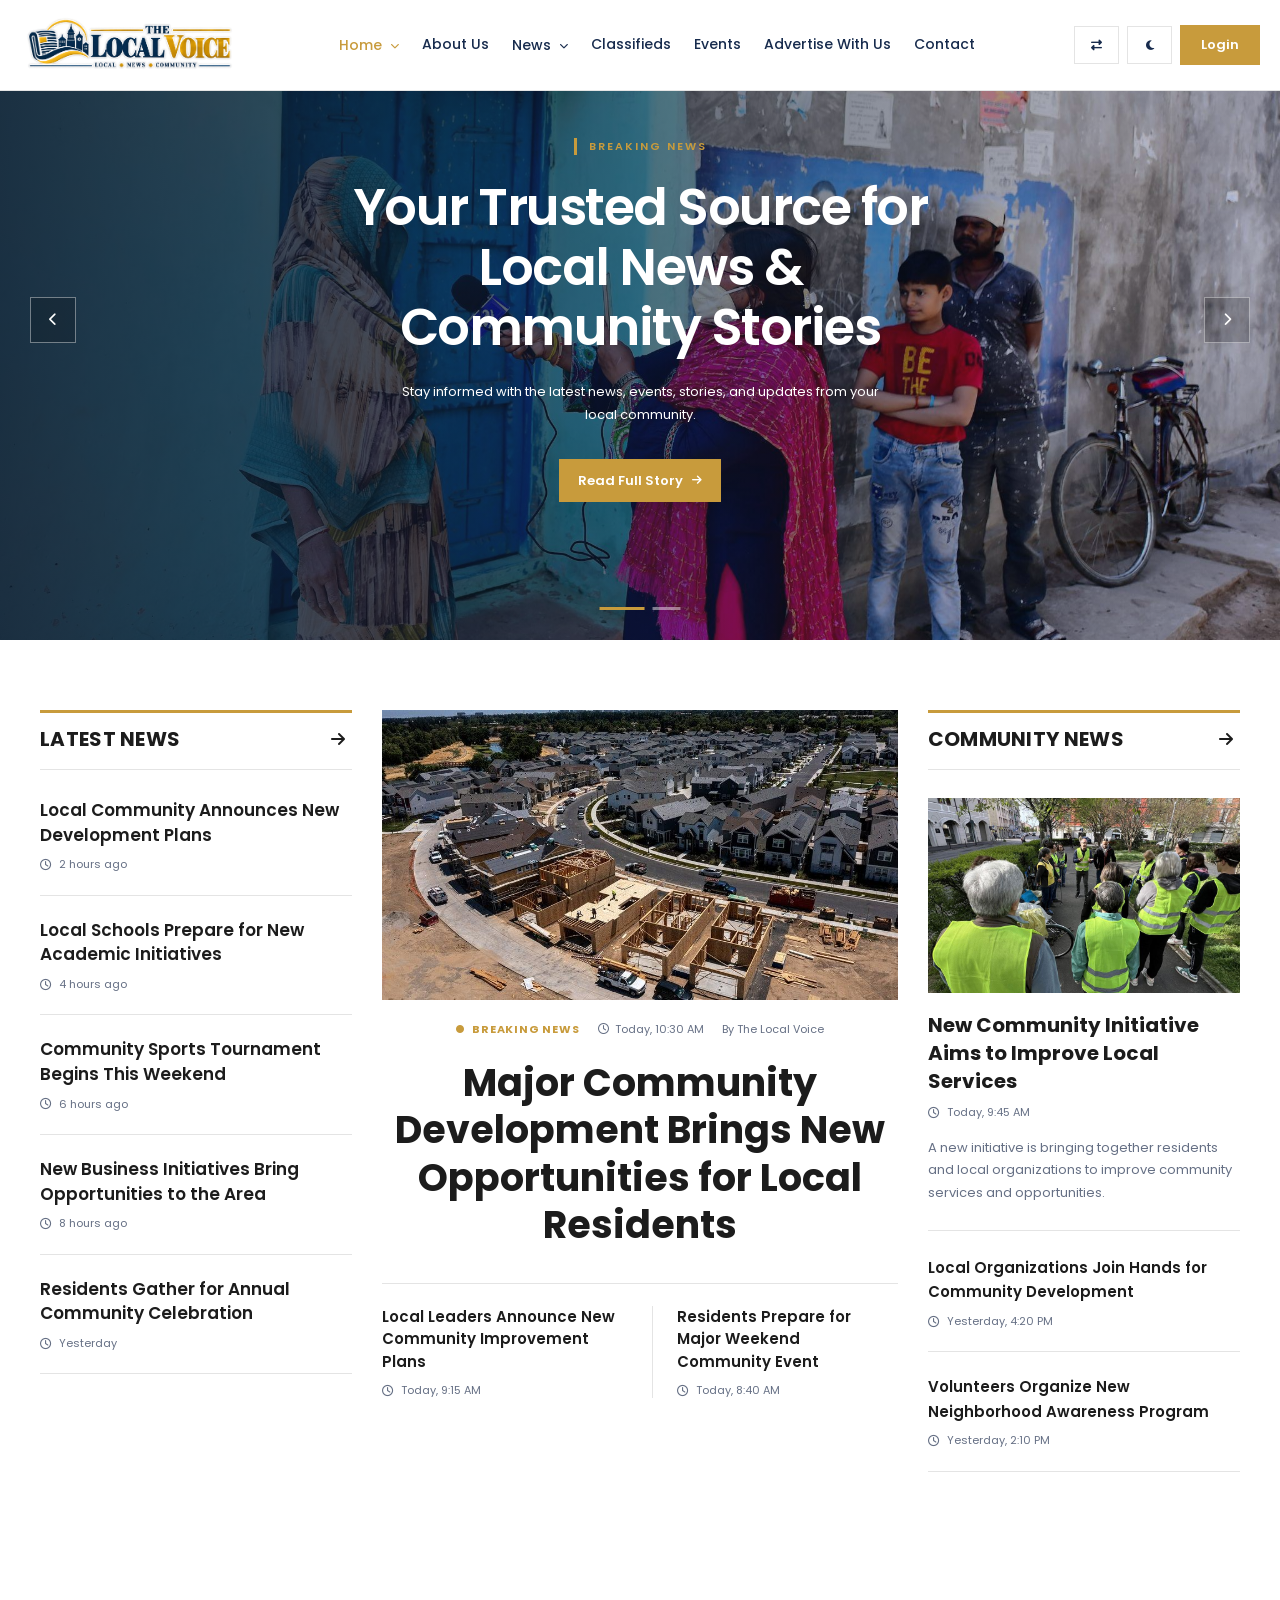
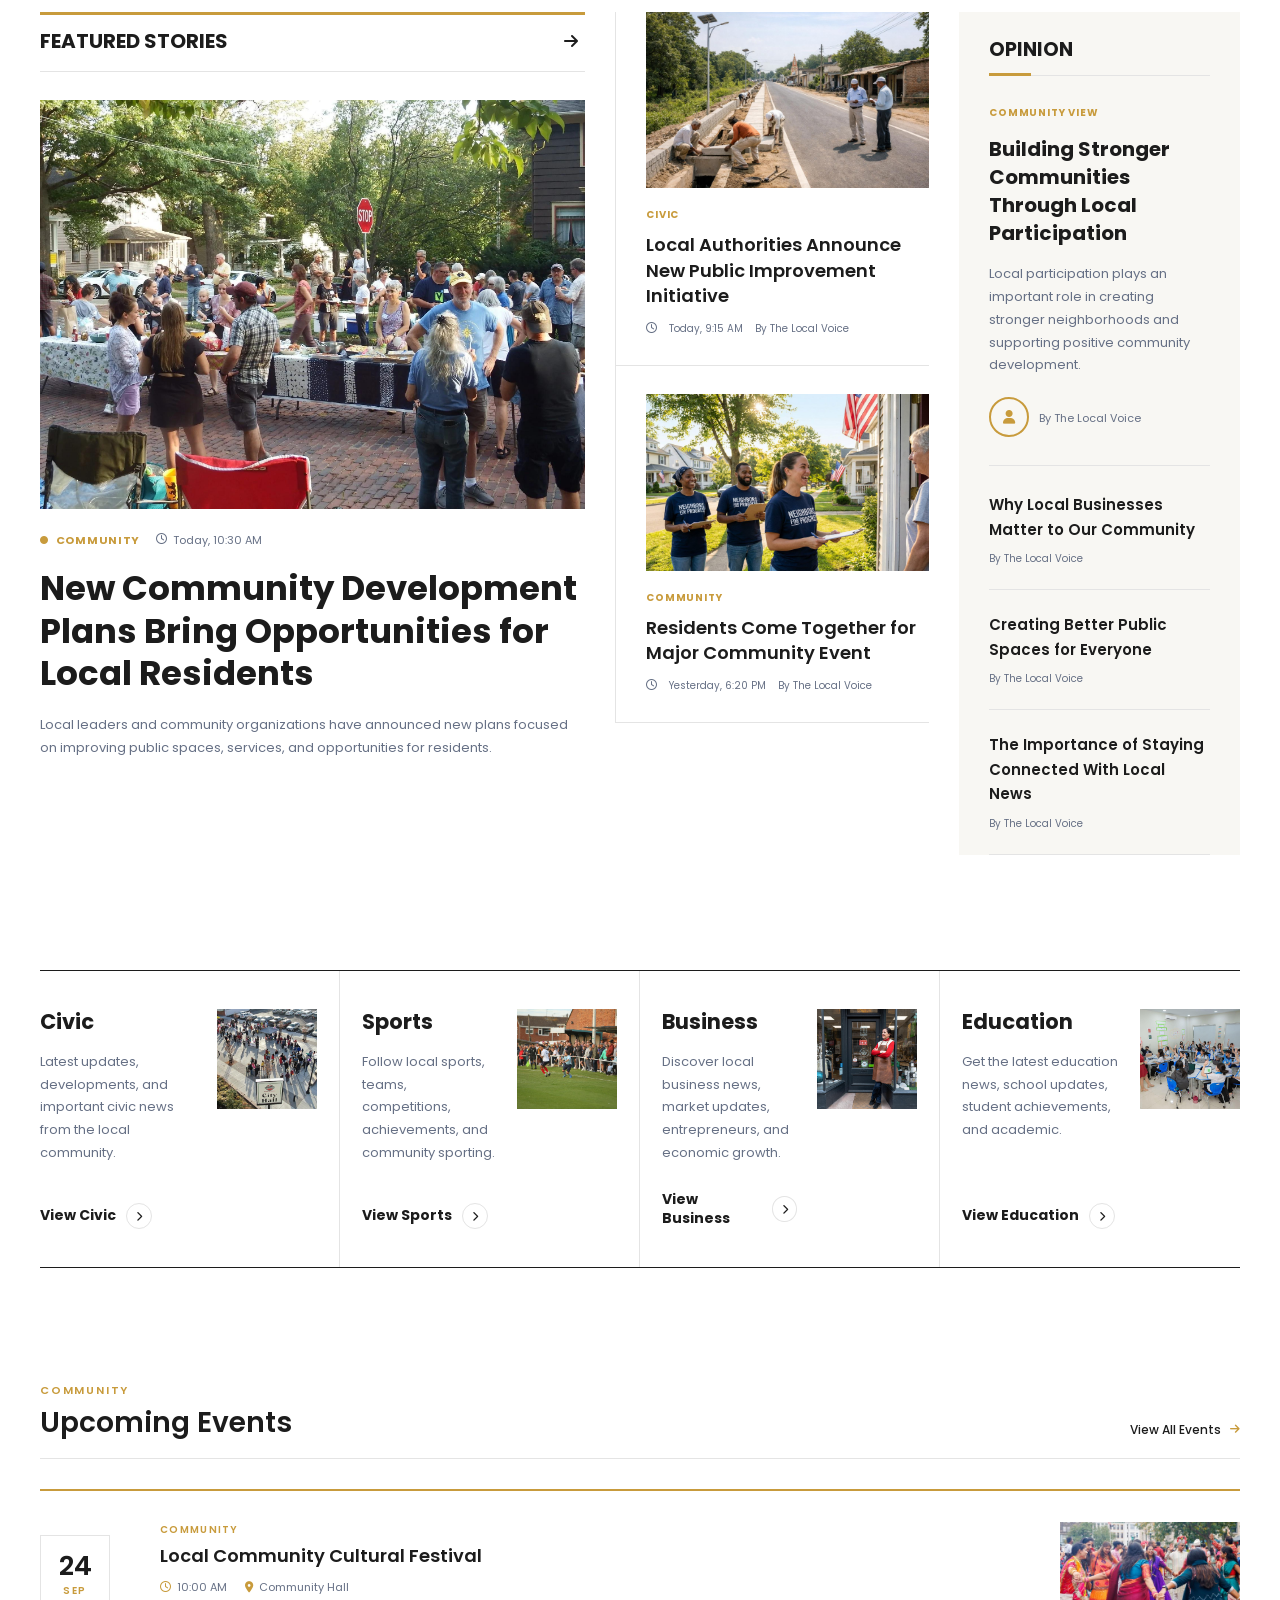
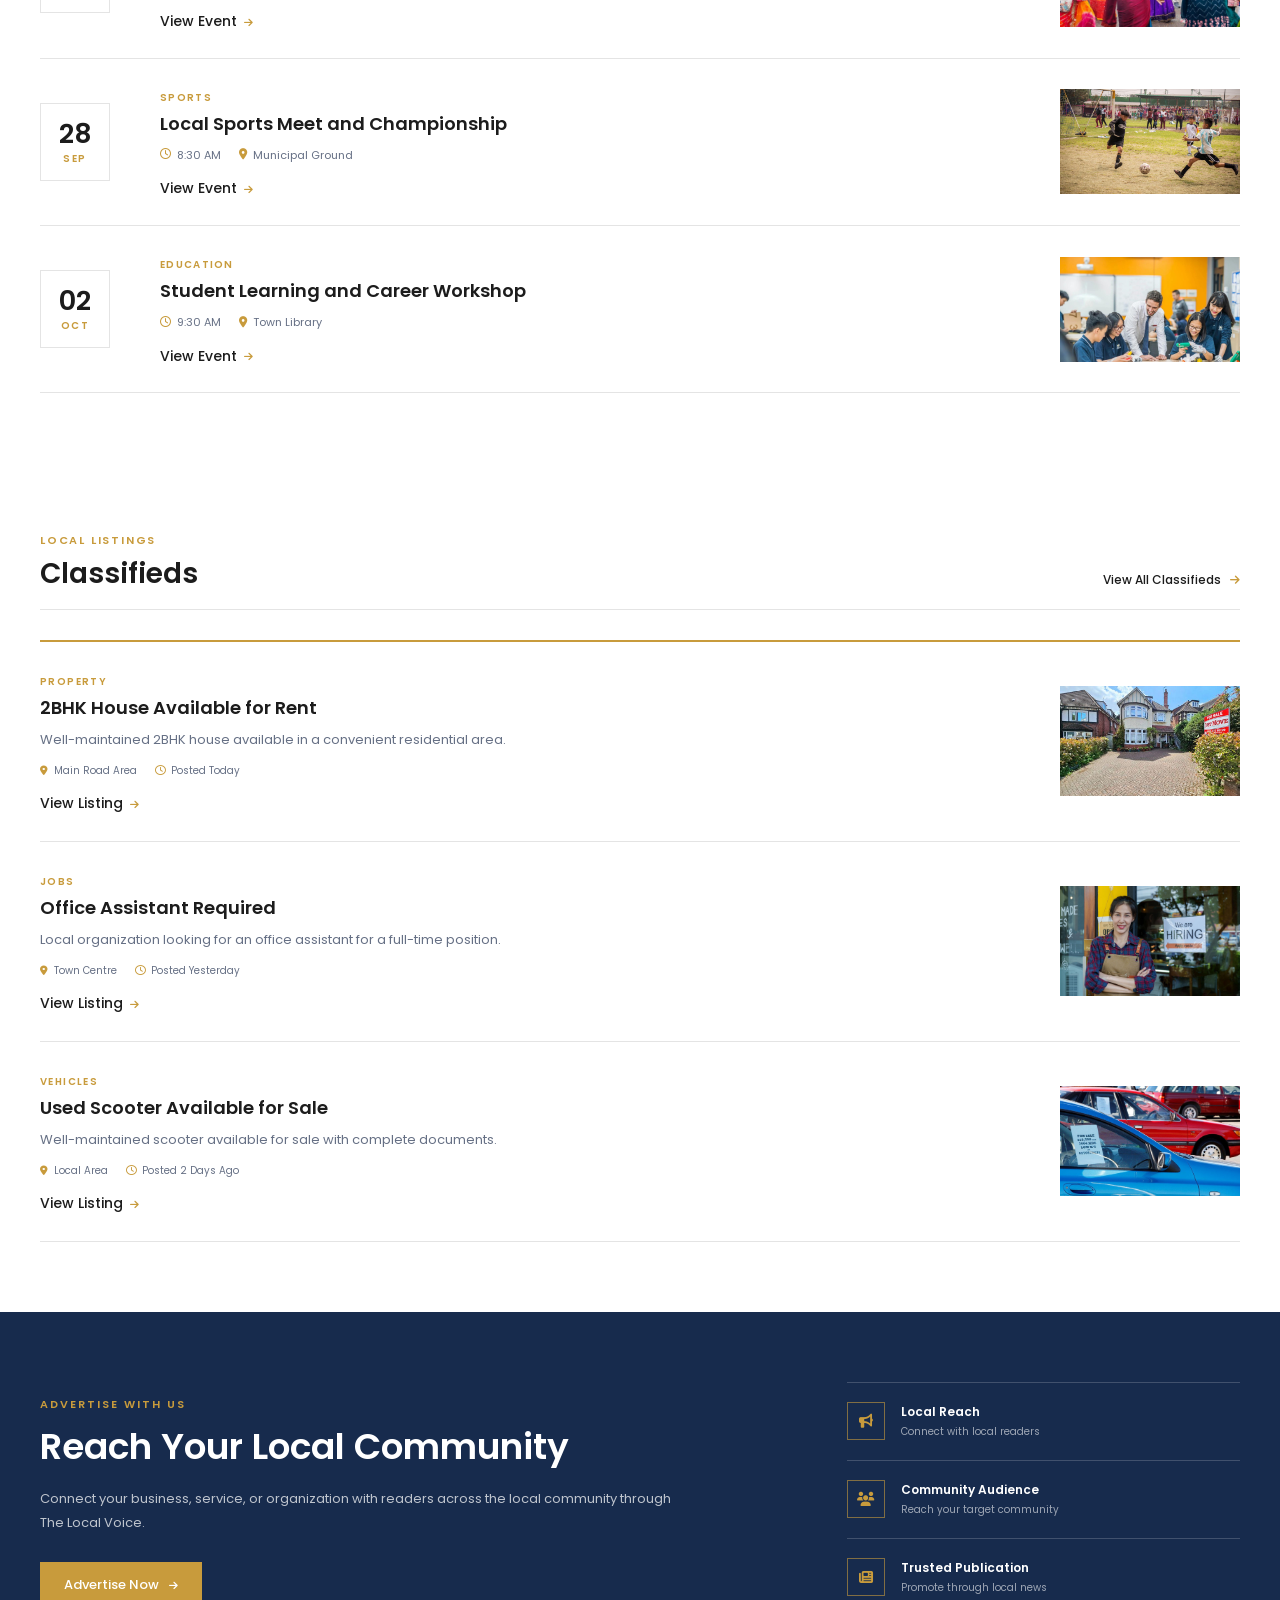
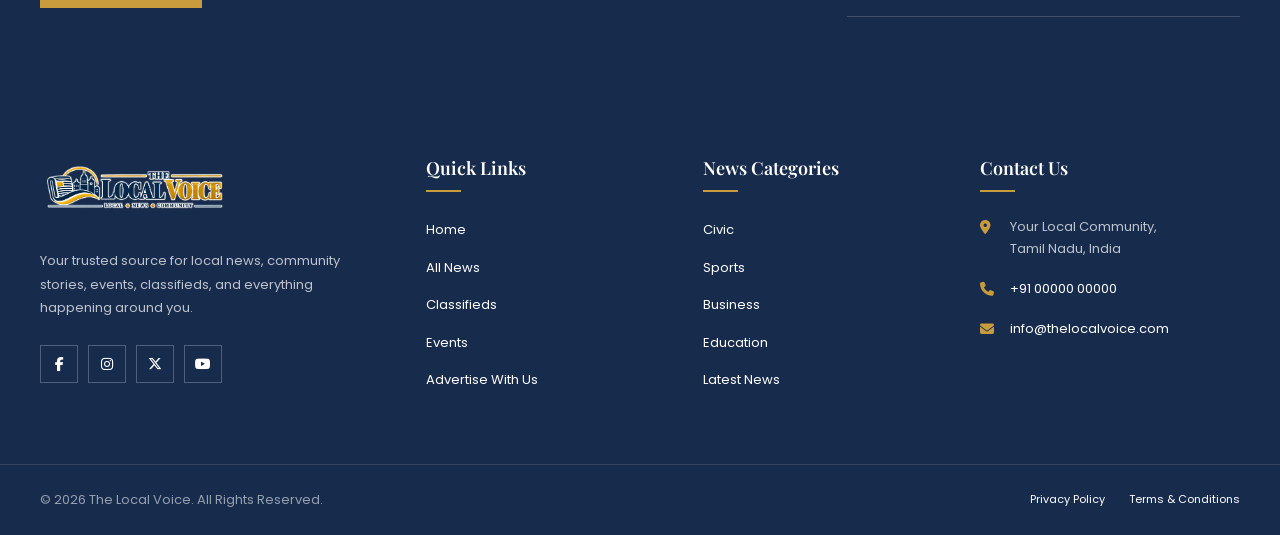
<file: index.html>
<!DOCTYPE html>
<html lang="en" dir="ltr">

<head>

    <!-- =====================================================
         BASIC META
    ====================================================== -->

    <meta charset="UTF-8">

    <meta
        name="viewport"
        content="width=device-width, initial-scale=1.0"
    >

    <meta
        name="description"
        content="The Local Voice - Local Newspaper and Community News Portal"
    >

    <meta
        name="keywords"
        content="local news, community news, newspaper, events, classifieds"
    >

    <meta
        name="author"
        content="The Local Voice"
    >


    <!-- =====================================================
         PAGE TITLE
    ====================================================== -->

    <title>
        The Local Voice | Local News & Community
    </title>
<link
    rel="icon"
    type="image/png"
    href="images/logo.png"
>

    <!-- =====================================================
         GOOGLE FONT
    ====================================================== -->

    <link
        rel="preconnect"
        href="https://fonts.googleapis.com"
    >

    <link
        rel="preconnect"
        href="https://fonts.gstatic.com"
        crossorigin
    >

    <link
        href="https://fonts.googleapis.com/css2?family=Playfair+Display:wght@500;600;700&family=Poppins:wght@400;500;600;700&display=swap"
        rel="stylesheet"
    >


    <!-- =====================================================
         FONT AWESOME
    ====================================================== -->

    <link
        rel="stylesheet"
        href="https://cdnjs.cloudflare.com/ajax/libs/font-awesome/6.5.2/css/all.min.css"
    >


    <!-- =====================================================
         MAIN CSS
    ====================================================== -->

    <link
        rel="stylesheet"
        href="css/style.css"
    >
    <link
        rel="stylesheet"
        href="css/responsive.css"
    >

</head>


<body>


    <!-- =====================================================
         HEADER START
    ====================================================== -->

    <header
        class="site-header"
        id="siteHeader"
    >

        <div class="header-container">


            <!-- =================================================
                 LOGO
            ================================================== -->

            <a
                href="index.html"
                class="site-logo"
                aria-label="The Local Voice Home"
            >

                <!-- Light Mode Logo -->

                <img
                    src="images/logo.png"
                    alt="The Local Voice"
                    class="logo-light"
                >


                <!-- Dark Mode Logo -->

                <img
                    src="images/logo.png"
                    alt="The Local Voice"
                    class="logo-dark"
                >

            </a>


            <!-- =================================================
                 DESKTOP NAVIGATION
            ================================================== -->

            <nav
                class="desktop-navigation"
                id="desktopNavigation"
                aria-label="Main Navigation"
            >


                <!-- =============================================
                     HOME DROPDOWN
                ============================================== -->

                <div class="nav-dropdown">

                    <button
                        type="button"
                        class="nav-dropdown-toggle active"
                        aria-expanded="false"
                    >
                        Home

                        <i
                            class="fa-solid fa-chevron-down"
                            aria-hidden="true"
                        ></i>

                    </button>


                    <div class="nav-dropdown-menu">

                        <a href="index.html"class="active">
                            Home 1
                        </a>

                        <a href="home2.html">
                            Home 2
                        </a>

                    </div>

                </div>
                <a
                    href="about.html"
                    class="nav-link"
                >
                    About Us
                </a>


                <!-- =============================================
                     NEWS DROPDOWN
                ============================================== -->

                <div class="nav-dropdown">

                    <button
                        type="button"
                        class="nav-dropdown-toggle"
                        aria-expanded="false"
                    >
                        News

                        <i
                            class="fa-solid fa-chevron-down"
                            aria-hidden="true"
                        ></i>

                    </button>


                    <div class="nav-dropdown-menu">

                        

                        <a href="civic.html">
                            Civic
                        </a>

                        <a href="sports.html">
                            Sports
                        </a>

                        <a href="business.html">
                            Business
                        </a>

                        <a href="education.html">
                            Education
                        </a>

                    </div>

                </div>


                <!-- =============================================
                     NORMAL NAVIGATION LINKS
                ============================================== -->

                <a
                    href="classifieds.html"
                    class="nav-link"
                >
                    Classifieds
                </a>


                <a
                    href="events.html"
                    class="nav-link"
                >
                    Events
                </a>


                <a
                    href="advertise.html"
                    class="nav-link"
                >
                    Advertise With Us
                </a>


                <a
                    href="contact.html"
                    class="nav-link"
                >
                    Contact
                </a>

            </nav>


            <!-- =================================================
                 HEADER ACTIONS
            ================================================== -->

            <div class="header-actions">

    <button
        type="button"
        class="header-action-btn rtl-toggle"
        id="rtlToggle"
        aria-label="Switch text direction"
        title="RTL"
    >
        <i class="fa-solid fa-right-left"></i>
    </button>

    <button
        type="button"
        class="header-action-btn dark-toggle"
        id="darkToggle"
        aria-label="Toggle dark mode"
        title="Dark Mode"
    >
        <i class="fa-solid fa-moon"></i>
    </button>

    <a
        href="login.html"
        class="login-btn"
    >
        Login
    </a>

</div>

            <!-- =================================================
                 HAMBURGER BUTTON
            ================================================== -->

            <button
                type="button"
                class="hamburger-btn"
                id="hamburgerBtn"
                aria-label="Open navigation menu"
                aria-expanded="false"
            >

                <i
                    class="fa-solid fa-bars"
                    aria-hidden="true"
                ></i>

            </button>

        </div>


        <!-- =====================================================
             MOBILE NAVIGATION
        ====================================================== -->

        <div
            class="mobile-navigation"
            id="mobileNavigation"
        >

            <div class="mobile-navigation-inner">


                <!-- =============================================
                     MOBILE HOME DROPDOWN
                ============================================== -->

                <div class="mobile-dropdown">

                    <button
                        type="button"
                        class="mobile-dropdown-toggle active"
                        aria-expanded="false"
                    >
                        Home

                        <i
                            class="fa-solid fa-chevron-down"
                            aria-hidden="true"
                        ></i>

                    </button>


                    <div class="mobile-dropdown-menu">

                        <a href="index.html">
                            Home 1
                        </a>

                        <a href="home2.html">
                            Home 2
                        </a>

                    </div>

                </div>
                <a
                    href="about.html"
                    class="mobile-nav-link"
                >
                    About Us
                </a>


                <!-- =============================================
                     MOBILE NEWS DROPDOWN
                ============================================== -->

                <div class="mobile-dropdown">

                    <button
                        type="button"
                        class="mobile-dropdown-toggle"
                        aria-expanded="false"
                    >
                        News

                        <i
                            class="fa-solid fa-chevron-down"
                            aria-hidden="true"
                        ></i>

                    </button>


                    <div class="mobile-dropdown-menu">

                        

                        <a href="civic.html">
                            Civic
                        </a>

                        <a href="sports.html">
                            Sports
                        </a>

                        <a href="business.html">
                            Business
                        </a>

                        <a href="education.html">
                            Education
                        </a>

                    </div>

                </div>


                <!-- =============================================
                     MOBILE NORMAL LINKS
                ============================================== -->

                <a
                    href="classifieds.html"
                    class="mobile-nav-link"
                >
                    Classifieds
                </a>


                <a
                    href="events.html"
                    class="mobile-nav-link"
                >
                    Events
                </a>


                <a
                    href="advertise.html"
                    class="mobile-nav-link"
                >
                    Advertise With Us
                </a>


                <a
                    href="contact.html"
                    class="mobile-nav-link"
                >
                    Contact
                </a>


                <!-- =============================================
                     MOBILE ACTIONS
                ============================================== -->

                <div class="mobile-actions">

    <button
        type="button"
        class="mobile-action-btn"
        id="mobileRtlToggle"
        aria-label="Switch text direction"
        title="RTL"
    >
        <i class="fa-solid fa-right-left"></i>
    </button>

    <button
        type="button"
        class="mobile-action-btn"
        id="mobileDarkToggle"
        aria-label="Toggle dark mode"
        title="Dark Mode"
    >
        <i class="fa-solid fa-moon"></i>
    </button>

    <a
        href="login.html"
        class="mobile-login-btn"
    >
        Login
    </a>

</div>
            </div>

        </div>

    </header>


    <!-- =====================================================
         HEADER END
    ====================================================== -->


    <!-- =====================================================
         MAIN CONTENT START
         We will add this later.
    ====================================================== -->

    <main>
<!-- =========================================================
     HOME 1 — HERO SLIDER
========================================================= -->

<section class="home1-hero" id="home1Hero">

    <!-- SLIDE 1 -->
    <div class="home1-hero-slide active">

        <div class="home1-hero-overlay"></div>

        <div class="home1-hero-content">

            <span class="home1-hero-category">
                BREAKING NEWS
            </span>

            <h1 class="home1-hero-title">
                Your Trusted Source for
                Local News & Community Stories
            </h1>

            <p class="home1-hero-description">
                Stay informed with the latest news, events,
                stories, and updates from your local community.
            </p>

            <a href="news.html" class="home1-hero-btn">
                Read Full Story
                <i class="fa-solid fa-arrow-right"></i>
            </a>

        </div>

    </div>


    <!-- SLIDE 2 -->
    <div class="home1-hero-slide">

        <div class="home1-hero-overlay"></div>

        <div class="home1-hero-content">

            <span class="home1-hero-category">
                COMMUNITY NEWS
            </span>

            <h2 class="home1-hero-title">
                Stories That Connect
                Our Community
            </h2>

            <p class="home1-hero-description">
                Discover what is happening around your
                neighborhood, from community events to
                important local updates.
            </p>

            <a href="news.html" class="home1-hero-btn">
                Explore Local News
                <i class="fa-solid fa-arrow-right"></i>
            </a>

        </div>

    </div>


    <!-- SLIDER CONTROLS -->

    <button
        type="button"
        class="home1-hero-arrow home1-hero-prev"
        id="home1HeroPrev"
        aria-label="Previous slide"
    >
        <i class="fa-solid fa-chevron-left"></i>
    </button>


    <button
        type="button"
        class="home1-hero-arrow home1-hero-next"
        id="home1HeroNext"
        aria-label="Next slide"
    >
        <i class="fa-solid fa-chevron-right"></i>
    </button>


    <!-- SLIDER DOTS -->

    <div class="home1-hero-dots">

        <button
            type="button"
            class="home1-hero-dot active"
            data-slide="0"
            aria-label="Go to slide 1"
        ></button>

        <button
            type="button"
            class="home1-hero-dot"
            data-slide="1"
            aria-label="Go to slide 2"
        ></button>

    </div>

</section>
<!-- =========================================================
     HOME 1 — LATEST NEWS SECTION
========================================================= -->

<section class="home1-news-section" id="home1LatestNews">

    <div class="home1-news-container">

        <!-- =================================================
             LEFT COLUMN — LATEST NEWS
        ================================================== -->

        <aside class="home1-news-left">

            <div class="home1-column-heading">

                <h2>
                    Latest News
                </h2>

                <a href="news.html" aria-label="View all latest news">
                    <i class="fa-solid fa-arrow-right"></i>
                </a>

            </div>


            <div class="home1-latest-list">

                <!-- NEWS ITEM -->

                <article class="home1-latest-item">

                    <a href="news.html" class="home1-latest-title">
                        Local Community Announces New Development Plans
                    </a>

                    <div class="home1-news-meta">

                        <i class="fa-regular fa-clock"></i>

                        <span>
                            2 hours ago
                        </span>

                    </div>

                </article>


                <!-- NEWS ITEM -->

                <article class="home1-latest-item">

                    <a href="news.html" class="home1-latest-title">
                        Local Schools Prepare for New Academic Initiatives
                    </a>

                    <div class="home1-news-meta">

                        <i class="fa-regular fa-clock"></i>

                        <span>
                            4 hours ago
                        </span>

                    </div>

                </article>


                <!-- NEWS ITEM -->

                <article class="home1-latest-item">

                    <a href="news.html" class="home1-latest-title">
                        Community Sports Tournament Begins This Weekend
                    </a>

                    <div class="home1-news-meta">

                        <i class="fa-regular fa-clock"></i>

                        <span>
                            6 hours ago
                        </span>

                    </div>

                </article>


                <!-- NEWS ITEM -->

                <article class="home1-latest-item">

                    <a href="news.html" class="home1-latest-title">
                        New Business Initiatives Bring Opportunities to the Area
                    </a>

                    <div class="home1-news-meta">

                        <i class="fa-regular fa-clock"></i>

                        <span>
                            8 hours ago
                        </span>

                    </div>

                </article>


                <!-- NEWS ITEM -->

                <article class="home1-latest-item">

                    <a href="news.html" class="home1-latest-title">
                        Residents Gather for Annual Community Celebration
                    </a>

                    <div class="home1-news-meta">

                        <i class="fa-regular fa-clock"></i>

                        <span>
                            Yesterday
                        </span>

                    </div>

                </article>

            </div>

        </aside>


        <!-- =================================================
             CENTER COLUMN — FEATURED NEWS
        ================================================== -->

        <main class="home1-news-featured">

            <a
                href="news.html"
                class="home1-featured-image"
            >
                <img
                    src="images/home1-news-featured.jpg"
                    alt="Local community news"
                >
            </a>


            <div class="home1-featured-meta">

                <span class="home1-breaking-label">
                    <i class="fa-solid fa-circle"></i>
                    Breaking News
                </span>

                <span class="home1-featured-date">
                    <i class="fa-regular fa-clock"></i>
                    Today, 10:30 AM
                </span>

                <span class="home1-featured-author">
                    By The Local Voice
                </span>

            </div>


            <h2 class="home1-featured-title">

                <a href="news.html">
                    Major Community Development Brings New
                    Opportunities for Local Residents
                </a>

            </h2>


            <div class="home1-featured-divider"></div>


            <div class="home1-featured-related">

                <article>

                    <a href="news.html">
                        Local Leaders Announce New Community
                        Improvement Plans
                    </a>

                    <div class="home1-news-meta">

                        <i class="fa-regular fa-clock"></i>

                        <span>
                            Today, 9:15 AM
                        </span>

                    </div>

                </article>


                <article>

                    <a href="news.html">
                        Residents Prepare for Major Weekend
                        Community Event
                    </a>

                    <div class="home1-news-meta">

                        <i class="fa-regular fa-clock"></i>

                        <span>
                            Today, 8:40 AM
                        </span>

                    </div>

                </article>

            </div>

        </main>


        <!-- =================================================
             RIGHT COLUMN — COMMUNITY NEWS
        ================================================== -->

        <aside class="home1-news-right">

            <div class="home1-column-heading">

                <h2>
                    Community News
                </h2>

                <a
                    href="news.html"
                    aria-label="View community news"
                >
                    <i class="fa-solid fa-arrow-right"></i>
                </a>

            </div>


            <article class="home1-side-feature">

                <a
                    href="news.html"
                    class="home1-side-image"
                >
                    <img
                        src="images/home1-community-news.jpg"
                        alt="Community news"
                    >
                </a>


                <h3>
                    <a href="news.html">
                        New Community Initiative Aims to Improve
                        Local Services
                    </a>
                </h3>


                <div class="home1-news-meta">

                    <i class="fa-regular fa-clock"></i>

                    <span>
                        Today, 9:45 AM
                    </span>

                </div>


                <p>
                    A new initiative is bringing together residents
                    and local organizations to improve community
                    services and opportunities.
                </p>

            </article>


            <article class="home1-side-item">

                <h3>
                    <a href="news.html">
                        Local Organizations Join Hands for
                        Community Development
                    </a>
                </h3>

                <div class="home1-news-meta">

                    <i class="fa-regular fa-clock"></i>

                    <span>
                        Yesterday, 4:20 PM
                    </span>

                </div>

            </article>


            <article class="home1-side-item">

                <h3>
                    <a href="news.html">
                        Volunteers Organize New Neighborhood
                        Awareness Program
                    </a>
                </h3>

                <div class="home1-news-meta">

                    <i class="fa-regular fa-clock"></i>

                    <span>
                        Yesterday, 2:10 PM
                    </span>

                </div>

            </article>

        </aside>

    </div>

</section>
<!-- =========================================================
     HOME 1 — FEATURED STORIES + OPINION
========================================================= -->

<section class="home1-featured-section" id="home1FeaturedStories">

    <div class="home1-featured-container">

        <!-- =================================================
             MAIN FEATURED COLUMN
        ================================================== -->

        <div class="home1-featured-main">

            <!-- SECTION HEADING -->

            <div class="home1-featured-heading">

                <h2>
                    Featured Stories
                </h2>

                <a
                    href="news.html"
                    aria-label="View all featured stories"
                >
                    <i class="fa-solid fa-arrow-right"></i>
                </a>

            </div>


            <!-- MAIN STORY -->

            <article class="home1-featured-main-story">

                <a
                    href="news.html"
                    class="home1-featured-main-image"
                >
                    <img
                        src="images/home1-featured-main.jpg"
                        alt="Local community story"
                    >
                </a>


                <div class="home1-featured-main-meta">

                    <span class="home1-featured-category">
                        <i class="fa-solid fa-circle"></i>
                        Community
                    </span>

                    <span>
                        <i class="fa-regular fa-clock"></i>
                        Today, 10:30 AM
                    </span>

                </div>


                <h3 class="home1-featured-main-title">

                    <a href="news.html">
                        New Community Development Plans Bring
                        Opportunities for Local Residents
                    </a>

                </h3>


                <p class="home1-featured-main-description">
                    Local leaders and community organizations have
                    announced new plans focused on improving public
                    spaces, services, and opportunities for residents.
                </p>

            </article>

        </div>


        <!-- =================================================
             SECONDARY STORIES COLUMN
        ================================================== -->

        <div class="home1-featured-secondary">

            <!-- SECONDARY STORY 1 -->

            <article class="home1-featured-small-story">

                <a
                    href="civic.html"
                    class="home1-featured-small-image"
                >
                    <img
                        src="images/home1-featured-civic.jpg"
                        alt="Civic news"
                    >
                </a>


                <div class="home1-featured-small-content">

                    <span class="home1-featured-small-category">
                        Civic
                    </span>


                    <h3>
                        <a href="civic.html">
                            Local Authorities Announce New
                            Public Improvement Initiative
                        </a>
                    </h3>


                    <div class="home1-featured-small-meta">

                        <i class="fa-regular fa-clock"></i>

                        <span>
                            Today, 9:15 AM
                        </span>

                        <span>
                            By The Local Voice
                        </span>

                    </div>

                </div>

            </article>


            <!-- SECONDARY STORY 2 -->

            <article class="home1-featured-small-story">

                <a
                    href="news.html"
                    class="home1-featured-small-image"
                >
                    <img
                        src="images/home1-featured-community.jpg"
                        alt="Community news"
                    >
                </a>


                <div class="home1-featured-small-content">

                    <span class="home1-featured-small-category">
                        Community
                    </span>


                    <h3>
                        <a href="news.html">
                            Residents Come Together for
                            Major Community Event
                        </a>
                    </h3>


                    <div class="home1-featured-small-meta">

                        <i class="fa-regular fa-clock"></i>

                        <span>
                            Yesterday, 6:20 PM
                        </span>

                        <span>
                            By The Local Voice
                        </span>

                    </div>

                </div>

            </article>

        </div>


        <!-- =================================================
             OPINION COLUMN
        ================================================== -->

        <aside class="home1-opinion-column">

            <div class="home1-opinion-heading">

                <h2>
                    Opinion
                </h2>

            </div>


            <!-- OPINION FEATURE -->

            <article class="home1-opinion-feature">

                <span class="home1-opinion-label">
                    Community View
                </span>


                <h3>

                    <a href="news.html">
                        Building Stronger Communities Through
                        Local Participation
                    </a>

                </h3>


                <p>
                    Local participation plays an important role
                    in creating stronger neighborhoods and
                    supporting positive community development.
                </p>


                <div class="home1-opinion-author">

                    <div class="home1-opinion-author-icon">
                        <i class="fa-solid fa-user"></i>
                    </div>

                    <div>

                        <span>
                            By The Local Voice
                        </span>

                    </div>

                </div>

            </article>


            <!-- OPINION ITEM 1 -->

            <article class="home1-opinion-item">

                <h3>

                    <a href="news.html">
                        Why Local Businesses Matter to
                        Our Community
                    </a>

                </h3>

                <span>
                    By The Local Voice
                </span>

            </article>


            <!-- OPINION ITEM 2 -->

            <article class="home1-opinion-item">

                <h3>

                    <a href="news.html">
                        Creating Better Public Spaces
                        for Everyone
                    </a>

                </h3>

                <span>
                    By The Local Voice
                </span>

            </article>


            <!-- OPINION ITEM 3 -->

            <article class="home1-opinion-item">

                <h3>

                    <a href="news.html">
                        The Importance of Staying Connected
                        With Local News
                    </a>

                </h3>

                <span>
                    By The Local Voice
                </span>

            </article>

        </aside>

    </div>

</section>
<!-- =========================================================
     HOME 1 — NEWS CATEGORIES
========================================================= -->

<section class="home1-category-links" id="home1CategoryLinks">

    <div class="home1-category-container">


        <!-- =================================================
             CIVIC
        ================================================== -->

        <article class="home1-category-item">

            <div class="home1-category-content">

                <h2>
                    Civic
                </h2>

                <p>
                    Latest updates, developments, and important
                    civic news from the local community.
                </p>

                <a href="civic.html">
                    View Civic

                    <i class="fa-solid fa-chevron-right"></i>
                </a>

            </div>

            <div class="home1-category-image">

                <img
                    src="images/home1-civic.jpg"
                    alt="Civic News"
                >

            </div>

        </article>


        <!-- =================================================
             SPORTS
        ================================================== -->

        <article class="home1-category-item">

            <div class="home1-category-content">

                <h2>
                    Sports
                </h2>

                <p>
                    Follow local sports, teams, competitions,
                    achievements, and community sporting.
                </p>

                <a href="sports.html">
                    View Sports

                    <i class="fa-solid fa-chevron-right"></i>
                </a>

            </div>

            <div class="home1-category-image">

                <img
                    src="images/home1-sports.jpg"
                    alt="Sports News"
                >

            </div>

        </article>


        <!-- =================================================
             BUSINESS
        ================================================== -->

        <article class="home1-category-item">

            <div class="home1-category-content">

                <h2>
                    Business
                </h2>

                <p>
                    Discover local business news, market updates,
                    entrepreneurs, and economic growth.
                </p>

                <a href="business.html">
                    View Business

                    <i class="fa-solid fa-chevron-right"></i>
                </a>

            </div>

            <div class="home1-category-image">

                <img
                    src="images/home1-business.jpg"
                    alt="Business News"
                >

            </div>

        </article>


        <!-- =================================================
             EDUCATION
        ================================================== -->

        <article class="home1-category-item">

            <div class="home1-category-content">

                <h2>
                    Education
                </h2>

                <p>
                    Get the latest education news, school updates,
                    student achievements, and academic.
                </p>

                <a href="education.html">
                    View Education

                    <i class="fa-solid fa-chevron-right"></i>
                </a>

            </div>

            <div class="home1-category-image">

                <img
                    src="images/home1-education.jpg"
                    alt="Education News"
                >

            </div>

        </article>


    </div>

</section>
<!=========================================================
   HOME 1 — COMMUNITY EVENTS
   PART 1 — HTML
========================================================= !>

<section class="home1-events-section" id="home1CommunityEvents">

    <div class="home1-events-container">


        <!-- =================================================
             SECTION HEADING
        ================================================== -->

        <div class="home1-events-heading">

            <div class="home1-events-heading-left">

                <span class="home1-events-eyebrow">
                    COMMUNITY
                </span>

                <h2>
                    Upcoming Events
                </h2>

            </div>

            <a
                href="events.html"
                class="home1-events-view-all"
            >
                View All Events

                <i class="fa-solid fa-arrow-right"></i>
            </a>

        </div>


        <!-- =================================================
             EVENTS LIST
        ================================================== -->

        <div class="home1-events-list">


            <!-- =================================================
                 EVENT 1
            ================================================== -->

            <article class="home1-event-item">

                <!-- DATE -->

                <div class="home1-event-date">

                    <span class="home1-event-day">
                        24
                    </span>

                    <span class="home1-event-month">
                        SEP
                    </span>

                </div>


                <!-- CONTENT -->

                <div class="home1-event-content">

                    <span class="home1-event-category">
                        COMMUNITY
                    </span>

                    <h3>
                        <a href="events.html">
                            Local Community Cultural Festival
                        </a>
                    </h3>

                    <div class="home1-event-meta">

                        <span>
                            <i class="fa-regular fa-clock"></i>
                            10:00 AM
                        </span>

                        <span>
                            <i class="fa-solid fa-location-dot"></i>
                            Community Hall
                        </span>

                    </div>

                    <a
                        href="events.html"
                        class="home1-event-link"
                    >
                        View Event

                        <i class="fa-solid fa-arrow-right"></i>
                    </a>

                </div>


                <!-- IMAGE -->

                <a
                    href="events.html"
                    class="home1-event-image"
                >
                    <img
                        src="images/home1-event-community.jpg"
                        alt="Community cultural festival"
                    >
                </a>

            </article>


            <!-- =================================================
                 EVENT 2
            ================================================== -->

            <article class="home1-event-item">

                <!-- DATE -->

                <div class="home1-event-date">

                    <span class="home1-event-day">
                        28
                    </span>

                    <span class="home1-event-month">
                        SEP
                    </span>

                </div>


                <!-- CONTENT -->

                <div class="home1-event-content">

                    <span class="home1-event-category">
                        SPORTS
                    </span>

                    <h3>
                        <a href="events.html">
                            Local Sports Meet and Championship
                        </a>
                    </h3>

                    <div class="home1-event-meta">

                        <span>
                            <i class="fa-regular fa-clock"></i>
                            8:30 AM
                        </span>

                        <span>
                            <i class="fa-solid fa-location-dot"></i>
                            Municipal Ground
                        </span>

                    </div>

                    <a
                        href="events.html"
                        class="home1-event-link"
                    >
                        View Event

                        <i class="fa-solid fa-arrow-right"></i>
                    </a>

                </div>


                <!-- IMAGE -->

                <a
                    href="events.html"
                    class="home1-event-image"
                >
                    <img
                        src="images/home1-event-sports.jpg"
                        alt="Local sports event"
                    >
                </a>

            </article>


            <!-- =================================================
                 EVENT 3
            ================================================== -->

            <article class="home1-event-item">

                <!-- DATE -->

                <div class="home1-event-date">

                    <span class="home1-event-day">
                        02
                    </span>

                    <span class="home1-event-month">
                        OCT
                    </span>

                </div>


                <!-- CONTENT -->

                <div class="home1-event-content">

                    <span class="home1-event-category">
                        EDUCATION
                    </span>

                    <h3>
                        <a href="events.html">
                            Student Learning and Career Workshop
                        </a>
                    </h3>

                    <div class="home1-event-meta">

                        <span>
                            <i class="fa-regular fa-clock"></i>
                            9:30 AM
                        </span>

                        <span>
                            <i class="fa-solid fa-location-dot"></i>
                            Town Library
                        </span>

                    </div>

                    <a
                        href="events.html"
                        class="home1-event-link"
                    >
                        View Event

                        <i class="fa-solid fa-arrow-right"></i>
                    </a>

                </div>


                <!-- IMAGE -->

                <a
                    href="events.html"
                    class="home1-event-image"
                >
                    <img
                        src="images/home1-event-education.jpg"
                        alt="Education workshop"
                    >
                </a>

            </article>


        </div>

    </div>

</section>
<!-- =========================================================
     HOME 1 — CLASSIFIEDS
     PART 1 : HTML
========================================================= -->

<section class="home1-classifieds-section" id="home1Classifieds">

    <div class="home1-classifieds-container">


        <!-- =================================================
             SECTION HEADING
        ================================================== -->

        <div class="home1-classifieds-heading">

            <div class="home1-classifieds-heading-left">

                <span class="home1-classifieds-eyebrow">
                    LOCAL LISTINGS
                </span>

                <h2>
                    Classifieds
                </h2>

            </div>


            <a
                href="classifieds.html"
                class="home1-classifieds-view-all"
            >
                View All Classifieds

                <i class="fa-solid fa-arrow-right"></i>
            </a>

        </div>


        <!-- =================================================
             CLASSIFIEDS LIST
        ================================================== -->

        <div class="home1-classifieds-list">


            <!-- =================================================
                 CLASSIFIED 1
            ================================================== -->

            <article class="home1-classified-item">

                <div class="home1-classified-content">

                    <span class="home1-classified-category">
                        PROPERTY
                    </span>

                    <h3>
                        <a href="classifieds.html">
                            2BHK House Available for Rent
                        </a>
                    </h3>

                    <p>
                        Well-maintained 2BHK house available
                        in a convenient residential area.
                    </p>

                    <div class="home1-classified-meta">

                        <span>
                            <i class="fa-solid fa-location-dot"></i>
                            Main Road Area
                        </span>

                        <span>
                            <i class="fa-regular fa-clock"></i>
                            Posted Today
                        </span>

                    </div>

                    <a
                        href="classifieds.html"
                        class="home1-classified-link"
                    >
                        View Listing

                        <i class="fa-solid fa-arrow-right"></i>
                    </a>

                </div>


                <a
                    href="classifieds.html"
                    class="home1-classified-image"
                >
                    <img
                        src="images/home1-classified-property.jpg"
                        alt="Property classified listing"
                    >
                </a>

            </article>


            <!-- =================================================
                 CLASSIFIED 2
            ================================================== -->

            <article class="home1-classified-item">

                <div class="home1-classified-content">

                    <span class="home1-classified-category">
                        JOBS
                    </span>

                    <h3>
                        <a href="classifieds.html">
                            Office Assistant Required
                        </a>
                    </h3>

                    <p>
                        Local organization looking for an
                        office assistant for a full-time position.
                    </p>

                    <div class="home1-classified-meta">

                        <span>
                            <i class="fa-solid fa-location-dot"></i>
                            Town Centre
                        </span>

                        <span>
                            <i class="fa-regular fa-clock"></i>
                            Posted Yesterday
                        </span>

                    </div>

                    <a
                        href="classifieds.html"
                        class="home1-classified-link"
                    >
                        View Listing

                        <i class="fa-solid fa-arrow-right"></i>
                    </a>

                </div>


                <a
                    href="classifieds.html"
                    class="home1-classified-image"
                >
                    <img
                        src="images/home1-classified-job.jpg"
                        alt="Job classified listing"
                    >
                </a>

            </article>


            <!-- =================================================
                 CLASSIFIED 3
            ================================================== -->

            <article class="home1-classified-item">

                <div class="home1-classified-content">

                    <span class="home1-classified-category">
                        VEHICLES
                    </span>

                    <h3>
                        <a href="classifieds.html">
                            Used Scooter Available for Sale
                        </a>
                    </h3>

                    <p>
                        Well-maintained scooter available for
                        sale with complete documents.
                    </p>

                    <div class="home1-classified-meta">

                        <span>
                            <i class="fa-solid fa-location-dot"></i>
                            Local Area
                        </span>

                        <span>
                            <i class="fa-regular fa-clock"></i>
                            Posted 2 Days Ago
                        </span>

                    </div>

                    <a
                        href="classifieds.html"
                        class="home1-classified-link"
                    >
                        View Listing

                        <i class="fa-solid fa-arrow-right"></i>
                    </a>

                </div>


                <a
                    href="classifieds.html"
                    class="home1-classified-image"
                >
                    <img
                        src="images/home1-classified-vehicle.jpg"
                        alt="Vehicle classified listing"
                    >
                </a>

            </article>


        </div>

    </div>

</section>
<!-- =========================================================
     HOME 1 — ADVERTISE WITH US
     PART 1 : HTML
========================================================= -->

<section
    class="home1-advertise-section"
    id="home1Advertise"
>

    <div class="home1-advertise-container">


        <!-- =================================================
             CTA CONTENT
        ================================================== -->

        <div class="home1-advertise-content">

            <span class="home1-advertise-eyebrow">
                ADVERTISE WITH US
            </span>

            <h2>
                Reach Your Local Community
            </h2>

            <p>
                Connect your business, service, or organization
                with readers across the local community through
                The Local Voice.
            </p>

            <a
                href="advertise.html"
                class="home1-advertise-button"
            >
                Advertise Now

                <i class="fa-solid fa-arrow-right"></i>
            </a>

        </div>


        <!-- =================================================
             CTA SIDE ELEMENT
        ================================================== -->

        <div class="home1-advertise-side">

            <div class="home1-advertise-side-item">

                <i class="fa-solid fa-bullhorn"></i>

                <div>
                    <strong>
                        Local Reach
                    </strong>

                    <span>
                        Connect with local readers
                    </span>
                </div>

            </div>


            <div class="home1-advertise-side-item">

                <i class="fa-solid fa-users"></i>

                <div>
                    <strong>
                        Community Audience
                    </strong>

                    <span>
                        Reach your target community
                    </span>

                </div>

            </div>


            <div class="home1-advertise-side-item">

                <i class="fa-solid fa-newspaper"></i>

                <div>
                    <strong>
                        Trusted Publication
                    </strong>

                    <span>
                        Promote through local news
                    </span>

                </div>

            </div>

        </div>

    </div>

</section>
    </main>
<! =========================================================
   FOOTER
========================================================= !>

<footer class="site-footer">

    <div class="footer-container">

        <!-- =============================================
             FOOTER BRAND
        ============================================== -->

        <div class="footer-brand">

            <a href="index.html" class="footer-logo">
                <img
                    src="images/logo.png"
                    alt="The Local Voice"
                    class="footer-logo-light"
                >

                
            </a>

            <p class="footer-description">
                Your trusted source for local news, community stories,
                events, classifieds, and everything happening around you.
            </p>

            <div class="footer-social">

                <a href="#" aria-label="Facebook">
                    <i class="fa-brands fa-facebook-f"></i>
                </a>

                <a href="#" aria-label="Instagram">
                    <i class="fa-brands fa-instagram"></i>
                </a>

                <a href="#" aria-label="X">
                    <i class="fa-brands fa-x-twitter"></i>
                </a>

                <a href="#" aria-label="YouTube">
                    <i class="fa-brands fa-youtube"></i>
                </a>

            </div>

        </div>


        <!-- =============================================
             QUICK LINKS
        ============================================== -->

        <div class="footer-column">

            <h3 class="footer-title">
                Quick Links
            </h3>

            <ul class="footer-links">

                <li>
                    <a href="index.html">Home</a>
                </li>

                <li>
                    <a href="news.html">All News</a>
                </li>

                <li>
                    <a href="classifieds.html">Classifieds</a>
                </li>

                <li>
                    <a href="events.html">Events</a>
                </li>

                <li>
                    <a href="advertise.html">Advertise With Us</a>
                </li>

            </ul>

        </div>


        <!-- =============================================
             NEWS CATEGORIES
        ============================================== -->

        <div class="footer-column">

            <h3 class="footer-title">
                News Categories
            </h3>

            <ul class="footer-links">

                <li>
                    <a href="civic.html">Civic</a>
                </li>

                <li>
                    <a href="sports.html">Sports</a>
                </li>

                <li>
                    <a href="business.html">Business</a>
                </li>

                <li>
                    <a href="education.html">Education</a>
                </li>

                <li>
                    <a href="news.html">Latest News</a>
                </li>

            </ul>

        </div>


        <!-- =============================================
             CONTACT
        ============================================== -->

        <div class="footer-column footer-contact">

            <h3 class="footer-title">
                Contact Us
            </h3>

            <div class="footer-contact-item">

                <i class="fa-solid fa-location-dot"></i>

                <p>
                    Your Local Community,<br>
                    Tamil Nadu, India
                </p>

            </div>


            <div class="footer-contact-item">

                <i class="fa-solid fa-phone"></i>

                <a href="tel:+910000000000">
                    +91 00000 00000
                </a>

            </div>


            <div class="footer-contact-item">

                <i class="fa-solid fa-envelope"></i>

                <a href="mailto:info@thelocalvoice.com">
                    info@thelocalvoice.com
                </a>

            </div>

        </div>

    </div>


    <!-- =============================================
         FOOTER BOTTOM
    ============================================== -->

    <div class="footer-bottom">

        <div class="footer-bottom-container">

            <p>
                © 2026 The Local Voice. All Rights Reserved.
            </p>

            <div class="footer-bottom-links">

                <a href="#">
                    Privacy Policy
                </a>

                <a href="#">
                    Terms & Conditions
                </a>

            </div>

        </div>

    </div>

</footer>

    <!-- =====================================================
         JAVASCRIPT
         We will add the header JS later.
    ====================================================== -->
<!-- =========================================================
     SCROLL TO TOP BUTTON
========================================================= -->

<button
    type="button"
    class="scroll-top-btn"
    id="scrollTopBtn"
    aria-label="Scroll to top"
    title="Scroll to top"
>
    <i class="fa-solid fa-arrow-up" aria-hidden="true"></i>
</button>
    <script src="js/script.js"></script>

</body>

</html>
</file>
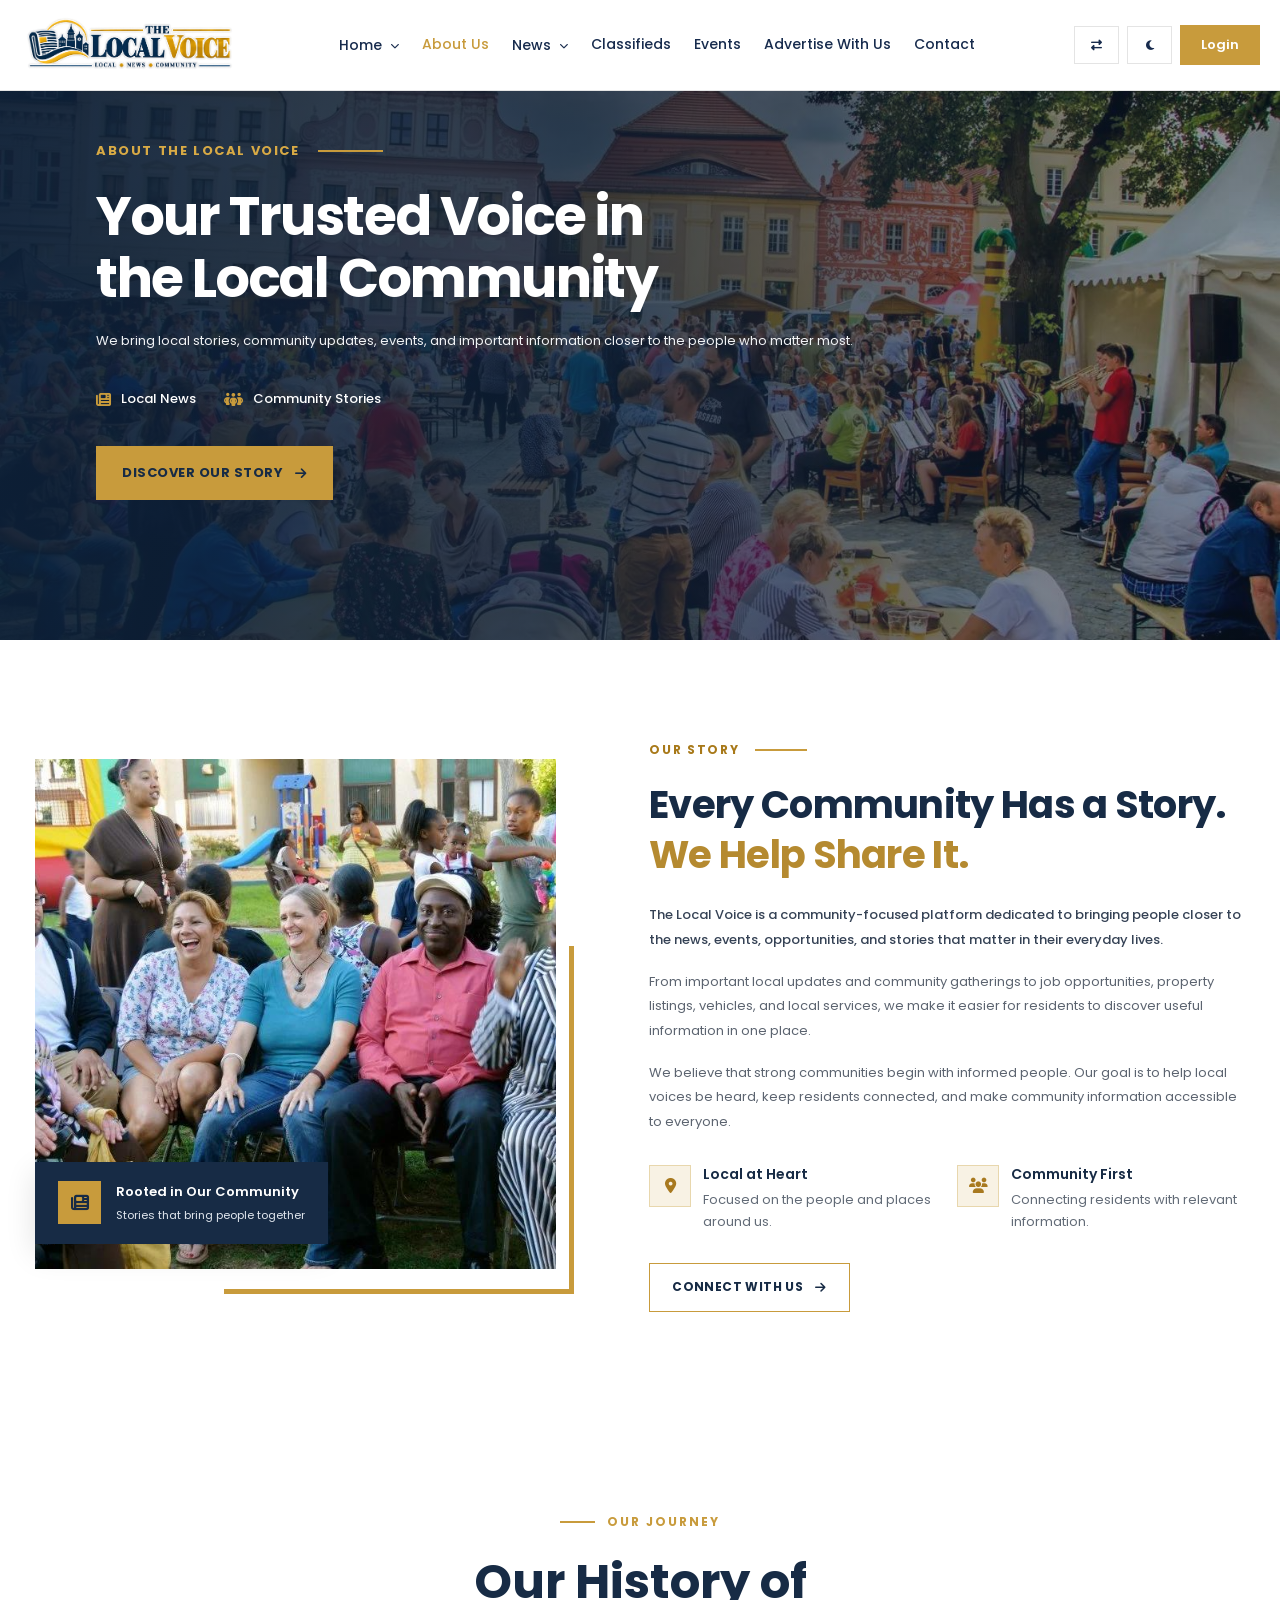
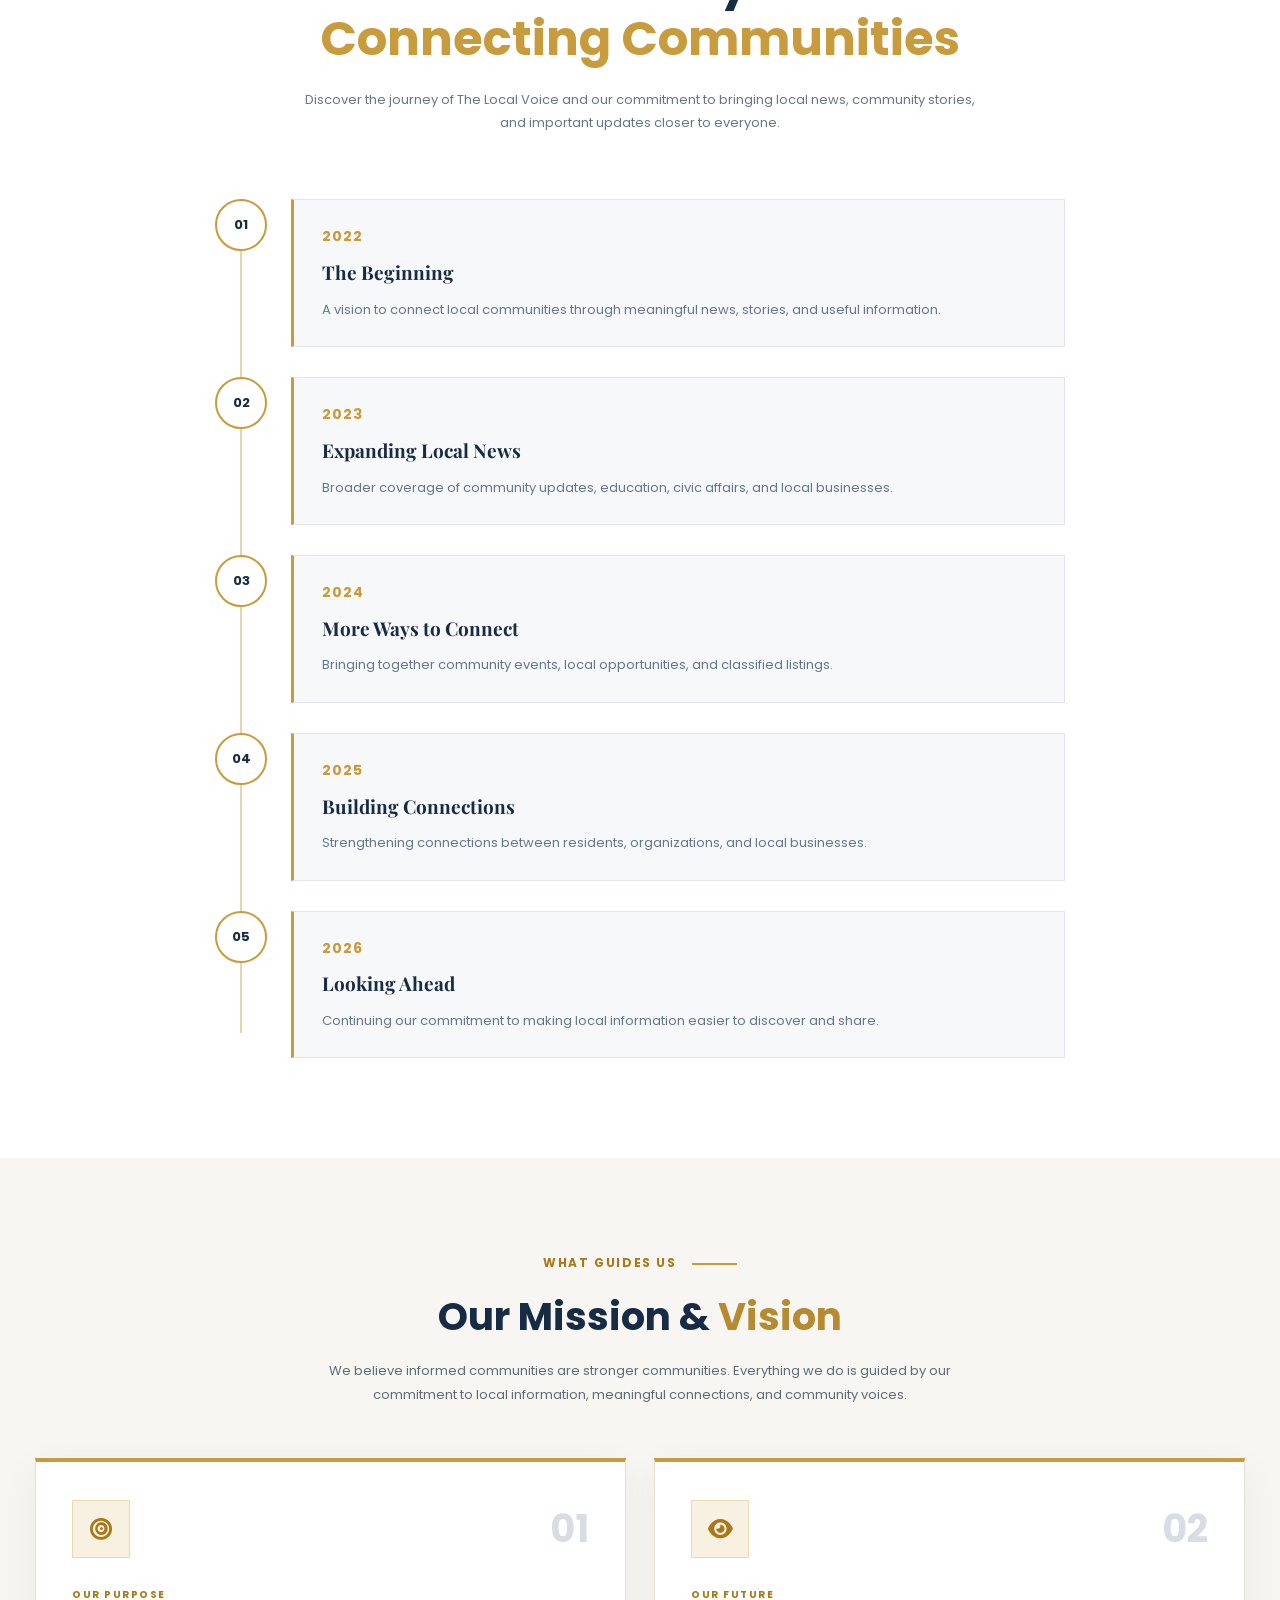
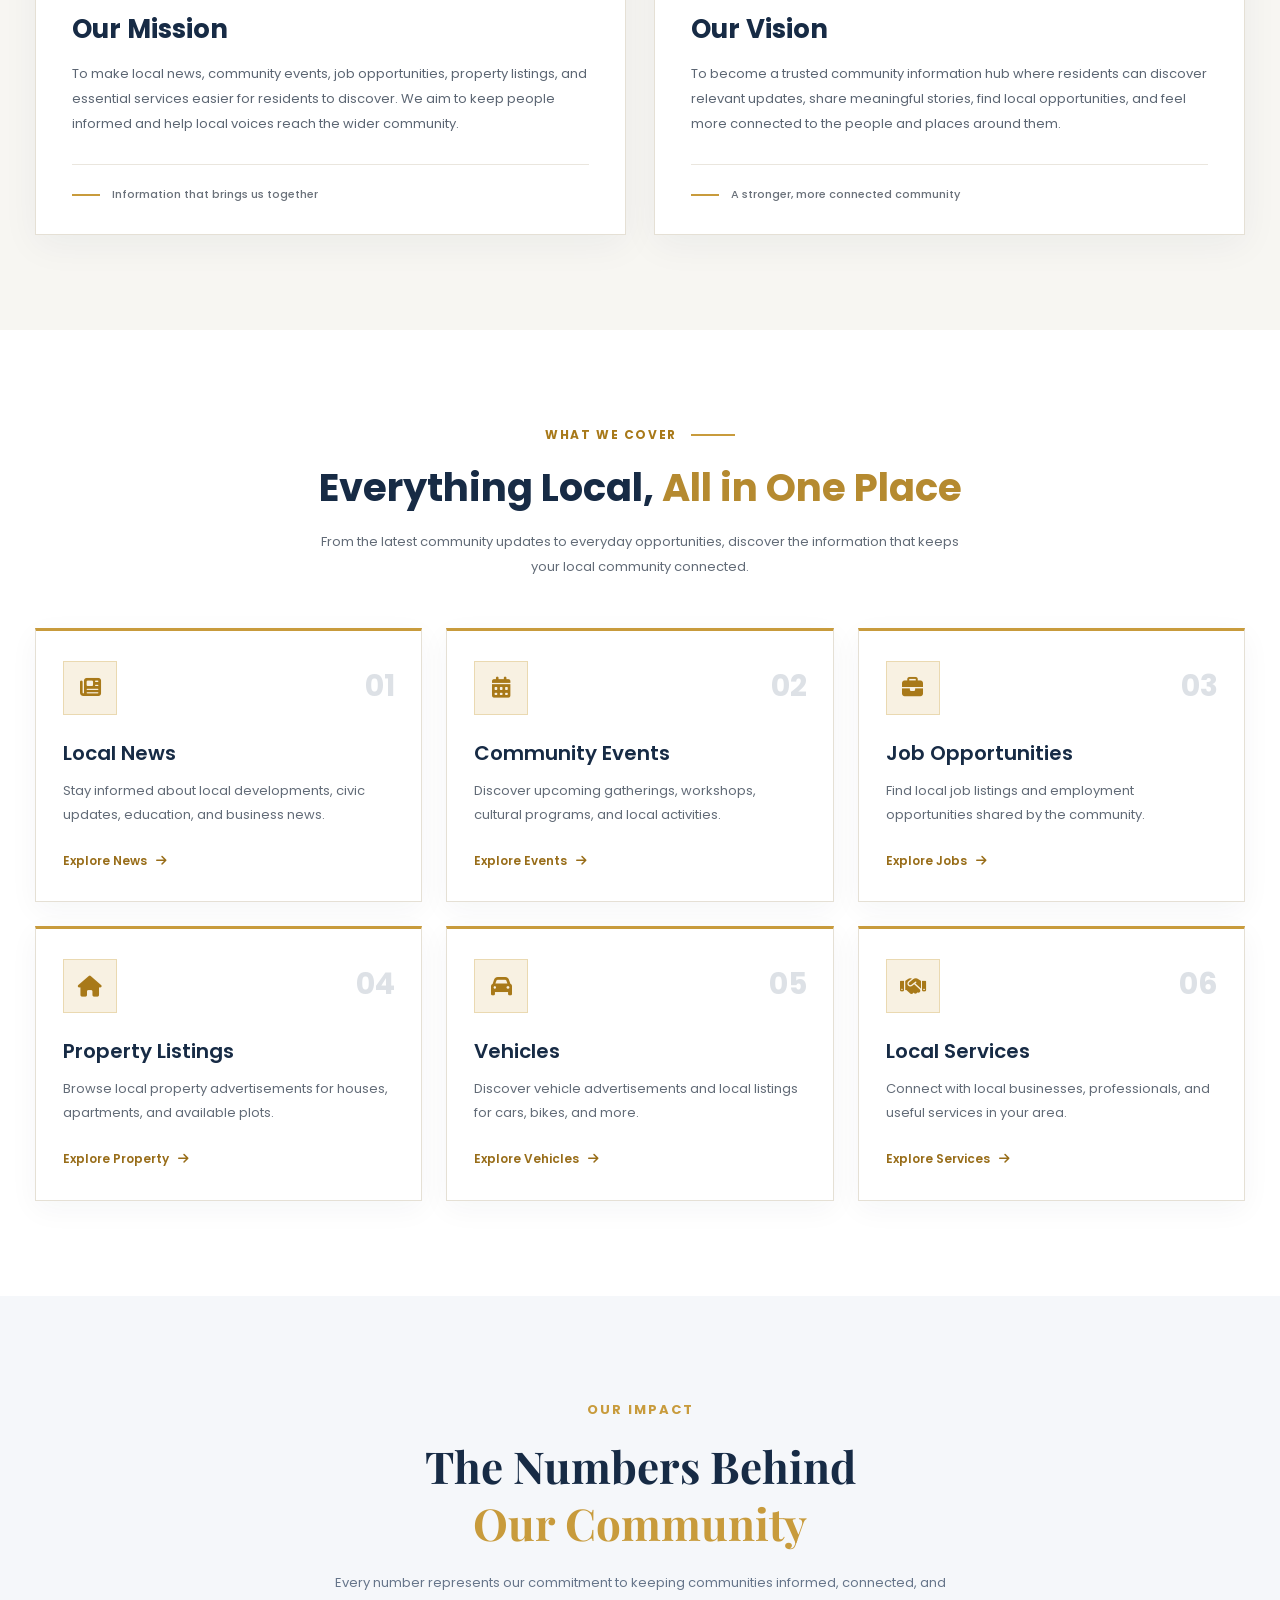
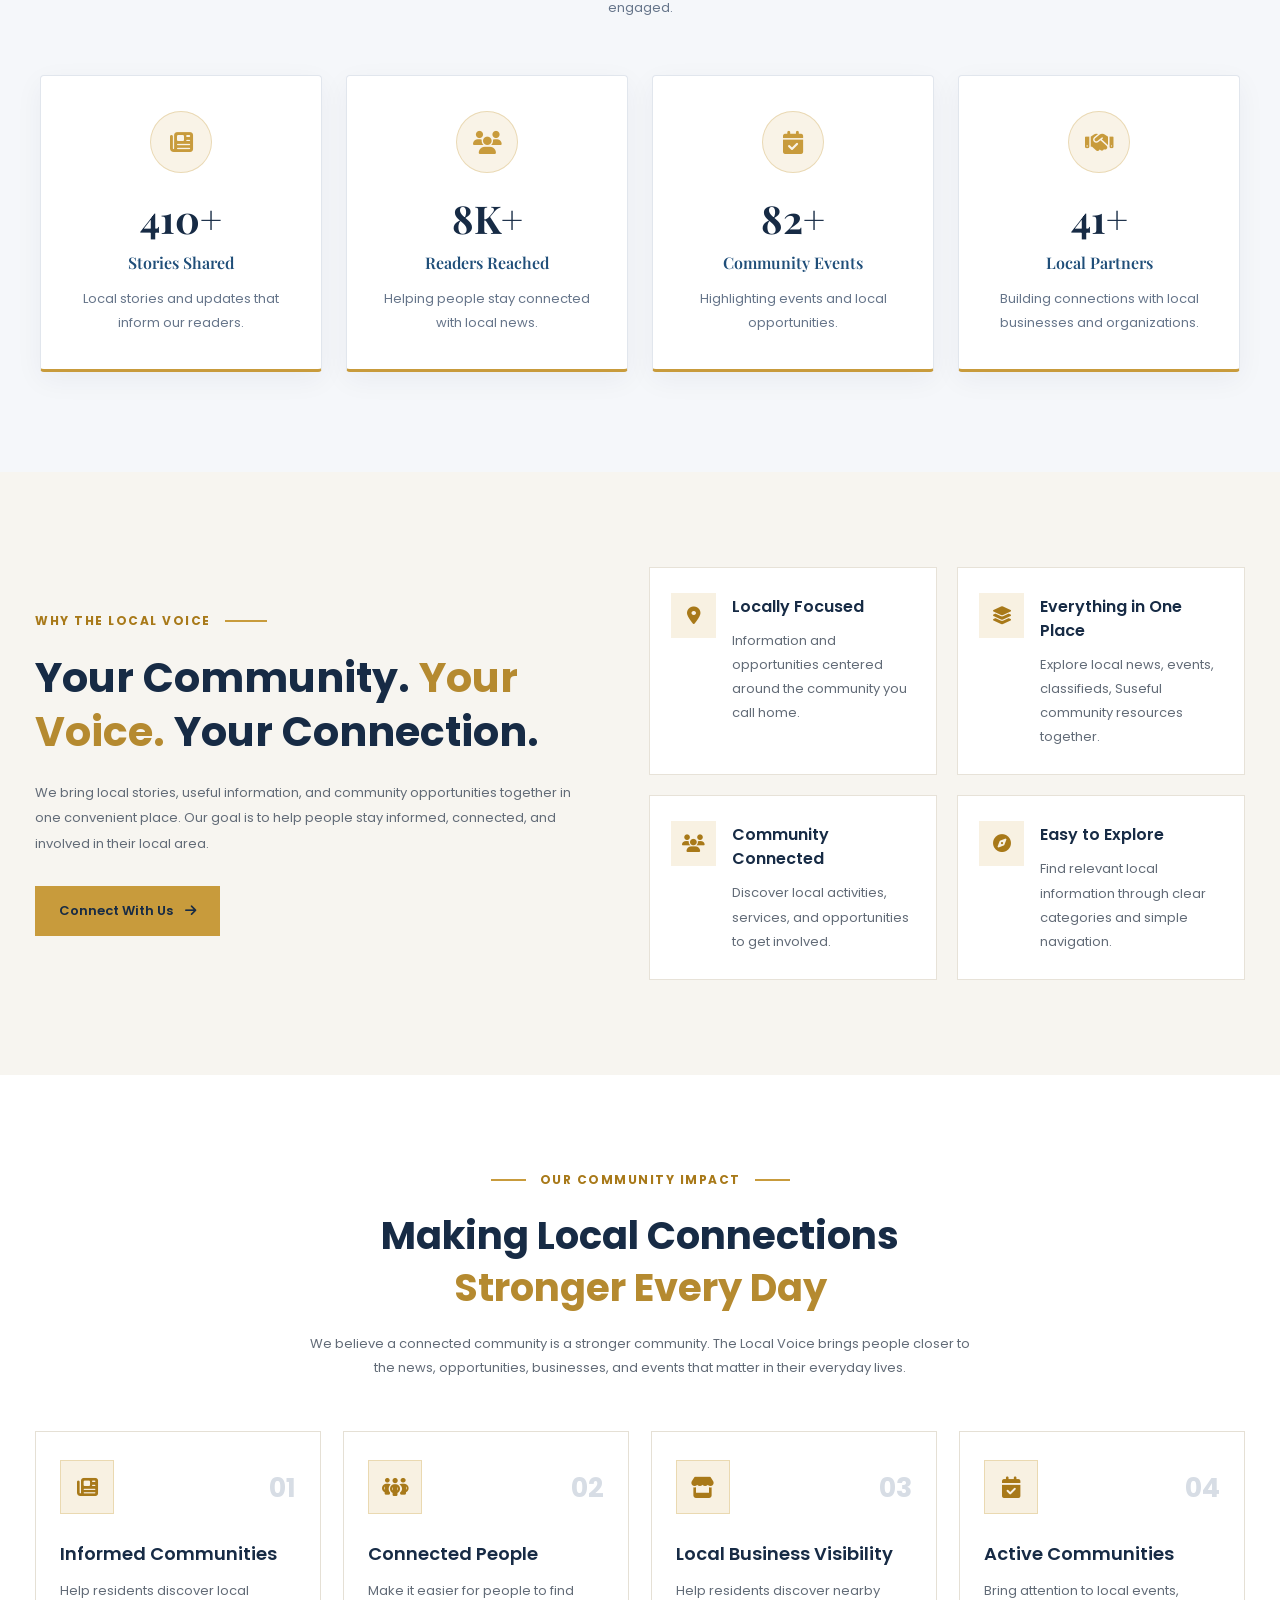
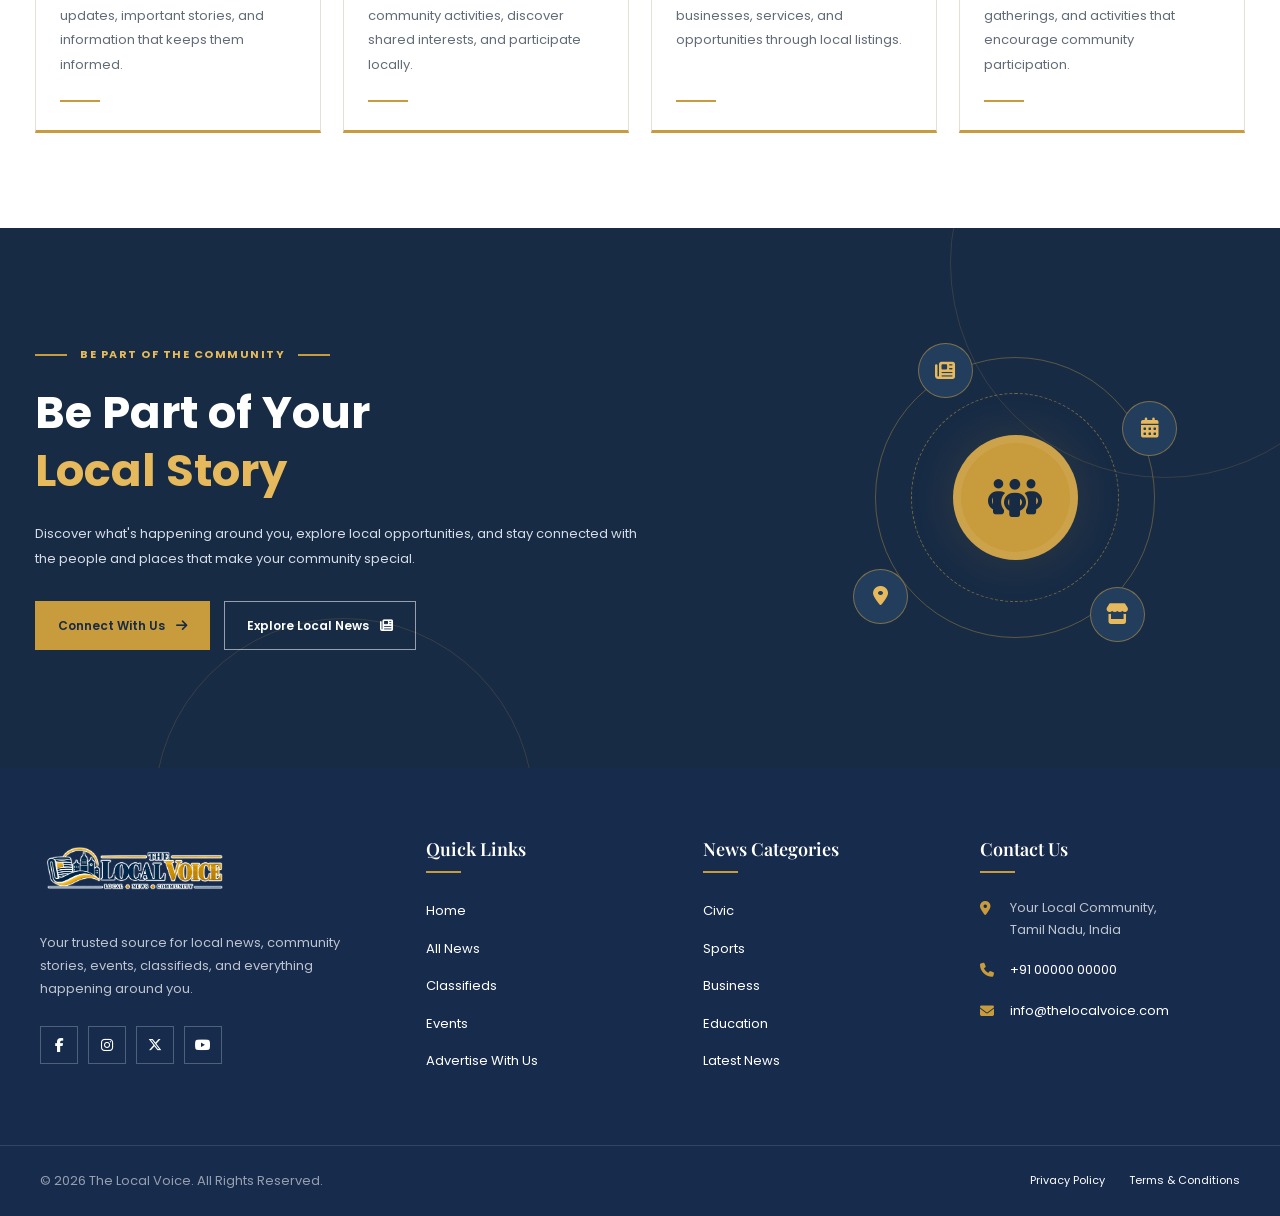
<file: about.html>
<!DOCTYPE html>
<html lang="en" dir="ltr">

<head>

    <!-- =====================================================
         BASIC META
    ====================================================== -->

    <meta charset="UTF-8">

    <meta
        name="viewport"
        content="width=device-width, initial-scale=1.0"
    >

    <meta
        name="description"
        content="The Local Voice - Local Newspaper and Community News Portal"
    >

    <meta
        name="keywords"
        content="local news, community news, newspaper, events, classifieds"
    >

    <meta
        name="author"
        content="The Local Voice"
    >


    <!-- =====================================================
         PAGE TITLE
    ====================================================== -->

    <title>
        The Local Voice | Local News & Community
    </title>
<link
    rel="icon"
    type="image/png"
    href="images/logo.png"
>

    <!-- =====================================================
         GOOGLE FONT
    ====================================================== -->

    <link
        rel="preconnect"
        href="https://fonts.googleapis.com"
    >

    <link
        rel="preconnect"
        href="https://fonts.gstatic.com"
        crossorigin
    >

    <link
        href="https://fonts.googleapis.com/css2?family=Playfair+Display:wght@500;600;700&family=Poppins:wght@400;500;600;700&display=swap"
        rel="stylesheet"
    >


    <!-- =====================================================
         FONT AWESOME
    ====================================================== -->

    <link
        rel="stylesheet"
        href="https://cdnjs.cloudflare.com/ajax/libs/font-awesome/6.5.2/css/all.min.css"
    >


    <!-- =====================================================
         MAIN CSS
    ====================================================== -->

    <link
        rel="stylesheet"
        href="css/style.css"
    >
    <link
        rel="stylesheet"
        href="css/responsive.css"
    >

</head>


<body>


    <!-- =====================================================
         HEADER START
    ====================================================== -->

    <header
        class="site-header"
        id="siteHeader"
    >

        <div class="header-container">


            <!-- =================================================
                 LOGO
            ================================================== -->

            <a
                href="index.html"
                class="site-logo"
                aria-label="The Local Voice Home"
            >

                <!-- Light Mode Logo -->

                <img
                    src="images/logo.png"
                    alt="The Local Voice"
                    class="logo-light"
                >


                <!-- Dark Mode Logo -->

                <img
                    src="images/logo.png"
                    alt="The Local Voice"
                    class="logo-dark"
                >

            </a>


            <!-- =================================================
                 DESKTOP NAVIGATION
            ================================================== -->

            <nav
                class="desktop-navigation"
                id="desktopNavigation"
                aria-label="Main Navigation"
            >


                <!-- =============================================
                     HOME DROPDOWN
                ============================================== -->

                <div class="nav-dropdown">

                    <button
                        type="button"
                        class="nav-dropdown-toggle"
                        aria-expanded="false"
                    >
                        Home

                        <i
                            class="fa-solid fa-chevron-down"
                            aria-hidden="true"
                        ></i>

                    </button>


                    <div class="nav-dropdown-menu">

                        <a href="index.html">
                            Home 1
                        </a>

                        <a href="home2.html">
                            Home 2
                        </a>

                    </div>

                </div>
                <a
                    href="about.html"
                    class="nav-link active"
                >
                    About Us
                </a>


                <!-- =============================================
                     NEWS DROPDOWN
                ============================================== -->

                <div class="nav-dropdown">

                    <button
                        type="button"
                        class="nav-dropdown-toggle"
                        aria-expanded="false"
                    >
                        News

                        <i
                            class="fa-solid fa-chevron-down"
                            aria-hidden="true"
                        ></i>

                    </button>


                    <div class="nav-dropdown-menu">

                        

                        <a href="civic.html">
                            Civic
                        </a>

                        <a href="sports.html">
                            Sports
                        </a>

                        <a href="business.html">
                            Business
                        </a>

                        <a href="education.html">
                            Education
                        </a>

                    </div>

                </div>


                <!-- =============================================
                     NORMAL NAVIGATION LINKS
                ============================================== -->

                <a
                    href="classifieds.html"
                    class="nav-link"
                >
                    Classifieds
                </a>


                <a
                    href="events.html"
                    class="nav-link"
                >
                    Events
                </a>


                <a
                    href="advertise.html"
                    class="nav-link"
                >
                    Advertise With Us
                </a>


                <a
                    href="contact.html"
                    class="nav-link"
                >
                    Contact
                </a>

            </nav>


            <!-- =================================================
                 HEADER ACTIONS
            ================================================== -->

            <div class="header-actions">

    <button
        type="button"
        class="header-action-btn rtl-toggle"
        id="rtlToggle"
        aria-label="Switch text direction"
        title="RTL"
    >
        <i class="fa-solid fa-right-left"></i>
    </button>

    <button
        type="button"
        class="header-action-btn dark-toggle"
        id="darkToggle"
        aria-label="Toggle dark mode"
        title="Dark Mode"
    >
        <i class="fa-solid fa-moon"></i>
    </button>

    <a
        href="login.html"
        class="login-btn"
    >
        Login
    </a>

</div>

            <!-- =================================================
                 HAMBURGER BUTTON
            ================================================== -->

            <button
                type="button"
                class="hamburger-btn"
                id="hamburgerBtn"
                aria-label="Open navigation menu"
                aria-expanded="false"
            >

                <i
                    class="fa-solid fa-bars"
                    aria-hidden="true"
                ></i>

            </button>

        </div>


        <!-- =====================================================
             MOBILE NAVIGATION
        ====================================================== -->

        <div
            class="mobile-navigation"
            id="mobileNavigation"
        >

            <div class="mobile-navigation-inner">


                <!-- =============================================
                     MOBILE HOME DROPDOWN
                ============================================== -->

                <div class="mobile-dropdown">

                    <button
                        type="button"
                        class="mobile-dropdown-toggle"
                        aria-expanded="false"
                    >
                        Home

                        <i
                            class="fa-solid fa-chevron-down"
                            aria-hidden="true"
                        ></i>

                    </button>


                    <div class="mobile-dropdown-menu">

                        <a href="index.html">
                            Home 1
                        </a>

                        <a href="home2.html">
                            Home 2
                        </a>

                    </div>

                </div>
                <a
                    href="about.html"
                    class="mobile-nav-link active"
                >
                    About Us
                </a>


                <!-- =============================================
                     MOBILE NEWS DROPDOWN
                ============================================== -->

                <div class="mobile-dropdown">

                    <button
                        type="button"
                        class="mobile-dropdown-toggle"
                        aria-expanded="false"
                    >
                        News

                        <i
                            class="fa-solid fa-chevron-down"
                            aria-hidden="true"
                        ></i>

                    </button>


                    <div class="mobile-dropdown-menu">

                        

                        <a href="civic.html">
                            Civic
                        </a>

                        <a href="sports.html">
                            Sports
                        </a>

                        <a href="business.html">
                            Business
                        </a>

                        <a href="education.html">
                            Education
                        </a>

                    </div>

                </div>


                <!-- =============================================
                     MOBILE NORMAL LINKS
                ============================================== -->

                <a
                    href="classifieds.html"
                    class="mobile-nav-link"
                >
                    Classifieds
                </a>


                <a
                    href="events.html"
                    class="mobile-nav-link"
                >
                    Events
                </a>


                <a
                    href="advertise.html"
                    class="mobile-nav-link"
                >
                    Advertise With Us
                </a>


                <a
                    href="contact.html"
                    class="mobile-nav-link"
                >
                    Contact
                </a>


                <!-- =============================================
                     MOBILE ACTIONS
                ============================================== -->

                <div class="mobile-actions">

    <button
        type="button"
        class="mobile-action-btn"
        id="mobileRtlToggle"
        aria-label="Switch text direction"
        title="RTL"
    >
        <i class="fa-solid fa-right-left"></i>
    </button>

    <button
        type="button"
        class="mobile-action-btn"
        id="mobileDarkToggle"
        aria-label="Toggle dark mode"
        title="Dark Mode"
    >
        <i class="fa-solid fa-moon"></i>
    </button>

    <a
        href="login.html"
        class="mobile-login-btn"
    >
        Login
    </a>

</div>
            </div>

        </div>

    </header>


    <!-- =====================================================
         HEADER END
    ====================================================== -->


    <!-- =====================================================
         MAIN CONTENT START
         We will add this later.
    ====================================================== -->

    <main>

<!-- =====================================================
     ABOUT PAGE — SECTION 1: HERO
====================================================== -->

<section class="about-hero" id="aboutHero">

    <!-- Background Overlay -->
    <div class="about-hero-overlay"></div>

    <!-- Hero Content -->
    <div class="about-hero-container">

        <div class="about-hero-content">

            <!-- Eyebrow -->
            <div class="about-hero-eyebrow-wrap">
                <span class="about-hero-eyebrow">
                    ABOUT THE LOCAL VOICE
                </span>
                <span class="about-hero-line"></span>
            </div>

            <!-- Main Heading -->
            <h1 class="about-hero-title">
                Your Trusted Voice in
                <span>the Local Community</span>
            </h1>

            <!-- Description -->
            <p class="about-hero-description">
                We bring local stories, community updates, events,
                and important information closer to the people
                who matter most.
            </p>

            <!-- Hero Meta -->
            <div class="about-hero-meta">

                <span>
                    <i class="fa-solid fa-newspaper"
                       aria-hidden="true"></i>
                    Local News
                </span>

                <span>
                    <i class="fa-solid fa-people-group"
                       aria-hidden="true"></i>
                    Community Stories
                </span>

            </div>

            <!-- CTA -->
            <a href="#aboutStory" class="about-hero-button">
                <span>DISCOVER OUR STORY</span>
                <i class="fa-solid fa-arrow-right"
                   aria-hidden="true"></i>
            </a>

        </div>

    </div>

</section>

<!-- =====================================================
     ABOUT PAGE — SECTION 2: OUR STORY
====================================================== -->

<section class="about-story" id="aboutStory">

    <div class="about-story-container">

        <!-- LEFT: IMAGE -->
        <div class="about-story-visual">

            <div class="about-story-image">
                <img
                    src="images/about-story.jpg"
                    alt="Local community members sharing news and stories"
                    loading="lazy"
                >
            </div>

            <div class="about-story-image-accent"></div>

            <div class="about-story-image-caption">
                <i class="fa-solid fa-newspaper"
                   aria-hidden="true"></i>

                <div>
                    <strong>Rooted in Our Community</strong>
                    <span>Stories that bring people together</span>
                </div>
            </div>

        </div>

        <!-- RIGHT: CONTENT -->
        <div class="about-story-content">

            <div class="about-story-eyebrow-wrap">
                <span class="about-story-eyebrow">OUR STORY</span>
                <span class="about-story-line"></span>
            </div>

            <h2 class="about-story-title">
                Every Community Has a Story.
                <span>We Help Share It.</span>
            </h2>

            <p class="about-story-intro">
                The Local Voice is a community-focused platform
                dedicated to bringing people closer to the news,
                events, opportunities, and stories that matter
                in their everyday lives.
            </p>

            <p class="about-story-description">
                From important local updates and community
                gatherings to job opportunities, property listings,
                vehicles, and local services, we make it easier
                for residents to discover useful information
                in one place.
            </p>

            <p class="about-story-description">
                We believe that strong communities begin with
                informed people. Our goal is to help local voices
                be heard, keep residents connected, and make
                community information accessible to everyone.
            </p>

            <!-- HIGHLIGHTS -->
            <div class="about-story-highlights">

                <div class="about-story-highlight">
                    <span class="about-story-highlight-icon">
                        <i class="fa-solid fa-location-dot"
                           aria-hidden="true"></i>
                    </span>

                    <div>
                        <h3>Local at Heart</h3>
                        <p>Focused on the people and places around us.</p>
                    </div>
                </div>

                <div class="about-story-highlight">
                    <span class="about-story-highlight-icon">
                        <i class="fa-solid fa-users"
                           aria-hidden="true"></i>
                    </span>

                    <div>
                        <h3>Community First</h3>
                        <p>Connecting residents with relevant information.</p>
                    </div>
                </div>

            </div>

            <a href="contact.html" class="about-story-button">
                <span>CONNECT WITH US</span>
                <i class="fa-solid fa-arrow-right"
                   aria-hidden="true"></i>
            </a>

        </div>

    </div>

</section>

<!-- =========================================
     ABOUT — OUR HISTORY
========================================= -->

<section class="about-history" id="aboutHistory">

    <div class="about-history-container">

        <!-- SECTION HEADER -->
        <div class="about-history-header">

            <div class="about-history-eyebrow-wrap">
                <span class="about-history-line"></span>
                <span class="about-history-eyebrow">
                    OUR JOURNEY
                </span>
            </div>

            <h2 class="about-history-title">
                Our History of
                <span>Connecting Communities</span>
            </h2>

            <p class="about-history-description">
                Discover the journey of The Local Voice and our
                commitment to bringing local news, community
                stories, and important updates closer to everyone.
            </p>

        </div>

        <!-- TIMELINE -->
        <div class="about-history-timeline">

            <!-- 2022 -->
            <article class="about-history-item">

                <div class="about-history-marker">
                    <span>01</span>
                </div>

                <div class="about-history-card">

                    <span class="about-history-year">2022</span>

                    <h3>The Beginning</h3>

                    <p>
                        A vision to connect local communities through
                        meaningful news, stories, and useful information.
                    </p>

                </div>

            </article>

            <!-- 2023 -->
            <article class="about-history-item">

                <div class="about-history-marker">
                    <span>02</span>
                </div>

                <div class="about-history-card">

                    <span class="about-history-year">2023</span>

                    <h3>Expanding Local News</h3>

                    <p>
                        Broader coverage of community updates,
                        education, civic affairs, and local businesses.
                    </p>

                </div>

            </article>

            <!-- 2024 -->
            <article class="about-history-item">

                <div class="about-history-marker">
                    <span>03</span>
                </div>

                <div class="about-history-card">

                    <span class="about-history-year">2024</span>

                    <h3>More Ways to Connect</h3>

                    <p>
                        Bringing together community events,
                        local opportunities, and classified listings.
                    </p>

                </div>

            </article>

            <!-- 2025 -->
            <article class="about-history-item">

                <div class="about-history-marker">
                    <span>04</span>
                </div>

                <div class="about-history-card">

                    <span class="about-history-year">2025</span>

                    <h3>Building Connections</h3>

                    <p>
                        Strengthening connections between residents,
                        organizations, and local businesses.
                    </p>

                </div>

            </article>

            <!-- 2026 -->
            <article class="about-history-item">

                <div class="about-history-marker">
                    <span>05</span>
                </div>

                <div class="about-history-card">

                    <span class="about-history-year">2026</span>

                    <h3>Looking Ahead</h3>

                    <p>
                        Continuing our commitment to making local
                        information easier to discover and share.
                    </p>

                </div>

            </article>

        </div>

    </div>

</section>
<!-- =====================================================
     ABOUT PAGE — SECTION 3: MISSION & VISION
====================================================== -->

<section class="about-mission" id="aboutMission">

    <div class="about-mission-container">

        <!-- SECTION HEADER -->
        <div class="about-mission-header">

            <div class="about-mission-eyebrow-wrap">
                <span class="about-mission-eyebrow">
                    WHAT GUIDES US
                </span>

                <span class="about-mission-line"></span>
            </div>

            <h2 class="about-mission-title">
                Our Mission & <span>Vision</span>
            </h2>

            <p class="about-mission-description">
                We believe informed communities are stronger communities.
                Everything we do is guided by our commitment to local
                information, meaningful connections, and community voices.
            </p>

        </div>

        <!-- MISSION & VISION CARDS -->
        <div class="about-mission-grid">

            <!-- MISSION CARD -->
            <article class="about-mission-card">

                <div class="about-mission-card-top">

                    <div class="about-mission-icon">
                        <i class="fa-solid fa-bullseye"
                           aria-hidden="true"></i>
                    </div>

                    <span class="about-mission-number">01</span>

                </div>

                <span class="about-mission-card-label">
                    OUR PURPOSE
                </span>

                <h3 class="about-mission-card-title">
                    Our Mission
                </h3>

                <p class="about-mission-card-description">
                    To make local news, community events, job
                    opportunities, property listings, and essential
                    services easier for residents to discover.
                    We aim to keep people informed and help local
                    voices reach the wider community.
                </p>

                <div class="about-mission-card-footer">
                    <span class="about-mission-card-footer-line"></span>
                    <span>Information that brings us together</span>
                </div>

            </article>

            <!-- VISION CARD -->
            <article class="about-mission-card about-mission-vision-card">

                <div class="about-mission-card-top">

                    <div class="about-mission-icon">
                        <i class="fa-solid fa-eye"
                           aria-hidden="true"></i>
                    </div>

                    <span class="about-mission-number">02</span>

                </div>

                <span class="about-mission-card-label">
                    OUR FUTURE
                </span>

                <h3 class="about-mission-card-title">
                    Our Vision
                </h3>

                <p class="about-mission-card-description">
                    To become a trusted community information hub
                    where residents can discover relevant updates,
                    share meaningful stories, find local opportunities,
                    and feel more connected to the people and places
                    around them.
                </p>

                <div class="about-mission-card-footer">
                    <span class="about-mission-card-footer-line"></span>
                    <span>A stronger, more connected community</span>
                </div>

            </article>

        </div>

    </div>

</section>

<!-- =====================================================
     ABOUT PAGE — SECTION 4: WHAT WE COVER
====================================================== -->

<section class="about-coverage" id="aboutCoverage">

    <div class="about-coverage-container">

        <!-- SECTION HEADER -->
        <div class="about-coverage-header">

            <div class="about-coverage-eyebrow-wrap">
                <span class="about-coverage-eyebrow">
                    WHAT WE COVER
                </span>
                <span class="about-coverage-line"></span>
            </div>

            <h2 class="about-coverage-title">
                Everything Local,
                <span>All in One Place</span>
            </h2>

            <p class="about-coverage-description">
                From the latest community updates to everyday
                opportunities, discover the information that
                keeps your local community connected.
            </p>

        </div>

        <!-- CATEGORY CARDS -->
        <div class="about-coverage-grid">

            <!-- LOCAL NEWS -->
            <article class="about-coverage-card">
                <div class="about-coverage-icon">
                    <i class="fa-solid fa-newspaper"
                       aria-hidden="true"></i>
                </div>

                <span class="about-coverage-number">01</span>

                <h3>Local News</h3>

                <p>
                    Stay informed about local developments,
                    civic updates, education, and business news.
                </p>

                <a href="index.html" class="about-coverage-link">
                    <span>Explore News</span>
                    <i class="fa-solid fa-arrow-right"
                       aria-hidden="true"></i>
                </a>
            </article>

            <!-- EVENTS -->
            <article class="about-coverage-card">
                <div class="about-coverage-icon">
                    <i class="fa-solid fa-calendar-days"
                       aria-hidden="true"></i>
                </div>

                <span class="about-coverage-number">02</span>

                <h3>Community Events</h3>

                <p>
                    Discover upcoming gatherings, workshops,
                    cultural programs, and local activities.
                </p>

                <a href="events.html" class="about-coverage-link">
                    <span>Explore Events</span>
                    <i class="fa-solid fa-arrow-right"
                       aria-hidden="true"></i>
                </a>
            </article>

            <!-- JOBS -->
            <article class="about-coverage-card">
                <div class="about-coverage-icon">
                    <i class="fa-solid fa-briefcase"
                       aria-hidden="true"></i>
                </div>

                <span class="about-coverage-number">03</span>

                <h3>Job Opportunities</h3>

                <p>
                    Find local job listings and employment
                    opportunities shared by the community.
                </p>

                <a href="classifieds.html" class="about-coverage-link">
                    <span>Explore Jobs</span>
                    <i class="fa-solid fa-arrow-right"
                       aria-hidden="true"></i>
                </a>
            </article>

            <!-- PROPERTY -->
            <article class="about-coverage-card">
                <div class="about-coverage-icon">
                    <i class="fa-solid fa-house"
                       aria-hidden="true"></i>
                </div>

                <span class="about-coverage-number">04</span>

                <h3>Property Listings</h3>

                <p>
                    Browse local property advertisements for
                    houses, apartments, and available plots.
                </p>

                <a href="classifieds.html" class="about-coverage-link">
                    <span>Explore Property</span>
                    <i class="fa-solid fa-arrow-right"
                       aria-hidden="true"></i>
                </a>
            </article>

            <!-- VEHICLES -->
            <article class="about-coverage-card">
                <div class="about-coverage-icon">
                    <i class="fa-solid fa-car"
                       aria-hidden="true"></i>
                </div>

                <span class="about-coverage-number">05</span>

                <h3>Vehicles</h3>

                <p>
                    Discover vehicle advertisements and local
                    listings for cars, bikes, and more.
                </p>

                <a href="classifieds.html" class="about-coverage-link">
                    <span>Explore Vehicles</span>
                    <i class="fa-solid fa-arrow-right"
                       aria-hidden="true"></i>
                </a>
            </article>

            <!-- SERVICES -->
            <article class="about-coverage-card">
                <div class="about-coverage-icon">
                    <i class="fa-solid fa-handshake"
                       aria-hidden="true"></i>
                </div>

                <span class="about-coverage-number">06</span>

                <h3>Local Services</h3>

                <p>
                    Connect with local businesses, professionals,
                    and useful services in your area.
                </p>

                <a href="classifieds.html" class="about-coverage-link">
                    <span>Explore Services</span>
                    <i class="fa-solid fa-arrow-right"
                       aria-hidden="true"></i>
                </a>
            </article>

        </div>

    </div>

</section>

<!-- ABOUT STATS SECTION -->
<section class="about-stats" id="aboutStats">
    <div class="about-stats-container">

        <!-- SECTION HEADER -->
        <div class="about-stats-header">
            <span class="about-stats-eyebrow">
                OUR IMPACT
            </span>

            <h2 class="about-stats-title">
                The Numbers Behind
                <span>Our Community</span>
            </h2>

            <p class="about-stats-description">
                Every number represents our commitment to keeping
                communities informed, connected, and engaged.
            </p>
        </div>

        <!-- STATS GRID -->
        <div class="about-stats-grid">

            <!-- STAT 1 -->
            <div class="about-stats-card">
                <div class="about-stats-icon">
                    <i class="fas fa-newspaper"></i>
                </div>

                <h3 class="about-stats-number"
                    data-target="500"
                    data-suffix="+">0</h3>

                <h4 class="about-stats-label">
                    Stories Shared
                </h4>

                <p class="about-stats-text">
                    Local stories and updates that inform our readers.
                </p>
            </div>

            <!-- STAT 2 -->
            <div class="about-stats-card">
                <div class="about-stats-icon">
                    <i class="fas fa-users"></i>
                </div>

                <h3 class="about-stats-number"
                    data-target="10"
                    data-suffix="K+">0</h3>

                <h4 class="about-stats-label">
                    Readers Reached
                </h4>

                <p class="about-stats-text">
                    Helping people stay connected with local news.
                </p>
            </div>

            <!-- STAT 3 -->
            <div class="about-stats-card">
                <div class="about-stats-icon">
                    <i class="fas fa-calendar-check"></i>
                </div>

                <h3 class="about-stats-number"
                    data-target="100"
                    data-suffix="+">0</h3>

                <h4 class="about-stats-label">
                    Community Events
                </h4>

                <p class="about-stats-text">
                    Highlighting events and local opportunities.
                </p>
            </div>

            <!-- STAT 4 -->
            <div class="about-stats-card">
                <div class="about-stats-icon">
                    <i class="fas fa-handshake"></i>
                </div>

                <h3 class="about-stats-number"
                    data-target="50"
                    data-suffix="+">0</h3>

                <h4 class="about-stats-label">
                    Local Partners
                </h4>

                <p class="about-stats-text">
                    Building connections with local businesses
                    and organizations.
                </p>
            </div>

        </div>
    </div>
</section>

<!-- =====================================================
     ABOUT PAGE — SECTION 5: WHY CHOOSE US
====================================================== -->

<section class="about-why" id="aboutWhy">

    <div class="about-why-container">

        <!-- LEFT CONTENT -->
        <div class="about-why-content">

            <div class="about-why-eyebrow-wrap">
                <span class="about-why-eyebrow">
                    WHY THE LOCAL VOICE
                </span>
                <span class="about-why-line"></span>
            </div>

            <h2 class="about-why-title">
                Your Community.
                <span>Your Voice.</span>
                Your Connection.
            </h2>

            <p class="about-why-description">
                We bring local stories, useful information, and
                community opportunities together in one convenient
                place. Our goal is to help people stay informed,
                connected, and involved in their local area.
            </p>

            <a href="contact.html" class="about-why-button">
                <span>Connect With Us</span>
                <i class="fa-solid fa-arrow-right"
                   aria-hidden="true"></i>
            </a>

        </div>

        <!-- RIGHT FEATURES -->
        <div class="about-why-features">

            <!-- FEATURE 1 -->
            <article class="about-why-feature">
                <div class="about-why-feature-icon">
                    <i class="fa-solid fa-location-dot"
                       aria-hidden="true"></i>
                </div>

                <div class="about-why-feature-content">
                    <h3>Locally Focused</h3>
                    <p>
                        Information and opportunities centered
                        around the community you call home.
                    </p>
                </div>
            </article>

            <!-- FEATURE 2 -->
            <article class="about-why-feature">
                <div class="about-why-feature-icon">
                    <i class="fa-solid fa-layer-group"
                       aria-hidden="true"></i>
                </div>

                <div class="about-why-feature-content">
                    <h3>Everything in One Place</h3>
                    <p>
                        Explore local news, events, classifieds,
                        Suseful community resources together.
                    </p>
                </div>
            </article>

            <!-- FEATURE 3 -->
            <article class="about-why-feature">
                <div class="about-why-feature-icon">
                    <i class="fa-solid fa-users"
                       aria-hidden="true"></i>
                </div>

                <div class="about-why-feature-content">
                    <h3>Community Connected</h3>
                    <p>
                        Discover local activities, services,
                        and opportunities to get involved.
                    </p>
                </div>
            </article>

            <!-- FEATURE 4 -->
            <article class="about-why-feature">
                <div class="about-why-feature-icon">
                    <i class="fa-solid fa-compass"
                       aria-hidden="true"></i>
                </div>

                <div class="about-why-feature-content">
                    <h3>Easy to Explore</h3>
                    <p>
                        Find relevant local information through
                        clear categories and simple navigation.
                    </p>
                </div>
            </article>

        </div>

    </div>

</section>

<!-- =====================================================
     ABOUT PAGE — SECTION 6: COMMUNITY IMPACT
====================================================== -->

<section class="about-impact" id="aboutImpact">

    <div class="about-impact-container">

        <!-- SECTION HEADER -->
        <div class="about-impact-header">

            <div class="about-impact-eyebrow-wrap">
                <span class="about-impact-line"></span>
                <span class="about-impact-eyebrow">
                    OUR COMMUNITY IMPACT
                </span>
                <span class="about-impact-line"></span>
            </div>

            <h2 class="about-impact-title">
                Making Local Connections
                <span>Stronger Every Day</span>
            </h2>

            <p class="about-impact-description">
                We believe a connected community is a stronger
                community. The Local Voice brings people closer
                to the news, opportunities, businesses, and events
                that matter in their everyday lives.
            </p>

        </div>

        <!-- IMPACT CARDS -->
        <div class="about-impact-grid">

            <!-- CARD 1 -->
            <article class="about-impact-card">
                <div class="about-impact-card-top">
                    <div class="about-impact-icon">
                        <i class="fa-solid fa-newspaper"
                           aria-hidden="true"></i>
                    </div>
                    <span class="about-impact-number">01</span>
                </div>

                <h3>Informed Communities</h3>

                <p>
                    Help residents discover local updates,
                    important stories, and information that
                    keeps them informed.
                </p>

                <span class="about-impact-card-line"></span>
            </article>

            <!-- CARD 2 -->
            <article class="about-impact-card">
                <div class="about-impact-card-top">
                    <div class="about-impact-icon">
                        <i class="fa-solid fa-people-group"
                           aria-hidden="true"></i>
                    </div>
                    <span class="about-impact-number">02</span>
                </div>

                <h3>Connected People</h3>

                <p>
                    Make it easier for people to find community
                    activities, discover shared interests,
                    and participate locally.
                </p>

                <span class="about-impact-card-line"></span>
            </article>

            <!-- CARD 3 -->
            <article class="about-impact-card">
                <div class="about-impact-card-top">
                    <div class="about-impact-icon">
                        <i class="fa-solid fa-store"
                           aria-hidden="true"></i>
                    </div>
                    <span class="about-impact-number">03</span>
                </div>

                <h3>Local Business Visibility</h3>

                <p>
                    Help residents discover nearby businesses,
                    services, and opportunities through
                    local listings.
                </p>

                <span class="about-impact-card-line"></span>
            </article>

            <!-- CARD 4 -->
            <article class="about-impact-card">
                <div class="about-impact-card-top">
                    <div class="about-impact-icon">
                        <i class="fa-solid fa-calendar-check"
                           aria-hidden="true"></i>
                    </div>
                    <span class="about-impact-number">04</span>
                </div>

                <h3>Active Communities</h3>

                <p>
                    Bring attention to local events, gatherings,
                    and activities that encourage community
                    participation.
                </p>

                <span class="about-impact-card-line"></span>
            </article>

        </div>

    </div>

</section>

<!-- =====================================================
     ABOUT PAGE — SECTION 7: FINAL CTA
====================================================== -->

<section class="about-cta" id="aboutCta">

    <div class="about-cta-decoration about-cta-decoration-one"
         aria-hidden="true"></div>

    <div class="about-cta-decoration about-cta-decoration-two"
         aria-hidden="true"></div>

    <div class="about-cta-container">

        <!-- CTA CONTENT -->
        <div class="about-cta-content">

            <div class="about-cta-eyebrow-wrap">
                <span class="about-cta-line"></span>
                <span class="about-cta-eyebrow">
                    BE PART OF THE COMMUNITY
                </span>
                <span class="about-cta-line"></span>
            </div>

            <h2 class="about-cta-title">
                Be Part of Your
                <span>Local Story</span>
            </h2>

            <p class="about-cta-description">
                Discover what's happening around you, explore
                local opportunities, and stay connected with the
                people and places that make your community special.
            </p>

            <!-- CTA BUTTONS -->
            <div class="about-cta-actions">

                <a href="contact.html" class="about-cta-button">
                    <span>Connect With Us</span>
                    <i class="fa-solid fa-arrow-right"
                       aria-hidden="true"></i>
                </a>

                <a href="index.html"
                   class="about-cta-button about-cta-button-outline">
                    <span>Explore Local News</span>
                    <i class="fa-solid fa-newspaper"
                       aria-hidden="true"></i>
                </a>

            </div>

        </div>

        <!-- DECORATIVE COMMUNITY ICONS -->
        <div class="about-cta-visual" aria-hidden="true">

            <div class="about-cta-visual-ring about-cta-ring-one"></div>
            <div class="about-cta-visual-ring about-cta-ring-two"></div>

            <div class="about-cta-visual-center">
                <i class="fa-solid fa-people-group"></i>
            </div>

            <div class="about-cta-floating-icon about-cta-floating-one">
                <i class="fa-solid fa-newspaper"></i>
            </div>

            <div class="about-cta-floating-icon about-cta-floating-two">
                <i class="fa-solid fa-calendar-days"></i>
            </div>

            <div class="about-cta-floating-icon about-cta-floating-three">
                <i class="fa-solid fa-store"></i>
            </div>

            <div class="about-cta-floating-icon about-cta-floating-four">
                <i class="fa-solid fa-location-dot"></i>
            </div>

        </div>

    </div>

</section>

         </main>
<! =========================================================
   FOOTER
========================================================= !>

<footer class="site-footer">

    <div class="footer-container">

        <!-- =============================================
             FOOTER BRAND
        ============================================== -->

        <div class="footer-brand">

            <a href="index.html" class="footer-logo">
                <img
                    src="images/logo.png"
                    alt="The Local Voice"
                    class="footer-logo-light"
                >

                
            </a>

            <p class="footer-description">
                Your trusted source for local news, community stories,
                events, classifieds, and everything happening around you.
            </p>

            <div class="footer-social">

                <a href="#" aria-label="Facebook">
                    <i class="fa-brands fa-facebook-f"></i>
                </a>

                <a href="#" aria-label="Instagram">
                    <i class="fa-brands fa-instagram"></i>
                </a>

                <a href="#" aria-label="X">
                    <i class="fa-brands fa-x-twitter"></i>
                </a>

                <a href="#" aria-label="YouTube">
                    <i class="fa-brands fa-youtube"></i>
                </a>

            </div>

        </div>


        <!-- =============================================
             QUICK LINKS
        ============================================== -->

        <div class="footer-column">

            <h3 class="footer-title">
                Quick Links
            </h3>

            <ul class="footer-links">

                <li>
                    <a href="index.html">Home</a>
                </li>

                <li>
                    <a href="news.html">All News</a>
                </li>

                <li>
                    <a href="classifieds.html">Classifieds</a>
                </li>

                <li>
                    <a href="events.html">Events</a>
                </li>

                <li>
                    <a href="advertise.html">Advertise With Us</a>
                </li>

            </ul>

        </div>


        <!-- =============================================
             NEWS CATEGORIES
        ============================================== -->

        <div class="footer-column">

            <h3 class="footer-title">
                News Categories
            </h3>

            <ul class="footer-links">

                <li>
                    <a href="civic.html">Civic</a>
                </li>

                <li>
                    <a href="sports.html">Sports</a>
                </li>

                <li>
                    <a href="business.html">Business</a>
                </li>

                <li>
                    <a href="education.html">Education</a>
                </li>

                <li>
                    <a href="news.html">Latest News</a>
                </li>

            </ul>

        </div>


        <!-- =============================================
             CONTACT
        ============================================== -->

        <div class="footer-column footer-contact">

            <h3 class="footer-title">
                Contact Us
            </h3>

            <div class="footer-contact-item">

                <i class="fa-solid fa-location-dot"></i>

                <p>
                    Your Local Community,<br>
                    Tamil Nadu, India
                </p>

            </div>


            <div class="footer-contact-item">

                <i class="fa-solid fa-phone"></i>

                <a href="tel:+910000000000">
                    +91 00000 00000
                </a>

            </div>


            <div class="footer-contact-item">

                <i class="fa-solid fa-envelope"></i>

                <a href="mailto:info@thelocalvoice.com">
                    info@thelocalvoice.com
                </a>

            </div>

        </div>

    </div>


    <!-- =============================================
         FOOTER BOTTOM
    ============================================== -->

    <div class="footer-bottom">

        <div class="footer-bottom-container">

            <p>
                © 2026 The Local Voice. All Rights Reserved.
            </p>

            <div class="footer-bottom-links">

                <a href="#">
                    Privacy Policy
                </a>

                <a href="#">
                    Terms & Conditions
                </a>

            </div>

        </div>

    </div>

</footer>

    <!-- =====================================================
         JAVASCRIPT
         We will add the header JS later.
    ====================================================== -->
<!-- =========================================================
     SCROLL TO TOP BUTTON
========================================================= -->

<button
    type="button"
    class="scroll-top-btn"
    id="scrollTopBtn"
    aria-label="Scroll to top"
    title="Scroll to top"
>
    <i class="fa-solid fa-arrow-up" aria-hidden="true"></i>
</button>
    <script src="js/script.js"></script>

</body>

</html>
</file>
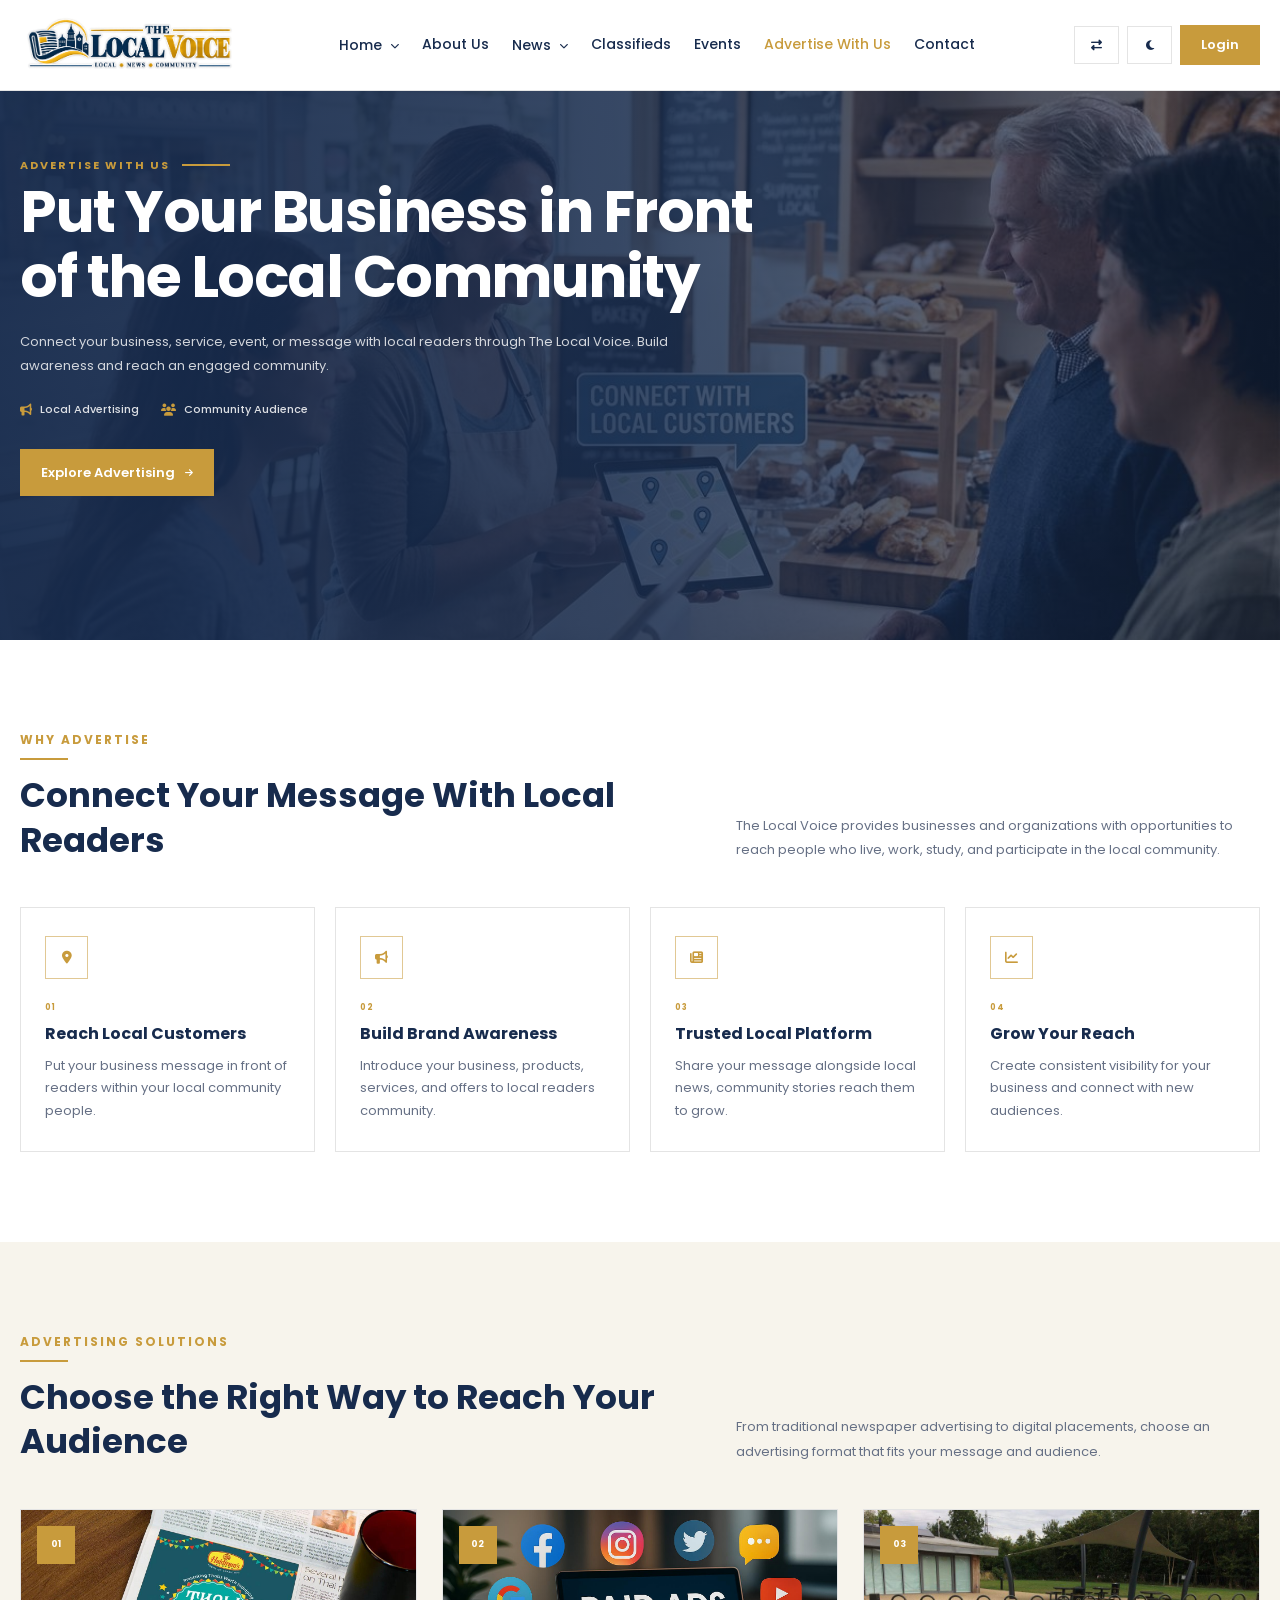
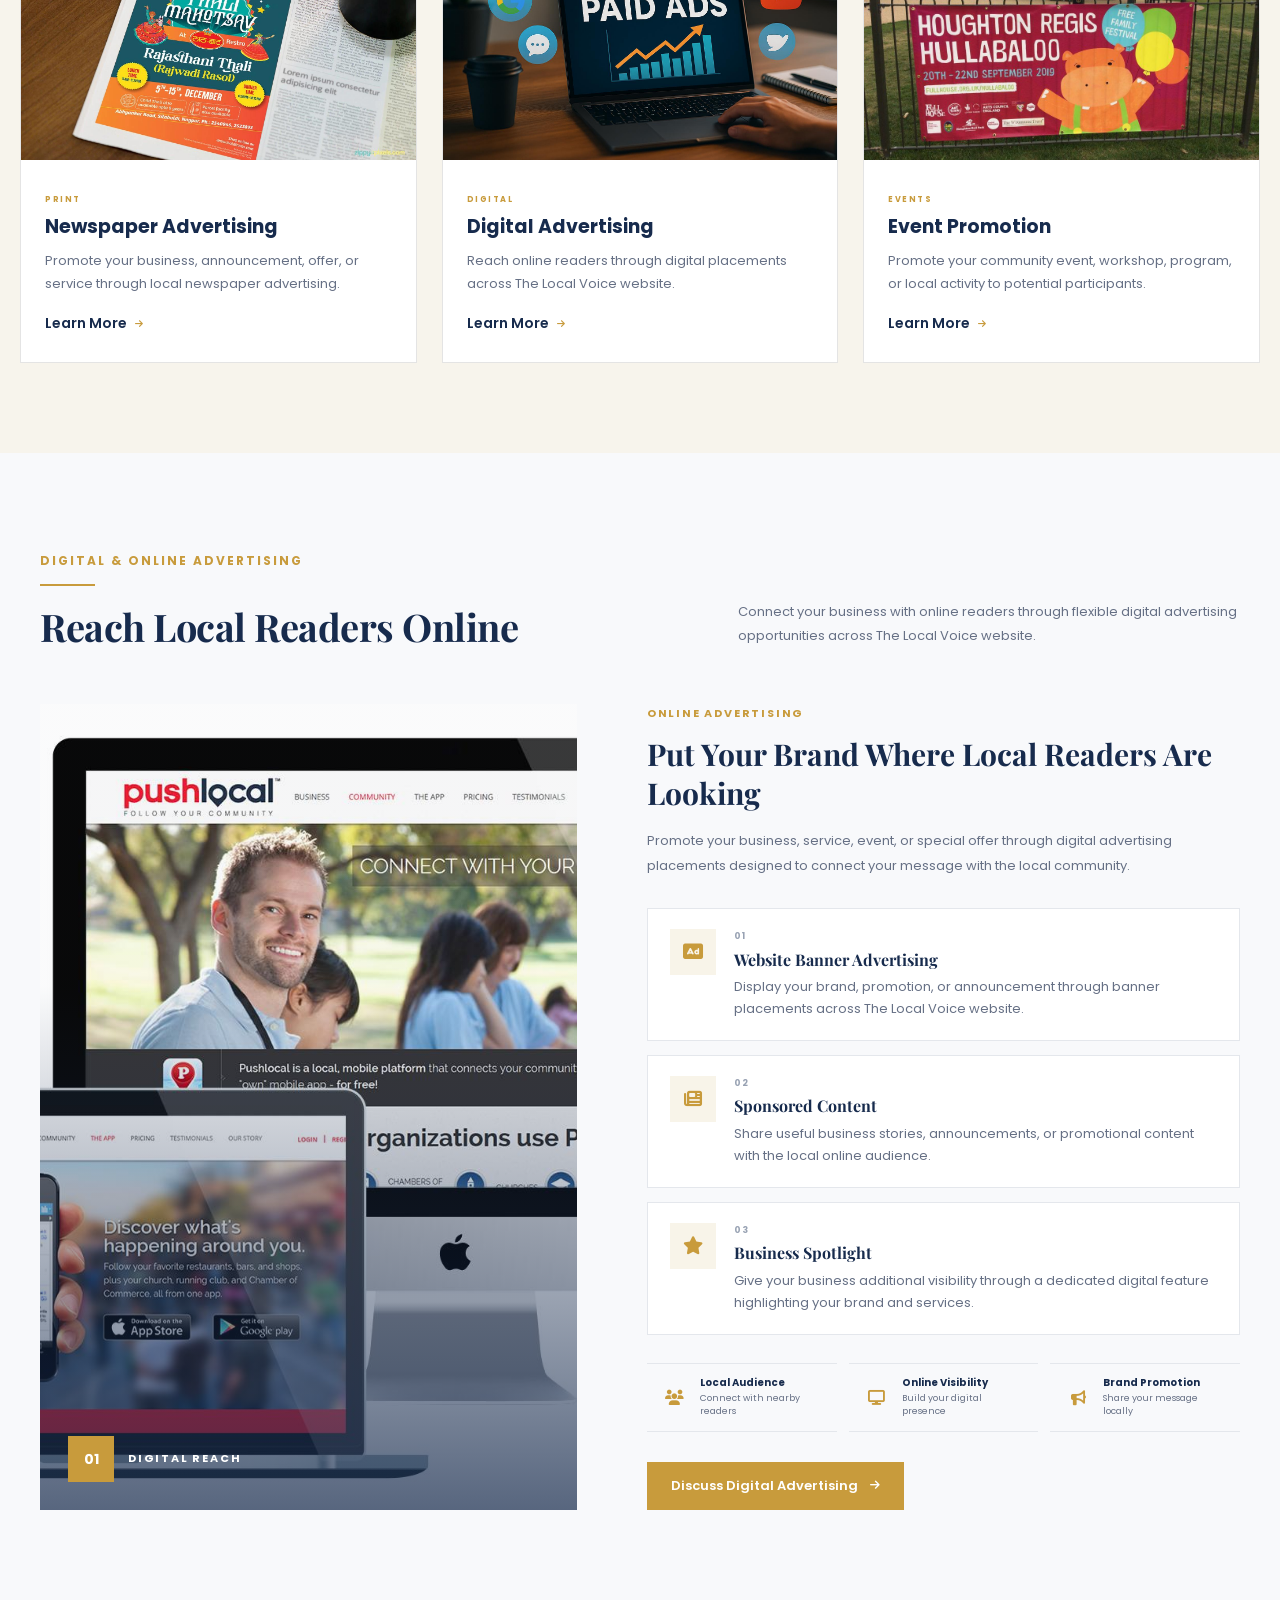
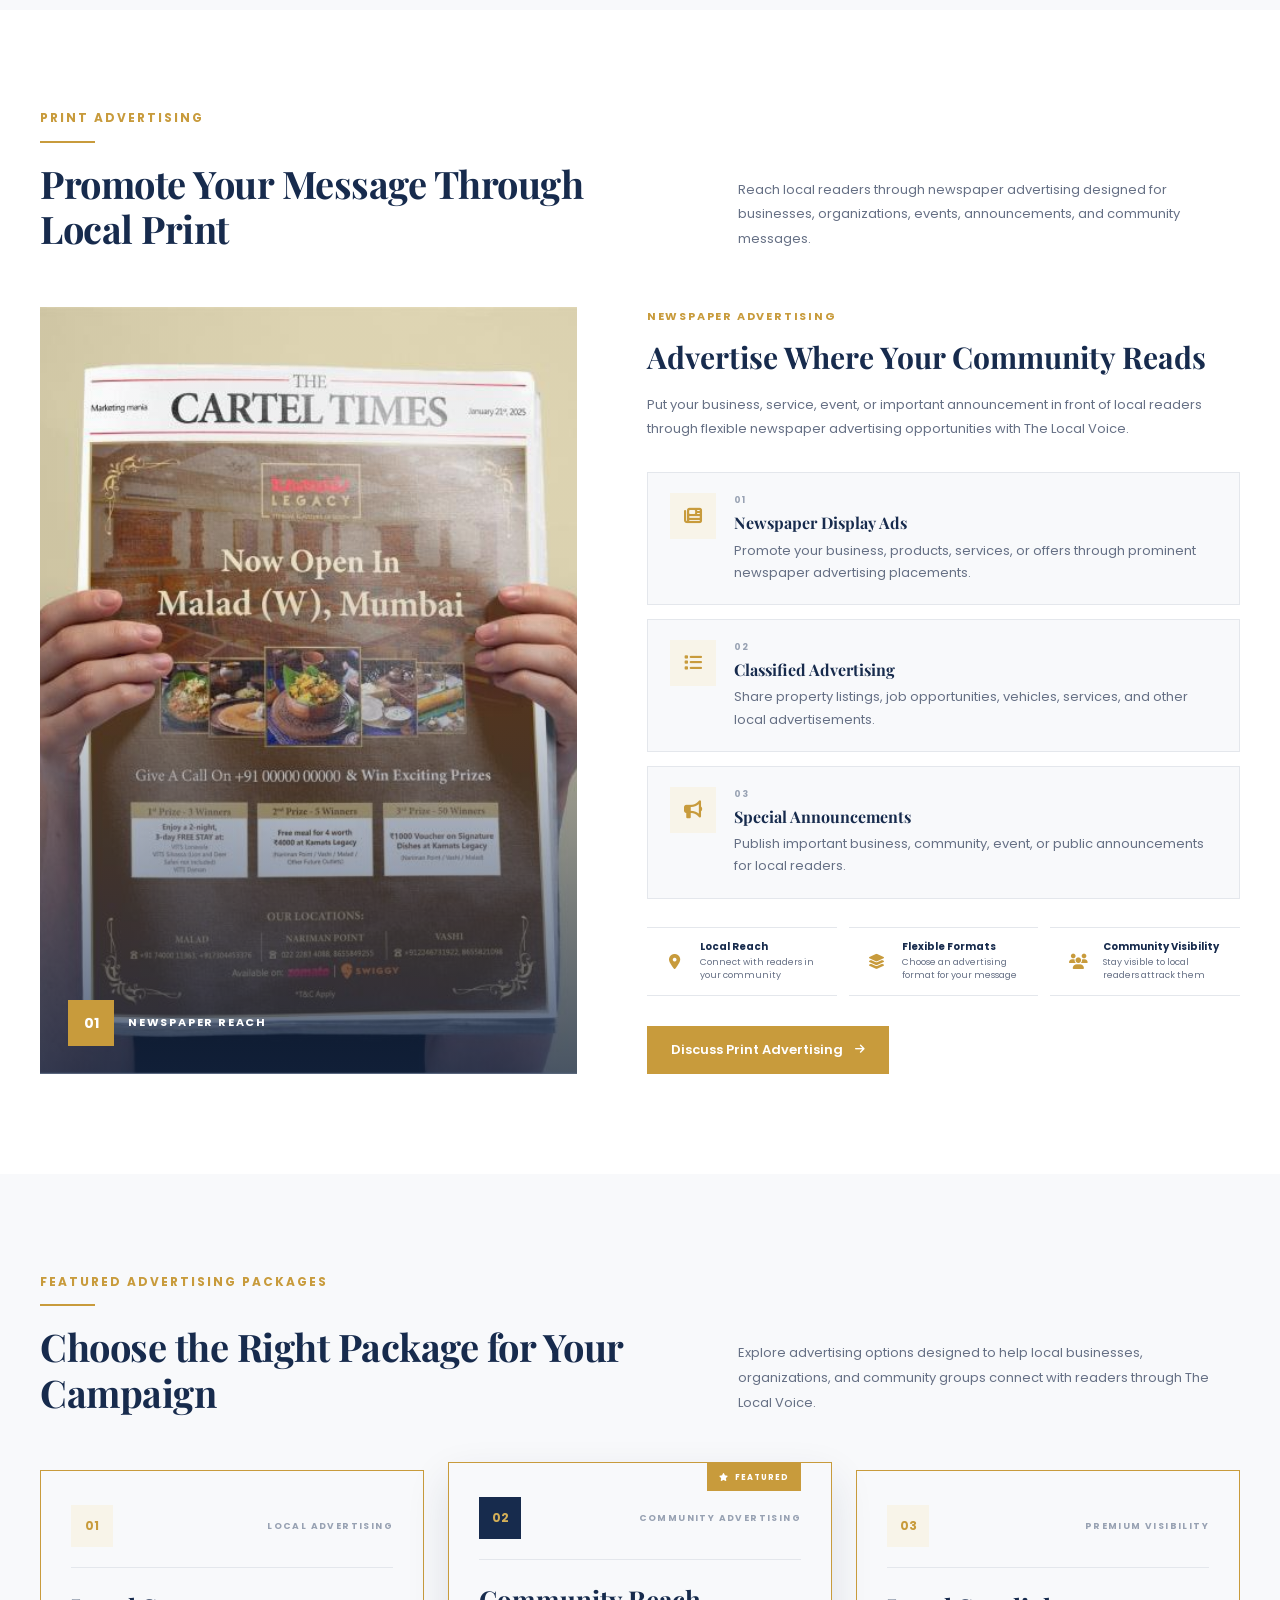
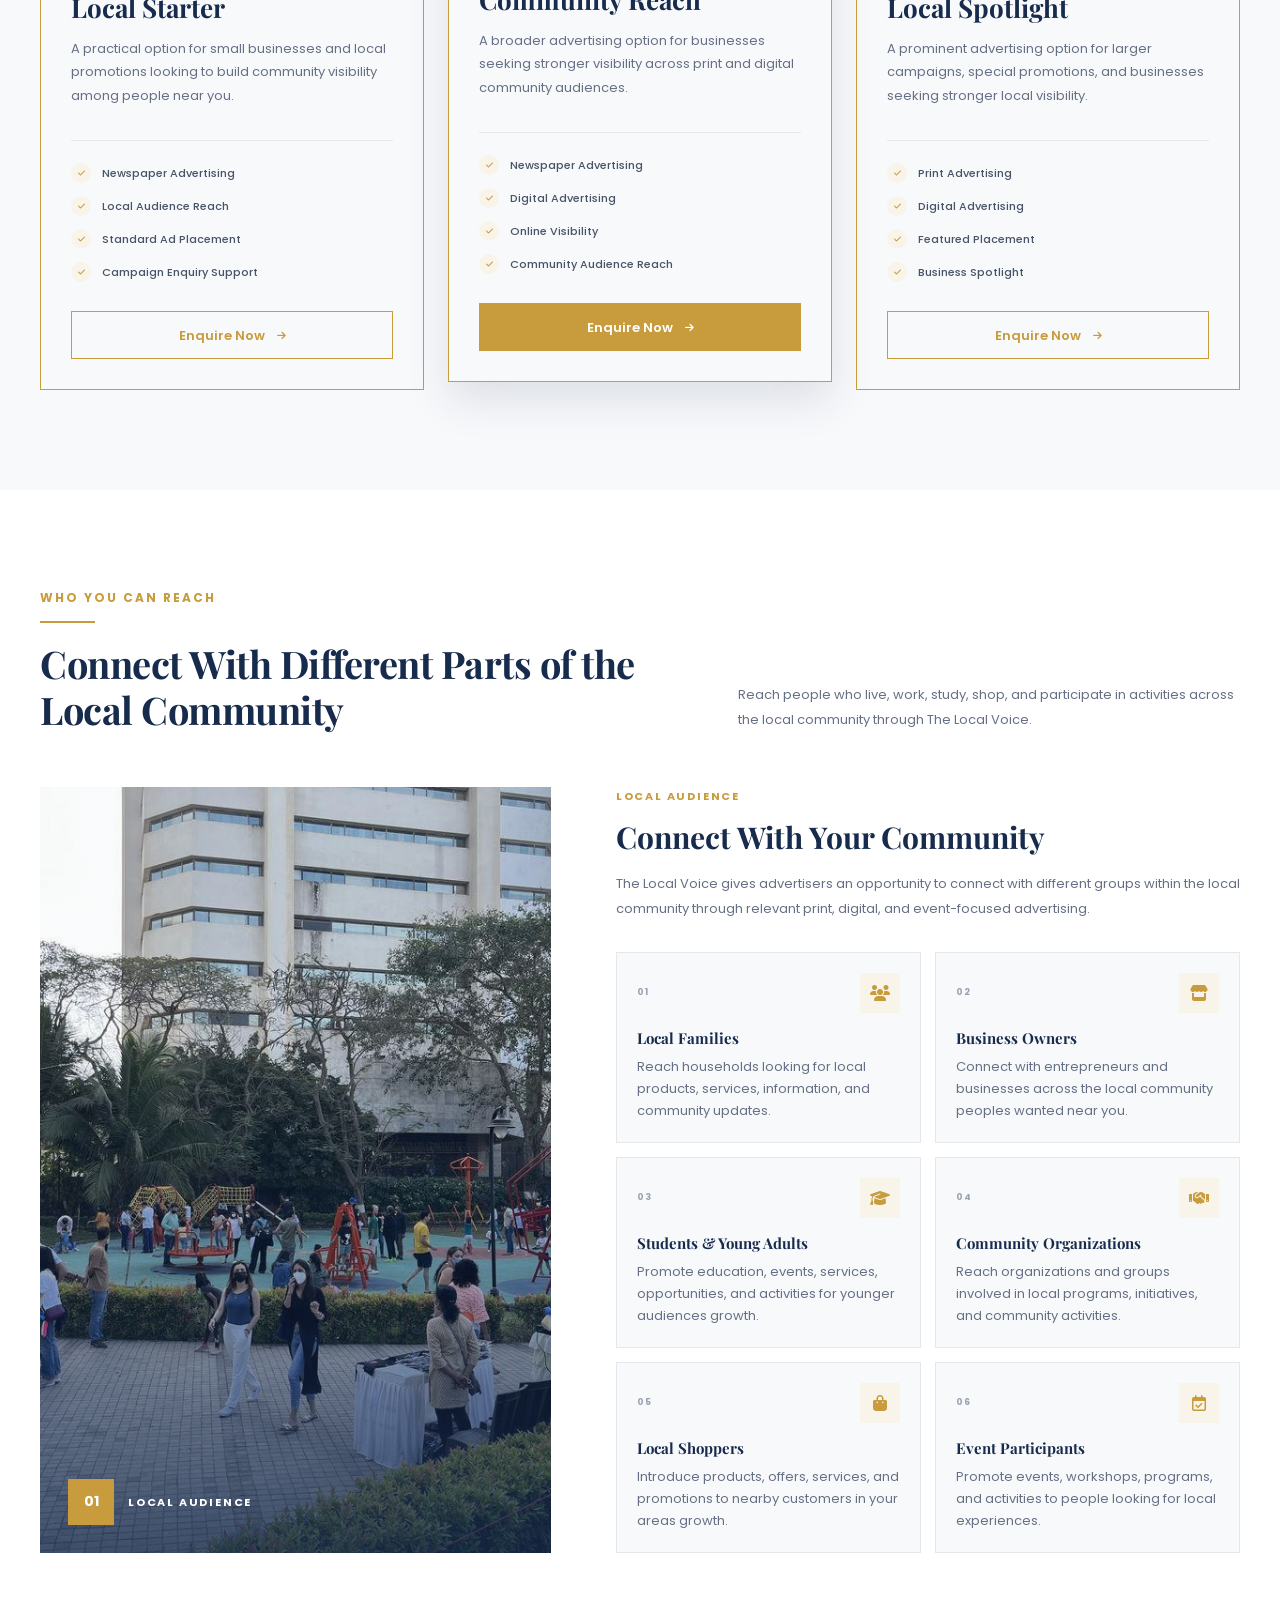
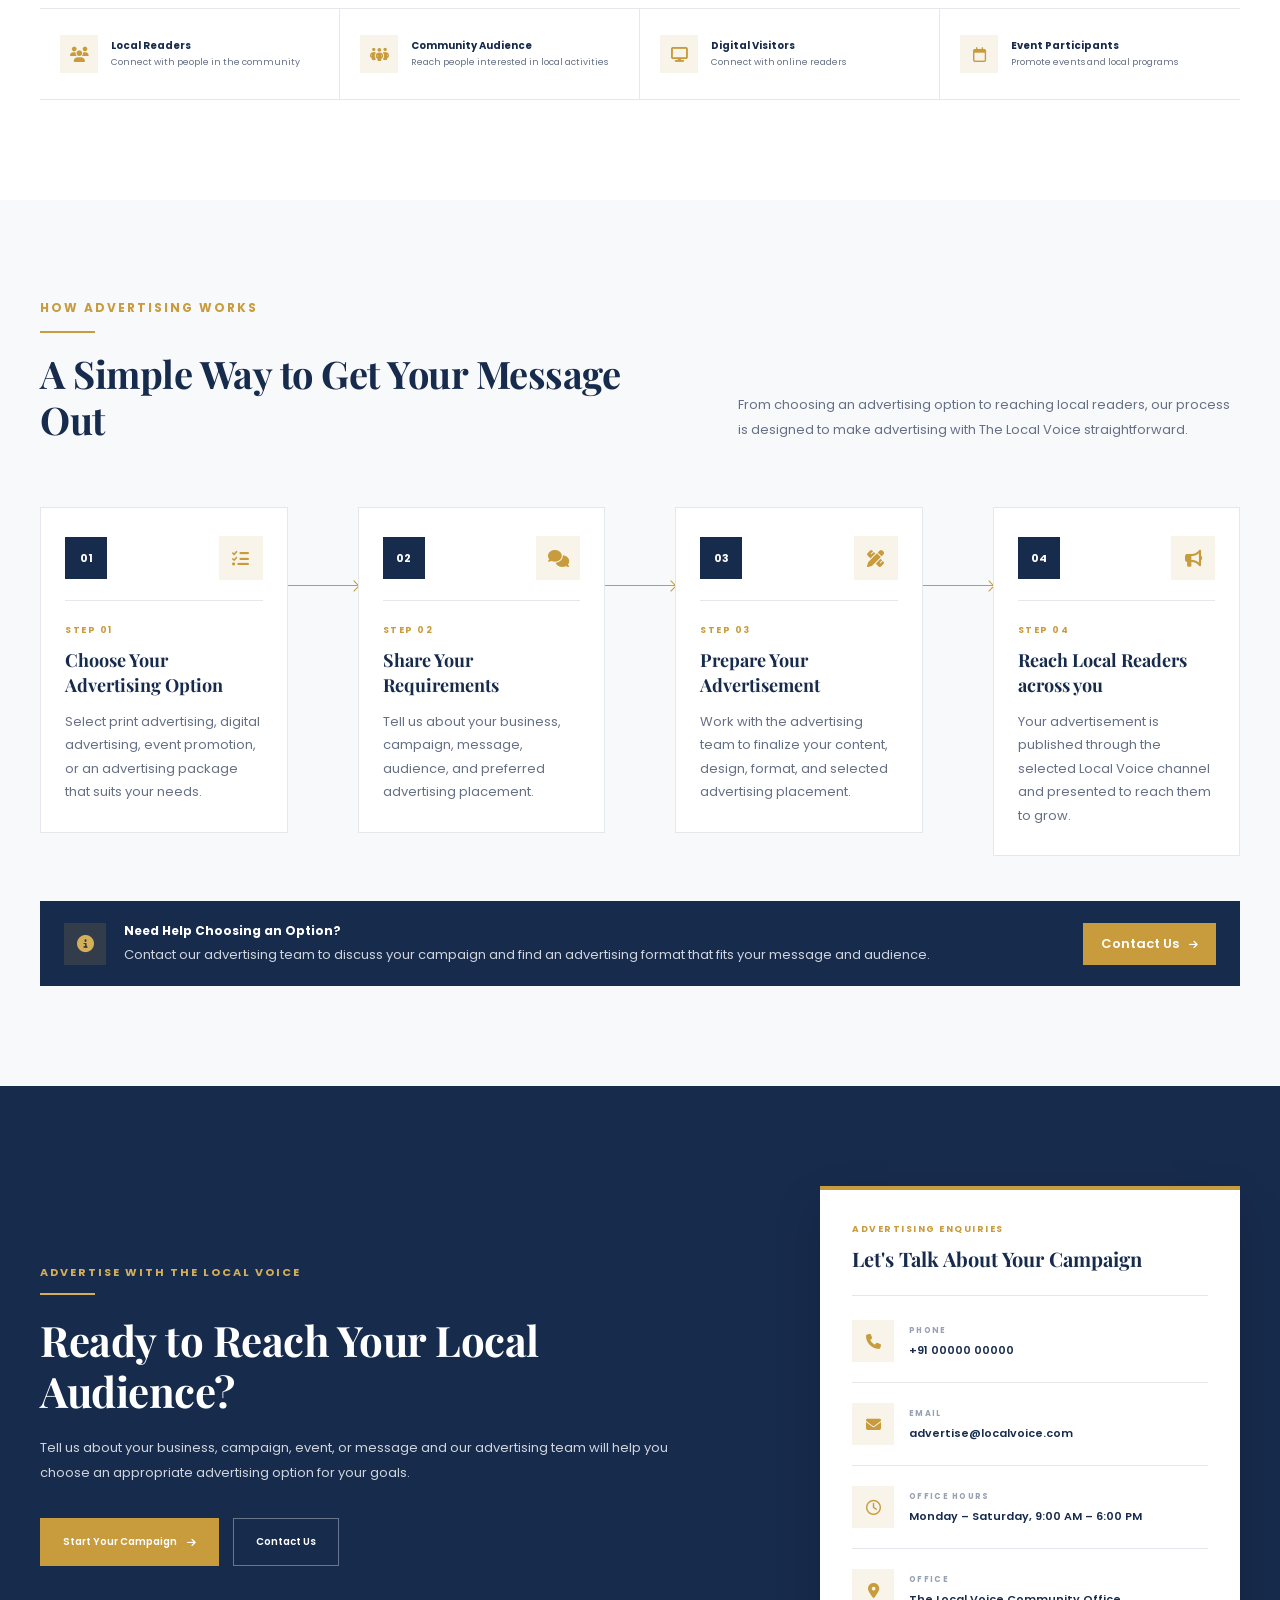
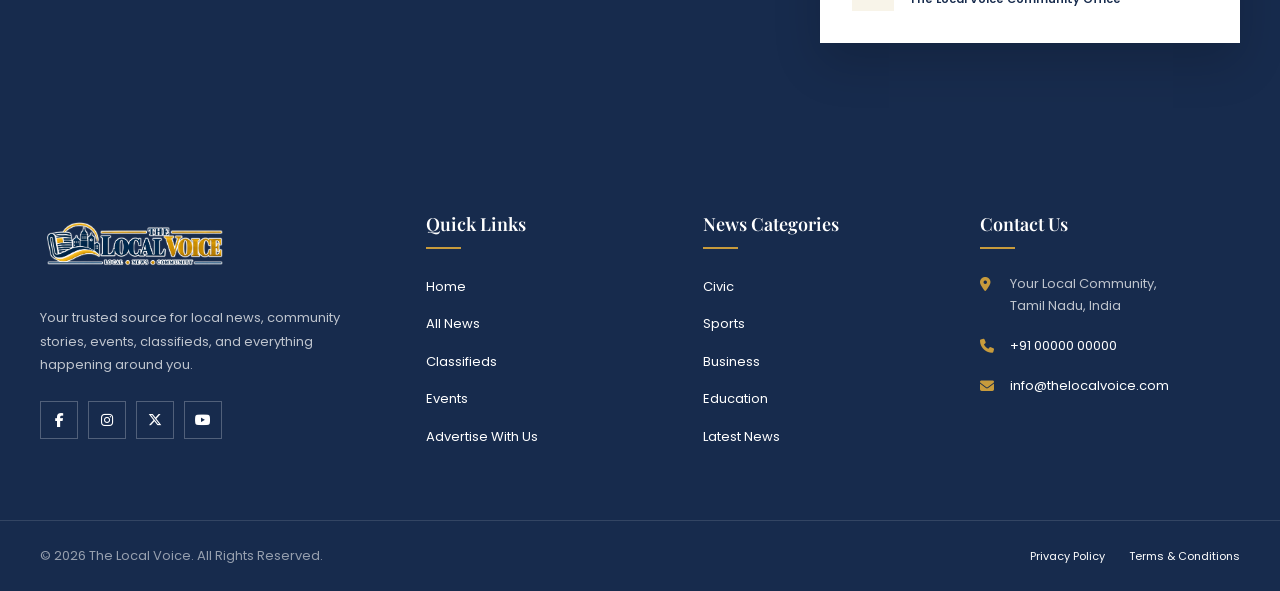
<file: advertise.html>
<!DOCTYPE html>
<html lang="en" dir="ltr">

<head>

    <!-- =====================================================
         BASIC META
    ====================================================== -->

    <meta charset="UTF-8">

    <meta
        name="viewport"
        content="width=device-width, initial-scale=1.0"
    >

    <meta
        name="description"
        content="The Local Voice - Local Newspaper and Community News Portal"
    >

    <meta
        name="keywords"
        content="local news, community news, newspaper, events, classifieds"
    >

    <meta
        name="author"
        content="The Local Voice"
    >


    <!-- =====================================================
         PAGE TITLE
    ====================================================== -->

    <title>
        The Local Voice | Local News & Community
    </title>
<link
    rel="icon"
    type="image/png"
    href="images/logo.png"
>

    <!-- =====================================================
         GOOGLE FONT
    ====================================================== -->

    <link
        rel="preconnect"
        href="https://fonts.googleapis.com"
    >

    <link
        rel="preconnect"
        href="https://fonts.gstatic.com"
        crossorigin
    >

    <link
        href="https://fonts.googleapis.com/css2?family=Playfair+Display:wght@500;600;700&family=Poppins:wght@400;500;600;700&display=swap"
        rel="stylesheet"
    >


    <!-- =====================================================
         FONT AWESOME
    ====================================================== -->

    <link
        rel="stylesheet"
        href="https://cdnjs.cloudflare.com/ajax/libs/font-awesome/6.5.2/css/all.min.css"
    >


    <!-- =====================================================
         MAIN CSS
    ====================================================== -->

    <link
        rel="stylesheet"
        href="css/style.css"
    >
    <link
        rel="stylesheet"
        href="css/responsive.css"
    >

</head>


<body>


    <!-- =====================================================
         HEADER START
    ====================================================== -->

    <header
        class="site-header"
        id="siteHeader"
    >

        <div class="header-container">


            <!-- =================================================
                 LOGO
            ================================================== -->

            <a
                href="index.html"
                class="site-logo"
                aria-label="The Local Voice Home"
            >

                <!-- Light Mode Logo -->

                <img
                    src="images/logo.png"
                    alt="The Local Voice"
                    class="logo-light"
                >


                <!-- Dark Mode Logo -->

                <img
                    src="images/logo.png"
                    alt="The Local Voice"
                    class="logo-dark"
                >

            </a>


            <!-- =================================================
                 DESKTOP NAVIGATION
            ================================================== -->

            <nav
                class="desktop-navigation"
                id="desktopNavigation"
                aria-label="Main Navigation"
            >


                <!-- =============================================
                     HOME DROPDOWN
                ============================================== -->

                <div class="nav-dropdown">

                    <button
                        type="button"
                        class="nav-dropdown-toggle"
                        aria-expanded="false"
                    >
                        Home

                        <i
                            class="fa-solid fa-chevron-down"
                            aria-hidden="true"
                        ></i>

                    </button>


                    <div class="nav-dropdown-menu">

                        <a href="index.html">
                            Home 1
                        </a>

                        <a href="home2.html">
                            Home 2
                        </a>

                    </div>

                </div>
                <a
                    href="about.html"
                    class="nav-link"
                >
                    About Us
                </a>


                <!-- =============================================
                     NEWS DROPDOWN
                ============================================== -->

                <div class="nav-dropdown">

                    <button
                        type="button"
                        class="nav-dropdown-toggle"
                        aria-expanded="false"
                    >
                        News

                        <i
                            class="fa-solid fa-chevron-down"
                            aria-hidden="true"
                        ></i>

                    </button>


                    <div class="nav-dropdown-menu">

                        

                        <a href="civic.html">
                            Civic
                        </a>

                        <a href="sports.html">
                            Sports
                        </a>

                        <a href="business.html">
                            Business
                        </a>

                        <a href="education.html">
                            Education
                        </a>

                    </div>

                </div>


                <!-- =============================================
                     NORMAL NAVIGATION LINKS
                ============================================== -->

                <a
                    href="classifieds.html"
                    class="nav-link"
                >
                    Classifieds
                </a>


                <a
                    href="events.html"
                    class="nav-link"
                >
                    Events
                </a>


                <a
                    href="advertise.html"
                    class="nav-link active"
                >
                    Advertise With Us
                </a>


                <a
                    href="contact.html"
                    class="nav-link"
                >
                    Contact
                </a>

            </nav>


            <!-- =================================================
                 HEADER ACTIONS
            ================================================== -->

            <div class="header-actions">

    <button
        type="button"
        class="header-action-btn rtl-toggle"
        id="rtlToggle"
        aria-label="Switch text direction"
        title="RTL"
    >
        <i class="fa-solid fa-right-left"></i>
    </button>

    <button
        type="button"
        class="header-action-btn dark-toggle"
        id="darkToggle"
        aria-label="Toggle dark mode"
        title="Dark Mode"
    >
        <i class="fa-solid fa-moon"></i>
    </button>

    <a
        href="login.html"
        class="login-btn"
    >
        Login
    </a>

</div>

            <!-- =================================================
                 HAMBURGER BUTTON
            ================================================== -->

            <button
                type="button"
                class="hamburger-btn"
                id="hamburgerBtn"
                aria-label="Open navigation menu"
                aria-expanded="false"
            >

                <i
                    class="fa-solid fa-bars"
                    aria-hidden="true"
                ></i>

            </button>

        </div>


        <!-- =====================================================
             MOBILE NAVIGATION
        ====================================================== -->

        <div
            class="mobile-navigation"
            id="mobileNavigation"
        >

            <div class="mobile-navigation-inner">


                <!-- =============================================
                     MOBILE HOME DROPDOWN
                ============================================== -->

                <div class="mobile-dropdown">

                    <button
                        type="button"
                        class="mobile-dropdown-toggle"
                        aria-expanded="false"
                    >
                        Home

                        <i
                            class="fa-solid fa-chevron-down"
                            aria-hidden="true"
                        ></i>

                    </button>


                    <div class="mobile-dropdown-menu">

                        <a href="index.html">
                            Home 1
                        </a>

                        <a href="home2.html">
                            Home 2
                        </a>

                    </div>

                </div>
                <a
                    href="about.html"
                    class="mobile-nav-link"
                >
                    About Us
                </a>


                <!-- =============================================
                     MOBILE NEWS DROPDOWN
                ============================================== -->

                <div class="mobile-dropdown">

                    <button
                        type="button"
                        class="mobile-dropdown-toggle"
                        aria-expanded="false"
                    >
                        News

                        <i
                            class="fa-solid fa-chevron-down"
                            aria-hidden="true"
                        ></i>

                    </button>


                    <div class="mobile-dropdown-menu">

                        

                        <a href="civic.html">
                            Civic
                        </a>

                        <a href="sports.html">
                            Sports
                        </a>

                        <a href="business.html">
                            Business
                        </a>

                        <a href="education.html">
                            Education
                        </a>

                    </div>

                </div>


                <!-- =============================================
                     MOBILE NORMAL LINKS
                ============================================== -->

                <a
                    href="classifieds.html"
                    class="mobile-nav-link"
                >
                    Classifieds
                </a>


                <a
                    href="events.html"
                    class="mobile-nav-link"
                >
                    Events
                </a>


                <a
                    href="advertise.html"
                    class="mobile-nav-link active"
                >
                    Advertise With Us
                </a>


                <a
                    href="contact.html"
                    class="mobile-nav-link"
                >
                    Contact
                </a>


                <!-- =============================================
                     MOBILE ACTIONS
                ============================================== -->

                <div class="mobile-actions">

    <button
        type="button"
        class="mobile-action-btn"
        id="mobileRtlToggle"
        aria-label="Switch text direction"
        title="RTL"
    >
        <i class="fa-solid fa-right-left"></i>
    </button>

    <button
        type="button"
        class="mobile-action-btn"
        id="mobileDarkToggle"
        aria-label="Toggle dark mode"
        title="Dark Mode"
    >
        <i class="fa-solid fa-moon"></i>
    </button>

    <a
        href="login.html"
        class="mobile-login-btn"
    >
        Login
    </a>

</div>
            </div>

        </div>

    </header>


    <!-- =====================================================
         HEADER END
    ====================================================== -->


    <!-- =====================================================
         MAIN CONTENT START
         We will add this later.
    ====================================================== -->

    <main>
<!-- =========================================================
     ADVERTISE WITH US — HERO
========================================================= -->

<section class="advertise-hero" id="advertiseHero">

    <div class="advertise-hero-overlay"></div>

    <div class="advertise-hero-container">

        <div class="advertise-hero-content">

            <div class="advertise-hero-label">

                <span class="advertise-hero-eyebrow">
                    ADVERTISE WITH US
                </span>

                <span class="advertise-hero-line"></span>

            </div>

            <h1 class="advertise-hero-title">
                Put Your Business in Front of the Local Community
            </h1>

            <p class="advertise-hero-description">
                Connect your business, service, event, or message
                with local readers through The Local Voice.
                Build awareness and reach an engaged community.
            </p>

            <div class="advertise-hero-meta">

                <span>
                    <i class="fa-solid fa-bullhorn"></i>
                    Local Advertising
                </span>

                <span>
                    <i class="fa-solid fa-users"></i>
                    Community Audience
                </span>

            </div>

            <a
                href="#advertisingSolutions"
                class="advertise-hero-button"
            >
                <span>Explore Advertising</span>

                <i
                    class="fa-solid fa-arrow-right"
                    aria-hidden="true"
                ></i>
            </a>

        </div>

    </div>

</section>


<!-- =========================================================
     ADVERTISE SECTION 2 — WHY ADVERTISE
========================================================= -->

<section
    class="advertise-why"
    id="whyAdvertise"
>

    <div class="advertise-why-container">

        <div class="advertise-why-header">

            <div class="advertise-why-title-wrap">

                <span class="advertise-why-eyebrow">
                    WHY ADVERTISE
                </span>

                <span class="advertise-why-line"></span>

                <h2 class="advertise-why-title">
                    Connect Your Message With Local Readers
                </h2>

            </div>

            <p class="advertise-why-description">
                The Local Voice provides businesses and organizations
                with opportunities to reach people who live, work,
                study, and participate in the local community.
            </p>

        </div>


        <div class="advertise-why-grid">

            <!-- WHY CARD 1 -->

            <article class="advertise-why-card">

                <div class="advertise-why-icon">
                    <i class="fa-solid fa-location-dot"></i>
                </div>

                <div class="advertise-why-card-content">

                    <span class="advertise-why-number">
                        01
                    </span>

                    <h3>
                        Reach Local Customers
                    </h3>

                    <p>
                        Put your business message in front of
                        readers within your local community people.
                    </p>

                </div>

            </article>


            <!-- WHY CARD 2 -->

            <article class="advertise-why-card">

                <div class="advertise-why-icon">
                    <i class="fa-solid fa-bullhorn"></i>
                </div>

                <div class="advertise-why-card-content">

                    <span class="advertise-why-number">
                        02
                    </span>

                    <h3>
                        Build Brand Awareness
                    </h3>

                    <p>
                        Introduce your business, products,
                        services, and offers to local readers community.
                    </p>

                </div>

            </article>


            <!-- WHY CARD 3 -->

            <article class="advertise-why-card">

                <div class="advertise-why-icon">
                    <i class="fa-solid fa-newspaper"></i>
                </div>

                <div class="advertise-why-card-content">

                    <span class="advertise-why-number">
                        03
                    </span>

                    <h3>
                        Trusted Local Platform
                    </h3>

                    <p>
                        Share your message alongside local news,
                        community stories reach them to grow.
                    </p>

                </div>

            </article>


            <!-- WHY CARD 4 -->

            <article class="advertise-why-card">

                <div class="advertise-why-icon">
                    <i class="fa-solid fa-chart-line"></i>
                </div>

                <div class="advertise-why-card-content">

                    <span class="advertise-why-number">
                        04
                    </span>

                    <h3>
                        Grow Your Reach
                    </h3>

                    <p>
                        Create consistent visibility for your
                        business and connect with new audiences.
                    </p>

                </div>

            </article>

        </div>

    </div>

</section>


<!-- =========================================================
     ADVERTISE SECTION 3 — ADVERTISING SOLUTIONS
========================================================= -->

<section
    class="advertise-solutions"
    id="advertisingSolutions"
>

    <div class="advertise-solutions-container">

        <div class="advertise-solutions-header">

            <div class="advertise-solutions-title-wrap">

                <span class="advertise-solutions-eyebrow">
                    ADVERTISING SOLUTIONS
                </span>

                <span class="advertise-solutions-line"></span>

                <h2 class="advertise-solutions-title">
                    Choose the Right Way to Reach Your Audience
                </h2>

            </div>

            <p class="advertise-solutions-description">
                From traditional newspaper advertising to digital
                placements, choose an advertising format that
                fits your message and audience.
            </p>

        </div>


        <div class="advertise-solutions-grid">

            <!-- SOLUTION 1 -->

            <article class="advertise-solution-card">

                <div class="advertise-solution-image">

                    <img
                        src="images/advertise-print.jpg"
                        alt="Print newspaper advertising"
                    >

                    <span class="advertise-solution-number">
                        01
                    </span>

                </div>

                <div class="advertise-solution-content">

                    <span class="advertise-solution-category">
                        PRINT
                    </span>

                    <h3>
                        Newspaper Advertising
                    </h3>

                    <p>
                        Promote your business, announcement,
                        offer, or service through local newspaper
                        advertising.
                    </p>

                    <a
                        href="#"
                        class="advertise-solution-link"
                    >
                        <span>Learn More</span>

                        <i
                            class="fa-solid fa-arrow-right"
                            aria-hidden="true"
                        ></i>
                    </a>

                </div>

            </article>


            <!-- SOLUTION 2 -->

            <article class="advertise-solution-card">

                <div class="advertise-solution-image">

                    <img
                        src="images/advertise-digital.jpg"
                        alt="Digital advertising"
                    >

                    <span class="advertise-solution-number">
                        02
                    </span>

                </div>

                <div class="advertise-solution-content">

                    <span class="advertise-solution-category">
                        DIGITAL
                    </span>

                    <h3>
                        Digital Advertising
                    </h3>

                    <p>
                        Reach online readers through digital
                        placements across The Local Voice
                        website.
                    </p>

                    <a
                        href="#"
                        class="advertise-solution-link"
                    >
                        <span>Learn More</span>

                        <i
                            class="fa-solid fa-arrow-right"
                            aria-hidden="true"
                        ></i>
                    </a>

                </div>

            </article>


            <!-- SOLUTION 3 -->

            <article class="advertise-solution-card">

                <div class="advertise-solution-image">

                    <img
                        src="images/advertise-event.jpg"
                        alt="Event advertising"
                    >

                    <span class="advertise-solution-number">
                        03
                    </span>

                </div>

                <div class="advertise-solution-content">

                    <span class="advertise-solution-category">
                        EVENTS
                    </span>

                    <h3>
                        Event Promotion
                    </h3>

                    <p>
                        Promote your community event, workshop,
                        program, or local activity to potential
                        participants.
                    </p>

                    <a
                        href="#"
                        class="advertise-solution-link"
                    >
                        <span>Learn More</span>

                        <i
                            class="fa-solid fa-arrow-right"
                            aria-hidden="true"
                        ></i>
                    </a>

                </div>

            </article>

        </div>

    </div>

</section>
<!-- =========================================================
     SECTION 4 — DIGITAL & ONLINE ADVERTISING
========================================================= -->

<section class="advertise-digital" id="digitalAdvertising">

    <div class="advertise-digital-container">

        <!-- =================================================
             SECTION HEADER
        ================================================== -->

        <div class="advertise-digital-header">

            <div class="advertise-digital-title-wrap">

                <span class="advertise-digital-eyebrow">
                    DIGITAL &amp; ONLINE ADVERTISING
                </span>

                <span class="advertise-digital-line"></span>

                <h2 class="advertise-digital-title">
                    Reach Local Readers Online
                </h2>

            </div>

            <p class="advertise-digital-intro">
                Connect your business with online readers through
                flexible digital advertising opportunities across
                The Local Voice website.
            </p>

        </div>


        <!-- =================================================
             MAIN DIGITAL ADVERTISING CONTENT
        ================================================== -->

        <div class="advertise-digital-layout">


            <!-- =================================================
                 FEATURED IMAGE
            ================================================== -->

            <div class="advertise-digital-image">

                <img
                    src="images/advertise-digital-featured.jpg"
                    alt="Digital advertising on The Local Voice"
                >

                <div class="advertise-digital-image-label">

                    <span class="advertise-digital-image-number">
                        01
                    </span>

                    <span class="advertise-digital-image-text">
                        DIGITAL REACH
                    </span>

                </div>

            </div>


            <!-- =================================================
                 DIGITAL ADVERTISING CONTENT
            ================================================== -->

            <div class="advertise-digital-content">

                <span class="advertise-digital-category">
                    ONLINE ADVERTISING
                </span>

                <h3 class="advertise-digital-content-title">
                    Put Your Brand Where Local Readers Are Looking
                </h3>

                <p class="advertise-digital-description">
                    Promote your business, service, event, or special
                    offer through digital advertising placements
                    designed to connect your message with the local
                    community.
                </p>


                <!-- =================================================
                     DIGITAL ADVERTISING OPTIONS
                ================================================== -->

                <div class="advertise-digital-options">


                    <!-- OPTION 01 -->

                    <article class="advertise-digital-option">

                        <div class="advertise-digital-option-icon">
                            <i
                                class="fa-solid fa-rectangle-ad"
                                aria-hidden="true"
                            ></i>
                        </div>

                        <div class="advertise-digital-option-content">

                            <span class="advertise-digital-option-number">
                                01
                            </span>

                            <h4>
                                Website Banner Advertising
                            </h4>

                            <p>
                                Display your brand, promotion, or
                                announcement through banner placements
                                across The Local Voice website.
                            </p>

                        </div>

                    </article>


                    <!-- OPTION 02 -->

                    <article class="advertise-digital-option">

                        <div class="advertise-digital-option-icon">
                            <i
                                class="fa-solid fa-newspaper"
                                aria-hidden="true"
                            ></i>
                        </div>

                        <div class="advertise-digital-option-content">

                            <span class="advertise-digital-option-number">
                                02
                            </span>

                            <h4>
                                Sponsored Content
                            </h4>

                            <p>
                                Share useful business stories,
                                announcements, or promotional content
                                with the local online audience.
                            </p>

                        </div>

                    </article>


                    <!-- OPTION 03 -->

                    <article class="advertise-digital-option">

                        <div class="advertise-digital-option-icon">
                            <i
                                class="fa-solid fa-star"
                                aria-hidden="true"
                            ></i>
                        </div>

                        <div class="advertise-digital-option-content">

                            <span class="advertise-digital-option-number">
                                03
                            </span>

                            <h4>
                                Business Spotlight
                            </h4>

                            <p>
                                Give your business additional visibility
                                through a dedicated digital feature
                                highlighting your brand and services.
                            </p>

                        </div>

                    </article>


                </div>


                <!-- =================================================
                     DIGITAL BENEFITS
                ================================================== -->

                <div class="advertise-digital-benefits">

                    <div class="advertise-digital-benefit">

                        <i
                            class="fa-solid fa-users"
                            aria-hidden="true"
                        ></i>

                        <div>
                            <strong>Local Audience</strong>
                            <span>Connect with nearby readers</span>
                        </div>

                    </div>


                    <div class="advertise-digital-benefit">

                        <i
                            class="fa-solid fa-display"
                            aria-hidden="true"
                        ></i>

                        <div>
                            <strong>Online Visibility</strong>
                            <span>Build your digital presence</span>
                        </div>

                    </div>


                    <div class="advertise-digital-benefit">

                        <i
                            class="fa-solid fa-bullhorn"
                            aria-hidden="true"
                        ></i>

                        <div>
                            <strong>Brand Promotion</strong>
                            <span>Share your message locally</span>
                        </div>

                    </div>

                </div>


                <!-- =================================================
                     ACTION
                ================================================== -->

                <div class="advertise-digital-action">

                    <a
                        href="contact.html"
                        class="advertise-digital-button"
                    >
                        <span>Discuss Digital Advertising</span>

                        <i
                            class="fa-solid fa-arrow-right"
                            aria-hidden="true"
                        ></i>
                    </a>

                </div>

            </div>

        </div>

    </div>

</section>
<!-- =========================================================
     SECTION 5 — PRINT ADVERTISING
========================================================= -->

<section class="advertise-print" id="printAdvertising">

    <div class="advertise-print-container">

        <!-- =================================================
             SECTION HEADER
        ================================================== -->

        <div class="advertise-print-header">

            <div class="advertise-print-title-wrap">

                <span class="advertise-print-eyebrow">
                    PRINT ADVERTISING
                </span>

                <span class="advertise-print-line"></span>

                <h2 class="advertise-print-title">
                    Promote Your Message Through Local Print
                </h2>

            </div>

            <p class="advertise-print-intro">
                Reach local readers through newspaper advertising
                designed for businesses, organizations, events,
                announcements, and community messages.
            </p>

        </div>


        <!-- =================================================
             MAIN PRINT ADVERTISING LAYOUT
        ================================================== -->

        <div class="advertise-print-layout">


            <!-- =================================================
                 FEATURED PRINT IMAGE
            ================================================== -->

            <div class="advertise-print-image">

                <img
                    src="images/advertise-print-featured.jpg"
                    alt="Print newspaper advertising"
                >

                <div class="advertise-print-image-label">

                    <span class="advertise-print-image-number">
                        01
                    </span>

                    <span class="advertise-print-image-text">
                        NEWSPAPER REACH
                    </span>

                </div>

            </div>


            <!-- =================================================
                 PRINT ADVERTISING CONTENT
            ================================================== -->

            <div class="advertise-print-content">

                <span class="advertise-print-category">
                    NEWSPAPER ADVERTISING
                </span>

                <h3 class="advertise-print-content-title">
                    Advertise Where Your Community Reads
                </h3>

                <p class="advertise-print-description">
                    Put your business, service, event, or important
                    announcement in front of local readers through
                    flexible newspaper advertising opportunities
                    with The Local Voice.
                </p>


                <!-- =================================================
                     PRINT ADVERTISING OPTIONS
                ================================================== -->

                <div class="advertise-print-options">


                    <!-- OPTION 01 -->

                    <article class="advertise-print-option">

                        <div class="advertise-print-option-icon">
                            <i
                                class="fa-solid fa-newspaper"
                                aria-hidden="true"
                            ></i>
                        </div>

                        <div class="advertise-print-option-content">

                            <span class="advertise-print-option-number">
                                01
                            </span>

                            <h4>
                                Newspaper Display Ads
                            </h4>

                            <p>
                                Promote your business, products,
                                services, or offers through prominent
                                newspaper advertising placements.
                            </p>

                        </div>

                    </article>


                    <!-- OPTION 02 -->

                    <article class="advertise-print-option">

                        <div class="advertise-print-option-icon">
                            <i
                                class="fa-solid fa-list"
                                aria-hidden="true"
                            ></i>
                        </div>

                        <div class="advertise-print-option-content">

                            <span class="advertise-print-option-number">
                                02
                            </span>

                            <h4>
                                Classified Advertising
                            </h4>

                            <p>
                                Share property listings, job
                                opportunities, vehicles, services,
                                and other local advertisements.
                            </p>

                        </div>

                    </article>


                    <!-- OPTION 03 -->

                    <article class="advertise-print-option">

                        <div class="advertise-print-option-icon">
                            <i
                                class="fa-solid fa-bullhorn"
                                aria-hidden="true"
                            ></i>
                        </div>

                        <div class="advertise-print-option-content">

                            <span class="advertise-print-option-number">
                                03
                            </span>

                            <h4>
                                Special Announcements
                            </h4>

                            <p>
                                Publish important business, community,
                                event, or public announcements for
                                local readers.
                            </p>

                        </div>

                    </article>


                </div>


                <!-- =================================================
                     PRINT ADVERTISING BENEFITS
                ================================================== -->

                <div class="advertise-print-benefits">

                    <div class="advertise-print-benefit">

                        <i
                            class="fa-solid fa-location-dot"
                            aria-hidden="true"
                        ></i>

                        <div>
                            <strong>Local Reach</strong>
                            <span>
                                Connect with readers in your community
                            </span>
                        </div>

                    </div>


                    <div class="advertise-print-benefit">

                        <i
                            class="fa-solid fa-layer-group"
                            aria-hidden="true"
                        ></i>

                        <div>
                            <strong>Flexible Formats</strong>
                            <span>
                                Choose an advertising format for your message
                            </span>
                        </div>

                    </div>


                    <div class="advertise-print-benefit">

                        <i
                            class="fa-solid fa-users"
                            aria-hidden="true"
                        ></i>

                        <div>
                            <strong>Community Visibility</strong>
                            <span>
                                Stay visible to local readers attrack them
                            </span>
                        </div>

                    </div>

                </div>


                <!-- =================================================
                     ACTION
                ================================================== -->

                <div class="advertise-print-action">

                    <a
                        href="contact.html"
                        class="advertise-print-button"
                    >
                        <span>Discuss Print Advertising</span>

                        <i
                            class="fa-solid fa-arrow-right"
                            aria-hidden="true"
                        ></i>
                    </a>

                </div>

            </div>

        </div>

    </div>

</section>
<!-- =========================================================
     SECTION 6 — FEATURED ADVERTISING PACKAGES
========================================================= -->

<section class="advertise-packages" id="advertisingPackages">

    <div class="advertise-packages-container">

        <!-- =================================================
             SECTION HEADER
        ================================================== -->

        <div class="advertise-packages-header">

            <div class="advertise-packages-title-wrap">

                <span class="advertise-packages-eyebrow">
                    FEATURED ADVERTISING PACKAGES
                </span>

                <span class="advertise-packages-line"></span>

                <h2 class="advertise-packages-title">
                    Choose the Right Package for Your Campaign
                </h2>

            </div>

            <p class="advertise-packages-intro">
                Explore advertising options designed to help
                local businesses, organizations, and community
                groups connect with readers through The Local Voice.
            </p>

        </div>


        <!-- =================================================
             PACKAGE CARDS
        ================================================== -->

        <div class="advertise-packages-grid">


            <!-- =================================================
                 PACKAGE 01 — LOCAL STARTER
            ================================================== -->

            <article class="advertise-package-card">

                <div class="advertise-package-top">

                    <span class="advertise-package-number">
                        01
                    </span>

                    <span class="advertise-package-label">
                        LOCAL ADVERTISING
                    </span>

                </div>

                <h3 class="advertise-package-title">
                    Local Starter
                </h3>

                <p class="advertise-package-description">
                    A practical option for small businesses
                    and local promotions looking to build
                    community visibility among people near you.
                </p>


                <!-- PACKAGE FEATURES -->

                <div class="advertise-package-features">

                    <div class="advertise-package-feature">
                        <i
                            class="fa-solid fa-check"
                            aria-hidden="true"
                        ></i>
                        <span>Newspaper Advertising</span>
                    </div>

                    <div class="advertise-package-feature">
                        <i
                            class="fa-solid fa-check"
                            aria-hidden="true"
                        ></i>
                        <span>Local Audience Reach</span>
                    </div>

                    <div class="advertise-package-feature">
                        <i
                            class="fa-solid fa-check"
                            aria-hidden="true"
                        ></i>
                        <span>Standard Ad Placement</span>
                    </div>

                    <div class="advertise-package-feature">
                        <i
                            class="fa-solid fa-check"
                            aria-hidden="true"
                        ></i>
                        <span>Campaign Enquiry Support</span>
                    </div>

                </div>


                <!-- PACKAGE ACTION -->

                <div class="advertise-package-action">

                    <a
                        href="contact.html"
                        class="advertise-package-button"
                    >
                        <span>Enquire Now</span>

                        <i
                            class="fa-solid fa-arrow-right"
                            aria-hidden="true"
                        ></i>
                    </a>

                </div>

            </article>


            <!-- =================================================
                 PACKAGE 02 — COMMUNITY REACH
            ================================================== -->

            <article class="advertise-package-card advertise-package-card-featured">

                <!-- FEATURED BADGE -->

                <div class="advertise-package-featured-badge">
                    <i
                        class="fa-solid fa-star"
                        aria-hidden="true"
                    ></i>

                    <span>FEATURED</span>
                </div>


                <div class="advertise-package-top">

                    <span class="advertise-package-number">
                        02
                    </span>

                    <span class="advertise-package-label">
                        COMMUNITY ADVERTISING
                    </span>

                </div>

                <h3 class="advertise-package-title">
                    Community Reach
                </h3>

                <p class="advertise-package-description">
                    A broader advertising option for businesses
                    seeking stronger visibility across print and
                    digital community audiences.
                </p>


                <!-- PACKAGE FEATURES -->

                <div class="advertise-package-features">

                    <div class="advertise-package-feature">
                        <i
                            class="fa-solid fa-check"
                            aria-hidden="true"
                        ></i>
                        <span>Newspaper Advertising</span>
                    </div>

                    <div class="advertise-package-feature">
                        <i
                            class="fa-solid fa-check"
                            aria-hidden="true"
                        ></i>
                        <span>Digital Advertising</span>
                    </div>

                    <div class="advertise-package-feature">
                        <i
                            class="fa-solid fa-check"
                            aria-hidden="true"
                        ></i>
                        <span>Online Visibility</span>
                    </div>

                    <div class="advertise-package-feature">
                        <i
                            class="fa-solid fa-check"
                            aria-hidden="true"
                        ></i>
                        <span>Community Audience Reach</span>
                    </div>

                    

                </div>


                <!-- PACKAGE ACTION -->

                <div class="advertise-package-action">

                    <a
                        href="contact.html"
                        class="advertise-package-button"
                    >
                        <span>Enquire Now</span>

                        <i
                            class="fa-solid fa-arrow-right"
                            aria-hidden="true"
                        ></i>
                    </a>

                </div>

            </article>


            <!-- =================================================
                 PACKAGE 03 — LOCAL SPOTLIGHT
            ================================================== -->

            <article class="advertise-package-card">

                <div class="advertise-package-top">

                    <span class="advertise-package-number">
                        03
                    </span>

                    <span class="advertise-package-label">
                        PREMIUM VISIBILITY
                    </span>

                </div>

                <h3 class="advertise-package-title">
                    Local Spotlight
                </h3>

                <p class="advertise-package-description">
                    A prominent advertising option for larger
                    campaigns, special promotions, and businesses
                    seeking stronger local visibility.
                </p>


                <!-- PACKAGE FEATURES -->

                <div class="advertise-package-features">

                    <div class="advertise-package-feature">
                        <i
                            class="fa-solid fa-check"
                            aria-hidden="true"
                        ></i>
                        <span>Print Advertising</span>
                    </div>

                    <div class="advertise-package-feature">
                        <i
                            class="fa-solid fa-check"
                            aria-hidden="true"
                        ></i>
                        <span>Digital Advertising</span>
                    </div>

                    <div class="advertise-package-feature">
                        <i
                            class="fa-solid fa-check"
                            aria-hidden="true"
                        ></i>
                        <span>Featured Placement</span>
                    </div>

                    <div class="advertise-package-feature">
                        <i
                            class="fa-solid fa-check"
                            aria-hidden="true"
                        ></i>
                        <span>Business Spotlight</span>
                    </div>

                    

                </div>


                <!-- PACKAGE ACTION -->

                <div class="advertise-package-action">

                    <a
                        href="contact.html"
                        class="advertise-package-button"
                    >
                        <span>Enquire Now</span>

                        <i
                            class="fa-solid fa-arrow-right"
                            aria-hidden="true"
                        ></i>
                    </a>

                </div>

            </article>


        </div>

    </div>

</section>
<!-- =========================================================
     SECTION 7 — WHO YOU CAN REACH
========================================================= -->

<section class="advertise-audience" id="whoYouCanReach">

    <div class="advertise-audience-container">

        <!-- =================================================
             SECTION HEADER
        ================================================== -->

        <div class="advertise-audience-header">

            <div class="advertise-audience-title-wrap">

                <span class="advertise-audience-eyebrow">
                    WHO YOU CAN REACH
                </span>

                <span class="advertise-audience-line"></span>

                <h2 class="advertise-audience-title">
                    Connect With Different Parts of the Local Community
                </h2>

            </div>

            <p class="advertise-audience-intro">
                Reach people who live, work, study, shop, and
                participate in activities across the local
                community through The Local Voice.
            </p>

        </div>


        <!-- =================================================
             MAIN AUDIENCE LAYOUT
        ================================================== -->

        <div class="advertise-audience-layout">


            <!-- =================================================
                 FEATURED IMAGE
            ================================================== -->

            <div class="advertise-audience-image">

                <img
                    src="images/advertise-audience.jpg"
                    alt="Local community audience"
                >

                <div class="advertise-audience-image-overlay"></div>

                <div class="advertise-audience-image-label">

                    <span class="advertise-audience-image-number">
                        01
                    </span>

                    <span class="advertise-audience-image-text">
                        LOCAL AUDIENCE
                    </span>

                </div>

            </div>


            <!-- =================================================
                 AUDIENCE CONTENT
            ================================================== -->

            <div class="advertise-audience-content">

                <span class="advertise-audience-category">
                    LOCAL AUDIENCE
                </span>

                <h3 class="advertise-audience-content-title">
                    Connect With Your Community
                </h3>

                <p class="advertise-audience-description">
                    The Local Voice gives advertisers an opportunity
                    to connect with different groups within the local
                    community through relevant print, digital, and
                    event-focused advertising.
                </p>


                <!-- =================================================
                     AUDIENCE GRID
                ================================================== -->

                <div class="advertise-audience-grid">


                    <!-- AUDIENCE 01 -->

                    <article class="advertise-audience-card">

                        <div class="advertise-audience-card-top">

                            <span class="advertise-audience-card-number">
                                01
                            </span>

                            <div class="advertise-audience-card-icon">
                                <i
                                    class="fa-solid fa-users"
                                    aria-hidden="true"
                                ></i>
                            </div>

                        </div>

                        <h4>
                            Local Families
                        </h4>

                        <p>
                            Reach households looking for local
                            products, services, information, and
                            community updates.
                        </p>

                    </article>


                    <!-- AUDIENCE 02 -->

                    <article class="advertise-audience-card">

                        <div class="advertise-audience-card-top">

                            <span class="advertise-audience-card-number">
                                02
                            </span>

                            <div class="advertise-audience-card-icon">
                                <i
                                    class="fa-solid fa-store"
                                    aria-hidden="true"
                                ></i>
                            </div>

                        </div>

                        <h4>
                            Business Owners
                        </h4>

                        <p>
                            Connect with entrepreneurs and businesses
                            across the local community peoples wanted near you.
                        </p>

                    </article>


                    <!-- AUDIENCE 03 -->

                    <article class="advertise-audience-card">

                        <div class="advertise-audience-card-top">

                            <span class="advertise-audience-card-number">
                                03
                            </span>

                            <div class="advertise-audience-card-icon">
                                <i
                                    class="fa-solid fa-graduation-cap"
                                    aria-hidden="true"
                                ></i>
                            </div>

                        </div>

                        <h4>
                            Students &amp; Young Adults
                        </h4>

                        <p>
                            Promote education, events, services,
                            opportunities, and activities for
                            younger audiences growth.
                        </p>

                    </article>


                    <!-- AUDIENCE 04 -->

                    <article class="advertise-audience-card">

                        <div class="advertise-audience-card-top">

                            <span class="advertise-audience-card-number">
                                04
                            </span>

                            <div class="advertise-audience-card-icon">
                                <i
                                    class="fa-solid fa-handshake"
                                    aria-hidden="true"
                                ></i>
                            </div>

                        </div>

                        <h4>
                            Community Organizations
                        </h4>

                        <p>
                            Reach organizations and groups involved
                            in local programs, initiatives, and
                            community activities.
                        </p>

                    </article>


                    <!-- AUDIENCE 05 -->

                    <article class="advertise-audience-card">

                        <div class="advertise-audience-card-top">

                            <span class="advertise-audience-card-number">
                                05
                            </span>

                            <div class="advertise-audience-card-icon">
                                <i
                                    class="fa-solid fa-bag-shopping"
                                    aria-hidden="true"
                                ></i>
                            </div>

                        </div>

                        <h4>
                            Local Shoppers
                        </h4>

                        <p>
                            Introduce products, offers, services,
                            and promotions to nearby customers in your areas growth.
                        </p>

                    </article>


                    <!-- AUDIENCE 06 -->

                    <article class="advertise-audience-card">

                        <div class="advertise-audience-card-top">

                            <span class="advertise-audience-card-number">
                                06
                            </span>

                            <div class="advertise-audience-card-icon">
                                <i
                                    class="fa-regular fa-calendar-check"
                                    aria-hidden="true"
                                ></i>
                            </div>

                        </div>

                        <h4>
                            Event Participants
                        </h4>

                        <p>
                            Promote events, workshops, programs,
                            and activities to people looking for
                            local experiences.
                        </p>

                    </article>


                </div>

            </div>

        </div>


        <!-- =================================================
             AUDIENCE REACH HIGHLIGHTS
        ================================================== -->

        <div class="advertise-audience-highlights">


            <!-- HIGHLIGHT 01 -->

            <div class="advertise-audience-highlight">

                <div class="advertise-audience-highlight-icon">
                    <i
                        class="fa-solid fa-users"
                        aria-hidden="true"
                    ></i>
                </div>

                <div class="advertise-audience-highlight-content">

                    <strong>
                        Local Readers
                    </strong>

                    <span>
                        Connect with people in the community
                    </span>

                </div>

            </div>


            <!-- HIGHLIGHT 02 -->

            <div class="advertise-audience-highlight">

                <div class="advertise-audience-highlight-icon">
                    <i
                        class="fa-solid fa-people-group"
                        aria-hidden="true"
                    ></i>
                </div>

                <div class="advertise-audience-highlight-content">

                    <strong>
                        Community Audience
                    </strong>

                    <span>
                        Reach people interested in local activities
                    </span>

                </div>

            </div>


            <!-- HIGHLIGHT 03 -->

            <div class="advertise-audience-highlight">

                <div class="advertise-audience-highlight-icon">
                    <i
                        class="fa-solid fa-display"
                        aria-hidden="true"
                    ></i>
                </div>

                <div class="advertise-audience-highlight-content">

                    <strong>
                        Digital Visitors
                    </strong>

                    <span>
                        Connect with online readers
                    </span>

                </div>

            </div>


            <!-- HIGHLIGHT 04 -->

            <div class="advertise-audience-highlight">

                <div class="advertise-audience-highlight-icon">
                    <i
                        class="fa-regular fa-calendar"
                        aria-hidden="true"
                    ></i>
                </div>

                <div class="advertise-audience-highlight-content">

                    <strong>
                        Event Participants
                    </strong>

                    <span>
                        Promote events and local programs
                    </span>

                </div>

            </div>


        </div>

    </div>

</section>
<!-- =========================================================
     SECTION 8 — HOW ADVERTISING WORKS
========================================================= -->

<section class="advertise-process" id="howAdvertisingWorks">

    <div class="advertise-process-container">

        <!-- =================================================
             SECTION HEADER
        ================================================== -->

        <div class="advertise-process-header">

            <div class="advertise-process-title-wrap">

                <span class="advertise-process-eyebrow">
                    HOW ADVERTISING WORKS
                </span>

                <span class="advertise-process-line"></span>

                <h2 class="advertise-process-title">
                    A Simple Way to Get Your Message Out
                </h2>

            </div>

            <p class="advertise-process-intro">
                From choosing an advertising option to reaching
                local readers, our process is designed to make
                advertising with The Local Voice straightforward.
            </p>

        </div>


        <!-- =================================================
             PROCESS TIMELINE
        ================================================== -->

        <div class="advertise-process-timeline">


            <!-- =================================================
                 STEP 01
            ================================================== -->

            <article class="advertise-process-step">

                <div class="advertise-process-step-top">

                    <span class="advertise-process-step-number">
                        01
                    </span>

                    <div class="advertise-process-step-icon">
                        <i
                            class="fa-solid fa-list-check"
                            aria-hidden="true"
                        ></i>
                    </div>

                </div>

                <div class="advertise-process-step-content">

                    <span class="advertise-process-step-label">
                        STEP 01
                    </span>

                    <h3>
                        Choose Your Advertising Option
                    </h3>

                    <p>
                        Select print advertising, digital
                        advertising, event promotion, or an
                        advertising package that suits your needs.
                    </p>

                </div>

            </article>


            <!-- =================================================
                 CONNECTOR 01
            ================================================== -->

            <span
                class="advertise-process-connector"
                aria-hidden="true"
            ></span>


            <!-- =================================================
                 STEP 02
            ================================================== -->

            <article class="advertise-process-step">

                <div class="advertise-process-step-top">

                    <span class="advertise-process-step-number">
                        02
                    </span>

                    <div class="advertise-process-step-icon">
                        <i
                            class="fa-solid fa-comments"
                            aria-hidden="true"
                        ></i>
                    </div>

                </div>

                <div class="advertise-process-step-content">

                    <span class="advertise-process-step-label">
                        STEP 02
                    </span>

                    <h3>
                        Share Your Requirements
                    </h3>

                    <p>
                        Tell us about your business, campaign,
                        message, audience, and preferred
                        advertising placement.
                    </p>

                </div>

            </article>


            <!-- =================================================
                 CONNECTOR 02
            ================================================== -->

            <span
                class="advertise-process-connector"
                aria-hidden="true"
            ></span>


            <!-- =================================================
                 STEP 03
            ================================================== -->

            <article class="advertise-process-step">

                <div class="advertise-process-step-top">

                    <span class="advertise-process-step-number">
                        03
                    </span>

                    <div class="advertise-process-step-icon">
                        <i
                            class="fa-solid fa-pen-ruler"
                            aria-hidden="true"
                        ></i>
                    </div>

                </div>

                <div class="advertise-process-step-content">

                    <span class="advertise-process-step-label">
                        STEP 03
                    </span>

                    <h3>
                        Prepare Your Advertisement
                    </h3>

                    <p>
                        Work with the advertising team to finalize
                        your content, design, format, and selected
                        advertising placement.
                    </p>

                </div>

            </article>


            <!-- =================================================
                 CONNECTOR 03
            ================================================== -->

            <span
                class="advertise-process-connector"
                aria-hidden="true"
            ></span>


            <!-- =================================================
                 STEP 04
            ================================================== -->

            <article class="advertise-process-step">

                <div class="advertise-process-step-top">

                    <span class="advertise-process-step-number">
                        04
                    </span>

                    <div class="advertise-process-step-icon">
                        <i
                            class="fa-solid fa-bullhorn"
                            aria-hidden="true"
                        ></i>
                    </div>

                </div>

                <div class="advertise-process-step-content">

                    <span class="advertise-process-step-label">
                        STEP 04
                    </span>

                    <h3>
                        Reach Local Readers across you
                    </h3>

                    <p>
                        Your advertisement is published through
                        the selected Local Voice channel and
                        presented to reach them to grow.
                    </p>

                </div>

            </article>


        </div>


        <!-- =================================================
             PROCESS NOTE
        ================================================== -->

        <div class="advertise-process-note">

            <div class="advertise-process-note-icon">

                <i
                    class="fa-solid fa-circle-info"
                    aria-hidden="true"
                ></i>

            </div>

            <div class="advertise-process-note-content">

                <strong>
                    Need Help Choosing an Option?
                </strong>

                <p>
                    Contact our advertising team to discuss your
                    campaign and find an advertising format that
                    fits your message and audience.
                </p>

            </div>

            <a
                href="contact.html"
                class="advertise-process-note-link"
            >
                <span>Contact Us</span>

                <i
                    class="fa-solid fa-arrow-right"
                    aria-hidden="true"
                ></i>
            </a>

        </div>

    </div>

</section>
<!-- =========================================================
     SECTION 9 — ADVERTISING ENQUIRY
========================================================= -->

<section class="advertise-enquiry" id="advertisingEnquiry">

    <div class="advertise-enquiry-container">

        <!-- =================================================
             LEFT CONTENT
        ================================================== -->

        <div class="advertise-enquiry-content">

            <div class="advertise-enquiry-label">

                <span class="advertise-enquiry-eyebrow">
                    ADVERTISE WITH THE LOCAL VOICE
                </span>

                <span class="advertise-enquiry-line"></span>

            </div>

            <h2 class="advertise-enquiry-title">
                Ready to Reach Your Local Audience?
            </h2>

            <p class="advertise-enquiry-description">
                Tell us about your business, campaign, event,
                or message and our advertising team will help
                you choose an appropriate advertising option
                for your goals.
            </p>


            <!-- =============================================
                 ACTIONS
            ============================================== -->

            <div class="advertise-enquiry-actions">

                <a
                    href="contact.html"
                    class="advertise-enquiry-primary"
                >
                    <span>Start Your Campaign</span>

                    <i
                        class="fa-solid fa-arrow-right"
                        aria-hidden="true"
                    ></i>
                </a>

                <a
                    href="contact.html"
                    class="advertise-enquiry-secondary"
                >
                    Contact Us
                </a>

            </div>

        </div>


        <!-- =================================================
             RIGHT — ADVERTISING ENQUIRY DETAILS
        ================================================== -->

        <div class="advertise-enquiry-details">

            <div class="advertise-enquiry-details-header">

                <span class="advertise-enquiry-details-eyebrow">
                    ADVERTISING ENQUIRIES
                </span>

                <h3 class="advertise-enquiry-details-title">
                    Let's Talk About Your Campaign
                </h3>

            </div>


            <!-- =============================================
                 PHONE
            ============================================== -->

            <div class="advertise-enquiry-detail">

                <div class="advertise-enquiry-detail-icon">
                    <i
                        class="fa-solid fa-phone"
                        aria-hidden="true"
                    ></i>
                </div>

                <div class="advertise-enquiry-detail-content">

                    <span>
                        PHONE
                    </span>

                    <strong>
                        +91 00000 00000
                    </strong>

                </div>

            </div>


            <!-- =============================================
                 EMAIL
            ============================================== -->

            <div class="advertise-enquiry-detail">

                <div class="advertise-enquiry-detail-icon">
                    <i
                        class="fa-solid fa-envelope"
                        aria-hidden="true"
                    ></i>
                </div>

                <div class="advertise-enquiry-detail-content">

                    <span>
                        EMAIL
                    </span>

                    <strong>
                        advertise@localvoice.com
                    </strong>

                </div>

            </div>


            <!-- =============================================
                 OFFICE HOURS
            ============================================== -->

            <div class="advertise-enquiry-detail">

                <div class="advertise-enquiry-detail-icon">
                    <i
                        class="fa-regular fa-clock"
                        aria-hidden="true"
                    ></i>
                </div>

                <div class="advertise-enquiry-detail-content">

                    <span>
                        OFFICE HOURS
                    </span>

                    <strong>
                        Monday – Saturday, 9:00 AM – 6:00 PM
                    </strong>

                </div>

            </div>


            <!-- =============================================
                 LOCATION
            ============================================== -->

            <div class="advertise-enquiry-detail">

                <div class="advertise-enquiry-detail-icon">
                    <i
                        class="fa-solid fa-location-dot"
                        aria-hidden="true"
                    ></i>
                </div>

                <div class="advertise-enquiry-detail-content">

                    <span>
                        OFFICE
                    </span>

                    <strong>
                        The Local Voice Community Office
                    </strong>

                </div>

            </div>

        </div>

    </div>

</section>
         </main>
<! =========================================================
   FOOTER
========================================================= !>

<footer class="site-footer">

    <div class="footer-container">

        <!-- =============================================
             FOOTER BRAND
        ============================================== -->

        <div class="footer-brand">

            <a href="index.html" class="footer-logo">
                <img
                    src="images/logo.png"
                    alt="The Local Voice"
                    class="footer-logo-light"
                >

                
            </a>

            <p class="footer-description">
                Your trusted source for local news, community stories,
                events, classifieds, and everything happening around you.
            </p>

            <div class="footer-social">

                <a href="#" aria-label="Facebook">
                    <i class="fa-brands fa-facebook-f"></i>
                </a>

                <a href="#" aria-label="Instagram">
                    <i class="fa-brands fa-instagram"></i>
                </a>

                <a href="#" aria-label="X">
                    <i class="fa-brands fa-x-twitter"></i>
                </a>

                <a href="#" aria-label="YouTube">
                    <i class="fa-brands fa-youtube"></i>
                </a>

            </div>

        </div>


        <!-- =============================================
             QUICK LINKS
        ============================================== -->

        <div class="footer-column">

            <h3 class="footer-title">
                Quick Links
            </h3>

            <ul class="footer-links">

                <li>
                    <a href="index.html">Home</a>
                </li>

                <li>
                    <a href="news.html">All News</a>
                </li>

                <li>
                    <a href="classifieds.html">Classifieds</a>
                </li>

                <li>
                    <a href="events.html">Events</a>
                </li>

                <li>
                    <a href="advertise.html">Advertise With Us</a>
                </li>

            </ul>

        </div>


        <!-- =============================================
             NEWS CATEGORIES
        ============================================== -->

        <div class="footer-column">

            <h3 class="footer-title">
                News Categories
            </h3>

            <ul class="footer-links">

                <li>
                    <a href="civic.html">Civic</a>
                </li>

                <li>
                    <a href="sports.html">Sports</a>
                </li>

                <li>
                    <a href="business.html">Business</a>
                </li>

                <li>
                    <a href="education.html">Education</a>
                </li>

                <li>
                    <a href="news.html">Latest News</a>
                </li>

            </ul>

        </div>


        <!-- =============================================
             CONTACT
        ============================================== -->

        <div class="footer-column footer-contact">

            <h3 class="footer-title">
                Contact Us
            </h3>

            <div class="footer-contact-item">

                <i class="fa-solid fa-location-dot"></i>

                <p>
                    Your Local Community,<br>
                    Tamil Nadu, India
                </p>

            </div>


            <div class="footer-contact-item">

                <i class="fa-solid fa-phone"></i>

                <a href="tel:+910000000000">
                    +91 00000 00000
                </a>

            </div>


            <div class="footer-contact-item">

                <i class="fa-solid fa-envelope"></i>

                <a href="mailto:info@thelocalvoice.com">
                    info@thelocalvoice.com
                </a>

            </div>

        </div>

    </div>


    <!-- =============================================
         FOOTER BOTTOM
    ============================================== -->

    <div class="footer-bottom">

        <div class="footer-bottom-container">

            <p>
                © 2026 The Local Voice. All Rights Reserved.
            </p>

            <div class="footer-bottom-links">

                <a href="#">
                    Privacy Policy
                </a>

                <a href="#">
                    Terms & Conditions
                </a>

            </div>

        </div>

    </div>

</footer>

    <!-- =====================================================
         JAVASCRIPT
         We will add the header JS later.
    ====================================================== -->
<!-- =========================================================
     SCROLL TO TOP BUTTON
========================================================= -->

<button
    type="button"
    class="scroll-top-btn"
    id="scrollTopBtn"
    aria-label="Scroll to top"
    title="Scroll to top"
>
    <i class="fa-solid fa-arrow-up" aria-hidden="true"></i>
</button>
    <script src="js/script.js"></script>

</body>

</html>
</file>
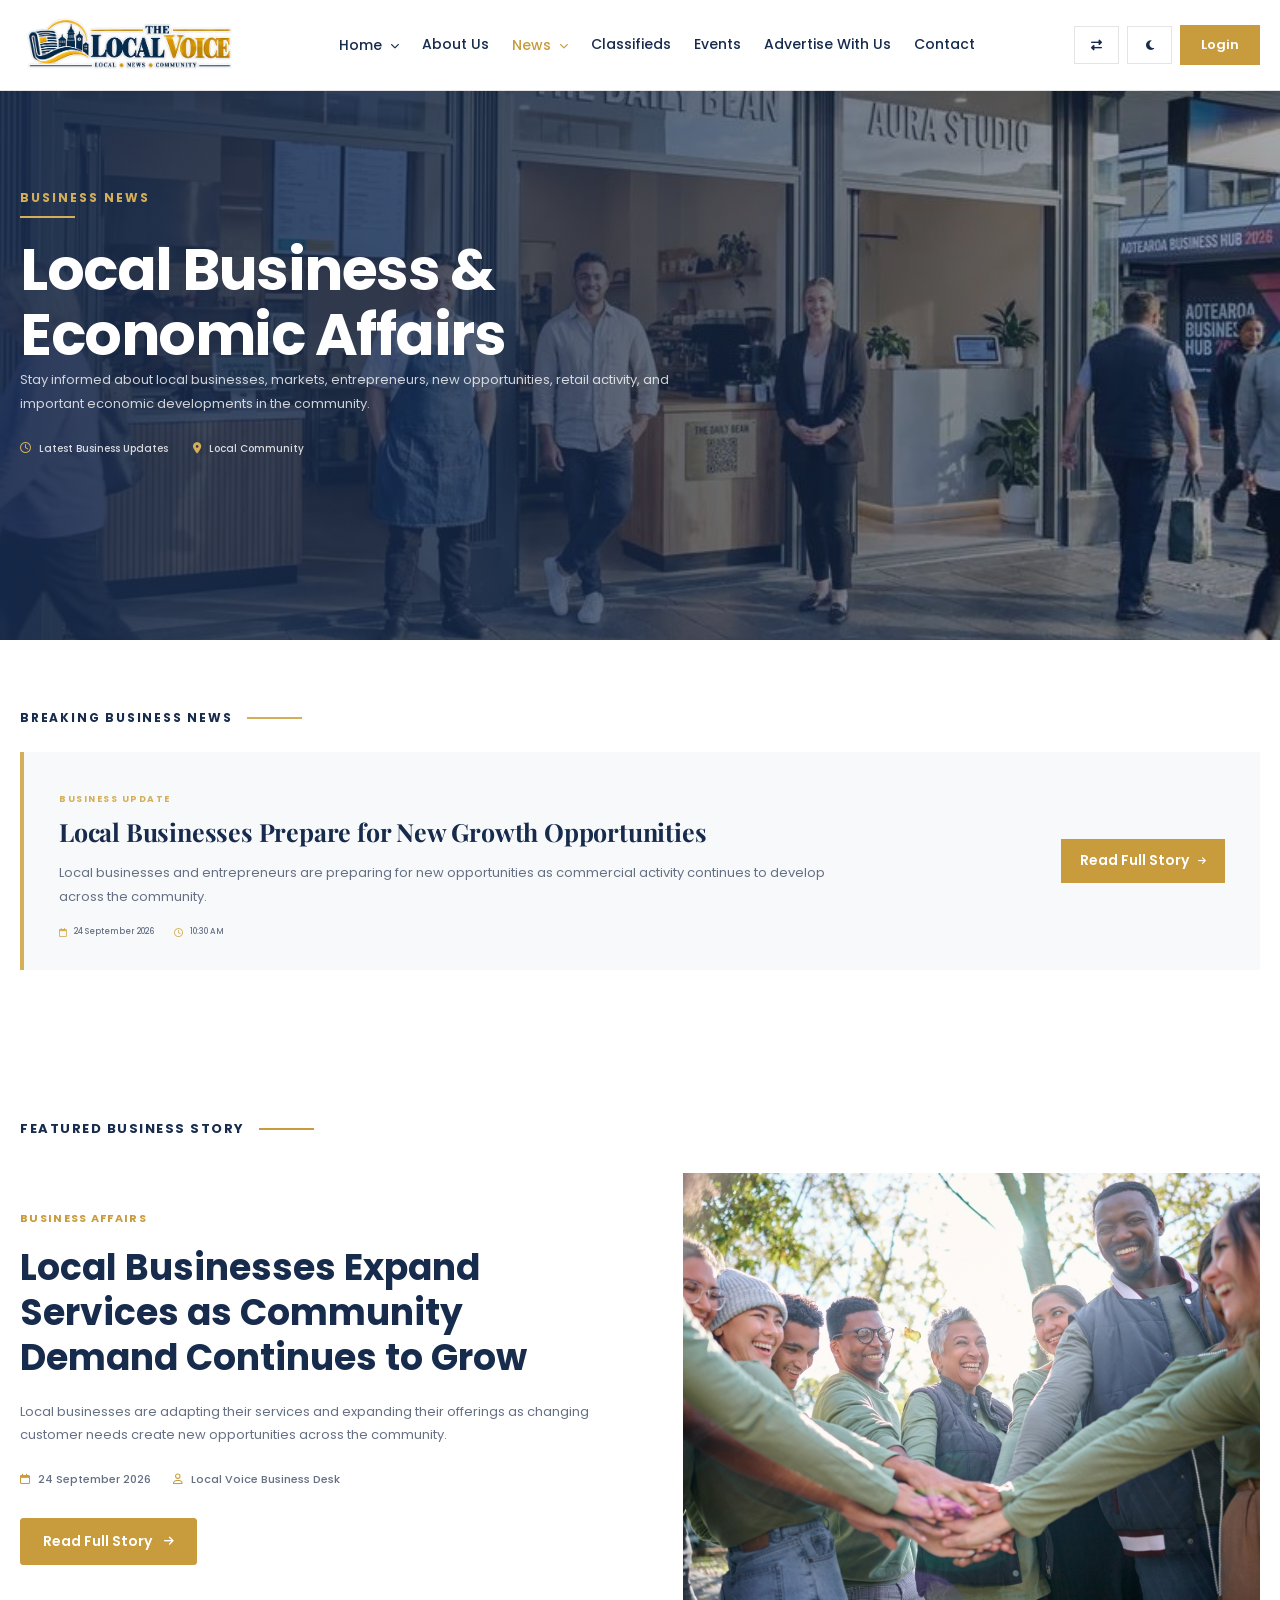
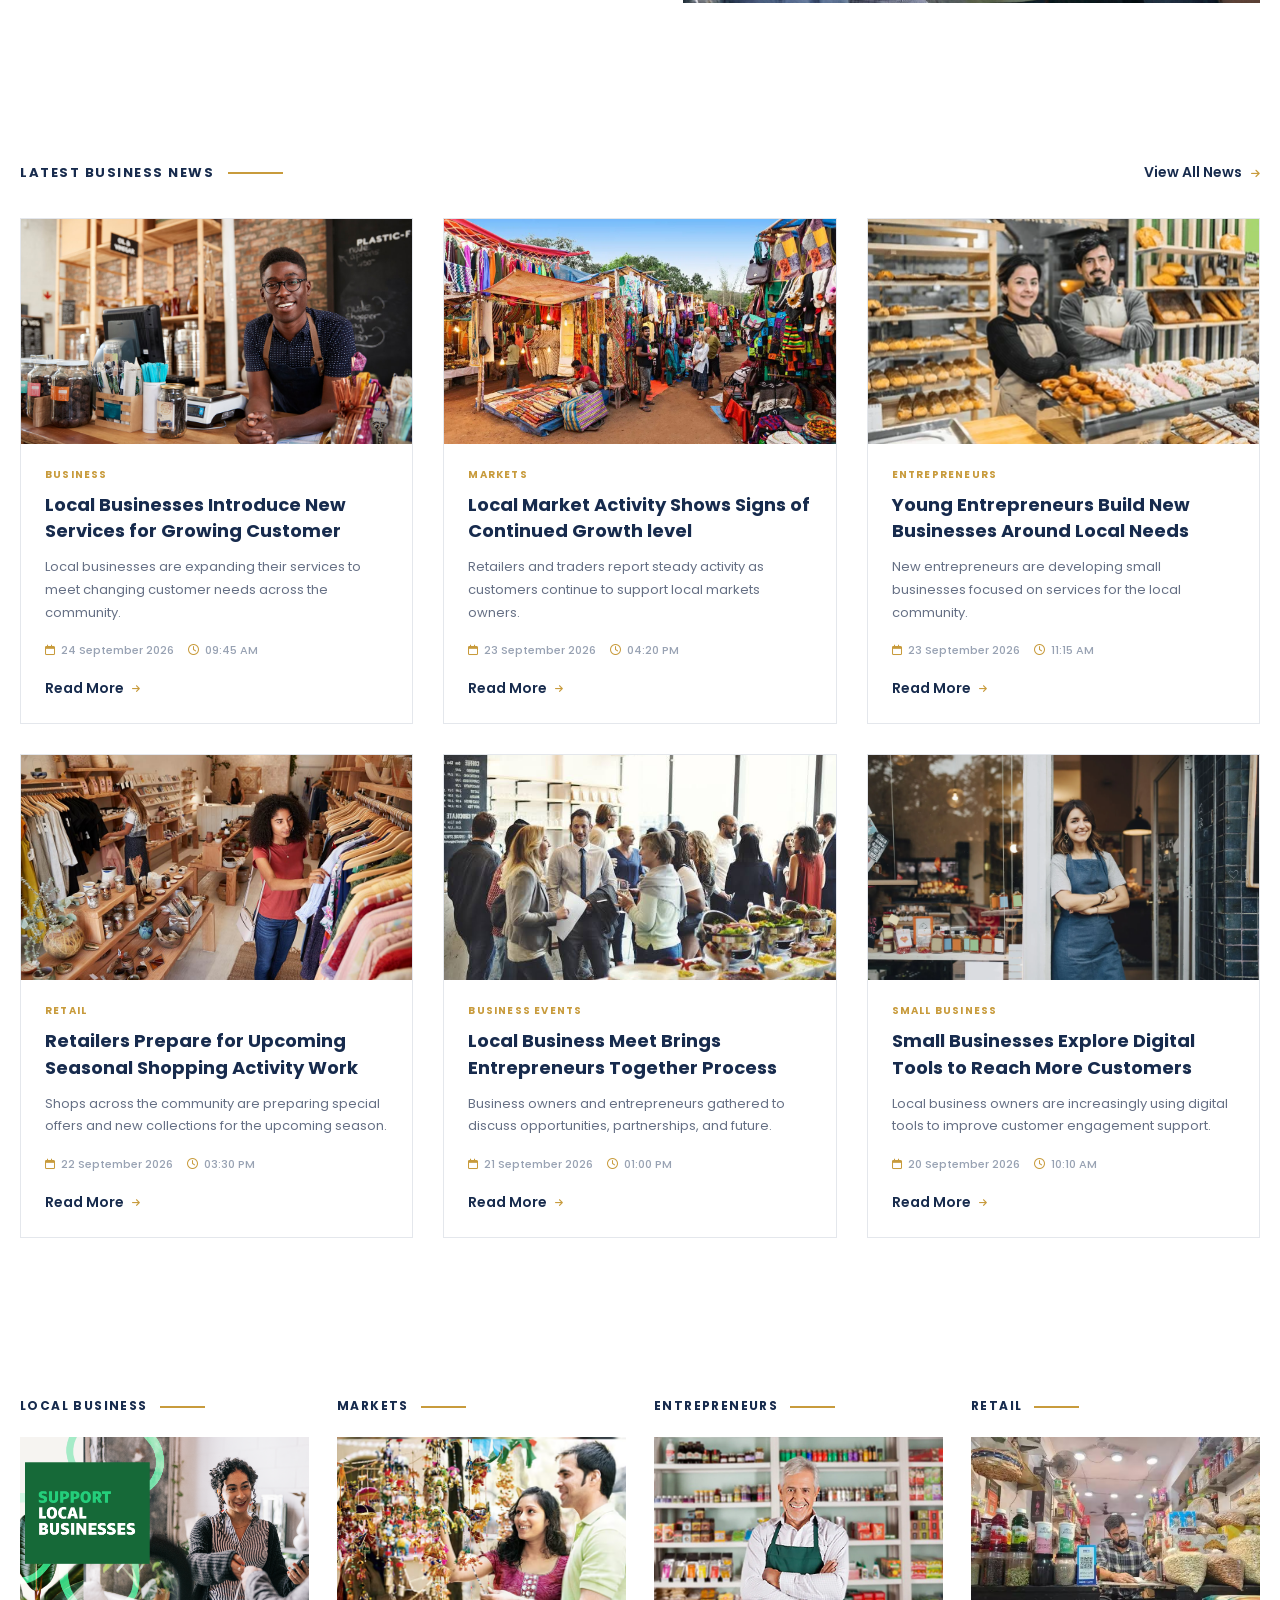
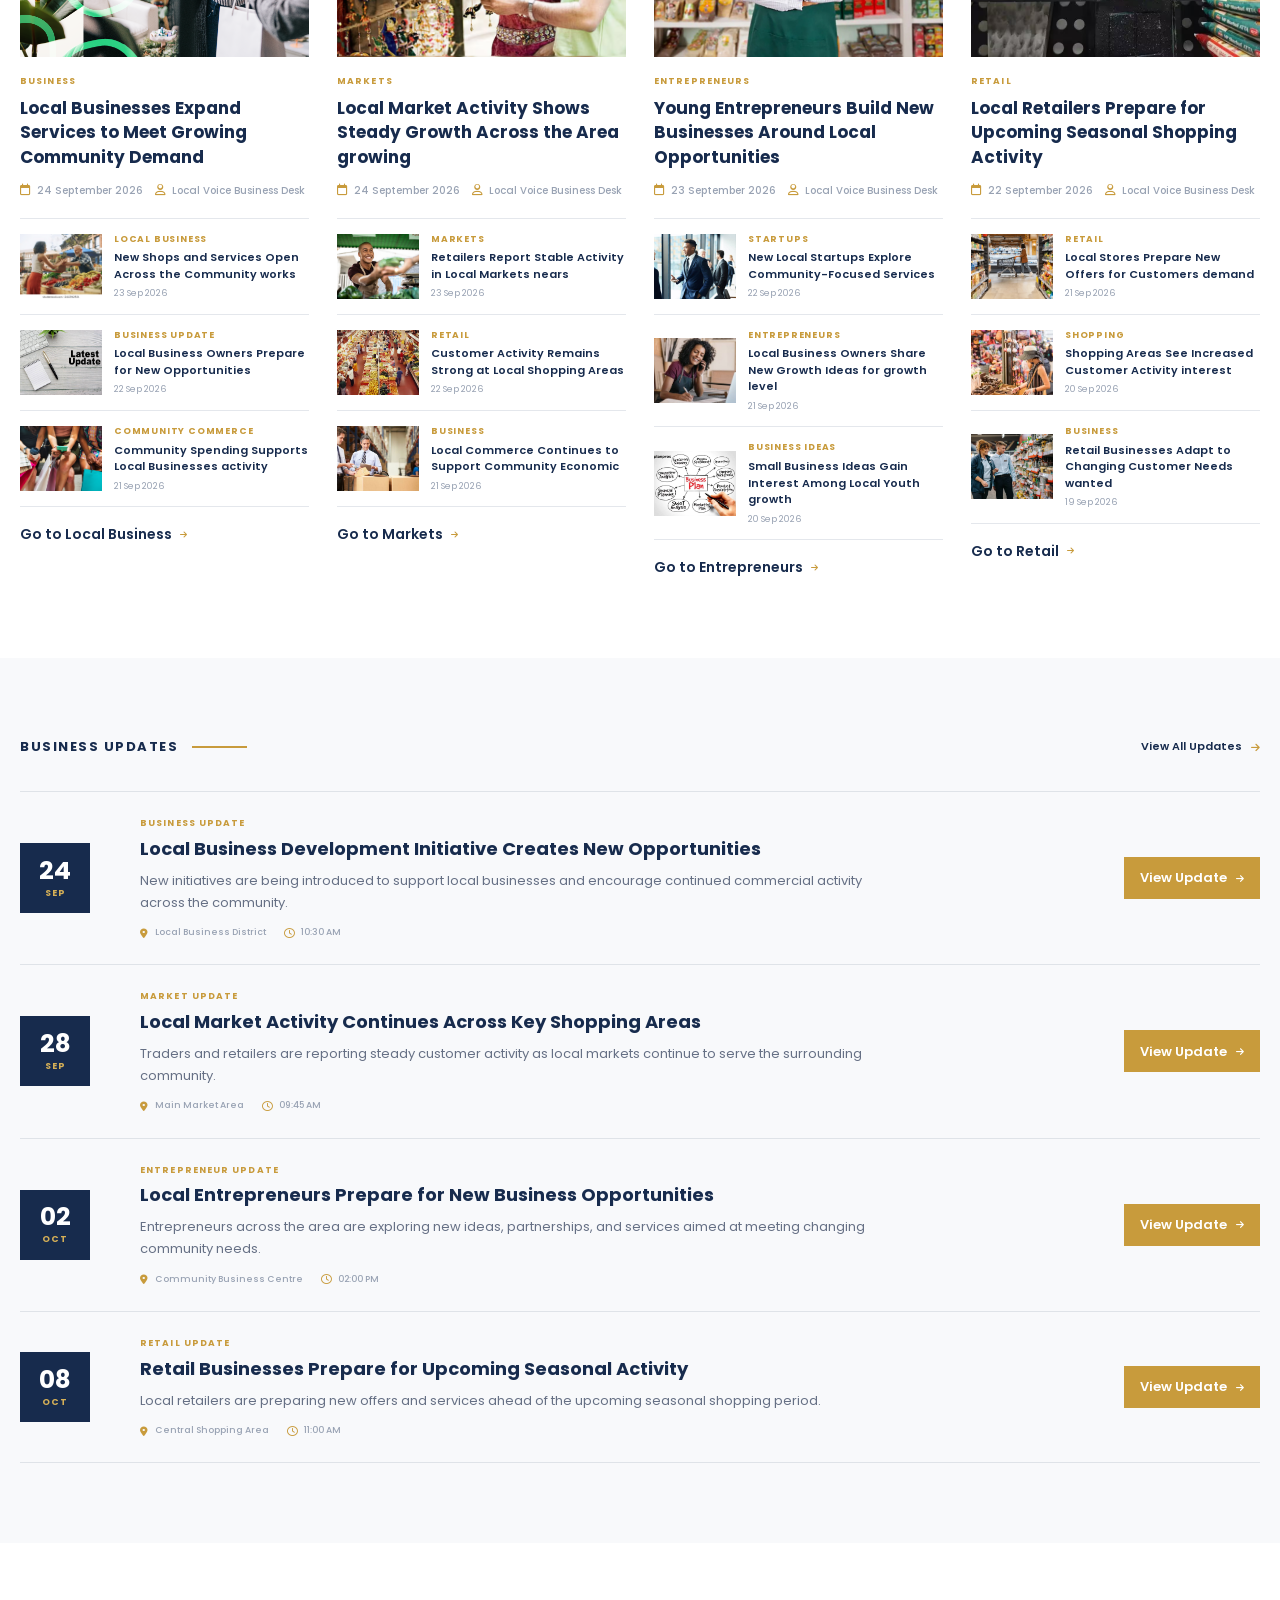
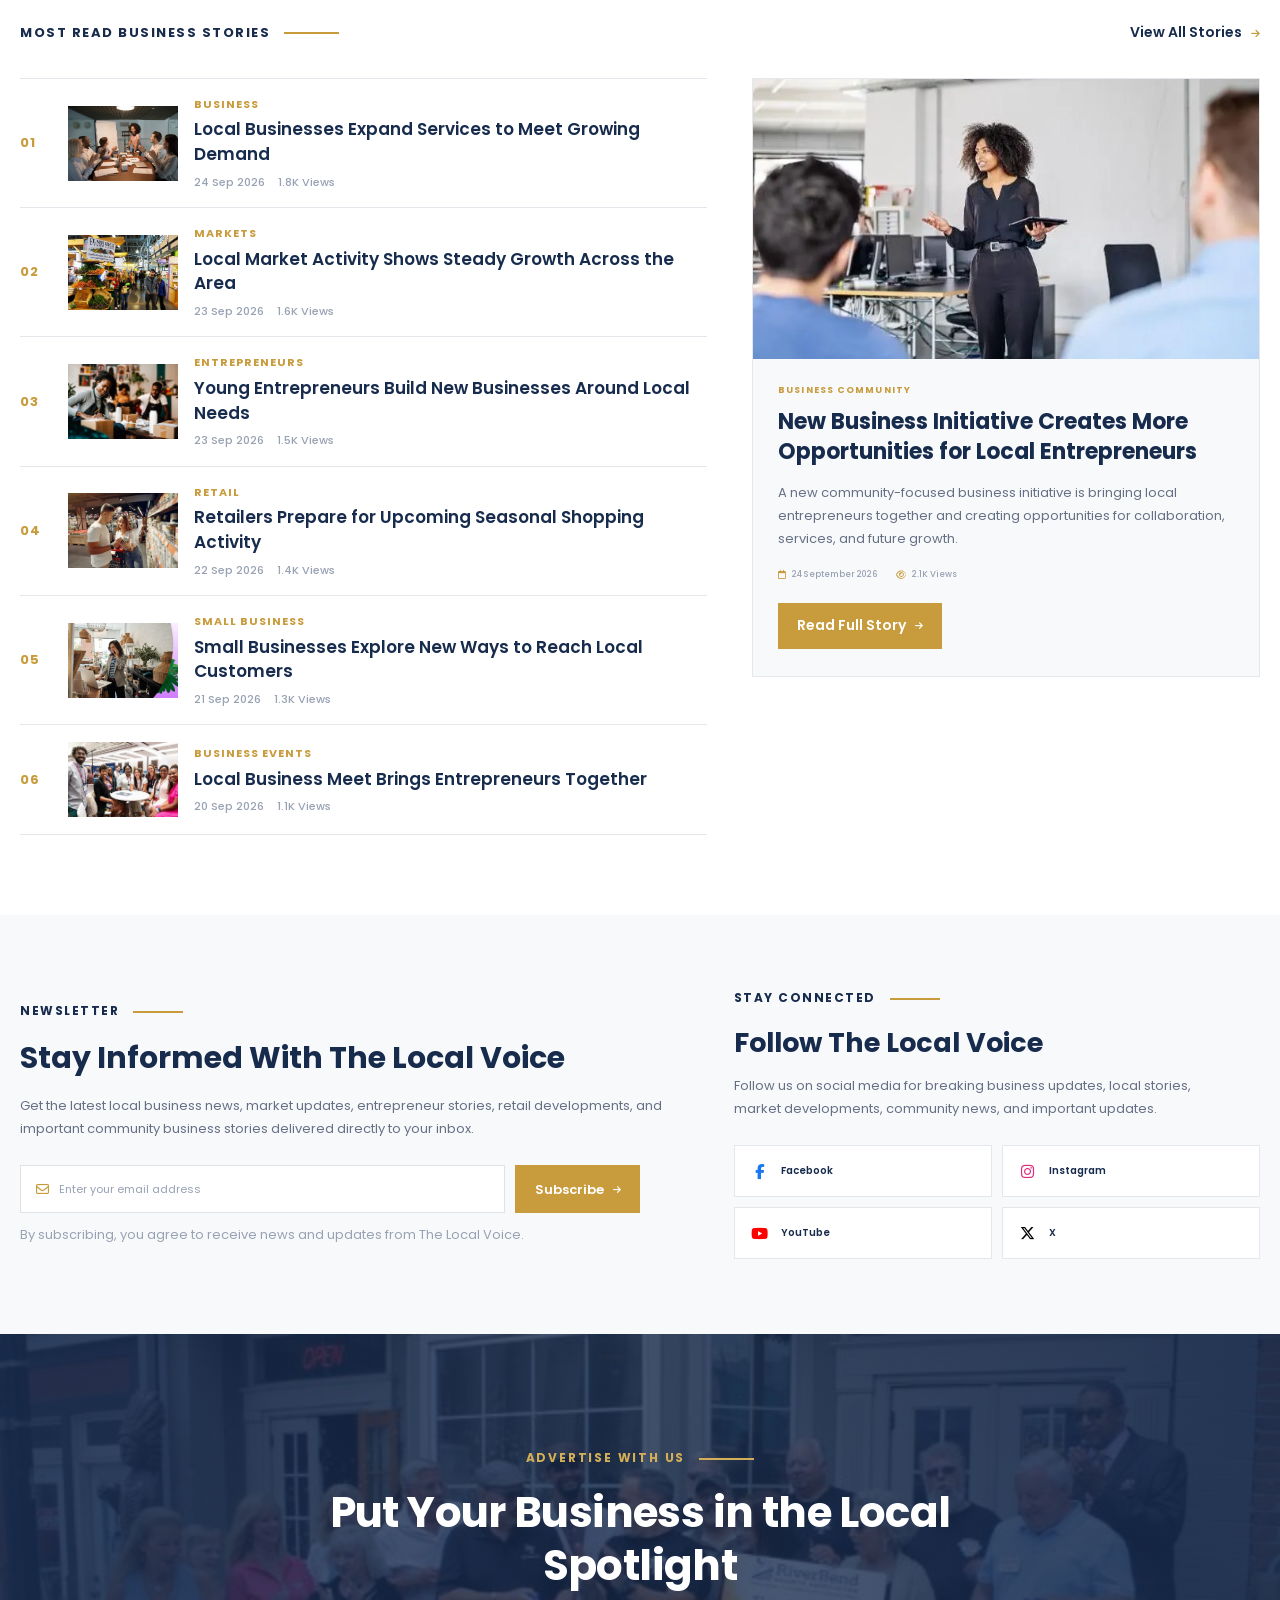
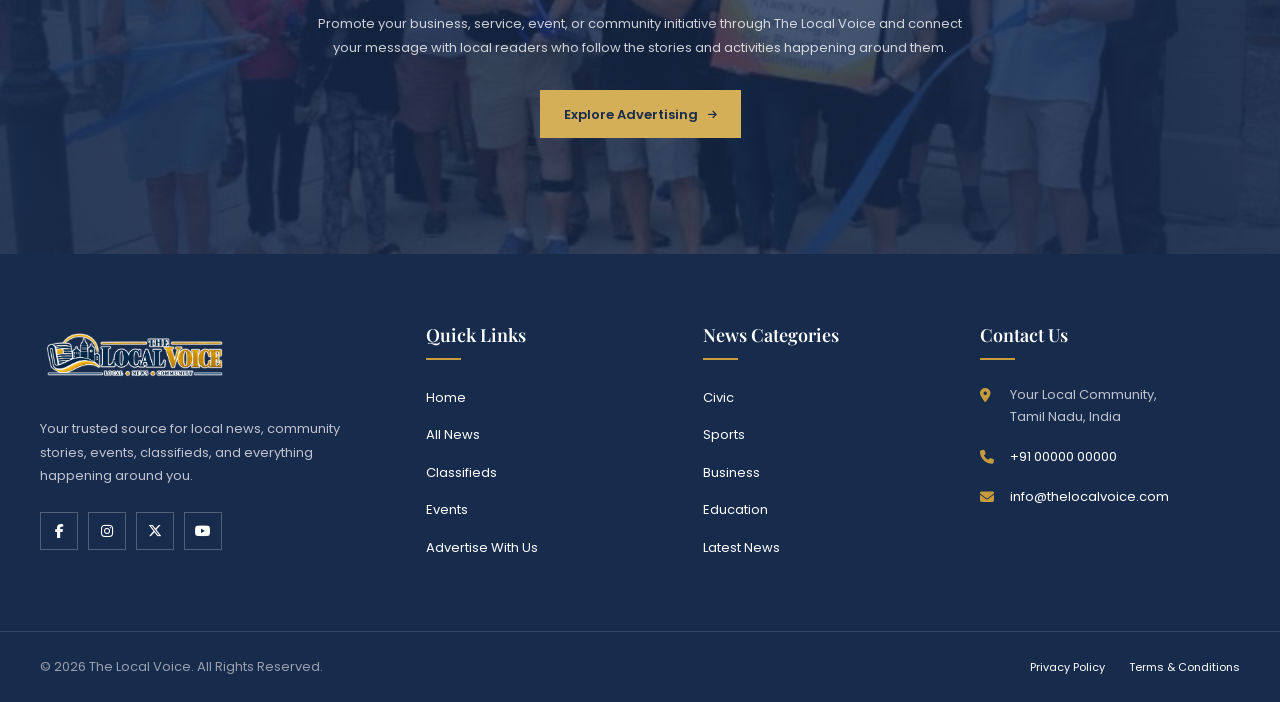
<file: business.html>
<!DOCTYPE html>
<html lang="en" dir="ltr">

<head>

    <!-- =====================================================
         BASIC META
    ====================================================== -->

    <meta charset="UTF-8">

    <meta
        name="viewport"
        content="width=device-width, initial-scale=1.0"
    >

    <meta
        name="description"
        content="The Local Voice - Local Newspaper and Community News Portal"
    >

    <meta
        name="keywords"
        content="local news, community news, newspaper, events, classifieds"
    >

    <meta
        name="author"
        content="The Local Voice"
    >


    <!-- =====================================================
         PAGE TITLE
    ====================================================== -->

    <title>
        The Local Voice | Local News & Community
    </title>
<link
    rel="icon"
    type="image/png"
    href="images/logo.png"
>

    <!-- =====================================================
         GOOGLE FONT
    ====================================================== -->

    <link
        rel="preconnect"
        href="https://fonts.googleapis.com"
    >

    <link
        rel="preconnect"
        href="https://fonts.gstatic.com"
        crossorigin
    >

    <link
        href="https://fonts.googleapis.com/css2?family=Playfair+Display:wght@500;600;700&family=Poppins:wght@400;500;600;700&display=swap"
        rel="stylesheet"
    >


    <!-- =====================================================
         FONT AWESOME
    ====================================================== -->

    <link
        rel="stylesheet"
        href="https://cdnjs.cloudflare.com/ajax/libs/font-awesome/6.5.2/css/all.min.css"
    >


    <!-- =====================================================
         MAIN CSS
    ====================================================== -->

    <link
        rel="stylesheet"
        href="css/style.css"
    >
    <link
        rel="stylesheet"
        href="css/responsive.css"
    >

</head>


<body>


    <!-- =====================================================
         HEADER START
    ====================================================== -->

    <header
        class="site-header"
        id="siteHeader"
    >

        <div class="header-container">


            <!-- =================================================
                 LOGO
            ================================================== -->

            <a
                href="index.html"
                class="site-logo"
                aria-label="The Local Voice Home"
            >

                <!-- Light Mode Logo -->

                <img
                    src="images/logo.png"
                    alt="The Local Voice"
                    class="logo-light"
                >


                <!-- Dark Mode Logo -->

                <img
                    src="images/logo.png"
                    alt="The Local Voice"
                    class="logo-dark"
                >

            </a>


            <!-- =================================================
                 DESKTOP NAVIGATION
            ================================================== -->

            <nav
                class="desktop-navigation"
                id="desktopNavigation"
                aria-label="Main Navigation"
            >


                <!-- =============================================
                     HOME DROPDOWN
                ============================================== -->

                <div class="nav-dropdown">

                    <button
                        type="button"
                        class="nav-dropdown-toggle"
                        aria-expanded="false"
                    >
                        Home

                        <i
                            class="fa-solid fa-chevron-down"
                            aria-hidden="true"
                        ></i>

                    </button>


                    <div class="nav-dropdown-menu">

                        <a href="index.html">
                            Home 1
                        </a>

                        <a href="home2.html">
                            Home 2
                        </a>

                    </div>

                </div>
                <a
                    href="about.html"
                    class="nav-link"
                >
                    About Us
                </a>


                <!-- =============================================
                     NEWS DROPDOWN
                ============================================== -->

                <div class="nav-dropdown">

                    <button
                        type="button"
                        class="nav-dropdown-toggle active"
                        aria-expanded="false"
                    >
                        News

                        <i
                            class="fa-solid fa-chevron-down"
                            aria-hidden="true"
                        ></i>

                    </button>


                    <div class="nav-dropdown-menu">

                        

                        <a href="civic.html">
                            Civic
                        </a>

                        <a href="sports.html">
                            Sports
                        </a>

                        <a href="business.html"class="active">
                            Business
                        </a>

                        <a href="education.html">
                            Education
                        </a>

                    </div>

                </div>


                <!-- =============================================
                     NORMAL NAVIGATION LINKS
                ============================================== -->

                <a
                    href="classifieds.html"
                    class="nav-link"
                >
                    Classifieds
                </a>


                <a
                    href="events.html"
                    class="nav-link"
                >
                    Events
                </a>


                <a
                    href="advertise.html"
                    class="nav-link"
                >
                    Advertise With Us
                </a>


                <a
                    href="contact.html"
                    class="nav-link"
                >
                    Contact
                </a>

            </nav>


            <!-- =================================================
                 HEADER ACTIONS
            ================================================== -->

            <div class="header-actions">

    <button
        type="button"
        class="header-action-btn rtl-toggle"
        id="rtlToggle"
        aria-label="Switch text direction"
        title="RTL"
    >
        <i class="fa-solid fa-right-left"></i>
    </button>

    <button
        type="button"
        class="header-action-btn dark-toggle"
        id="darkToggle"
        aria-label="Toggle dark mode"
        title="Dark Mode"
    >
        <i class="fa-solid fa-moon"></i>
    </button>

    <a
        href="login.html"
        class="login-btn"
    >
        Login
    </a>

</div>

            <!-- =================================================
                 HAMBURGER BUTTON
            ================================================== -->

            <button
                type="button"
                class="hamburger-btn"
                id="hamburgerBtn"
                aria-label="Open navigation menu"
                aria-expanded="false"
            >

                <i
                    class="fa-solid fa-bars"
                    aria-hidden="true"
                ></i>

            </button>

        </div>


        <!-- =====================================================
             MOBILE NAVIGATION
        ====================================================== -->

        <div
            class="mobile-navigation"
            id="mobileNavigation"
        >

            <div class="mobile-navigation-inner">


                <!-- =============================================
                     MOBILE HOME DROPDOWN
                ============================================== -->

                <div class="mobile-dropdown">

                    <button
                        type="button"
                        class="mobile-dropdown-toggle"
                        aria-expanded="false"
                    >
                        Home

                        <i
                            class="fa-solid fa-chevron-down"
                            aria-hidden="true"
                        ></i>

                    </button>


                    <div class="mobile-dropdown-menu">

                        <a href="index.html">
                            Home 1
                        </a>

                        <a href="home2.html">
                            Home 2
                        </a>

                    </div>

                </div>
                <a
                    href="about.html"
                    class="mobile-nav-link"
                >
                    About Us
                </a>


                <!-- =============================================
                     MOBILE NEWS DROPDOWN
                ============================================== -->

                <div class="mobile-dropdown">

                    <button
                        type="button"
                        class="mobile-dropdown-toggle active"
                        aria-expanded="false"
                    >
                        News

                        <i
                            class="fa-solid fa-chevron-down"
                            aria-hidden="true"
                        ></i>

                    </button>


                    <div class="mobile-dropdown-menu">

                        

                        <a href="civic.html">
                            Civic
                        </a>

                        <a href="sports.html">
                            Sports
                        </a>

                        <a href="business.html"class="active">
                            Business
                        </a>

                        <a href="education.html">
                            Education
                        </a>

                    </div>

                </div>


                <!-- =============================================
                     MOBILE NORMAL LINKS
                ============================================== -->

                <a
                    href="classifieds.html"
                    class="mobile-nav-link"
                >
                    Classifieds
                </a>


                <a
                    href="events.html"
                    class="mobile-nav-link"
                >
                    Events
                </a>


                <a
                    href="advertise.html"
                    class="mobile-nav-link"
                >
                    Advertise With Us
                </a>


                <a
                    href="contact.html"
                    class="mobile-nav-link"
                >
                    Contact
                </a>


                <!-- =============================================
                     MOBILE ACTIONS
                ============================================== -->

                <div class="mobile-actions">

    <button
        type="button"
        class="mobile-action-btn"
        id="mobileRtlToggle"
        aria-label="Switch text direction"
        title="RTL"
    >
        <i class="fa-solid fa-right-left"></i>
    </button>

    <button
        type="button"
        class="mobile-action-btn"
        id="mobileDarkToggle"
        aria-label="Toggle dark mode"
        title="Dark Mode"
    >
        <i class="fa-solid fa-moon"></i>
    </button>

    <a
        href="login.html"
        class="mobile-login-btn"
    >
        Login
    </a>

</div>
            </div>

        </div>

    </header>


    <!-- =====================================================
         HEADER END
    ====================================================== -->


    <!-- =====================================================
         MAIN CONTENT START
         We will add this later.
    ====================================================== -->

    <main>
<!-- =========================================================
     BUSINESS SECTION 1 — HERO
========================================================= -->

<section class="business-hero" id="businessHero">

    <div class="business-hero-overlay"></div>

    <div class="business-hero-container">

        <div class="business-hero-content">

            <span class="business-hero-eyebrow">
                BUSINESS NEWS
            </span>

            <span class="business-hero-line"></span>

            <h1>
                Local Business & Economic Affairs
            </h1>

            <p>
                Stay informed about local businesses, markets,
                entrepreneurs, new opportunities, retail activity,
                and important economic developments in the community.
            </p>

            <div class="business-hero-meta">

                <span>
                    <i
                        class="fa-regular fa-clock"
                        aria-hidden="true"
                    ></i>
                    Latest Business Updates
                </span>

                <span>
                    <i
                        class="fa-solid fa-location-dot"
                        aria-hidden="true"
                    ></i>
                    Local Community
                </span>

            </div>

        </div>

    </div>

</section>
<!-- =========================================================
     BUSINESS SECTION 2 — BREAKING BUSINESS NEWS
========================================================= -->

<section class="business-breaking" id="businessBreaking">

    <div class="business-breaking-container">

        <!-- =================================================
             SECTION HEADER
        ================================================== -->

        <div class="business-breaking-header">

            <div class="business-breaking-title-wrap">

                <span class="business-breaking-eyebrow">
                    BREAKING BUSINESS NEWS
                </span>

                <span class="business-breaking-line"></span>

            </div>

        </div>


        <!-- =================================================
             BREAKING NEWS CARD
        ================================================== -->

        <article class="business-breaking-card">

            <!-- MAIN CONTENT -->

            <div class="business-breaking-content">

                <span class="business-breaking-category">
                    BUSINESS UPDATE
                </span>

                <h2 class="business-breaking-title">
                    Local Businesses Prepare for New Growth Opportunities
                </h2>

                <p class="business-breaking-description">
                    Local businesses and entrepreneurs are preparing
                    for new opportunities as commercial activity
                    continues to develop across the community.
                </p>


                <!-- META -->

                <div class="business-breaking-meta">

                    <span>
                        <i
                            class="fa-regular fa-calendar"
                            aria-hidden="true"
                        ></i>

                        24 September 2026
                    </span>

                    <span>
                        <i
                            class="fa-regular fa-clock"
                            aria-hidden="true"
                        ></i>

                        10:30 AM
                    </span>

                </div>

            </div>


            <!-- READ ACTION -->

            <div class="business-breaking-action">

                <a
                    href="news.html"
                    class="business-breaking-read"
                >

                    <span>
                        Read Full Story
                    </span>

                    <i
                        class="fa-solid fa-arrow-right"
                        aria-hidden="true"
                    ></i>

                </a>

            </div>

        </article>

    </div>

</section>
<!-- =========================================================
     BUSINESS SECTION 3 — FEATURED BUSINESS STORY
========================================================= -->

<section class="business-featured" id="businessFeatured">

    <div class="business-featured-container">

        <!-- =================================================
             SECTION HEADER
        ================================================== -->

        <div class="business-featured-header">

            <div class="business-featured-title-wrap">

                <span class="business-featured-eyebrow">
                    FEATURED BUSINESS STORY
                </span>

                <span class="business-featured-line"></span>

            </div>

        </div>


        <!-- =================================================
             FEATURED STORY
        ================================================== -->

        <article class="business-featured-story">


            <!-- =================================================
                 STORY CONTENT
            ================================================== -->

            <div class="business-featured-content">

                <span class="business-featured-category">
                    BUSINESS AFFAIRS
                </span>

                <h2 class="business-featured-title">
                    Local Businesses Expand Services as Community
                    Demand Continues to Grow
                </h2>

                <p class="business-featured-description">
                    Local businesses are adapting their services and
                    expanding their offerings as changing customer
                    needs create new opportunities across the
                    community.
                </p>


                <!-- META -->

                <div class="business-featured-meta">

                    <span>
                        <i
                            class="fa-regular fa-calendar"
                            aria-hidden="true"
                        ></i>

                        24 September 2026
                    </span>

                    <span>
                        <i
                            class="fa-regular fa-user"
                            aria-hidden="true"
                        ></i>

                        Local Voice Business Desk
                    </span>

                </div>


                <!-- READ BUTTON -->

                <a
                    href="news.html"
                    class="business-featured-read"
                >

                    <span>
                        Read Full Story
                    </span>

                    <i
                        class="fa-solid fa-arrow-right"
                        aria-hidden="true"
                    ></i>

                </a>

            </div>


            <!-- =================================================
                 STORY IMAGE
            ================================================== -->

            <div class="business-featured-image">

                <img
                    src="images/business-featured.jpg"
                    alt="Local businesses and community commerce"
                >

            </div>


        </article>

    </div>

</section>
<!-- =========================================================
     BUSINESS SECTION 4 — LATEST BUSINESS NEWS
========================================================= -->

<section class="business-latest" id="businessLatest">

    <div class="business-latest-container">

        <!-- =================================================
             SECTION HEADER
        ================================================== -->

        <div class="business-latest-header">

            <div class="business-latest-title-wrap">

                <span class="business-latest-eyebrow">
                    LATEST BUSINESS NEWS
                </span>

                <span class="business-latest-line"></span>

            </div>

            <a
                href="news.html"
                class="business-latest-view-all"
            >
                <span>View All News</span>

                <i
                    class="fa-solid fa-arrow-right"
                    aria-hidden="true"
                ></i>
            </a>

        </div>


        <!-- =================================================
             NEWS GRID
        ================================================== -->

        <div class="business-latest-grid">


            <!-- =================================================
                 NEWS CARD 01
            ================================================== -->

            <article class="business-latest-card">

                <a
                    href="news.html"
                    class="business-latest-image"
                >

                    <img
                        src="images/business-news-1.jpg"
                        alt="Local business development"
                        loading="lazy"
                    >

                </a>

                <div class="business-latest-content">

                    <span class="business-latest-category">
                        BUSINESS
                    </span>

                    <h3 class="business-latest-title">
                        Local Businesses Introduce New Services
                        for Growing Customer
                    </h3>

                    <p class="business-latest-description">
                        Local businesses are expanding their services
                        to meet changing customer needs across the
                        community.
                    </p>

                    <div class="business-latest-meta">

                        <span>
                            <i
                                class="fa-regular fa-calendar"
                                aria-hidden="true"
                            ></i>
                            24 September 2026
                        </span>

                        <span>
                            <i
                                class="fa-regular fa-clock"
                                aria-hidden="true"
                            ></i>
                            09:45 AM
                        </span>

                    </div>

                    <a
                        href="news.html"
                        class="business-latest-read"
                    >
                        Read More
                        <i
                            class="fa-solid fa-arrow-right"
                            aria-hidden="true"
                        ></i>
                    </a>

                </div>

            </article>


            <!-- =================================================
                 NEWS CARD 02
            ================================================== -->

            <article class="business-latest-card">

                <a
                    href="news.html"
                    class="business-latest-image"
                >

                    <img
                        src="images/business-news-2.jpg"
                        alt="Local market activity"
                        loading="lazy"
                    >

                </a>

                <div class="business-latest-content">

                    <span class="business-latest-category">
                        MARKETS
                    </span>

                    <h3 class="business-latest-title">
                        Local Market Activity Shows Signs of
                        Continued Growth level
                    </h3>

                    <p class="business-latest-description">
                        Retailers and traders report steady activity
                        as customers continue to support local markets owners.
                    </p>

                    <div class="business-latest-meta">

                        <span>
                            <i
                                class="fa-regular fa-calendar"
                                aria-hidden="true"
                            ></i>
                            23 September 2026
                        </span>

                        <span>
                            <i
                                class="fa-regular fa-clock"
                                aria-hidden="true"
                            ></i>
                            04:20 PM
                        </span>

                    </div>

                    <a
                        href="news.html"
                        class="business-latest-read"
                    >
                        Read More
                        <i
                            class="fa-solid fa-arrow-right"
                            aria-hidden="true"
                        ></i>
                    </a>

                </div>

            </article>


            <!-- =================================================
                 NEWS CARD 03
            ================================================== -->

            <article class="business-latest-card">

                <a
                    href="news.html"
                    class="business-latest-image"
                >

                    <img
                        src="images/business-news-3.jpg"
                        alt="Local entrepreneurs"
                        loading="lazy"
                    >

                </a>

                <div class="business-latest-content">

                    <span class="business-latest-category">
                        ENTREPRENEURS
                    </span>

                    <h3 class="business-latest-title">
                        Young Entrepreneurs Build New Businesses
                        Around Local Needs
                    </h3>

                    <p class="business-latest-description">
                        New entrepreneurs are developing small
                        businesses focused on services for the local
                        community.
                    </p>

                    <div class="business-latest-meta">

                        <span>
                            <i
                                class="fa-regular fa-calendar"
                                aria-hidden="true"
                            ></i>
                            23 September 2026
                        </span>

                        <span>
                            <i
                                class="fa-regular fa-clock"
                                aria-hidden="true"
                            ></i>
                            11:15 AM
                        </span>

                    </div>

                    <a
                        href="news.html"
                        class="business-latest-read"
                    >
                        Read More
                        <i
                            class="fa-solid fa-arrow-right"
                            aria-hidden="true"
                        ></i>
                    </a>

                </div>

            </article>


            <!-- =================================================
                 NEWS CARD 04
            ================================================== -->

            <article class="business-latest-card">

                <a
                    href="news.html"
                    class="business-latest-image"
                >

                    <img
                        src="images/business-news-4.jpg"
                        alt="Local retail businesses"
                        loading="lazy"
                    >

                </a>

                <div class="business-latest-content">

                    <span class="business-latest-category">
                        RETAIL
                    </span>

                    <h3 class="business-latest-title">
                        Retailers Prepare for Upcoming Seasonal
                        Shopping Activity Work
                    </h3>

                    <p class="business-latest-description">
                        Shops across the community are preparing
                        special offers and new collections for the
                        upcoming season.
                    </p>

                    <div class="business-latest-meta">

                        <span>
                            <i
                                class="fa-regular fa-calendar"
                                aria-hidden="true"
                            ></i>
                            22 September 2026
                        </span>

                        <span>
                            <i
                                class="fa-regular fa-clock"
                                aria-hidden="true"
                            ></i>
                            03:30 PM
                        </span>

                    </div>

                    <a
                        href="news.html"
                        class="business-latest-read"
                    >
                        Read More
                        <i
                            class="fa-solid fa-arrow-right"
                            aria-hidden="true"
                        ></i>
                    </a>

                </div>

            </article>


            <!-- =================================================
                 NEWS CARD 05
            ================================================== -->

            <article class="business-latest-card">

                <a
                    href="news.html"
                    class="business-latest-image"
                >

                    <img
                        src="images/business-news-5.jpg"
                        alt="Local business event"
                        loading="lazy"
                    >

                </a>

                <div class="business-latest-content">

                    <span class="business-latest-category">
                        BUSINESS EVENTS
                    </span>

                    <h3 class="business-latest-title">
                        Local Business Meet Brings Entrepreneurs
                        Together Process
                    </h3>

                    <p class="business-latest-description">
                        Business owners and entrepreneurs gathered
                        to discuss opportunities, partnerships, and
                        future.
                    </p>

                    <div class="business-latest-meta">

                        <span>
                            <i
                                class="fa-regular fa-calendar"
                                aria-hidden="true"
                            ></i>
                            21 September 2026
                        </span>

                        <span>
                            <i
                                class="fa-regular fa-clock"
                                aria-hidden="true"
                            ></i>
                            01:00 PM
                        </span>

                    </div>

                    <a
                        href="news.html"
                        class="business-latest-read"
                    >
                        Read More
                        <i
                            class="fa-solid fa-arrow-right"
                            aria-hidden="true"
                        ></i>
                    </a>

                </div>

            </article>


            <!-- =================================================
                 NEWS CARD 06
            ================================================== -->

            <article class="business-latest-card">

                <a
                    href="news.html"
                    class="business-latest-image"
                >

                    <img
                        src="images/business-news-6.jpg"
                        alt="Small business owners"
                        loading="lazy"
                    >

                </a>

                <div class="business-latest-content">

                    <span class="business-latest-category">
                        SMALL BUSINESS
                    </span>

                    <h3 class="business-latest-title">
                        Small Businesses Explore Digital Tools to
                        Reach More Customers
                    </h3>

                    <p class="business-latest-description">
                        Local business owners are increasingly using
                        digital tools to improve customer engagement
                        support.
                    </p>

                    <div class="business-latest-meta">

                        <span>
                            <i
                                class="fa-regular fa-calendar"
                                aria-hidden="true"
                            ></i>
                            20 September 2026
                        </span>

                        <span>
                            <i
                                class="fa-regular fa-clock"
                                aria-hidden="true"
                            ></i>
                            10:10 AM
                        </span>

                    </div>

                    <a
                        href="news.html"
                        class="business-latest-read"
                    >
                        Read More
                        <i
                            class="fa-solid fa-arrow-right"
                            aria-hidden="true"
                        ></i>
                    </a>

                </div>

            </article>


        </div>

    </div>

</section>
<!-- =========================================================
     BUSINESS SECTION 5 — BUSINESS CATEGORY NEWS
========================================================= -->

<section class="business-category" id="businessCategory">

    <div class="business-category-container">


        <!-- =================================================
             CATEGORY 01 — LOCAL BUSINESS
        ================================================== -->

        <article class="business-category-block">

            <!-- CATEGORY HEADER -->

            <div class="business-category-header">

                <div class="business-category-title-wrap">

                    <span class="business-category-eyebrow">
                        LOCAL BUSINESS
                    </span>

                    <span class="business-category-line"></span>

                </div>

            </div>


            <!-- MAIN STORY -->

            <a
                href="news.html"
                class="business-category-main-image"
            >

                <img
                    src="images/business-category-local.jpg"
                    alt="Local business activity"
                    loading="lazy"
                >

            </a>

            <div class="business-category-main-content">

                <span class="business-category-main-label">
                    BUSINESS
                </span>

                <h2 class="business-category-main-title">
                    Local Businesses Expand Services to Meet
                    Growing Community Demand
                </h2>

                <div class="business-category-main-meta">

                    <span>
                        <i
                            class="fa-regular fa-calendar"
                            aria-hidden="true"
                        ></i>
                        24 September 2026
                    </span>

                    <span>
                        <i
                            class="fa-regular fa-user"
                            aria-hidden="true"
                        ></i>
                        Local Voice Business Desk
                    </span>

                </div>

            </div>


            <!-- RELATED STORIES -->

            <div class="business-category-related">

                <article class="business-category-related-item">

                    <a
                        href="news.html"
                        class="business-category-related-image"
                    >
                        <img
                            src="images/business-category-local-1.jpg"
                            alt="Local shop"
                            loading="lazy"
                        >
                    </a>

                    <div class="business-category-related-content">

                        <span>LOCAL BUSINESS</span>

                        <h3>
                            New Shops and Services Open
                            Across the Community works
                        </h3>

                        <small>
                            23 Sep 2026
                        </small>

                    </div>

                </article>


                <article class="business-category-related-item">

                    <a
                        href="news.html"
                        class="business-category-related-image"
                    >
                        <img
                            src="images/business-category-local-2.jpg"
                            alt="Local business owners"
                            loading="lazy"
                        >
                    </a>

                    <div class="business-category-related-content">

                        <span>BUSINESS UPDATE</span>

                        <h3>
                            Local Business Owners Prepare
                            for New Opportunities
                        </h3>

                        <small>
                            22 Sep 2026
                        </small>

                    </div>

                </article>


                <article class="business-category-related-item">

                    <a
                        href="news.html"
                        class="business-category-related-image"
                    >
                        <img
                            src="images/business-category-local-3.jpg"
                            alt="Community retail activity"
                            loading="lazy"
                        >
                    </a>

                    <div class="business-category-related-content">

                        <span>COMMUNITY COMMERCE</span>

                        <h3>
                            Community Spending Supports
                            Local Businesses activity
                        </h3>

                        <small>
                            21 Sep 2026
                        </small>

                    </div>

                </article>

            </div>


            <!-- CATEGORY LINK -->

            <a
                href="business.html"
                class="business-category-more"
            >
                <span>Go to Local Business</span>

                <i
                    class="fa-solid fa-arrow-right"
                    aria-hidden="true"
                ></i>
            </a>

        </article>



        <!-- =================================================
             CATEGORY 02 — MARKETS
        ================================================== -->

        <article class="business-category-block">

            <!-- CATEGORY HEADER -->

            <div class="business-category-header">

                <div class="business-category-title-wrap">

                    <span class="business-category-eyebrow">
                        MARKETS
                    </span>

                    <span class="business-category-line"></span>

                </div>

            </div>


            <!-- MAIN STORY -->

            <a
                href="news.html"
                class="business-category-main-image"
            >

                <img
                    src="images/business-category-markets.jpg"
                    alt="Local market activity"
                    loading="lazy"
                >

            </a>

            <div class="business-category-main-content">

                <span class="business-category-main-label">
                    MARKETS
                </span>

                <h2 class="business-category-main-title">
                    Local Market Activity Shows Steady
                    Growth Across the Area growing
                </h2>

                <div class="business-category-main-meta">

                    <span>
                        <i
                            class="fa-regular fa-calendar"
                            aria-hidden="true"
                        ></i>
                        24 September 2026
                    </span>

                    <span>
                        <i
                            class="fa-regular fa-user"
                            aria-hidden="true"
                        ></i>
                        Local Voice Business Desk
                    </span>

                </div>

            </div>


            <!-- RELATED STORIES -->

            <div class="business-category-related">

                <article class="business-category-related-item">

                    <a
                        href="news.html"
                        class="business-category-related-image"
                    >
                        <img
                            src="images/business-category-markets-1.jpg"
                            alt="Local market traders"
                            loading="lazy"
                        >
                    </a>

                    <div class="business-category-related-content">

                        <span>MARKETS</span>

                        <h3>
                            Retailers Report Stable Activity
                            in Local Markets nears
                        </h3>

                        <small>
                            23 Sep 2026
                        </small>

                    </div>

                </article>


                <article class="business-category-related-item">

                    <a
                        href="news.html"
                        class="business-category-related-image"
                    >
                        <img
                            src="images/business-category-markets-2.jpg"
                            alt="Market shopping activity"
                            loading="lazy"
                        >
                    </a>

                    <div class="business-category-related-content">

                        <span>RETAIL</span>

                        <h3>
                            Customer Activity Remains Strong
                            at Local Shopping Areas
                        </h3>

                        <small>
                            22 Sep 2026
                        </small>

                    </div>

                </article>


                <article class="business-category-related-item">

                    <a
                        href="news.html"
                        class="business-category-related-image"
                    >
                        <img
                            src="images/business-category-markets-3.jpg"
                            alt="Local commerce"
                            loading="lazy"
                        >
                    </a>

                    <div class="business-category-related-content">

                        <span>BUSINESS</span>

                        <h3>
                            Local Commerce Continues to Support
                            Community Economic
                        </h3>

                        <small>
                            21 Sep 2026
                        </small>

                    </div>

                </article>

            </div>


            <!-- CATEGORY LINK -->

            <a
                href="business.html"
                class="business-category-more"
            >
                <span>Go to Markets</span>

                <i
                    class="fa-solid fa-arrow-right"
                    aria-hidden="true"
                ></i>
            </a>

        </article>



        <!-- =================================================
             CATEGORY 03 — ENTREPRENEURS
        ================================================== -->

        <article class="business-category-block">

            <!-- CATEGORY HEADER -->

            <div class="business-category-header">

                <div class="business-category-title-wrap">

                    <span class="business-category-eyebrow">
                        ENTREPRENEURS
                    </span>

                    <span class="business-category-line"></span>

                </div>

            </div>


            <!-- MAIN STORY -->

            <a
                href="news.html"
                class="business-category-main-image"
            >

                <img
                    src="images/business-category-entrepreneurs.jpg"
                    alt="Local entrepreneurs"
                    loading="lazy"
                >

            </a>

            <div class="business-category-main-content">

                <span class="business-category-main-label">
                    ENTREPRENEURS
                </span>

                <h2 class="business-category-main-title">
                    Young Entrepreneurs Build New Businesses
                    Around Local Opportunities
                </h2>

                <div class="business-category-main-meta">

                    <span>
                        <i
                            class="fa-regular fa-calendar"
                            aria-hidden="true"
                        ></i>
                        23 September 2026
                    </span>

                    <span>
                        <i
                            class="fa-regular fa-user"
                            aria-hidden="true"
                        ></i>
                        Local Voice Business Desk
                    </span>

                </div>

            </div>


            <!-- RELATED STORIES -->

            <div class="business-category-related">

                <article class="business-category-related-item">

                    <a
                        href="news.html"
                        class="business-category-related-image"
                    >
                        <img
                            src="images/business-category-entrepreneurs-1.jpg"
                            alt="Young business entrepreneur"
                            loading="lazy"
                        >
                    </a>

                    <div class="business-category-related-content">

                        <span>STARTUPS</span>

                        <h3>
                            New Local Startups Explore
                            Community-Focused Services
                        </h3>

                        <small>
                            22 Sep 2026
                        </small>

                    </div>

                </article>


                <article class="business-category-related-item">

                    <a
                        href="news.html"
                        class="business-category-related-image"
                    >
                        <img
                            src="images/business-category-entrepreneurs-2.jpg"
                            alt="Entrepreneur working"
                            loading="lazy"
                        >
                    </a>

                    <div class="business-category-related-content">

                        <span>ENTREPRENEURS</span>

                        <h3>
                            Local Business Owners Share
                            New Growth Ideas for growth level
                        </h3>

                        <small>
                            21 Sep 2026
                        </small>

                    </div>

                </article>


                <article class="business-category-related-item">

                    <a
                        href="news.html"
                        class="business-category-related-image"
                    >
                        <img
                            src="images/business-category-entrepreneurs-3.jpg"
                            alt="Small business planning"
                            loading="lazy"
                        >
                    </a>

                    <div class="business-category-related-content">

                        <span>BUSINESS IDEAS</span>

                        <h3>
                            Small Business Ideas Gain Interest
                            Among Local Youth growth
                        </h3>

                        <small>
                            20 Sep 2026
                        </small>

                    </div>

                </article>

            </div>


            <!-- CATEGORY LINK -->

            <a
                href="business.html"
                class="business-category-more"
            >
                <span>Go to Entrepreneurs</span>

                <i
                    class="fa-solid fa-arrow-right"
                    aria-hidden="true"
                ></i>
            </a>

        </article>



        <!-- =================================================
             CATEGORY 04 — RETAIL
        ================================================== -->

        <article class="business-category-block">

            <!-- CATEGORY HEADER -->

            <div class="business-category-header">

                <div class="business-category-title-wrap">

                    <span class="business-category-eyebrow">
                        RETAIL
                    </span>

                    <span class="business-category-line"></span>

                </div>

            </div>


            <!-- MAIN STORY -->

            <a
                href="news.html"
                class="business-category-main-image"
            >

                <img
                    src="images/business-category-retail.jpg"
                    alt="Local retail businesses"
                    loading="lazy"
                >

            </a>

            <div class="business-category-main-content">

                <span class="business-category-main-label">
                    RETAIL
                </span>

                <h2 class="business-category-main-title">
                    Local Retailers Prepare for Upcoming
                    Seasonal Shopping Activity
                </h2>

                <div class="business-category-main-meta">

                    <span>
                        <i
                            class="fa-regular fa-calendar"
                            aria-hidden="true"
                        ></i>
                        22 September 2026
                    </span>

                    <span>
                        <i
                            class="fa-regular fa-user"
                            aria-hidden="true"
                        ></i>
                        Local Voice Business Desk
                    </span>

                </div>

            </div>


            <!-- RELATED STORIES -->

            <div class="business-category-related">

                <article class="business-category-related-item">

                    <a
                        href="news.html"
                        class="business-category-related-image"
                    >
                        <img
                            src="images/business-category-retail-1.jpg"
                            alt="Retail store"
                            loading="lazy"
                        >
                    </a>

                    <div class="business-category-related-content">

                        <span>RETAIL</span>

                        <h3>
                            Local Stores Prepare New Offers
                            for Customers demand
                        </h3>

                        <small>
                            21 Sep 2026
                        </small>

                    </div>

                </article>


                <article class="business-category-related-item">

                    <a
                        href="news.html"
                        class="business-category-related-image"
                    >
                        <img
                            src="images/business-category-retail-2.jpg"
                            alt="Local shopping"
                            loading="lazy"
                        >
                    </a>

                    <div class="business-category-related-content">

                        <span>SHOPPING</span>

                        <h3>
                            Shopping Areas See Increased
                            Customer Activity interest
                        </h3>

                        <small>
                            20 Sep 2026
                        </small>

                    </div>

                </article>


                <article class="business-category-related-item">

                    <a
                        href="news.html"
                        class="business-category-related-image"
                    >
                        <img
                            src="images/business-category-retail-3.jpg"
                            alt="Local retail activity"
                            loading="lazy"
                        >
                    </a>

                    <div class="business-category-related-content">

                        <span>BUSINESS</span>

                        <h3>
                            Retail Businesses Adapt to
                            Changing Customer Needs wanted
                        </h3>

                        <small>
                            19 Sep 2026
                        </small>

                    </div>

                </article>

            </div>


            <!-- CATEGORY LINK -->

            <a
                href="business.html"
                class="business-category-more"
            >
                <span>Go to Retail</span>

                <i
                    class="fa-solid fa-arrow-right"
                    aria-hidden="true"
                ></i>
            </a>

        </article>


    </div>

</section>
<!-- =========================================================
     BUSINESS SECTION 6 — BUSINESS UPDATES
========================================================= -->

<section class="business-updates" id="businessUpdates">

    <div class="business-updates-container">


        <!-- =================================================
             SECTION HEADER
        ================================================== -->

        <div class="business-updates-header">

            <div class="business-updates-title-wrap">

                <span class="business-updates-eyebrow">
                    BUSINESS UPDATES
                </span>

                <span class="business-updates-line"></span>

            </div>

            <a
                href="news.html"
                class="business-updates-view-all"
            >
                <span>View All Updates</span>

                <i
                    class="fa-solid fa-arrow-right"
                    aria-hidden="true"
                ></i>
            </a>

        </div>


        <!-- =================================================
             UPDATES LIST
        ================================================== -->

        <div class="business-updates-list">


            <!-- =================================================
                 UPDATE 01
            ================================================== -->

            <article class="business-update-item">

                <div class="business-update-date">

                    <span class="business-update-day">
                        24
                    </span>

                    <span class="business-update-month">
                        SEP
                    </span>

                </div>


                <div class="business-update-content">

                    <span class="business-update-category">
                        BUSINESS UPDATE
                    </span>

                    <h3 class="business-update-title">
                        Local Business Development Initiative
                        Creates New Opportunities
                    </h3>

                    <p class="business-update-description">
                        New initiatives are being introduced to
                        support local businesses and encourage
                        continued commercial activity across the
                        community.
                    </p>

                    <div class="business-update-meta">

                        <span>
                            <i
                                class="fa-solid fa-location-dot"
                                aria-hidden="true"
                            ></i>
                            Local Business District
                        </span>

                        <span>
                            <i
                                class="fa-regular fa-clock"
                                aria-hidden="true"
                            ></i>
                            10:30 AM
                        </span>

                    </div>

                </div>


                <a
                    href="news.html"
                    class="business-update-action"
                    aria-label="View Local Business Development Initiative update"
                >
                    <span>
                        View Update
                    </span>

                    <i
                        class="fa-solid fa-arrow-right"
                        aria-hidden="true"
                    ></i>
                </a>

            </article>



            <!-- =================================================
                 UPDATE 02
            ================================================== -->

            <article class="business-update-item">

                <div class="business-update-date">

                    <span class="business-update-day">
                        28
                    </span>

                    <span class="business-update-month">
                        SEP
                    </span>

                </div>


                <div class="business-update-content">

                    <span class="business-update-category">
                        MARKET UPDATE
                    </span>

                    <h3 class="business-update-title">
                        Local Market Activity Continues
                        Across Key Shopping Areas
                    </h3>

                    <p class="business-update-description">
                        Traders and retailers are reporting steady
                        customer activity as local markets continue
                        to serve the surrounding community.
                    </p>

                    <div class="business-update-meta">

                        <span>
                            <i
                                class="fa-solid fa-location-dot"
                                aria-hidden="true"
                            ></i>
                            Main Market Area
                        </span>

                        <span>
                            <i
                                class="fa-regular fa-clock"
                                aria-hidden="true"
                            ></i>
                            09:45 AM
                        </span>

                    </div>

                </div>


                <a
                    href="news.html"
                    class="business-update-action"
                    aria-label="View Local Market Activity update"
                >
                    <span>
                        View Update
                    </span>

                    <i
                        class="fa-solid fa-arrow-right"
                        aria-hidden="true"
                    ></i>
                </a>

            </article>



            <!-- =================================================
                 UPDATE 03
            ================================================== -->

            <article class="business-update-item">

                <div class="business-update-date">

                    <span class="business-update-day">
                        02
                    </span>

                    <span class="business-update-month">
                        OCT
                    </span>

                </div>


                <div class="business-update-content">

                    <span class="business-update-category">
                        ENTREPRENEUR UPDATE
                    </span>

                    <h3 class="business-update-title">
                        Local Entrepreneurs Prepare for
                        New Business Opportunities
                    </h3>

                    <p class="business-update-description">
                        Entrepreneurs across the area are exploring
                        new ideas, partnerships, and services aimed
                        at meeting changing community needs.
                    </p>

                    <div class="business-update-meta">

                        <span>
                            <i
                                class="fa-solid fa-location-dot"
                                aria-hidden="true"
                            ></i>
                            Community Business Centre
                        </span>

                        <span>
                            <i
                                class="fa-regular fa-clock"
                                aria-hidden="true"
                            ></i>
                            02:00 PM
                        </span>

                    </div>

                </div>


                <a
                    href="news.html"
                    class="business-update-action"
                    aria-label="View Entrepreneur Business Opportunities update"
                >
                    <span>
                        View Update
                    </span>

                    <i
                        class="fa-solid fa-arrow-right"
                        aria-hidden="true"
                    ></i>
                </a>

            </article>



            <!-- =================================================
                 UPDATE 04
            ================================================== -->

            <article class="business-update-item">

                <div class="business-update-date">

                    <span class="business-update-day">
                        08
                    </span>

                    <span class="business-update-month">
                        OCT
                    </span>

                </div>


                <div class="business-update-content">

                    <span class="business-update-category">
                        RETAIL UPDATE
                    </span>

                    <h3 class="business-update-title">
                        Retail Businesses Prepare for
                        Upcoming Seasonal Activity
                    </h3>

                    <p class="business-update-description">
                        Local retailers are preparing new offers
                        and services ahead of the upcoming seasonal
                        shopping period.
                    </p>

                    <div class="business-update-meta">

                        <span>
                            <i
                                class="fa-solid fa-location-dot"
                                aria-hidden="true"
                            ></i>
                            Central Shopping Area
                        </span>

                        <span>
                            <i
                                class="fa-regular fa-clock"
                                aria-hidden="true"
                            ></i>
                            11:00 AM
                        </span>

                    </div>

                </div>


                <a
                    href="news.html"
                    class="business-update-action"
                    aria-label="View Retail Business Seasonal Activity update"
                >
                    <span>
                        View Update
                    </span>

                    <i
                        class="fa-solid fa-arrow-right"
                        aria-hidden="true"
                    ></i>
                </a>

            </article>


        </div>

    </div>

</section>
<!-- =========================================================
     BUSINESS SECTION 7 — MOST READ BUSINESS STORIES
========================================================= -->

<section class="business-most-read" id="businessMostRead">

    <div class="business-most-read-container">


        <!-- =================================================
             SECTION HEADER
        ================================================== -->

        <div class="business-most-read-header">

            <div class="business-most-read-title-wrap">

                <span class="business-most-read-eyebrow">
                    MOST READ BUSINESS STORIES
                </span>

                <span class="business-most-read-line"></span>

            </div>

            <a
                href="news.html"
                class="business-most-read-view-all"
            >
                <span>View All Stories</span>

                <i
                    class="fa-solid fa-arrow-right"
                    aria-hidden="true"
                ></i>
            </a>

        </div>


        <!-- =================================================
             MAIN LAYOUT
        ================================================== -->

        <div class="business-most-read-layout">


            <!-- =================================================
                 LEFT — RANKED STORIES
            ================================================== -->

            <div class="business-most-read-list">


                <!-- STORY 01 -->

                <article class="business-most-read-item">

                    <span class="business-most-read-number">
                        01
                    </span>

                    <a
                        href="news.html"
                        class="business-most-read-thumb"
                    >
                        <img
                            src="images/business-most-read-1.jpg"
                            alt="Local business activity"
                            loading="lazy"
                        >
                    </a>

                    <div class="business-most-read-content">

                        <span class="business-most-read-category">
                            BUSINESS
                        </span>

                        <h3>
                            Local Businesses Expand Services
                            to Meet Growing Demand
                        </h3>

                        <div class="business-most-read-meta">

                            <span>
                                24 Sep 2026
                            </span>

                            <span>
                                1.8K Views
                            </span>

                        </div>

                    </div>

                </article>


                <!-- STORY 02 -->

                <article class="business-most-read-item">

                    <span class="business-most-read-number">
                        02
                    </span>

                    <a
                        href="news.html"
                        class="business-most-read-thumb"
                    >
                        <img
                            src="images/business-most-read-2.jpg"
                            alt="Local market activity"
                            loading="lazy"
                        >
                    </a>

                    <div class="business-most-read-content">

                        <span class="business-most-read-category">
                            MARKETS
                        </span>

                        <h3>
                            Local Market Activity Shows
                            Steady Growth Across the Area
                        </h3>

                        <div class="business-most-read-meta">

                            <span>
                                23 Sep 2026
                            </span>

                            <span>
                                1.6K Views
                            </span>

                        </div>

                    </div>

                </article>


                <!-- STORY 03 -->

                <article class="business-most-read-item">

                    <span class="business-most-read-number">
                        03
                    </span>

                    <a
                        href="news.html"
                        class="business-most-read-thumb"
                    >
                        <img
                            src="images/business-most-read-3.jpg"
                            alt="Local entrepreneurs"
                            loading="lazy"
                        >
                    </a>

                    <div class="business-most-read-content">

                        <span class="business-most-read-category">
                            ENTREPRENEURS
                        </span>

                        <h3>
                            Young Entrepreneurs Build New
                            Businesses Around Local Needs
                        </h3>

                        <div class="business-most-read-meta">

                            <span>
                                23 Sep 2026
                            </span>

                            <span>
                                1.5K Views
                            </span>

                        </div>

                    </div>

                </article>


                <!-- STORY 04 -->

                <article class="business-most-read-item">

                    <span class="business-most-read-number">
                        04
                    </span>

                    <a
                        href="news.html"
                        class="business-most-read-thumb"
                    >
                        <img
                            src="images/business-most-read-4.jpg"
                            alt="Local retail businesses"
                            loading="lazy"
                        >
                    </a>

                    <div class="business-most-read-content">

                        <span class="business-most-read-category">
                            RETAIL
                        </span>

                        <h3>
                            Retailers Prepare for Upcoming
                            Seasonal Shopping Activity
                        </h3>

                        <div class="business-most-read-meta">

                            <span>
                                22 Sep 2026
                            </span>

                            <span>
                                1.4K Views
                            </span>

                        </div>

                    </div>

                </article>


                <!-- STORY 05 -->

                <article class="business-most-read-item">

                    <span class="business-most-read-number">
                        05
                    </span>

                    <a
                        href="news.html"
                        class="business-most-read-thumb"
                    >
                        <img
                            src="images/business-most-read-5.jpg"
                            alt="Small business owners"
                            loading="lazy"
                        >
                    </a>

                    <div class="business-most-read-content">

                        <span class="business-most-read-category">
                            SMALL BUSINESS
                        </span>

                        <h3>
                            Small Businesses Explore New
                            Ways to Reach Local Customers
                        </h3>

                        <div class="business-most-read-meta">

                            <span>
                                21 Sep 2026
                            </span>

                            <span>
                                1.3K Views
                            </span>

                        </div>

                    </div>

                </article>


                <!-- STORY 06 -->

                <article class="business-most-read-item">

                    <span class="business-most-read-number">
                        06
                    </span>

                    <a
                        href="news.html"
                        class="business-most-read-thumb"
                    >
                        <img
                            src="images/business-most-read-6.jpg"
                            alt="Community business event"
                            loading="lazy"
                        >
                    </a>

                    <div class="business-most-read-content">

                        <span class="business-most-read-category">
                            BUSINESS EVENTS
                        </span>

                        <h3>
                            Local Business Meet Brings
                            Entrepreneurs Together
                        </h3>

                        <div class="business-most-read-meta">

                            <span>
                                20 Sep 2026
                            </span>

                            <span>
                                1.1K Views
                            </span>

                        </div>

                    </div>

                </article>


            </div>


            <!-- =================================================
                 RIGHT — FEATURED MOST READ STORY
            ================================================== -->

            <article class="business-most-read-featured">

                <a
                    href="news.html"
                    class="business-most-read-featured-image"
                >

                    <img
                        src="images/business-most-read-featured.jpg"
                        alt="Local business community activity"
                        loading="lazy"
                    >

                </a>


                <div class="business-most-read-featured-content">

                    <span class="business-most-read-featured-category">
                        BUSINESS COMMUNITY
                    </span>

                    <h2>
                        New Business Initiative Creates
                        More Opportunities for Local Entrepreneurs
                    </h2>

                    <p>
                        A new community-focused business initiative
                        is bringing local entrepreneurs together and
                        creating opportunities for collaboration,
                        services, and future growth.
                    </p>

                    <div class="business-most-read-featured-meta">

                        <span>
                            <i
                                class="fa-regular fa-calendar"
                                aria-hidden="true"
                            ></i>
                            24 September 2026
                        </span>

                        <span>
                            <i
                                class="fa-regular fa-eye"
                                aria-hidden="true"
                            ></i>
                            2.1K Views
                        </span>

                    </div>


                    <a
                        href="news.html"
                        class="business-most-read-featured-read"
                    >

                        <span>
                            Read Full Story
                        </span>

                        <i
                            class="fa-solid fa-arrow-right"
                            aria-hidden="true"
                        ></i>

                    </a>

                </div>

            </article>


        </div>

    </div>

</section>
<!-- =========================================================
     BUSINESS SECTION 8 — NEWSLETTER + STAY CONNECTED
========================================================= -->

<section class="business-connect-section" id="businessConnect">

    <div class="business-connect-container">


        <!-- =================================================
             LEFT — NEWSLETTER
        ================================================== -->

        <div class="business-newsletter">

            <div class="business-connect-heading">

                <span class="business-connect-eyebrow">
                    NEWSLETTER
                </span>

                <span class="business-connect-line"></span>

            </div>


            <h2 class="business-newsletter-title">
                Stay Informed With The Local Voice
            </h2>


            <p class="business-newsletter-description">
                Get the latest local business news, market updates,
                entrepreneur stories, retail developments, and
                important community business stories delivered
                directly to your inbox.
            </p>


            <!-- NEWSLETTER FORM -->

            <form
                class="business-newsletter-form"
                id="businessNewsletterForm"
            >

                <div class="business-newsletter-input-wrap">

                    <i
                        class="fa-regular fa-envelope"
                        aria-hidden="true"
                    ></i>

                    <input
                        type="email"
                        id="businessNewsletterEmail"
                        name="email"
                        placeholder="Enter your email address"
                        autocomplete="email"
                        required
                    >

                </div>


                <button
                    type="submit"
                    class="business-newsletter-button"
                >

                    <span>
                        Subscribe
                    </span>

                    <i
                        class="fa-solid fa-arrow-right"
                        aria-hidden="true"
                    ></i>

                </button>

            </form>


            <p class="business-newsletter-note">
                By subscribing, you agree to receive news and
                updates from The Local Voice.
            </p>

        </div>



        <!-- =================================================
             RIGHT — STAY CONNECTED
        ================================================== -->

        <div class="business-stay-connected">

            <div class="business-connect-heading">

                <span class="business-connect-eyebrow">
                    STAY CONNECTED
                </span>

                <span class="business-connect-line"></span>

            </div>


            <h2 class="business-connected-title">
                Follow The Local Voice
            </h2>


            <p class="business-connected-description">
                Follow us on social media for breaking business
                updates, local stories, market developments,
                community news, and important updates.
            </p>


            <!-- SOCIAL LINKS -->

            <div class="business-social-links">


                <!-- FACEBOOK -->

                <a
                    href="#"
                    class="business-social-link business-social-facebook"
                    aria-label="Follow The Local Voice on Facebook"
                >

                    <i
                        class="fa-brands fa-facebook-f"
                        aria-hidden="true"
                    ></i>

                    <span>
                        Facebook
                    </span>

                </a>


                <!-- INSTAGRAM -->

                <a
                    href="#"
                    class="business-social-link business-social-instagram"
                    aria-label="Follow The Local Voice on Instagram"
                >

                    <i
                        class="fa-brands fa-instagram"
                        aria-hidden="true"
                    ></i>

                    <span>
                        Instagram
                    </span>

                </a>


                <!-- YOUTUBE -->

                <a
                    href="#"
                    class="business-social-link business-social-youtube"
                    aria-label="Follow The Local Voice on YouTube"
                >

                    <i
                        class="fa-brands fa-youtube"
                        aria-hidden="true"
                    ></i>

                    <span>
                        YouTube
                    </span>

                </a>


                <!-- X -->

                <a
                    href="#"
                    class="business-social-link business-social-x"
                    aria-label="Follow The Local Voice on X"
                >

                    <i
                        class="fa-brands fa-x-twitter"
                        aria-hidden="true"
                    ></i>

                    <span>
                        X
                    </span>

                </a>


            </div>

        </div>

    </div>

</section>
<!-- =========================================================
     BUSINESS SECTION 9 — ADVERTISE WITH US
========================================================= -->

<section class="business-advertise" id="businessAdvertise">

    <div class="business-advertise-overlay"></div>

    <div class="business-advertise-container">

        <div class="business-advertise-content">

            <!-- SECTION LABEL -->

            <div class="business-advertise-label">

                <span>
                    ADVERTISE WITH US
                </span>

                <span class="business-advertise-label-line"></span>

            </div>


            <!-- TITLE -->

            <h2 class="business-advertise-title">
                Put Your Business in the Local Spotlight
            </h2>


            <!-- DESCRIPTION -->

            <p class="business-advertise-description">
                Promote your business, service, event, or community
                initiative through The Local Voice and connect your
                message with local readers who follow the stories
                and activities happening around them.
            </p>


            <!-- CTA -->

            <a
                href="advertise.html"
                class="business-advertise-cta"
            >

                <span>
                    Explore Advertising
                </span>

                <i
                    class="fa-solid fa-arrow-right"
                    aria-hidden="true"
                ></i>

            </a>

        </div>

    </div>

</section>
          </main>
<! =========================================================
   FOOTER
========================================================= !>

<footer class="site-footer">

    <div class="footer-container">

        <!-- =============================================
             FOOTER BRAND
        ============================================== -->

        <div class="footer-brand">

            <a href="index.html" class="footer-logo">
                <img
                    src="images/logo.png"
                    alt="The Local Voice"
                    class="footer-logo-light"
                >

                
            </a>

            <p class="footer-description">
                Your trusted source for local news, community stories,
                events, classifieds, and everything happening around you.
            </p>

            <div class="footer-social">

                <a href="#" aria-label="Facebook">
                    <i class="fa-brands fa-facebook-f"></i>
                </a>

                <a href="#" aria-label="Instagram">
                    <i class="fa-brands fa-instagram"></i>
                </a>

                <a href="#" aria-label="X">
                    <i class="fa-brands fa-x-twitter"></i>
                </a>

                <a href="#" aria-label="YouTube">
                    <i class="fa-brands fa-youtube"></i>
                </a>

            </div>

        </div>


        <!-- =============================================
             QUICK LINKS
        ============================================== -->

        <div class="footer-column">

            <h3 class="footer-title">
                Quick Links
            </h3>

            <ul class="footer-links">

                <li>
                    <a href="index.html">Home</a>
                </li>

                <li>
                    <a href="news.html">All News</a>
                </li>

                <li>
                    <a href="classifieds.html">Classifieds</a>
                </li>

                <li>
                    <a href="events.html">Events</a>
                </li>

                <li>
                    <a href="advertise.html">Advertise With Us</a>
                </li>

            </ul>

        </div>


        <!-- =============================================
             NEWS CATEGORIES
        ============================================== -->

        <div class="footer-column">

            <h3 class="footer-title">
                News Categories
            </h3>

            <ul class="footer-links">

                <li>
                    <a href="civic.html">Civic</a>
                </li>

                <li>
                    <a href="sports.html">Sports</a>
                </li>

                <li>
                    <a href="business.html">Business</a>
                </li>

                <li>
                    <a href="education.html">Education</a>
                </li>

                <li>
                    <a href="news.html">Latest News</a>
                </li>

            </ul>

        </div>


        <!-- =============================================
             CONTACT
        ============================================== -->

        <div class="footer-column footer-contact">

            <h3 class="footer-title">
                Contact Us
            </h3>

            <div class="footer-contact-item">

                <i class="fa-solid fa-location-dot"></i>

                <p>
                    Your Local Community,<br>
                    Tamil Nadu, India
                </p>

            </div>


            <div class="footer-contact-item">

                <i class="fa-solid fa-phone"></i>

                <a href="tel:+910000000000">
                    +91 00000 00000
                </a>

            </div>


            <div class="footer-contact-item">

                <i class="fa-solid fa-envelope"></i>

                <a href="mailto:info@thelocalvoice.com">
                    info@thelocalvoice.com
                </a>

            </div>

        </div>

    </div>


    <!-- =============================================
         FOOTER BOTTOM
    ============================================== -->

    <div class="footer-bottom">

        <div class="footer-bottom-container">

            <p>
                © 2026 The Local Voice. All Rights Reserved.
            </p>

            <div class="footer-bottom-links">

                <a href="#">
                    Privacy Policy
                </a>

                <a href="#">
                    Terms & Conditions
                </a>

            </div>

        </div>

    </div>

</footer>

    <!-- =====================================================
         JAVASCRIPT
         We will add the header JS later.
    ====================================================== -->
<!-- =========================================================
     SCROLL TO TOP BUTTON
========================================================= -->

<button
    type="button"
    class="scroll-top-btn"
    id="scrollTopBtn"
    aria-label="Scroll to top"
    title="Scroll to top"
>
    <i class="fa-solid fa-arrow-up" aria-hidden="true"></i>
</button>
    <script src="js/script.js"></script>

</body>

</html>
</file>
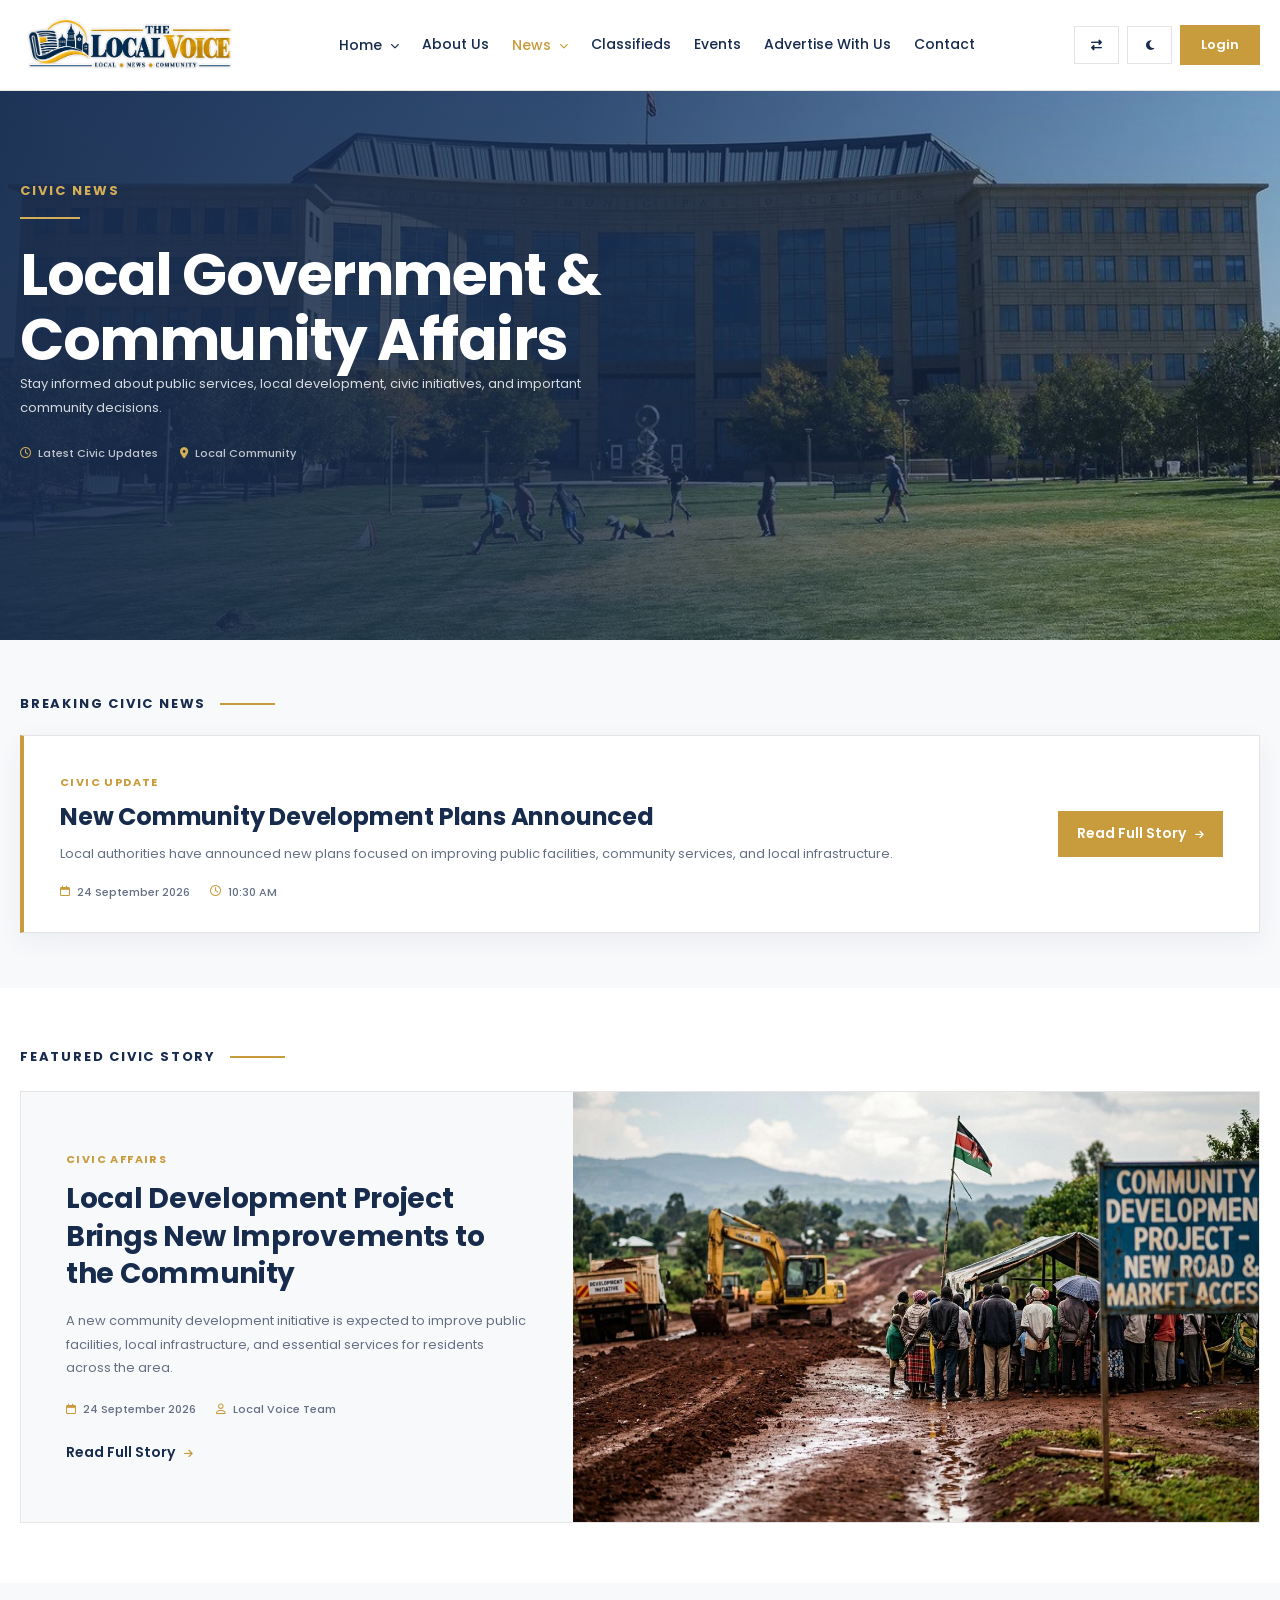
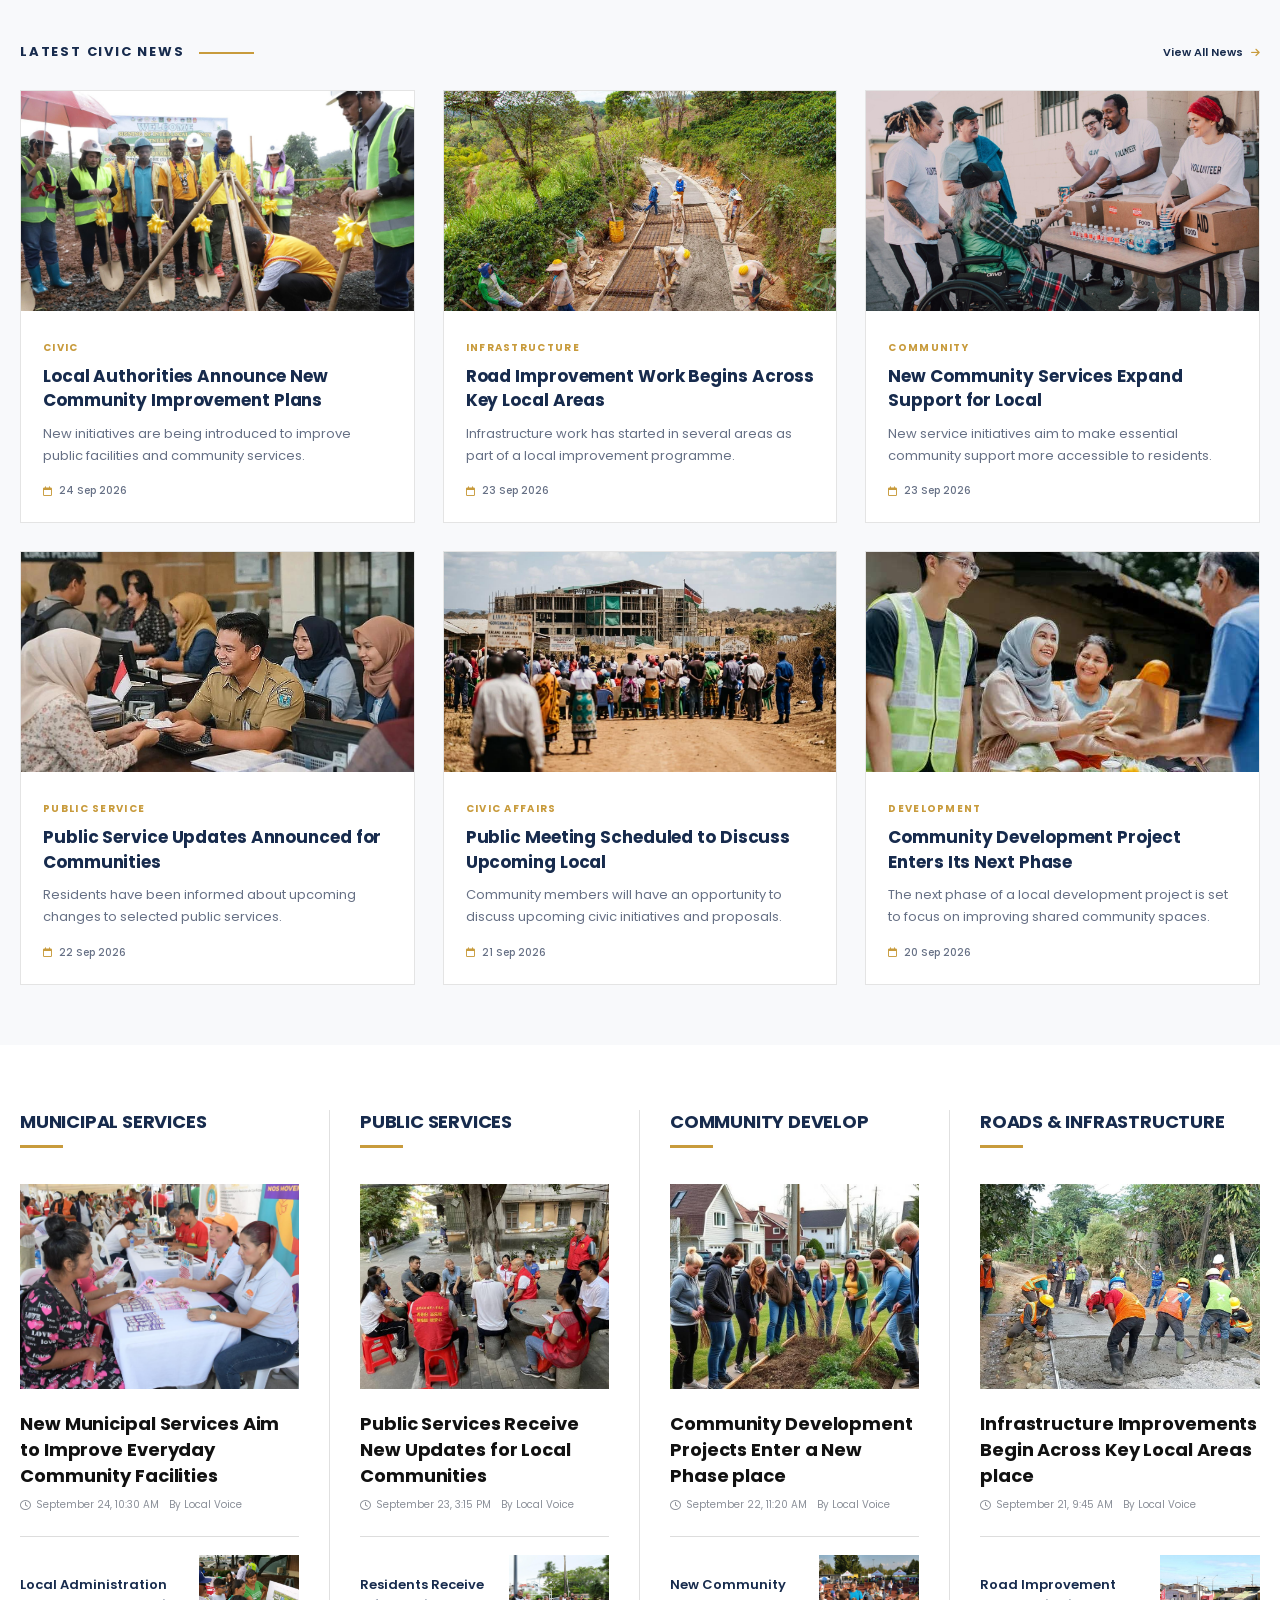
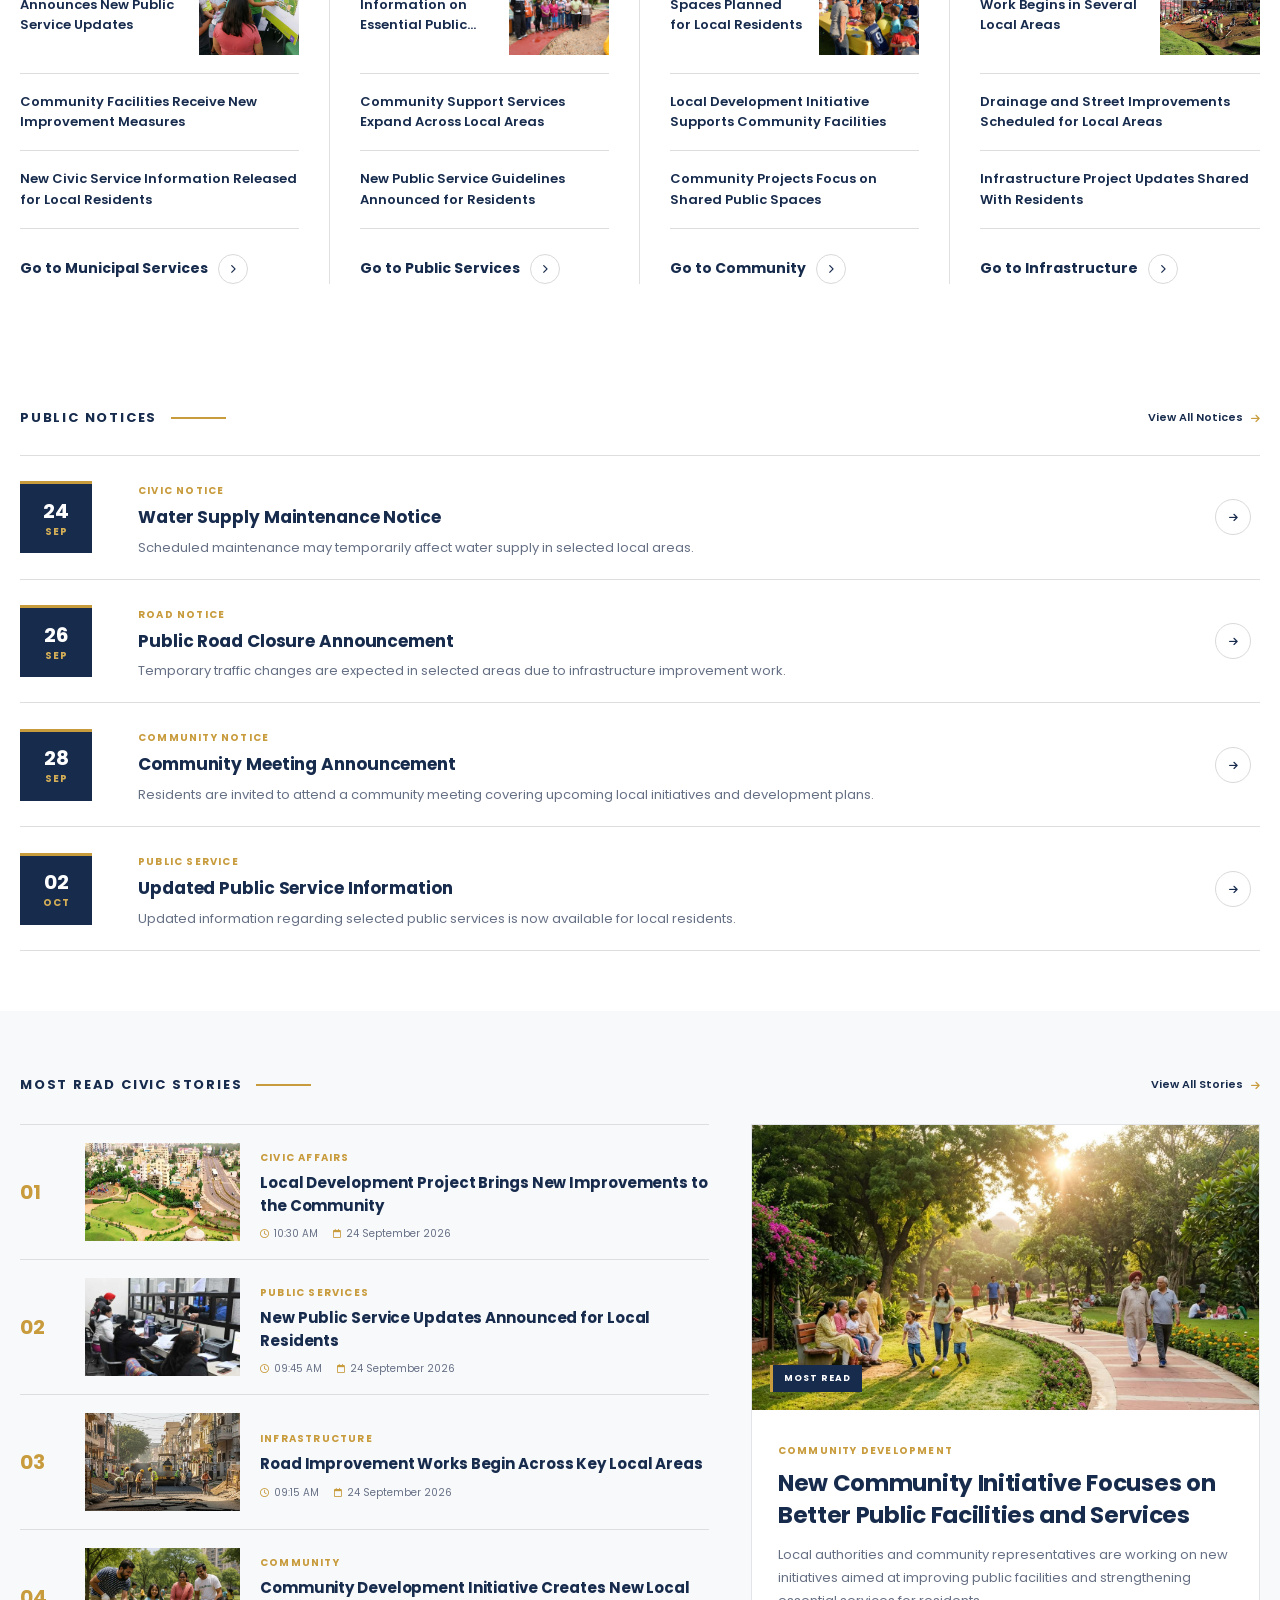
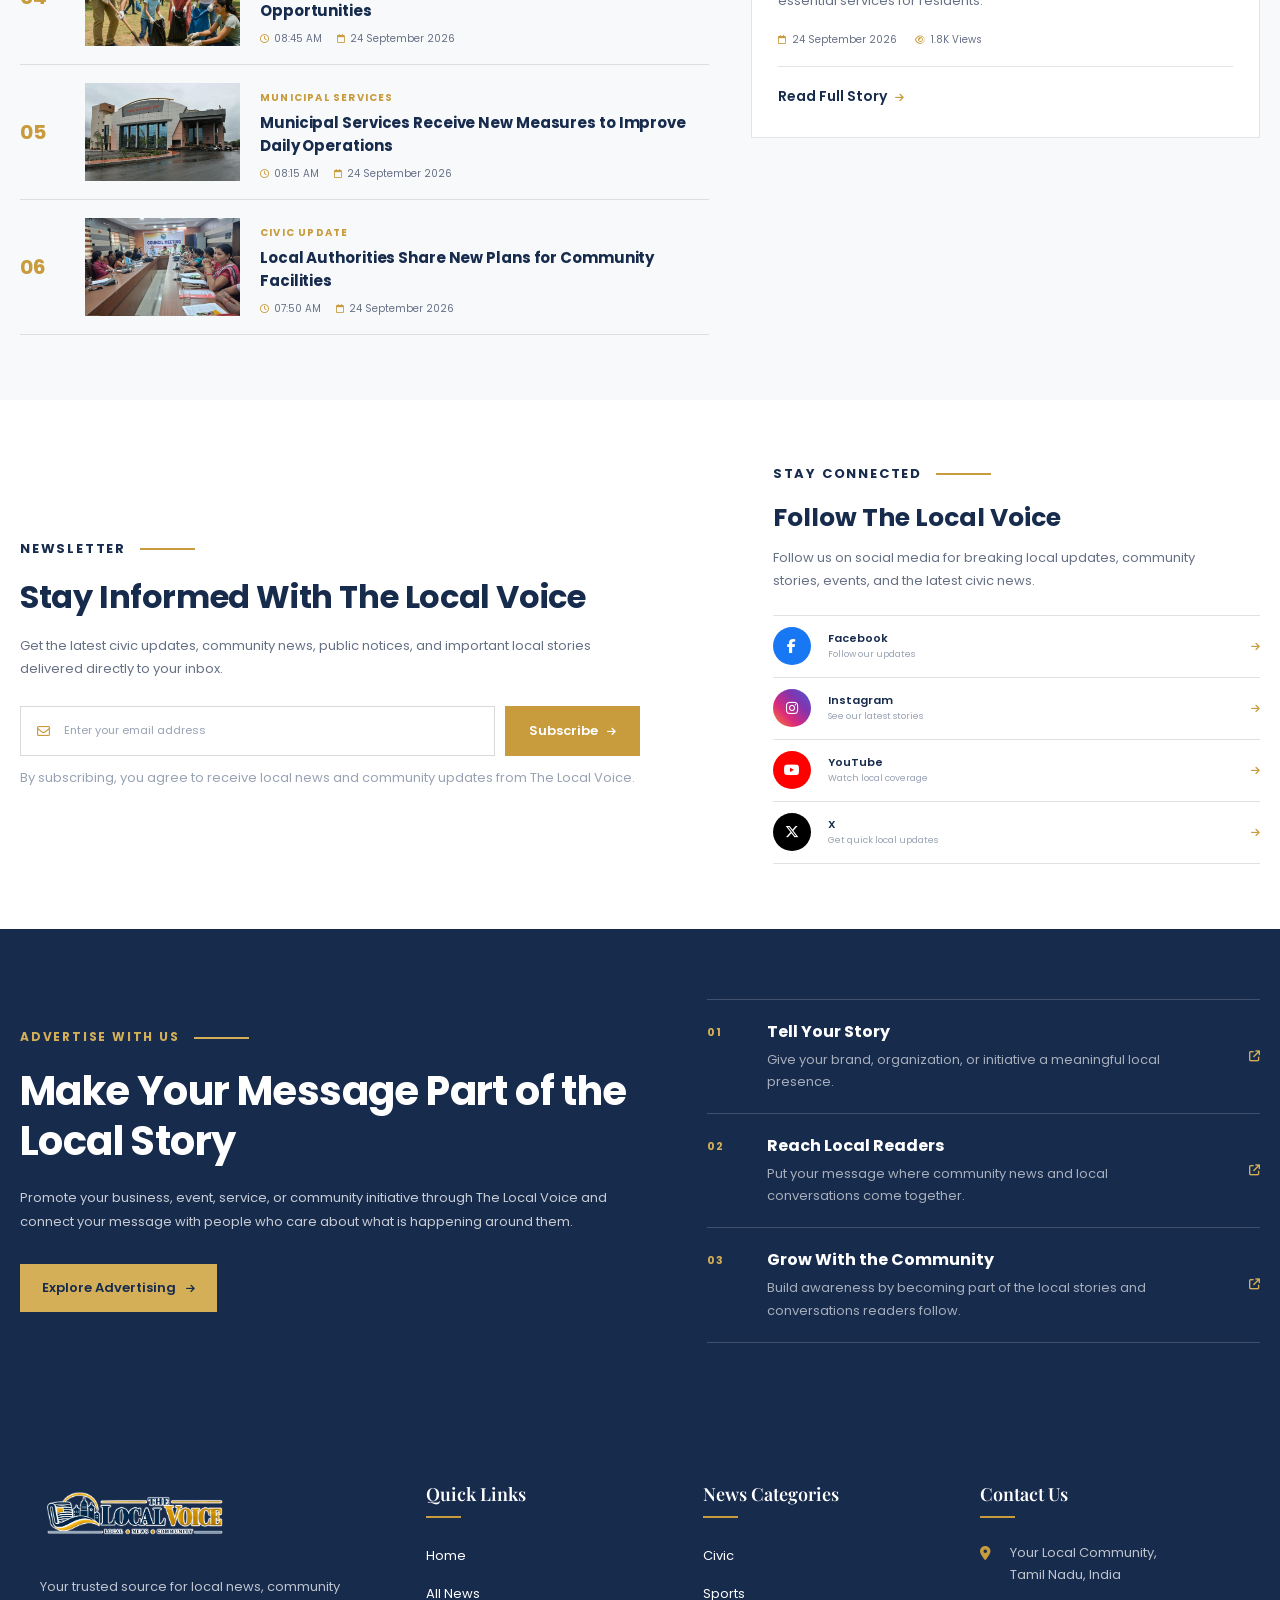
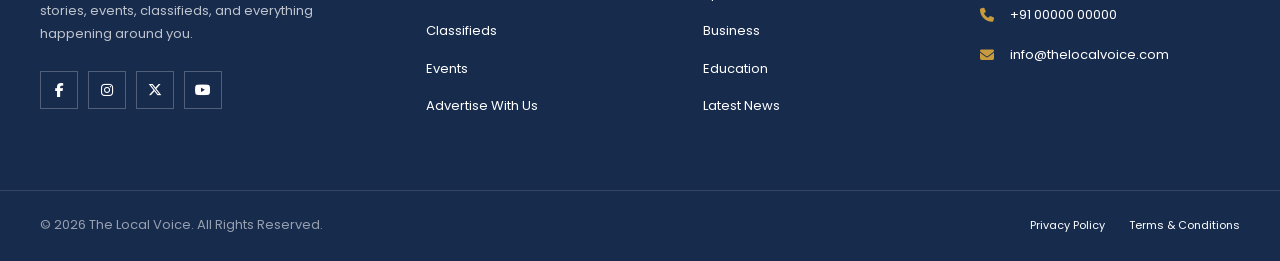
<file: civic.html>
<!DOCTYPE html>
<html lang="en" dir="ltr">

<head>

    <!-- =====================================================
         BASIC META
    ====================================================== -->

    <meta charset="UTF-8">

    <meta
        name="viewport"
        content="width=device-width, initial-scale=1.0"
    >

    <meta
        name="description"
        content="The Local Voice - Local Newspaper and Community News Portal"
    >

    <meta
        name="keywords"
        content="local news, community news, newspaper, events, classifieds"
    >

    <meta
        name="author"
        content="The Local Voice"
    >


    <!-- =====================================================
         PAGE TITLE
    ====================================================== -->

    <title>
        The Local Voice | Local News & Community
    </title>
<link
    rel="icon"
    type="image/png"
    href="images/logo.png"
>

    <!-- =====================================================
         GOOGLE FONT
    ====================================================== -->

    <link
        rel="preconnect"
        href="https://fonts.googleapis.com"
    >

    <link
        rel="preconnect"
        href="https://fonts.gstatic.com"
        crossorigin
    >

    <link
        href="https://fonts.googleapis.com/css2?family=Playfair+Display:wght@500;600;700&family=Poppins:wght@400;500;600;700&display=swap"
        rel="stylesheet"
    >


    <!-- =====================================================
         FONT AWESOME
    ====================================================== -->

    <link
        rel="stylesheet"
        href="https://cdnjs.cloudflare.com/ajax/libs/font-awesome/6.5.2/css/all.min.css"
    >


    <!-- =====================================================
         MAIN CSS
    ====================================================== -->

    <link
        rel="stylesheet"
        href="css/style.css"
    >
    <link
        rel="stylesheet"
        href="css/responsive.css"
    >

</head>


<body>


    <!-- =====================================================
         HEADER START
    ====================================================== -->

    <header
        class="site-header"
        id="siteHeader"
    >

        <div class="header-container">


            <!-- =================================================
                 LOGO
            ================================================== -->

            <a
                href="index.html"
                class="site-logo"
                aria-label="The Local Voice Home"
            >

                <!-- Light Mode Logo -->

                <img
                    src="images/logo.png"
                    alt="The Local Voice"
                    class="logo-light"
                >


                <!-- Dark Mode Logo -->

                <img
                    src="images/logo.png"
                    alt="The Local Voice"
                    class="logo-dark"
                >

            </a>


            <!-- =================================================
                 DESKTOP NAVIGATION
            ================================================== -->

            <nav
                class="desktop-navigation"
                id="desktopNavigation"
                aria-label="Main Navigation"
            >


                <!-- =============================================
                     HOME DROPDOWN
                ============================================== -->

                <div class="nav-dropdown">

                    <button
                        type="button"
                        class="nav-dropdown-toggle"
                        aria-expanded="false"
                    >
                        Home

                        <i
                            class="fa-solid fa-chevron-down"
                            aria-hidden="true"
                        ></i>

                    </button>


                    <div class="nav-dropdown-menu">

                        <a href="index.html">
                            Home 1
                        </a>

                        <a href="home2.html">
                            Home 2
                        </a>

                    </div>

                </div>
                <a
                    href="about.html"
                    class="nav-link"
                >
                    About Us
                </a>


                <!-- =============================================
                     NEWS DROPDOWN
                ============================================== -->

                <div class="nav-dropdown">

                    <button
                        type="button"
                        class="nav-dropdown-toggle active"
                        aria-expanded="false"
                    >
                        News

                        <i
                            class="fa-solid fa-chevron-down"
                            aria-hidden="true"
                        ></i>

                    </button>


                    <div class="nav-dropdown-menu">

                        

                        <a href="civic.html"class="active">
                            Civic
                        </a>

                        <a href="sports.html">
                            Sports
                        </a>

                        <a href="business.html">
                            Business
                        </a>

                        <a href="education.html">
                            Education
                        </a>

                    </div>

                </div>


                <!-- =============================================
                     NORMAL NAVIGATION LINKS
                ============================================== -->

                <a
                    href="classifieds.html"
                    class="nav-link"
                >
                    Classifieds
                </a>


                <a
                    href="events.html"
                    class="nav-link"
                >
                    Events
                </a>


                <a
                    href="advertise.html"
                    class="nav-link"
                >
                    Advertise With Us
                </a>


                <a
                    href="contact.html"
                    class="nav-link"
                >
                    Contact
                </a>

            </nav>


            <!-- =================================================
                 HEADER ACTIONS
            ================================================== -->

            <div class="header-actions">

    <button
        type="button"
        class="header-action-btn rtl-toggle"
        id="rtlToggle"
        aria-label="Switch text direction"
        title="RTL"
    >
        <i class="fa-solid fa-right-left"></i>
    </button>

    <button
        type="button"
        class="header-action-btn dark-toggle"
        id="darkToggle"
        aria-label="Toggle dark mode"
        title="Dark Mode"
    >
        <i class="fa-solid fa-moon"></i>
    </button>

    <a
        href="login.html"
        class="login-btn"
    >
        Login
    </a>

</div>

            <!-- =================================================
                 HAMBURGER BUTTON
            ================================================== -->

            <button
                type="button"
                class="hamburger-btn"
                id="hamburgerBtn"
                aria-label="Open navigation menu"
                aria-expanded="false"
            >

                <i
                    class="fa-solid fa-bars"
                    aria-hidden="true"
                ></i>

            </button>

        </div>


        <!-- =====================================================
             MOBILE NAVIGATION
        ====================================================== -->

        <div
            class="mobile-navigation"
            id="mobileNavigation"
        >

            <div class="mobile-navigation-inner">


                <!-- =============================================
                     MOBILE HOME DROPDOWN
                ============================================== -->

                <div class="mobile-dropdown">

                    <button
                        type="button"
                        class="mobile-dropdown-toggle"
                        aria-expanded="false"
                    >
                        Home

                        <i
                            class="fa-solid fa-chevron-down"
                            aria-hidden="true"
                        ></i>

                    </button>


                    <div class="mobile-dropdown-menu">

                        <a href="index.html">
                            Home 1
                        </a>

                        <a href="home2.html">
                            Home 2
                        </a>

                    </div>

                </div>
                <a
                    href="about.html"
                    class="mobile-nav-link"
                >
                    About Us
                </a>


                <!-- =============================================
                     MOBILE NEWS DROPDOWN
                ============================================== -->

                <div class="mobile-dropdown">

                    <button
                        type="button"
                        class="mobile-dropdown-toggle active"
                        aria-expanded="false"
                    >
                        News

                        <i
                            class="fa-solid fa-chevron-down"
                            aria-hidden="true"
                        ></i>

                    </button>


                    <div class="mobile-dropdown-menu">

                        

                        <a href="civic.html"class="active">
                            Civic
                        </a>

                        <a href="sports.html">
                            Sports
                        </a>

                        <a href="business.html">
                            Business
                        </a>

                        <a href="education.html">
                            Education
                        </a>

                    </div>

                </div>


                <!-- =============================================
                     MOBILE NORMAL LINKS
                ============================================== -->

                <a
                    href="classifieds.html"
                    class="mobile-nav-link"
                >
                    Classifieds
                </a>


                <a
                    href="events.html"
                    class="mobile-nav-link"
                >
                    Events
                </a>


                <a
                    href="advertise.html"
                    class="mobile-nav-link"
                >
                    Advertise With Us
                </a>


                <a
                    href="contact.html"
                    class="mobile-nav-link"
                >
                    Contact
                </a>


                <!-- =============================================
                     MOBILE ACTIONS
                ============================================== -->

                <div class="mobile-actions">

    <button
        type="button"
        class="mobile-action-btn"
        id="mobileRtlToggle"
        aria-label="Switch text direction"
        title="RTL"
    >
        <i class="fa-solid fa-right-left"></i>
    </button>

    <button
        type="button"
        class="mobile-action-btn"
        id="mobileDarkToggle"
        aria-label="Toggle dark mode"
        title="Dark Mode"
    >
        <i class="fa-solid fa-moon"></i>
    </button>

    <a
        href="login.html"
        class="mobile-login-btn"
    >
        Login
    </a>

</div>
            </div>

        </div>

    </header>


    <!-- =====================================================
         HEADER END
    ====================================================== -->


    <!-- =====================================================
         MAIN CONTENT START
         We will add this later.
    ====================================================== -->

    <main>
<!-- =========================================================
     CIVIC PAGE — HERO
========================================================= -->

<section
    class="civic-hero"
    id="civicHero"
>

    <!-- HERO BACKGROUND OVERLAY -->
    <div class="civic-hero-overlay"></div>


    <!-- HERO CONTENT -->
    <div class="civic-hero-container">

        <div class="civic-hero-content">

            <!-- CATEGORY -->
            <span class="civic-hero-eyebrow">
                CIVIC NEWS
            </span>


            <!-- GOLD LINE -->
            <span class="civic-hero-line"></span>


            <!-- TITLE -->
            <h1>
                Local Government &
                Community Affairs
            </h1>


            <!-- DESCRIPTION -->
            <p>
                Stay informed about public services,
                local development, civic initiatives,
                and important community decisions.
            </p>


            <!-- HERO META -->
            <div class="civic-hero-meta">

                <span>
                    <i
                        class="fa-regular fa-clock"
                        aria-hidden="true"
                    ></i>

                    Latest Civic Updates
                </span>

                <span>
                    <i
                        class="fa-solid fa-location-dot"
                        aria-hidden="true"
                    ></i>

                    Local Community
                </span>

            </div>

        </div>

    </div>

</section>
<!-- =========================================================
     CIVIC PAGE — SECTION 2
     BREAKING CIVIC NEWS
========================================================= -->

<section
    class="civic-breaking"
    id="civicBreaking"
>

    <div class="civic-breaking-container">

        <!-- =================================================
             SECTION HEADER
        ================================================== -->

        <div class="civic-breaking-header">

            <div class="civic-breaking-title-wrap">

                <span class="civic-breaking-eyebrow">
                    BREAKING CIVIC NEWS
                </span>

                <span class="civic-breaking-line"></span>

            </div>

        </div>


        <!-- =================================================
             BREAKING NEWS CONTENT
        ================================================== -->

        <article class="civic-breaking-card">

            <!-- MAIN CONTENT -->

            <div class="civic-breaking-content">

                <span class="civic-breaking-category">
                    CIVIC UPDATE
                </span>

                <h2 class="civic-breaking-title">
                    New Community Development Plans Announced
                </h2>

                <p class="civic-breaking-description">
                    Local authorities have announced new plans focused
                    on improving public facilities, community services,
                    and local infrastructure.
                </p>


                <!-- META INFORMATION -->

                <div class="civic-breaking-meta">

                    <span>
                        <i
                            class="fa-regular fa-calendar"
                            aria-hidden="true"
                        ></i>
                        24 September 2026
                    </span>

                    <span>
                        <i
                            class="fa-regular fa-clock"
                            aria-hidden="true"
                        ></i>
                        10:30 AM
                    </span>

                </div>

            </div>


            <!-- ACTION -->

            <div class="civic-breaking-action">

                <a
                    href="news.html"
                    class="civic-breaking-read"
                >
                    <span>Read Full Story</span>

                    <i
                        class="fa-solid fa-arrow-right"
                        aria-hidden="true"
                    ></i>

                </a>

            </div>

        </article>

    </div>

</section>
<!-- =========================================================
     CIVIC PAGE — SECTION 3
     FEATURED CIVIC STORY
========================================================= -->

<section
    class="civic-featured"
    id="civicFeatured"
>

    <div class="civic-featured-container">

        <!-- =================================================
             SECTION HEADER
        ================================================== -->

        <div class="civic-featured-header">

            <div class="civic-featured-title-wrap">

                <span class="civic-featured-eyebrow">
                    FEATURED CIVIC STORY
                </span>

                <span class="civic-featured-line"></span>

            </div>

        </div>


        <!-- =================================================
             FEATURED STORY
        ================================================== -->

        <article class="civic-featured-story">

            <!-- =================================================
                 STORY CONTENT
            ================================================== -->

            <div class="civic-featured-content">

                <span class="civic-featured-category">
                    CIVIC AFFAIRS
                </span>

                <h2 class="civic-featured-title">
                    Local Development Project Brings
                    New Improvements to the Community
                </h2>

                <p class="civic-featured-description">
                    A new community development initiative is
                    expected to improve public facilities,
                    local infrastructure, and essential services
                    for residents across the area.
                </p>


                <!-- STORY META -->

                <div class="civic-featured-meta">

                    <span>
                        <i
                            class="fa-regular fa-calendar"
                            aria-hidden="true"
                        ></i>
                        24 September 2026
                    </span>

                    <span>
                        <i
                            class="fa-regular fa-user"
                            aria-hidden="true"
                        ></i>
                        Local Voice Team
                    </span>

                </div>


                <!-- READ MORE -->

                <a
                    href="news.html"
                    class="civic-featured-read"
                >
                    <span>Read Full Story</span>

                    <i
                        class="fa-solid fa-arrow-right"
                        aria-hidden="true"
                    ></i>

                </a>

            </div>


            <!-- =================================================
                 FEATURE IMAGE
            ================================================== -->

            <div class="civic-featured-image">

                <img
                    src="images/civic-featured.jpg"
                    alt="Local community development project"
                >

            </div>

        </article>

    </div>

</section>
<!-- =========================================================
     CIVIC PAGE — SECTION 4
     LATEST CIVIC NEWS
========================================================= -->

<section
    class="civic-latest-news"
    id="civicLatestNews"
>

    <div class="civic-latest-news-container">

        <!-- =================================================
             SECTION HEADER
        ================================================== -->

        <div class="civic-latest-news-header">

            <div class="civic-latest-news-title-wrap">

                <span class="civic-latest-news-eyebrow">
                    LATEST CIVIC NEWS
                </span>

                <span class="civic-latest-news-line"></span>

            </div>

            <a
                href="news.html"
                class="civic-latest-news-view-all"
            >
                <span>View All News</span>

                <i
                    class="fa-solid fa-arrow-right"
                    aria-hidden="true"
                ></i>
            </a>

        </div>


        <!-- =================================================
             NEWS GRID
        ================================================== -->

        <div class="civic-latest-news-grid">


            <!-- =================================================
                 NEWS CARD 01
            ================================================== -->

            <article class="civic-news-card">

                <a
                    href="news.html"
                    class="civic-news-card-image"
                >
                    <img
                        src="images/civic-news-1.jpg"
                        alt="Local civic development update"
                    >
                </a>

                <div class="civic-news-card-content">

                    <span class="civic-news-card-category">
                        CIVIC
                    </span>

                    <h3 class="civic-news-card-title">
                        Local Authorities Announce New
                        Community Improvement Plans
                    </h3>

                    <p class="civic-news-card-description">
                        New initiatives are being introduced
                        to improve public facilities and
                        community services.
                    </p>

                    <div class="civic-news-card-meta">

                        <span>
                            <i
                                class="fa-regular fa-calendar"
                                aria-hidden="true"
                            ></i>
                            24 Sep 2026
                        </span>

                    </div>

                </div>

            </article>


            <!-- =================================================
                 NEWS CARD 02
            ================================================== -->

            <article class="civic-news-card">

                <a
                    href="news.html"
                    class="civic-news-card-image"
                >
                    <img
                        src="images/civic-news-2.jpg"
                        alt="Local infrastructure project"
                    >
                </a>

                <div class="civic-news-card-content">

                    <span class="civic-news-card-category">
                        INFRASTRUCTURE
                    </span>

                    <h3 class="civic-news-card-title">
                        Road Improvement Work Begins
                        Across Key Local Areas
                    </h3>

                    <p class="civic-news-card-description">
                        Infrastructure work has started in
                        several areas as part of a local
                        improvement programme.
                    </p>

                    <div class="civic-news-card-meta">

                        <span>
                            <i
                                class="fa-regular fa-calendar"
                                aria-hidden="true"
                            ></i>
                            23 Sep 2026
                        </span>

                    </div>

                </div>

            </article>


            <!-- =================================================
                 NEWS CARD 03
            ================================================== -->

            <article class="civic-news-card">

                <a
                    href="news.html"
                    class="civic-news-card-image"
                >
                    <img
                        src="images/civic-news-3.jpg"
                        alt="Community service initiative"
                    >
                </a>

                <div class="civic-news-card-content">

                    <span class="civic-news-card-category">
                        COMMUNITY
                    </span>

                    <h3 class="civic-news-card-title">
                        New Community Services Expand
                        Support for Local
                    </h3>

                    <p class="civic-news-card-description">
                        New service initiatives aim to make
                        essential community support more
                        accessible to residents.
                    </p>

                    <div class="civic-news-card-meta">

                        <span>
                            <i
                                class="fa-regular fa-calendar"
                                aria-hidden="true"
                            ></i>
                            23 Sep 2026
                        </span>

                    </div>

                </div>

            </article>


            <!-- =================================================
                 NEWS CARD 04
            ================================================== -->

            <article class="civic-news-card">

                <a
                    href="news.html"
                    class="civic-news-card-image"
                >
                    <img
                        src="images/civic-news-4.jpg"
                        alt="Public service update"
                    >
                </a>

                <div class="civic-news-card-content">

                    <span class="civic-news-card-category">
                        PUBLIC SERVICE
                    </span>

                    <h3 class="civic-news-card-title">
                        Public Service Updates Announced
                        for Communities
                    </h3>

                    <p class="civic-news-card-description">
                        Residents have been informed about
                        upcoming changes to selected public
                        services.
                    </p>

                    <div class="civic-news-card-meta">

                        <span>
                            <i
                                class="fa-regular fa-calendar"
                                aria-hidden="true"
                            ></i>
                            22 Sep 2026
                        </span>

                    </div>

                </div>

            </article>


            <!-- =================================================
                 NEWS CARD 05
            ================================================== -->

            <article class="civic-news-card">

                <a
                    href="news.html"
                    class="civic-news-card-image"
                >
                    <img
                        src="images/civic-news-5.jpg"
                        alt="Local public meeting"
                    >
                </a>

                <div class="civic-news-card-content">

                    <span class="civic-news-card-category">
                        CIVIC AFFAIRS
                    </span>

                    <h3 class="civic-news-card-title">
                        Public Meeting Scheduled to Discuss
                        Upcoming Local
                    </h3>

                    <p class="civic-news-card-description">
                        Community members will have an
                        opportunity to discuss upcoming
                        civic initiatives and proposals.
                    </p>

                    <div class="civic-news-card-meta">

                        <span>
                            <i
                                class="fa-regular fa-calendar"
                                aria-hidden="true"
                            ></i>
                            21 Sep 2026
                        </span>

                    </div>

                </div>

            </article>


            <!-- =================================================
                 NEWS CARD 06
            ================================================== -->

            <article class="civic-news-card">

                <a
                    href="news.html"
                    class="civic-news-card-image"
                >
                    <img
                        src="images/civic-news-6.jpg"
                        alt="Community development project"
                    >
                </a>

                <div class="civic-news-card-content">

                    <span class="civic-news-card-category">
                        DEVELOPMENT
                    </span>

                    <h3 class="civic-news-card-title">
                        Community Development Project
                        Enters Its Next Phase
                    </h3>

                    <p class="civic-news-card-description">
                        The next phase of a local development
                        project is set to focus on improving
                        shared community spaces.
                    </p>

                    <div class="civic-news-card-meta">

                        <span>
                            <i
                                class="fa-regular fa-calendar"
                                aria-hidden="true"
                            ></i>
                            20 Sep 2026
                        </span>

                    </div>

                </div>

            </article>

        </div>

    </div>

</section>
<!-- =========================================================
     CIVIC PAGE — SECTION 5
     CIVIC CATEGORY NEWS
========================================================= -->

<section
    class="civic-category-news"
    id="civicCategoryNews"
>

    <div class="civic-category-news-container">

        <!-- =================================================
             CATEGORY COLUMN 01
             MUNICIPAL SERVICES
        ================================================== -->

        <article class="civic-category-column">

            <div class="civic-category-heading">

                <h2>
                    MUNICIPAL SERVICES
                </h2>

                <span></span>

            </div>


            <!-- MAIN STORY -->

            <article class="civic-category-main">

                <a
                    href="news.html"
                    class="civic-category-main-image"
                >
                    <img
                        src="images/civic-category-municipal.jpg"
                        alt="Municipal services and local administration"
                    >
                </a>

                <h3>
                    New Municipal Services Aim to Improve
                    Everyday Community Facilities
                </h3>

                <div class="civic-category-meta">

                    <span>
                        <i
                            class="fa-regular fa-clock"
                            aria-hidden="true"
                        ></i>
                        September 24, 10:30 AM
                    </span>

                    <span>
                        By Local Voice
                    </span>

                </div>

            </article>


            <!-- RELATED STORIES -->

            <div class="civic-category-related">

                <article class="civic-category-related-item">

                    <h4>
                        Local Administration Announces
                        New Public Service Updates
                    </h4>

                    <a
                        href="news.html"
                        class="civic-category-related-image"
                    >
                        <img
                            src="images/civic-category-municipal-1.jpg"
                            alt="Local administration update"
                        >
                    </a>

                </article>


                <article class="civic-category-related-item">

                    <h4>
                        Community Facilities Receive
                        New Improvement Measures
                    </h4>

                </article>


                <article class="civic-category-related-item">

                    <h4>
                        New Civic Service Information
                        Released for Local Residents
                    </h4>

                </article>

            </div>


            <!-- CATEGORY LINK -->

            <a
                href="civic.html"
                class="civic-category-link"
            >
                <span>Go to Municipal Services</span>

                <i
                    class="fa-solid fa-chevron-right"
                    aria-hidden="true"
                ></i>
            </a>

        </article>



        <!-- =================================================
             CATEGORY COLUMN 02
             PUBLIC SERVICES
        ================================================== -->

        <article class="civic-category-column">

            <div class="civic-category-heading">

                <h2>
                    PUBLIC SERVICES
                </h2>

                <span></span>

            </div>


            <!-- MAIN STORY -->

            <article class="civic-category-main">

                <a
                    href="news.html"
                    class="civic-category-main-image"
                >
                    <img
                        src="images/civic-category-public.jpg"
                        alt="Public services and civic support"
                    >
                </a>

                <h3>
                    Public Services Receive New Updates
                    for Local Communities
                </h3>

                <div class="civic-category-meta">

                    <span>
                        <i
                            class="fa-regular fa-clock"
                            aria-hidden="true"
                        ></i>
                        September 23, 3:15 PM
                    </span>

                    <span>
                        By Local Voice
                    </span>

                </div>

            </article>


            <!-- RELATED STORIES -->

            <div class="civic-category-related">

                <article class="civic-category-related-item">

                    <h4>
                        Residents Receive Information
                        on Essential Public Services
                    </h4>

                    <a
                        href="news.html"
                        class="civic-category-related-image"
                    >
                        <img
                            src="images/civic-category-public-1.jpg"
                            alt="Essential public services"
                        >
                    </a>

                </article>


                <article class="civic-category-related-item">

                    <h4>
                        Community Support Services
                        Expand Across Local Areas
                    </h4>

                </article>


                <article class="civic-category-related-item">

                    <h4>
                        New Public Service Guidelines
                        Announced for Residents
                    </h4>

                </article>

            </div>


            <!-- CATEGORY LINK -->

            <a
                href="civic.html"
                class="civic-category-link"
            >
                <span>Go to Public Services</span>

                <i
                    class="fa-solid fa-chevron-right"
                    aria-hidden="true"
                ></i>

            </a>

        </article>



        <!-- =================================================
             CATEGORY COLUMN 03
             COMMUNITY DEVELOPMENT
        ================================================== -->

        <article class="civic-category-column">

            <div class="civic-category-heading">

                <h2>
                    COMMUNITY DEVELOP
                </h2>

                <span></span>

            </div>


            <!-- MAIN STORY -->

            <article class="civic-category-main">

                <a
                    href="news.html"
                    class="civic-category-main-image"
                >
                    <img
                        src="images/civic-category-community.jpg"
                        alt="Community development project"
                    >
                </a>

                <h3>
                    Community Development Projects
                    Enter a New Phase place
                </h3>

                <div class="civic-category-meta">

                    <span>
                        <i
                            class="fa-regular fa-clock"
                            aria-hidden="true"
                        ></i>
                        September 22, 11:20 AM
                    </span>

                    <span>
                        By Local Voice
                    </span>

                </div>

            </article>


            <!-- RELATED STORIES -->

            <div class="civic-category-related">

                <article class="civic-category-related-item">

                    <h4>
                        New Community Spaces Planned
                        for Local Residents
                    </h4>

                    <a
                        href="news.html"
                        class="civic-category-related-image"
                    >
                        <img
                            src="images/civic-category-community-1.jpg"
                            alt="Community spaces"
                        >
                    </a>

                </article>


                <article class="civic-category-related-item">

                    <h4>
                        Local Development Initiative
                        Supports Community Facilities
                    </h4>

                </article>


                <article class="civic-category-related-item">

                    <h4>
                        Community Projects Focus on
                        Shared Public Spaces
                    </h4>

                </article>

            </div>


            <!-- CATEGORY LINK -->

            <a
                href="civic.html"
                class="civic-category-link"
            >
                <span>Go to Community</span>

                <i
                    class="fa-solid fa-chevron-right"
                    aria-hidden="true"
                ></i>

            </a>

        </article>



        <!-- =================================================
             CATEGORY COLUMN 04
             ROADS & INFRASTRUCTURE
        ================================================== -->

        <article class="civic-category-column">

            <div class="civic-category-heading">

                <h2>
                    ROADS &amp; INFRASTRUCTURE
                </h2>

                <span></span>

            </div>


            <!-- MAIN STORY -->

            <article class="civic-category-main">

                <a
                    href="news.html"
                    class="civic-category-main-image"
                >
                    <img
                        src="images/civic-category-infrastructure.jpg"
                        alt="Road and infrastructure improvement"
                    >
                </a>

                <h3>
                    Infrastructure Improvements Begin
                    Across Key Local Areas place
                </h3>

                <div class="civic-category-meta">

                    <span>
                        <i
                            class="fa-regular fa-clock"
                            aria-hidden="true"
                        ></i>
                        September 21, 9:45 AM
                    </span>

                    <span>
                        By Local Voice
                    </span>

                </div>

            </article>


            <!-- RELATED STORIES -->

            <div class="civic-category-related">

                <article class="civic-category-related-item">

                    <h4>
                        Road Improvement Work Begins
                        in Several Local Areas
                    </h4>

                    <a
                        href="news.html"
                        class="civic-category-related-image"
                    >
                        <img
                            src="images/civic-category-infrastructure-1.jpg"
                            alt="Road improvement work"
                        >
                    </a>

                </article>


                <article class="civic-category-related-item">

                    <h4>
                        Drainage and Street Improvements
                        Scheduled for Local Areas
                    </h4>

                </article>


                <article class="civic-category-related-item">

                    <h4>
                        Infrastructure Project Updates
                        Shared With Residents
                    </h4>

                </article>

            </div>


            <!-- CATEGORY LINK -->

            <a
                href="civic.html"
                class="civic-category-link"
            >
                <span>Go to Infrastructure</span>

                <i
                    class="fa-solid fa-chevron-right"
                    aria-hidden="true"
                ></i>

            </a>

        </article>

    </div>

</section>
<!-- =========================================================
     CIVIC PAGE — SECTION 6
     PUBLIC NOTICES
========================================================= -->

<section
    class="civic-public-notices"
    id="civicPublicNotices"
>

    <div class="civic-public-notices-container">

        <!-- =================================================
             SECTION HEADER
        ================================================== -->

        <div class="civic-public-notices-header">

            <div class="civic-public-notices-title-wrap">

                <span class="civic-public-notices-eyebrow">
                    PUBLIC NOTICES
                </span>

                <span class="civic-public-notices-line"></span>

            </div>

            <a
                href="news.html"
                class="civic-public-notices-view-all"
            >
                <span>View All Notices</span>

                <i
                    class="fa-solid fa-arrow-right"
                    aria-hidden="true"
                ></i>
            </a>

        </div>


        <!-- =================================================
             NOTICE LIST
        ================================================== -->

        <div class="civic-public-notices-list">


            <!-- =================================================
                 NOTICE 01
            ================================================== -->

            <article class="civic-notice-item">

                <!-- DATE -->

                <div class="civic-notice-date">

                    <span class="civic-notice-day">
                        24
                    </span>

                    <span class="civic-notice-month">
                        SEP
                    </span>

                </div>


                <!-- CONTENT -->

                <div class="civic-notice-content">

                    <span class="civic-notice-category">
                        CIVIC NOTICE
                    </span>

                    <h3 class="civic-notice-title">
                        Water Supply Maintenance Notice
                    </h3>

                    <p class="civic-notice-description">
                        Scheduled maintenance may temporarily
                        affect water supply in selected local
                        areas.
                    </p>

                </div>


                <!-- ACTION -->

                <a
                    href="news.html"
                    class="civic-notice-action"
                    aria-label="Read Water Supply Maintenance Notice"
                >
                    <i
                        class="fa-solid fa-arrow-right"
                        aria-hidden="true"
                    ></i>
                </a>

            </article>


            <!-- =================================================
                 NOTICE 02
            ================================================== -->

            <article class="civic-notice-item">

                <!-- DATE -->

                <div class="civic-notice-date">

                    <span class="civic-notice-day">
                        26
                    </span>

                    <span class="civic-notice-month">
                        SEP
                    </span>

                </div>


                <!-- CONTENT -->

                <div class="civic-notice-content">

                    <span class="civic-notice-category">
                        ROAD NOTICE
                    </span>

                    <h3 class="civic-notice-title">
                        Public Road Closure Announcement
                    </h3>

                    <p class="civic-notice-description">
                        Temporary traffic changes are expected
                        in selected areas due to infrastructure
                        improvement work.
                    </p>

                </div>


                <!-- ACTION -->

                <a
                    href="news.html"
                    class="civic-notice-action"
                    aria-label="Read Public Road Closure Announcement"
                >
                    <i
                        class="fa-solid fa-arrow-right"
                        aria-hidden="true"
                    ></i>
                </a>

            </article>


            <!-- =================================================
                 NOTICE 03
            ================================================== -->

            <article class="civic-notice-item">

                <!-- DATE -->

                <div class="civic-notice-date">

                    <span class="civic-notice-day">
                        28
                    </span>

                    <span class="civic-notice-month">
                        SEP
                    </span>

                </div>


                <!-- CONTENT -->

                <div class="civic-notice-content">

                    <span class="civic-notice-category">
                        COMMUNITY NOTICE
                    </span>

                    <h3 class="civic-notice-title">
                        Community Meeting Announcement
                    </h3>

                    <p class="civic-notice-description">
                        Residents are invited to attend a
                        community meeting covering upcoming
                        local initiatives and development plans.
                    </p>

                </div>


                <!-- ACTION -->

                <a
                    href="news.html"
                    class="civic-notice-action"
                    aria-label="Read Community Meeting Announcement"
                >
                    <i
                        class="fa-solid fa-arrow-right"
                        aria-hidden="true"
                    ></i>
                </a>

            </article>


            <!-- =================================================
                 NOTICE 04
            ================================================== -->

            <article class="civic-notice-item">

                <!-- DATE -->

                <div class="civic-notice-date">

                    <span class="civic-notice-day">
                        02
                    </span>

                    <span class="civic-notice-month">
                        OCT
                    </span>

                </div>


                <!-- CONTENT -->

                <div class="civic-notice-content">

                    <span class="civic-notice-category">
                        PUBLIC SERVICE
                    </span>

                    <h3 class="civic-notice-title">
                        Updated Public Service Information
                    </h3>

                    <p class="civic-notice-description">
                        Updated information regarding selected
                        public services is now available for
                        local residents.
                    </p>

                </div>


                <!-- ACTION -->

                <a
                    href="news.html"
                    class="civic-notice-action"
                    aria-label="Read Updated Public Service Information"
                >
                    <i
                        class="fa-solid fa-arrow-right"
                        aria-hidden="true"
                    ></i>
                </a>

            </article>

        </div>

    </div>

</section>
<!-- =========================================================
     CIVIC PAGE — SECTION 7
     MOST READ CIVIC STORIES
========================================================= -->

<section class="civic-most-read" id="civicMostRead">

    <div class="civic-most-read-container">

        <!-- =================================================
             SECTION HEADER
        ================================================== -->

        <div class="civic-most-read-header">

            <div class="civic-most-read-title-wrap">

                <span class="civic-most-read-eyebrow">
                    MOST READ CIVIC STORIES
                </span>

                <span class="civic-most-read-line"></span>

            </div>

            <a href="news.html" class="civic-most-read-view-all">
                <span>View All Stories</span>
                <i class="fa-solid fa-arrow-right" aria-hidden="true"></i>
            </a>

        </div>


        <!-- =================================================
             MOST READ STORIES
        ================================================== -->

        <div class="civic-most-read-layout">


            <!-- =================================================
                 LEFT — RANKED STORIES
            ================================================== -->

            <div class="civic-most-read-list">


                <!-- STORY 01 -->
                <article class="civic-most-read-item">

                    <div class="civic-most-read-number">
                        01
                    </div>

                    <a href="news.html" class="civic-most-read-image">
                        <img
                            src="images/civic-most-read-1.jpg"
                            alt="Local development project"
                        >
                    </a>

                    <div class="civic-most-read-content">

                        <span class="civic-most-read-category">
                            CIVIC AFFAIRS
                        </span>

                        <h3>
                            Local Development Project Brings New Improvements to the Community
                        </h3>

                        <div class="civic-most-read-meta">

                            <span>
                                <i class="fa-regular fa-clock" aria-hidden="true"></i>
                                10:30 AM
                            </span>

                            <span>
                                <i class="fa-regular fa-calendar" aria-hidden="true"></i>
                                24 September 2026
                            </span>

                        </div>

                    </div>

                </article>


                <!-- STORY 02 -->
                <article class="civic-most-read-item">

                    <div class="civic-most-read-number">
                        02
                    </div>

                    <a href="news.html" class="civic-most-read-image">
                        <img
                            src="images/civic-most-read-2.jpg"
                            alt="Public services update"
                        >
                    </a>

                    <div class="civic-most-read-content">

                        <span class="civic-most-read-category">
                            PUBLIC SERVICES
                        </span>

                        <h3>
                            New Public Service Updates Announced for Local Residents
                        </h3>

                        <div class="civic-most-read-meta">

                            <span>
                                <i class="fa-regular fa-clock" aria-hidden="true"></i>
                                09:45 AM
                            </span>

                            <span>
                                <i class="fa-regular fa-calendar" aria-hidden="true"></i>
                                24 September 2026
                            </span>

                        </div>

                    </div>

                </article>


                <!-- STORY 03 -->
                <article class="civic-most-read-item">

                    <div class="civic-most-read-number">
                        03
                    </div>

                    <a href="news.html" class="civic-most-read-image">
                        <img
                            src="images/civic-most-read-3.jpg"
                            alt="Road infrastructure improvement"
                        >
                    </a>

                    <div class="civic-most-read-content">

                        <span class="civic-most-read-category">
                            INFRASTRUCTURE
                        </span>

                        <h3>
                            Road Improvement Works Begin Across Key Local Areas
                        </h3>

                        <div class="civic-most-read-meta">

                            <span>
                                <i class="fa-regular fa-clock" aria-hidden="true"></i>
                                09:15 AM
                            </span>

                            <span>
                                <i class="fa-regular fa-calendar" aria-hidden="true"></i>
                                24 September 2026
                            </span>

                        </div>

                    </div>

                </article>


                <!-- STORY 04 -->
                <article class="civic-most-read-item">

                    <div class="civic-most-read-number">
                        04
                    </div>

                    <a href="news.html" class="civic-most-read-image">
                        <img
                            src="images/civic-most-read-4.jpg"
                            alt="Community development initiative"
                        >
                    </a>

                    <div class="civic-most-read-content">

                        <span class="civic-most-read-category">
                            COMMUNITY
                        </span>

                        <h3>
                            Community Development Initiative Creates New Local Opportunities
                        </h3>

                        <div class="civic-most-read-meta">

                            <span>
                                <i class="fa-regular fa-clock" aria-hidden="true"></i>
                                08:45 AM
                            </span>

                            <span>
                                <i class="fa-regular fa-calendar" aria-hidden="true"></i>
                                24 September 2026
                            </span>

                        </div>

                    </div>

                </article>


                <!-- STORY 05 -->
                <article class="civic-most-read-item">

                    <div class="civic-most-read-number">
                        05
                    </div>

                    <a href="news.html" class="civic-most-read-image">
                        <img
                            src="images/civic-most-read-5.jpg"
                            alt="Municipal services announcement"
                        >
                    </a>

                    <div class="civic-most-read-content">

                        <span class="civic-most-read-category">
                            MUNICIPAL SERVICES
                        </span>

                        <h3>
                            Municipal Services Receive New Measures to Improve Daily Operations
                        </h3>

                        <div class="civic-most-read-meta">

                            <span>
                                <i class="fa-regular fa-clock" aria-hidden="true"></i>
                                08:15 AM
                            </span>

                            <span>
                                <i class="fa-regular fa-calendar" aria-hidden="true"></i>
                                24 September 2026
                            </span>

                        </div>

                    </div>

                </article>


                <!-- STORY 06 -->
                <article class="civic-most-read-item">

                    <div class="civic-most-read-number">
                        06
                    </div>

                    <a href="news.html" class="civic-most-read-image">
                        <img
                            src="images/civic-most-read-6.jpg"
                            alt="Local civic meeting"
                        >
                    </a>

                    <div class="civic-most-read-content">

                        <span class="civic-most-read-category">
                            CIVIC UPDATE
                        </span>

                        <h3>
                            Local Authorities Share New Plans for Community Facilities
                        </h3>

                        <div class="civic-most-read-meta">

                            <span>
                                <i class="fa-regular fa-clock" aria-hidden="true"></i>
                                07:50 AM
                            </span>

                            <span>
                                <i class="fa-regular fa-calendar" aria-hidden="true"></i>
                                24 September 2026
                            </span>

                        </div>

                    </div>

                </article>


            </div>


            <!-- =================================================
                 RIGHT — FEATURED MOST READ STORY
            ================================================== -->

            <article class="civic-most-read-featured">

                <a href="news.html" class="civic-most-read-featured-image">

                    <img
                        src="images/civic-most-read-featured.jpg"
                        alt="Featured civic community story"
                    >

                    <span class="civic-most-read-featured-badge">
                        MOST READ
                    </span>

                </a>


                <div class="civic-most-read-featured-content">

                    <span class="civic-most-read-category">
                        COMMUNITY DEVELOPMENT
                    </span>

                    <h2>
                        New Community Initiative Focuses on Better Public Facilities and Services
                    </h2>

                    <p>
                        Local authorities and community representatives are working on
                        new initiatives aimed at improving public facilities and
                        strengthening essential services for residents.
                    </p>

                    <div class="civic-most-read-featured-meta">

                        <span>
                            <i class="fa-regular fa-calendar" aria-hidden="true"></i>
                            24 September 2026
                        </span>

                        <span>
                            <i class="fa-regular fa-eye" aria-hidden="true"></i>
                            1.8K Views
                        </span>

                    </div>

                    <a href="news.html" class="civic-most-read-featured-link">
                        <span>Read Full Story</span>
                        <i class="fa-solid fa-arrow-right" aria-hidden="true"></i>
                    </a>

                </div>

            </article>


        </div>

    </div>

</section>
<!-- =========================================================
     CIVIC PAGE — SECTION 8
     NEWSLETTER + STAY CONNECTED
========================================================= -->

<section class="civic-connect-section" id="civicConnect">

    <div class="civic-connect-container">

        <!-- =================================================
             LEFT — NEWSLETTER
        ================================================== -->

        <div class="civic-newsletter">

            <div class="civic-connect-heading">

                <span class="civic-connect-eyebrow">
                    NEWSLETTER
                </span>

                <span class="civic-connect-line"></span>

            </div>

            <h2 class="civic-newsletter-title">
                Stay Informed With The Local Voice
            </h2>

            <p class="civic-newsletter-description">
                Get the latest civic updates, community news, public
                notices, and important local stories delivered directly
                to your inbox.
            </p>


            <!-- NEWSLETTER FORM -->

            <form
                class="civic-newsletter-form"
                id="civicNewsletterForm"
            >

                <div class="civic-newsletter-input-wrap">

                    <i
                        class="fa-regular fa-envelope"
                        aria-hidden="true"
                    ></i>

                    <input
                        type="email"
                        id="civicNewsletterEmail"
                        name="email"
                        placeholder="Enter your email address"
                        autocomplete="email"
                        required
                    >

                </div>

                <button
                    type="submit"
                    class="civic-newsletter-button"
                >
                    <span>Subscribe</span>
                    <i
                        class="fa-solid fa-arrow-right"
                        aria-hidden="true"
                    ></i>
                </button>

            </form>


            <p class="civic-newsletter-note">
                By subscribing, you agree to receive local news and
                community updates from The Local Voice.
            </p>

        </div>


        <!-- =================================================
             RIGHT — STAY CONNECTED
        ================================================== -->

        <div class="civic-stay-connected">

            <div class="civic-connect-heading">

                <span class="civic-connect-eyebrow">
                    STAY CONNECTED
                </span>

                <span class="civic-connect-line"></span>

            </div>

            <h2 class="civic-connected-title">
                Follow The Local Voice
            </h2>

            <p class="civic-connected-description">
                Follow us on social media for breaking local updates,
                community stories, events, and the latest civic news.
            </p>


            <!-- SOCIAL LINKS -->

            <div class="civic-social-links">


                <!-- FACEBOOK -->

                <a
                    href="#"
                    class="civic-social-link civic-social-facebook"
                    aria-label="Follow The Local Voice on Facebook"
                >

                    <span class="civic-social-icon">
                        <i
                            class="fa-brands fa-facebook-f"
                            aria-hidden="true"
                        ></i>
                    </span>

                    <span class="civic-social-info">
                        <strong>Facebook</strong>
                        <small>Follow our updates</small>
                    </span>

                    <i
                        class="fa-solid fa-arrow-right civic-social-arrow"
                        aria-hidden="true"
                    ></i>

                </a>


                <!-- INSTAGRAM -->

                <a
                    href="#"
                    class="civic-social-link civic-social-instagram"
                    aria-label="Follow The Local Voice on Instagram"
                >

                    <span class="civic-social-icon">
                        <i
                            class="fa-brands fa-instagram"
                            aria-hidden="true"
                        ></i>
                    </span>

                    <span class="civic-social-info">
                        <strong>Instagram</strong>
                        <small>See our latest stories</small>
                    </span>

                    <i
                        class="fa-solid fa-arrow-right civic-social-arrow"
                        aria-hidden="true"
                    ></i>

                </a>


                <!-- YOUTUBE -->

                <a
                    href="#"
                    class="civic-social-link civic-social-youtube"
                    aria-label="Follow The Local Voice on YouTube"
                >

                    <span class="civic-social-icon">
                        <i
                            class="fa-brands fa-youtube"
                            aria-hidden="true"
                        ></i>
                    </span>

                    <span class="civic-social-info">
                        <strong>YouTube</strong>
                        <small>Watch local coverage</small>
                    </span>

                    <i
                        class="fa-solid fa-arrow-right civic-social-arrow"
                        aria-hidden="true"
                    ></i>

                </a>


                <!-- X -->

                <a
                    href="#"
                    class="civic-social-link civic-social-x"
                    aria-label="Follow The Local Voice on X"
                >

                    <span class="civic-social-icon">
                        <i
                            class="fa-brands fa-x-twitter"
                            aria-hidden="true"
                        ></i>
                    </span>

                    <span class="civic-social-info">
                        <strong>X</strong>
                        <small>Get quick local updates</small>
                    </span>

                    <i
                        class="fa-solid fa-arrow-right civic-social-arrow"
                        aria-hidden="true"
                    ></i>

                </a>


            </div>

        </div>

    </div>

</section>
<!-- =========================================================
     CIVIC PAGE — SECTION 9
     ADVERTISE WITH US
========================================================= -->

<section class="civic-advertise" id="civicAdvertise">

    <div class="civic-advertise-container">


        <!-- =================================================
             LEFT — EDITORIAL CTA
        ================================================== -->

        <div class="civic-advertise-main">

            <div class="civic-advertise-label">
                <span>ADVERTISE WITH US</span>
                <span class="civic-advertise-label-line"></span>
            </div>


            <h2 class="civic-advertise-title">
                Make Your Message Part of the Local Story
            </h2>


            <p class="civic-advertise-description">
                Promote your business, event, service, or community
                initiative through The Local Voice and connect your
                message with people who care about what is happening
                around them.
            </p>


            <a
                href="advertise.html"
                class="civic-advertise-cta"
            >
                <span>Explore Advertising</span>

                <i
                    class="fa-solid fa-arrow-right"
                    aria-hidden="true"
                ></i>
            </a>

        </div>


        <!-- =================================================
             RIGHT — ADVERTISING HIGHLIGHTS
        ================================================== -->

        <div class="civic-advertise-highlights">


            <!-- HIGHLIGHT 01 -->

            <div class="civic-advertise-highlight">

                <span class="civic-advertise-highlight-number">
                    01
                </span>

                <div class="civic-advertise-highlight-content">

                    <h3>
                        Tell Your Story
                    </h3>

                    <p>
                        Give your brand, organization, or initiative
                        a meaningful local presence.
                    </p>

                </div>

                <i
                    class="fa-solid fa-arrow-up-right-from-square civic-advertise-highlight-icon"
                    aria-hidden="true"
                ></i>

            </div>


            <!-- HIGHLIGHT 02 -->

            <div class="civic-advertise-highlight">

                <span class="civic-advertise-highlight-number">
                    02
                </span>

                <div class="civic-advertise-highlight-content">

                    <h3>
                        Reach Local Readers
                    </h3>

                    <p>
                        Put your message where community news and
                        local conversations come together.
                    </p>

                </div>

                <i
                    class="fa-solid fa-arrow-up-right-from-square civic-advertise-highlight-icon"
                    aria-hidden="true"
                ></i>

            </div>


            <!-- HIGHLIGHT 03 -->

            <div class="civic-advertise-highlight">

                <span class="civic-advertise-highlight-number">
                    03
                </span>

                <div class="civic-advertise-highlight-content">

                    <h3>
                        Grow With the Community
                    </h3>

                    <p>
                        Build awareness by becoming part of the local
                        stories and conversations readers follow.
                    </p>

                </div>

                <i
                    class="fa-solid fa-arrow-up-right-from-square civic-advertise-highlight-icon"
                    aria-hidden="true"
                ></i>

            </div>


        </div>

    </div>

</section>
         </main>
<! =========================================================
   FOOTER
========================================================= !>

<footer class="site-footer">

    <div class="footer-container">

        <!-- =============================================
             FOOTER BRAND
        ============================================== -->

        <div class="footer-brand">

            <a href="index.html" class="footer-logo">
                <img
                    src="images/logo.png"
                    alt="The Local Voice"
                    class="footer-logo-light"
                >

                
            </a>

            <p class="footer-description">
                Your trusted source for local news, community stories,
                events, classifieds, and everything happening around you.
            </p>

            <div class="footer-social">

                <a href="#" aria-label="Facebook">
                    <i class="fa-brands fa-facebook-f"></i>
                </a>

                <a href="#" aria-label="Instagram">
                    <i class="fa-brands fa-instagram"></i>
                </a>

                <a href="#" aria-label="X">
                    <i class="fa-brands fa-x-twitter"></i>
                </a>

                <a href="#" aria-label="YouTube">
                    <i class="fa-brands fa-youtube"></i>
                </a>

            </div>

        </div>


        <!-- =============================================
             QUICK LINKS
        ============================================== -->

        <div class="footer-column">

            <h3 class="footer-title">
                Quick Links
            </h3>

            <ul class="footer-links">

                <li>
                    <a href="index.html">Home</a>
                </li>

                <li>
                    <a href="news.html">All News</a>
                </li>

                <li>
                    <a href="classifieds.html">Classifieds</a>
                </li>

                <li>
                    <a href="events.html">Events</a>
                </li>

                <li>
                    <a href="advertise.html">Advertise With Us</a>
                </li>

            </ul>

        </div>


        <!-- =============================================
             NEWS CATEGORIES
        ============================================== -->

        <div class="footer-column">

            <h3 class="footer-title">
                News Categories
            </h3>

            <ul class="footer-links">

                <li>
                    <a href="civic.html">Civic</a>
                </li>

                <li>
                    <a href="sports.html">Sports</a>
                </li>

                <li>
                    <a href="business.html">Business</a>
                </li>

                <li>
                    <a href="education.html">Education</a>
                </li>

                <li>
                    <a href="news.html">Latest News</a>
                </li>

            </ul>

        </div>


        <!-- =============================================
             CONTACT
        ============================================== -->

        <div class="footer-column footer-contact">

            <h3 class="footer-title">
                Contact Us
            </h3>

            <div class="footer-contact-item">

                <i class="fa-solid fa-location-dot"></i>

                <p>
                    Your Local Community,<br>
                    Tamil Nadu, India
                </p>

            </div>


            <div class="footer-contact-item">

                <i class="fa-solid fa-phone"></i>

                <a href="tel:+910000000000">
                    +91 00000 00000
                </a>

            </div>


            <div class="footer-contact-item">

                <i class="fa-solid fa-envelope"></i>

                <a href="mailto:info@thelocalvoice.com">
                    info@thelocalvoice.com
                </a>

            </div>

        </div>

    </div>


    <!-- =============================================
         FOOTER BOTTOM
    ============================================== -->

    <div class="footer-bottom">

        <div class="footer-bottom-container">

            <p>
                © 2026 The Local Voice. All Rights Reserved.
            </p>

            <div class="footer-bottom-links">

                <a href="#">
                    Privacy Policy
                </a>

                <a href="#">
                    Terms & Conditions
                </a>

            </div>

        </div>

    </div>

</footer>

    <!-- =====================================================
         JAVASCRIPT
         We will add the header JS later.
    ====================================================== -->
<!-- =========================================================
     SCROLL TO TOP BUTTON
========================================================= -->

<button
    type="button"
    class="scroll-top-btn"
    id="scrollTopBtn"
    aria-label="Scroll to top"
    title="Scroll to top"
>
    <i class="fa-solid fa-arrow-up" aria-hidden="true"></i>
</button>
    <script src="js/script.js"></script>

</body>

</html>
</file>
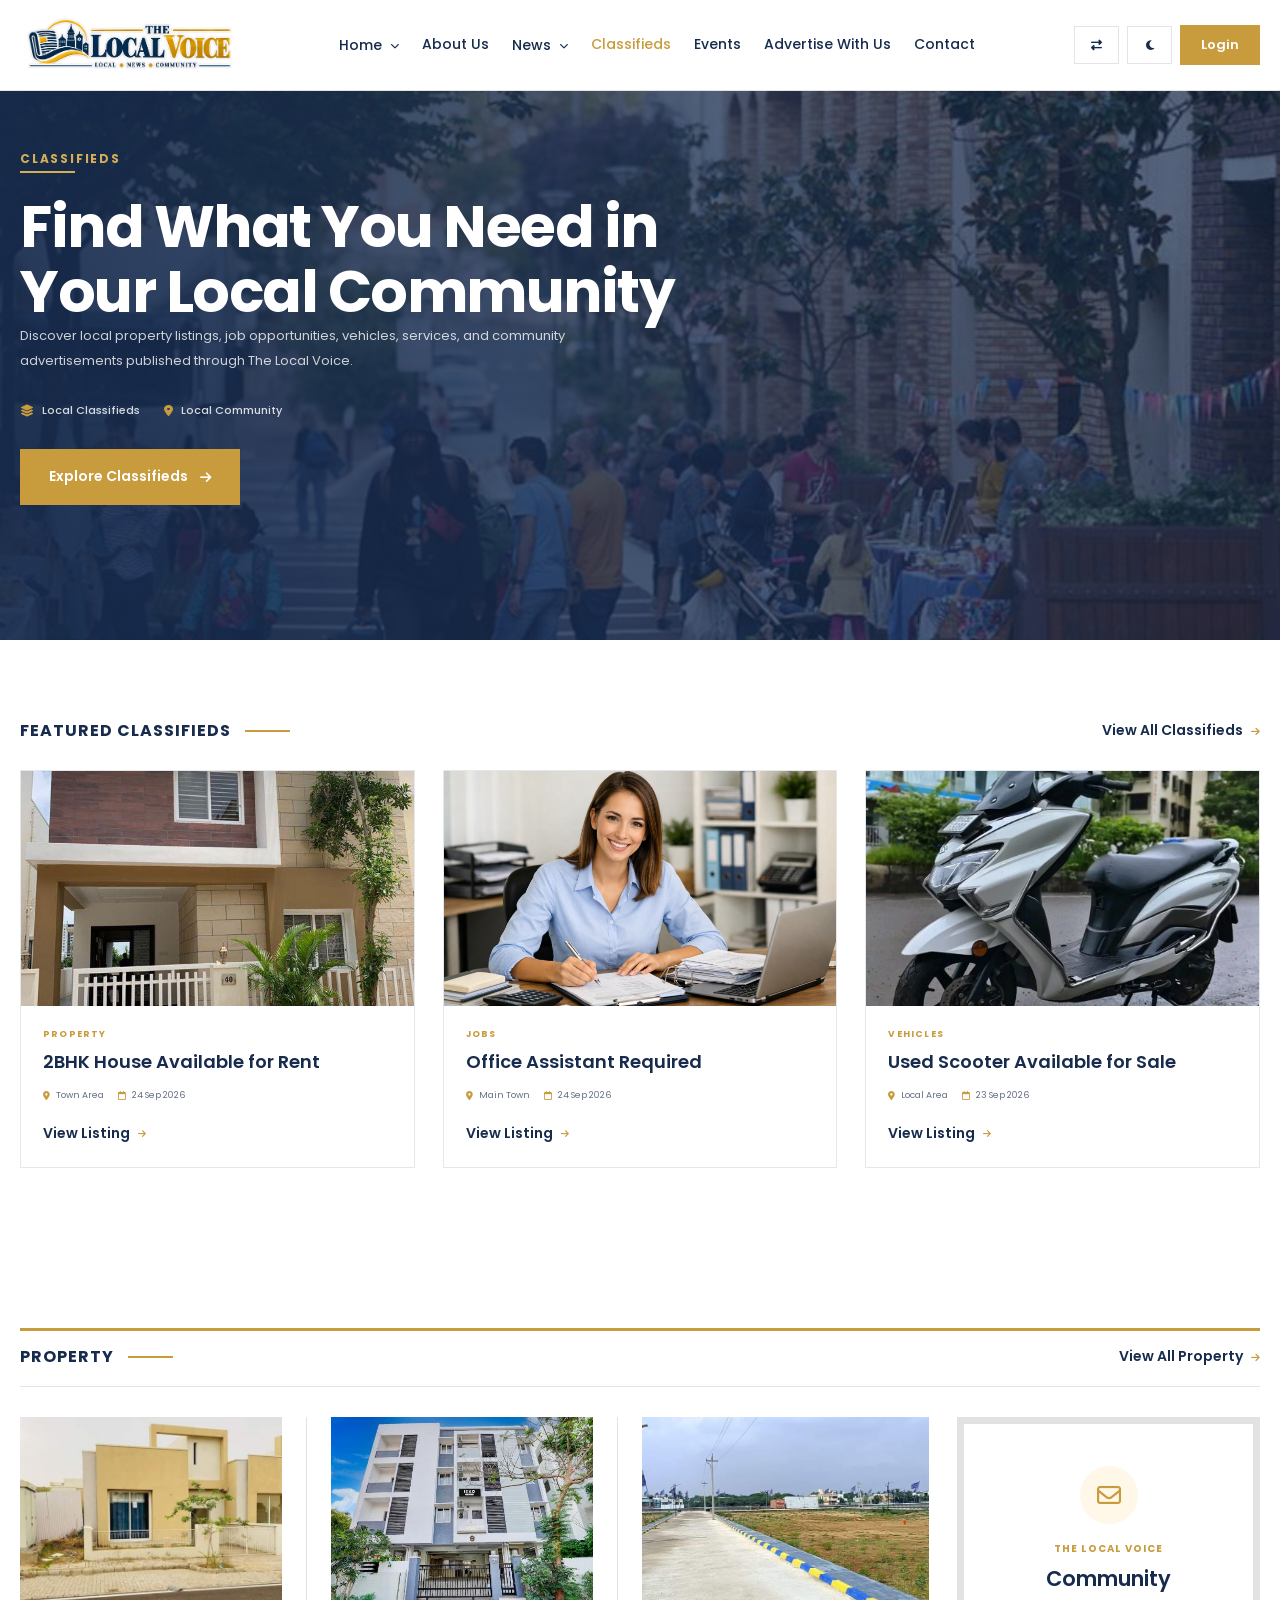
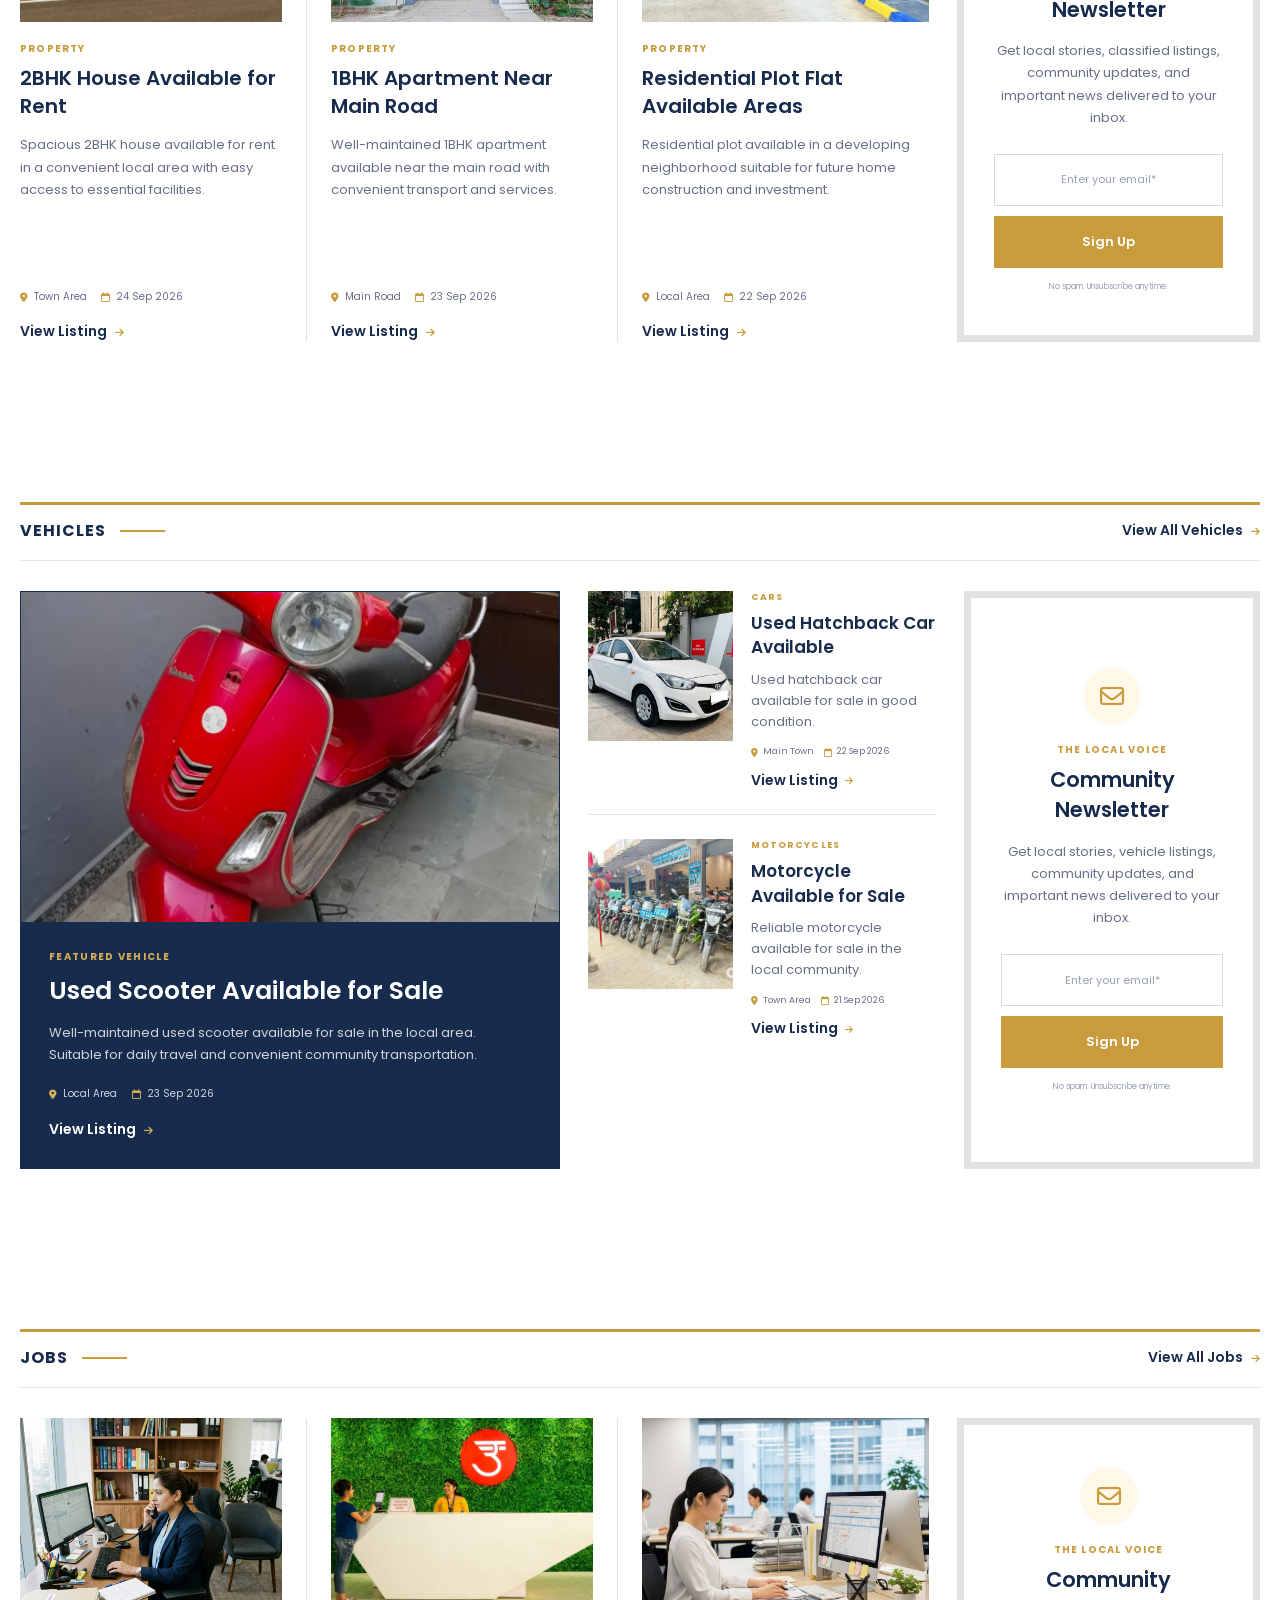
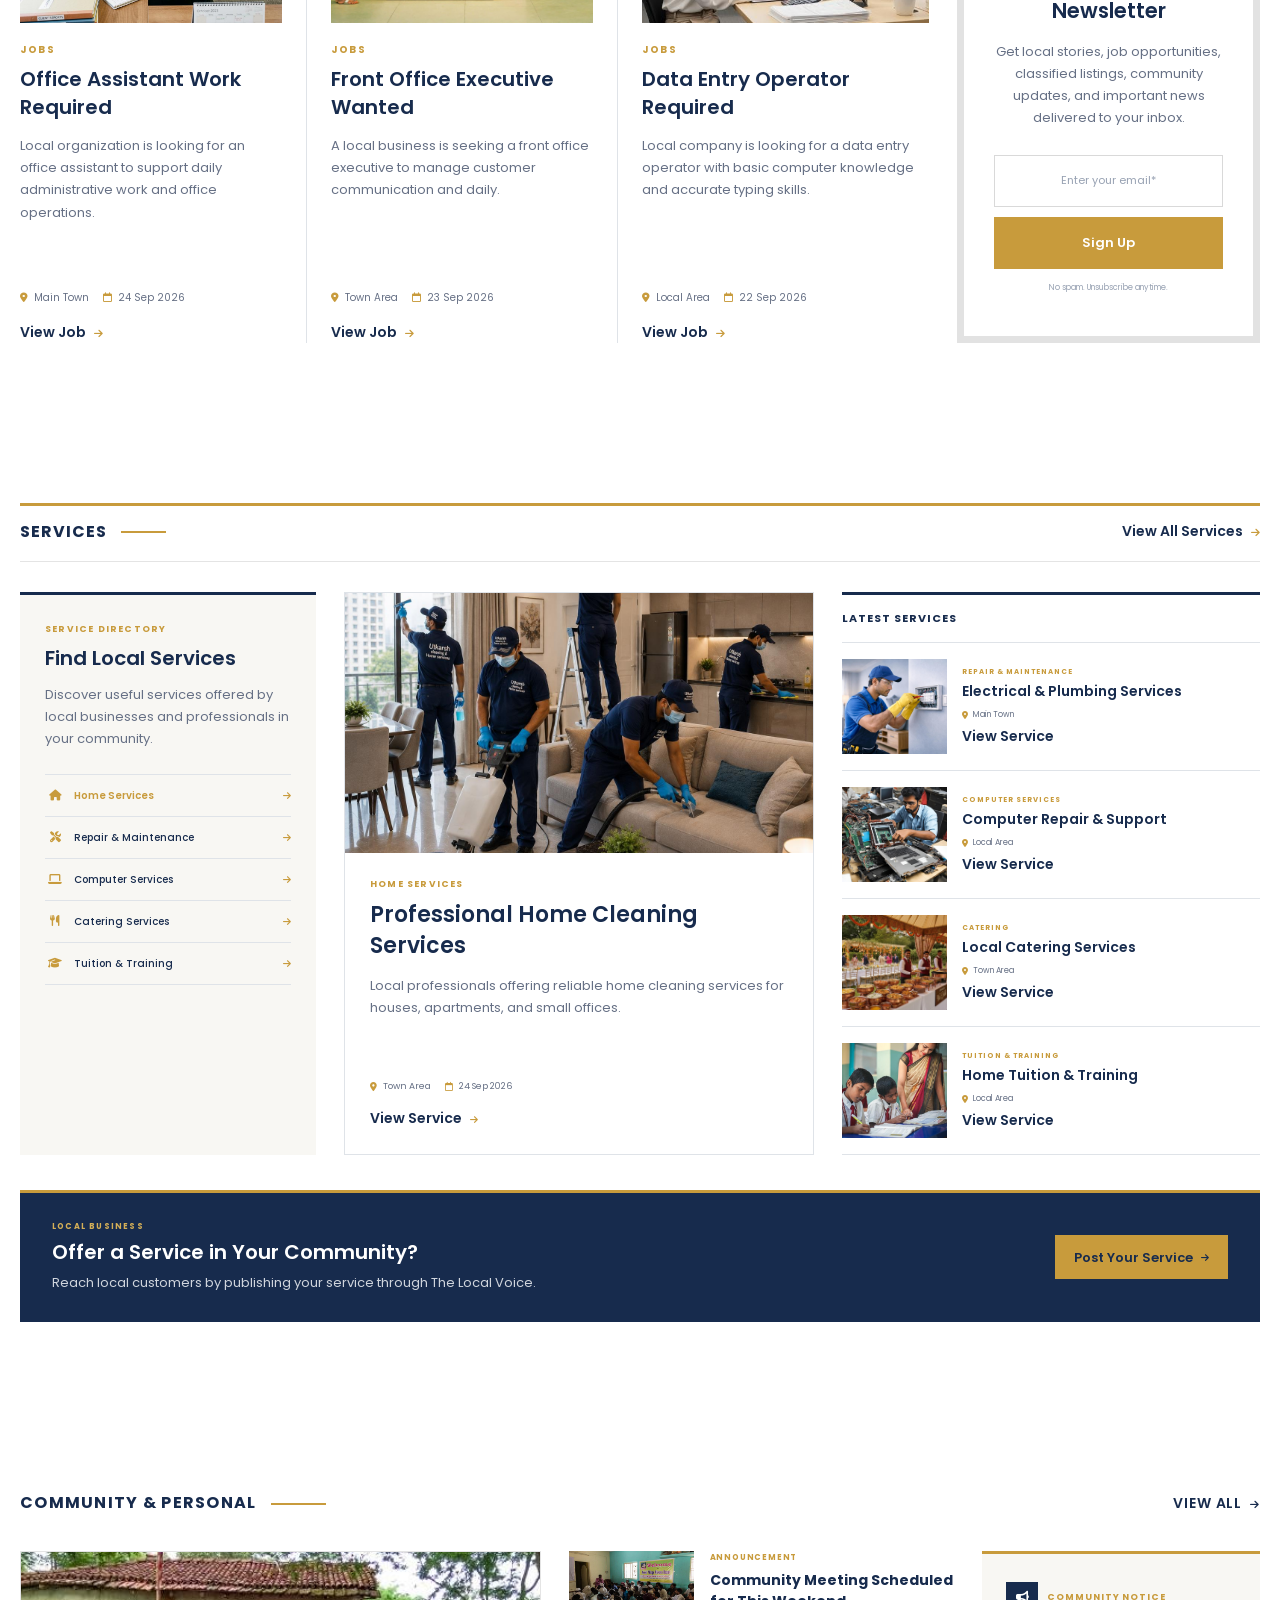
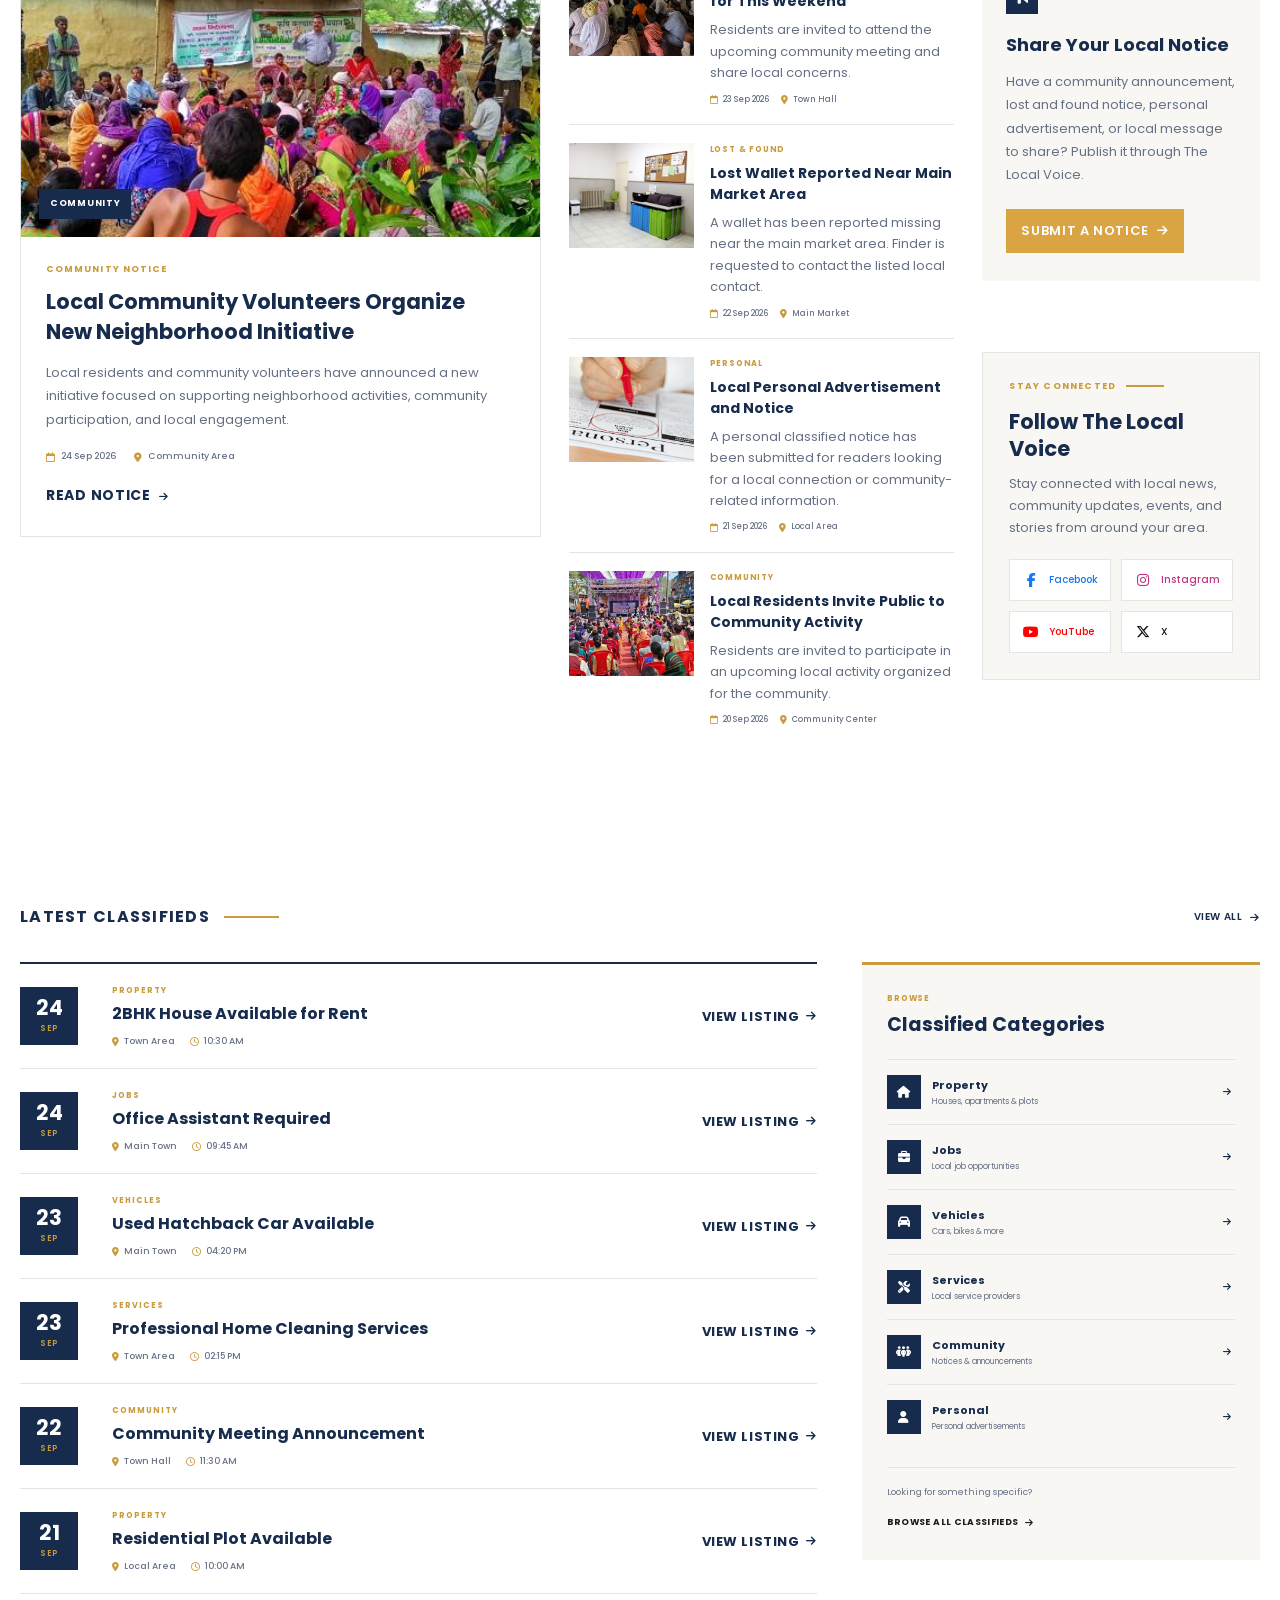
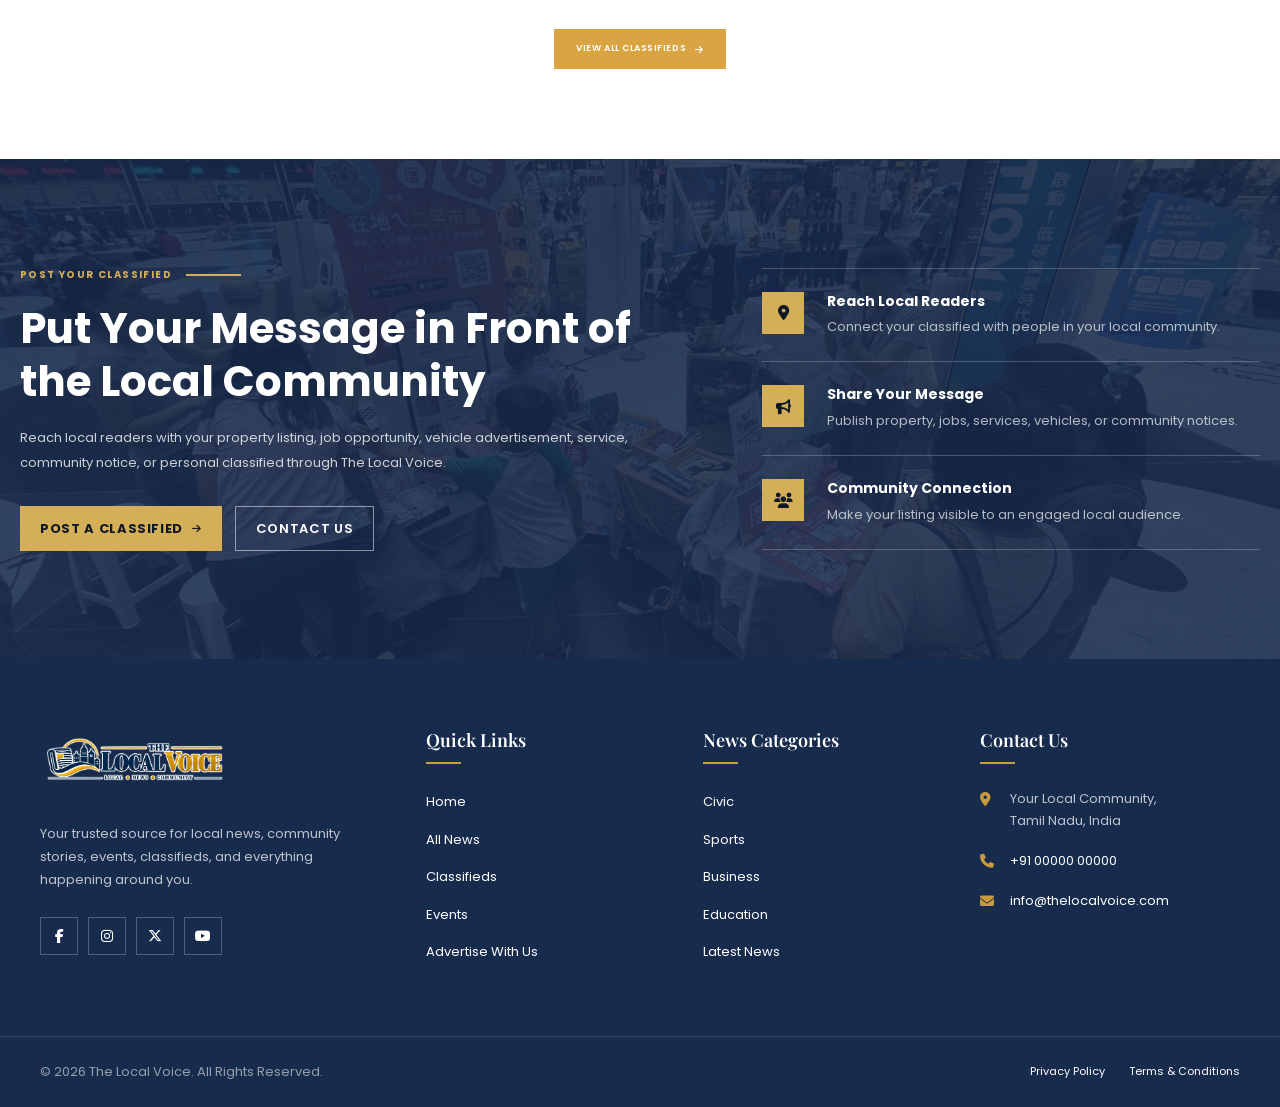
<file: classifieds.html>
<!DOCTYPE html>
<html lang="en" dir="ltr">

<head>

    <!-- =====================================================
         BASIC META
    ====================================================== -->

    <meta charset="UTF-8">

    <meta
        name="viewport"
        content="width=device-width, initial-scale=1.0"
    >

    <meta
        name="description"
        content="The Local Voice - Local Newspaper and Community News Portal"
    >

    <meta
        name="keywords"
        content="local news, community news, newspaper, events, classifieds"
    >

    <meta
        name="author"
        content="The Local Voice"
    >


    <!-- =====================================================
         PAGE TITLE
    ====================================================== -->

    <title>
        The Local Voice | Local News & Community
    </title>
<link
    rel="icon"
    type="image/png"
    href="images/logo.png"
>

    <!-- =====================================================
         GOOGLE FONT
    ====================================================== -->

    <link
        rel="preconnect"
        href="https://fonts.googleapis.com"
    >

    <link
        rel="preconnect"
        href="https://fonts.gstatic.com"
        crossorigin
    >

    <link
        href="https://fonts.googleapis.com/css2?family=Playfair+Display:wght@500;600;700&family=Poppins:wght@400;500;600;700&display=swap"
        rel="stylesheet"
    >


    <!-- =====================================================
         FONT AWESOME
    ====================================================== -->

    <link
        rel="stylesheet"
        href="https://cdnjs.cloudflare.com/ajax/libs/font-awesome/6.5.2/css/all.min.css"
    >


    <!-- =====================================================
         MAIN CSS
    ====================================================== -->

    <link
        rel="stylesheet"
        href="css/style.css"
    >
    <link
        rel="stylesheet"
        href="css/responsive.css"
    >

</head>


<body>


    <!-- =====================================================
         HEADER START
    ====================================================== -->

    <header
        class="site-header"
        id="siteHeader"
    >

        <div class="header-container">


            <!-- =================================================
                 LOGO
            ================================================== -->

            <a
                href="index.html"
                class="site-logo"
                aria-label="The Local Voice Home"
            >

                <!-- Light Mode Logo -->

                <img
                    src="images/logo.png"
                    alt="The Local Voice"
                    class="logo-light"
                >


                <!-- Dark Mode Logo -->

                <img
                    src="images/logo.png"
                    alt="The Local Voice"
                    class="logo-dark"
                >

            </a>


            <!-- =================================================
                 DESKTOP NAVIGATION
            ================================================== -->

            <nav
                class="desktop-navigation"
                id="desktopNavigation"
                aria-label="Main Navigation"
            >


                <!-- =============================================
                     HOME DROPDOWN
                ============================================== -->

                <div class="nav-dropdown">

                    <button
                        type="button"
                        class="nav-dropdown-toggle"
                        aria-expanded="false"
                    >
                        Home

                        <i
                            class="fa-solid fa-chevron-down"
                            aria-hidden="true"
                        ></i>

                    </button>


                    <div class="nav-dropdown-menu">

                        <a href="index.html">
                            Home 1
                        </a>

                        <a href="home2.html">
                            Home 2
                        </a>

                    </div>

                </div>
                <a
                    href="about.html"
                    class="nav-link"
                >
                    About Us
                </a>

                <!-- =============================================
                     NEWS DROPDOWN
                ============================================== -->

                <div class="nav-dropdown">

                    <button
                        type="button"
                        class="nav-dropdown-toggle"
                        aria-expanded="false"
                    >
                        News

                        <i
                            class="fa-solid fa-chevron-down"
                            aria-hidden="true"
                        ></i>

                    </button>


                    <div class="nav-dropdown-menu">

                        

                        <a href="civic.html">
                            Civic
                        </a>

                        <a href="sports.html">
                            Sports
                        </a>

                        <a href="business.html">
                            Business
                        </a>

                        <a href="education.html">
                            Education
                        </a>

                    </div>

                </div>


                <!-- =============================================
                     NORMAL NAVIGATION LINKS
                ============================================== -->

                <a
                    href="classifieds.html"
                    class="nav-link active"
                >
                    Classifieds
                </a>


                <a
                    href="events.html"
                    class="nav-link"
                >
                    Events
                </a>


                <a
                    href="advertise.html"
                    class="nav-link"
                >
                    Advertise With Us
                </a>


                <a
                    href="contact.html"
                    class="nav-link"
                >
                    Contact
                </a>

            </nav>


            <!-- =================================================
                 HEADER ACTIONS
            ================================================== -->

            <div class="header-actions">

    <button
        type="button"
        class="header-action-btn rtl-toggle"
        id="rtlToggle"
        aria-label="Switch text direction"
        title="RTL"
    >
        <i class="fa-solid fa-right-left"></i>
    </button>

    <button
        type="button"
        class="header-action-btn dark-toggle"
        id="darkToggle"
        aria-label="Toggle dark mode"
        title="Dark Mode"
    >
        <i class="fa-solid fa-moon"></i>
    </button>

    <a
        href="login.html"
        class="login-btn"
    >
        Login
    </a>

</div>

            <!-- =================================================
                 HAMBURGER BUTTON
            ================================================== -->

            <button
                type="button"
                class="hamburger-btn"
                id="hamburgerBtn"
                aria-label="Open navigation menu"
                aria-expanded="false"
            >

                <i
                    class="fa-solid fa-bars"
                    aria-hidden="true"
                ></i>

            </button>

        </div>


        <!-- =====================================================
             MOBILE NAVIGATION
        ====================================================== -->

        <div
            class="mobile-navigation"
            id="mobileNavigation"
        >

            <div class="mobile-navigation-inner">


                <!-- =============================================
                     MOBILE HOME DROPDOWN
                ============================================== -->

                <div class="mobile-dropdown">

                    <button
                        type="button"
                        class="mobile-dropdown-toggle"
                        aria-expanded="false"
                    >
                        Home

                        <i
                            class="fa-solid fa-chevron-down"
                            aria-hidden="true"
                        ></i>

                    </button>


                    <div class="mobile-dropdown-menu">

                        <a href="index.html">
                            Home 1
                        </a>

                        <a href="home2.html">
                            Home 2
                        </a>

                    </div>

                </div>
                <a
                    href="about.html"
                    class="mobile-nav-link"
                >
                    About Us
                </a>


                <!-- =============================================
                     MOBILE NEWS DROPDOWN
                ============================================== -->

                <div class="mobile-dropdown">

                    <button
                        type="button"
                        class="mobile-dropdown-toggle"
                        aria-expanded="false"
                    >
                        News

                        <i
                            class="fa-solid fa-chevron-down"
                            aria-hidden="true"
                        ></i>

                    </button>


                    <div class="mobile-dropdown-menu">

                        

                        <a href="civic.html">
                            Civic
                        </a>

                        <a href="sports.html">
                            Sports
                        </a>

                        <a href="business.html">
                            Business
                        </a>

                        <a href="education.html">
                            Education
                        </a>

                    </div>

                </div>


                <!-- =============================================
                     MOBILE NORMAL LINKS
                ============================================== -->

                <a
                    href="classifieds.html"
                    class="mobile-nav-link active"
                >
                    Classifieds
                </a>


                <a
                    href="events.html"
                    class="mobile-nav-link"
                >
                    Events
                </a>


                <a
                    href="advertise.html"
                    class="mobile-nav-link"
                >
                    Advertise With Us
                </a>


                <a
                    href="contact.html"
                    class="mobile-nav-link"
                >
                    Contact
                </a>


                <!-- =============================================
                     MOBILE ACTIONS
                ============================================== -->

                <div class="mobile-actions">

    <button
        type="button"
        class="mobile-action-btn"
        id="mobileRtlToggle"
        aria-label="Switch text direction"
        title="RTL"
    >
        <i class="fa-solid fa-right-left"></i>
    </button>

    <button
        type="button"
        class="mobile-action-btn"
        id="mobileDarkToggle"
        aria-label="Toggle dark mode"
        title="Dark Mode"
    >
        <i class="fa-solid fa-moon"></i>
    </button>

    <a
        href="login.html"
        class="mobile-login-btn"
    >
        Login
    </a>

</div>
            </div>

        </div>

    </header>


    <!-- =====================================================
         HEADER END
    ====================================================== -->


    <!-- =====================================================
         MAIN CONTENT START
         We will add this later.
    ====================================================== -->

    <main>
<!-- =========================================================
     CLASSIFIEDS PAGE — SECTION 1
     CLASSIFIEDS HERO
========================================================= -->

<section class="classifieds-hero" id="classifiedsHero">

    <!-- HERO OVERLAY -->
    <div class="classifieds-hero-overlay"></div>


    <!-- HERO CONTAINER -->
    <div class="classifieds-hero-container">

        <div class="classifieds-hero-content">


            <!-- EYEBROW -->

            <span class="classifieds-hero-eyebrow">
                CLASSIFIEDS
            </span>


            <!-- GOLD LINE -->

            <span class="classifieds-hero-line"></span>


            <!-- TITLE -->

            <h1>
                Find What You Need in Your Local Community
            </h1>


            <!-- DESCRIPTION -->

            <p>
                Discover local property listings, job opportunities,
                vehicles, services, and community advertisements
                published through The Local Voice.
            </p>


            <!-- HERO META -->

            <div class="classifieds-hero-meta">

                <span>

                    <i
                        class="fa-solid fa-layer-group"
                        aria-hidden="true"
                    ></i>

                    Local Classifieds

                </span>


                <span>

                    <i
                        class="fa-solid fa-location-dot"
                        aria-hidden="true"
                    ></i>

                    Local Community

                </span>

            </div>
            <!-- HERO CTA BUTTON -->
<a href="#classifiedsListings" class="classifieds-hero-btn">
    Explore Classifieds
    <i class="fa-solid fa-arrow-right" aria-hidden="true"></i>
</a>


        </div>

    </div>

</section>
<!-- =========================================================
     CLASSIFIEDS SECTION 2 — FEATURED CLASSIFIEDS
========================================================= -->

<section class="classifieds-featured" id="classifiedsFeatured">

    <div class="classifieds-featured-container">


        <!-- =================================================
             SECTION HEADER
        ================================================== -->

        <div class="classifieds-featured-header">

            <div class="classifieds-featured-title-wrap">

                <span class="classifieds-featured-eyebrow">
                    FEATURED CLASSIFIEDS
                </span>

                <span class="classifieds-featured-line"></span>

            </div>


            <a
                href="classifieds.html"
                class="classifieds-featured-view-all"
            >

                <span>
                    View All Classifieds
                </span>

                <i
                    class="fa-solid fa-arrow-right"
                    aria-hidden="true"
                ></i>

            </a>

        </div>


        <!-- =================================================
             FEATURED CARDS
        ================================================== -->

        <div class="classifieds-featured-grid">


            <!-- =================================================
                 CARD 01 — PROPERTY
            ================================================== -->

            <article class="classifieds-featured-card">

                <a
                    href="classifieds.html"
                    class="classifieds-featured-image"
                >

                    <img
                        src="images/classifieds-featured-property.jpg"
                        alt="House available for rent"
                        loading="lazy"
                    >

                </a>


                <div class="classifieds-featured-content">

                    <span class="classifieds-featured-category">
                        PROPERTY
                    </span>


                    <h2 class="classifieds-featured-title">
                        2BHK House Available for Rent
                    </h2>


                    <div class="classifieds-featured-meta">

                        <span>
                            <i
                                class="fa-solid fa-location-dot"
                                aria-hidden="true"
                            ></i>

                            Town Area
                        </span>

                        <span>
                            <i
                                class="fa-regular fa-calendar"
                                aria-hidden="true"
                            ></i>

                            24 Sep 2026
                        </span>

                    </div>


                    <a
                        href="classifieds.html"
                        class="classifieds-featured-read"
                    >

                        <span>
                            View Listing
                        </span>

                        <i
                            class="fa-solid fa-arrow-right"
                            aria-hidden="true"
                        ></i>

                    </a>

                </div>

            </article>



            <!-- =================================================
                 CARD 02 — JOBS
            ================================================== -->

            <article class="classifieds-featured-card">

                <a
                    href="classifieds.html"
                    class="classifieds-featured-image"
                >

                    <img
                        src="images/classifieds-featured-job.jpg"
                        alt="Office assistant job opportunity"
                        loading="lazy"
                    >

                </a>


                <div class="classifieds-featured-content">

                    <span class="classifieds-featured-category">
                        JOBS
                    </span>


                    <h2 class="classifieds-featured-title">
                        Office Assistant Required
                    </h2>


                    <div class="classifieds-featured-meta">

                        <span>
                            <i
                                class="fa-solid fa-location-dot"
                                aria-hidden="true"
                            ></i>

                            Main Town
                        </span>

                        <span>
                            <i
                                class="fa-regular fa-calendar"
                                aria-hidden="true"
                            ></i>

                            24 Sep 2026
                        </span>

                    </div>


                    <a
                        href="classifieds.html"
                        class="classifieds-featured-read"
                    >

                        <span>
                            View Listing
                        </span>

                        <i
                            class="fa-solid fa-arrow-right"
                            aria-hidden="true"
                        ></i>

                    </a>

                </div>

            </article>



            <!-- =================================================
                 CARD 03 — VEHICLES
            ================================================== -->

            <article class="classifieds-featured-card">

                <a
                    href="classifieds.html"
                    class="classifieds-featured-image"
                >

                    <img
                        src="images/classifieds-featured-vehicle.jpg"
                        alt="Used scooter available for sale"
                        loading="lazy"
                    >

                </a>


                <div class="classifieds-featured-content">

                    <span class="classifieds-featured-category">
                        VEHICLES
                    </span>


                    <h2 class="classifieds-featured-title">
                        Used Scooter Available for Sale
                    </h2>


                    <div class="classifieds-featured-meta">

                        <span>
                            <i
                                class="fa-solid fa-location-dot"
                                aria-hidden="true"
                            ></i>

                            Local Area
                        </span>

                        <span>
                            <i
                                class="fa-regular fa-calendar"
                                aria-hidden="true"
                            ></i>

                            23 Sep 2026
                        </span>

                    </div>


                    <a
                        href="classifieds.html"
                        class="classifieds-featured-read"
                    >

                        <span>
                            View Listing
                        </span>

                        <i
                            class="fa-solid fa-arrow-right"
                            aria-hidden="true"
                        ></i>

                    </a>

                </div>

            </article>


        </div>

    </div>

</section>
<!-- =========================================================
     CLASSIFIEDS SECTION 3 — PROPERTY
========================================================= -->

<section class="classifieds-property" id="classifiedsProperty">

    <div class="classifieds-property-container">


        <!-- =================================================
             SECTION HEADER
        ================================================== -->

        <div class="classifieds-property-header">

            <div class="classifieds-property-title-wrap">

                <span class="classifieds-property-eyebrow">
                    PROPERTY
                </span>

                <span class="classifieds-property-line"></span>

            </div>


            <a
                href="classifieds.html"
                class="classifieds-property-view-all"
            >
                <span>View All Property</span>

                <i
                    class="fa-solid fa-arrow-right"
                    aria-hidden="true"
                ></i>
            </a>

        </div>


        <!-- =================================================
             MAIN PROPERTY LAYOUT
        ================================================== -->

        <div class="classifieds-property-layout">


            <!-- =================================================
                 PROPERTY STORIES
            ================================================== -->

            <div class="classifieds-property-stories">


                <!-- =================================================
                     PROPERTY STORY 01
                ================================================== -->

                <article class="classifieds-property-card">

                    <a
                        href="classifieds.html"
                        class="classifieds-property-image"
                    >

                        <img
                            src="images/classifieds-property-1.jpg"
                            alt="2BHK house available for rent"
                            loading="lazy"
                        >

                    </a>


                    <div class="classifieds-property-content">

                        <span class="classifieds-property-category">
                            PROPERTY
                        </span>


                        <h2 class="classifieds-property-title">
                            2BHK House Available for Rent
                        </h2>


                        <p class="classifieds-property-description">
                            Spacious 2BHK house available for rent
                            in a convenient local area with easy
                            access to essential facilities.
                        </p>


                        <div class="classifieds-property-meta">

                            <span>
                                <i
                                    class="fa-solid fa-location-dot"
                                    aria-hidden="true"
                                ></i>

                                Town Area
                            </span>

                            <span>
                                <i
                                    class="fa-regular fa-calendar"
                                    aria-hidden="true"
                                ></i>

                                24 Sep 2026
                            </span>

                        </div>


                        <a
                            href="classifieds.html"
                            class="classifieds-property-read"
                        >

                            <span>
                                View Listing
                            </span>

                            <i
                                class="fa-solid fa-arrow-right"
                                aria-hidden="true"
                            ></i>

                        </a>

                    </div>

                </article>



                <!-- =================================================
                     PROPERTY STORY 02
                ================================================== -->

                <article class="classifieds-property-card">

                    <a
                        href="classifieds.html"
                        class="classifieds-property-image"
                    >

                        <img
                            src="images/classifieds-property-2.jpg"
                            alt="1BHK apartment near main road"
                            loading="lazy"
                        >

                    </a>


                    <div class="classifieds-property-content">

                        <span class="classifieds-property-category">
                            PROPERTY
                        </span>


                        <h2 class="classifieds-property-title">
                            1BHK Apartment Near Main Road
                        </h2>


                        <p class="classifieds-property-description">
                            Well-maintained 1BHK apartment available
                            near the main road with convenient
                            transport and services.
                        </p>


                        <div class="classifieds-property-meta">

                            <span>
                                <i
                                    class="fa-solid fa-location-dot"
                                    aria-hidden="true"
                                ></i>

                                Main Road
                            </span>

                            <span>
                                <i
                                    class="fa-regular fa-calendar"
                                    aria-hidden="true"
                                ></i>

                                23 Sep 2026
                            </span>

                        </div>


                        <a
                            href="classifieds.html"
                            class="classifieds-property-read"
                        >

                            <span>
                                View Listing
                            </span>

                            <i
                                class="fa-solid fa-arrow-right"
                                aria-hidden="true"
                            ></i>

                        </a>

                    </div>

                </article>



                <!-- =================================================
                     PROPERTY STORY 03
                ================================================== -->

                <article class="classifieds-property-card">

                    <a
                        href="classifieds.html"
                        class="classifieds-property-image"
                    >

                        <img
                            src="images/classifieds-property-3.jpg"
                            alt="Residential plot available for sale"
                            loading="lazy"
                        >

                    </a>


                    <div class="classifieds-property-content">

                        <span class="classifieds-property-category">
                            PROPERTY
                        </span>


                        <h2 class="classifieds-property-title">
                            Residential Plot Flat Available Areas
                        </h2>


                        <p class="classifieds-property-description">
                            Residential plot available in a developing
                            neighborhood suitable for future home
                            construction and investment.
                        </p>


                        <div class="classifieds-property-meta">

                            <span>
                                <i
                                    class="fa-solid fa-location-dot"
                                    aria-hidden="true"
                                ></i>

                                Local Area
                            </span>

                            <span>
                                <i
                                    class="fa-regular fa-calendar"
                                    aria-hidden="true"
                                ></i>

                                22 Sep 2026
                            </span>

                        </div>


                        <a
                            href="classifieds.html"
                            class="classifieds-property-read"
                        >

                            <span>
                                View Listing
                            </span>

                            <i
                                class="fa-solid fa-arrow-right"
                                aria-hidden="true"
                            ></i>

                        </a>

                    </div>

                </article>


            </div>



            <!-- =================================================
                 NEWSLETTER SIDEBAR
            ================================================== -->

            <aside class="classifieds-property-newsletter">


                <div class="classifieds-property-newsletter-icon">

                    <i
                        class="fa-regular fa-envelope"
                        aria-hidden="true"
                    ></i>

                </div>


                <span class="classifieds-property-newsletter-label">
                    THE LOCAL VOICE
                </span>


                <h2 class="classifieds-property-newsletter-title">
                    Community Newsletter
                </h2>


                <p class="classifieds-property-newsletter-description">
                    Get local stories, classified listings,
                    community updates, and important news
                    delivered to your inbox.
                </p>


                <form
                    class="classifieds-property-newsletter-form"
                    id="classifiedsPropertyNewsletterForm"
                >

                    <label
                        for="classifiedsPropertyNewsletterEmail"
                        class="sr-only"
                    >
                        Email Address
                    </label>

                    <input
                        type="email"
                        id="classifiedsPropertyNewsletterEmail"
                        name="email"
                        placeholder="Enter your email*"
                        autocomplete="email"
                        required
                    >


                    <button
                        type="submit"
                        class="classifieds-property-newsletter-button"
                    >
                        Sign Up
                    </button>

                </form>


                <span class="classifieds-property-newsletter-note">
                    No spam. Unsubscribe anytime.
                </span>

            </aside>


        </div>

    </div>

</section>
<!-- =========================================================
     CLASSIFIEDS SECTION 5 — VEHICLES
     PART 1 — HTML
     DIFFERENT FEATURED NEWSPAPER LAYOUT
========================================================= -->

<section class="classifieds-vehicles" id="classifiedsVehicles">

    <div class="classifieds-vehicles-container">

        <!-- =================================================
             SECTION HEADER
        ================================================== -->

        <div class="classifieds-vehicles-header">

            <div class="classifieds-vehicles-title-wrap">

                <span class="classifieds-vehicles-eyebrow">
                    VEHICLES
                </span>

                <span class="classifieds-vehicles-line"></span>

            </div>

            <a
                href="classifieds.html"
                class="classifieds-vehicles-view-all"
            >
                <span>View All Vehicles</span>

                <i
                    class="fa-solid fa-arrow-right"
                    aria-hidden="true"
                ></i>
            </a>

        </div>


        <!-- =================================================
             VEHICLES MAIN LAYOUT
        ================================================== -->

        <div class="classifieds-vehicles-layout">


            <!-- =============================================
                 FEATURED VEHICLE
            ============================================== -->

            <article class="classifieds-vehicles-featured">

                <a
                    href="classifieds.html"
                    class="classifieds-vehicles-featured-image"
                >
                    <img
                        src="images/classifieds-vehicles-featured.jpg"
                        alt="Used scooter available for sale"
                        loading="lazy"
                    >
                </a>


                <div class="classifieds-vehicles-featured-content">

                    <span class="classifieds-vehicles-category">
                        FEATURED VEHICLE
                    </span>

                    <h2 class="classifieds-vehicles-featured-title">
                        Used Scooter Available for Sale
                    </h2>

                    <p class="classifieds-vehicles-featured-description">
                        Well-maintained used scooter available for sale
                        in the local area. Suitable for daily travel
                        and convenient community transportation.
                    </p>


                    <div class="classifieds-vehicles-featured-meta">

                        <span>
                            <i
                                class="fa-solid fa-location-dot"
                                aria-hidden="true"
                            ></i>

                            Local Area
                        </span>

                        <span>
                            <i
                                class="fa-regular fa-calendar"
                                aria-hidden="true"
                            ></i>

                            23 Sep 2026
                        </span>

                    </div>


                    <a
                        href="classifieds.html"
                        class="classifieds-vehicles-featured-read"
                    >
                        <span>View Listing</span>

                        <i
                            class="fa-solid fa-arrow-right"
                            aria-hidden="true"
                        ></i>
                    </a>

                </div>

            </article>


            <!-- =============================================
                 SMALL VEHICLE STORIES
            ============================================== -->

            <div class="classifieds-vehicles-list">


                <!-- =========================================
                     VEHICLE STORY 2
                ========================================== -->

                <article class="classifieds-vehicles-card">

                    <a
                        href="classifieds.html"
                        class="classifieds-vehicles-card-image"
                    >
                        <img
                            src="images/classifieds-vehicles-2.jpg"
                            alt="Used hatchback car available"
                            loading="lazy"
                        >
                    </a>


                    <div class="classifieds-vehicles-card-content">

                        <span class="classifieds-vehicles-card-category">
                            CARS
                        </span>

                        <h3 class="classifieds-vehicles-card-title">
                            Used Hatchback Car Available
                        </h3>

                        <p class="classifieds-vehicles-card-description">
                            Used hatchback car available for sale
                            in good condition.
                        </p>


                        <div class="classifieds-vehicles-card-meta">

                            <span>
                                <i
                                    class="fa-solid fa-location-dot"
                                    aria-hidden="true"
                                ></i>

                                Main Town
                            </span>

                            <span>
                                <i
                                    class="fa-regular fa-calendar"
                                    aria-hidden="true"
                                ></i>

                                22 Sep 2026
                            </span>

                        </div>


                        <a
                            href="classifieds.html"
                            class="classifieds-vehicles-card-read"
                        >
                            <span>View Listing</span>

                            <i
                                class="fa-solid fa-arrow-right"
                                aria-hidden="true"
                            ></i>
                        </a>

                    </div>

                </article>


                <!-- =========================================
                     VEHICLE STORY 3
                ========================================== -->

                <article class="classifieds-vehicles-card">

                    <a
                        href="classifieds.html"
                        class="classifieds-vehicles-card-image"
                    >
                        <img
                            src="images/classifieds-vehicles-3.jpg"
                            alt="Motorcycle available for sale"
                            loading="lazy"
                        >
                    </a>


                    <div class="classifieds-vehicles-card-content">

                        <span class="classifieds-vehicles-card-category">
                            MOTORCYCLES
                        </span>

                        <h3 class="classifieds-vehicles-card-title">
                            Motorcycle Available for Sale
                        </h3>

                        <p class="classifieds-vehicles-card-description">
                            Reliable motorcycle available for sale
                            in the local community.
                        </p>


                        <div class="classifieds-vehicles-card-meta">

                            <span>
                                <i
                                    class="fa-solid fa-location-dot"
                                    aria-hidden="true"
                                ></i>

                                Town Area
                            </span>

                            <span>
                                <i
                                    class="fa-regular fa-calendar"
                                    aria-hidden="true"
                                ></i>

                                21 Sep 2026
                            </span>

                        </div>


                        <a
                            href="classifieds.html"
                            class="classifieds-vehicles-card-read"
                        >
                            <span>View Listing</span>

                            <i
                                class="fa-solid fa-arrow-right"
                                aria-hidden="true"
                            ></i>
                        </a>

                    </div>

                </article>


            </div>


            <!-- =============================================
                 NEWSLETTER
            ============================================== -->

            <aside class="classifieds-vehicles-newsletter">

                <div class="classifieds-vehicles-newsletter-content">

                    <div class="classifieds-vehicles-newsletter-icon">

                        <i
                            class="fa-regular fa-envelope"
                            aria-hidden="true"
                        ></i>

                    </div>


                    <span class="classifieds-vehicles-newsletter-label">
                        THE LOCAL VOICE
                    </span>


                    <h2 class="classifieds-vehicles-newsletter-title">
                        Community Newsletter
                    </h2>


                    <p class="classifieds-vehicles-newsletter-description">
                        Get local stories, vehicle listings,
                        community updates, and important news
                        delivered to your inbox.
                    </p>


                    <form
                        class="classifieds-vehicles-newsletter-form"
                        id="classifiedsVehiclesNewsletterForm"
                    >

                        <label
                            for="classifiedsVehiclesNewsletterEmail"
                            class="sr-only"
                        >
                            Email Address
                        </label>

                        <input
                            type="email"
                            id="classifiedsVehiclesNewsletterEmail"
                            name="email"
                            placeholder="Enter your email*"
                            autocomplete="email"
                            required
                        >

                        <button
                            type="submit"
                            class="classifieds-vehicles-newsletter-button"
                        >
                            Sign Up
                        </button>

                    </form>


                    <span class="classifieds-vehicles-newsletter-note">
                        No spam. Unsubscribe anytime.
                    </span>

                </div>

            </aside>


        </div>

    </div>

</section>
<!-- =========================================================
     CLASSIFIEDS SECTION 4 — JOBS
     PART 1 — HTML
========================================================= -->

<section class="classifieds-jobs" id="classifiedsJobs">

    <div class="classifieds-jobs-container">

        <!-- =================================================
             SECTION HEADER
        ================================================== -->

        <div class="classifieds-jobs-header">

            <div class="classifieds-jobs-title-wrap">

                <span class="classifieds-jobs-eyebrow">
                    JOBS
                </span>

                <span class="classifieds-jobs-line"></span>

            </div>

            <a
                href="classifieds.html"
                class="classifieds-jobs-view-all"
            >
                <span>View All Jobs</span>

                <i
                    class="fa-solid fa-arrow-right"
                    aria-hidden="true"
                ></i>
            </a>

        </div>


        <!-- =================================================
             MAIN JOBS LAYOUT
        ================================================== -->

        <div class="classifieds-jobs-layout">


            <!-- =============================================
                 JOB STORIES
            ============================================== -->

            <div class="classifieds-jobs-stories">


                <!-- =========================================
                     JOB CARD 1
                ========================================== -->

                <article class="classifieds-jobs-card">

                    <a
                        href="classifieds.html"
                        class="classifieds-jobs-image"
                    >
                        <img
                            src="images/classifieds-jobs-1.jpg"
                            alt="Office assistant job opportunity"
                            loading="lazy"
                        >
                    </a>


                    <div class="classifieds-jobs-content">

                        <span class="classifieds-jobs-category">
                            JOBS
                        </span>

                        <h2 class="classifieds-jobs-title">
                            Office Assistant Work Required
                        </h2>

                        <p class="classifieds-jobs-description">
                            Local organization is looking for an
                            office assistant to support daily
                            administrative work and office
                            operations.
                        </p>


                        <div class="classifieds-jobs-meta">

                            <span>
                                <i
                                    class="fa-solid fa-location-dot"
                                    aria-hidden="true"
                                ></i>

                                Main Town
                            </span>

                            <span>
                                <i
                                    class="fa-regular fa-calendar"
                                    aria-hidden="true"
                                ></i>

                                24 Sep 2026
                            </span>

                        </div>


                        <a
                            href="classifieds.html"
                            class="classifieds-jobs-read"
                        >
                            <span>View Job</span>

                            <i
                                class="fa-solid fa-arrow-right"
                                aria-hidden="true"
                            ></i>
                        </a>

                    </div>

                </article>


                <!-- =========================================
                     JOB CARD 2
                ========================================== -->

                <article class="classifieds-jobs-card">

                    <a
                        href="classifieds.html"
                        class="classifieds-jobs-image"
                    >
                        <img
                            src="images/classifieds-jobs-2.jpg"
                            alt="Front office executive job opportunity"
                            loading="lazy"
                        >
                    </a>


                    <div class="classifieds-jobs-content">

                        <span class="classifieds-jobs-category">
                            JOBS
                        </span>

                        <h2 class="classifieds-jobs-title">
                            Front Office Executive Wanted
                        </h2>

                        <p class="classifieds-jobs-description">
                            A local business is seeking a
                            front office executive to manage
                            customer communication and daily.
                        </p>


                        <div class="classifieds-jobs-meta">

                            <span>
                                <i
                                    class="fa-solid fa-location-dot"
                                    aria-hidden="true"
                                ></i>

                                Town Area
                            </span>

                            <span>
                                <i
                                    class="fa-regular fa-calendar"
                                    aria-hidden="true"
                                ></i>

                                23 Sep 2026
                            </span>

                        </div>


                        <a
                            href="classifieds.html"
                            class="classifieds-jobs-read"
                        >
                            <span>View Job</span>

                            <i
                                class="fa-solid fa-arrow-right"
                                aria-hidden="true"
                            ></i>
                        </a>

                    </div>

                </article>


                <!-- =========================================
                     JOB CARD 3
                ========================================== -->

                <article class="classifieds-jobs-card">

                    <a
                        href="classifieds.html"
                        class="classifieds-jobs-image"
                    >
                        <img
                            src="images/classifieds-jobs-3.jpg"
                            alt="Data entry operator job opportunity"
                            loading="lazy"
                        >
                    </a>


                    <div class="classifieds-jobs-content">

                        <span class="classifieds-jobs-category">
                            JOBS
                        </span>

                        <h2 class="classifieds-jobs-title">
                            Data Entry Operator Required
                        </h2>

                        <p class="classifieds-jobs-description">
                            Local company is looking for a
                            data entry operator with basic
                            computer knowledge and accurate
                            typing skills.
                        </p>


                        <div class="classifieds-jobs-meta">

                            <span>
                                <i
                                    class="fa-solid fa-location-dot"
                                    aria-hidden="true"
                                ></i>

                                Local Area
                            </span>

                            <span>
                                <i
                                    class="fa-regular fa-calendar"
                                    aria-hidden="true"
                                ></i>

                                22 Sep 2026
                            </span>

                        </div>


                        <a
                            href="classifieds.html"
                            class="classifieds-jobs-read"
                        >
                            <span>View Job</span>

                            <i
                                class="fa-solid fa-arrow-right"
                                aria-hidden="true"
                            ></i>
                        </a>

                    </div>

                </article>


            </div>


            <!-- =============================================
                 NEWSLETTER SIDEBAR
            ============================================== -->

            <aside class="classifieds-jobs-newsletter">

                <!-- NEWSLETTER ICON -->

                <div class="classifieds-jobs-newsletter-icon">

                    <i
                        class="fa-regular fa-envelope"
                        aria-hidden="true"
                    ></i>

                </div>


                <!-- NEWSLETTER LABEL -->

                <span class="classifieds-jobs-newsletter-label">
                    THE LOCAL VOICE
                </span>


                <!-- NEWSLETTER TITLE -->

                <h2 class="classifieds-jobs-newsletter-title">
                    Community Newsletter
                </h2>


                <!-- NEWSLETTER DESCRIPTION -->

                <p class="classifieds-jobs-newsletter-description">
                    Get local stories, job opportunities,
                    classified listings, community updates,
                    and important news delivered to your inbox.
                </p>


                <!-- NEWSLETTER FORM -->

                <form
                    class="classifieds-jobs-newsletter-form"
                    id="classifiedsJobsNewsletterForm"
                >

                    <label
                        for="classifiedsJobsNewsletterEmail"
                        class="sr-only"
                    >
                        Email Address
                    </label>

                    <input
                        type="email"
                        id="classifiedsJobsNewsletterEmail"
                        name="email"
                        placeholder="Enter your email*"
                        autocomplete="email"
                        required
                    >

                    <button
                        type="submit"
                        class="classifieds-jobs-newsletter-button"
                    >
                        Sign Up
                    </button>

                </form>


                <!-- NEWSLETTER NOTE -->

                <span class="classifieds-jobs-newsletter-note">
                    No spam. Unsubscribe anytime.
                </span>

            </aside>


        </div>

    </div>

</section>
<!-- =========================================================
     CLASSIFIEDS SECTION 6 — SERVICES
     PART 1 — HTML
========================================================= -->

<section class="classifieds-services" id="classifiedsServices">

    <div class="classifieds-services-container">

        <!-- =================================================
             SECTION HEADER
        ================================================== -->

        <div class="classifieds-services-header">

            <div class="classifieds-services-title-wrap">

                <span class="classifieds-services-eyebrow">
                    SERVICES
                </span>

                <span class="classifieds-services-line"></span>

            </div>

            <a
                href="classifieds.html"
                class="classifieds-services-view-all"
            >
                <span>View All Services</span>

                <i
                    class="fa-solid fa-arrow-right"
                    aria-hidden="true"
                ></i>
            </a>

        </div>


        <!-- =================================================
             SERVICES MAIN LAYOUT
        ================================================== -->

        <div class="classifieds-services-layout">


            <!-- =============================================
                 SERVICE CATEGORIES
            ============================================== -->

            <aside class="classifieds-services-categories">

                <span class="classifieds-services-categories-label">
                    SERVICE DIRECTORY
                </span>

                <h2 class="classifieds-services-categories-title">
                    Find Local Services
                </h2>

                <p class="classifieds-services-categories-description">
                    Discover useful services offered by
                    local businesses and professionals
                    in your community.
                </p>


                <nav
                    class="classifieds-services-category-list"
                    aria-label="Service categories"
                >

                    <a
                        href="classifieds.html"
                        class="classifieds-services-category active"
                    >
                        <span>
                            <i
                                class="fa-solid fa-house"
                                aria-hidden="true"
                            ></i>

                            Home Services
                        </span>

                        <i
                            class="fa-solid fa-arrow-right"
                            aria-hidden="true"
                        ></i>
                    </a>


                    <a
                        href="classifieds.html"
                        class="classifieds-services-category"
                    >
                        <span>
                            <i
                                class="fa-solid fa-screwdriver-wrench"
                                aria-hidden="true"
                            ></i>

                            Repair & Maintenance
                        </span>

                        <i
                            class="fa-solid fa-arrow-right"
                            aria-hidden="true"
                        ></i>
                    </a>


                    <a
                        href="classifieds.html"
                        class="classifieds-services-category"
                    >
                        <span>
                            <i
                                class="fa-solid fa-laptop"
                                aria-hidden="true"
                            ></i>

                            Computer Services
                        </span>

                        <i
                            class="fa-solid fa-arrow-right"
                            aria-hidden="true"
                        ></i>
                    </a>


                    <a
                        href="classifieds.html"
                        class="classifieds-services-category"
                    >
                        <span>
                            <i
                                class="fa-solid fa-utensils"
                                aria-hidden="true"
                            ></i>

                            Catering Services
                        </span>

                        <i
                            class="fa-solid fa-arrow-right"
                            aria-hidden="true"
                        ></i>
                    </a>


                    <a
                        href="classifieds.html"
                        class="classifieds-services-category"
                    >
                        <span>
                            <i
                                class="fa-solid fa-graduation-cap"
                                aria-hidden="true"
                            ></i>

                            Tuition & Training
                        </span>

                        <i
                            class="fa-solid fa-arrow-right"
                            aria-hidden="true"
                        ></i>
                    </a>

                </nav>

            </aside>


            <!-- =============================================
                 FEATURED SERVICE
            ============================================== -->

            <article class="classifieds-services-featured">

                <a
                    href="classifieds.html"
                    class="classifieds-services-featured-image"
                >
                    <img
                        src="images/classifieds-services-featured.jpg"
                        alt="Home cleaning service"
                        loading="lazy"
                    >
                </a>


                <div class="classifieds-services-featured-content">

                    <span class="classifieds-services-featured-category">
                        HOME SERVICES
                    </span>

                    <h2 class="classifieds-services-featured-title">
                        Professional Home Cleaning Services
                    </h2>

                    <p class="classifieds-services-featured-description">
                        Local professionals offering reliable
                        home cleaning services for houses,
                        apartments, and small offices.
                    </p>


                    <div class="classifieds-services-featured-meta">

                        <span>
                            <i
                                class="fa-solid fa-location-dot"
                                aria-hidden="true"
                            ></i>

                            Town Area
                        </span>

                        <span>
                            <i
                                class="fa-regular fa-calendar"
                                aria-hidden="true"
                            ></i>

                            24 Sep 2026
                        </span>

                    </div>


                    <a
                        href="classifieds.html"
                        class="classifieds-services-featured-read"
                    >
                        <span>View Service</span>

                        <i
                            class="fa-solid fa-arrow-right"
                            aria-hidden="true"
                        ></i>
                    </a>

                </div>

            </article>


            <!-- =============================================
                 LATEST SERVICES
            ============================================== -->

            <div class="classifieds-services-latest">

                <div class="classifieds-services-latest-header">

                    <span>
                        LATEST SERVICES
                    </span>

                </div>


                <!-- SERVICE ITEM 1 -->

                <article class="classifieds-services-item">

                    <a
                        href="classifieds.html"
                        class="classifieds-services-item-image"
                    >
                        <img
                            src="images/classifieds-services-1.jpg"
                            alt="Electrical and plumbing service"
                            loading="lazy"
                        >
                    </a>


                    <div class="classifieds-services-item-content">

                        <span class="classifieds-services-item-category">
                            REPAIR & MAINTENANCE
                        </span>

                        <h3 class="classifieds-services-item-title">
                            Electrical & Plumbing Services
                        </h3>

                        <div class="classifieds-services-item-meta">

                            <span>
                                <i
                                    class="fa-solid fa-location-dot"
                                    aria-hidden="true"
                                ></i>

                                Main Town
                            </span>

                        </div>

                        <a
                            href="classifieds.html"
                            class="classifieds-services-item-read"
                        >
                            View Service
                        </a>

                    </div>

                </article>


                <!-- SERVICE ITEM 2 -->

                <article class="classifieds-services-item">

                    <a
                        href="classifieds.html"
                        class="classifieds-services-item-image"
                    >
                        <img
                            src="images/classifieds-services-2.jpg"
                            alt="Computer repair service"
                            loading="lazy"
                        >
                    </a>


                    <div class="classifieds-services-item-content">

                        <span class="classifieds-services-item-category">
                            COMPUTER SERVICES
                        </span>

                        <h3 class="classifieds-services-item-title">
                            Computer Repair & Support
                        </h3>

                        <div class="classifieds-services-item-meta">

                            <span>
                                <i
                                    class="fa-solid fa-location-dot"
                                    aria-hidden="true"
                                ></i>

                                Local Area
                            </span>

                        </div>

                        <a
                            href="classifieds.html"
                            class="classifieds-services-item-read"
                        >
                            View Service
                        </a>

                    </div>

                </article>


                <!-- SERVICE ITEM 3 -->

                <article class="classifieds-services-item">

                    <a
                        href="classifieds.html"
                        class="classifieds-services-item-image"
                    >
                        <img
                            src="images/classifieds-services-3.jpg"
                            alt="Local catering service"
                            loading="lazy"
                        >
                    </a>


                    <div class="classifieds-services-item-content">

                        <span class="classifieds-services-item-category">
                            CATERING
                        </span>

                        <h3 class="classifieds-services-item-title">
                            Local Catering Services
                        </h3>

                        <div class="classifieds-services-item-meta">

                            <span>
                                <i
                                    class="fa-solid fa-location-dot"
                                    aria-hidden="true"
                                ></i>

                                Town Area
                            </span>

                        </div>

                        <a
                            href="classifieds.html"
                            class="classifieds-services-item-read"
                        >
                            View Service
                        </a>

                    </div>

                </article>


                <!-- SERVICE ITEM 4 -->

                <article class="classifieds-services-item">

                    <a
                        href="classifieds.html"
                        class="classifieds-services-item-image"
                    >
                        <img
                            src="images/classifieds-services-4.jpg"
                            alt="Tuition and training service"
                            loading="lazy"
                        >
                    </a>


                    <div class="classifieds-services-item-content">

                        <span class="classifieds-services-item-category">
                            TUITION & TRAINING
                        </span>

                        <h3 class="classifieds-services-item-title">
                            Home Tuition & Training
                        </h3>

                        <div class="classifieds-services-item-meta">

                            <span>
                                <i
                                    class="fa-solid fa-location-dot"
                                    aria-hidden="true"
                                ></i>

                                Local Area
                            </span>

                        </div>

                        <a
                            href="classifieds.html"
                            class="classifieds-services-item-read"
                        >
                            View Service
                        </a>

                    </div>

                </article>

            </div>


        </div>


        <!-- =================================================
             SERVICE CTA
        ================================================== -->

        <div class="classifieds-services-cta">

            <div class="classifieds-services-cta-content">

                <span class="classifieds-services-cta-label">
                    LOCAL BUSINESS
                </span>

                <h2 class="classifieds-services-cta-title">
                    Offer a Service in Your Community?
                </h2>

                <p class="classifieds-services-cta-description">
                    Reach local customers by publishing
                    your service through The Local Voice.
                </p>

            </div>


            <a
                href="classifieds.html"
                class="classifieds-services-cta-button"
            >
                <span>Post Your Service</span>

                <i
                    class="fa-solid fa-arrow-right"
                    aria-hidden="true"
                ></i>
            </a>

        </div>

    </div>

</section>
<!-- =========================================================
     CLASSIFIEDS SECTION 7 — COMMUNITY & PERSONAL
========================================================= -->

<section class="classifieds-community" id="classifiedsCommunity">

    <div class="classifieds-community-container">

        <!-- =================================================
             SECTION HEADER
        ================================================== -->

        <div class="classifieds-community-header">

            <div class="classifieds-community-title-wrap">

                <span class="classifieds-community-eyebrow">
                    COMMUNITY & PERSONAL
                </span>

                <span class="classifieds-community-line"></span>

            </div>

            <a href="classifieds.html" class="classifieds-community-view-all">
                <span>View All</span>
                <i class="fa-solid fa-arrow-right"></i>
            </a>

        </div>


        <!-- =================================================
             MAIN COMMUNITY & PERSONAL LAYOUT
        ================================================== -->

        <div class="classifieds-community-layout">


            <!-- =================================================
                 FEATURED COMMUNITY NOTICE
            ================================================== -->

            <article class="classifieds-community-featured">

                <div class="classifieds-community-featured-image">

                    <img
                        src="images/classifieds-community-featured.jpg"
                        alt="Community announcement"
                    >

                    <span class="classifieds-community-featured-badge">
                        COMMUNITY
                    </span>

                </div>


                <div class="classifieds-community-featured-content">

                    <span class="classifieds-community-featured-category">
                        COMMUNITY NOTICE
                    </span>

                    <h2>
                        Local Community Volunteers Organize New Neighborhood Initiative
                    </h2>

                    <p>
                        Local residents and community volunteers have announced
                        a new initiative focused on supporting neighborhood
                        activities, community participation, and local engagement.
                    </p>

                    <div class="classifieds-community-featured-meta">

                        <span>
                            <i class="fa-regular fa-calendar"></i>
                            24 Sep 2026
                        </span>

                        <span>
                            <i class="fa-solid fa-location-dot"></i>
                            Community Area
                        </span>

                    </div>

                    <a href="#" class="classifieds-community-featured-link">
                        Read Notice
                        <i class="fa-solid fa-arrow-right"></i>
                    </a>

                </div>

            </article>


            <!-- =================================================
                 COMMUNITY LISTINGS
            ================================================== -->

            <div class="classifieds-community-list">


                <!-- =================================================
                     LISTING 1 — ANNOUNCEMENT
                ================================================== -->

                <article class="classifieds-community-item">

                    <div class="classifieds-community-item-image">

                        <img
                            src="images/classifieds-community-1.jpg"
                            alt="Community announcement"
                        >

                    </div>

                    <div class="classifieds-community-item-content">

                        <span class="classifieds-community-item-category">
                            ANNOUNCEMENT
                        </span>

                        <h3>
                            Community Meeting Scheduled for This Weekend
                        </h3>

                        <p>
                            Residents are invited to attend the upcoming
                            community meeting and share local concerns.
                        </p>

                        <div class="classifieds-community-item-meta">

                            <span>
                                <i class="fa-regular fa-calendar"></i>
                                23 Sep 2026
                            </span>

                            <span>
                                <i class="fa-solid fa-location-dot"></i>
                                Town Hall
                            </span>

                        </div>

                    </div>

                </article>


                <!-- =================================================
                     LISTING 2 — LOST & FOUND
                ================================================== -->

                <article class="classifieds-community-item">

                    <div class="classifieds-community-item-image">

                        <img
                            src="images/classifieds-community-2.jpg"
                            alt="Lost and found notice"
                        >

                    </div>

                    <div class="classifieds-community-item-content">

                        <span class="classifieds-community-item-category">
                            LOST & FOUND
                        </span>

                        <h3>
                            Lost Wallet Reported Near Main Market Area
                        </h3>

                        <p>
                            A wallet has been reported missing near the
                            main market area. Finder is requested to contact
                            the listed local contact.
                        </p>

                        <div class="classifieds-community-item-meta">

                            <span>
                                <i class="fa-regular fa-calendar"></i>
                                22 Sep 2026
                            </span>

                            <span>
                                <i class="fa-solid fa-location-dot"></i>
                                Main Market
                            </span>

                        </div>

                    </div>

                </article>


                <!-- =================================================
                     LISTING 3 — PERSONAL
                ================================================== -->

                <article class="classifieds-community-item">

                    <div class="classifieds-community-item-image">

                        <img
                            src="images/classifieds-community-3.jpg"
                            alt="Personal classified listing"
                        >

                    </div>

                    <div class="classifieds-community-item-content">

                        <span class="classifieds-community-item-category">
                            PERSONAL
                        </span>

                        <h3>
                            Local Personal Advertisement and Notice
                        </h3>

                        <p>
                            A personal classified notice has been submitted
                            for readers looking for a local connection
                            or community-related information.
                        </p>

                        <div class="classifieds-community-item-meta">

                            <span>
                                <i class="fa-regular fa-calendar"></i>
                                21 Sep 2026
                            </span>

                            <span>
                                <i class="fa-solid fa-location-dot"></i>
                                Local Area
                            </span>

                        </div>

                    </div>

                </article>


                <!-- =================================================
                     LISTING 4 — COMMUNITY EVENT
                ================================================== -->

                <article class="classifieds-community-item">

                    <div class="classifieds-community-item-image">

                        <img
                            src="images/classifieds-community-4.jpg"
                            alt="Community event notice"
                        >

                    </div>

                    <div class="classifieds-community-item-content">

                        <span class="classifieds-community-item-category">
                            COMMUNITY
                        </span>

                        <h3>
                            Local Residents Invite Public to Community Activity
                        </h3>

                        <p>
                            Residents are invited to participate in an upcoming
                            local activity organized for the community.
                        </p>

                        <div class="classifieds-community-item-meta">

                            <span>
                                <i class="fa-regular fa-calendar"></i>
                                20 Sep 2026
                            </span>

                            <span>
                                <i class="fa-solid fa-location-dot"></i>
                                Community Center
                            </span>

                        </div>

                    </div>

                </article>

            </div>


            <!-- =================================================
                 COMMUNITY NOTICE BOX
            ================================================== -->

            <aside class="classifieds-community-notice">

                <div class="classifieds-community-notice-top">

                    <i class="fa-solid fa-bullhorn"></i>

                    <span>
                        COMMUNITY NOTICE
                    </span>

                </div>

                <h3>
                    Share Your Local Notice
                </h3>

                <p>
                    Have a community announcement, lost and found notice,
                    personal advertisement, or local message to share?
                    Publish it through The Local Voice.
                </p>

                <a href="contact.html" class="classifieds-community-notice-link">
                    Submit a Notice
                    <i class="fa-solid fa-arrow-right"></i>
                </a>

            </aside>
            <!-- =========================================================
     SOCIAL MEDIA CARD
========================================================= -->

<aside class="classifieds-community-social">

    <div class="classifieds-community-social-top">
        <span class="classifieds-community-social-eyebrow">
            STAY CONNECTED
        </span>

        <span class="classifieds-community-social-line"></span>
    </div>

    <h3>
        Follow The Local Voice
    </h3>

    <p>
        Stay connected with local news, community updates,
        events, and stories from around your area.
    </p>

    <div class="classifieds-community-social-links">

        <a href="#" class="classifieds-social-facebook" aria-label="Facebook">
            <i class="fa-brands fa-facebook-f"></i>
            <span>Facebook</span>
        </a>

        <a href="#" class="classifieds-social-instagram" aria-label="Instagram">
            <i class="fa-brands fa-instagram"></i>
            <span>Instagram</span>
        </a>

        <a href="#" class="classifieds-social-youtube" aria-label="YouTube">
            <i class="fa-brands fa-youtube"></i>
            <span>YouTube</span>
        </a>

        <a href="#" class="classifieds-social-x" aria-label="X">
            <i class="fa-brands fa-x-twitter"></i>
            <span>X</span>
        </a>

    </div>

</aside>

        </div>

    </div>

</section>
<!-- =========================================================
     CLASSIFIEDS SECTION 8 — LATEST CLASSIFIEDS
========================================================= -->

<section class="classifieds-latest" id="classifiedsLatest">

    <div class="classifieds-latest-container">

        <!-- =================================================
             SECTION HEADER
        ================================================== -->

        <div class="classifieds-latest-header">

            <div class="classifieds-latest-title-wrap">

                <span class="classifieds-latest-eyebrow">
                    LATEST CLASSIFIEDS
                </span>

                <span class="classifieds-latest-line"></span>

            </div>

            <a href="classifieds.html" class="classifieds-latest-view-all">
                <span>View All</span>
                <i class="fa-solid fa-arrow-right"></i>
            </a>

        </div>


        <!-- =================================================
             MAIN LAYOUT
        ================================================== -->

        <div class="classifieds-latest-layout">


            <!-- =================================================
                 LATEST LISTINGS
            ================================================== -->

            <div class="classifieds-latest-list">


                <!-- =================================================
                     LISTING 1
                ================================================== -->

                <article class="classifieds-latest-item">

                    <div class="classifieds-latest-date">
                        <span>24</span>
                        <small>SEP</small>
                    </div>

                    <div class="classifieds-latest-content">

                        <span class="classifieds-latest-category">
                            PROPERTY
                        </span>

                        <h3>
                            2BHK House Available for Rent
                        </h3>

                        <div class="classifieds-latest-meta">

                            <span>
                                <i class="fa-solid fa-location-dot"></i>
                                Town Area
                            </span>

                            <span>
                                <i class="fa-regular fa-clock"></i>
                                10:30 AM
                            </span>

                        </div>

                    </div>

                    <a href="#" class="classifieds-latest-link">
                        View Listing
                        <i class="fa-solid fa-arrow-right"></i>
                    </a>

                </article>


                <!-- =================================================
                     LISTING 2
                ================================================== -->

                <article class="classifieds-latest-item">

                    <div class="classifieds-latest-date">
                        <span>24</span>
                        <small>SEP</small>
                    </div>

                    <div class="classifieds-latest-content">

                        <span class="classifieds-latest-category">
                            JOBS
                        </span>

                        <h3>
                            Office Assistant Required
                        </h3>

                        <div class="classifieds-latest-meta">

                            <span>
                                <i class="fa-solid fa-location-dot"></i>
                                Main Town
                            </span>

                            <span>
                                <i class="fa-regular fa-clock"></i>
                                09:45 AM
                            </span>

                        </div>

                    </div>

                    <a href="#" class="classifieds-latest-link">
                        View Listing
                        <i class="fa-solid fa-arrow-right"></i>
                    </a>

                </article>


                <!-- =================================================
                     LISTING 3
                ================================================== -->

                <article class="classifieds-latest-item">

                    <div class="classifieds-latest-date">
                        <span>23</span>
                        <small>SEP</small>
                    </div>

                    <div class="classifieds-latest-content">

                        <span class="classifieds-latest-category">
                            VEHICLES
                        </span>

                        <h3>
                            Used Hatchback Car Available
                        </h3>

                        <div class="classifieds-latest-meta">

                            <span>
                                <i class="fa-solid fa-location-dot"></i>
                                Main Town
                            </span>

                            <span>
                                <i class="fa-regular fa-clock"></i>
                                04:20 PM
                            </span>

                        </div>

                    </div>

                    <a href="#" class="classifieds-latest-link">
                        View Listing
                        <i class="fa-solid fa-arrow-right"></i>
                    </a>

                </article>


                <!-- =================================================
                     LISTING 4
                ================================================== -->

                <article class="classifieds-latest-item">

                    <div class="classifieds-latest-date">
                        <span>23</span>
                        <small>SEP</small>
                    </div>

                    <div class="classifieds-latest-content">

                        <span class="classifieds-latest-category">
                            SERVICES
                        </span>

                        <h3>
                            Professional Home Cleaning Services
                        </h3>

                        <div class="classifieds-latest-meta">

                            <span>
                                <i class="fa-solid fa-location-dot"></i>
                                Town Area
                            </span>

                            <span>
                                <i class="fa-regular fa-clock"></i>
                                02:15 PM
                            </span>

                        </div>

                    </div>

                    <a href="#" class="classifieds-latest-link">
                        View Listing
                        <i class="fa-solid fa-arrow-right"></i>
                    </a>

                </article>


                <!-- =================================================
                     LISTING 5
                ================================================== -->

                <article class="classifieds-latest-item">

                    <div class="classifieds-latest-date">
                        <span>22</span>
                        <small>SEP</small>
                    </div>

                    <div class="classifieds-latest-content">

                        <span class="classifieds-latest-category">
                            COMMUNITY
                        </span>

                        <h3>
                            Community Meeting Announcement
                        </h3>

                        <div class="classifieds-latest-meta">

                            <span>
                                <i class="fa-solid fa-location-dot"></i>
                                Town Hall
                            </span>

                            <span>
                                <i class="fa-regular fa-clock"></i>
                                11:30 AM
                            </span>

                        </div>

                    </div>

                    <a href="#" class="classifieds-latest-link">
                        View Listing
                        <i class="fa-solid fa-arrow-right"></i>
                    </a>

                </article>


                <!-- =================================================
                     LISTING 6
                ================================================== -->

                <article class="classifieds-latest-item">

                    <div class="classifieds-latest-date">
                        <span>21</span>
                        <small>SEP</small>
                    </div>

                    <div class="classifieds-latest-content">

                        <span class="classifieds-latest-category">
                            PROPERTY
                        </span>

                        <h3>
                            Residential Plot Available
                        </h3>

                        <div class="classifieds-latest-meta">

                            <span>
                                <i class="fa-solid fa-location-dot"></i>
                                Local Area
                            </span>

                            <span>
                                <i class="fa-regular fa-clock"></i>
                                10:00 AM
                            </span>

                        </div>

                    </div>

                    <a href="#" class="classifieds-latest-link">
                        View Listing
                        <i class="fa-solid fa-arrow-right"></i>
                    </a>

                </article>


            </div>


            <!-- =================================================
                 BROWSE CATEGORIES
            ================================================== -->

            <aside class="classifieds-latest-categories">

                <div class="classifieds-latest-categories-header">

                    <span class="classifieds-latest-categories-eyebrow">
                        BROWSE
                    </span>

                    <h2>
                        Classified Categories
                    </h2>

                </div>


                <div class="classifieds-latest-category-list">


                    <!-- PROPERTY -->

                    <a
                        href="classifieds.html"
                        class="classifieds-latest-category-item"
                    >

                        <div class="classifieds-latest-category-icon">
                            <i class="fa-solid fa-house"></i>
                        </div>

                        <div class="classifieds-latest-category-text">

                            <strong>Property</strong>

                            <span>
                                Houses, apartments & plots
                            </span>

                        </div>

                        <i class="fa-solid fa-arrow-right"></i>

                    </a>


                    <!-- JOBS -->

                    <a
                        href="classifieds.html"
                        class="classifieds-latest-category-item"
                    >

                        <div class="classifieds-latest-category-icon">
                            <i class="fa-solid fa-briefcase"></i>
                        </div>

                        <div class="classifieds-latest-category-text">

                            <strong>Jobs</strong>

                            <span>
                                Local job opportunities
                            </span>

                        </div>

                        <i class="fa-solid fa-arrow-right"></i>

                    </a>


                    <!-- VEHICLES -->

                    <a
                        href="classifieds.html"
                        class="classifieds-latest-category-item"
                    >

                        <div class="classifieds-latest-category-icon">
                            <i class="fa-solid fa-car"></i>
                        </div>

                        <div class="classifieds-latest-category-text">

                            <strong>Vehicles</strong>

                            <span>
                                Cars, bikes & more
                            </span>

                        </div>

                        <i class="fa-solid fa-arrow-right"></i>

                    </a>


                    <!-- SERVICES -->

                    <a
                        href="classifieds.html"
                        class="classifieds-latest-category-item"
                    >

                        <div class="classifieds-latest-category-icon">
                            <i class="fa-solid fa-screwdriver-wrench"></i>
                        </div>

                        <div class="classifieds-latest-category-text">

                            <strong>Services</strong>

                            <span>
                                Local service providers
                            </span>

                        </div>

                        <i class="fa-solid fa-arrow-right"></i>

                    </a>


                    <!-- COMMUNITY -->

                    <a
                        href="classifieds.html"
                        class="classifieds-latest-category-item"
                    >

                        <div class="classifieds-latest-category-icon">
                            <i class="fa-solid fa-people-group"></i>
                        </div>

                        <div class="classifieds-latest-category-text">

                            <strong>Community</strong>

                            <span>
                                Notices & announcements
                            </span>

                        </div>

                        <i class="fa-solid fa-arrow-right"></i>

                    </a>


                    <!-- PERSONAL -->

                    <a
                        href="classifieds.html"
                        class="classifieds-latest-category-item"
                    >

                        <div class="classifieds-latest-category-icon">
                            <i class="fa-solid fa-user"></i>
                        </div>

                        <div class="classifieds-latest-category-text">

                            <strong>Personal</strong>

                            <span>
                                Personal advertisements
                            </span>

                        </div>

                        <i class="fa-solid fa-arrow-right"></i>

                    </a>


                </div>


                <!-- =================================================
                     CATEGORY FOOTER
                ================================================== -->

                <div class="classifieds-latest-categories-footer">

                    <span>
                        Looking for something specific?
                    </span>

                    <a href="classifieds.html">
                        Browse All Classifieds
                        <i class="fa-solid fa-arrow-right"></i>
                    </a>

                </div>

            </aside>

        </div>


        <!-- =================================================
             BOTTOM VIEW ALL
        ================================================== -->

        <div class="classifieds-latest-bottom">

            <a href="classifieds.html">
                <span>View All Classifieds</span>
                <i class="fa-solid fa-arrow-right"></i>
            </a>

        </div>

    </div>

</section>
<!-- =========================================================
     CLASSIFIEDS SECTION 9 — POST YOUR CLASSIFIED CTA
========================================================= -->

<section class="classifieds-post-cta" id="classifiedsPostCta">

    <div class="classifieds-post-cta-overlay"></div>

    <div class="classifieds-post-cta-container">

        <!-- =================================================
             CTA CONTENT
        ================================================== -->

        <div class="classifieds-post-cta-content">

            <div class="classifieds-post-cta-label">

                <span>
                    POST YOUR CLASSIFIED
                </span>

                <span class="classifieds-post-cta-label-line"></span>

            </div>


            <h2 class="classifieds-post-cta-title">
                Put Your Message in Front of the Local Community
            </h2>


            <p class="classifieds-post-cta-description">
                Reach local readers with your property listing, job
                opportunity, vehicle advertisement, service, community
                notice, or personal classified through The Local Voice.
            </p>


            <!-- =================================================
                 CTA BUTTONS
            ================================================== -->

            <div class="classifieds-post-cta-actions">

                <a
                    href="contact.html"
                    class="classifieds-post-cta-primary"
                >
                    <span>Post a Classified</span>
                    <i class="fa-solid fa-arrow-right"></i>
                </a>

                <a
                    href="contact.html"
                    class="classifieds-post-cta-secondary"
                >
                    Contact Us
                </a>

            </div>

        </div>


        <!-- =================================================
             CTA BENEFITS
        ================================================== -->

        <div class="classifieds-post-cta-benefits">


            <!-- =================================================
                 BENEFIT 1
            ================================================== -->

            <div class="classifieds-post-cta-benefit">

                <div class="classifieds-post-cta-benefit-icon">
                    <i class="fa-solid fa-location-dot"></i>
                </div>

                <div class="classifieds-post-cta-benefit-content">

                    <h3>
                        Reach Local Readers
                    </h3>

                    <p>
                        Connect your classified with people
                        in your local community.
                    </p>

                </div>

            </div>


            <!-- =================================================
                 BENEFIT 2
            ================================================== -->

            <div class="classifieds-post-cta-benefit">

                <div class="classifieds-post-cta-benefit-icon">
                    <i class="fa-solid fa-bullhorn"></i>
                </div>

                <div class="classifieds-post-cta-benefit-content">

                    <h3>
                        Share Your Message
                    </h3>

                    <p>
                        Publish property, jobs, services,
                        vehicles, or community notices.
                    </p>

                </div>

            </div>


            <!-- =================================================
                 BENEFIT 3
            ================================================== -->

            <div class="classifieds-post-cta-benefit">

                <div class="classifieds-post-cta-benefit-icon">
                    <i class="fa-solid fa-users"></i>
                </div>

                <div class="classifieds-post-cta-benefit-content">

                    <h3>
                        Community Connection
                    </h3>

                    <p>
                        Make your listing visible to an
                        engaged local audience.
                    </p>

                </div>

            </div>


        </div>

    </div>

</section>
        </main>
<! =========================================================
   FOOTER
========================================================= !>

<footer class="site-footer">

    <div class="footer-container">

        <!-- =============================================
             FOOTER BRAND
        ============================================== -->

        <div class="footer-brand">

            <a href="index.html" class="footer-logo">
                <img
                    src="images/logo.png"
                    alt="The Local Voice"
                    class="footer-logo-light"
                >

                
            </a>

            <p class="footer-description">
                Your trusted source for local news, community stories,
                events, classifieds, and everything happening around you.
            </p>

            <div class="footer-social">

                <a href="#" aria-label="Facebook">
                    <i class="fa-brands fa-facebook-f"></i>
                </a>

                <a href="#" aria-label="Instagram">
                    <i class="fa-brands fa-instagram"></i>
                </a>

                <a href="#" aria-label="X">
                    <i class="fa-brands fa-x-twitter"></i>
                </a>

                <a href="#" aria-label="YouTube">
                    <i class="fa-brands fa-youtube"></i>
                </a>

            </div>

        </div>


        <!-- =============================================
             QUICK LINKS
        ============================================== -->

        <div class="footer-column">

            <h3 class="footer-title">
                Quick Links
            </h3>

            <ul class="footer-links">

                <li>
                    <a href="index.html">Home</a>
                </li>

                <li>
                    <a href="news.html">All News</a>
                </li>

                <li>
                    <a href="classifieds.html">Classifieds</a>
                </li>

                <li>
                    <a href="events.html">Events</a>
                </li>

                <li>
                    <a href="advertise.html">Advertise With Us</a>
                </li>

            </ul>

        </div>


        <!-- =============================================
             NEWS CATEGORIES
        ============================================== -->

        <div class="footer-column">

            <h3 class="footer-title">
                News Categories
            </h3>

            <ul class="footer-links">

                <li>
                    <a href="civic.html">Civic</a>
                </li>

                <li>
                    <a href="sports.html">Sports</a>
                </li>

                <li>
                    <a href="business.html">Business</a>
                </li>

                <li>
                    <a href="education.html">Education</a>
                </li>

                <li>
                    <a href="news.html">Latest News</a>
                </li>

            </ul>

        </div>


        <!-- =============================================
             CONTACT
        ============================================== -->

        <div class="footer-column footer-contact">

            <h3 class="footer-title">
                Contact Us
            </h3>

            <div class="footer-contact-item">

                <i class="fa-solid fa-location-dot"></i>

                <p>
                    Your Local Community,<br>
                    Tamil Nadu, India
                </p>

            </div>


            <div class="footer-contact-item">

                <i class="fa-solid fa-phone"></i>

                <a href="tel:+910000000000">
                    +91 00000 00000
                </a>

            </div>


            <div class="footer-contact-item">

                <i class="fa-solid fa-envelope"></i>

                <a href="mailto:info@thelocalvoice.com">
                    info@thelocalvoice.com
                </a>

            </div>

        </div>

    </div>


    <!-- =============================================
         FOOTER BOTTOM
    ============================================== -->

    <div class="footer-bottom">

        <div class="footer-bottom-container">

            <p>
                © 2026 The Local Voice. All Rights Reserved.
            </p>

            <div class="footer-bottom-links">

                <a href="#">
                    Privacy Policy
                </a>

                <a href="#">
                    Terms & Conditions
                </a>

            </div>

        </div>

    </div>

</footer>

    <!-- =====================================================
         JAVASCRIPT
         We will add the header JS later.
    ====================================================== -->
<!-- =========================================================
     SCROLL TO TOP BUTTON
========================================================= -->

<button
    type="button"
    class="scroll-top-btn"
    id="scrollTopBtn"
    aria-label="Scroll to top"
    title="Scroll to top"
>
    <i class="fa-solid fa-arrow-up" aria-hidden="true"></i>
</button>
    <script src="js/script.js"></script>

</body>

</html>
</file>
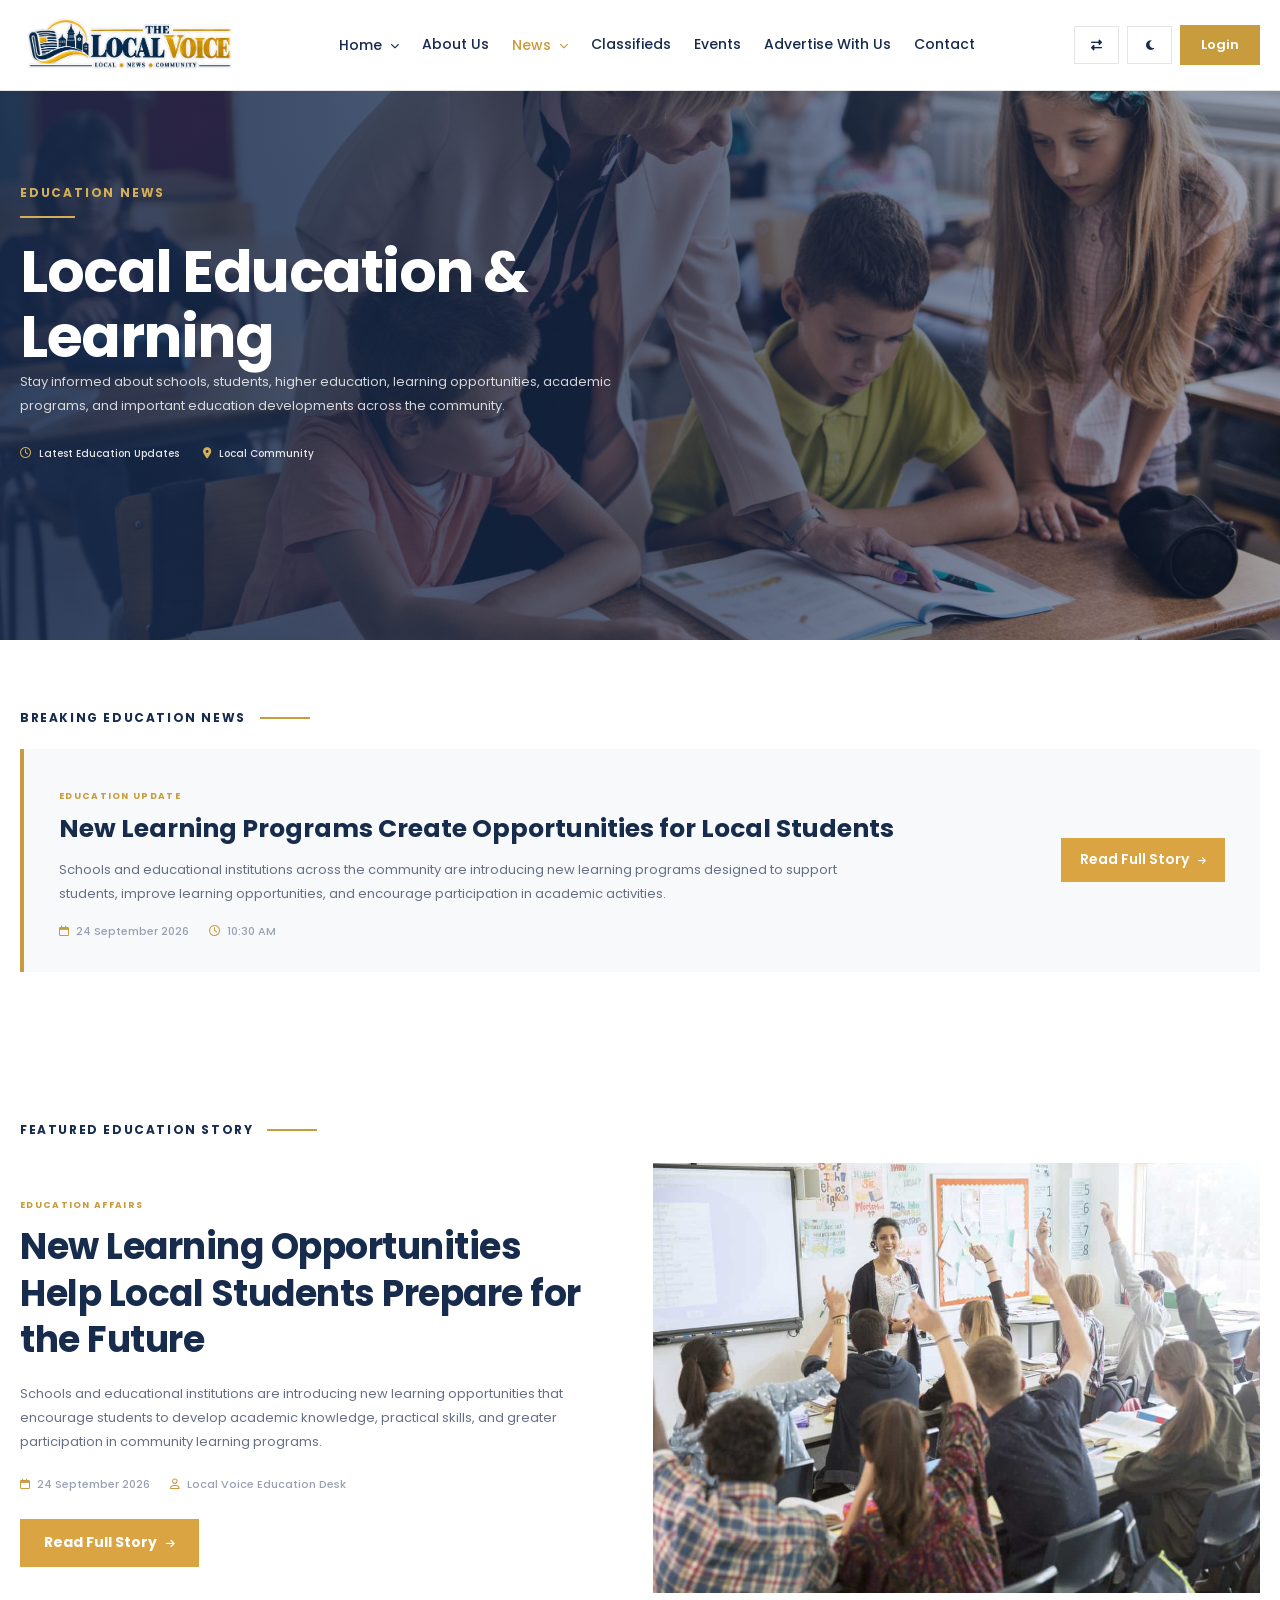
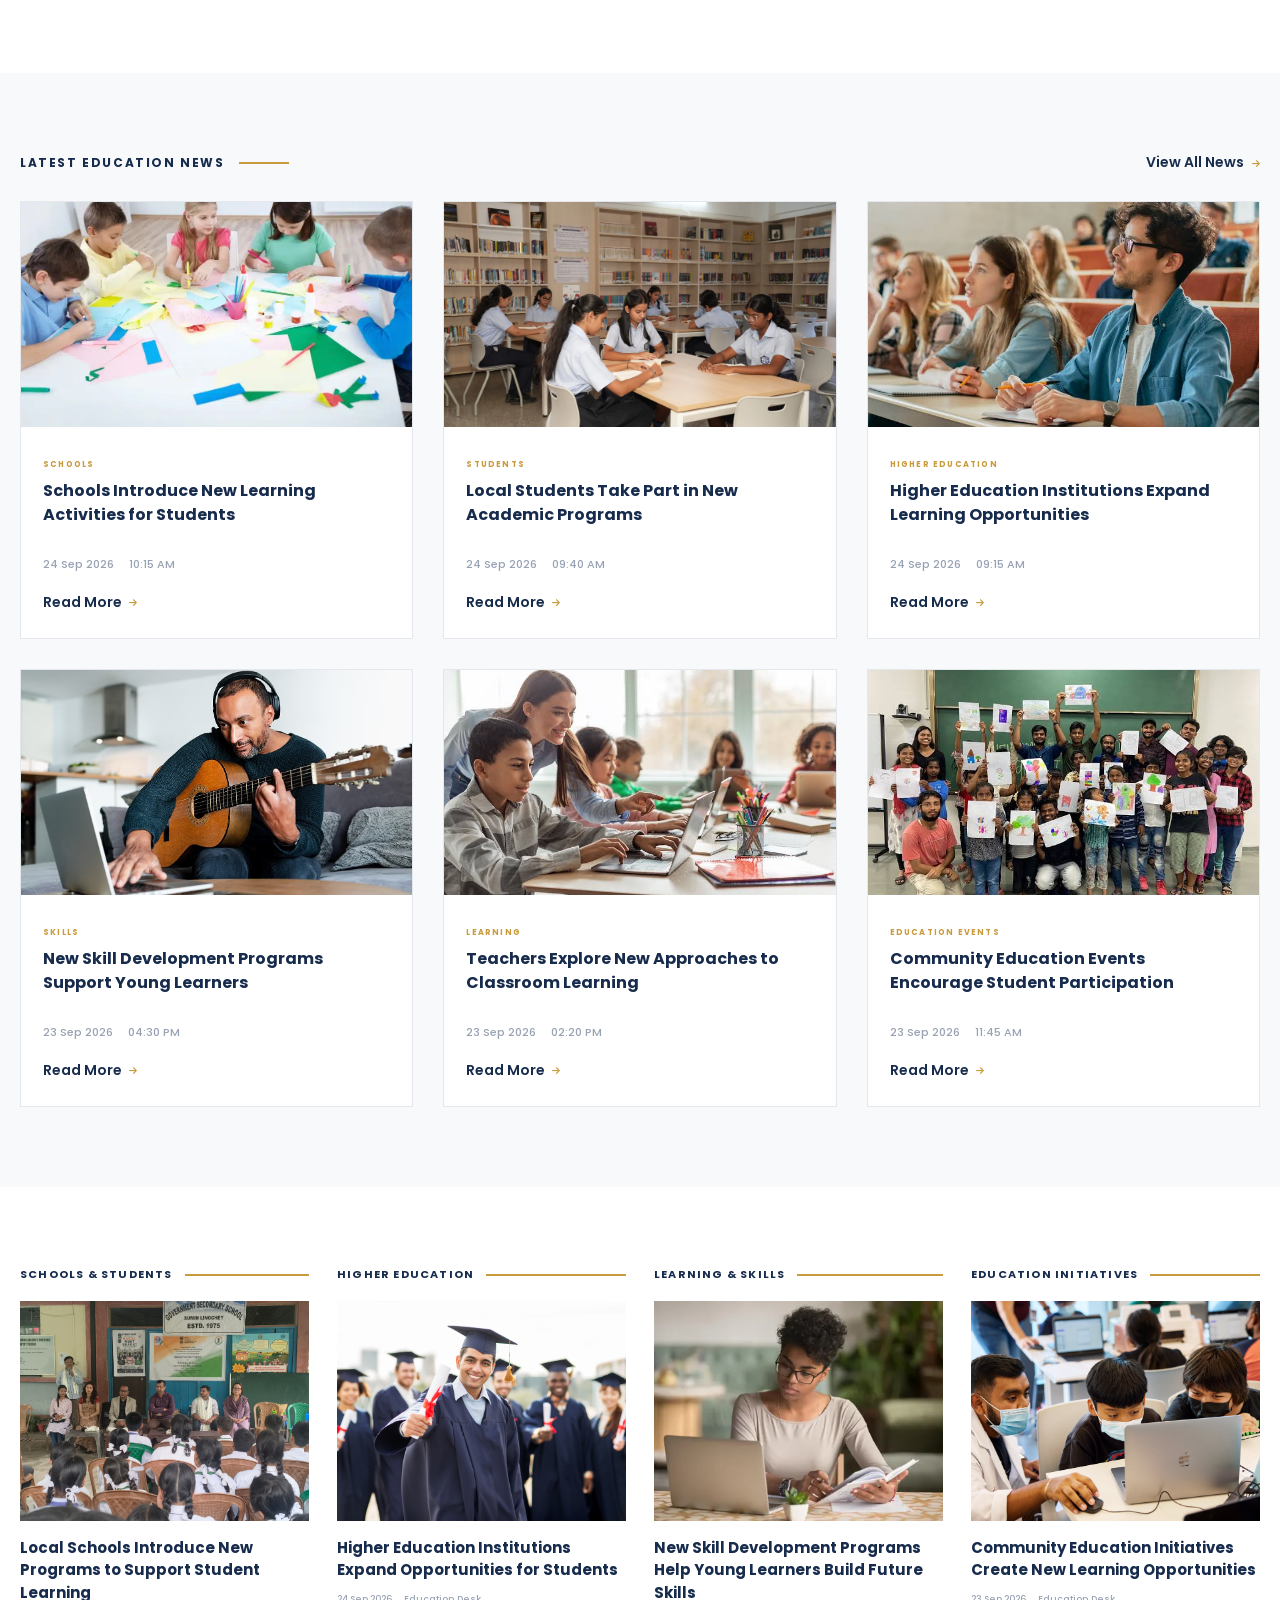
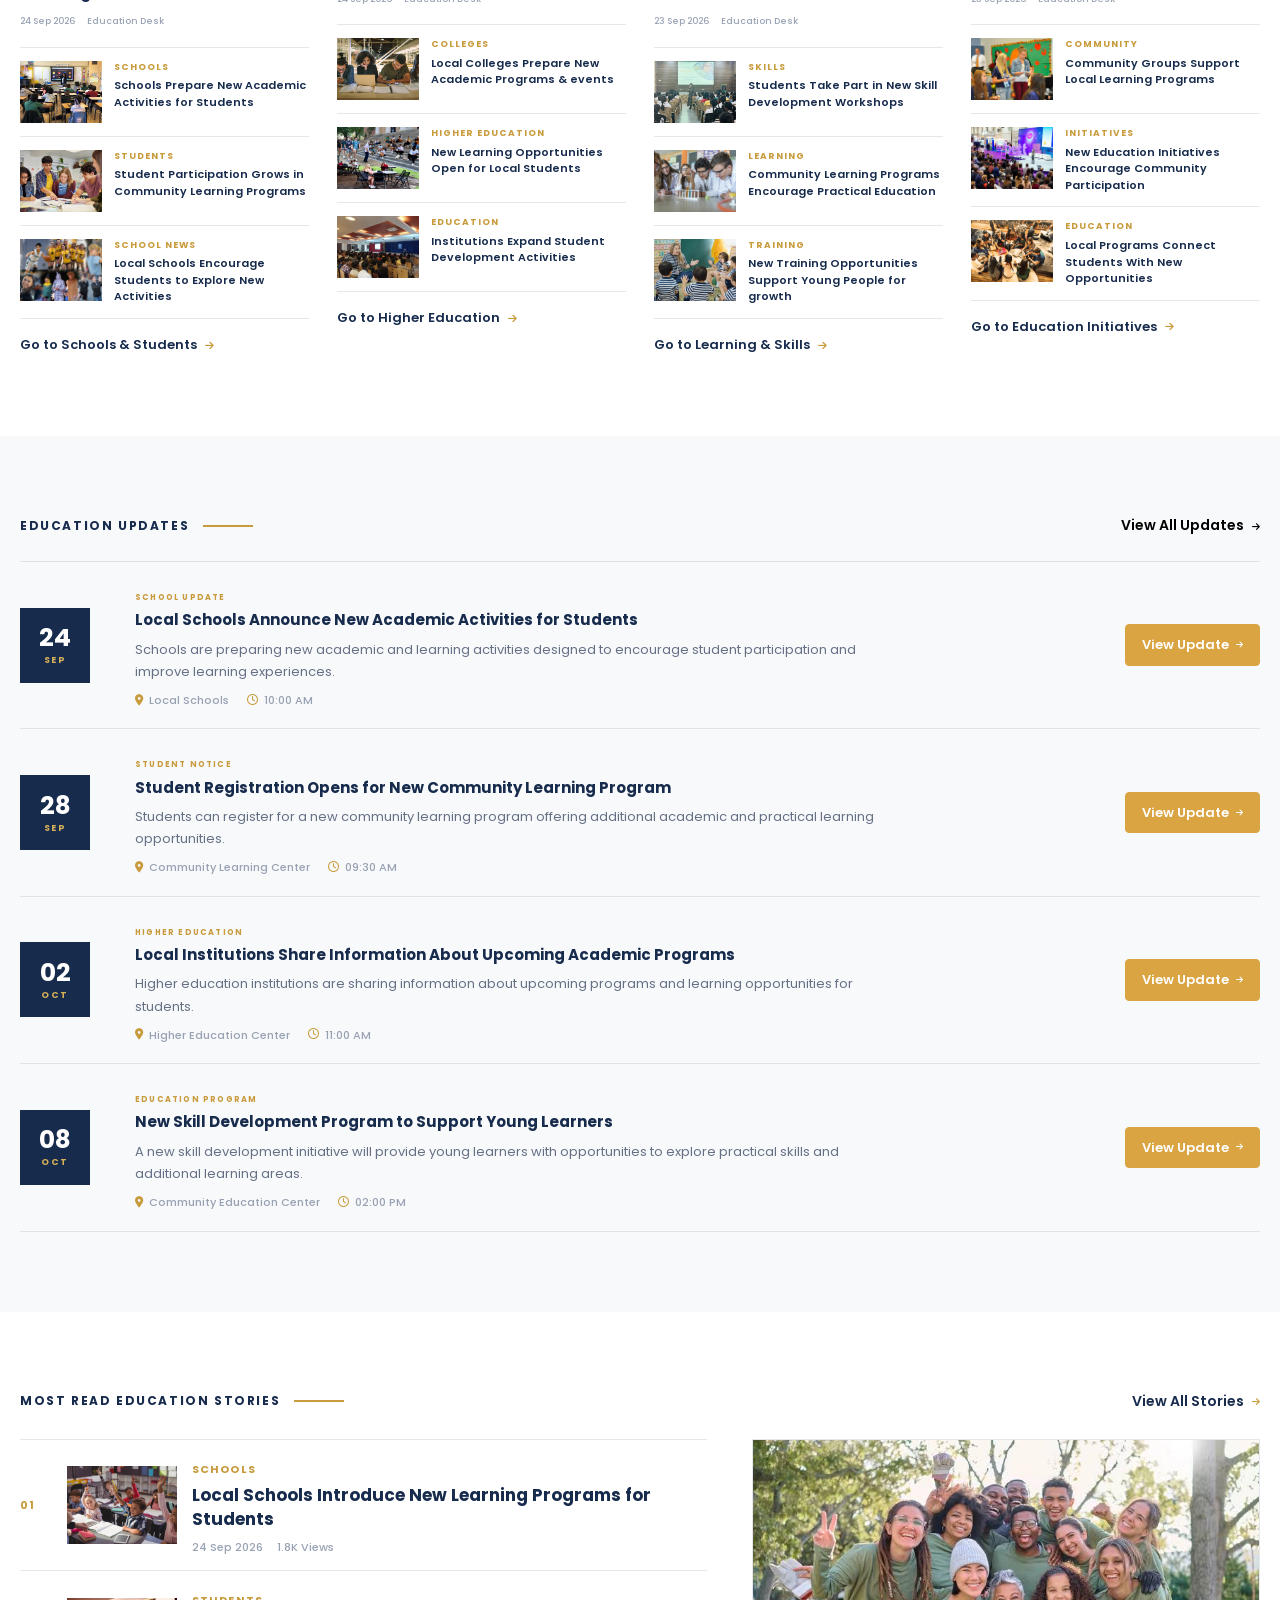
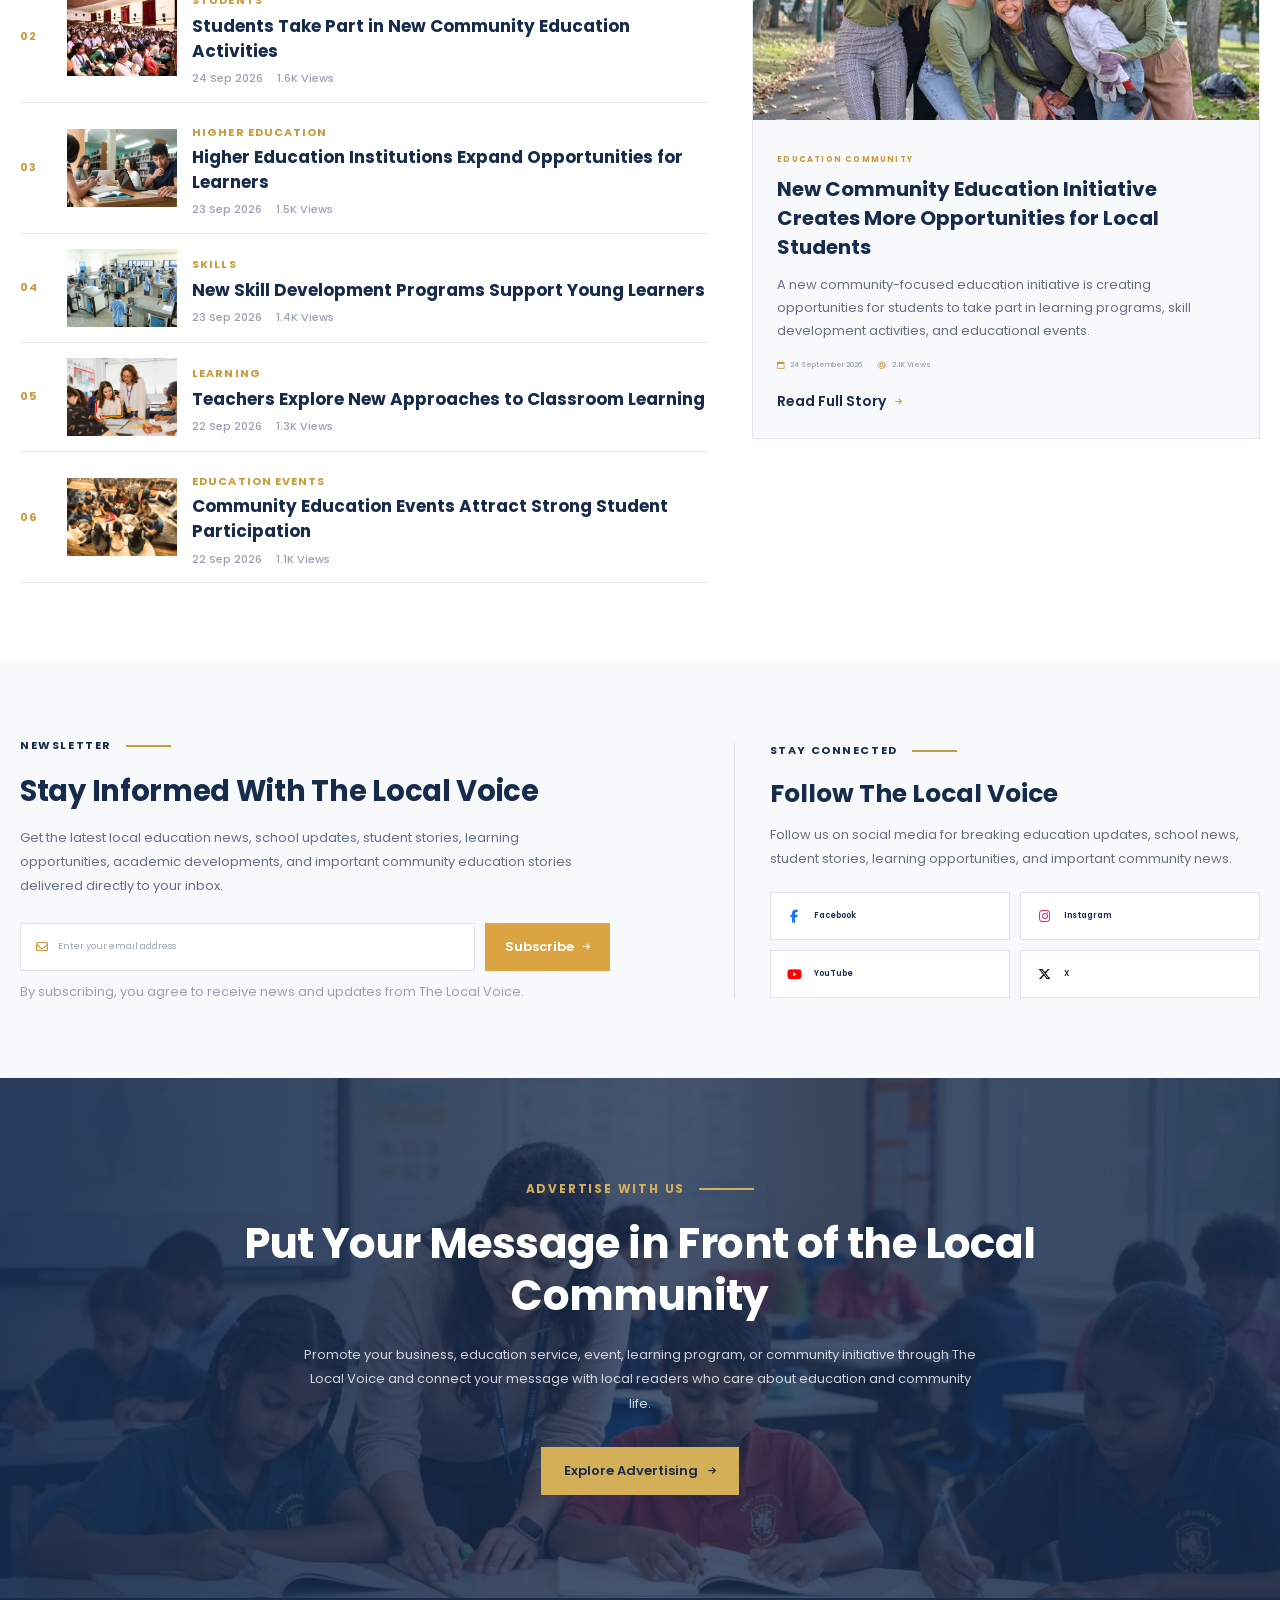
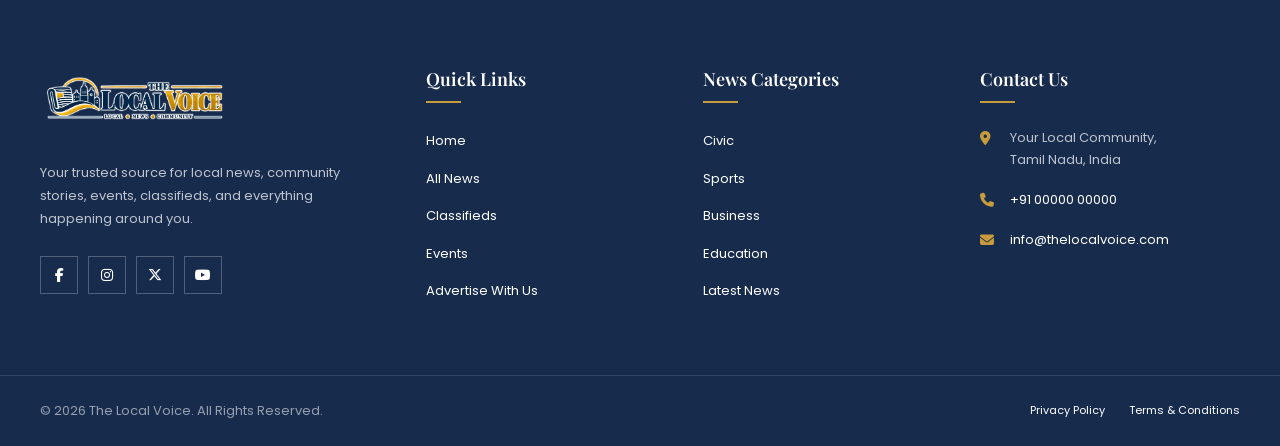
<file: education.html>
<!DOCTYPE html>
<html lang="en" dir="ltr">

<head>

    <!-- =====================================================
         BASIC META
    ====================================================== -->

    <meta charset="UTF-8">

    <meta
        name="viewport"
        content="width=device-width, initial-scale=1.0"
    >

    <meta
        name="description"
        content="The Local Voice - Local Newspaper and Community News Portal"
    >

    <meta
        name="keywords"
        content="local news, community news, newspaper, events, classifieds"
    >

    <meta
        name="author"
        content="The Local Voice"
    >


    <!-- =====================================================
         PAGE TITLE
    ====================================================== -->

    <title>
        The Local Voice | Local News & Community
    </title>
<link
    rel="icon"
    type="image/png"
    href="images/logo.png"
>

    <!-- =====================================================
         GOOGLE FONT
    ====================================================== -->

    <link
        rel="preconnect"
        href="https://fonts.googleapis.com"
    >

    <link
        rel="preconnect"
        href="https://fonts.gstatic.com"
        crossorigin
    >

    <link
        href="https://fonts.googleapis.com/css2?family=Playfair+Display:wght@500;600;700&family=Poppins:wght@400;500;600;700&display=swap"
        rel="stylesheet"
    >


    <!-- =====================================================
         FONT AWESOME
    ====================================================== -->

    <link
        rel="stylesheet"
        href="https://cdnjs.cloudflare.com/ajax/libs/font-awesome/6.5.2/css/all.min.css"
    >


    <!-- =====================================================
         MAIN CSS
    ====================================================== -->

    <link
        rel="stylesheet"
        href="css/style.css"
    >
    <link
        rel="stylesheet"
        href="css/responsive.css"
    >

</head>


<body>


    <!-- =====================================================
         HEADER START
    ====================================================== -->

    <header
        class="site-header"
        id="siteHeader"
    >

        <div class="header-container">


            <!-- =================================================
                 LOGO
            ================================================== -->

            <a
                href="index.html"
                class="site-logo"
                aria-label="The Local Voice Home"
            >

                <!-- Light Mode Logo -->

                <img
                    src="images/logo.png"
                    alt="The Local Voice"
                    class="logo-light"
                >


                <!-- Dark Mode Logo -->

                <img
                    src="images/logo.png"
                    alt="The Local Voice"
                    class="logo-dark"
                >

            </a>


            <!-- =================================================
                 DESKTOP NAVIGATION
            ================================================== -->

            <nav
                class="desktop-navigation"
                id="desktopNavigation"
                aria-label="Main Navigation"
            >


                <!-- =============================================
                     HOME DROPDOWN
                ============================================== -->

                <div class="nav-dropdown">

                    <button
                        type="button"
                        class="nav-dropdown-toggle"
                        aria-expanded="false"
                    >
                        Home

                        <i
                            class="fa-solid fa-chevron-down"
                            aria-hidden="true"
                        ></i>

                    </button>


                    <div class="nav-dropdown-menu">

                        <a href="index.html">
                            Home 1
                        </a>

                        <a href="home2.html">
                            Home 2
                        </a>

                    </div>

                </div>
                <a
                    href="about.html"
                    class="nav-link"
                >
                    About Us
                </a>


                <!-- =============================================
                     NEWS DROPDOWN
                ============================================== -->

                <div class="nav-dropdown">

                    <button
                        type="button"
                        class="nav-dropdown-toggle active"
                        aria-expanded="false"
                    >
                        News

                        <i
                            class="fa-solid fa-chevron-down"
                            aria-hidden="true"
                        ></i>

                    </button>


                    <div class="nav-dropdown-menu">

                        

                        <a href="civic.html">
                            Civic
                        </a>

                        <a href="sports.html">
                            Sports
                        </a>

                        <a href="business.html">
                            Business
                        </a>

                        <a href="education.html"class="active">
                            Education
                        </a>

                    </div>

                </div>


                <!-- =============================================
                     NORMAL NAVIGATION LINKS
                ============================================== -->

                <a
                    href="classifieds.html"
                    class="nav-link"
                >
                    Classifieds
                </a>


                <a
                    href="events.html"
                    class="nav-link"
                >
                    Events
                </a>


                <a
                    href="advertise.html"
                    class="nav-link"
                >
                    Advertise With Us
                </a>


                <a
                    href="contact.html"
                    class="nav-link"
                >
                    Contact
                </a>

            </nav>


            <!-- =================================================
                 HEADER ACTIONS
            ================================================== -->

            <div class="header-actions">

    <button
        type="button"
        class="header-action-btn rtl-toggle"
        id="rtlToggle"
        aria-label="Switch text direction"
        title="RTL"
    >
        <i class="fa-solid fa-right-left"></i>
    </button>

    <button
        type="button"
        class="header-action-btn dark-toggle"
        id="darkToggle"
        aria-label="Toggle dark mode"
        title="Dark Mode"
    >
        <i class="fa-solid fa-moon"></i>
    </button>

    <a
        href="login.html"
        class="login-btn"
    >
        Login
    </a>

</div>

            <!-- =================================================
                 HAMBURGER BUTTON
            ================================================== -->

            <button
                type="button"
                class="hamburger-btn"
                id="hamburgerBtn"
                aria-label="Open navigation menu"
                aria-expanded="false"
            >

                <i
                    class="fa-solid fa-bars"
                    aria-hidden="true"
                ></i>

            </button>

        </div>


        <!-- =====================================================
             MOBILE NAVIGATION
        ====================================================== -->

        <div
            class="mobile-navigation"
            id="mobileNavigation"
        >

            <div class="mobile-navigation-inner">


                <!-- =============================================
                     MOBILE HOME DROPDOWN
                ============================================== -->

                <div class="mobile-dropdown">

                    <button
                        type="button"
                        class="mobile-dropdown-toggle"
                        aria-expanded="false"
                    >
                        Home

                        <i
                            class="fa-solid fa-chevron-down"
                            aria-hidden="true"
                        ></i>

                    </button>


                    <div class="mobile-dropdown-menu">

                        <a href="index.html">
                            Home 1
                        </a>

                        <a href="home2.html">
                            Home 2
                        </a>

                    </div>

                </div>
                <a
                    href="about.html"
                    class="mobile-nav-link"
                >
                    About Us
                </a>

                <!-- =============================================
                     MOBILE NEWS DROPDOWN
                ============================================== -->

                <div class="mobile-dropdown">

                    <button
                        type="button"
                        class="mobile-dropdown-toggle active"
                        aria-expanded="false"
                    >
                        News

                        <i
                            class="fa-solid fa-chevron-down"
                            aria-hidden="true"
                        ></i>

                    </button>


                    <div class="mobile-dropdown-menu">

                        

                        <a href="civic.html">
                            Civic
                        </a>

                        <a href="sports.html">
                            Sports
                        </a>

                        <a href="business.html">
                            Business
                        </a>

                        <a href="education.html"class="active">
                            Education
                        </a>

                    </div>

                </div>


                <!-- =============================================
                     MOBILE NORMAL LINKS
                ============================================== -->

                <a
                    href="classifieds.html"
                    class="mobile-nav-link"
                >
                    Classifieds
                </a>


                <a
                    href="events.html"
                    class="mobile-nav-link"
                >
                    Events
                </a>


                <a
                    href="advertise.html"
                    class="mobile-nav-link"
                >
                    Advertise With Us
                </a>


                <a
                    href="contact.html"
                    class="mobile-nav-link"
                >
                    Contact
                </a>


                <!-- =============================================
                     MOBILE ACTIONS
                ============================================== -->

                <div class="mobile-actions">

    <button
        type="button"
        class="mobile-action-btn"
        id="mobileRtlToggle"
        aria-label="Switch text direction"
        title="RTL"
    >
        <i class="fa-solid fa-right-left"></i>
    </button>

    <button
        type="button"
        class="mobile-action-btn"
        id="mobileDarkToggle"
        aria-label="Toggle dark mode"
        title="Dark Mode"
    >
        <i class="fa-solid fa-moon"></i>
    </button>

    <a
        href="login.html"
        class="mobile-login-btn"
    >
        Login
    </a>

</div>
            </div>

        </div>

    </header>


    <!-- =====================================================
         HEADER END
    ====================================================== -->


    <!-- =====================================================
         MAIN CONTENT START
         We will add this later.
    ====================================================== -->

    <main>
<!-- =========================================================
     EDUCATION SECTION 1 — HERO
========================================================= -->

<section class="education-hero" id="educationHero">

    <div class="education-hero-overlay"></div>

    <div class="education-hero-container">

        <div class="education-hero-content">

            <!-- EYEBROW -->

            <span class="education-hero-eyebrow">
                EDUCATION NEWS
            </span>


            <!-- ACCENT LINE -->

            <span class="education-hero-line"></span>


            <!-- TITLE -->

            <h1>
                Local Education & Learning
            </h1>


            <!-- DESCRIPTION -->

            <p>
                Stay informed about schools, students, higher education,
                learning opportunities, academic programs, and important
                education developments across the community.
            </p>


            <!-- META -->

            <div class="education-hero-meta">

                <span>
                    <i
                        class="fa-regular fa-clock"
                        aria-hidden="true"
                    ></i>

                    Latest Education Updates
                </span>


                <span>
                    <i
                        class="fa-solid fa-location-dot"
                        aria-hidden="true"
                    ></i>

                    Local Community
                </span>

            </div>

        </div>

    </div>

</section>
<!-- =========================================================
     EDUCATION SECTION 2 — BREAKING EDUCATION NEWS
========================================================= -->

<section class="education-breaking" id="educationBreaking">

    <div class="education-breaking-container">


        <!-- =================================================
             SECTION HEADER
        ================================================== -->

        <div class="education-breaking-header">

            <div class="education-breaking-title-wrap">

                <span class="education-breaking-eyebrow">
                    BREAKING EDUCATION NEWS
                </span>

                <span class="education-breaking-line"></span>

            </div>

        </div>


        <!-- =================================================
             BREAKING NEWS CARD
        ================================================== -->

        <article class="education-breaking-card">


            <!-- CONTENT -->

            <div class="education-breaking-content">

                <span class="education-breaking-category">
                    EDUCATION UPDATE
                </span>


                <h2 class="education-breaking-title">
                    New Learning Programs Create Opportunities for Local Students
                </h2>


                <p class="education-breaking-description">
                    Schools and educational institutions across the community
                    are introducing new learning programs designed to support
                    students, improve learning opportunities, and encourage
                    participation in academic activities.
                </p>


                <!-- META -->

                <div class="education-breaking-meta">

                    <span>
                        <i
                            class="fa-regular fa-calendar"
                            aria-hidden="true"
                        ></i>

                        24 September 2026
                    </span>


                    <span>
                        <i
                            class="fa-regular fa-clock"
                            aria-hidden="true"
                        ></i>

                        10:30 AM
                    </span>

                </div>

            </div>


            <!-- ACTION -->

            <div class="education-breaking-action">

                <a
                    href="news.html"
                    class="education-breaking-read"
                >

                    <span>
                        Read Full Story
                    </span>

                    <i
                        class="fa-solid fa-arrow-right"
                        aria-hidden="true"
                    ></i>

                </a>

            </div>

        </article>

    </div>

</section>
<!-- =========================================================
     EDUCATION SECTION 3 — FEATURED EDUCATION STORY
========================================================= -->

<section class="education-featured" id="educationFeatured">

    <div class="education-featured-container">


        <!-- =================================================
             SECTION HEADER
        ================================================== -->

        <div class="education-featured-header">

            <div class="education-featured-title-wrap">

                <span class="education-featured-eyebrow">
                    FEATURED EDUCATION STORY
                </span>

                <span class="education-featured-line"></span>

            </div>

        </div>


        <!-- =================================================
             FEATURED STORY
        ================================================== -->

        <article class="education-featured-story">


            <!-- =================================================
                 CONTENT
            ================================================== -->

            <div class="education-featured-content">

                <span class="education-featured-category">
                    EDUCATION AFFAIRS
                </span>


                <h2 class="education-featured-title">
                    New Learning Opportunities Help Local Students Prepare for the Future
                </h2>


                <p class="education-featured-description">
                    Schools and educational institutions are introducing
                    new learning opportunities that encourage students
                    to develop academic knowledge, practical skills,
                    and greater participation in community learning
                    programs.
                </p>


                <!-- META -->

                <div class="education-featured-meta">

                    <span>
                        <i
                            class="fa-regular fa-calendar"
                            aria-hidden="true"
                        ></i>

                        24 September 2026
                    </span>


                    <span>
                        <i
                            class="fa-regular fa-user"
                            aria-hidden="true"
                        ></i>

                        Local Voice Education Desk
                    </span>

                </div>


                <!-- READ LINK -->

                <a
                    href="news.html"
                    class="education-featured-read"
                >

                    <span>
                        Read Full Story
                    </span>

                    <i
                        class="fa-solid fa-arrow-right"
                        aria-hidden="true"
                    ></i>

                </a>

            </div>


            <!-- =================================================
                 FEATURED IMAGE
            ================================================== -->

            <div class="education-featured-image">

                <img
                    src="images/education-featured.jpg"
                    alt="Students participating in a local education program"
                    loading="lazy"
                >

            </div>

        </article>

    </div>

</section>
<!-- =========================================================
     EDUCATION SECTION 4 — LATEST EDUCATION NEWS
========================================================= -->

<section class="education-latest" id="educationLatest">

    <div class="education-latest-container">


        <!-- =================================================
             SECTION HEADER
        ================================================== -->

        <div class="education-latest-header">

            <div class="education-latest-title-wrap">

                <span class="education-latest-eyebrow">
                    LATEST EDUCATION NEWS
                </span>

                <span class="education-latest-line"></span>

            </div>


            <a
                href="news.html"
                class="education-latest-view-all"
            >

                <span>
                    View All News
                </span>

                <i
                    class="fa-solid fa-arrow-right"
                    aria-hidden="true"
                ></i>

            </a>

        </div>


        <!-- =================================================
             NEWS GRID
        ================================================== -->

        <div class="education-latest-grid">


            <!-- =================================================
                 CARD 01
            ================================================== -->

            <article class="education-latest-card">

                <a
                    href="news.html"
                    class="education-latest-image"
                >

                    <img
                        src="images/education-news-1.jpg"
                        alt="Students participating in school learning activities"
                        loading="lazy"
                    >

                </a>


                <div class="education-latest-content">

                    <span class="education-latest-category">
                        SCHOOLS
                    </span>

                    <h3 class="education-latest-title">
                        Schools Introduce New Learning Activities for Students
                    </h3>

                    <div class="education-latest-meta">

                        <span>
                            24 Sep 2026
                        </span>

                        <span>
                            10:15 AM
                        </span>

                    </div>

                    <a
                        href="news.html"
                        class="education-latest-read"
                    >
                        Read More
                        <i
                            class="fa-solid fa-arrow-right"
                            aria-hidden="true"
                        ></i>
                    </a>

                </div>

            </article>



            <!-- =================================================
                 CARD 02
            ================================================== -->

            <article class="education-latest-card">

                <a
                    href="news.html"
                    class="education-latest-image"
                >

                    <img
                        src="images/education-news-2.jpg"
                        alt="Students attending an educational program"
                        loading="lazy"
                    >

                </a>


                <div class="education-latest-content">

                    <span class="education-latest-category">
                        STUDENTS
                    </span>

                    <h3 class="education-latest-title">
                        Local Students Take Part in New Academic Programs
                    </h3>

                    <div class="education-latest-meta">

                        <span>
                            24 Sep 2026
                        </span>

                        <span>
                            09:40 AM
                        </span>

                    </div>

                    <a
                        href="news.html"
                        class="education-latest-read"
                    >
                        Read More
                        <i
                            class="fa-solid fa-arrow-right"
                            aria-hidden="true"
                        ></i>
                    </a>

                </div>

            </article>



            <!-- =================================================
                 CARD 03
            ================================================== -->

            <article class="education-latest-card">

                <a
                    href="news.html"
                    class="education-latest-image"
                >

                    <img
                        src="images/education-news-3.jpg"
                        alt="Higher education students on campus"
                        loading="lazy"
                    >

                </a>


                <div class="education-latest-content">

                    <span class="education-latest-category">
                        HIGHER EDUCATION
                    </span>

                    <h3 class="education-latest-title">
                        Higher Education Institutions Expand Learning Opportunities
                    </h3>

                    <div class="education-latest-meta">

                        <span>
                            24 Sep 2026
                        </span>

                        <span>
                            09:15 AM
                        </span>

                    </div>

                    <a
                        href="news.html"
                        class="education-latest-read"
                    >
                        Read More
                        <i
                            class="fa-solid fa-arrow-right"
                            aria-hidden="true"
                        ></i>
                    </a>

                </div>

            </article>



            <!-- =================================================
                 CARD 04
            ================================================== -->

            <article class="education-latest-card">

                <a
                    href="news.html"
                    class="education-latest-image"
                >

                    <img
                        src="images/education-news-4.jpg"
                        alt="Students learning new skills"
                        loading="lazy"
                    >

                </a>


                <div class="education-latest-content">

                    <span class="education-latest-category">
                        SKILLS
                    </span>

                    <h3 class="education-latest-title">
                        New Skill Development Programs Support Young Learners
                    </h3>

                    <div class="education-latest-meta">

                        <span>
                            23 Sep 2026
                        </span>

                        <span>
                            04:30 PM
                        </span>

                    </div>

                    <a
                        href="news.html"
                        class="education-latest-read"
                    >
                        Read More
                        <i
                            class="fa-solid fa-arrow-right"
                            aria-hidden="true"
                        ></i>
                    </a>

                </div>

            </article>



            <!-- =================================================
                 CARD 05
            ================================================== -->

            <article class="education-latest-card">

                <a
                    href="news.html"
                    class="education-latest-image"
                >

                    <img
                        src="images/education-news-5.jpg"
                        alt="Teacher guiding students in a classroom"
                        loading="lazy"
                    >

                </a>


                <div class="education-latest-content">

                    <span class="education-latest-category">
                        LEARNING
                    </span>

                    <h3 class="education-latest-title">
                        Teachers Explore New Approaches to Classroom Learning
                    </h3>

                    <div class="education-latest-meta">

                        <span>
                            23 Sep 2026
                        </span>

                        <span>
                            02:20 PM
                        </span>

                    </div>

                    <a
                        href="news.html"
                        class="education-latest-read"
                    >
                        Read More
                        <i
                            class="fa-solid fa-arrow-right"
                            aria-hidden="true"
                        ></i>
                    </a>

                </div>

            </article>



            <!-- =================================================
                 CARD 06
            ================================================== -->

            <article class="education-latest-card">

                <a
                    href="news.html"
                    class="education-latest-image"
                >

                    <img
                        src="images/education-news-6.jpg"
                        alt="Community education event"
                        loading="lazy"
                    >

                </a>


                <div class="education-latest-content">

                    <span class="education-latest-category">
                        EDUCATION EVENTS
                    </span>

                    <h3 class="education-latest-title">
                        Community Education Events Encourage Student Participation
                    </h3>

                    <div class="education-latest-meta">

                        <span>
                            23 Sep 2026
                        </span>

                        <span>
                            11:45 AM
                        </span>

                    </div>

                    <a
                        href="news.html"
                        class="education-latest-read"
                    >
                        Read More
                        <i
                            class="fa-solid fa-arrow-right"
                            aria-hidden="true"
                        ></i>
                    </a>

                </div>

            </article>


        </div>

    </div>

</section>
<!-- =========================================================
     EDUCATION SECTION 5 — EDUCATION CATEGORY NEWS
========================================================= -->

<section class="education-category" id="educationCategory">

    <div class="education-category-container">


        <!-- =================================================
             CATEGORY GRID
        ================================================== -->

        <div class="education-category-grid">


            <!-- =================================================
                 CATEGORY 01 — SCHOOLS & STUDENTS
            ================================================== -->

            <article class="education-category-block">

                <div class="education-category-header">

                    <div class="education-category-title-wrap">

                        <span class="education-category-name">
                            SCHOOLS & STUDENTS
                        </span>

                        <span class="education-category-line"></span>

                    </div>

                </div>


                <!-- MAIN STORY -->

                <a
                    href="news.html"
                    class="education-category-main"
                >

                    <div class="education-category-main-image">

                        <img
                            src="images/education-category-schools.jpg"
                            alt="Students attending a local school program"
                            loading="lazy"
                        >

                    </div>

                    <div class="education-category-main-content">

                        <h2>
                            Local Schools Introduce New Programs to Support Student Learning
                        </h2>

                        <div class="education-category-main-meta">

                            <span>
                                24 Sep 2026
                            </span>

                            <span>
                                Education Desk
                            </span>

                        </div>

                    </div>

                </a>


                <!-- RELATED STORIES -->

                <div class="education-category-related">


                    <a
                        href="news.html"
                        class="education-category-related-item"
                    >

                        <div class="education-category-related-image">

                            <img
                                src="images/education-category-schools-1.jpg"
                                alt="Students in classroom"
                                loading="lazy"
                            >

                        </div>

                        <div class="education-category-related-content">

                            <span>
                                SCHOOLS
                            </span>

                            <h3>
                                Schools Prepare New Academic Activities for Students
                            </h3>

                        </div>

                    </a>


                    <a
                        href="news.html"
                        class="education-category-related-item"
                    >

                        <div class="education-category-related-image">

                            <img
                                src="images/education-category-schools-2.jpg"
                                alt="School students learning together"
                                loading="lazy"
                            >

                        </div>

                        <div class="education-category-related-content">

                            <span>
                                STUDENTS
                            </span>

                            <h3>
                                Student Participation Grows in Community Learning Programs
                            </h3>

                        </div>

                    </a>


                    <a
                        href="news.html"
                        class="education-category-related-item"
                    >

                        <div class="education-category-related-image">

                            <img
                                src="images/education-category-schools-3.jpg"
                                alt="Students participating in school activities"
                                loading="lazy"
                            >

                        </div>

                        <div class="education-category-related-content">

                            <span>
                                SCHOOL NEWS
                            </span>

                            <h3>
                                Local Schools Encourage Students to Explore New Activities
                            </h3>

                        </div>

                    </a>

                </div>


                <a
                    href="news.html"
                    class="education-category-go"
                >

                    <span>
                        Go to Schools & Students
                    </span>

                    <i
                        class="fa-solid fa-arrow-right"
                        aria-hidden="true"
                    ></i>

                </a>

            </article>



            <!-- =================================================
                 CATEGORY 02 — HIGHER EDUCATION
            ================================================== -->

            <article class="education-category-block">

                <div class="education-category-header">

                    <div class="education-category-title-wrap">

                        <span class="education-category-name">
                            HIGHER EDUCATION
                        </span>

                        <span class="education-category-line"></span>

                    </div>

                </div>


                <!-- MAIN STORY -->

                <a
                    href="news.html"
                    class="education-category-main"
                >

                    <div class="education-category-main-image">

                        <img
                            src="images/education-category-higher.jpg"
                            alt="Students at a higher education institution"
                            loading="lazy"
                        >

                    </div>

                    <div class="education-category-main-content">

                        <h2>
                            Higher Education Institutions Expand Opportunities for Students
                        </h2>

                        <div class="education-category-main-meta">

                            <span>
                                24 Sep 2026
                            </span>

                            <span>
                                Education Desk
                            </span>

                        </div>

                    </div>

                </a>


                <!-- RELATED STORIES -->

                <div class="education-category-related">


                    <a
                        href="news.html"
                        class="education-category-related-item"
                    >

                        <div class="education-category-related-image">

                            <img
                                src="images/education-category-higher-1.jpg"
                                alt="College students studying"
                                loading="lazy"
                            >

                        </div>

                        <div class="education-category-related-content">

                            <span>
                                COLLEGES
                            </span>

                            <h3>
                                Local Colleges Prepare New Academic Programs & events
                            </h3>

                        </div>

                    </a>


                    <a
                        href="news.html"
                        class="education-category-related-item"
                    >

                        <div class="education-category-related-image">

                            <img
                                src="images/education-category-higher-2.jpg"
                                alt="University students on campus"
                                loading="lazy"
                            >

                        </div>

                        <div class="education-category-related-content">

                            <span>
                                HIGHER EDUCATION
                            </span>

                            <h3>
                                New Learning Opportunities Open for Local Students
                            </h3>

                        </div>

                    </a>


                    <a
                        href="news.html"
                        class="education-category-related-item"
                    >

                        <div class="education-category-related-image">

                            <img
                                src="images/education-category-higher-3.jpg"
                                alt="Students attending a college program"
                                loading="lazy"
                            >

                        </div>

                        <div class="education-category-related-content">

                            <span>
                                EDUCATION
                            </span>

                            <h3>
                                Institutions Expand Student Development Activities
                            </h3>

                        </div>

                    </a>

                </div>


                <a
                    href="news.html"
                    class="education-category-go"
                >

                    <span>
                        Go to Higher Education
                    </span>

                    <i
                        class="fa-solid fa-arrow-right"
                        aria-hidden="true"
                    ></i>

                </a>

            </article>



            <!-- =================================================
                 CATEGORY 03 — LEARNING & SKILLS
            ================================================== -->

            <article class="education-category-block">

                <div class="education-category-header">

                    <div class="education-category-title-wrap">

                        <span class="education-category-name">
                            LEARNING & SKILLS
                        </span>

                        <span class="education-category-line"></span>

                    </div>

                </div>


                <!-- MAIN STORY -->

                <a
                    href="news.html"
                    class="education-category-main"
                >

                    <div class="education-category-main-image">

                        <img
                            src="images/education-category-learning.jpg"
                            alt="Students learning new skills"
                            loading="lazy"
                        >

                    </div>

                    <div class="education-category-main-content">

                        <h2>
                            New Skill Development Programs Help Young Learners Build Future Skills
                        </h2>

                        <div class="education-category-main-meta">

                            <span>
                                23 Sep 2026
                            </span>

                            <span>
                                Education Desk
                            </span>

                        </div>

                    </div>

                </a>


                <!-- RELATED STORIES -->

                <div class="education-category-related">


                    <a
                        href="news.html"
                        class="education-category-related-item"
                    >

                        <div class="education-category-related-image">

                            <img
                                src="images/education-category-learning-1.jpg"
                                alt="Students attending a skills workshop"
                                loading="lazy"
                            >

                        </div>

                        <div class="education-category-related-content">

                            <span>
                                SKILLS
                            </span>

                            <h3>
                                Students Take Part in New Skill Development Workshops
                            </h3>

                        </div>

                    </a>


                    <a
                        href="news.html"
                        class="education-category-related-item"
                    >

                        <div class="education-category-related-image">

                            <img
                                src="images/education-category-learning-2.jpg"
                                alt="Students learning practical skills"
                                loading="lazy"
                            >

                        </div>

                        <div class="education-category-related-content">

                            <span>
                                LEARNING
                            </span>

                            <h3>
                                Community Learning Programs Encourage Practical Education
                            </h3>

                        </div>

                    </a>


                    <a
                        href="news.html"
                        class="education-category-related-item"
                    >

                        <div class="education-category-related-image">

                            <img
                                src="images/education-category-learning-3.jpg"
                                alt="Young learners participating in an educational workshop"
                                loading="lazy"
                            >

                        </div>

                        <div class="education-category-related-content">

                            <span>
                                TRAINING
                            </span>

                            <h3>
                                New Training Opportunities Support Young People for growth
                            </h3>

                        </div>

                    </a>

                </div>


                <a
                    href="news.html"
                    class="education-category-go"
                >

                    <span>
                        Go to Learning & Skills
                    </span>

                    <i
                        class="fa-solid fa-arrow-right"
                        aria-hidden="true"
                    ></i>

                </a>

            </article>



            <!-- =================================================
                 CATEGORY 04 — EDUCATION INITIATIVES
            ================================================== -->

            <article class="education-category-block">

                <div class="education-category-header">

                    <div class="education-category-title-wrap">

                        <span class="education-category-name">
                            EDUCATION INITIATIVES
                        </span>

                        <span class="education-category-line"></span>

                    </div>

                </div>


                <!-- MAIN STORY -->

                <a
                    href="news.html"
                    class="education-category-main"
                >

                    <div class="education-category-main-image">

                        <img
                            src="images/education-category-initiatives.jpg"
                            alt="Community education initiative"
                            loading="lazy"
                        >

                    </div>

                    <div class="education-category-main-content">

                        <h2>
                            Community Education Initiatives Create New Learning Opportunities
                        </h2>

                        <div class="education-category-main-meta">

                            <span>
                                23 Sep 2026
                            </span>

                            <span>
                                Education Desk
                            </span>

                        </div>

                    </div>

                </a>


                <!-- RELATED STORIES -->

                <div class="education-category-related">


                    <a
                        href="news.html"
                        class="education-category-related-item"
                    >

                        <div class="education-category-related-image">

                            <img
                                src="images/education-category-initiatives-1.jpg"
                                alt="Community education program"
                                loading="lazy"
                            >

                        </div>

                        <div class="education-category-related-content">

                            <span>
                                COMMUNITY
                            </span>

                            <h3>
                                Community Groups Support Local Learning Programs
                            </h3>

                        </div>

                    </a>


                    <a
                        href="news.html"
                        class="education-category-related-item"
                    >

                        <div class="education-category-related-image">

                            <img
                                src="images/education-category-initiatives-2.jpg"
                                alt="Education community event"
                                loading="lazy"
                            >

                        </div>

                        <div class="education-category-related-content">

                            <span>
                                INITIATIVES
                            </span>

                            <h3>
                                New Education Initiatives Encourage Community Participation
                            </h3>

                        </div>

                    </a>


                    <a
                        href="news.html"
                        class="education-category-related-item"
                    >

                        <div class="education-category-related-image">

                            <img
                                src="images/education-category-initiatives-3.jpg"
                                alt="Students at a community education event"
                                loading="lazy"
                            >

                        </div>

                        <div class="education-category-related-content">

                            <span>
                                EDUCATION
                            </span>

                            <h3>
                                Local Programs Connect Students With New Opportunities
                            </h3>

                        </div>

                    </a>

                </div>


                <a
                    href="news.html"
                    class="education-category-go"
                >

                    <span>
                        Go to Education Initiatives
                    </span>

                    <i
                        class="fa-solid fa-arrow-right"
                        aria-hidden="true"
                    ></i>

                </a>

            </article>


        </div>

    </div>

</section>
<!-- =========================================================
     EDUCATION SECTION 6 — EDUCATION UPDATES
========================================================= -->

<section class="education-updates" id="educationUpdates">

    <div class="education-updates-container">


        <!-- =================================================
             SECTION HEADER
        ================================================== -->

        <div class="education-updates-header">

            <div class="education-updates-title-wrap">

                <span class="education-updates-eyebrow">
                    EDUCATION UPDATES
                </span>

                <span class="education-updates-line"></span>

            </div>


            <a
                href="news.html"
                class="education-updates-view-all"
            >

                <span>
                    View All Updates
                </span>

                <i
                    class="fa-solid fa-arrow-right"
                    aria-hidden="true"
                ></i>

            </a>

        </div>


        <!-- =================================================
             UPDATES LIST
        ================================================== -->

        <div class="education-updates-list">


            <!-- =================================================
                 UPDATE 01
            ================================================== -->

            <article class="education-update-item">

                <div class="education-update-date">

                    <span class="education-update-day">
                        24
                    </span>

                    <span class="education-update-month">
                        SEP
                    </span>

                </div>


                <div class="education-update-content">

                    <span class="education-update-category">
                        SCHOOL UPDATE
                    </span>

                    <h3 class="education-update-title">
                        Local Schools Announce New Academic Activities for Students
                    </h3>

                    <p class="education-update-description">
                        Schools are preparing new academic and
                        learning activities designed to encourage
                        student participation and improve learning
                        experiences.
                    </p>

                    <div class="education-update-meta">

                        <span>
                            <i
                                class="fa-solid fa-location-dot"
                                aria-hidden="true"
                            ></i>

                            Local Schools
                        </span>

                        <span>
                            <i
                                class="fa-regular fa-clock"
                                aria-hidden="true"
                            ></i>

                            10:00 AM
                        </span>

                    </div>

                </div>


                <a
                    href="news.html"
                    class="education-update-action"
                    aria-label="View School Update"
                >

                    <span>
                        View Update
                    </span>

                    <i
                        class="fa-solid fa-arrow-right"
                        aria-hidden="true"
                    ></i>

                </a>

            </article>



            <!-- =================================================
                 UPDATE 02
            ================================================== -->

            <article class="education-update-item">

                <div class="education-update-date">

                    <span class="education-update-day">
                        28
                    </span>

                    <span class="education-update-month">
                        SEP
                    </span>

                </div>


                <div class="education-update-content">

                    <span class="education-update-category">
                        STUDENT NOTICE
                    </span>

                    <h3 class="education-update-title">
                        Student Registration Opens for New Community Learning Program
                    </h3>

                    <p class="education-update-description">
                        Students can register for a new community
                        learning program offering additional academic
                        and practical learning opportunities.
                    </p>

                    <div class="education-update-meta">

                        <span>
                            <i
                                class="fa-solid fa-location-dot"
                                aria-hidden="true"
                            ></i>

                            Community Learning Center
                        </span>

                        <span>
                            <i
                                class="fa-regular fa-clock"
                                aria-hidden="true"
                            ></i>

                            09:30 AM
                        </span>

                    </div>

                </div>


                <a
                    href="news.html"
                    class="education-update-action"
                    aria-label="View Student Notice"
                >

                    <span>
                        View Update
                    </span>

                    <i
                        class="fa-solid fa-arrow-right"
                        aria-hidden="true"
                    ></i>

                </a>

            </article>



            <!-- =================================================
                 UPDATE 03
            ================================================== -->

            <article class="education-update-item">

                <div class="education-update-date">

                    <span class="education-update-day">
                        02
                    </span>

                    <span class="education-update-month">
                        OCT
                    </span>

                </div>


                <div class="education-update-content">

                    <span class="education-update-category">
                        HIGHER EDUCATION
                    </span>

                    <h3 class="education-update-title">
                        Local Institutions Share Information About Upcoming Academic Programs
                    </h3>

                    <p class="education-update-description">
                        Higher education institutions are sharing
                        information about upcoming programs and
                        learning opportunities for students.
                    </p>

                    <div class="education-update-meta">

                        <span>
                            <i
                                class="fa-solid fa-location-dot"
                                aria-hidden="true"
                            ></i>

                            Higher Education Center
                        </span>

                        <span>
                            <i
                                class="fa-regular fa-clock"
                                aria-hidden="true"
                            ></i>

                            11:00 AM
                        </span>

                    </div>

                </div>


                <a
                    href="news.html"
                    class="education-update-action"
                    aria-label="View Higher Education Update"
                >

                    <span>
                        View Update
                    </span>

                    <i
                        class="fa-solid fa-arrow-right"
                        aria-hidden="true"
                    ></i>

                </a>

            </article>



            <!-- =================================================
                 UPDATE 04
            ================================================== -->

            <article class="education-update-item">

                <div class="education-update-date">

                    <span class="education-update-day">
                        08
                    </span>

                    <span class="education-update-month">
                        OCT
                    </span>

                </div>


                <div class="education-update-content">

                    <span class="education-update-category">
                        EDUCATION PROGRAM
                    </span>

                    <h3 class="education-update-title">
                        New Skill Development Program to Support Young Learners
                    </h3>

                    <p class="education-update-description">
                        A new skill development initiative will provide
                        young learners with opportunities to explore
                        practical skills and additional learning areas.
                    </p>

                    <div class="education-update-meta">

                        <span>
                            <i
                                class="fa-solid fa-location-dot"
                                aria-hidden="true"
                            ></i>

                            Community Education Center
                        </span>

                        <span>
                            <i
                                class="fa-regular fa-clock"
                                aria-hidden="true"
                            ></i>

                            02:00 PM
                        </span>

                    </div>

                </div>


                <a
                    href="news.html"
                    class="education-update-action"
                    aria-label="View Education Program Update"
                >

                    <span>
                        View Update
                    </span>

                    <i
                        class="fa-solid fa-arrow-right"
                        aria-hidden="true"
                    ></i>

                </a>

            </article>


        </div>

    </div>

</section>
<!-- =========================================================
     EDUCATION SECTION 7 — MOST READ EDUCATION STORIES
========================================================= -->

<section class="education-most-read" id="educationMostRead">

    <div class="education-most-read-container">


        <!-- =================================================
             SECTION HEADER
        ================================================== -->

        <div class="education-most-read-header">

            <div class="education-most-read-title-wrap">

                <span class="education-most-read-eyebrow">
                    MOST READ EDUCATION STORIES
                </span>

                <span class="education-most-read-line"></span>

            </div>


            <a
                href="news.html"
                class="education-most-read-view-all"
            >

                <span>
                    View All Stories
                </span>

                <i
                    class="fa-solid fa-arrow-right"
                    aria-hidden="true"
                ></i>

            </a>

        </div>


        <!-- =================================================
             MAIN LAYOUT
        ================================================== -->

        <div class="education-most-read-layout">


            <!-- =================================================
                 LEFT — RANKED STORIES
            ================================================== -->

            <div class="education-most-read-list">


                <!-- STORY 01 -->

                <article class="education-most-read-item">

                    <span class="education-most-read-number">
                        01
                    </span>

                    <a
                        href="news.html"
                        class="education-most-read-thumb"
                    >

                        <img
                            src="images/education-most-read-1.jpg"
                            alt="Students participating in a school learning program"
                            loading="lazy"
                        >

                    </a>

                    <div class="education-most-read-content">

                        <span class="education-most-read-category">
                            SCHOOLS
                        </span>

                        <h3>
                            Local Schools Introduce New Learning Programs for Students
                        </h3>

                        <div class="education-most-read-meta">

                            <span>
                                24 Sep 2026
                            </span>

                            <span>
                                1.8K Views
                            </span>

                        </div>

                    </div>

                </article>


                <!-- STORY 02 -->

                <article class="education-most-read-item">

                    <span class="education-most-read-number">
                        02
                    </span>

                    <a
                        href="news.html"
                        class="education-most-read-thumb"
                    >

                        <img
                            src="images/education-most-read-2.jpg"
                            alt="Students attending an academic program"
                            loading="lazy"
                        >

                    </a>

                    <div class="education-most-read-content">

                        <span class="education-most-read-category">
                            STUDENTS
                        </span>

                        <h3>
                            Students Take Part in New Community Education Activities
                        </h3>

                        <div class="education-most-read-meta">

                            <span>
                                24 Sep 2026
                            </span>

                            <span>
                                1.6K Views
                            </span>

                        </div>

                    </div>

                </article>


                <!-- STORY 03 -->

                <article class="education-most-read-item">

                    <span class="education-most-read-number">
                        03
                    </span>

                    <a
                        href="news.html"
                        class="education-most-read-thumb"
                    >

                        <img
                            src="images/education-most-read-3.jpg"
                            alt="Higher education students on campus"
                            loading="lazy"
                        >

                    </a>

                    <div class="education-most-read-content">

                        <span class="education-most-read-category">
                            HIGHER EDUCATION
                        </span>

                        <h3>
                            Higher Education Institutions Expand Opportunities for Learners
                        </h3>

                        <div class="education-most-read-meta">

                            <span>
                                23 Sep 2026
                            </span>

                            <span>
                                1.5K Views
                            </span>

                        </div>

                    </div>

                </article>


                <!-- STORY 04 -->

                <article class="education-most-read-item">

                    <span class="education-most-read-number">
                        04
                    </span>

                    <a
                        href="news.html"
                        class="education-most-read-thumb"
                    >

                        <img
                            src="images/education-most-read-4.jpg"
                            alt="Students attending a skill development workshop"
                            loading="lazy"
                        >

                    </a>

                    <div class="education-most-read-content">

                        <span class="education-most-read-category">
                            SKILLS
                        </span>

                        <h3>
                            New Skill Development Programs Support Young Learners
                        </h3>

                        <div class="education-most-read-meta">

                            <span>
                                23 Sep 2026
                            </span>

                            <span>
                                1.4K Views
                            </span>

                        </div>

                    </div>

                </article>


                <!-- STORY 05 -->

                <article class="education-most-read-item">

                    <span class="education-most-read-number">
                        05
                    </span>

                    <a
                        href="news.html"
                        class="education-most-read-thumb"
                    >

                        <img
                            src="images/education-most-read-5.jpg"
                            alt="Teacher helping students in a classroom"
                            loading="lazy"
                        >

                    </a>

                    <div class="education-most-read-content">

                        <span class="education-most-read-category">
                            LEARNING
                        </span>

                        <h3>
                            Teachers Explore New Approaches to Classroom Learning
                        </h3>

                        <div class="education-most-read-meta">

                            <span>
                                22 Sep 2026
                            </span>

                            <span>
                                1.3K Views
                            </span>

                        </div>

                    </div>

                </article>


                <!-- STORY 06 -->

                <article class="education-most-read-item">

                    <span class="education-most-read-number">
                        06
                    </span>

                    <a
                        href="news.html"
                        class="education-most-read-thumb"
                    >

                        <img
                            src="images/education-most-read-6.jpg"
                            alt="Community education event"
                            loading="lazy"
                        >

                    </a>

                    <div class="education-most-read-content">

                        <span class="education-most-read-category">
                            EDUCATION EVENTS
                        </span>

                        <h3>
                            Community Education Events Attract Strong Student Participation
                        </h3>

                        <div class="education-most-read-meta">

                            <span>
                                22 Sep 2026
                            </span>

                            <span>
                                1.1K Views
                            </span>

                        </div>

                    </div>

                </article>


            </div>


            <!-- =================================================
                 RIGHT — FEATURED MOST READ STORY
            ================================================== -->

            <article class="education-most-read-featured">

                <a
                    href="news.html"
                    class="education-most-read-featured-image"
                >

                    <img
                        src="images/education-most-read-featured.jpg"
                        alt="Students participating in a community education initiative"
                        loading="lazy"
                    >

                </a>


                <div class="education-most-read-featured-content">

                    <span class="education-most-read-featured-category">
                        EDUCATION COMMUNITY
                    </span>


                    <h2>
                        New Community Education Initiative Creates More Opportunities for Local Students
                    </h2>


                    <p>
                        A new community-focused education initiative
                        is creating opportunities for students to take
                        part in learning programs, skill development
                        activities, and educational events.
                    </p>


                    <div class="education-most-read-featured-meta">

                        <span>
                            <i
                                class="fa-regular fa-calendar"
                                aria-hidden="true"
                            ></i>

                            24 September 2026
                        </span>

                        <span>
                            <i
                                class="fa-regular fa-eye"
                                aria-hidden="true"
                            ></i>

                            2.1K Views
                        </span>

                    </div>


                    <a
                        href="news.html"
                        class="education-most-read-featured-read"
                    >

                        <span>
                            Read Full Story
                        </span>

                        <i
                            class="fa-solid fa-arrow-right"
                            aria-hidden="true"
                        ></i>

                    </a>

                </div>

            </article>


        </div>

    </div>

</section>
<!-- =========================================================
     EDUCATION SECTION 8 — NEWSLETTER + STAY CONNECTED
========================================================= -->

<section class="education-connect-section" id="educationConnect">

    <div class="education-connect-container">


        <!-- =================================================
             LEFT — NEWSLETTER
        ================================================== -->

        <div class="education-newsletter">

            <div class="education-connect-heading">

                <span class="education-connect-eyebrow">
                    NEWSLETTER
                </span>

                <span class="education-connect-line"></span>

            </div>


            <h2 class="education-newsletter-title">
                Stay Informed With The Local Voice
            </h2>


            <p class="education-newsletter-description">
                Get the latest local education news, school updates,
                student stories, learning opportunities, academic
                developments, and important community education
                stories delivered directly to your inbox.
            </p>


            <!-- NEWSLETTER FORM -->

            <form
                class="education-newsletter-form"
                id="educationNewsletterForm"
            >

                <div class="education-newsletter-input-wrap">

                    <i
                        class="fa-regular fa-envelope"
                        aria-hidden="true"
                    ></i>

                    <input
                        type="email"
                        id="educationNewsletterEmail"
                        name="email"
                        placeholder="Enter your email address"
                        autocomplete="email"
                        required
                    >

                </div>


                <button
                    type="submit"
                    class="education-newsletter-button"
                >

                    <span>
                        Subscribe
                    </span>

                    <i
                        class="fa-solid fa-arrow-right"
                        aria-hidden="true"
                    ></i>

                </button>

            </form>


            <p class="education-newsletter-note">
                By subscribing, you agree to receive news and
                updates from The Local Voice.
            </p>

        </div>



        <!-- =================================================
             RIGHT — STAY CONNECTED
        ================================================== -->

        <div class="education-stay-connected">

            <div class="education-connect-heading">

                <span class="education-connect-eyebrow">
                    STAY CONNECTED
                </span>

                <span class="education-connect-line"></span>

            </div>


            <h2 class="education-connected-title">
                Follow The Local Voice
            </h2>


            <p class="education-connected-description">
                Follow us on social media for breaking education
                updates, school news, student stories, learning
                opportunities, and important community news.
            </p>


            <!-- SOCIAL LINKS -->

            <div class="education-social-links">


                <!-- FACEBOOK -->

                <a
                    href="#"
                    class="education-social-link education-social-facebook"
                    aria-label="Follow The Local Voice on Facebook"
                >

                    <i
                        class="fa-brands fa-facebook-f"
                        aria-hidden="true"
                    ></i>

                    <span>
                        Facebook
                    </span>

                </a>


                <!-- INSTAGRAM -->

                <a
                    href="#"
                    class="education-social-link education-social-instagram"
                    aria-label="Follow The Local Voice on Instagram"
                >

                    <i
                        class="fa-brands fa-instagram"
                        aria-hidden="true"
                    ></i>

                    <span>
                        Instagram
                    </span>

                </a>


                <!-- YOUTUBE -->

                <a
                    href="#"
                    class="education-social-link education-social-youtube"
                    aria-label="Follow The Local Voice on YouTube"
                >

                    <i
                        class="fa-brands fa-youtube"
                        aria-hidden="true"
                    ></i>

                    <span>
                        YouTube
                    </span>

                </a>


                <!-- X -->

                <a
                    href="#"
                    class="education-social-link education-social-x"
                    aria-label="Follow The Local Voice on X"
                >

                    <i
                        class="fa-brands fa-x-twitter"
                        aria-hidden="true"
                    ></i>

                    <span>
                        X
                    </span>

                </a>


            </div>

        </div>

    </div>

</section>
<!-- =========================================================
     EDUCATION SECTION 9 — ADVERTISE WITH US
========================================================= -->

<section class="education-advertise" id="educationAdvertise">

    <div class="education-advertise-overlay"></div>

    <div class="education-advertise-container">

        <div class="education-advertise-content">

            <!-- SECTION LABEL -->

            <div class="education-advertise-label">

                <span>
                    ADVERTISE WITH US
                </span>

                <span class="education-advertise-label-line"></span>

            </div>


            <!-- TITLE -->

            <h2 class="education-advertise-title">
                Put Your Message in Front of the Local Community
            </h2>


            <!-- DESCRIPTION -->

            <p class="education-advertise-description">
                Promote your business, education service, event,
                learning program, or community initiative through
                The Local Voice and connect your message with local
                readers who care about education and community life.
            </p>


            <!-- CTA -->

            <a
                href="advertise.html"
                class="education-advertise-cta"
            >

                <span>
                    Explore Advertising
                </span>

                <i
                    class="fa-solid fa-arrow-right"
                    aria-hidden="true"
                ></i>

            </a>

        </div>

    </div>

</section>
        </main>

<! =========================================================
   FOOTER
========================================================= !>

<footer class="site-footer">

    <div class="footer-container">

        <!-- =============================================
             FOOTER BRAND
        ============================================== -->

        <div class="footer-brand">

            <a href="index.html" class="footer-logo">
                <img
                    src="images/logo.png"
                    alt="The Local Voice"
                    class="footer-logo-light"
                >

                
            </a>

            <p class="footer-description">
                Your trusted source for local news, community stories,
                events, classifieds, and everything happening around you.
            </p>

            <div class="footer-social">

                <a href="#" aria-label="Facebook">
                    <i class="fa-brands fa-facebook-f"></i>
                </a>

                <a href="#" aria-label="Instagram">
                    <i class="fa-brands fa-instagram"></i>
                </a>

                <a href="#" aria-label="X">
                    <i class="fa-brands fa-x-twitter"></i>
                </a>

                <a href="#" aria-label="YouTube">
                    <i class="fa-brands fa-youtube"></i>
                </a>

            </div>

        </div>


        <!-- =============================================
             QUICK LINKS
        ============================================== -->

        <div class="footer-column">

            <h3 class="footer-title">
                Quick Links
            </h3>

            <ul class="footer-links">

                <li>
                    <a href="index.html">Home</a>
                </li>

                <li>
                    <a href="news.html">All News</a>
                </li>

                <li>
                    <a href="classifieds.html">Classifieds</a>
                </li>

                <li>
                    <a href="events.html">Events</a>
                </li>

                <li>
                    <a href="advertise.html">Advertise With Us</a>
                </li>

            </ul>

        </div>


        <!-- =============================================
             NEWS CATEGORIES
        ============================================== -->

        <div class="footer-column">

            <h3 class="footer-title">
                News Categories
            </h3>

            <ul class="footer-links">

                <li>
                    <a href="civic.html">Civic</a>
                </li>

                <li>
                    <a href="sports.html">Sports</a>
                </li>

                <li>
                    <a href="business.html">Business</a>
                </li>

                <li>
                    <a href="education.html">Education</a>
                </li>

                <li>
                    <a href="news.html">Latest News</a>
                </li>

            </ul>

        </div>


        <!-- =============================================
             CONTACT
        ============================================== -->

        <div class="footer-column footer-contact">

            <h3 class="footer-title">
                Contact Us
            </h3>

            <div class="footer-contact-item">

                <i class="fa-solid fa-location-dot"></i>

                <p>
                    Your Local Community,<br>
                    Tamil Nadu, India
                </p>

            </div>


            <div class="footer-contact-item">

                <i class="fa-solid fa-phone"></i>

                <a href="tel:+910000000000">
                    +91 00000 00000
                </a>

            </div>


            <div class="footer-contact-item">

                <i class="fa-solid fa-envelope"></i>

                <a href="mailto:info@thelocalvoice.com">
                    info@thelocalvoice.com
                </a>

            </div>

        </div>

    </div>


    <!-- =============================================
         FOOTER BOTTOM
    ============================================== -->

    <div class="footer-bottom">

        <div class="footer-bottom-container">

            <p>
                © 2026 The Local Voice. All Rights Reserved.
            </p>

            <div class="footer-bottom-links">

                <a href="#">
                    Privacy Policy
                </a>

                <a href="#">
                    Terms & Conditions
                </a>

            </div>

        </div>

    </div>

</footer>

    <!-- =====================================================
         JAVASCRIPT
         We will add the header JS later.
    ====================================================== -->
<!-- =========================================================
     SCROLL TO TOP BUTTON
========================================================= -->

<button
    type="button"
    class="scroll-top-btn"
    id="scrollTopBtn"
    aria-label="Scroll to top"
    title="Scroll to top"
>
    <i class="fa-solid fa-arrow-up" aria-hidden="true"></i>
</button>
    <script src="js/script.js"></script>

</body>

</html>
</file>
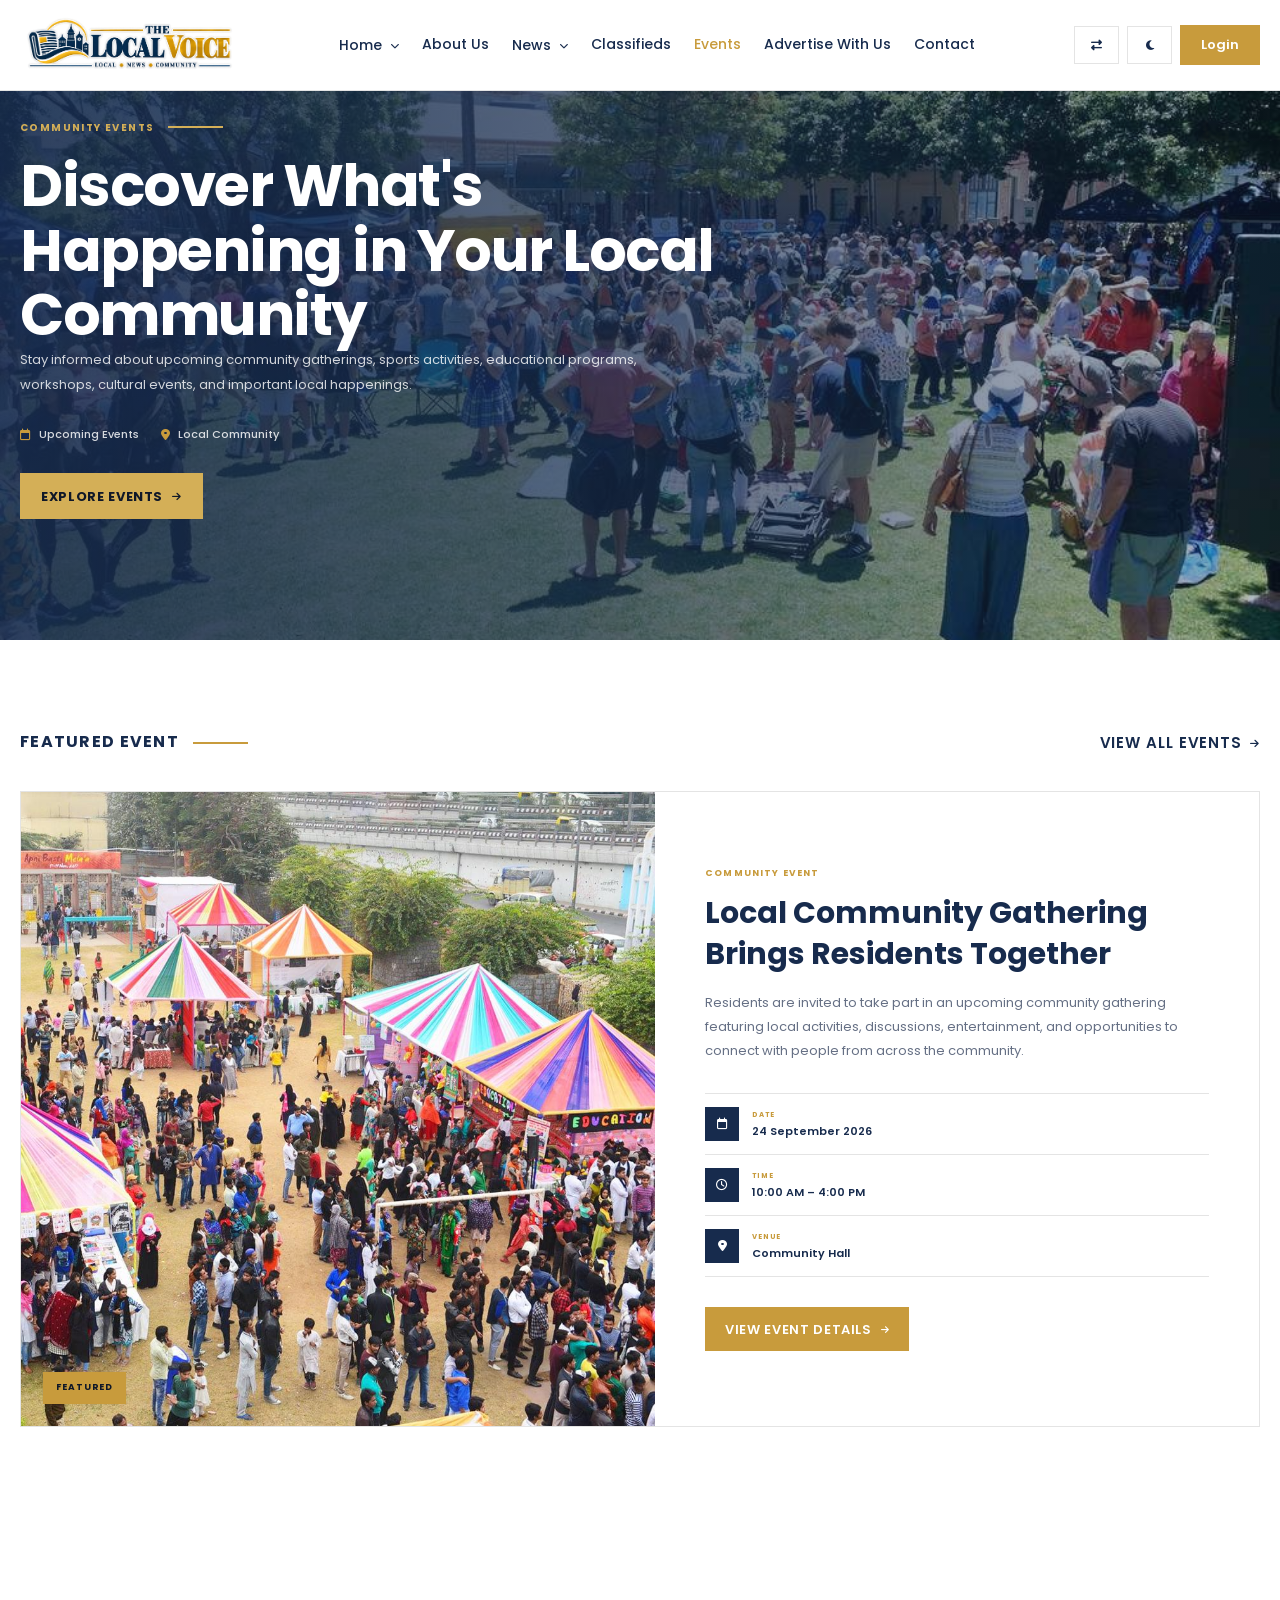
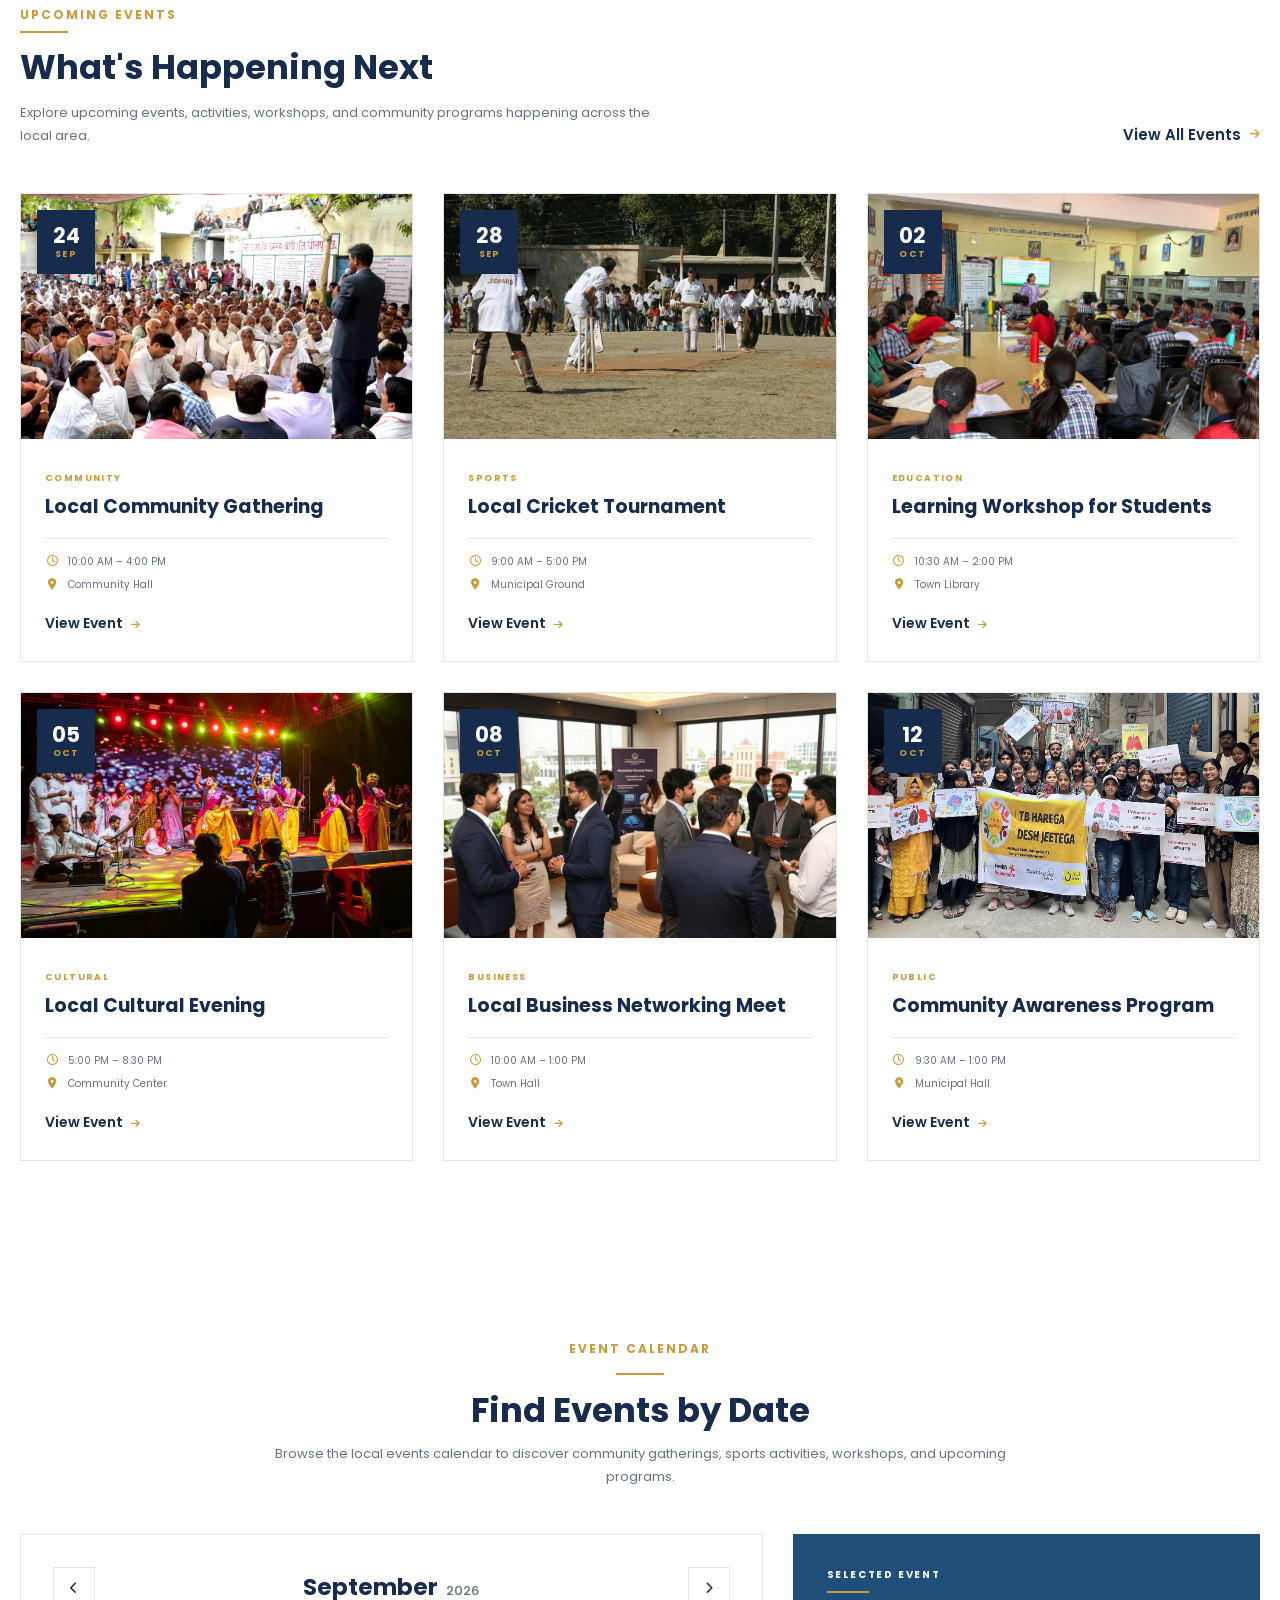
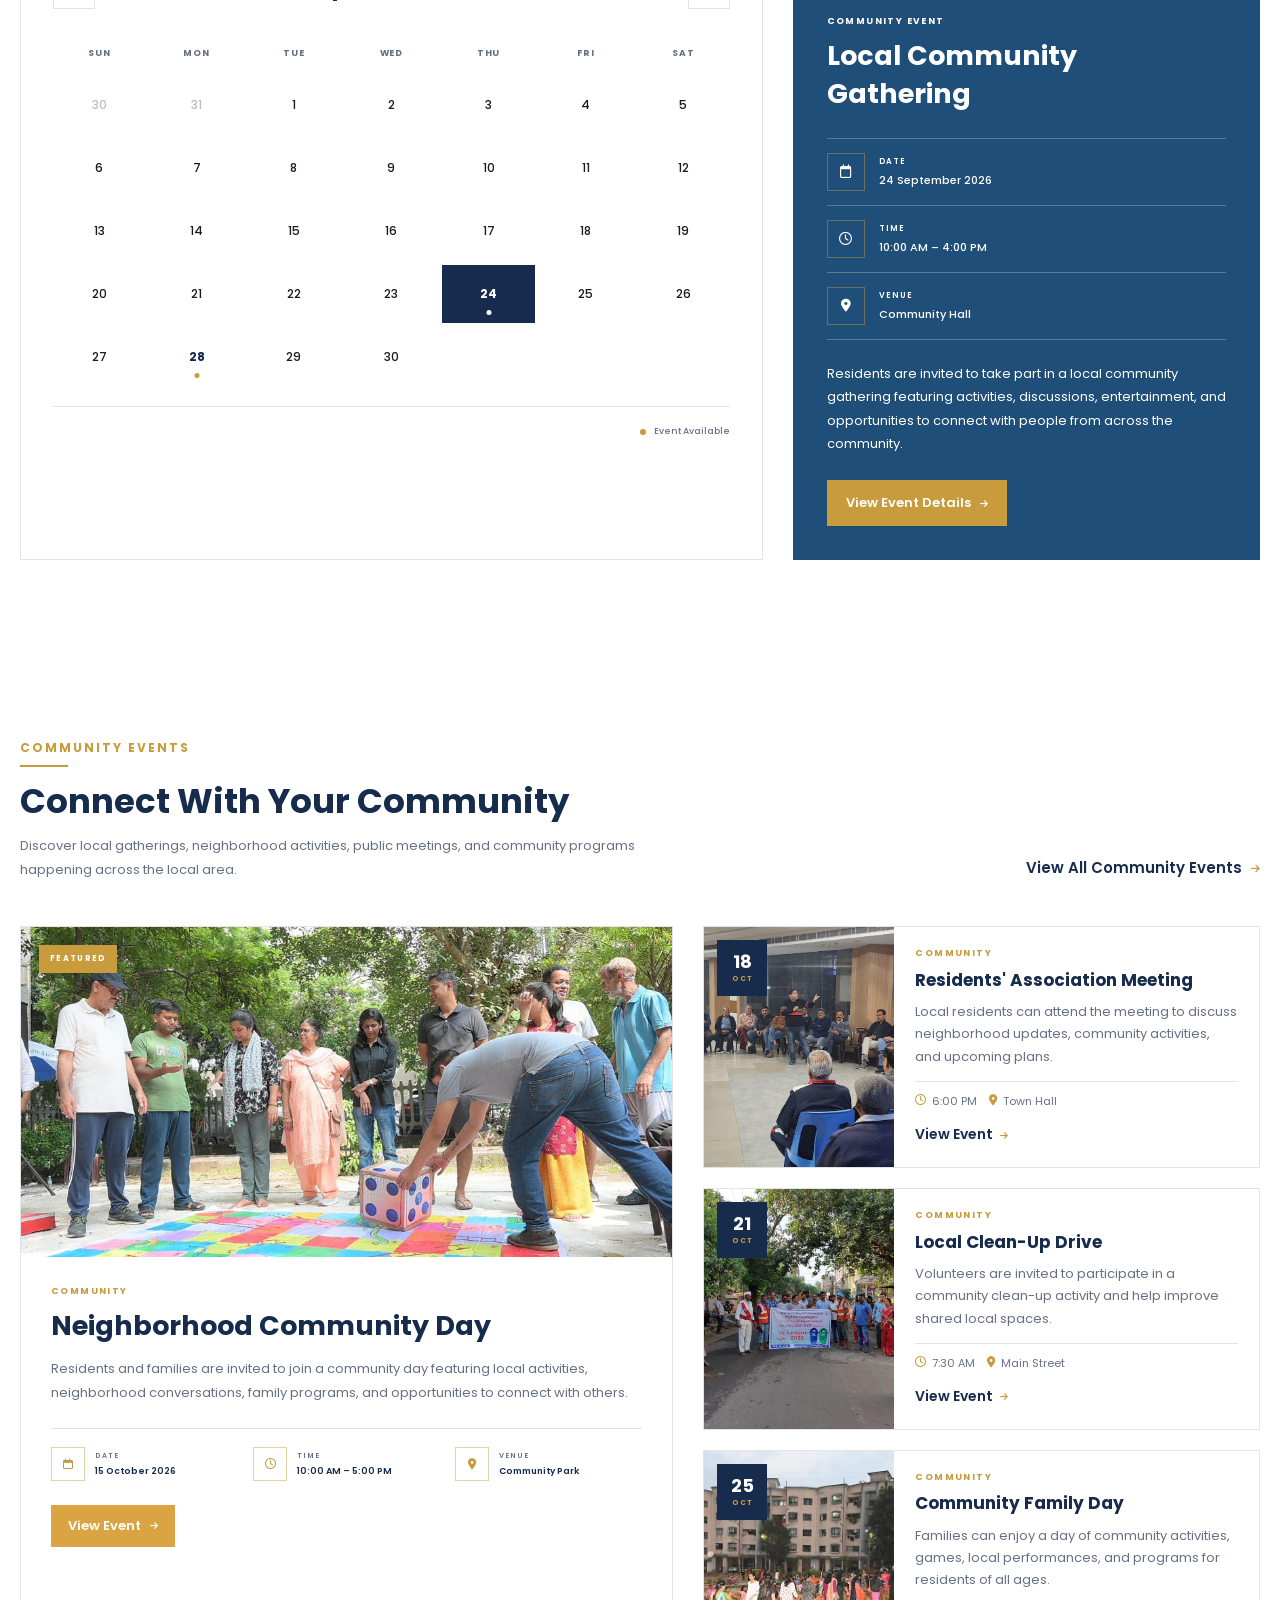
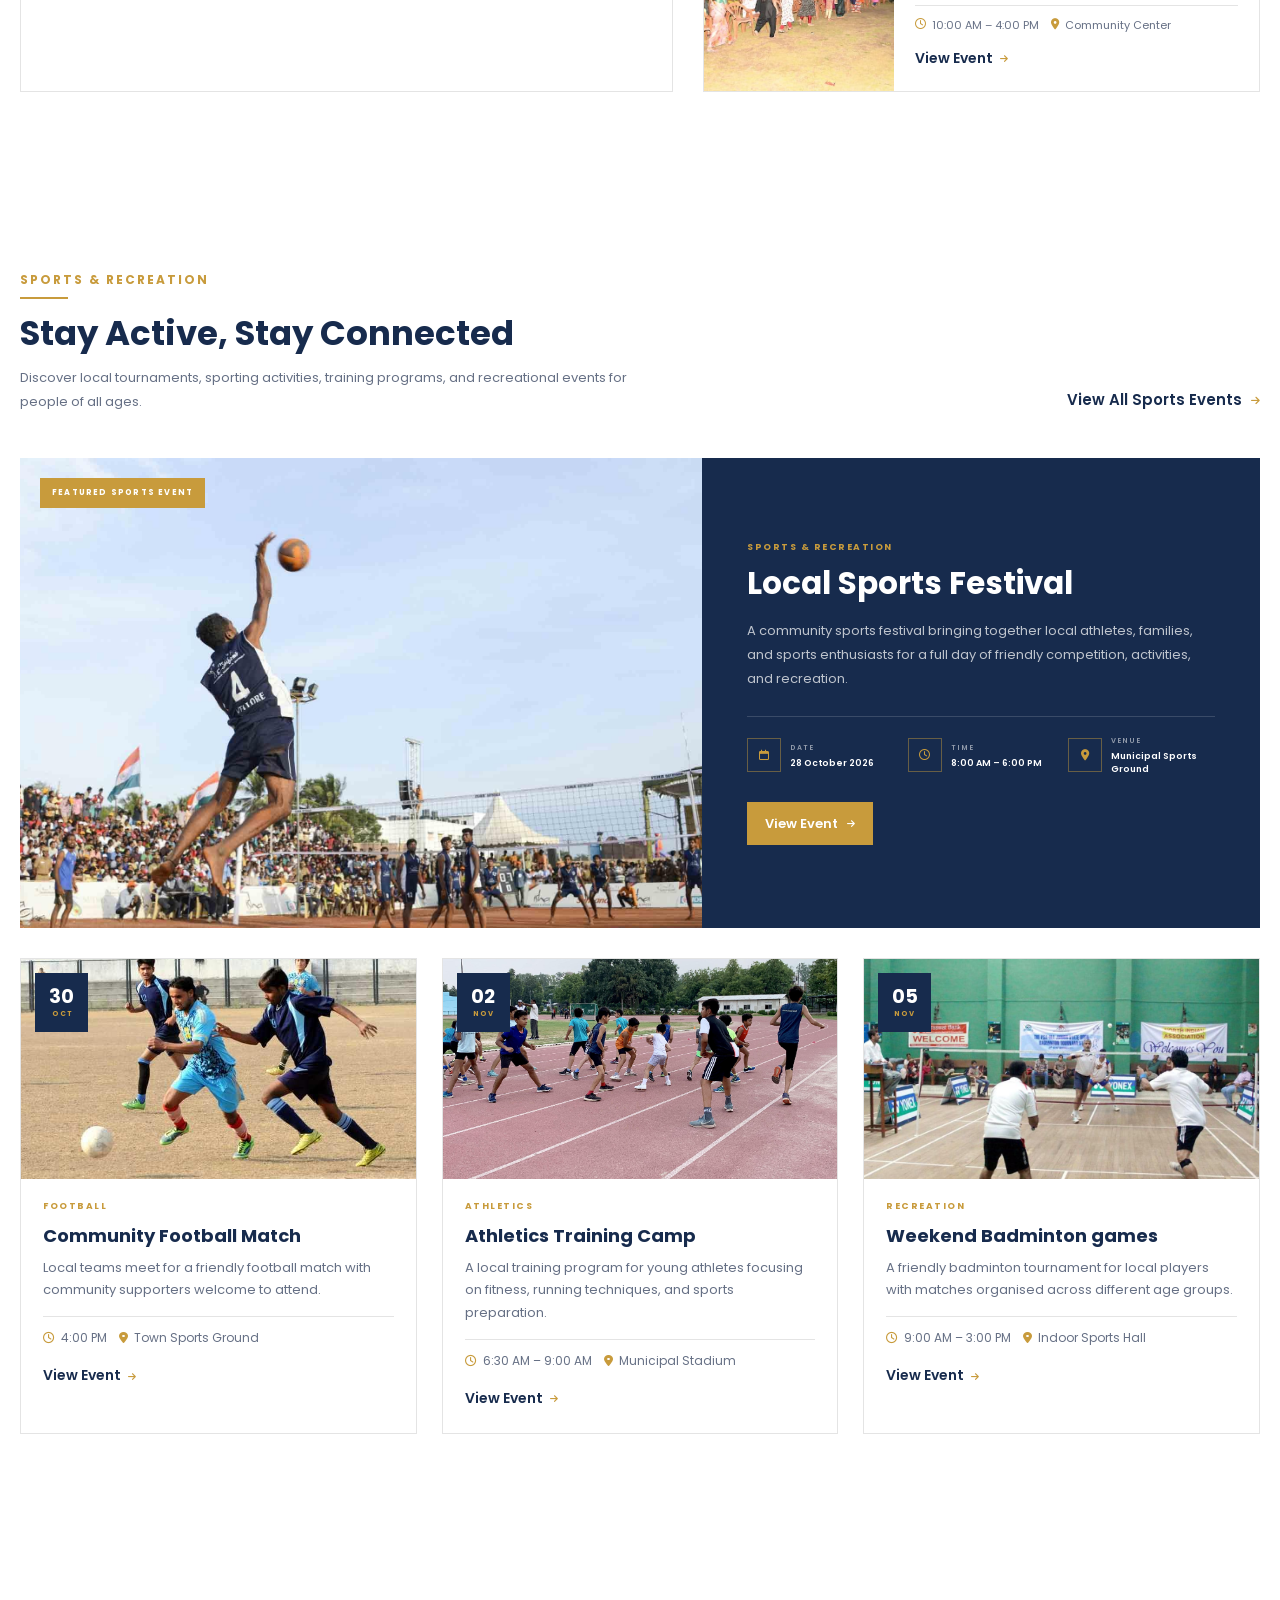
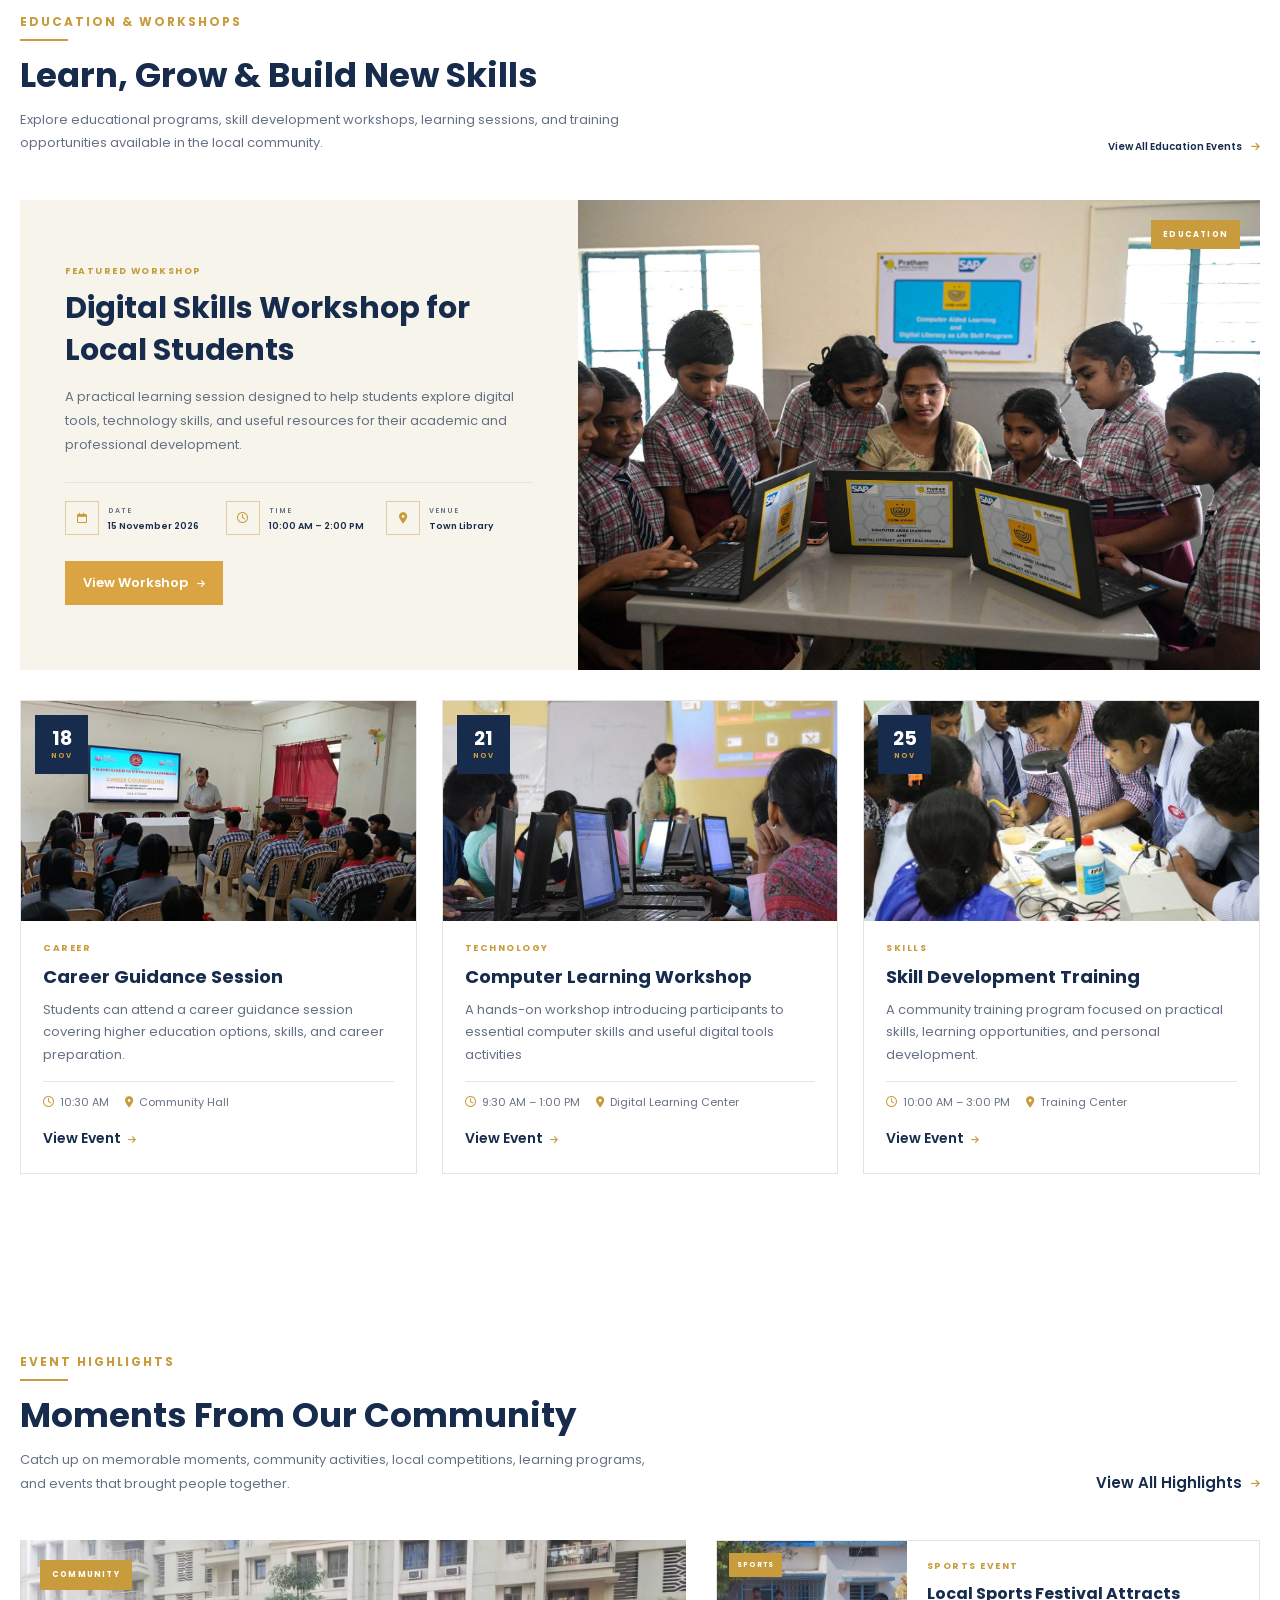
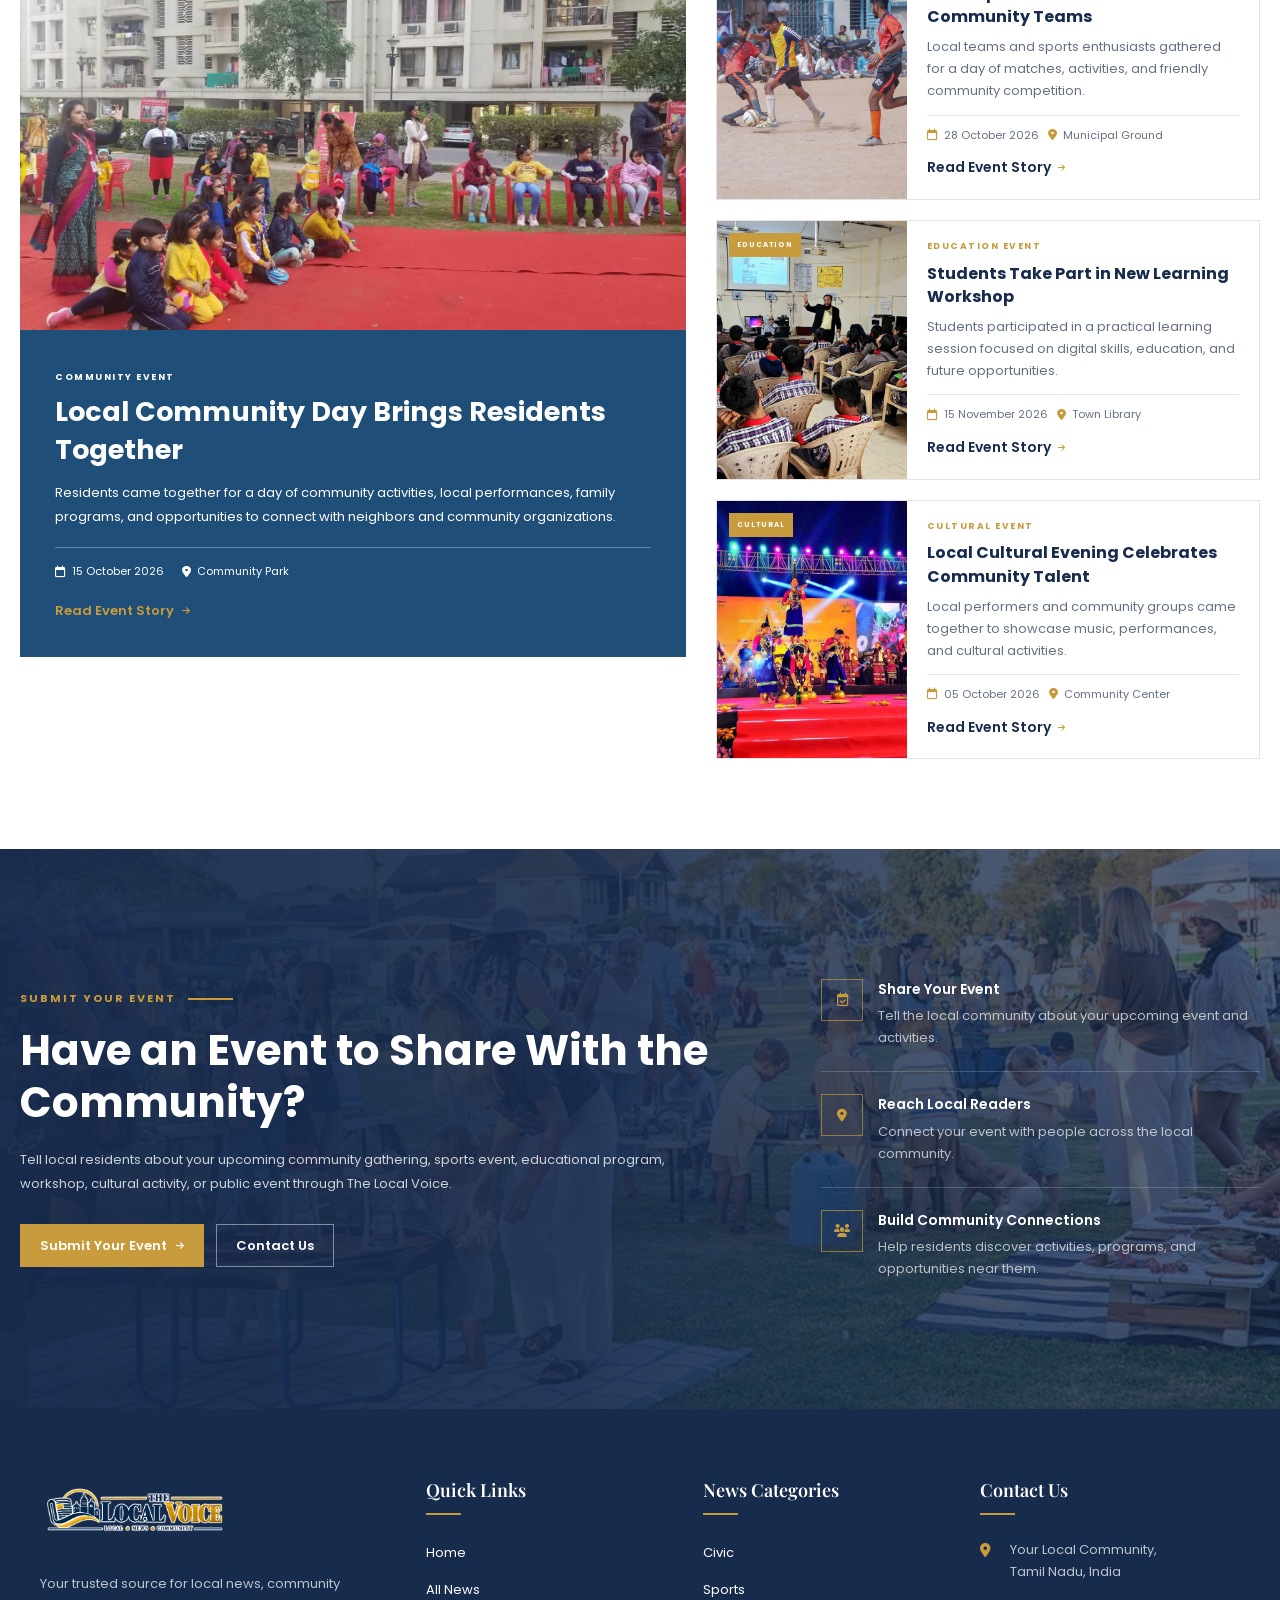
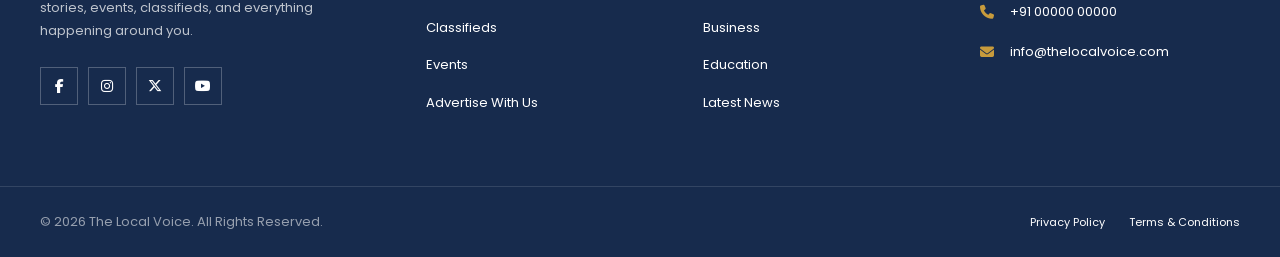
<file: events.html>
<!DOCTYPE html>
<html lang="en" dir="ltr">

<head>

    <!-- =====================================================
         BASIC META
    ====================================================== -->

    <meta charset="UTF-8">

    <meta
        name="viewport"
        content="width=device-width, initial-scale=1.0"
    >

    <meta
        name="description"
        content="The Local Voice - Local Newspaper and Community News Portal"
    >

    <meta
        name="keywords"
        content="local news, community news, newspaper, events, classifieds"
    >

    <meta
        name="author"
        content="The Local Voice"
    >


    <!-- =====================================================
         PAGE TITLE
    ====================================================== -->

    <title>
        The Local Voice | Local News & Community
    </title>
<link
    rel="icon"
    type="image/png"
    href="images/logo.png"
>

    <!-- =====================================================
         GOOGLE FONT
    ====================================================== -->

    <link
        rel="preconnect"
        href="https://fonts.googleapis.com"
    >

    <link
        rel="preconnect"
        href="https://fonts.gstatic.com"
        crossorigin
    >

    <link
        href="https://fonts.googleapis.com/css2?family=Playfair+Display:wght@500;600;700&family=Poppins:wght@400;500;600;700&display=swap"
        rel="stylesheet"
    >


    <!-- =====================================================
         FONT AWESOME
    ====================================================== -->

    <link
        rel="stylesheet"
        href="https://cdnjs.cloudflare.com/ajax/libs/font-awesome/6.5.2/css/all.min.css"
    >


    <!-- =====================================================
         MAIN CSS
    ====================================================== -->

    <link
        rel="stylesheet"
        href="css/style.css"
    >
    <link
        rel="stylesheet"
        href="css/responsive.css"
    >

</head>


<body>


    <!-- =====================================================
         HEADER START
    ====================================================== -->

    <header
        class="site-header"
        id="siteHeader"
    >

        <div class="header-container">


            <!-- =================================================
                 LOGO
            ================================================== -->

            <a
                href="index.html"
                class="site-logo"
                aria-label="The Local Voice Home"
            >

                <!-- Light Mode Logo -->

                <img
                    src="images/logo.png"
                    alt="The Local Voice"
                    class="logo-light"
                >


                <!-- Dark Mode Logo -->

                <img
                    src="images/logo.png"
                    alt="The Local Voice"
                    class="logo-dark"
                >

            </a>


            <!-- =================================================
                 DESKTOP NAVIGATION
            ================================================== -->

            <nav
                class="desktop-navigation"
                id="desktopNavigation"
                aria-label="Main Navigation"
            >


                <!-- =============================================
                     HOME DROPDOWN
                ============================================== -->

                <div class="nav-dropdown">

                    <button
                        type="button"
                        class="nav-dropdown-toggle"
                        aria-expanded="false"
                    >
                        Home

                        <i
                            class="fa-solid fa-chevron-down"
                            aria-hidden="true"
                        ></i>

                    </button>


                    <div class="nav-dropdown-menu">

                        <a href="index.html">
                            Home 1
                        </a>

                        <a href="home2.html">
                            Home 2
                        </a>

                    </div>

                </div>
                <a
                    href="about.html"
                    class="nav-link"
                >
                    About Us
                </a>


                <!-- =============================================
                     NEWS DROPDOWN
                ============================================== -->

                <div class="nav-dropdown">

                    <button
                        type="button"
                        class="nav-dropdown-toggle"
                        aria-expanded="false"
                    >
                        News

                        <i
                            class="fa-solid fa-chevron-down"
                            aria-hidden="true"
                        ></i>

                    </button>


                    <div class="nav-dropdown-menu">

                        

                        <a href="civic.html">
                            Civic
                        </a>

                        <a href="sports.html">
                            Sports
                        </a>

                        <a href="business.html">
                            Business
                        </a>

                        <a href="education.html">
                            Education
                        </a>

                    </div>

                </div>


                <!-- =============================================
                     NORMAL NAVIGATION LINKS
                ============================================== -->

                <a
                    href="classifieds.html"
                    class="nav-link"
                >
                    Classifieds
                </a>


                <a
                    href="events.html"
                    class="nav-link active"
                >
                    Events
                </a>


                <a
                    href="advertise.html"
                    class="nav-link"
                >
                    Advertise With Us
                </a>


                <a
                    href="contact.html"
                    class="nav-link"
                >
                    Contact
                </a>

            </nav>


            <!-- =================================================
                 HEADER ACTIONS
            ================================================== -->

            <div class="header-actions">

    <button
        type="button"
        class="header-action-btn rtl-toggle"
        id="rtlToggle"
        aria-label="Switch text direction"
        title="RTL"
    >
        <i class="fa-solid fa-right-left"></i>
    </button>

    <button
        type="button"
        class="header-action-btn dark-toggle"
        id="darkToggle"
        aria-label="Toggle dark mode"
        title="Dark Mode"
    >
        <i class="fa-solid fa-moon"></i>
    </button>

    <a
        href="login.html"
        class="login-btn"
    >
        Login
    </a>

</div>

            <!-- =================================================
                 HAMBURGER BUTTON
            ================================================== -->

            <button
                type="button"
                class="hamburger-btn"
                id="hamburgerBtn"
                aria-label="Open navigation menu"
                aria-expanded="false"
            >

                <i
                    class="fa-solid fa-bars"
                    aria-hidden="true"
                ></i>

            </button>

        </div>


        <!-- =====================================================
             MOBILE NAVIGATION
        ====================================================== -->

        <div
            class="mobile-navigation"
            id="mobileNavigation"
        >

            <div class="mobile-navigation-inner">


                <!-- =============================================
                     MOBILE HOME DROPDOWN
                ============================================== -->

                <div class="mobile-dropdown">

                    <button
                        type="button"
                        class="mobile-dropdown-toggle"
                        aria-expanded="false"
                    >
                        Home

                        <i
                            class="fa-solid fa-chevron-down"
                            aria-hidden="true"
                        ></i>

                    </button>


                    <div class="mobile-dropdown-menu">

                        <a href="index.html">
                            Home 1
                        </a>

                        <a href="home2.html">
                            Home 2
                        </a>

                    </div>

                </div>
                <a
                    href="about.html"
                    class="mobile-nav-link"
                >
                    About Us
                </a>


                <!-- =============================================
                     MOBILE NEWS DROPDOWN
                ============================================== -->

                <div class="mobile-dropdown">

                    <button
                        type="button"
                        class="mobile-dropdown-toggle"
                        aria-expanded="false"
                    >
                        News

                        <i
                            class="fa-solid fa-chevron-down"
                            aria-hidden="true"
                        ></i>

                    </button>


                    <div class="mobile-dropdown-menu">

                        

                        <a href="civic.html">
                            Civic
                        </a>

                        <a href="sports.html">
                            Sports
                        </a>

                        <a href="business.html">
                            Business
                        </a>

                        <a href="education.html">
                            Education
                        </a>

                    </div>

                </div>


                <!-- =============================================
                     MOBILE NORMAL LINKS
                ============================================== -->

                <a
                    href="classifieds.html"
                    class="mobile-nav-link"
                >
                    Classifieds
                </a>


                <a
                    href="events.html"
                    class="mobile-nav-link active"
                >
                    Events
                </a>


                <a
                    href="advertise.html"
                    class="mobile-nav-link"
                >
                    Advertise With Us
                </a>


                <a
                    href="contact.html"
                    class="mobile-nav-link"
                >
                    Contact
                </a>


                <!-- =============================================
                     MOBILE ACTIONS
                ============================================== -->

                <div class="mobile-actions">

    <button
        type="button"
        class="mobile-action-btn"
        id="mobileRtlToggle"
        aria-label="Switch text direction"
        title="RTL"
    >
        <i class="fa-solid fa-right-left"></i>
    </button>

    <button
        type="button"
        class="mobile-action-btn"
        id="mobileDarkToggle"
        aria-label="Toggle dark mode"
        title="Dark Mode"
    >
        <i class="fa-solid fa-moon"></i>
    </button>

    <a
        href="login.html"
        class="mobile-login-btn"
    >
        Login
    </a>

</div>
            </div>

        </div>

    </header>


    <!-- =====================================================
         HEADER END
    ====================================================== -->


    <!-- =====================================================
         MAIN CONTENT START
         We will add this later.
    ====================================================== -->

    <main>
<!-- =========================================================
     EVENTS SECTION 1 — HERO
========================================================= -->

<section class="events-hero" id="eventsHero">

    <div class="events-hero-overlay"></div>

    <div class="events-hero-container">

        <div class="events-hero-content">

            <!-- =================================================
                 HERO LABEL
            ================================================== -->

            <div class="events-hero-label">

                <span class="events-hero-eyebrow">
                    COMMUNITY EVENTS
                </span>

                <span class="events-hero-line"></span>

            </div>


            <!-- =================================================
                 HERO TITLE
            ================================================== -->

            <h1 class="events-hero-title">
                Discover What's Happening in Your Local Community
            </h1>


            <!-- =================================================
                 HERO DESCRIPTION
            ================================================== -->

            <p class="events-hero-description">
                Stay informed about upcoming community gatherings,
                sports activities, educational programs, workshops,
                cultural events, and important local happenings.
            </p>


            <!-- =================================================
                 HERO META
            ================================================== -->

            <div class="events-hero-meta">

                <span>
                    <i class="fa-regular fa-calendar"></i>
                    Upcoming Events
                </span>

                <span>
                    <i class="fa-solid fa-location-dot"></i>
                    Local Community
                </span>

            </div>


            <!-- =================================================
                 HERO ACTION
            ================================================== -->

            <a
                href="#upcomingEvents"
                class="events-hero-button"
            >
                <span>Explore Events</span>

                <i
                    class="fa-solid fa-arrow-right"
                    aria-hidden="true"
                ></i>

            </a>

        </div>

    </div>

</section>
<!-- =========================================================
     EVENTS SECTION 2 — FEATURED EVENT
========================================================= -->

<section class="events-featured" id="featuredEvent">

    <div class="events-featured-container">

        <!-- =================================================
             SECTION HEADER
        ================================================== -->

        <div class="events-featured-header">

            <div class="events-featured-title-wrap">

                <span class="events-featured-eyebrow">
                    FEATURED EVENT
                </span>

                <span class="events-featured-line"></span>

            </div>

            <a
                href="events.html"
                class="events-featured-view-all"
            >
                <span>View All Events</span>
                <i class="fa-solid fa-arrow-right"></i>
            </a>

        </div>


        <!-- =================================================
             FEATURED EVENT LAYOUT
        ================================================== -->

        <article class="events-featured-card">


            <!-- =================================================
                 EVENT IMAGE
            ================================================== -->

            <div class="events-featured-image">

                <img
                    src="images/events-featured.jpg"
                    alt="Featured community event"
                >

                <span class="events-featured-badge">
                    FEATURED
                </span>

            </div>


            <!-- =================================================
                 EVENT CONTENT
            ================================================== -->

            <div class="events-featured-content">

                <span class="events-featured-category">
                    COMMUNITY EVENT
                </span>


                <h2 class="events-featured-title">
                    Local Community Gathering Brings Residents Together
                </h2>


                <p class="events-featured-description">
                    Residents are invited to take part in an upcoming
                    community gathering featuring local activities,
                    discussions, entertainment, and opportunities to
                    connect with people from across the community.
                </p>


                <!-- =================================================
                     EVENT INFORMATION
                ================================================== -->

                <div class="events-featured-info">


                    <!-- DATE -->

                    <div class="events-featured-info-item">

                        <div class="events-featured-info-icon">
                            <i class="fa-regular fa-calendar"></i>
                        </div>

                        <div class="events-featured-info-text">

                            <span>
                                DATE
                            </span>

                            <strong>
                                24 September 2026
                            </strong>

                        </div>

                    </div>


                    <!-- TIME -->

                    <div class="events-featured-info-item">

                        <div class="events-featured-info-icon">
                            <i class="fa-regular fa-clock"></i>
                        </div>

                        <div class="events-featured-info-text">

                            <span>
                                TIME
                            </span>

                            <strong>
                                10:00 AM – 4:00 PM
                            </strong>

                        </div>

                    </div>


                    <!-- VENUE -->

                    <div class="events-featured-info-item">

                        <div class="events-featured-info-icon">
                            <i class="fa-solid fa-location-dot"></i>
                        </div>

                        <div class="events-featured-info-text">

                            <span>
                                VENUE
                            </span>

                            <strong>
                                Community Hall
                            </strong>

                        </div>

                    </div>


                </div>


                <!-- =================================================
                     EVENT ACTION
                ================================================== -->

                <div class="events-featured-action">

                    <a
                        href="#"
                        class="events-featured-button"
                    >
                        <span>View Event Details</span>

                        <i
                            class="fa-solid fa-arrow-right"
                            aria-hidden="true"
                        ></i>

                    </a>

                </div>

            </div>

        </article>

    </div>

</section>
<!-- =========================================================
     EVENTS SECTION 3 — UPCOMING EVENTS
========================================================= -->

<section class="events-upcoming" id="upcomingEvents">

    <div class="events-upcoming-container">

        <!-- =================================================
             SECTION HEADER
        ================================================== -->

        <div class="events-upcoming-header">

            <div class="events-upcoming-title-wrap">

                <span class="events-upcoming-eyebrow">
                    UPCOMING EVENTS
                </span>

                <span class="events-upcoming-line"></span>

                <h2 class="events-upcoming-title">
                    What's Happening Next
                </h2>

                <p class="events-upcoming-description">
                    Explore upcoming events, activities, workshops,
                    and community programs happening across the local area.
                </p>

            </div>

            <a href="events.html" class="events-upcoming-view-all">
                <span>View All Events</span>
                <i class="fa-solid fa-arrow-right" aria-hidden="true"></i>
            </a>

        </div>


        <!-- =================================================
             UPCOMING EVENTS GRID
        ================================================== -->

        <div class="events-upcoming-grid">


            <!-- =================================================
                 EVENT 1 — COMMUNITY
            ================================================== -->

            <article class="events-upcoming-card">

                <div class="events-upcoming-image">

                    <img
                        src="images/events-upcoming-community.jpg"
                        alt="Local community gathering"
                    >

                    <div class="events-upcoming-date">

                        <span class="events-upcoming-date-day">
                            24
                        </span>

                        <span class="events-upcoming-date-month">
                            SEP
                        </span>

                    </div>

                </div>


                <div class="events-upcoming-content">

                    <span class="events-upcoming-category">
                        COMMUNITY
                    </span>

                    <h3 class="events-upcoming-card-title">
                        Local Community Gathering
                    </h3>

                    <div class="events-upcoming-meta">

                        <span>
                            <i class="fa-regular fa-clock"></i>
                            10:00 AM – 4:00 PM
                        </span>

                        <span>
                            <i class="fa-solid fa-location-dot"></i>
                            Community Hall
                        </span>

                    </div>

                    <a href="#" class="events-upcoming-link">
                        <span>View Event</span>
                        <i
                            class="fa-solid fa-arrow-right"
                            aria-hidden="true"
                        ></i>
                    </a>

                </div>

            </article>



            <!-- =================================================
                 EVENT 2 — SPORTS
            ================================================== -->

            <article class="events-upcoming-card">

                <div class="events-upcoming-image">

                    <img
                        src="images/events-upcoming-sports.jpg"
                        alt="Local cricket tournament"
                    >

                    <div class="events-upcoming-date">

                        <span class="events-upcoming-date-day">
                            28
                        </span>

                        <span class="events-upcoming-date-month">
                            SEP
                        </span>

                    </div>

                </div>


                <div class="events-upcoming-content">

                    <span class="events-upcoming-category">
                        SPORTS
                    </span>

                    <h3 class="events-upcoming-card-title">
                        Local Cricket Tournament
                    </h3>

                    <div class="events-upcoming-meta">

                        <span>
                            <i class="fa-regular fa-clock"></i>
                            9:00 AM – 5:00 PM
                        </span>

                        <span>
                            <i class="fa-solid fa-location-dot"></i>
                            Municipal Ground
                        </span>

                    </div>

                    <a href="#" class="events-upcoming-link">
                        <span>View Event</span>
                        <i
                            class="fa-solid fa-arrow-right"
                            aria-hidden="true"
                        ></i>
                    </a>

                </div>

            </article>



            <!-- =================================================
                 EVENT 3 — EDUCATION
            ================================================== -->

            <article class="events-upcoming-card">

                <div class="events-upcoming-image">

                    <img
                        src="images/events-upcoming-education.jpg"
                        alt="Learning workshop for students"
                    >

                    <div class="events-upcoming-date">

                        <span class="events-upcoming-date-day">
                            02
                        </span>

                        <span class="events-upcoming-date-month">
                            OCT
                        </span>

                    </div>

                </div>


                <div class="events-upcoming-content">

                    <span class="events-upcoming-category">
                        EDUCATION
                    </span>

                    <h3 class="events-upcoming-card-title">
                        Learning Workshop for Students
                    </h3>

                    <div class="events-upcoming-meta">

                        <span>
                            <i class="fa-regular fa-clock"></i>
                            10:30 AM – 2:00 PM
                        </span>

                        <span>
                            <i class="fa-solid fa-location-dot"></i>
                            Town Library
                        </span>

                    </div>

                    <a href="#" class="events-upcoming-link">
                        <span>View Event</span>
                        <i
                            class="fa-solid fa-arrow-right"
                            aria-hidden="true"
                        ></i>
                    </a>

                </div>

            </article>



            <!-- =================================================
                 EVENT 4 — CULTURAL
            ================================================== -->

            <article class="events-upcoming-card">

                <div class="events-upcoming-image">

                    <img
                        src="images/events-upcoming-cultural.jpg"
                        alt="Local cultural evening"
                    >

                    <div class="events-upcoming-date">

                        <span class="events-upcoming-date-day">
                            05
                        </span>

                        <span class="events-upcoming-date-month">
                            OCT
                        </span>

                    </div>

                </div>


                <div class="events-upcoming-content">

                    <span class="events-upcoming-category">
                        CULTURAL
                    </span>

                    <h3 class="events-upcoming-card-title">
                        Local Cultural Evening
                    </h3>

                    <div class="events-upcoming-meta">

                        <span>
                            <i class="fa-regular fa-clock"></i>
                            5:00 PM – 8:30 PM
                        </span>

                        <span>
                            <i class="fa-solid fa-location-dot"></i>
                            Community Center
                        </span>

                    </div>

                    <a href="#" class="events-upcoming-link">
                        <span>View Event</span>
                        <i
                            class="fa-solid fa-arrow-right"
                            aria-hidden="true"
                        ></i>
                    </a>

                </div>

            </article>



            <!-- =================================================
                 EVENT 5 — BUSINESS
            ================================================== -->

            <article class="events-upcoming-card">

                <div class="events-upcoming-image">

                    <img
                        src="images/events-upcoming-business.jpg"
                        alt="Local business networking meeting"
                    >

                    <div class="events-upcoming-date">

                        <span class="events-upcoming-date-day">
                            08
                        </span>

                        <span class="events-upcoming-date-month">
                            OCT
                        </span>

                    </div>

                </div>


                <div class="events-upcoming-content">

                    <span class="events-upcoming-category">
                        BUSINESS
                    </span>

                    <h3 class="events-upcoming-card-title">
                        Local Business Networking Meet
                    </h3>

                    <div class="events-upcoming-meta">

                        <span>
                            <i class="fa-regular fa-clock"></i>
                            10:00 AM – 1:00 PM
                        </span>

                        <span>
                            <i class="fa-solid fa-location-dot"></i>
                            Town Hall
                        </span>

                    </div>

                    <a href="#" class="events-upcoming-link">
                        <span>View Event</span>
                        <i
                            class="fa-solid fa-arrow-right"
                            aria-hidden="true"
                        ></i>
                    </a>

                </div>

            </article>



            <!-- =================================================
                 EVENT 6 — PUBLIC
            ================================================== -->

            <article class="events-upcoming-card">

                <div class="events-upcoming-image">

                    <img
                        src="images/events-upcoming-public.jpg"
                        alt="Community awareness program"
                    >

                    <div class="events-upcoming-date">

                        <span class="events-upcoming-date-day">
                            12
                        </span>

                        <span class="events-upcoming-date-month">
                            OCT
                        </span>

                    </div>

                </div>


                <div class="events-upcoming-content">

                    <span class="events-upcoming-category">
                        PUBLIC
                    </span>

                    <h3 class="events-upcoming-card-title">
                        Community Awareness Program
                    </h3>

                    <div class="events-upcoming-meta">

                        <span>
                            <i class="fa-regular fa-clock"></i>
                            9:30 AM – 1:00 PM
                        </span>

                        <span>
                            <i class="fa-solid fa-location-dot"></i>
                            Municipal Hall
                        </span>

                    </div>

                    <a href="#" class="events-upcoming-link">
                        <span>View Event</span>
                        <i
                            class="fa-solid fa-arrow-right"
                            aria-hidden="true"
                        ></i>
                    </a>

                </div>

            </article>


        </div>

    </div>

</section>
<!-- =========================================================
     EVENTS SECTION 4 — EVENTS CALENDAR
========================================================= -->

<section class="events-calendar" id="eventsCalendar">

    <div class="events-calendar-container">

        <!-- =================================================
             SECTION HEADER
        ================================================== -->

        <div class="events-calendar-header">

            <div class="events-calendar-title-wrap">

                <span class="events-calendar-eyebrow">
                    EVENT CALENDAR
                </span>

                <span class="events-calendar-line"></span>

                <h2 class="events-calendar-title">
                    Find Events by Date
                </h2>

                <p class="events-calendar-description">
                    Browse the local events calendar to discover
                    community gatherings, sports activities,
                    workshops, and upcoming programs.
                </p>

            </div>

        </div>


        <!-- =================================================
             CALENDAR LAYOUT
        ================================================== -->

        <div class="events-calendar-layout">


            <!-- =================================================
                 CALENDAR PANEL
            ================================================== -->

            <div class="events-calendar-panel">

                <!-- CALENDAR HEADER -->

                <div class="events-calendar-top">

                    <button
                        type="button"
                        class="events-calendar-nav events-calendar-prev"
                        id="eventsCalendarPrev"
                        aria-label="Previous month"
                    >
                        <i class="fa-solid fa-chevron-left"></i>
                    </button>


                    <div class="events-calendar-month-wrap">

                        <span
                            class="events-calendar-month"
                            id="eventsCalendarMonth"
                        >
                            September
                        </span>

                        <span
                            class="events-calendar-year"
                            id="eventsCalendarYear"
                        >
                            2026
                        </span>

                    </div>


                    <button
                        type="button"
                        class="events-calendar-nav events-calendar-next"
                        id="eventsCalendarNext"
                        aria-label="Next month"
                    >
                        <i class="fa-solid fa-chevron-right"></i>
                    </button>

                </div>


                <!-- CALENDAR WEEKDAYS -->

                <div class="events-calendar-weekdays">

                    <span>Sun</span>
                    <span>Mon</span>
                    <span>Tue</span>
                    <span>Wed</span>
                    <span>Thu</span>
                    <span>Fri</span>
                    <span>Sat</span>

                </div>


                <!-- CALENDAR DAYS -->

                <div
                    class="events-calendar-days"
                    id="eventsCalendarDays"
                >

                    <!-- Previous month -->

                    <button
                        type="button"
                        class="events-calendar-day is-muted"
                        disabled
                    >
                        30
                    </button>

                    <button
                        type="button"
                        class="events-calendar-day is-muted"
                        disabled
                    >
                        31
                    </button>


                    <!-- September 2026 -->

                    <button
                        type="button"
                        class="events-calendar-day"
                        data-date="2026-09-01"
                    >
                        1
                    </button>

                    <button
                        type="button"
                        class="events-calendar-day"
                        data-date="2026-09-02"
                    >
                        2
                    </button>

                    <button
                        type="button"
                        class="events-calendar-day"
                        data-date="2026-09-03"
                    >
                        3
                    </button>

                    <button
                        type="button"
                        class="events-calendar-day"
                        data-date="2026-09-04"
                    >
                        4
                    </button>

                    <button
                        type="button"
                        class="events-calendar-day"
                        data-date="2026-09-05"
                    >
                        5
                    </button>

                    <button
                        type="button"
                        class="events-calendar-day"
                        data-date="2026-09-06"
                    >
                        6
                    </button>

                    <button
                        type="button"
                        class="events-calendar-day"
                        data-date="2026-09-07"
                    >
                        7
                    </button>

                    <button
                        type="button"
                        class="events-calendar-day"
                        data-date="2026-09-08"
                    >
                        8
                    </button>

                    <button
                        type="button"
                        class="events-calendar-day"
                        data-date="2026-09-09"
                    >
                        9
                    </button>

                    <button
                        type="button"
                        class="events-calendar-day"
                        data-date="2026-09-10"
                    >
                        10
                    </button>

                    <button
                        type="button"
                        class="events-calendar-day"
                        data-date="2026-09-11"
                    >
                        11
                    </button>

                    <button
                        type="button"
                        class="events-calendar-day"
                        data-date="2026-09-12"
                    >
                        12
                    </button>

                    <button
                        type="button"
                        class="events-calendar-day"
                        data-date="2026-09-13"
                    >
                        13
                    </button>

                    <button
                        type="button"
                        class="events-calendar-day"
                        data-date="2026-09-14"
                    >
                        14
                    </button>

                    <button
                        type="button"
                        class="events-calendar-day"
                        data-date="2026-09-15"
                    >
                        15
                    </button>

                    <button
                        type="button"
                        class="events-calendar-day"
                        data-date="2026-09-16"
                    >
                        16
                    </button>

                    <button
                        type="button"
                        class="events-calendar-day"
                        data-date="2026-09-17"
                    >
                        17
                    </button>

                    <button
                        type="button"
                        class="events-calendar-day"
                        data-date="2026-09-18"
                    >
                        18
                    </button>

                    <button
                        type="button"
                        class="events-calendar-day"
                        data-date="2026-09-19"
                    >
                        19
                    </button>

                    <button
                        type="button"
                        class="events-calendar-day"
                        data-date="2026-09-20"
                    >
                        20
                    </button>

                    <button
                        type="button"
                        class="events-calendar-day"
                        data-date="2026-09-21"
                    >
                        21
                    </button>

                    <button
                        type="button"
                        class="events-calendar-day"
                        data-date="2026-09-22"
                    >
                        22
                    </button>

                    <button
                        type="button"
                        class="events-calendar-day"
                        data-date="2026-09-23"
                    >
                        23
                    </button>

                    <!-- EVENT DATE -->

                    <button
                        type="button"
                        class="events-calendar-day has-event is-selected"
                        data-date="2026-09-24"
                        data-event="community"
                    >
                        <span>24</span>
                        <i class="events-calendar-dot"></i>
                    </button>

                    <button
                        type="button"
                        class="events-calendar-day"
                        data-date="2026-09-25"
                    >
                        25
                    </button>

                    <button
                        type="button"
                        class="events-calendar-day"
                        data-date="2026-09-26"
                    >
                        26
                    </button>

                    <button
                        type="button"
                        class="events-calendar-day"
                        data-date="2026-09-27"
                    >
                        27
                    </button>

                    <!-- EVENT DATE -->

                    <button
                        type="button"
                        class="events-calendar-day has-event"
                        data-date="2026-09-28"
                        data-event="sports"
                    >
                        <span>28</span>
                        <i class="events-calendar-dot"></i>
                    </button>

                    <button
                        type="button"
                        class="events-calendar-day"
                        data-date="2026-09-29"
                    >
                        29
                    </button>

                    <button
                        type="button"
                        class="events-calendar-day"
                        data-date="2026-09-30"
                    >
                        30
                    </button>

                </div>


                <!-- CALENDAR LEGEND -->

                <div class="events-calendar-legend">

                    <span class="events-calendar-legend-item">

                        <span class="events-calendar-legend-dot"></span>

                        Event Available

                    </span>

                </div>

            </div>



            <!-- =================================================
                 EVENT DETAILS PANEL
            ================================================== -->

            <aside class="events-calendar-details">

                <div class="events-calendar-details-header">

                    <span class="events-calendar-details-eyebrow">
                        SELECTED EVENT
                    </span>

                    <span class="events-calendar-details-line"></span>

                </div>


                <!-- EVENT CATEGORY -->

                <span
                    class="events-calendar-details-category"
                    id="eventsCalendarCategory"
                >
                    COMMUNITY EVENT
                </span>


                <!-- EVENT TITLE -->

                <h3
                    class="events-calendar-details-title"
                    id="eventsCalendarTitle"
                >
                    Local Community Gathering
                </h3>


                <!-- EVENT DATE -->

                <div class="events-calendar-details-item">

                    <div class="events-calendar-details-icon">

                        <i class="fa-regular fa-calendar"></i>

                    </div>

                    <div class="events-calendar-details-text">

                        <span>DATE</span>

                        <strong id="eventsCalendarDate">
                            24 September 2026
                        </strong>

                    </div>

                </div>


                <!-- EVENT TIME -->

                <div class="events-calendar-details-item">

                    <div class="events-calendar-details-icon">

                        <i class="fa-regular fa-clock"></i>

                    </div>

                    <div class="events-calendar-details-text">

                        <span>TIME</span>

                        <strong id="eventsCalendarTime">
                            10:00 AM – 4:00 PM
                        </strong>

                    </div>

                </div>


                <!-- EVENT VENUE -->

                <div class="events-calendar-details-item">

                    <div class="events-calendar-details-icon">

                        <i class="fa-solid fa-location-dot"></i>

                    </div>

                    <div class="events-calendar-details-text">

                        <span>VENUE</span>

                        <strong id="eventsCalendarVenue">
                            Community Hall
                        </strong>

                    </div>

                </div>


                <!-- EVENT DESCRIPTION -->

                <p
                    class="events-calendar-details-description"
                    id="eventsCalendarDescription"
                >
                    Residents are invited to take part in a local
                    community gathering featuring activities,
                    discussions, entertainment, and opportunities
                    to connect with people from across the community.
                </p>


                <!-- EVENT BUTTON -->

                <a
                    href="#"
                    class="events-calendar-details-button"
                    id="eventsCalendarDetailsButton"
                >
                    <span>View Event Details</span>

                    <i
                        class="fa-solid fa-arrow-right"
                        aria-hidden="true"
                    ></i>

                </a>

            </aside>

        </div>

    </div>

</section>
<!-- =========================================================
     EVENTS SECTION 5 — COMMUNITY EVENTS
========================================================= -->

<section class="events-community" id="communityEvents">

    <div class="events-community-container">

        <!-- =================================================
             SECTION HEADER
        ================================================== -->

        <div class="events-community-header">

            <div class="events-community-title-wrap">

                <span class="events-community-eyebrow">
                    COMMUNITY EVENTS
                </span>

                <span class="events-community-line"></span>

                <h2 class="events-community-title">
                    Connect With Your Community
                </h2>

                <p class="events-community-description">
                    Discover local gatherings, neighborhood activities,
                    public meetings, and community programs happening
                    across the local area.
                </p>

            </div>

            <a
                href="events.html"
                class="events-community-view-all"
            >
                <span>View All Community Events</span>

                <i
                    class="fa-solid fa-arrow-right"
                    aria-hidden="true"
                ></i>
            </a>

        </div>


        <!-- =================================================
             COMMUNITY EVENTS LAYOUT
        ================================================== -->

        <div class="events-community-layout">


            <!-- =================================================
                 FEATURED COMMUNITY EVENT
            ================================================== -->

            <article class="events-community-featured">

                <div class="events-community-featured-image">

                    <img
                        src="images/events-community-featured.jpg"
                        alt="Neighborhood community day"
                    >

                    <span class="events-community-featured-badge">
                        FEATURED
                    </span>

                </div>


                <div class="events-community-featured-content">

                    <span class="events-community-category">
                        COMMUNITY
                    </span>

                    <h3 class="events-community-featured-title">
                        Neighborhood Community Day
                    </h3>

                    <p class="events-community-featured-description">
                        Residents and families are invited to join
                        a community day featuring local activities,
                        neighborhood conversations, family programs,
                        and opportunities to connect with others.
                    </p>


                    <!-- EVENT INFORMATION -->

                    <div class="events-community-info">

                        <div class="events-community-info-item">

                            <div class="events-community-info-icon">
                                <i class="fa-regular fa-calendar"></i>
                            </div>

                            <div class="events-community-info-text">

                                <span>DATE</span>

                                <strong>
                                    15 October 2026
                                </strong>

                            </div>

                        </div>


                        <div class="events-community-info-item">

                            <div class="events-community-info-icon">
                                <i class="fa-regular fa-clock"></i>
                            </div>

                            <div class="events-community-info-text">

                                <span>TIME</span>

                                <strong>
                                    10:00 AM – 5:00 PM
                                </strong>

                            </div>

                        </div>


                        <div class="events-community-info-item">

                            <div class="events-community-info-icon">
                                <i class="fa-solid fa-location-dot"></i>
                            </div>

                            <div class="events-community-info-text">

                                <span>VENUE</span>

                                <strong>
                                    Community Park
                                </strong>

                            </div>

                        </div>

                    </div>


                    <a
                        href="#"
                        class="events-community-featured-button"
                    >
                        <span>View Event</span>

                        <i
                            class="fa-solid fa-arrow-right"
                            aria-hidden="true"
                        ></i>
                    </a>

                </div>

            </article>



            <!-- =================================================
                 COMMUNITY EVENT LIST
            ================================================== -->

            <div class="events-community-list">


                <!-- =================================================
                     COMMUNITY EVENT 1
                ================================================== -->

                <article class="events-community-card">

                    <div class="events-community-card-image">

                        <img
                            src="images/events-community-1.jpg"
                            alt="Residents association meeting"
                        >

                        <div class="events-community-date">

                            <span class="events-community-date-day">
                                18
                            </span>

                            <span class="events-community-date-month">
                                OCT
                            </span>

                        </div>

                    </div>


                    <div class="events-community-card-content">

                        <span class="events-community-category">
                            COMMUNITY
                        </span>

                        <h3 class="events-community-card-title">
                            Residents' Association Meeting
                        </h3>

                        <p class="events-community-card-description">
                            Local residents can attend the meeting
                            to discuss neighborhood updates,
                            community activities, and upcoming plans.
                        </p>

                        <div class="events-community-card-meta">

                            <span>
                                <i class="fa-regular fa-clock"></i>
                                6:00 PM
                            </span>

                            <span>
                                <i class="fa-solid fa-location-dot"></i>
                                Town Hall
                            </span>

                        </div>

                        <a
                            href="#"
                            class="events-community-card-link"
                        >
                            <span>View Event</span>

                            <i
                                class="fa-solid fa-arrow-right"
                                aria-hidden="true"
                            ></i>
                        </a>

                    </div>

                </article>



                <!-- =================================================
                     COMMUNITY EVENT 2
                ================================================== -->

                <article class="events-community-card">

                    <div class="events-community-card-image">

                        <img
                            src="images/events-community-2.jpg"
                            alt="Local clean-up drive"
                        >

                        <div class="events-community-date">

                            <span class="events-community-date-day">
                                21
                            </span>

                            <span class="events-community-date-month">
                                OCT
                            </span>

                        </div>

                    </div>


                    <div class="events-community-card-content">

                        <span class="events-community-category">
                            COMMUNITY
                        </span>

                        <h3 class="events-community-card-title">
                            Local Clean-Up Drive
                        </h3>

                        <p class="events-community-card-description">
                            Volunteers are invited to participate
                            in a community clean-up activity and
                            help improve shared local spaces.
                        </p>

                        <div class="events-community-card-meta">

                            <span>
                                <i class="fa-regular fa-clock"></i>
                                7:30 AM
                            </span>

                            <span>
                                <i class="fa-solid fa-location-dot"></i>
                                Main Street
                            </span>

                        </div>

                        <a
                            href="#"
                            class="events-community-card-link"
                        >
                            <span>View Event</span>

                            <i
                                class="fa-solid fa-arrow-right"
                                aria-hidden="true"
                            ></i>
                        </a>

                    </div>

                </article>



                <!-- =================================================
                     COMMUNITY EVENT 3
                ================================================== -->

                <article class="events-community-card">

                    <div class="events-community-card-image">

                        <img
                            src="images/events-community-3.jpg"
                            alt="Community family day"
                        >

                        <div class="events-community-date">

                            <span class="events-community-date-day">
                                25
                            </span>

                            <span class="events-community-date-month">
                                OCT
                            </span>

                        </div>

                    </div>


                    <div class="events-community-card-content">

                        <span class="events-community-category">
                            COMMUNITY
                        </span>

                        <h3 class="events-community-card-title">
                            Community Family Day
                        </h3>

                        <p class="events-community-card-description">
                            Families can enjoy a day of community
                            activities, games, local performances,
                            and programs for residents of all ages.
                        </p>

                        <div class="events-community-card-meta">

                            <span>
                                <i class="fa-regular fa-clock"></i>
                                10:00 AM – 4:00 PM
                            </span>

                            <span>
                                <i class="fa-solid fa-location-dot"></i>
                                Community Center
                            </span>

                        </div>

                        <a
                            href="#"
                            class="events-community-card-link"
                        >
                            <span>View Event</span>

                            <i
                                class="fa-solid fa-arrow-right"
                                aria-hidden="true"
                            ></i>
                        </a>

                    </div>

                </article>


            </div>

        </div>

    </div>

</section>
<!-- =========================================================
     EVENTS SECTION 6 — SPORTS & RECREATION
========================================================= -->

<section class="events-sports" id="sportsRecreation">

    <div class="events-sports-container">

        <!-- =================================================
             SECTION HEADER
        ================================================== -->

        <div class="events-sports-header">

            <div class="events-sports-title-wrap">

                <span class="events-sports-eyebrow">
                    SPORTS &amp; RECREATION
                </span>

                <span class="events-sports-line"></span>

                <h2 class="events-sports-title">
                    Stay Active, Stay Connected
                </h2>

                <p class="events-sports-description">
                    Discover local tournaments, sporting activities,
                    training programs, and recreational events for
                    people of all ages.
                </p>

            </div>

            <a
                href="events.html"
                class="events-sports-view-all"
            >
                <span>View All Sports Events</span>

                <i
                    class="fa-solid fa-arrow-right"
                    aria-hidden="true"
                ></i>
            </a>

        </div>


        <!-- =================================================
             SPORTS FEATURED EVENT
        ================================================== -->

        <article class="events-sports-featured">

            <div class="events-sports-featured-image">

                <img
                    src="images/events-sports-featured.jpg"
                    alt="Local sports festival"
                >

                <span class="events-sports-featured-badge">
                    FEATURED SPORTS EVENT
                </span>

            </div>


            <div class="events-sports-featured-content">

                <span class="events-sports-category">
                    SPORTS &amp; RECREATION
                </span>

                <h3 class="events-sports-featured-title">
                    Local Sports Festival
                </h3>

                <p class="events-sports-featured-description">
                    A community sports festival bringing together
                    local athletes, families, and sports enthusiasts
                    for a full day of friendly competition, activities,
                    and recreation.
                </p>


                <!-- EVENT INFORMATION -->

                <div class="events-sports-info">

                    <div class="events-sports-info-item">

                        <div class="events-sports-info-icon">
                            <i class="fa-regular fa-calendar"></i>
                        </div>

                        <div class="events-sports-info-text">

                            <span>DATE</span>

                            <strong>
                                28 October 2026
                            </strong>

                        </div>

                    </div>


                    <div class="events-sports-info-item">

                        <div class="events-sports-info-icon">
                            <i class="fa-regular fa-clock"></i>
                        </div>

                        <div class="events-sports-info-text">

                            <span>TIME</span>

                            <strong>
                                8:00 AM – 6:00 PM
                            </strong>

                        </div>

                    </div>


                    <div class="events-sports-info-item">

                        <div class="events-sports-info-icon">
                            <i class="fa-solid fa-location-dot"></i>
                        </div>

                        <div class="events-sports-info-text">

                            <span>VENUE</span>

                            <strong>
                                Municipal Sports Ground
                            </strong>

                        </div>

                    </div>

                </div>


                <a
                    href="#"
                    class="events-sports-featured-button"
                >
                    <span>View Event</span>

                    <i
                        class="fa-solid fa-arrow-right"
                        aria-hidden="true"
                    ></i>
                </a>

            </div>

        </article>



        <!-- =================================================
             SPORTS EVENT GRID
        ================================================== -->

        <div class="events-sports-grid">


            <!-- =================================================
                 SPORTS EVENT 1 — FOOTBALL
            ================================================== -->

            <article class="events-sports-card">

                <div class="events-sports-card-image">

                    <img
                        src="images/events-sports-1.jpg"
                        alt="Community football match"
                    >

                    <div class="events-sports-date">

                        <span class="events-sports-date-day">
                            30
                        </span>

                        <span class="events-sports-date-month">
                            OCT
                        </span>

                    </div>

                </div>


                <div class="events-sports-card-content">

                    <span class="events-sports-category">
                        FOOTBALL
                    </span>

                    <h3 class="events-sports-card-title">
                        Community Football Match
                    </h3>

                    <p class="events-sports-card-description">
                        Local teams meet for a friendly football
                        match with community supporters welcome
                        to attend.
                    </p>

                    <div class="events-sports-card-meta">

                        <span>
                            <i class="fa-regular fa-clock"></i>
                            4:00 PM
                        </span>

                        <span>
                            <i class="fa-solid fa-location-dot"></i>
                            Town Sports Ground
                        </span>

                    </div>

                    <a
                        href="#"
                        class="events-sports-card-link"
                    >
                        <span>View Event</span>

                        <i
                            class="fa-solid fa-arrow-right"
                            aria-hidden="true"
                        ></i>
                    </a>

                </div>

            </article>



            <!-- =================================================
                 SPORTS EVENT 2 — ATHLETICS
            ================================================== -->

            <article class="events-sports-card">

                <div class="events-sports-card-image">

                    <img
                        src="images/events-sports-2.jpg"
                        alt="Athletics training camp"
                    >

                    <div class="events-sports-date">

                        <span class="events-sports-date-day">
                            02
                        </span>

                        <span class="events-sports-date-month">
                            NOV
                        </span>

                    </div>

                </div>


                <div class="events-sports-card-content">

                    <span class="events-sports-category">
                        ATHLETICS
                    </span>

                    <h3 class="events-sports-card-title">
                        Athletics Training Camp
                    </h3>

                    <p class="events-sports-card-description">
                        A local training program for young athletes
                        focusing on fitness, running techniques,
                        and sports preparation.
                    </p>

                    <div class="events-sports-card-meta">

                        <span>
                            <i class="fa-regular fa-clock"></i>
                            6:30 AM – 9:00 AM
                        </span>

                        <span>
                            <i class="fa-solid fa-location-dot"></i>
                            Municipal Stadium
                        </span>

                    </div>

                    <a
                        href="#"
                        class="events-sports-card-link"
                    >
                        <span>View Event</span>

                        <i
                            class="fa-solid fa-arrow-right"
                            aria-hidden="true"
                        ></i>
                    </a>

                </div>

            </article>



            <!-- =================================================
                 SPORTS EVENT 3 — BADMINTON
            ================================================== -->

            <article class="events-sports-card">

                <div class="events-sports-card-image">

                    <img
                        src="images/events-sports-3.jpg"
                        alt="Weekend badminton tournament"
                    >

                    <div class="events-sports-date">

                        <span class="events-sports-date-day">
                            05
                        </span>

                        <span class="events-sports-date-month">
                            NOV
                        </span>

                    </div>

                </div>


                <div class="events-sports-card-content">

                    <span class="events-sports-category">
                        RECREATION
                    </span>

                    <h3 class="events-sports-card-title">
                        Weekend Badminton games
                    </h3>

                    <p class="events-sports-card-description">
                        A friendly badminton tournament for local
                        players with matches organised across
                        different age groups.
                    </p>

                    <div class="events-sports-card-meta">

                        <span>
                            <i class="fa-regular fa-clock"></i>
                            9:00 AM – 3:00 PM
                        </span>

                        <span>
                            <i class="fa-solid fa-location-dot"></i>
                            Indoor Sports Hall
                        </span>

                    </div>

                    <a
                        href="#"
                        class="events-sports-card-link"
                    >
                        <span>View Event</span>

                        <i
                            class="fa-solid fa-arrow-right"
                            aria-hidden="true"
                        ></i>
                    </a>

                </div>

            </article>


        </div>

    </div>

</section>
<!-- =========================================================
     EVENTS SECTION 7 — EDUCATION & WORKSHOPS
========================================================= -->

<section class="events-education" id="educationWorkshops">

    <div class="events-education-container">

        <!-- =================================================
             SECTION HEADER
        ================================================== -->

        <div class="events-education-header">

            <div class="events-education-title-wrap">

                <span class="events-education-eyebrow">
                    EDUCATION &amp; WORKSHOPS
                </span>

                <span class="events-education-line"></span>

                <h2 class="events-education-title">
                    Learn, Grow &amp; Build New Skills
                </h2>

                <p class="events-education-description">
                    Explore educational programs, skill development
                    workshops, learning sessions, and training
                    opportunities available in the local community.
                </p>

            </div>

            <a
                href="events.html"
                class="events-education-view-all"
            >
                <span>View All Education Events</span>

                <i
                    class="fa-solid fa-arrow-right"
                    aria-hidden="true"
                ></i>
            </a>

        </div>


        <!-- =================================================
             FEATURED EDUCATION EVENT
        ================================================== -->

        <article class="events-education-featured">

            <div class="events-education-featured-content">

                <span class="events-education-category">
                    FEATURED WORKSHOP
                </span>

                <h3 class="events-education-featured-title">
                    Digital Skills Workshop for Local Students
                </h3>

                <p class="events-education-featured-description">
                    A practical learning session designed to help
                    students explore digital tools, technology skills,
                    and useful resources for their academic and
                    professional development.
                </p>


                <!-- EVENT INFORMATION -->

                <div class="events-education-info">

                    <div class="events-education-info-item">

                        <div class="events-education-info-icon">
                            <i class="fa-regular fa-calendar"></i>
                        </div>

                        <div class="events-education-info-text">

                            <span>DATE</span>

                            <strong>
                                15 November 2026
                            </strong>

                        </div>

                    </div>


                    <div class="events-education-info-item">

                        <div class="events-education-info-icon">
                            <i class="fa-regular fa-clock"></i>
                        </div>

                        <div class="events-education-info-text">

                            <span>TIME</span>

                            <strong>
                                10:00 AM – 2:00 PM
                            </strong>

                        </div>

                    </div>


                    <div class="events-education-info-item">

                        <div class="events-education-info-icon">
                            <i class="fa-solid fa-location-dot"></i>
                        </div>

                        <div class="events-education-info-text">

                            <span>VENUE</span>

                            <strong>
                                Town Library
                            </strong>

                        </div>

                    </div>

                </div>


                <a
                    href="#"
                    class="events-education-featured-button"
                >
                    <span>View Workshop</span>

                    <i
                        class="fa-solid fa-arrow-right"
                        aria-hidden="true"
                    ></i>
                </a>

            </div>


            <div class="events-education-featured-image">

                <img
                    src="images/events-education-featured.jpg"
                    alt="Digital skills workshop for local students"
                >

                <span class="events-education-featured-badge">
                    EDUCATION
                </span>

            </div>

        </article>



        <!-- =================================================
             EDUCATION EVENT GRID
        ================================================== -->

        <div class="events-education-grid">


            <!-- =================================================
                 EDUCATION EVENT 1
            ================================================== -->

            <article class="events-education-card">

                <div class="events-education-card-image">

                    <img
                        src="images/events-education-1.jpg"
                        alt="Career guidance session"
                    >

                    <div class="events-education-date">

                        <span class="events-education-date-day">
                            18
                        </span>

                        <span class="events-education-date-month">
                            NOV
                        </span>

                    </div>

                </div>


                <div class="events-education-card-content">

                    <span class="events-education-category">
                        CAREER
                    </span>

                    <h3 class="events-education-card-title">
                        Career Guidance Session
                    </h3>

                    <p class="events-education-card-description">
                        Students can attend a career guidance session
                        covering higher education options, skills,
                        and career preparation.
                    </p>

                    <div class="events-education-card-meta">

                        <span>
                            <i class="fa-regular fa-clock"></i>
                            10:30 AM
                        </span>

                        <span>
                            <i class="fa-solid fa-location-dot"></i>
                            Community Hall
                        </span>

                    </div>

                    <a
                        href="#"
                        class="events-education-card-link"
                    >
                        <span>View Event</span>

                        <i
                            class="fa-solid fa-arrow-right"
                            aria-hidden="true"
                        ></i>
                    </a>

                </div>

            </article>



            <!-- =================================================
                 EDUCATION EVENT 2
            ================================================== -->

            <article class="events-education-card">

                <div class="events-education-card-image">

                    <img
                        src="images/events-education-2.jpg"
                        alt="Computer learning workshop"
                    >

                    <div class="events-education-date">

                        <span class="events-education-date-day">
                            21
                        </span>

                        <span class="events-education-date-month">
                            NOV
                        </span>

                    </div>

                </div>


                <div class="events-education-card-content">

                    <span class="events-education-category">
                        TECHNOLOGY
                    </span>

                    <h3 class="events-education-card-title">
                        Computer Learning Workshop
                    </h3>

                    <p class="events-education-card-description">
                        A hands-on workshop introducing participants
                        to essential computer skills and useful
                        digital tools activities
                    </p>

                    <div class="events-education-card-meta">

                        <span>
                            <i class="fa-regular fa-clock"></i>
                            9:30 AM – 1:00 PM
                        </span>

                        <span>
                            <i class="fa-solid fa-location-dot"></i>
                            Digital Learning Center
                        </span>

                    </div>

                    <a
                        href="#"
                        class="events-education-card-link"
                    >
                        <span>View Event</span>

                        <i
                            class="fa-solid fa-arrow-right"
                            aria-hidden="true"
                        ></i>
                    </a>

                </div>

            </article>



            <!-- =================================================
                 EDUCATION EVENT 3
            ================================================== -->

            <article class="events-education-card">

                <div class="events-education-card-image">

                    <img
                        src="images/events-education-3.jpg"
                        alt="Skill development training"
                    >

                    <div class="events-education-date">

                        <span class="events-education-date-day">
                            25
                        </span>

                        <span class="events-education-date-month">
                            NOV
                        </span>

                    </div>

                </div>


                <div class="events-education-card-content">

                    <span class="events-education-category">
                        SKILLS
                    </span>

                    <h3 class="events-education-card-title">
                        Skill Development Training
                    </h3>

                    <p class="events-education-card-description">
                        A community training program focused on
                        practical skills, learning opportunities,
                        and personal development.
                    </p>

                    <div class="events-education-card-meta">

                        <span>
                            <i class="fa-regular fa-clock"></i>
                            10:00 AM – 3:00 PM
                        </span>

                        <span>
                            <i class="fa-solid fa-location-dot"></i>
                            Training Center
                        </span>

                    </div>

                    <a
                        href="#"
                        class="events-education-card-link"
                    >
                        <span>View Event</span>

                        <i
                            class="fa-solid fa-arrow-right"
                            aria-hidden="true"
                        ></i>
                    </a>

                </div>

            </article>


        </div>

    </div>

</section>
<!-- =========================================================
     EVENTS SECTION 8 — EVENT HIGHLIGHTS
========================================================= -->

<section class="events-highlights" id="eventHighlights">

    <div class="events-highlights-container">

        <!-- =================================================
             SECTION HEADER
        ================================================== -->

        <div class="events-highlights-header">

            <div class="events-highlights-title-wrap">

                <span class="events-highlights-eyebrow">
                    EVENT HIGHLIGHTS
                </span>

                <span class="events-highlights-line"></span>

                <h2 class="events-highlights-title">
                    Moments From Our Community
                </h2>

                <p class="events-highlights-description">
                    Catch up on memorable moments, community activities,
                    local competitions, learning programs, and events
                    that brought people together.
                </p>

            </div>

            <a
                href="events.html"
                class="events-highlights-view-all"
            >
                <span>View All Highlights</span>

                <i
                    class="fa-solid fa-arrow-right"
                    aria-hidden="true"
                ></i>
            </a>

        </div>


        <!-- =================================================
             HIGHLIGHTS LAYOUT
        ================================================== -->

        <div class="events-highlights-layout">


            <!-- =================================================
                 FEATURED HIGHLIGHT
            ================================================== -->

            <article class="events-highlights-featured">

                <div class="events-highlights-featured-image">

                    <img
                        src="images/events-highlights-featured.jpg"
                        alt="Local community event gathering"
                    >

                    <span class="events-highlights-featured-category">
                        COMMUNITY
                    </span>

                </div>


                <div class="events-highlights-featured-content">

                    <span class="events-highlights-category">
                        COMMUNITY EVENT
                    </span>

                    <h3 class="events-highlights-featured-title">
                        Local Community Day Brings Residents Together
                    </h3>

                    <p class="events-highlights-featured-description">
                        Residents came together for a day of community
                        activities, local performances, family programs,
                        and opportunities to connect with neighbors and
                        community organizations.
                    </p>


                    <div class="events-highlights-meta">

                        <span>
                            <i class="fa-regular fa-calendar"></i>
                            15 October 2026
                        </span>

                        <span>
                            <i class="fa-solid fa-location-dot"></i>
                            Community Park
                        </span>

                    </div>


                    <a
                        href="#"
                        class="events-highlights-featured-link"
                    >
                        <span>Read Event Story</span>

                        <i
                            class="fa-solid fa-arrow-right"
                            aria-hidden="true"
                        ></i>
                    </a>

                </div>

            </article>



            <!-- =================================================
                 SMALL HIGHLIGHTS
            ================================================== -->

            <div class="events-highlights-list">


                <!-- =================================================
                     HIGHLIGHT 1 — SPORTS
                ================================================== -->

                <article class="events-highlights-card">

                    <div class="events-highlights-card-image">

                        <img
                            src="images/events-highlights-1.jpg"
                            alt="Local sports competition"
                        >

                        <span class="events-highlights-card-category">
                            SPORTS
                        </span>

                    </div>


                    <div class="events-highlights-card-content">

                        <span class="events-highlights-category">
                            SPORTS EVENT
                        </span>

                        <h3 class="events-highlights-card-title">
                            Local Sports Festival Attracts Community Teams
                        </h3>

                        <p class="events-highlights-card-description">
                            Local teams and sports enthusiasts gathered
                            for a day of matches, activities, and friendly
                            community competition.
                        </p>

                        <div class="events-highlights-meta">

                            <span>
                                <i class="fa-regular fa-calendar"></i>
                                28 October 2026
                            </span>

                            <span>
                                <i class="fa-solid fa-location-dot"></i>
                                Municipal Ground
                            </span>

                        </div>

                        <a
                            href="#"
                            class="events-highlights-card-link"
                        >
                            <span>Read Event Story</span>

                            <i
                                class="fa-solid fa-arrow-right"
                                aria-hidden="true"
                            ></i>
                        </a>

                    </div>

                </article>



                <!-- =================================================
                     HIGHLIGHT 2 — EDUCATION
                ================================================== -->

                <article class="events-highlights-card">

                    <div class="events-highlights-card-image">

                        <img
                            src="images/events-highlights-2.jpg"
                            alt="Students attending an educational workshop"
                        >

                        <span class="events-highlights-card-category">
                            EDUCATION
                        </span>

                    </div>


                    <div class="events-highlights-card-content">

                        <span class="events-highlights-category">
                            EDUCATION EVENT
                        </span>

                        <h3 class="events-highlights-card-title">
                            Students Take Part in New Learning Workshop
                        </h3>

                        <p class="events-highlights-card-description">
                            Students participated in a practical learning
                            session focused on digital skills, education,
                            and future opportunities.
                        </p>

                        <div class="events-highlights-meta">

                            <span>
                                <i class="fa-regular fa-calendar"></i>
                                15 November 2026
                            </span>

                            <span>
                                <i class="fa-solid fa-location-dot"></i>
                                Town Library
                            </span>

                        </div>

                        <a
                            href="#"
                            class="events-highlights-card-link"
                        >
                            <span>Read Event Story</span>

                            <i
                                class="fa-solid fa-arrow-right"
                                aria-hidden="true"
                            ></i>
                        </a>

                    </div>

                </article>



                <!-- =================================================
                     HIGHLIGHT 3 — CULTURAL
                ================================================== -->

                <article class="events-highlights-card">

                    <div class="events-highlights-card-image">

                        <img
                            src="images/events-highlights-3.jpg"
                            alt="Local cultural event"
                        >

                        <span class="events-highlights-card-category">
                            CULTURAL
                        </span>

                    </div>


                    <div class="events-highlights-card-content">

                        <span class="events-highlights-category">
                            CULTURAL EVENT
                        </span>

                        <h3 class="events-highlights-card-title">
                            Local Cultural Evening Celebrates Community Talent
                        </h3>

                        <p class="events-highlights-card-description">
                            Local performers and community groups came
                            together to showcase music, performances,
                            and cultural activities.
                        </p>

                        <div class="events-highlights-meta">

                            <span>
                                <i class="fa-regular fa-calendar"></i>
                                05 October 2026
                            </span>

                            <span>
                                <i class="fa-solid fa-location-dot"></i>
                                Community Center
                            </span>

                        </div>

                        <a
                            href="#"
                            class="events-highlights-card-link"
                        >
                            <span>Read Event Story</span>

                            <i
                                class="fa-solid fa-arrow-right"
                                aria-hidden="true"
                            ></i>
                        </a>

                    </div>

                </article>


            </div>

        </div>

    </div>

</section>
<!-- =========================================================
     EVENTS SECTION 9 — SUBMIT YOUR EVENT CTA
========================================================= -->

<section class="events-submit-cta" id="submitYourEvent">

    <div class="events-submit-cta-overlay"></div>

    <div class="events-submit-cta-container">

        <!-- =================================================
             CTA CONTENT
        ================================================== -->

        <div class="events-submit-cta-content">

            <div class="events-submit-cta-label">

                <span>
                    SUBMIT YOUR EVENT
                </span>

                <span class="events-submit-cta-label-line"></span>

            </div>


            <h2 class="events-submit-cta-title">
                Have an Event to Share With the Community?
            </h2>


            <p class="events-submit-cta-description">
                Tell local residents about your upcoming community
                gathering, sports event, educational program,
                workshop, cultural activity, or public event through
                The Local Voice.
            </p>


            <!-- CTA BUTTONS -->

            <div class="events-submit-cta-actions">

                <a
                    href="contact.html"
                    class="events-submit-cta-primary"
                >
                    <span>Submit Your Event</span>

                    <i
                        class="fa-solid fa-arrow-right"
                        aria-hidden="true"
                    ></i>
                </a>


                <a
                    href="contact.html"
                    class="events-submit-cta-secondary"
                >
                    Contact Us
                </a>

            </div>

        </div>


        <!-- =================================================
             CTA BENEFITS
        ================================================== -->

        <div class="events-submit-cta-benefits">


            <!-- =================================================
                 BENEFIT 1
            ================================================== -->

            <div class="events-submit-cta-benefit">

                <div class="events-submit-cta-benefit-icon">
                    <i
                        class="fa-regular fa-calendar-check"
                        aria-hidden="true"
                    ></i>
                </div>

                <div class="events-submit-cta-benefit-content">

                    <h3>
                        Share Your Event
                    </h3>

                    <p>
                        Tell the local community about your
                        upcoming event and activities.
                    </p>

                </div>

            </div>



            <!-- =================================================
                 BENEFIT 2
            ================================================== -->

            <div class="events-submit-cta-benefit">

                <div class="events-submit-cta-benefit-icon">
                    <i
                        class="fa-solid fa-location-dot"
                        aria-hidden="true"
                    ></i>
                </div>

                <div class="events-submit-cta-benefit-content">

                    <h3>
                        Reach Local Readers
                    </h3>

                    <p>
                        Connect your event with people
                        across the local community.
                    </p>

                </div>

            </div>



            <!-- =================================================
                 BENEFIT 3
            ================================================== -->

            <div class="events-submit-cta-benefit">

                <div class="events-submit-cta-benefit-icon">
                    <i
                        class="fa-solid fa-users"
                        aria-hidden="true"
                    ></i>
                </div>

                <div class="events-submit-cta-benefit-content">

                    <h3>
                        Build Community Connections
                    </h3>

                    <p>
                        Help residents discover activities,
                        programs, and opportunities near them.
                    </p>

                </div>

            </div>


        </div>

    </div>

</section>
         </main>
<! =========================================================
   FOOTER
========================================================= !>

<footer class="site-footer">

    <div class="footer-container">

        <!-- =============================================
             FOOTER BRAND
        ============================================== -->

        <div class="footer-brand">

            <a href="index.html" class="footer-logo">
                <img
                    src="images/logo.png"
                    alt="The Local Voice"
                    class="footer-logo-light"
                >

                
            </a>

            <p class="footer-description">
                Your trusted source for local news, community stories,
                events, classifieds, and everything happening around you.
            </p>

            <div class="footer-social">

                <a href="#" aria-label="Facebook">
                    <i class="fa-brands fa-facebook-f"></i>
                </a>

                <a href="#" aria-label="Instagram">
                    <i class="fa-brands fa-instagram"></i>
                </a>

                <a href="#" aria-label="X">
                    <i class="fa-brands fa-x-twitter"></i>
                </a>

                <a href="#" aria-label="YouTube">
                    <i class="fa-brands fa-youtube"></i>
                </a>

            </div>

        </div>


        <!-- =============================================
             QUICK LINKS
        ============================================== -->

        <div class="footer-column">

            <h3 class="footer-title">
                Quick Links
            </h3>

            <ul class="footer-links">

                <li>
                    <a href="index.html">Home</a>
                </li>

                <li>
                    <a href="news.html">All News</a>
                </li>

                <li>
                    <a href="classifieds.html">Classifieds</a>
                </li>

                <li>
                    <a href="events.html">Events</a>
                </li>

                <li>
                    <a href="advertise.html">Advertise With Us</a>
                </li>

            </ul>

        </div>


        <!-- =============================================
             NEWS CATEGORIES
        ============================================== -->

        <div class="footer-column">

            <h3 class="footer-title">
                News Categories
            </h3>

            <ul class="footer-links">

                <li>
                    <a href="civic.html">Civic</a>
                </li>

                <li>
                    <a href="sports.html">Sports</a>
                </li>

                <li>
                    <a href="business.html">Business</a>
                </li>

                <li>
                    <a href="education.html">Education</a>
                </li>

                <li>
                    <a href="news.html">Latest News</a>
                </li>

            </ul>

        </div>


        <!-- =============================================
             CONTACT
        ============================================== -->

        <div class="footer-column footer-contact">

            <h3 class="footer-title">
                Contact Us
            </h3>

            <div class="footer-contact-item">

                <i class="fa-solid fa-location-dot"></i>

                <p>
                    Your Local Community,<br>
                    Tamil Nadu, India
                </p>

            </div>


            <div class="footer-contact-item">

                <i class="fa-solid fa-phone"></i>

                <a href="tel:+910000000000">
                    +91 00000 00000
                </a>

            </div>


            <div class="footer-contact-item">

                <i class="fa-solid fa-envelope"></i>

                <a href="mailto:info@thelocalvoice.com">
                    info@thelocalvoice.com
                </a>

            </div>

        </div>

    </div>


    <!-- =============================================
         FOOTER BOTTOM
    ============================================== -->

    <div class="footer-bottom">

        <div class="footer-bottom-container">

            <p>
                © 2026 The Local Voice. All Rights Reserved.
            </p>

            <div class="footer-bottom-links">

                <a href="#">
                    Privacy Policy
                </a>

                <a href="#">
                    Terms & Conditions
                </a>

            </div>

        </div>

    </div>

</footer>

    <!-- =====================================================
         JAVASCRIPT
         We will add the header JS later.
    ====================================================== -->
<!-- =========================================================
     SCROLL TO TOP BUTTON
========================================================= -->

<button
    type="button"
    class="scroll-top-btn"
    id="scrollTopBtn"
    aria-label="Scroll to top"
    title="Scroll to top"
>
    <i class="fa-solid fa-arrow-up" aria-hidden="true"></i>
</button>
    <script src="js/script.js"></script>

</body>

</html>
</file>
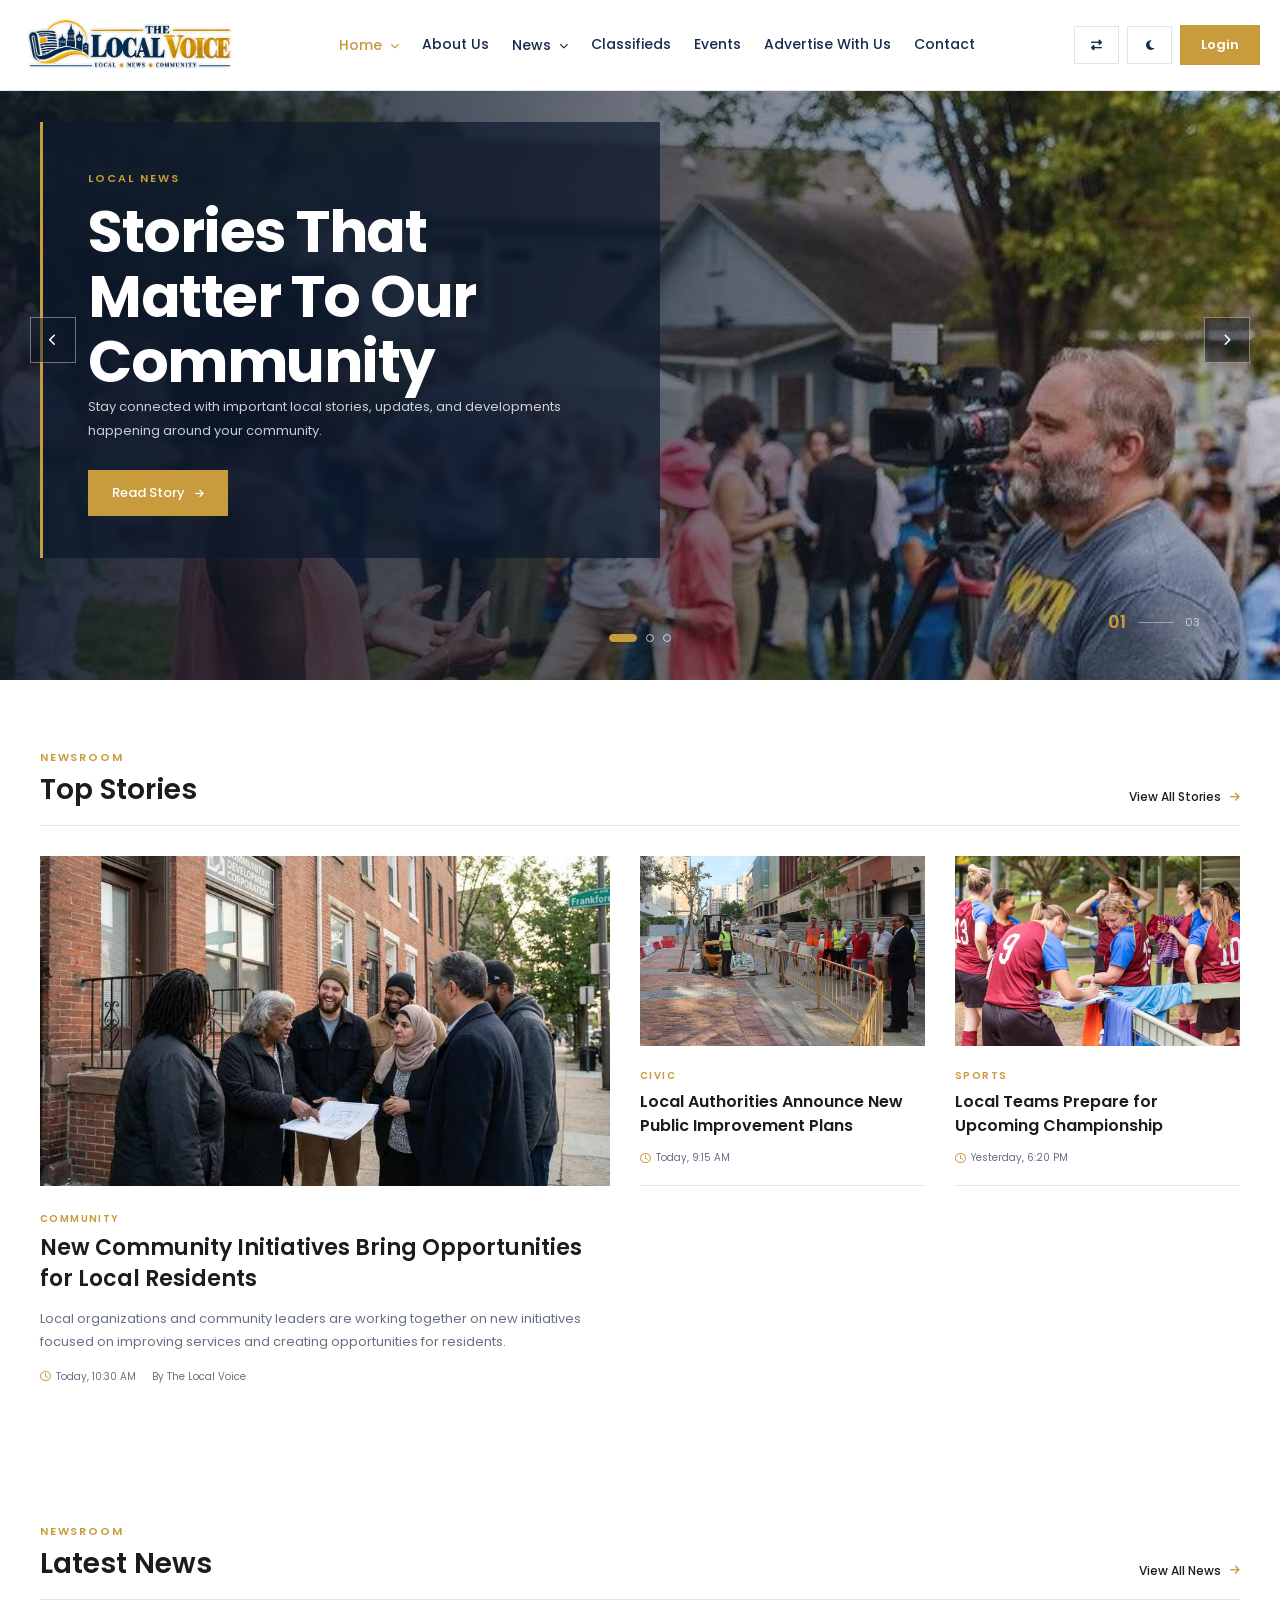
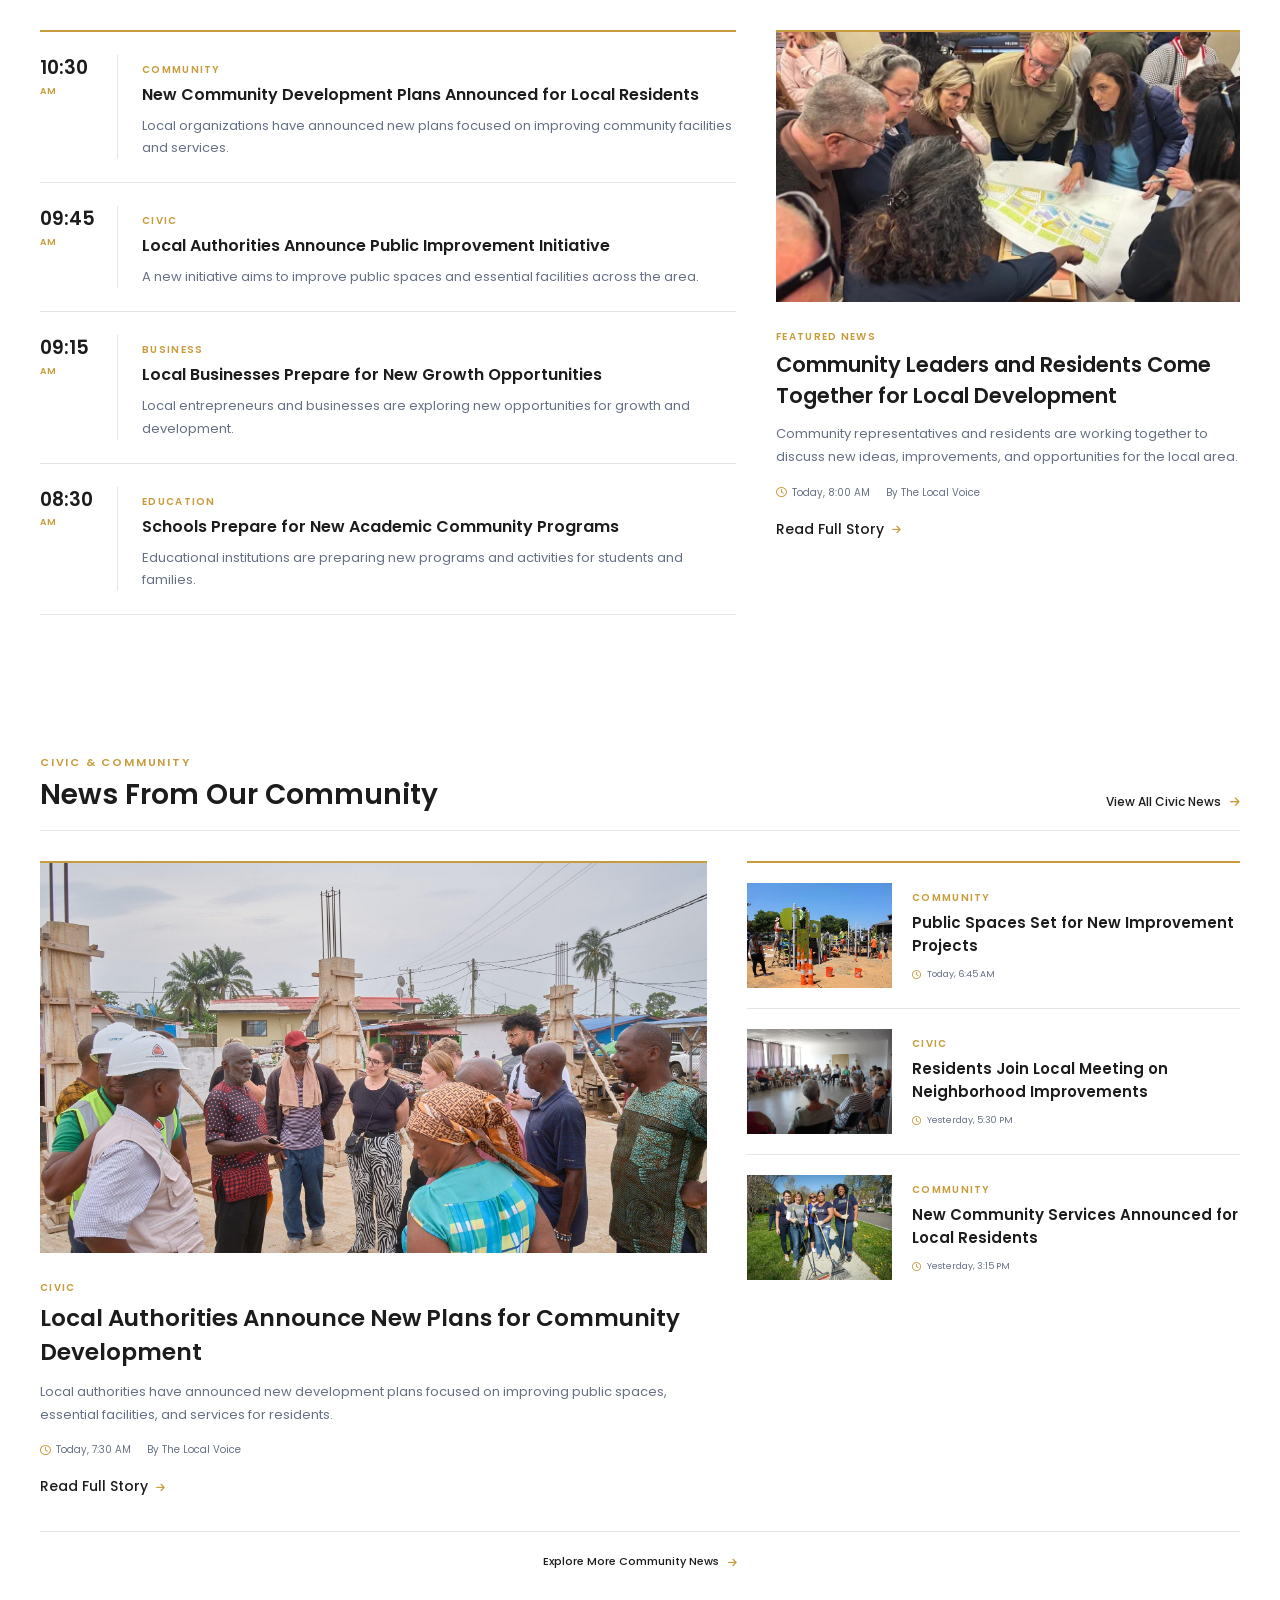
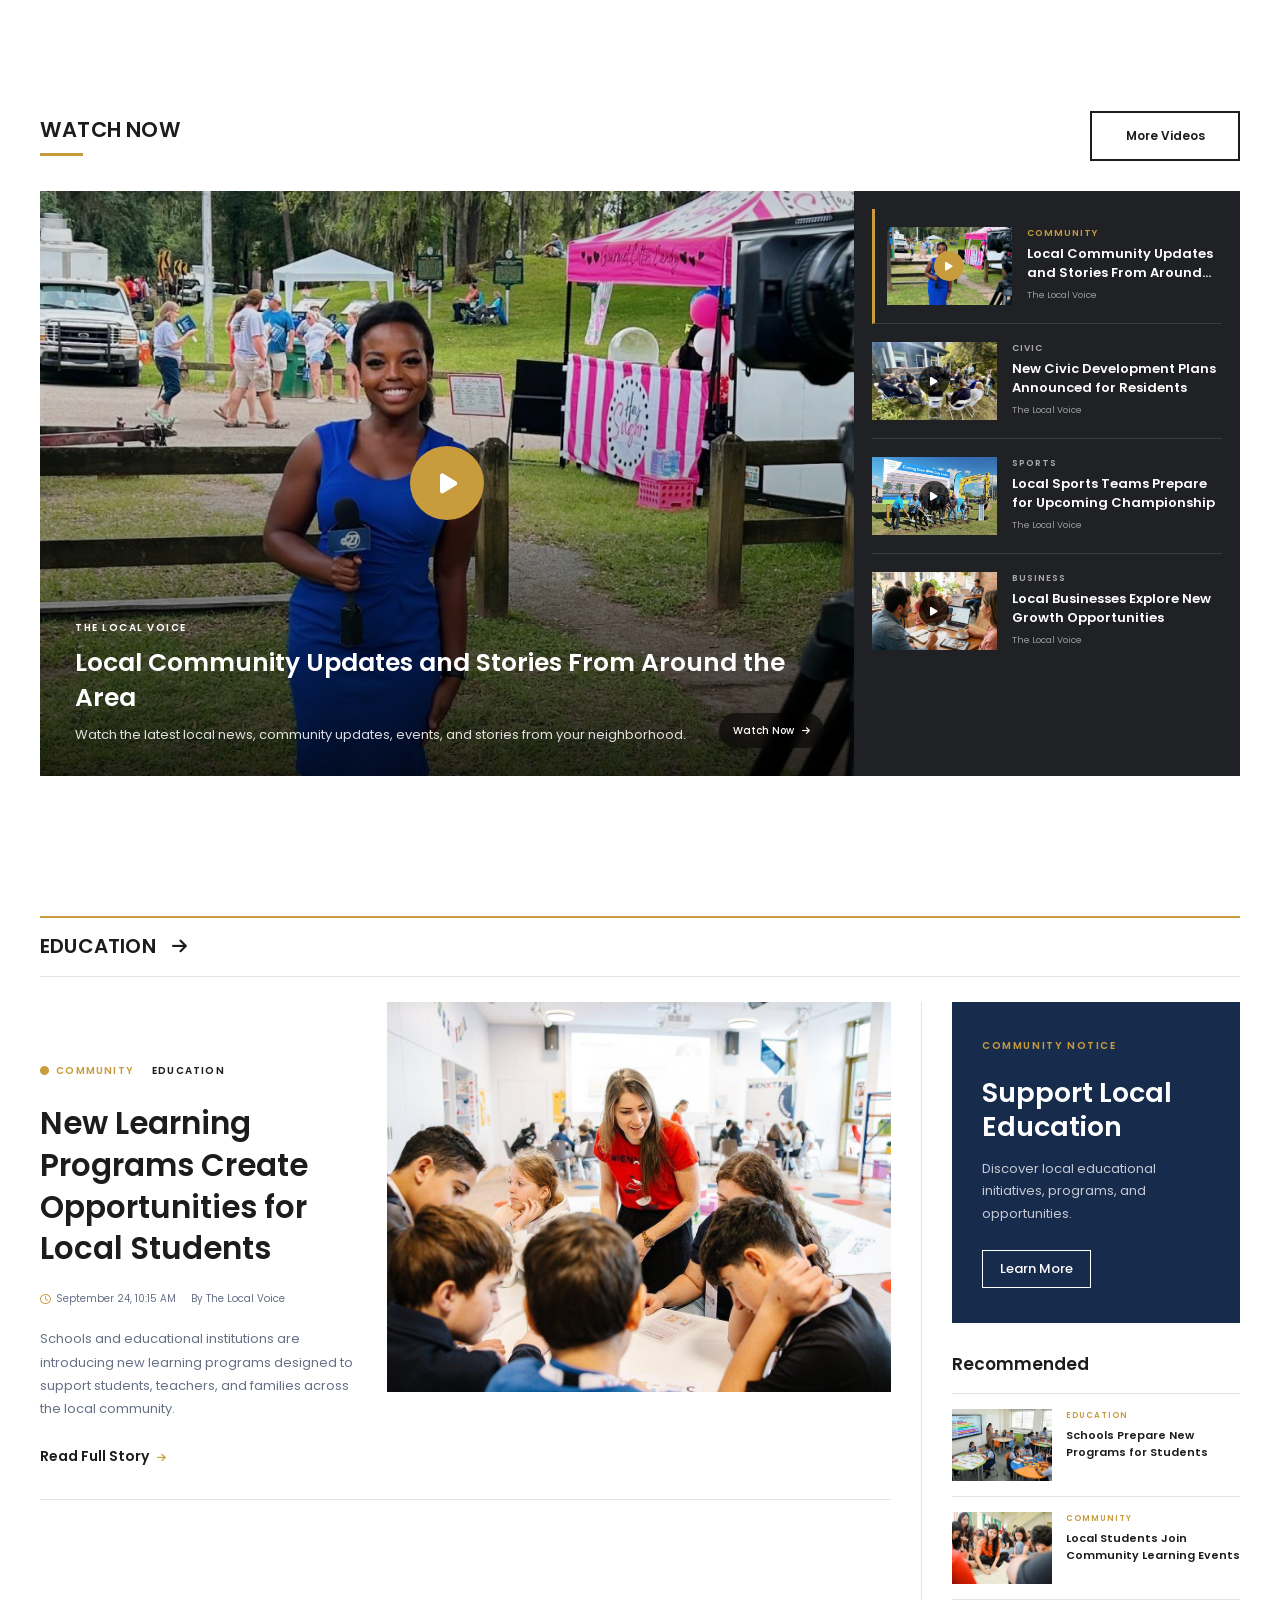
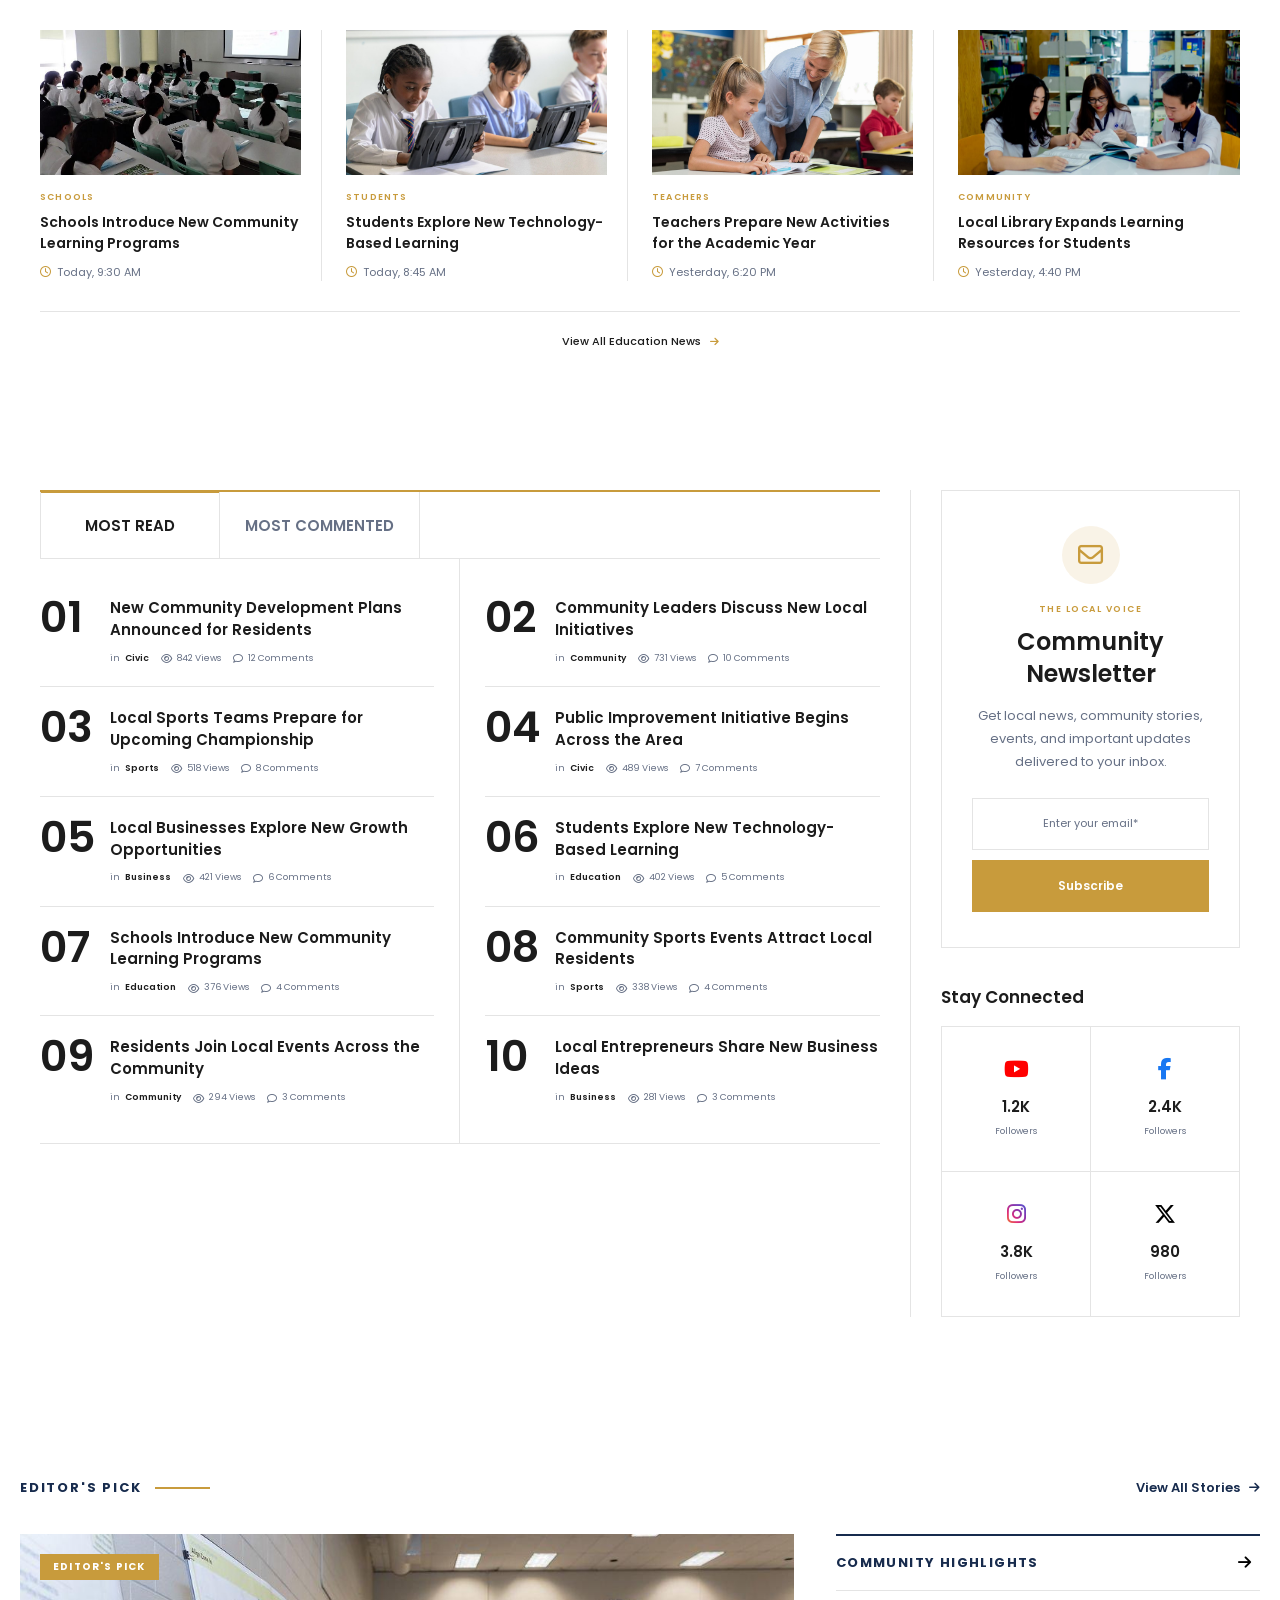
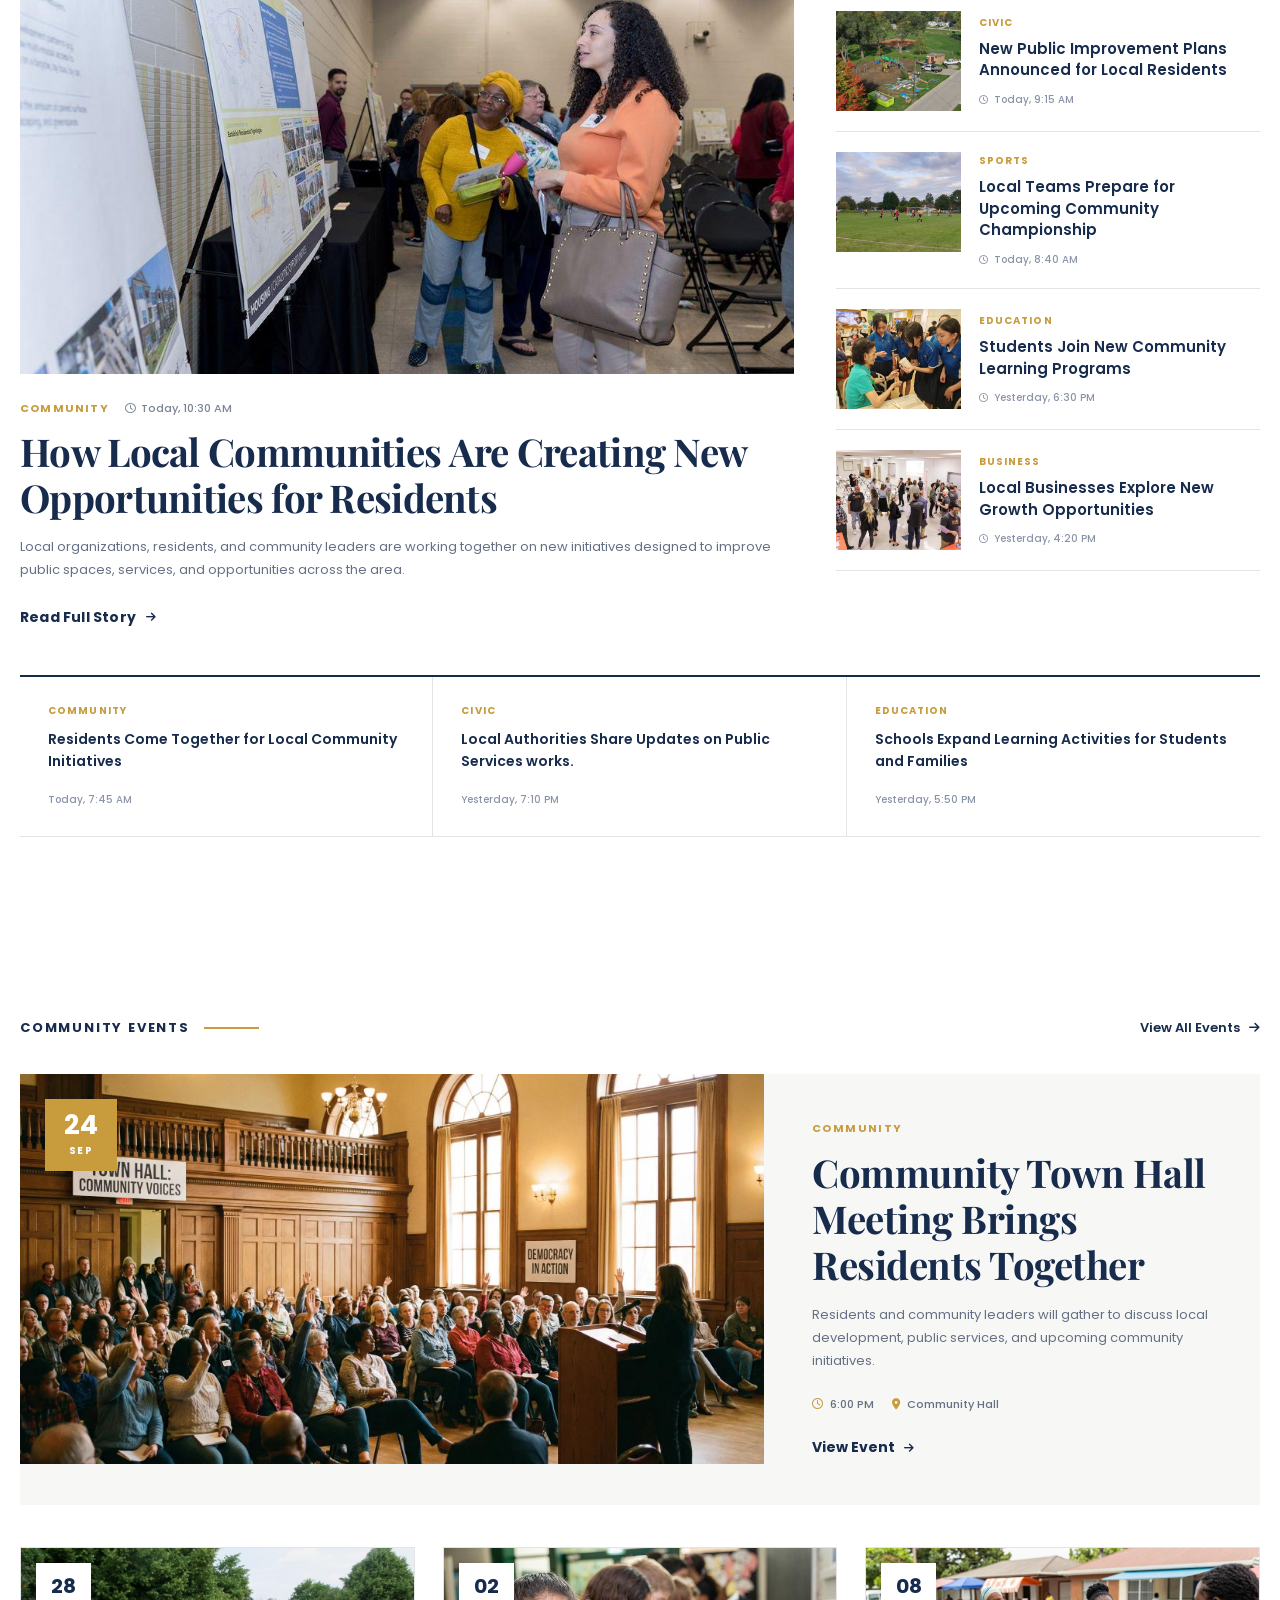
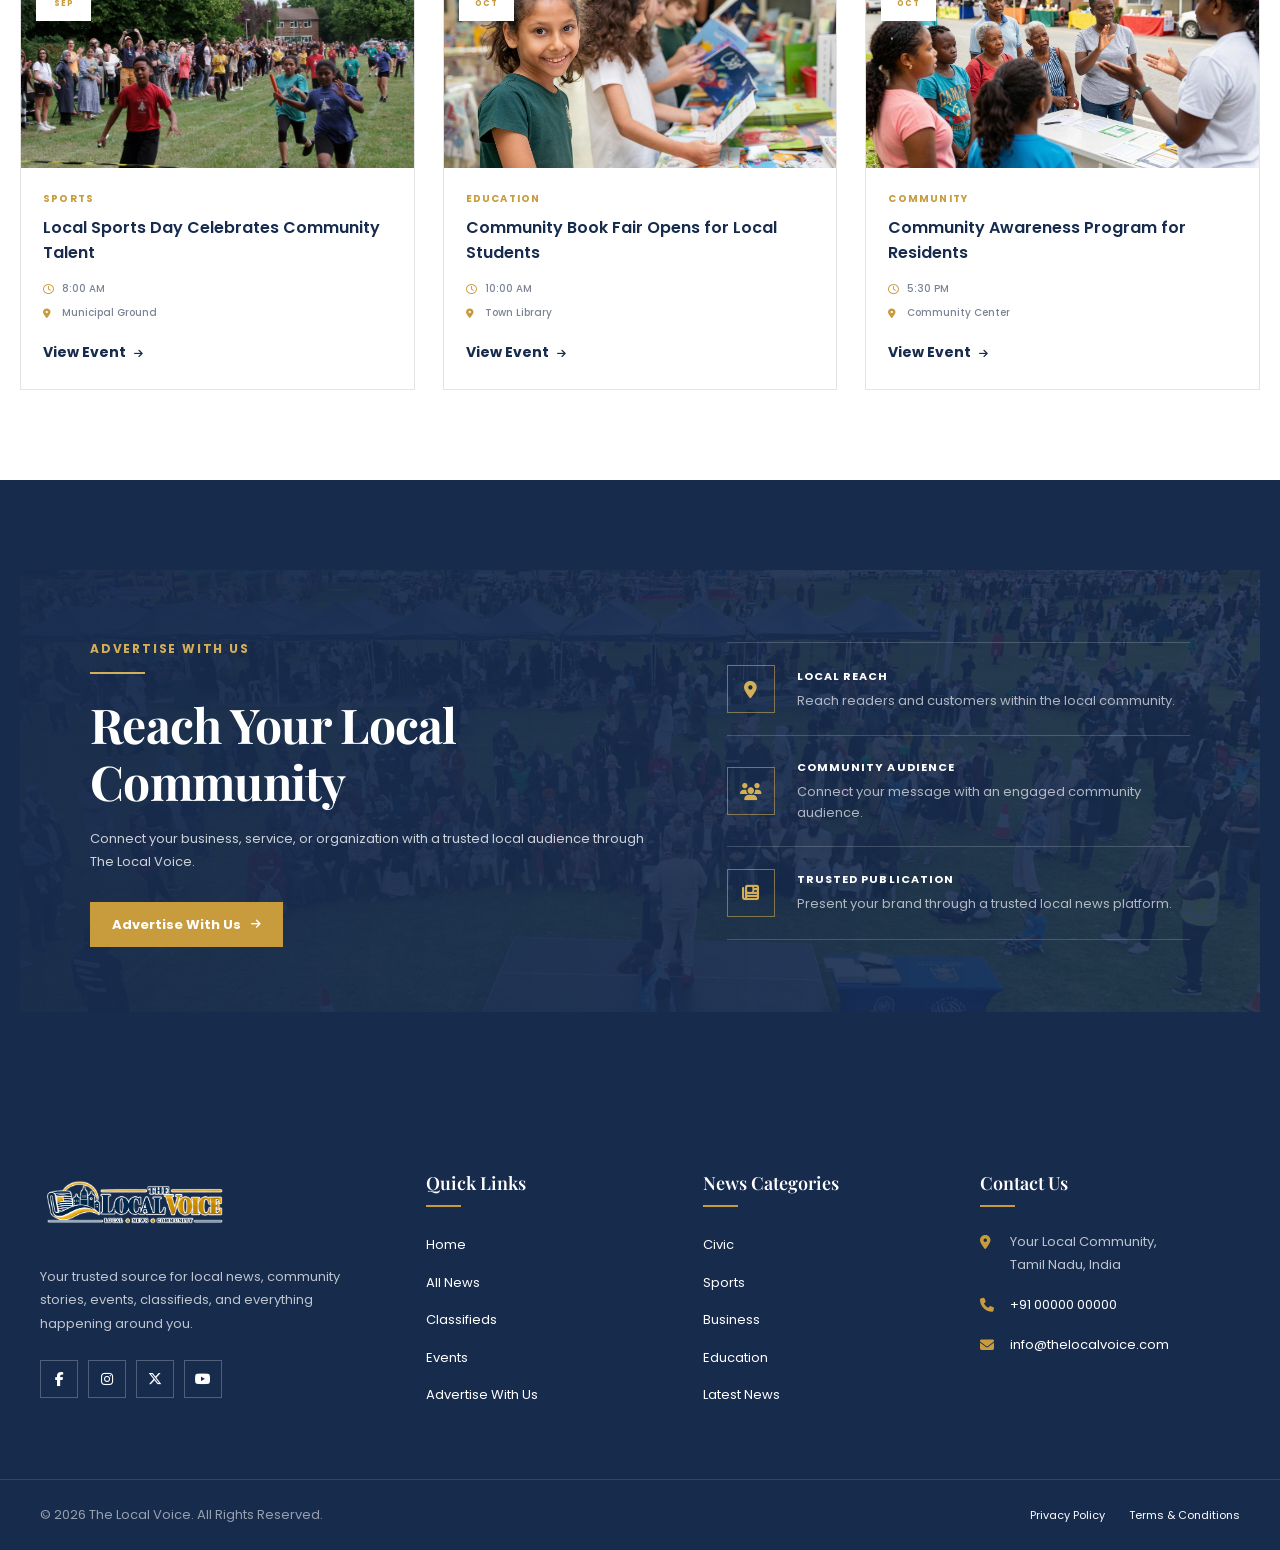
<file: home2.html>
<!DOCTYPE html>
<html lang="en" dir="ltr">

<head>

    <!-- =====================================================
         BASIC META
    ====================================================== -->

    <meta charset="UTF-8">

    <meta
        name="viewport"
        content="width=device-width, initial-scale=1.0"
    >

    <meta
        name="description"
        content="The Local Voice - Local Newspaper and Community News Portal"
    >

    <meta
        name="keywords"
        content="local news, community news, newspaper, events, classifieds"
    >

    <meta
        name="author"
        content="The Local Voice"
    >


    <!-- =====================================================
         PAGE TITLE
    ====================================================== -->

    <title>
        The Local Voice | Local News & Community
    </title>
<link
    rel="icon"
    type="image/png"
    href="images/logo.png"
>

    <!-- =====================================================
         GOOGLE FONT
    ====================================================== -->

    <link
        rel="preconnect"
        href="https://fonts.googleapis.com"
    >

    <link
        rel="preconnect"
        href="https://fonts.gstatic.com"
        crossorigin
    >

    <link
        href="https://fonts.googleapis.com/css2?family=Playfair+Display:wght@500;600;700&family=Poppins:wght@400;500;600;700&display=swap"
        rel="stylesheet"
    >


    <!-- =====================================================
         FONT AWESOME
    ====================================================== -->

    <link
        rel="stylesheet"
        href="https://cdnjs.cloudflare.com/ajax/libs/font-awesome/6.5.2/css/all.min.css"
    >


    <!-- =====================================================
         MAIN CSS
    ====================================================== -->

    <link
        rel="stylesheet"
        href="css/style.css"
    >
    <link
        rel="stylesheet"
        href="css/responsive.css"
    >

</head>


<body>


    <!-- =====================================================
         HEADER START
    ====================================================== -->

    <header
        class="site-header"
        id="siteHeader"
    >

        <div class="header-container">


            <!-- =================================================
                 LOGO
            ================================================== -->

            <a
                href="index.html"
                class="site-logo"
                aria-label="The Local Voice Home"
            >

                <!-- Light Mode Logo -->

                <img
                    src="images/logo.png"
                    alt="The Local Voice"
                    class="logo-light"
                >


                <!-- Dark Mode Logo -->

                <img
                    src="images/logo.png"
                    alt="The Local Voice"
                    class="logo-dark"
                >

            </a>


            <!-- =================================================
                 DESKTOP NAVIGATION
            ================================================== -->

            <nav
                class="desktop-navigation"
                id="desktopNavigation"
                aria-label="Main Navigation"
            >


                <!-- =============================================
                     HOME DROPDOWN
                ============================================== -->

                <div class="nav-dropdown">

                    <button
                        type="button"
                        class="nav-dropdown-toggle active"
                        aria-expanded="false"
                    >
                        Home

                        <i
                            class="fa-solid fa-chevron-down"
                            aria-hidden="true"
                        ></i>

                    </button>


                    <div class="nav-dropdown-menu">

                        <a href="index.html">
                            Home 1
                        </a>

                        <a href="home2.html"class="active">
                            Home 2
                        </a>

                    </div>

                </div>
                <a
                    href="about.html"
                    class="nav-link"
                >
                    About Us
                </a>


                <!-- =============================================
                     NEWS DROPDOWN
                ============================================== -->

                <div class="nav-dropdown">

                    <button
                        type="button"
                        class="nav-dropdown-toggle"
                        aria-expanded="false"
                    >
                        News

                        <i
                            class="fa-solid fa-chevron-down"
                            aria-hidden="true"
                        ></i>

                    </button>


                    <div class="nav-dropdown-menu">

                        

                        <a href="civic.html">
                            Civic
                        </a>

                        <a href="sports.html">
                            Sports
                        </a>

                        <a href="business.html">
                            Business
                        </a>

                        <a href="education.html">
                            Education
                        </a>

                    </div>

                </div>


                <!-- =============================================
                     NORMAL NAVIGATION LINKS
                ============================================== -->

                <a
                    href="classifieds.html"
                    class="nav-link"
                >
                    Classifieds
                </a>


                <a
                    href="events.html"
                    class="nav-link"
                >
                    Events
                </a>


                <a
                    href="advertise.html"
                    class="nav-link"
                >
                    Advertise With Us
                </a>


                <a
                    href="contact.html"
                    class="nav-link"
                >
                    Contact
                </a>

            </nav>


            <!-- =================================================
                 HEADER ACTIONS
            ================================================== -->

            <div class="header-actions">

    <button
        type="button"
        class="header-action-btn rtl-toggle"
        id="rtlToggle"
        aria-label="Switch text direction"
        title="RTL"
    >
        <i class="fa-solid fa-right-left"></i>
    </button>

    <button
        type="button"
        class="header-action-btn dark-toggle"
        id="darkToggle"
        aria-label="Toggle dark mode"
        title="Dark Mode"
    >
        <i class="fa-solid fa-moon"></i>
    </button>

    <a
        href="login.html"
        class="login-btn"
    >
        Login
    </a>

</div>

            <!-- =================================================
                 HAMBURGER BUTTON
            ================================================== -->

            <button
                type="button"
                class="hamburger-btn"
                id="hamburgerBtn"
                aria-label="Open navigation menu"
                aria-expanded="false"
            >

                <i
                    class="fa-solid fa-bars"
                    aria-hidden="true"
                ></i>

            </button>

        </div>


        <!-- =====================================================
             MOBILE NAVIGATION
        ====================================================== -->

        <div
            class="mobile-navigation"
            id="mobileNavigation"
        >

            <div class="mobile-navigation-inner">


                <!-- =============================================
                     MOBILE HOME DROPDOWN
                ============================================== -->

                <div class="mobile-dropdown">

                    <button
                        type="button"
                        class="mobile-dropdown-toggle active"
                        aria-expanded="false"
                    >
                        Home

                        <i
                            class="fa-solid fa-chevron-down"
                            aria-hidden="true"
                        ></i>

                    </button>


                    <div class="mobile-dropdown-menu">

                        <a href="index.html">
                            Home 1
                        </a>

                        <a href="home2.html"class="active">
                            Home 2
                        </a>

                    </div>

                </div>
                <a
                    href="about.html"
                    class="mobile-nav-link"
                >
                    About Us
                </a>


                <!-- =============================================
                     MOBILE NEWS DROPDOWN
                ============================================== -->

                <div class="mobile-dropdown">

                    <button
                        type="button"
                        class="mobile-dropdown-toggle"
                        aria-expanded="false"
                    >
                        News

                        <i
                            class="fa-solid fa-chevron-down"
                            aria-hidden="true"
                        ></i>

                    </button>


                    <div class="mobile-dropdown-menu">

                        

                        <a href="civic.html">
                            Civic
                        </a>

                        <a href="sports.html">
                            Sports
                        </a>

                        <a href="business.html">
                            Business
                        </a>

                        <a href="education.html">
                            Education
                        </a>

                    </div>

                </div>


                <!-- =============================================
                     MOBILE NORMAL LINKS
                ============================================== -->

                <a
                    href="classifieds.html"
                    class="mobile-nav-link"
                >
                    Classifieds
                </a>


                <a
                    href="events.html"
                    class="mobile-nav-link"
                >
                    Events
                </a>


                <a
                    href="advertise.html"
                    class="mobile-nav-link"
                >
                    Advertise With Us
                </a>


                <a
                    href="contact.html"
                    class="mobile-nav-link"
                >
                    Contact
                </a>


                <!-- =============================================
                     MOBILE ACTIONS
                ============================================== -->

                <div class="mobile-actions">

    <button
        type="button"
        class="mobile-action-btn"
        id="mobileRtlToggle"
        aria-label="Switch text direction"
        title="RTL"
    >
        <i class="fa-solid fa-right-left"></i>
    </button>

    <button
        type="button"
        class="mobile-action-btn"
        id="mobileDarkToggle"
        aria-label="Toggle dark mode"
        title="Dark Mode"
    >
        <i class="fa-solid fa-moon"></i>
    </button>

    <a
        href="login.html"
        class="mobile-login-btn"
    >
        Login
    </a>

</div>
            </div>

        </div>

    </header>


    <!-- =====================================================
         HEADER END
    ====================================================== -->


    <!-- =====================================================
         MAIN CONTENT START
         We will add this later.
    ====================================================== -->

    <main>
<!-- =========================================================
     HOME 2 — HERO BACKGROUND SLIDER
     PART 1 : HTML
========================================================= -->

<section
    class="home2-hero"
    id="home2Hero"
>


    <!-- =====================================================
         SLIDE 1
    ====================================================== -->

    <div
        class="home2-hero-slide active"
        style="background-image: url('images/home2-hero-1.jpg');"
    >

        <div class="home2-hero-overlay"></div>


        <div class="home2-hero-container">

            <div class="home2-hero-content">

                <span class="home2-hero-category">
                    LOCAL NEWS
                </span>

                <h1 class="home2-hero-title">
                    Stories That Matter
                    To Our Community
                </h1>

                <p class="home2-hero-description">
                    Stay connected with important local stories,
                    updates, and developments happening around
                    your community.
                </p>

                <a
                    href="news.html"
                    class="home2-hero-button"
                >
                    Read Story

                    <i class="fa-solid fa-arrow-right"></i>
                </a>

            </div>

        </div>

    </div>


    <!-- =====================================================
         SLIDE 2
    ====================================================== -->

    <div
        class="home2-hero-slide"
        style="background-image: url('images/home2-hero-2.jpg');"
    >

        <div class="home2-hero-overlay"></div>


        <div class="home2-hero-container">

            <div class="home2-hero-content">

                <span class="home2-hero-category">
                    CIVIC NEWS
                </span>

                <h2 class="home2-hero-title">
                    Updates That Shape
                    Our Neighborhood
                </h2>

                <p class="home2-hero-description">
                    Discover the latest civic developments,
                    public initiatives, and important updates
                    from the local area.
                </p>

                <a
                    href="civic.html"
                    class="home2-hero-button"
                >
                    Explore Civic News

                    <i class="fa-solid fa-arrow-right"></i>
                </a>

            </div>

        </div>

    </div>


    <!-- =====================================================
         SLIDE 3
    ====================================================== -->

    <div
        class="home2-hero-slide"
        style="background-image: url('images/home2-hero-3.jpg');"
    >

        <div class="home2-hero-overlay"></div>


        <div class="home2-hero-container">

            <div class="home2-hero-content">

                <span class="home2-hero-category">
                    COMMUNITY
                </span>

                <h2 class="home2-hero-title">
                    People, Events &
                    Stories Around Us
                </h2>

                <p class="home2-hero-description">
                    Explore the people, events, achievements,
                    and stories that bring our local community
                    together.
                </p>

                <a
                    href="news.html"
                    class="home2-hero-button"
                >
                    Discover More

                    <i class="fa-solid fa-arrow-right"></i>
                </a>

            </div>

        </div>

    </div>


    <!-- =====================================================
         PREVIOUS / NEXT
    ====================================================== -->

    <button
        type="button"
        class="home2-hero-arrow home2-hero-prev"
        id="home2HeroPrev"
        aria-label="Previous slide"
    >
        <i class="fa-solid fa-chevron-left"></i>
    </button>


    <button
        type="button"
        class="home2-hero-arrow home2-hero-next"
        id="home2HeroNext"
        aria-label="Next slide"
    >
        <i class="fa-solid fa-chevron-right"></i>
    </button>


    <!-- =====================================================
         SLIDE INDICATOR
    ====================================================== -->

    <div class="home2-hero-indicator">

        <span
            class="home2-hero-current"
            id="home2HeroCurrent"
        >
            01
        </span>

        <span class="home2-hero-indicator-line"></span>

        <span class="home2-hero-total">
            03
        </span>

    </div>


    <!-- =====================================================
         SLIDE DOTS
    ====================================================== -->

    <div class="home2-hero-dots">

        <button
            type="button"
            class="home2-hero-dot active"
            data-slide="0"
            aria-label="Go to slide 1"
        ></button>

        <button
            type="button"
            class="home2-hero-dot"
            data-slide="1"
            aria-label="Go to slide 2"
        ></button>

        <button
            type="button"
            class="home2-hero-dot"
            data-slide="2"
            aria-label="Go to slide 3"
        ></button>

    </div>


</section>
<!-- =========================================================
     HOME 2 — TOP STORIES
     PART 1 : HTML
========================================================= -->

<section
    class="home2-top-stories"
    id="home2TopStories"
>

    <div class="home2-top-stories-container">


        <!-- =================================================
             SECTION HEADING
        ================================================== -->

        <div class="home2-top-stories-heading">

            <div class="home2-top-stories-heading-left">

                <span class="home2-top-stories-eyebrow">
                    NEWSROOM
                </span>

                <h2>
                    Top Stories
                </h2>

            </div>


            <a
                href="news.html"
                class="home2-top-stories-view-all"
            >
                View All Stories

                <i class="fa-solid fa-arrow-right"></i>
            </a>

        </div>


        <!-- =================================================
             STORIES GRID
        ================================================== -->

        <div class="home2-top-stories-grid">


            <!-- =================================================
                 MAIN STORY
            ================================================== -->

            <article class="home2-top-story-main">

                <a
                    href="news.html"
                    class="home2-top-story-main-image"
                >
                    <img
                        src="images/home2-top-main.jpg"
                        alt="Local community news story"
                    >
                </a>


                <div class="home2-top-story-main-content">

                    <span class="home2-top-story-category">
                        COMMUNITY
                    </span>

                    <h3>
                        <a href="news.html">
                            New Community Initiatives Bring
                            Opportunities for Local Residents
                        </a>
                    </h3>

                    <p>
                        Local organizations and community leaders
                        are working together on new initiatives
                        focused on improving services and creating
                        opportunities for residents.
                    </p>

                    <div class="home2-top-story-meta">

                        <span>
                            <i class="fa-regular fa-clock"></i>
                            Today, 10:30 AM
                        </span>

                        <span>
                            By The Local Voice
                        </span>

                    </div>

                </div>

            </article>


            <!-- =================================================
                 STORY 2
            ================================================== -->

            <article class="home2-top-story-small">

                <a
                    href="civic.html"
                    class="home2-top-story-small-image"
                >
                    <img
                        src="images/home2-top-civic.jpg"
                        alt="Civic news story"
                    >
                </a>


                <div class="home2-top-story-small-content">

                    <span class="home2-top-story-category">
                        CIVIC
                    </span>

                    <h3>
                        <a href="civic.html">
                            Local Authorities Announce
                            New Public Improvement Plans
                        </a>
                    </h3>

                    <div class="home2-top-story-meta">

                        <span>
                            <i class="fa-regular fa-clock"></i>
                            Today, 9:15 AM
                        </span>

                    </div>

                </div>

            </article>


            <!-- =================================================
                 STORY 3
            ================================================== -->

            <article class="home2-top-story-small">

                <a
                    href="sports.html"
                    class="home2-top-story-small-image"
                >
                    <img
                        src="images/home2-top-sports.jpg"
                        alt="Local sports news"
                    >
                </a>


                <div class="home2-top-story-small-content">

                    <span class="home2-top-story-category">
                        SPORTS
                    </span>

                    <h3>
                        <a href="sports.html">
                            Local Teams Prepare for
                            Upcoming Championship
                        </a>
                    </h3>

                    <div class="home2-top-story-meta">

                        <span>
                            <i class="fa-regular fa-clock"></i>
                            Yesterday, 6:20 PM
                        </span>

                    </div>

                </div>

            </article>


        </div>

    </div>

</section>
<!-- =========================================================
     HOME 2 — LATEST NEWS
     PART 1 : HTML
========================================================= -->

<section
    class="home2-latest-news"
    id="home2LatestNews"
>

    <div class="home2-latest-news-container">


        <!-- =================================================
             SECTION HEADING
        ================================================== -->

        <div class="home2-latest-news-heading">

            <div class="home2-latest-news-heading-left">

                <span class="home2-latest-news-eyebrow">
                    NEWSROOM
                </span>

                <h2>
                    Latest News
                </h2>

            </div>


            <a
                href="news.html"
                class="home2-latest-news-view-all"
            >
                View All News

                <i class="fa-solid fa-arrow-right"></i>
            </a>

        </div>


        <!-- =================================================
             MAIN LAYOUT
        ================================================== -->

        <div class="home2-latest-news-layout">


            <!-- =================================================
                 NEWS LIST
            ================================================== -->

            <div class="home2-latest-news-list">


                <!-- NEWS ITEM 1 -->

                <article class="home2-latest-news-item">

                    <div class="home2-latest-news-time">

                        <span class="home2-latest-news-hour">
                            10:30
                        </span>

                        <span class="home2-latest-news-period">
                            AM
                        </span>

                    </div>


                    <div class="home2-latest-news-item-content">

                        <span class="home2-latest-news-category">
                            COMMUNITY
                        </span>

                        <h3>
                            <a href="news.html">
                                New Community Development Plans
                                Announced for Local Residents
                            </a>
                        </h3>

                        <p>
                            Local organizations have announced
                            new plans focused on improving
                            community facilities and services.
                        </p>

                    </div>

                </article>


                <!-- NEWS ITEM 2 -->

                <article class="home2-latest-news-item">

                    <div class="home2-latest-news-time">

                        <span class="home2-latest-news-hour">
                            09:45
                        </span>

                        <span class="home2-latest-news-period">
                            AM
                        </span>

                    </div>


                    <div class="home2-latest-news-item-content">

                        <span class="home2-latest-news-category">
                            CIVIC
                        </span>

                        <h3>
                            <a href="civic.html">
                                Local Authorities Announce
                                Public Improvement Initiative
                            </a>
                        </h3>

                        <p>
                            A new initiative aims to improve
                            public spaces and essential
                            facilities across the area.
                        </p>

                    </div>

                </article>


                <!-- NEWS ITEM 3 -->

                <article class="home2-latest-news-item">

                    <div class="home2-latest-news-time">

                        <span class="home2-latest-news-hour">
                            09:15
                        </span>

                        <span class="home2-latest-news-period">
                            AM
                        </span>

                    </div>


                    <div class="home2-latest-news-item-content">

                        <span class="home2-latest-news-category">
                            BUSINESS
                        </span>

                        <h3>
                            <a href="business.html">
                                Local Businesses Prepare for
                                New Growth Opportunities
                            </a>
                        </h3>

                        <p>
                            Local entrepreneurs and businesses
                            are exploring new opportunities
                            for growth and development.
                        </p>

                    </div>

                </article>


                <!-- NEWS ITEM 4 -->

                <article class="home2-latest-news-item">

                    <div class="home2-latest-news-time">

                        <span class="home2-latest-news-hour">
                            08:30
                        </span>

                        <span class="home2-latest-news-period">
                            AM
                        </span>

                    </div>


                    <div class="home2-latest-news-item-content">

                        <span class="home2-latest-news-category">
                            EDUCATION
                        </span>

                        <h3>
                            <a href="education.html">
                                Schools Prepare for New
                                Academic Community Programs
                            </a>
                        </h3>

                        <p>
                            Educational institutions are preparing
                            new programs and activities for
                            students and families.
                        </p>

                    </div>

                </article>


            </div>


            <!-- =================================================
                 FEATURED NEWS
            ================================================== -->

            <article class="home2-latest-news-featured">


                <a
                    href="news.html"
                    class="home2-latest-news-featured-image"
                >
                    <img
                        src="images/home2-latest-featured.jpg"
                        alt="Featured local news"
                    >
                </a>


                <div class="home2-latest-news-featured-content">

                    <span class="home2-latest-news-category">
                        FEATURED NEWS
                    </span>

                    <h3>
                        <a href="news.html">
                            Community Leaders and Residents
                            Come Together for Local Development
                        </a>
                    </h3>

                    <p>
                        Community representatives and residents
                        are working together to discuss new ideas,
                        improvements, and opportunities for the
                        local area.
                    </p>

                    <div class="home2-latest-news-featured-meta">

                        <span>
                            <i class="fa-regular fa-clock"></i>
                            Today, 8:00 AM
                        </span>

                        <span>
                            By The Local Voice
                        </span>

                    </div>


                    <a
                        href="news.html"
                        class="home2-latest-news-read"
                    >
                        Read Full Story

                        <i class="fa-solid fa-arrow-right"></i>
                    </a>

                </div>

            </article>


        </div>

    </div>

</section>
<!-- =========================================================
     HOME 2 — CIVIC & COMMUNITY
========================================================= -->

<section class="home2-civic-community" id="home2CivicCommunity">

    <div class="home2-civic-community-container">


        <!-- =================================================
             SECTION HEADER
        ================================================== -->

        <div class="home2-civic-community-heading">

            <div class="home2-civic-community-heading-left">

                <span class="home2-civic-community-eyebrow">
                    CIVIC &amp; COMMUNITY
                </span>

                <h2>
                    News From Our Community
                </h2>

            </div>


            <a
                href="civic.html"
                class="home2-civic-community-view-all"
            >
                View All Civic News
                <i class="fa-solid fa-arrow-right" aria-hidden="true"></i>
            </a>

        </div>


        <!-- =================================================
             MAIN CONTENT
        ================================================== -->

        <div class="home2-civic-community-layout">


            <!-- =================================================
                 FEATURED CIVIC STORY
            ================================================== -->

            <article class="home2-civic-community-featured">

                <a
                    href="civic.html"
                    class="home2-civic-community-featured-image"
                >
                    <img
                        src="images/home2-civic-featured.jpg"
                        alt="Local civic development project"
                    >
                </a>


                <div class="home2-civic-community-featured-content">

                    <span class="home2-civic-community-category">
                        CIVIC
                    </span>

                    <h3>
                        <a href="civic.html">
                            Local Authorities Announce New Plans
                            for Community Development
                        </a>
                    </h3>

                    <p>
                        Local authorities have announced new development
                        plans focused on improving public spaces,
                        essential facilities, and services for residents.
                    </p>


                    <div class="home2-civic-community-featured-meta">

                        <span>
                            <i
                                class="fa-regular fa-clock"
                                aria-hidden="true"
                            ></i>
                            Today, 7:30 AM
                        </span>

                        <span>
                            By The Local Voice
                        </span>

                    </div>


                    <a
                        href="civic.html"
                        class="home2-civic-community-read"
                    >
                        Read Full Story
                        <i
                            class="fa-solid fa-arrow-right"
                            aria-hidden="true"
                        ></i>
                    </a>

                </div>

            </article>


            <!-- =================================================
                 COMMUNITY STORIES
            ================================================== -->

            <div class="home2-civic-community-stories">


                <!-- =================================================
                     STORY 1
                ================================================== -->

                <article class="home2-civic-community-story">

                    <a
                        href="civic.html"
                        class="home2-civic-community-story-image"
                    >
                        <img
                            src="images/home2-civic-story-1.jpg"
                            alt="Community public improvement project"
                        >
                    </a>


                    <div class="home2-civic-community-story-content">

                        <span class="home2-civic-community-category">
                            COMMUNITY
                        </span>

                        <h3>
                            <a href="civic.html">
                                Public Spaces Set for New
                                Improvement Projects
                            </a>
                        </h3>

                        <div class="home2-civic-community-story-meta">

                            <span>
                                <i
                                    class="fa-regular fa-clock"
                                    aria-hidden="true"
                                ></i>
                                Today, 6:45 AM
                            </span>

                        </div>

                    </div>

                </article>


                <!-- =================================================
                     STORY 2
                ================================================== -->

                <article class="home2-civic-community-story">

                    <a
                        href="civic.html"
                        class="home2-civic-community-story-image"
                    >
                        <img
                            src="images/home2-civic-story-2.jpg"
                            alt="Local community meeting"
                        >
                    </a>


                    <div class="home2-civic-community-story-content">

                        <span class="home2-civic-community-category">
                            CIVIC
                        </span>

                        <h3>
                            <a href="civic.html">
                                Residents Join Local Meeting
                                on Neighborhood Improvements
                            </a>
                        </h3>

                        <div class="home2-civic-community-story-meta">

                            <span>
                                <i
                                    class="fa-regular fa-clock"
                                    aria-hidden="true"
                                ></i>
                                Yesterday, 5:30 PM
                            </span>

                        </div>

                    </div>

                </article>


                <!-- =================================================
                     STORY 3
                ================================================== -->

                <article class="home2-civic-community-story">

                    <a
                        href="civic.html"
                        class="home2-civic-community-story-image"
                    >
                        <img
                            src="images/home2-civic-story-3.jpg"
                            alt="Local community services"
                        >
                    </a>


                    <div class="home2-civic-community-story-content">

                        <span class="home2-civic-community-category">
                            COMMUNITY
                        </span>

                        <h3>
                            <a href="civic.html">
                                New Community Services
                                Announced for Local Residents
                            </a>
                        </h3>

                        <div class="home2-civic-community-story-meta">

                            <span>
                                <i
                                    class="fa-regular fa-clock"
                                    aria-hidden="true"
                                ></i>
                                Yesterday, 3:15 PM
                            </span>

                        </div>

                    </div>

                </article>


            </div>

        </div>


        <!-- =================================================
             BOTTOM LINK
        ================================================== -->

        <div class="home2-civic-community-bottom">

            <a
                href="civic.html"
                class="home2-civic-community-more"
            >
                Explore More Community News
                <i
                    class="fa-solid fa-arrow-right"
                    aria-hidden="true"
                ></i>
            </a>

        </div>


    </div>

</section>
<!-- =========================================================
     HOME 2 — WATCH NOW
========================================================= -->

<section class="home2-watch-now" id="home2WatchNow">

    <div class="home2-watch-now-container">


        <!-- =================================================
             SECTION HEADER
        ================================================== -->

        <div class="home2-watch-now-heading">

            <div class="home2-watch-now-heading-left">

                <span class="home2-watch-now-eyebrow">
                    WATCH NOW
                </span>

                <span class="home2-watch-now-line"></span>

            </div>


            <a
                href="news.html"
                class="home2-watch-now-more"
            >
                More Videos
            </a>

        </div>


        <!-- =================================================
             VIDEO AREA
        ================================================== -->

        <div class="home2-watch-now-layout">


            <!-- =================================================
                 FEATURED VIDEO
            ================================================== -->

            <div class="home2-watch-now-featured">


                <!-- FEATURED VIDEO IMAGE -->

                <div
                    class="home2-watch-now-featured-video"
                    id="home2WatchFeatured"
                >

                    <img
                        id="home2WatchFeaturedImage"
                        src="images/home2-watch-1.jpg"
                        alt="Featured local news video"
                    >


                    <!-- VIDEO OVERLAY -->

                    <div class="home2-watch-now-video-overlay"></div>


                    <!-- FEATURED VIDEO CONTENT -->

                    <div class="home2-watch-now-featured-content">

                        <span
                            class="home2-watch-now-featured-source"
                            id="home2WatchFeaturedSource"
                        >
                            THE LOCAL VOICE
                        </span>

                        <h2 id="home2WatchFeaturedTitle">
                            Local Community Updates and
                            Stories From Around the Area
                        </h2>

                        <p id="home2WatchFeaturedDescription">
                            Watch the latest local news,
                            community updates, events, and
                            stories from your neighborhood.
                        </p>

                    </div>


                    <!-- PLAY BUTTON -->

                    <button
                        type="button"
                        class="home2-watch-now-play"
                        id="home2WatchPlay"
                        aria-label="Play featured video"
                    >
                        <i
                            class="fa-solid fa-play"
                            aria-hidden="true"
                        ></i>
                    </button>


                    <!-- WATCH BUTTON -->

                    <a
                        href="news.html"
                        class="home2-watch-now-watch"
                        id="home2WatchLink"
                    >
                        Watch Now
                        <i
                            class="fa-solid fa-arrow-right"
                            aria-hidden="true"
                        ></i>
                    </a>

                </div>

            </div>


            <!-- =================================================
                 VIDEO PLAYLIST
            ================================================== -->

            <div class="home2-watch-now-playlist" id="home2WatchPlaylist">


                <!-- =================================================
                     VIDEO ITEM 1
                ================================================== -->

                <article
                    class="home2-watch-now-item active"
                    data-image="images/home2-watch-1.jpg"
                    data-title="Local Community Updates and Stories From Around the Area"
                    data-description="Watch the latest local news, community updates, events, and stories from your neighborhood."
                    data-source="THE LOCAL VOICE"
                    data-link="news.html"
                >

                    <button
                        type="button"
                        class="home2-watch-now-item-button"
                        aria-label="Watch Local Community Updates"
                    >

                        <span class="home2-watch-now-item-image">

                            <img
                                src="images/home2-watch-1.jpg"
                                alt="Local community news"
                            >

                            <span class="home2-watch-now-item-play">
                                <i
                                    class="fa-solid fa-play"
                                    aria-hidden="true"
                                ></i>
                            </span>

                        </span>


                        <span class="home2-watch-now-item-content">

                            <span class="home2-watch-now-item-source">
                                COMMUNITY
                            </span>

                            <strong>
                                Local Community Updates and
                                Stories From Around the Area
                            </strong>

                            <small>
                                The Local Voice
                            </small>

                        </span>

                    </button>

                </article>


                <!-- =================================================
                     VIDEO ITEM 2
                ================================================== -->

                <article
                    class="home2-watch-now-item"
                    data-image="images/home2-watch-2.jpg"
                    data-title="New Civic Development Plans Announced for Residents"
                    data-description="Local authorities share new plans and initiatives aimed at improving public facilities and services."
                    data-source="THE LOCAL VOICE"
                    data-link="civic.html"
                >

                    <button
                        type="button"
                        class="home2-watch-now-item-button"
                        aria-label="Watch Civic Development News"
                    >

                        <span class="home2-watch-now-item-image">

                            <img
                                src="images/home2-watch-2.jpg"
                                alt="Civic development news"
                            >

                            <span class="home2-watch-now-item-play">
                                <i
                                    class="fa-solid fa-play"
                                    aria-hidden="true"
                                ></i>
                            </span>

                        </span>


                        <span class="home2-watch-now-item-content">

                            <span class="home2-watch-now-item-source">
                                CIVIC
                            </span>

                            <strong>
                                New Civic Development Plans
                                Announced for Residents
                            </strong>

                            <small>
                                The Local Voice
                            </small>

                        </span>

                    </button>

                </article>


                <!-- =================================================
                     VIDEO ITEM 3
                ================================================== -->

                <article
                    class="home2-watch-now-item"
                    data-image="images/home2-watch-3.jpg"
                    data-title="Local Sports Teams Prepare for Upcoming Championship"
                    data-description="Local teams are getting ready for an important championship with players and supporters looking ahead to the competition."
                    data-source="THE LOCAL VOICE"
                    data-link="sports.html"
                >

                    <button
                        type="button"
                        class="home2-watch-now-item-button"
                        aria-label="Watch Local Sports News"
                    >

                        <span class="home2-watch-now-item-image">

                            <img
                                src="images/home2-watch-3.jpg"
                                alt="Local sports news"
                            >

                            <span class="home2-watch-now-item-play">
                                <i
                                    class="fa-solid fa-play"
                                    aria-hidden="true"
                                ></i>
                            </span>

                        </span>


                        <span class="home2-watch-now-item-content">

                            <span class="home2-watch-now-item-source">
                                SPORTS
                            </span>

                            <strong>
                                Local Sports Teams Prepare
                                for Upcoming Championship
                            </strong>

                            <small>
                                The Local Voice
                            </small>

                        </span>

                    </button>

                </article>


                <!-- =================================================
                     VIDEO ITEM 4
                ================================================== -->

                <article
                    class="home2-watch-now-item"
                    data-image="images/home2-watch-4.jpg"
                    data-title="Local Businesses Explore New Growth Opportunities"
                    data-description="Business owners and local entrepreneurs are exploring new opportunities for growth and development in the community."
                    data-source="THE LOCAL VOICE"
                    data-link="business.html"
                >

                    <button
                        type="button"
                        class="home2-watch-now-item-button"
                        aria-label="Watch Local Business News"
                    >

                        <span class="home2-watch-now-item-image">

                            <img
                                src="images/home2-watch-4.jpg"
                                alt="Local business news"
                            >

                            <span class="home2-watch-now-item-play">
                                <i
                                    class="fa-solid fa-play"
                                    aria-hidden="true"
                                ></i>
                            </span>

                        </span>


                        <span class="home2-watch-now-item-content">

                            <span class="home2-watch-now-item-source">
                                BUSINESS
                            </span>

                            <strong>
                                Local Businesses Explore
                                New Growth Opportunities
                            </strong>

                            <small>
                                The Local Voice
                            </small>

                        </span>

                    </button>

                </article>


            </div>

        </div>

    </div>

</section>
<!-- =========================================================
     HOME 2 — EDUCATION
========================================================= -->

<section class="home2-education" id="home2Education">

    <div class="home2-education-container">


        <!-- =================================================
             SECTION HEADER
        ================================================== -->

        <div class="home2-education-heading">

            <div class="home2-education-title-wrap">

                <span class="home2-education-eyebrow">
                    EDUCATION
                </span>

                <a
                    href="education.html"
                    class="home2-education-heading-arrow"
                    aria-label="View all education news"
                >
                    <i class="fa-solid fa-arrow-right" aria-hidden="true"></i>
                </a>

            </div>

        </div>


        <!-- =================================================
             MAIN EDUCATION AREA
        ================================================== -->

        <div class="home2-education-main">


            <!-- =================================================
                 FEATURED EDUCATION STORY
            ================================================== -->

            <article class="home2-education-featured">


                <!-- FEATURED CONTENT -->

                <div class="home2-education-featured-content">

                    <div class="home2-education-featured-meta">

                        <span class="home2-education-subscriber">
                            <i
                                class="fa-solid fa-circle"
                                aria-hidden="true"
                            ></i>

                            COMMUNITY

                        </span>

                        <span class="home2-education-category">
                            EDUCATION
                        </span>

                    </div>


                    <h2>
                        New Learning Programs Create
                        Opportunities for Local Students
                    </h2>


                    <div class="home2-education-story-info">

                        <span>
                            <i
                                class="fa-regular fa-clock"
                                aria-hidden="true"
                            ></i>

                            September 24, 10:15 AM
                        </span>

                        <span>
                            By The Local Voice
                        </span>

                    </div>


                    <p>
                        Schools and educational institutions are
                        introducing new learning programs designed
                        to support students, teachers, and families
                        across the local community.
                    </p>


                    <a
                        href="education.html"
                        class="home2-education-read"
                    >
                        Read Full Story

                        <i
                            class="fa-solid fa-arrow-right"
                            aria-hidden="true"
                        ></i>
                    </a>

                </div>


                <!-- FEATURED IMAGE -->

                <a
                    href="education.html"
                    class="home2-education-featured-image"
                >

                    <img
                        src="images/home2-education-featured.jpg"
                        alt="Students participating in an education program"
                    >

                </a>

            </article>


            <!-- =================================================
                 RIGHT SIDEBAR
            ================================================== -->

            <aside class="home2-education-sidebar">


                <!-- =================================================
                     BANNER
                ================================================== -->

                <div class="home2-education-banner">

                    <span class="home2-education-banner-label">
                        COMMUNITY NOTICE
                    </span>

                    <h3>
                        Support Local
                        Education
                    </h3>

                    <p>
                        Discover local educational
                        initiatives, programs, and
                        opportunities.
                    </p>

                    <a
                        href="education.html"
                        class="home2-education-banner-btn"
                    >
                        Learn More
                    </a>

                </div>


                <!-- =================================================
                     RECOMMENDED EDUCATION
                ================================================== -->

                <div class="home2-education-recommended">

                    <h3 class="home2-education-recommended-title">
                        Recommended
                    </h3>


                    <!-- RECOMMENDED ITEM 1 -->

                    <article class="home2-education-recommended-item">

                        <a
                            href="education.html"
                            class="home2-education-recommended-image"
                        >

                            <img
                                src="images/home2-education-recommended-1.jpg"
                                alt="Students in classroom"
                            >

                        </a>


                        <div class="home2-education-recommended-content">

                            <span>
                                EDUCATION
                            </span>

                            <h4>
                                Schools Prepare New
                                Programs for Students
                            </h4>

                        </div>

                    </article>


                    <!-- RECOMMENDED ITEM 2 -->

                    <article class="home2-education-recommended-item">

                        <a
                            href="education.html"
                            class="home2-education-recommended-image"
                        >

                            <img
                                src="images/home2-education-recommended-2.jpg"
                                alt="Students learning together"
                            >

                        </a>


                        <div class="home2-education-recommended-content">

                            <span>
                                COMMUNITY
                            </span>

                            <h4>
                                Local Students Join
                                Community Learning Events
                            </h4>

                        </div>

                    </article>


                </div>

            </aside>

        </div>


        <!-- =================================================
             EDUCATION STORY GRID
        ================================================== -->

        <div class="home2-education-grid">


            <!-- =================================================
                 STORY 1
            ================================================== -->

            <article class="home2-education-card">

                <a
                    href="education.html"
                    class="home2-education-card-image"
                >

                    <img
                        src="images/home2-education-story-1.jpg"
                        alt="Students attending a school program"
                    >

                </a>


                <div class="home2-education-card-content">

                    <span class="home2-education-card-category">
                        SCHOOLS
                    </span>

                    <h3>
                        <a href="education.html">
                            Schools Introduce New
                            Community Learning Programs
                        </a>
                    </h3>

                    <div class="home2-education-card-meta">

                        <i
                            class="fa-regular fa-clock"
                            aria-hidden="true"
                        ></i>

                        Today, 9:30 AM

                    </div>

                </div>

            </article>


            <!-- =================================================
                 STORY 2
            ================================================== -->

            <article class="home2-education-card">

                <a
                    href="education.html"
                    class="home2-education-card-image"
                >

                    <img
                        src="images/home2-education-story-2.jpg"
                        alt="Students using technology in education"
                    >

                </a>


                <div class="home2-education-card-content">

                    <span class="home2-education-card-category">
                        STUDENTS
                    </span>

                    <h3>
                        <a href="education.html">
                            Students Explore New
                            Technology-Based Learning
                        </a>
                    </h3>

                    <div class="home2-education-card-meta">

                        <i
                            class="fa-regular fa-clock"
                            aria-hidden="true"
                        ></i>

                        Today, 8:45 AM

                    </div>

                </div>

            </article>


            <!-- =================================================
                 STORY 3
            ================================================== -->

            <article class="home2-education-card">

                <a
                    href="education.html"
                    class="home2-education-card-image"
                >

                    <img
                        src="images/home2-education-story-3.jpg"
                        alt="Teacher helping students"
                    >

                </a>


                <div class="home2-education-card-content">

                    <span class="home2-education-card-category">
                        TEACHERS
                    </span>

                    <h3>
                        <a href="education.html">
                            Teachers Prepare New
                            Activities for the Academic Year
                        </a>
                    </h3>

                    <div class="home2-education-card-meta">

                        <i
                            class="fa-regular fa-clock"
                            aria-hidden="true"
                        ></i>

                        Yesterday, 6:20 PM

                    </div>

                </div>

            </article>


            <!-- =================================================
                 STORY 4
            ================================================== -->

            <article class="home2-education-card">

                <a
                    href="education.html"
                    class="home2-education-card-image"
                >

                    <img
                        src="images/home2-education-story-4.jpg"
                        alt="Students at a library"
                    >

                </a>


                <div class="home2-education-card-content">

                    <span class="home2-education-card-category">
                        COMMUNITY
                    </span>

                    <h3>
                        <a href="education.html">
                            Local Library Expands
                            Learning Resources for Students
                        </a>
                    </h3>

                    <div class="home2-education-card-meta">

                        <i
                            class="fa-regular fa-clock"
                            aria-hidden="true"
                        ></i>

                        Yesterday, 4:40 PM

                    </div>

                </div>

            </article>


        </div>


        <!-- =================================================
             VIEW ALL EDUCATION
        ================================================== -->

        <div class="home2-education-bottom">

            <a
                href="education.html"
                class="home2-education-view-all"
            >
                View All Education News

                <i
                    class="fa-solid fa-arrow-right"
                    aria-hidden="true"
                ></i>
            </a>

        </div>


    </div>

</section>
<!-- =========================================================
     HOME 2 — MOST READ + NEWSLETTER
========================================================= -->

<section
    class="home2-most-read-section"
    id="home2MostRead"
>

    <div class="home2-most-read-container">


        <!-- =================================================
             MAIN CONTENT
        ================================================== -->

        <div class="home2-most-read-layout">


            <!-- =================================================
                 MOST READ AREA
            ================================================== -->

            <div class="home2-most-read-main">


                <!-- =============================================
                     TABS
                ============================================== -->

                <div class="home2-most-read-tabs">

                    <button
                        type="button"
                        class="home2-most-read-tab active"
                        data-tab="mostRead"
                    >
                        MOST READ
                    </button>

                    <button
                        type="button"
                        class="home2-most-read-tab"
                        data-tab="mostCommented"
                    >
                        MOST COMMENTED
                    </button>

                </div>


                <!-- =============================================
                     MOST READ CONTENT
                ============================================== -->

                <div
                    class="home2-most-read-content active"
                    id="home2MostReadContent"
                >

                    <div class="home2-most-read-column">


                        <!-- STORY 1 -->

                        <article class="home2-most-read-item">

                            <span class="home2-most-read-number">
                                01
                            </span>

                            <div class="home2-most-read-story">

                                <h3>
                                    <a href="civic.html">
                                        New Community Development
                                        Plans Announced for Residents
                                    </a>
                                </h3>

                                <div class="home2-most-read-meta">

                                    <span>
                                        in
                                        <strong>Civic</strong>
                                    </span>

                                    <span>
                                        <i
                                            class="fa-regular fa-eye"
                                            aria-hidden="true"
                                        ></i>
                                        842 Views
                                    </span>

                                    <span>
                                        <i
                                            class="fa-regular fa-comment"
                                            aria-hidden="true"
                                        ></i>
                                        12 Comments
                                    </span>

                                </div>

                            </div>

                        </article>


                        <!-- STORY 3 -->

                        <article class="home2-most-read-item">

                            <span class="home2-most-read-number">
                                03
                            </span>

                            <div class="home2-most-read-story">

                                <h3>
                                    <a href="sports.html">
                                        Local Sports Teams Prepare
                                        for Upcoming Championship
                                    </a>
                                </h3>

                                <div class="home2-most-read-meta">

                                    <span>
                                        in
                                        <strong>Sports</strong>
                                    </span>

                                    <span>
                                        <i
                                            class="fa-regular fa-eye"
                                            aria-hidden="true"
                                        ></i>
                                        518 Views
                                    </span>

                                    <span>
                                        <i
                                            class="fa-regular fa-comment"
                                            aria-hidden="true"
                                        ></i>
                                        8 Comments
                                    </span>

                                </div>

                            </div>

                        </article>


                        <!-- STORY 5 -->

                        <article class="home2-most-read-item">

                            <span class="home2-most-read-number">
                                05
                            </span>

                            <div class="home2-most-read-story">

                                <h3>
                                    <a href="business.html">
                                        Local Businesses Explore
                                        New Growth Opportunities
                                    </a>
                                </h3>

                                <div class="home2-most-read-meta">

                                    <span>
                                        in
                                        <strong>Business</strong>
                                    </span>

                                    <span>
                                        <i
                                            class="fa-regular fa-eye"
                                            aria-hidden="true"
                                        ></i>
                                        421 Views
                                    </span>

                                    <span>
                                        <i
                                            class="fa-regular fa-comment"
                                            aria-hidden="true"
                                        ></i>
                                        6 Comments
                                    </span>

                                </div>

                            </div>

                        </article>


                        <!-- STORY 7 -->

                        <article class="home2-most-read-item">

                            <span class="home2-most-read-number">
                                07
                            </span>

                            <div class="home2-most-read-story">

                                <h3>
                                    <a href="education.html">
                                        Schools Introduce New
                                        Community Learning Programs
                                    </a>
                                </h3>

                                <div class="home2-most-read-meta">

                                    <span>
                                        in
                                        <strong>Education</strong>
                                    </span>

                                    <span>
                                        <i
                                            class="fa-regular fa-eye"
                                            aria-hidden="true"
                                        ></i>
                                        376 Views
                                    </span>

                                    <span>
                                        <i
                                            class="fa-regular fa-comment"
                                            aria-hidden="true"
                                        ></i>
                                        4 Comments
                                    </span>

                                </div>

                            </div>

                        </article>


                        <!-- STORY 9 -->

                        <article class="home2-most-read-item">

                            <span class="home2-most-read-number">
                                09
                            </span>

                            <div class="home2-most-read-story">

                                <h3>
                                    <a href="news.html">
                                        Residents Join Local Events
                                        Across the Community
                                    </a>
                                </h3>

                                <div class="home2-most-read-meta">

                                    <span>
                                        in
                                        <strong>Community</strong>
                                    </span>

                                    <span>
                                        <i
                                            class="fa-regular fa-eye"
                                            aria-hidden="true"
                                        ></i>
                                        294 Views
                                    </span>

                                    <span>
                                        <i
                                            class="fa-regular fa-comment"
                                            aria-hidden="true"
                                        ></i>
                                        3 Comments
                                    </span>

                                </div>

                            </div>

                        </article>

                    </div>


                    <!-- =============================================
                         SECOND COLUMN
                    ============================================== -->

                    <div class="home2-most-read-column">


                        <!-- STORY 2 -->

                        <article class="home2-most-read-item">

                            <span class="home2-most-read-number">
                                02
                            </span>

                            <div class="home2-most-read-story">

                                <h3>
                                    <a href="news.html">
                                        Community Leaders Discuss
                                        New Local Initiatives
                                    </a>
                                </h3>

                                <div class="home2-most-read-meta">

                                    <span>
                                        in
                                        <strong>Community</strong>
                                    </span>

                                    <span>
                                        <i
                                            class="fa-regular fa-eye"
                                            aria-hidden="true"
                                        ></i>
                                        731 Views
                                    </span>

                                    <span>
                                        <i
                                            class="fa-regular fa-comment"
                                            aria-hidden="true"
                                        ></i>
                                        10 Comments
                                    </span>

                                </div>

                            </div>

                        </article>


                        <!-- STORY 4 -->

                        <article class="home2-most-read-item">

                            <span class="home2-most-read-number">
                                04
                            </span>

                            <div class="home2-most-read-story">

                                <h3>
                                    <a href="civic.html">
                                        Public Improvement Initiative
                                        Begins Across the Area
                                    </a>
                                </h3>

                                <div class="home2-most-read-meta">

                                    <span>
                                        in
                                        <strong>Civic</strong>
                                    </span>

                                    <span>
                                        <i
                                            class="fa-regular fa-eye"
                                            aria-hidden="true"
                                        ></i>
                                        489 Views
                                    </span>

                                    <span>
                                        <i
                                            class="fa-regular fa-comment"
                                            aria-hidden="true"
                                        ></i>
                                        7 Comments
                                    </span>

                                </div>

                            </div>

                        </article>


                        <!-- STORY 6 -->

                        <article class="home2-most-read-item">

                            <span class="home2-most-read-number">
                                06
                            </span>

                            <div class="home2-most-read-story">

                                <h3>
                                    <a href="education.html">
                                        Students Explore New
                                        Technology-Based Learning
                                    </a>
                                </h3>

                                <div class="home2-most-read-meta">

                                    <span>
                                        in
                                        <strong>Education</strong>
                                    </span>

                                    <span>
                                        <i
                                            class="fa-regular fa-eye"
                                            aria-hidden="true"
                                        ></i>
                                        402 Views
                                    </span>

                                    <span>
                                        <i
                                            class="fa-regular fa-comment"
                                            aria-hidden="true"
                                        ></i>
                                        5 Comments
                                    </span>

                                </div>

                            </div>

                        </article>


                        <!-- STORY 8 -->

                        <article class="home2-most-read-item">

                            <span class="home2-most-read-number">
                                08
                            </span>

                            <div class="home2-most-read-story">

                                <h3>
                                    <a href="sports.html">
                                        Community Sports Events
                                        Attract Local Residents
                                    </a>
                                </h3>

                                <div class="home2-most-read-meta">

                                    <span>
                                        in
                                        <strong>Sports</strong>
                                    </span>

                                    <span>
                                        <i
                                            class="fa-regular fa-eye"
                                            aria-hidden="true"
                                        ></i>
                                        338 Views
                                    </span>

                                    <span>
                                        <i
                                            class="fa-regular fa-comment"
                                            aria-hidden="true"
                                        ></i>
                                        4 Comments
                                    </span>

                                </div>

                            </div>

                        </article>


                        <!-- STORY 10 -->

                        <article class="home2-most-read-item">

                            <span class="home2-most-read-number">
                                10
                            </span>

                            <div class="home2-most-read-story">

                                <h3>
                                    <a href="business.html">
                                        Local Entrepreneurs Share
                                        New Business Ideas
                                    </a>
                                </h3>

                                <div class="home2-most-read-meta">

                                    <span>
                                        in
                                        <strong>Business</strong>
                                    </span>

                                    <span>
                                        <i
                                            class="fa-regular fa-eye"
                                            aria-hidden="true"
                                        ></i>
                                        281 Views
                                    </span>

                                    <span>
                                        <i
                                            class="fa-regular fa-comment"
                                            aria-hidden="true"
                                        ></i>
                                        3 Comments
                                    </span>

                                </div>

                            </div>

                        </article>

                    </div>

                </div>


                <!-- =============================================
                     MOST COMMENTED CONTENT
                ============================================== -->

                <div
                    class="home2-most-read-content"
                    id="home2MostCommentedContent"
                >

                    <div class="home2-most-read-column">

                        <article class="home2-most-read-item">

                            <span class="home2-most-read-number">
                                01
                            </span>

                            <div class="home2-most-read-story">

                                <h3>
                                    <a href="news.html">
                                        Residents Share Their Views
                                        on Community Development
                                    </a>
                                </h3>

                                <div class="home2-most-read-meta">

                                    <span>
                                        in
                                        <strong>Community</strong>
                                    </span>

                                    <span>
                                        <i
                                            class="fa-regular fa-comment"
                                            aria-hidden="true"
                                        ></i>
                                        38 Comments
                                    </span>

                                </div>

                            </div>

                        </article>


                        <article class="home2-most-read-item">

                            <span class="home2-most-read-number">
                                03
                            </span>

                            <div class="home2-most-read-story">

                                <h3>
                                    <a href="civic.html">
                                        Public Improvement Plans
                                        Spark Local Discussion
                                    </a>
                                </h3>

                                <div class="home2-most-read-meta">

                                    <span>
                                        in
                                        <strong>Civic</strong>
                                    </span>

                                    <span>
                                        <i
                                            class="fa-regular fa-comment"
                                            aria-hidden="true"
                                        ></i>
                                        27 Comments
                                    </span>

                                </div>

                            </div>

                        </article>


                        <article class="home2-most-read-item">

                            <span class="home2-most-read-number">
                                05
                            </span>

                            <div class="home2-most-read-story">

                                <h3>
                                    <a href="sports.html">
                                        Local Sports Championship
                                        Creates Excitement
                                    </a>
                                </h3>

                                <div class="home2-most-read-meta">

                                    <span>
                                        in
                                        <strong>Sports</strong>
                                    </span>

                                    <span>
                                        <i
                                            class="fa-regular fa-comment"
                                            aria-hidden="true"
                                        ></i>
                                        21 Comments
                                    </span>

                                </div>

                            </div>

                        </article>

                    </div>


                    <div class="home2-most-read-column">

                        <article class="home2-most-read-item">

                            <span class="home2-most-read-number">
                                02
                            </span>

                            <div class="home2-most-read-story">

                                <h3>
                                    <a href="education.html">
                                        New Education Programs
                                        Receive Community Feedback
                                    </a>
                                </h3>

                                <div class="home2-most-read-meta">

                                    <span>
                                        in
                                        <strong>Education</strong>
                                    </span>

                                    <span>
                                        <i
                                            class="fa-regular fa-comment"
                                            aria-hidden="true"
                                        ></i>
                                        32 Comments
                                    </span>

                                </div>

                            </div>

                        </article>


                        <article class="home2-most-read-item">

                            <span class="home2-most-read-number">
                                04
                            </span>

                            <div class="home2-most-read-story">

                                <h3>
                                    <a href="business.html">
                                        Local Business Community
                                        Discusses Growth Opportunities
                                    </a>
                                </h3>

                                <div class="home2-most-read-meta">

                                    <span>
                                        in
                                        <strong>Business</strong>
                                    </span>

                                    <span>
                                        <i
                                            class="fa-regular fa-comment"
                                            aria-hidden="true"
                                        ></i>
                                        19 Comments
                                    </span>

                                </div>

                            </div>

                        </article>


                        <article class="home2-most-read-item">

                            <span class="home2-most-read-number">
                                06
                            </span>

                            <div class="home2-most-read-story">

                                <h3>
                                    <a href="news.html">
                                        Residents Discuss Upcoming
                                        Community Events
                                    </a>
                                </h3>

                                <div class="home2-most-read-meta">

                                    <span>
                                        in
                                        <strong>Community</strong>
                                    </span>

                                    <span>
                                        <i
                                            class="fa-regular fa-comment"
                                            aria-hidden="true"
                                        ></i>
                                        16 Comments
                                    </span>

                                </div>

                            </div>

                        </article>

                    </div>

                </div>

            </div>


            <!-- =================================================
                 SIDEBAR
            ================================================== -->

            <aside class="home2-most-read-sidebar">


                <!-- =================================================
                     NEWSLETTER
                ================================================== -->

                <div class="home2-newsletter">

                    <div class="home2-newsletter-icon">

                        <i
                            class="fa-regular fa-envelope"
                            aria-hidden="true"
                        ></i>

                    </div>

                    <span class="home2-newsletter-eyebrow">
                        THE LOCAL VOICE
                    </span>

                    <h2>
                        Community
                        Newsletter
                    </h2>

                    <p>
                        Get local news, community stories,
                        events, and important updates
                        delivered to your inbox.
                    </p>


                    <form
                        class="home2-newsletter-form"
                        id="home2NewsletterForm"
                    >

                        <label
                            for="home2NewsletterEmail"
                            class="sr-only"
                        >
                            Enter your email address
                        </label>

                        <input
                            type="email"
                            id="home2NewsletterEmail"
                            name="email"
                            placeholder="Enter your email*"
                            required
                        >

                        <button type="submit">
                            Subscribe
                        </button>

                    </form>

                </div>


                <!-- =================================================
                     STAY CONNECTED
                ================================================== -->

                <div class="home2-connected">

                    <h3>
                        Stay Connected
                    </h3>


                    <div class="home2-connected-grid">


                        <!-- YOUTUBE -->

                        <a
                            href="#"
                            class="home2-connected-item"
                            aria-label="YouTube"
                        >

                            <i
                                class="fa-brands fa-youtube"
                                aria-hidden="true"
                            ></i>

                            <strong>
                                1.2K
                            </strong>

                            <span>
                                Followers
                            </span>

                        </a>


                        <!-- FACEBOOK -->

                        <a
                            href="#"
                            class="home2-connected-item"
                            aria-label="Facebook"
                        >

                            <i
                                class="fa-brands fa-facebook-f"
                                aria-hidden="true"
                            ></i>

                            <strong>
                                2.4K
                            </strong>

                            <span>
                                Followers
                            </span>

                        </a>


                        <!-- INSTAGRAM -->

                        <a
                            href="#"
                            class="home2-connected-item"
                            aria-label="Instagram"
                        >

                            <i
                                class="fa-brands fa-instagram"
                                aria-hidden="true"
                            ></i>

                            <strong>
                                3.8K
                            </strong>

                            <span>
                                Followers
                            </span>

                        </a>


                        <!-- X -->

                        <a
                            href="#"
                            class="home2-connected-item"
                            aria-label="X"
                        >

                            <i
                                class="fa-brands fa-x-twitter"
                                aria-hidden="true"
                            ></i>

                            <strong>
                                980
                            </strong>

                            <span>
                                Followers
                            </span>

                        </a>


                    </div>

                </div>

            </aside>

        </div>

    </div>

</section>
<!-- =========================================================
     HOME 2 — EDITOR'S PICK + COMMUNITY HIGHLIGHTS
========================================================= -->

<section
    class="home2-editor-section"
    id="home2Editor"
>

    <div class="home2-editor-container">


        <!-- =================================================
             SECTION HEADER
        ================================================== -->

        <div class="home2-editor-heading">

            <div class="home2-editor-title-wrap">

                <span class="home2-editor-eyebrow">
                    EDITOR'S PICK
                </span>

                <span class="home2-editor-line"></span>

            </div>

            <a
                href="news.html"
                class="home2-editor-view-all"
            >
                View All Stories

                <i
                    class="fa-solid fa-arrow-right"
                    aria-hidden="true"
                ></i>
            </a>

        </div>


        <!-- =================================================
             MAIN EDITORIAL LAYOUT
        ================================================== -->

        <div class="home2-editor-layout">


            <!-- =================================================
                 EDITOR'S PICK
            ================================================== -->

            <article class="home2-editor-featured">


                <!-- FEATURED IMAGE -->

                <a
                    href="news.html"
                    class="home2-editor-featured-image"
                >

                    <img
                        src="images/home2-editor-pick.jpg"
                        alt="Local community development story"
                    >

                    <span class="home2-editor-image-label">
                        EDITOR'S PICK
                    </span>

                </a>


                <!-- FEATURED CONTENT -->

                <div class="home2-editor-featured-content">

                    <div class="home2-editor-meta">

                        <span>
                            COMMUNITY
                        </span>

                        <span>
                            <i
                                class="fa-regular fa-clock"
                                aria-hidden="true"
                            ></i>

                            Today, 10:30 AM
                        </span>

                    </div>


                    <h2>
                        How Local Communities Are
                        Creating New Opportunities
                        for Residents
                    </h2>


                    <p>
                        Local organizations, residents, and community
                        leaders are working together on new initiatives
                        designed to improve public spaces, services,
                        and opportunities across the area.
                    </p>


                    <a
                        href="news.html"
                        class="home2-editor-read"
                    >
                        Read Full Story

                        <i
                            class="fa-solid fa-arrow-right"
                            aria-hidden="true"
                        ></i>
                    </a>

                </div>

            </article>


            <!-- =================================================
                 COMMUNITY HIGHLIGHTS
            ================================================== -->

            <div class="home2-community-highlights">


                <!-- HIGHLIGHTS HEADER -->

                <div class="home2-community-heading">

                    <span>
                        COMMUNITY HIGHLIGHTS
                    </span>

                    <a
                        href="news.html"
                        aria-label="View all community highlights"
                    >
                        <i
                            class="fa-solid fa-arrow-right"
                            aria-hidden="true"
                        ></i>
                    </a>

                </div>


                <!-- =================================================
                     HIGHLIGHT 1
                ================================================== -->

                <article class="home2-community-highlight">

                    <a
                        href="civic.html"
                        class="home2-community-highlight-image"
                    >

                        <img
                            src="images/home2-community-highlight-1.jpg"
                            alt="Local public improvement project"
                        >

                    </a>


                    <div class="home2-community-highlight-content">

                        <span class="home2-community-category">
                            CIVIC
                        </span>

                        <h3>
                            <a href="civic.html">
                                New Public Improvement Plans
                                Announced for Local Residents
                            </a>
                        </h3>

                        <div class="home2-community-meta">

                            <span>
                                <i
                                    class="fa-regular fa-clock"
                                    aria-hidden="true"
                                ></i>

                                Today, 9:15 AM
                            </span>

                        </div>

                    </div>

                </article>


                <!-- =================================================
                     HIGHLIGHT 2
                ================================================== -->

                <article class="home2-community-highlight">

                    <a
                        href="sports.html"
                        class="home2-community-highlight-image"
                    >

                        <img
                            src="images/home2-community-highlight-2.jpg"
                            alt="Local sports community event"
                        >

                    </a>


                    <div class="home2-community-highlight-content">

                        <span class="home2-community-category">
                            SPORTS
                        </span>

                        <h3>
                            <a href="sports.html">
                                Local Teams Prepare for
                                Upcoming Community Championship
                            </a>
                        </h3>

                        <div class="home2-community-meta">

                            <span>
                                <i
                                    class="fa-regular fa-clock"
                                    aria-hidden="true"
                                ></i>

                                Today, 8:40 AM
                            </span>

                        </div>

                    </div>

                </article>


                <!-- =================================================
                     HIGHLIGHT 3
                ================================================== -->

                <article class="home2-community-highlight">

                    <a
                        href="education.html"
                        class="home2-community-highlight-image"
                    >

                        <img
                            src="images/home2-community-highlight-3.jpg"
                            alt="Students participating in a community program"
                        >

                    </a>


                    <div class="home2-community-highlight-content">

                        <span class="home2-community-category">
                            EDUCATION
                        </span>

                        <h3>
                            <a href="education.html">
                                Students Join New Community
                                Learning Programs
                            </a>
                        </h3>

                        <div class="home2-community-meta">

                            <span>
                                <i
                                    class="fa-regular fa-clock"
                                    aria-hidden="true"
                                ></i>

                                Yesterday, 6:30 PM
                            </span>

                        </div>

                    </div>

                </article>


                <!-- =================================================
                     HIGHLIGHT 4
                ================================================== -->

                <article class="home2-community-highlight">

                    <a
                        href="business.html"
                        class="home2-community-highlight-image"
                    >

                        <img
                            src="images/home2-community-highlight-4.jpg"
                            alt="Local business community"
                        >

                    </a>


                    <div class="home2-community-highlight-content">

                        <span class="home2-community-category">
                            BUSINESS
                        </span>

                        <h3>
                            <a href="business.html">
                                Local Businesses Explore
                                New Growth Opportunities
                            </a>
                        </h3>

                        <div class="home2-community-meta">

                            <span>
                                <i
                                    class="fa-regular fa-clock"
                                    aria-hidden="true"
                                ></i>

                                Yesterday, 4:20 PM
                            </span>

                        </div>

                    </div>

                </article>

            </div>

        </div>


        <!-- =================================================
             BOTTOM STORY STRIP
        ================================================== -->

        <div class="home2-editor-bottom">


            <!-- STORY 1 -->

            <article class="home2-editor-bottom-item">

                <span class="home2-editor-bottom-category">
                    COMMUNITY
                </span>

                <h3>
                    <a href="news.html">
                        Residents Come Together for
                        Local Community Initiatives
                    </a>
                </h3>

                <span class="home2-editor-bottom-time">
                    Today, 7:45 AM
                </span>

            </article>


            <!-- STORY 2 -->

            <article class="home2-editor-bottom-item">

                <span class="home2-editor-bottom-category">
                    CIVIC
                </span>

                <h3>
                    <a href="civic.html">
                        Local Authorities Share Updates
                        on Public Services  works.
                    </a>
                </h3>

                <span class="home2-editor-bottom-time">
                    Yesterday, 7:10 PM
                </span>

            </article>


            <!-- STORY 3 -->

            <article class="home2-editor-bottom-item">

                <span class="home2-editor-bottom-category">
                    EDUCATION
                </span>

                <h3>
                    <a href="education.html">
                        Schools Expand Learning Activities
                        for Students and Families
                    </a>
                </h3>

                <span class="home2-editor-bottom-time">
                    Yesterday, 5:50 PM
                </span>

            </article>


        </div>

    </div>

</section>
<!-- =========================================================
     HOME 2 — COMMUNITY EVENTS
========================================================= -->

<section
    class="home2-events-section"
    id="home2CommunityEvents"
>

    <div class="home2-events-container">


        <!-- =================================================
             SECTION HEADER
        ================================================== -->

        <div class="home2-events-heading">

            <div class="home2-events-title-wrap">

                <span class="home2-events-eyebrow">
                    COMMUNITY EVENTS
                </span>

                <span class="home2-events-line"></span>

            </div>

            <a
                href="events.html"
                class="home2-events-view-all"
            >
                View All Events

                <i
                    class="fa-solid fa-arrow-right"
                    aria-hidden="true"
                ></i>
            </a>

        </div>


        <!-- =================================================
             FEATURED EVENT
        ================================================== -->

        <article class="home2-events-featured">

            <!-- EVENT IMAGE -->

            <a
                href="events.html"
                class="home2-events-featured-image"
            >

                <img
                    src="images/home2-event-featured.jpg"
                    alt="Community town hall event"
                >

            </a>


            <!-- EVENT DATE -->

            <div class="home2-events-date">

                <span class="home2-events-date-day">
                    24
                </span>

                <span class="home2-events-date-month">
                    SEP
                </span>

            </div>


            <!-- EVENT CONTENT -->

            <div class="home2-events-featured-content">

                <span class="home2-events-category">
                    COMMUNITY
                </span>

                <h2>
                    Community Town Hall Meeting
                    Brings Residents Together
                </h2>

                <p>
                    Residents and community leaders will gather
                    to discuss local development, public services,
                    and upcoming community initiatives.
                </p>


                <div class="home2-events-details">

                    <span>
                        <i
                            class="fa-regular fa-clock"
                            aria-hidden="true"
                        ></i>

                        6:00 PM
                    </span>

                    <span>
                        <i
                            class="fa-solid fa-location-dot"
                            aria-hidden="true"
                        ></i>

                        Community Hall
                    </span>

                </div>


                <a
                    href="events.html"
                    class="home2-events-read"
                >
                    View Event

                    <i
                        class="fa-solid fa-arrow-right"
                        aria-hidden="true"
                    ></i>
                </a>

            </div>

        </article>


        <!-- =================================================
             EVENT GRID
        ================================================== -->

        <div class="home2-events-grid">


            <!-- =================================================
                 EVENT 1 — SPORTS
            ================================================== -->

            <article class="home2-event-card">

                <a
                    href="events.html"
                    class="home2-event-card-image"
                >

                    <img
                        src="images/home2-event-sports.jpg"
                        alt="Local sports day event"
                    >

                    <span class="home2-event-card-date">

                        <strong>28</strong>

                        <small>SEP</small>

                    </span>

                </a>


                <div class="home2-event-card-content">

                    <span class="home2-event-category">
                        SPORTS
                    </span>

                    <h3>
                        <a href="events.html">
                            Local Sports Day
                            Celebrates Community Talent
                        </a>
                    </h3>


                    <div class="home2-event-card-meta">

                        <span>
                            <i
                                class="fa-regular fa-clock"
                                aria-hidden="true"
                            ></i>

                            8:00 AM
                        </span>

                        <span>
                            <i
                                class="fa-solid fa-location-dot"
                                aria-hidden="true"
                            ></i>

                            Municipal Ground
                        </span>

                    </div>


                    <a
                        href="events.html"
                        class="home2-event-card-link"
                    >
                        View Event

                        <i
                            class="fa-solid fa-arrow-right"
                            aria-hidden="true"
                        ></i>
                    </a>

                </div>

            </article>


            <!-- =================================================
                 EVENT 2 — EDUCATION
            ================================================== -->

            <article class="home2-event-card">

                <a
                    href="events.html"
                    class="home2-event-card-image"
                >

                    <img
                        src="images/home2-event-education.jpg"
                        alt="Community book fair"
                    >

                    <span class="home2-event-card-date">

                        <strong>02</strong>

                        <small>OCT</small>

                    </span>

                </a>


                <div class="home2-event-card-content">

                    <span class="home2-event-category">
                        EDUCATION
                    </span>

                    <h3>
                        <a href="events.html">
                            Community Book Fair
                            Opens for Local Students
                        </a>
                    </h3>


                    <div class="home2-event-card-meta">

                        <span>
                            <i
                                class="fa-regular fa-clock"
                                aria-hidden="true"
                            ></i>

                            10:00 AM
                        </span>

                        <span>
                            <i
                                class="fa-solid fa-location-dot"
                                aria-hidden="true"
                            ></i>

                            Town Library
                        </span>

                    </div>


                    <a
                        href="events.html"
                        class="home2-event-card-link"
                    >
                        View Event

                        <i
                            class="fa-solid fa-arrow-right"
                            aria-hidden="true"
                        ></i>
                    </a>

                </div>

            </article>


            <!-- =================================================
                 EVENT 3 — COMMUNITY
            ================================================== -->

            <article class="home2-event-card">

                <a
                    href="events.html"
                    class="home2-event-card-image"
                >

                    <img
                        src="images/home2-event-community.jpg"
                        alt="Community awareness event"
                    >

                    <span class="home2-event-card-date">

                        <strong>08</strong>

                        <small>OCT</small>

                    </span>

                </a>


                <div class="home2-event-card-content">

                    <span class="home2-event-category">
                        COMMUNITY
                    </span>

                    <h3>
                        <a href="events.html">
                            Community Awareness
                            Program for Residents
                        </a>
                    </h3>


                    <div class="home2-event-card-meta">

                        <span>
                            <i
                                class="fa-regular fa-clock"
                                aria-hidden="true"
                            ></i>

                            5:30 PM
                        </span>

                        <span>
                            <i
                                class="fa-solid fa-location-dot"
                                aria-hidden="true"
                            ></i>

                            Community Center
                        </span>

                    </div>


                    <a
                        href="events.html"
                        class="home2-event-card-link"
                    >
                        View Event

                        <i
                            class="fa-solid fa-arrow-right"
                            aria-hidden="true"
                        ></i>

                    </a>

                </div>

            </article>


        </div>

    </div>

</section>
<!-- =========================================================
     HOME 2 — ADVERTISE WITH US
========================================================= -->

<section
    class="home2-advertise-section"
    id="home2Advertise"
>

    <div class="home2-advertise-container">


        <!-- =================================================
             BACKGROUND / CONTENT WRAPPER
        ================================================== -->

        <div class="home2-advertise-content">


            <!-- =================================================
                 SECTION INTRO
            ================================================== -->

            <div class="home2-advertise-intro">

                <span class="home2-advertise-eyebrow">
                    ADVERTISE WITH US
                </span>

                <span class="home2-advertise-line"></span>


                <h2>
                    Reach Your Local Community
                </h2>


                <p>
                    Connect your business, service, or organization
                    with a trusted local audience through
                    The Local Voice.
                </p>


                <a
                    href="advertise.html"
                    class="home2-advertise-button"
                >
                    Advertise With Us

                    <i
                        class="fa-solid fa-arrow-right"
                        aria-hidden="true"
                    ></i>
                </a>

            </div>


            <!-- =================================================
                 ADVERTISING BENEFITS
            ================================================== -->

            <div class="home2-advertise-benefits">


                <!-- =================================================
                     BENEFIT 1
                ================================================== -->

                <div class="home2-advertise-benefit">

                    <div class="home2-advertise-icon">

                        <i
                            class="fa-solid fa-location-dot"
                            aria-hidden="true"
                        ></i>

                    </div>


                    <div class="home2-advertise-benefit-content">

                        <span>
                            LOCAL REACH
                        </span>

                        <p>
                            Reach readers and customers
                            within the local community.
                        </p>

                    </div>

                </div>


                <!-- =================================================
                     BENEFIT 2
                ================================================== -->

                <div class="home2-advertise-benefit">

                    <div class="home2-advertise-icon">

                        <i
                            class="fa-solid fa-users"
                            aria-hidden="true"
                        ></i>

                    </div>


                    <div class="home2-advertise-benefit-content">

                        <span>
                            COMMUNITY AUDIENCE
                        </span>

                        <p>
                            Connect your message with
                            an engaged community audience.
                        </p>

                    </div>

                </div>


                <!-- =================================================
                     BENEFIT 3
                ================================================== -->

                <div class="home2-advertise-benefit">

                    <div class="home2-advertise-icon">

                        <i
                            class="fa-solid fa-newspaper"
                            aria-hidden="true"
                        ></i>

                    </div>


                    <div class="home2-advertise-benefit-content">

                        <span>
                            TRUSTED PUBLICATION
                        </span>

                        <p>
                            Present your brand through
                            a trusted local news platform.
                        </p>

                    </div>

                </div>

            </div>

        </div>

    </div>

</section>
        </main>
<! =========================================================
   FOOTER
========================================================= !>

<footer class="site-footer">

    <div class="footer-container">

        <!-- =============================================
             FOOTER BRAND
        ============================================== -->

        <div class="footer-brand">

            <a href="index.html" class="footer-logo">
                <img
                    src="images/logo.png"
                    alt="The Local Voice"
                    class="footer-logo-light"
                >

                
            </a>

            <p class="footer-description">
                Your trusted source for local news, community stories,
                events, classifieds, and everything happening around you.
            </p>

            <div class="footer-social">

                <a href="#" aria-label="Facebook">
                    <i class="fa-brands fa-facebook-f"></i>
                </a>

                <a href="#" aria-label="Instagram">
                    <i class="fa-brands fa-instagram"></i>
                </a>

                <a href="#" aria-label="X">
                    <i class="fa-brands fa-x-twitter"></i>
                </a>

                <a href="#" aria-label="YouTube">
                    <i class="fa-brands fa-youtube"></i>
                </a>

            </div>

        </div>


        <!-- =============================================
             QUICK LINKS
        ============================================== -->

        <div class="footer-column">

            <h3 class="footer-title">
                Quick Links
            </h3>

            <ul class="footer-links">

                <li>
                    <a href="index.html">Home</a>
                </li>

                <li>
                    <a href="news.html">All News</a>
                </li>

                <li>
                    <a href="classifieds.html">Classifieds</a>
                </li>

                <li>
                    <a href="events.html">Events</a>
                </li>

                <li>
                    <a href="advertise.html">Advertise With Us</a>
                </li>

            </ul>

        </div>


        <!-- =============================================
             NEWS CATEGORIES
        ============================================== -->

        <div class="footer-column">

            <h3 class="footer-title">
                News Categories
            </h3>

            <ul class="footer-links">

                <li>
                    <a href="civic.html">Civic</a>
                </li>

                <li>
                    <a href="sports.html">Sports</a>
                </li>

                <li>
                    <a href="business.html">Business</a>
                </li>

                <li>
                    <a href="education.html">Education</a>
                </li>

                <li>
                    <a href="news.html">Latest News</a>
                </li>

            </ul>

        </div>


        <!-- =============================================
             CONTACT
        ============================================== -->

        <div class="footer-column footer-contact">

            <h3 class="footer-title">
                Contact Us
            </h3>

            <div class="footer-contact-item">

                <i class="fa-solid fa-location-dot"></i>

                <p>
                    Your Local Community,<br>
                    Tamil Nadu, India
                </p>

            </div>


            <div class="footer-contact-item">

                <i class="fa-solid fa-phone"></i>

                <a href="tel:+910000000000">
                    +91 00000 00000
                </a>

            </div>


            <div class="footer-contact-item">

                <i class="fa-solid fa-envelope"></i>

                <a href="mailto:info@thelocalvoice.com">
                    info@thelocalvoice.com
                </a>

            </div>

        </div>

    </div>


    <!-- =============================================
         FOOTER BOTTOM
    ============================================== -->

    <div class="footer-bottom">

        <div class="footer-bottom-container">

            <p>
                © 2026 The Local Voice. All Rights Reserved.
            </p>

            <div class="footer-bottom-links">

                <a href="#">
                    Privacy Policy
                </a>

                <a href="#">
                    Terms & Conditions
                </a>

            </div>

        </div>

    </div>

</footer>

    <!-- =====================================================
         JAVASCRIPT
         We will add the header JS later.
    ====================================================== -->
<!-- =========================================================
     SCROLL TO TOP BUTTON
========================================================= -->

<button
    type="button"
    class="scroll-top-btn"
    id="scrollTopBtn"
    aria-label="Scroll to top"
    title="Scroll to top"
>
    <i class="fa-solid fa-arrow-up" aria-hidden="true"></i>
</button>
    <script src="js/script.js"></script>

</body>

</html>
</file>
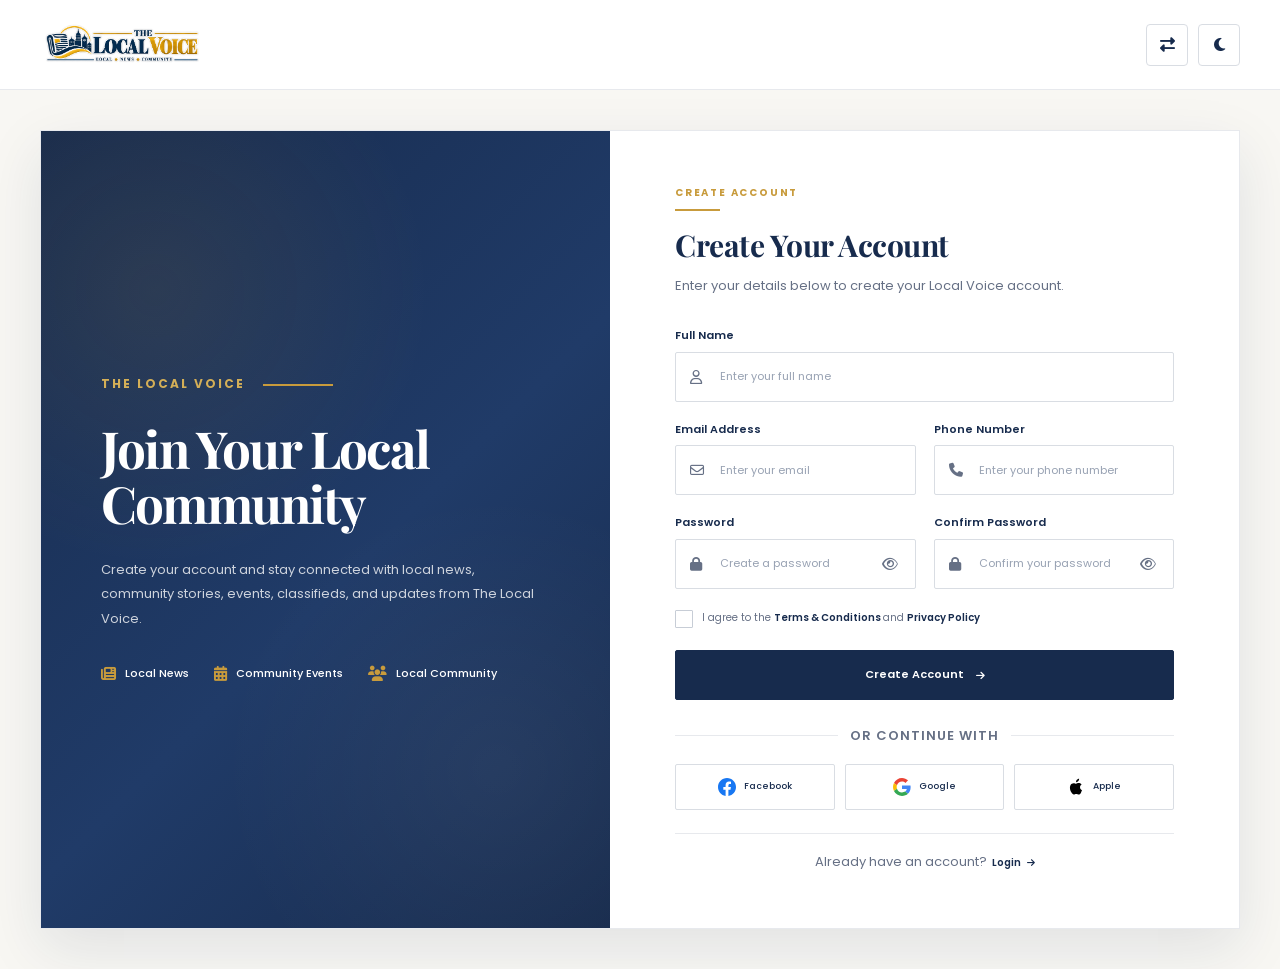
<file: register.html>
<!DOCTYPE html>
<html lang="en" dir="ltr">

<head>

    <!-- =====================================================
         BASIC META
    ====================================================== -->

    <meta charset="UTF-8">

    <meta
        name="viewport"
        content="width=device-width, initial-scale=1.0"
    >

    <meta
        name="description"
        content="The Local Voice - Local Newspaper and Community News Portal"
    >

    <meta
        name="keywords"
        content="local news, community news, newspaper, events, classifieds"
    >

    <meta
        name="author"
        content="The Local Voice"
    >


    <!-- =====================================================
         PAGE TITLE
    ====================================================== -->

    <title>
        The Local Voice | Local News & Community
    </title>
<link
    rel="icon"
    type="image/png"
    href="images/logo.png"
>

    <!-- =====================================================
         GOOGLE FONT
    ====================================================== -->

    <link
        rel="preconnect"
        href="https://fonts.googleapis.com"
    >

    <link
        rel="preconnect"
        href="https://fonts.gstatic.com"
        crossorigin
    >

    <link
        href="https://fonts.googleapis.com/css2?family=Playfair+Display:wght@500;600;700&family=Poppins:wght@400;500;600;700&display=swap"
        rel="stylesheet"
    >


    <!-- =====================================================
         FONT AWESOME
    ====================================================== -->

    <link
        rel="stylesheet"
        href="https://cdnjs.cloudflare.com/ajax/libs/font-awesome/6.5.2/css/all.min.css"
    >


    <!-- =====================================================
         MAIN CSS
    ====================================================== -->

    <link
        rel="stylesheet"
        href="css/style.css"
    >
    <link
        rel="stylesheet"
        href="css/responsive.css"
    >

</head>


<body>
<!-- =========================================================
     REGISTER / CREATE ACCOUNT PAGE
========================================================= -->

<main class="register-page" id="registerPage">


    <!-- =====================================================
         REGISTER HEADER
    ====================================================== -->

    <header class="register-header">

        <div class="register-header-container">


            <!-- =============================================
                 LOGO
            ============================================== -->

            <a
                href="index.html"
                class="register-logo"
                aria-label="The Local Voice Home"
            >

                <!-- LIGHT MODE LOGO -->

                <img
                    src="images/logo.png"
                    alt="The Local Voice"
                    class="register-logo-light"
                >


                
            </a>


            <!-- =============================================
                 HEADER ACTIONS
            ============================================== -->

            <div class="register-header-actions">


                <!-- RTL BUTTON -->

                <button
                    type="button"
                    class="register-header-icon"
                    id="registerRtlToggle"
                    aria-label="Switch text direction"
                    title="RTL"
                >

                    <i
                        class="fa-solid fa-right-left"
                        aria-hidden="true"
                    ></i>

                </button>


                <!-- DARK MODE BUTTON -->

                <button
                    type="button"
                    class="register-header-icon"
                    id="registerDarkToggle"
                    aria-label="Toggle dark mode"
                    title="Dark Mode"
                >

                    <i
                        class="fa-solid fa-moon"
                        aria-hidden="true"
                    ></i>

                </button>

            </div>

        </div>

    </header>



    <!-- =====================================================
         REGISTER MAIN
    ====================================================== -->

    <section class="register-main">

        <div class="register-container">


            <!-- =================================================
                 LEFT BRANDING PANEL
            ================================================== -->

            <div class="register-brand-panel">

                <div class="register-brand-overlay"></div>


                <div class="register-brand-content">


                    <!-- BRAND LABEL -->

                    <div class="register-brand-label">

                        <span class="register-brand-eyebrow">
                            THE LOCAL VOICE
                        </span>

                        <span class="register-brand-line"></span>

                    </div>


                    <!-- BRAND TITLE -->

                    <h1 class="register-brand-title">
                        Join Your
                        Local Community
                    </h1>


                    <!-- BRAND DESCRIPTION -->

                    <p class="register-brand-description">
                        Create your account and stay connected
                        with local news, community stories,
                        events, classifieds, and updates from
                        The Local Voice.
                    </p>


                    <!-- BRAND META -->

                    <div class="register-brand-meta">

                        <span>

                            <i
                                class="fa-solid fa-newspaper"
                                aria-hidden="true"
                            ></i>

                            Local News

                        </span>


                        <span>

                            <i
                                class="fa-solid fa-calendar-days"
                                aria-hidden="true"
                            ></i>

                            Community Events

                        </span>


                        <span>

                            <i
                                class="fa-solid fa-users"
                                aria-hidden="true"
                            ></i>

                            Local Community

                        </span>

                    </div>

                </div>

            </div>



            <!-- =================================================
                 RIGHT REGISTER FORM PANEL
            ================================================== -->

            <div class="register-form-panel">

                <div class="register-form-content">


                    <!-- =========================================
                         FORM HEADER
                    ========================================== -->

                    <div class="register-form-header">

                        <span class="register-form-eyebrow">
                            CREATE ACCOUNT
                        </span>

                        <span class="register-form-line"></span>

                        <h2 class="register-form-title">
                            Create Your Account
                        </h2>

                        <p class="register-form-description">
                            Enter your details below to create
                            your Local Voice account.
                        </p>

                    </div>



                    <!-- =========================================
                         REGISTER FORM
                    ========================================== -->

                    <form
                        class="register-form"
                        id="registerForm"
                        novalidate
                    >


                        <!-- =====================================
                             FULL NAME
                        ====================================== -->

                        <div class="register-form-field">

                            <label for="registerName">
                                Full Name
                            </label>

                            <div class="register-input-wrapper">

                                <i
                                    class="fa-regular fa-user"
                                    aria-hidden="true"
                                ></i>

                                <input
                                    type="text"
                                    id="registerName"
                                    name="name"
                                    placeholder="Enter your full name"
                                    autocomplete="name"
                                    required
                                >

                            </div>

                        </div>



                        <!-- =====================================
                             EMAIL + PHONE
                        ====================================== -->

                        <div class="register-form-row">


                            <!-- EMAIL -->

                            <div class="register-form-field">

                                <label for="registerEmail">
                                    Email Address
                                </label>

                                <div class="register-input-wrapper">

                                    <i
                                        class="fa-regular fa-envelope"
                                        aria-hidden="true"
                                    ></i>

                                    <input
                                        type="email"
                                        id="registerEmail"
                                        name="email"
                                        placeholder="Enter your email"
                                        autocomplete="email"
                                        required
                                    >

                                </div>

                            </div>


                            <!-- PHONE -->

                            <div class="register-form-field">

                                <label for="registerPhone">
                                    Phone Number
                                </label>

                                <div class="register-input-wrapper">

                                    <i
                                        class="fa-solid fa-phone"
                                        aria-hidden="true"
                                    ></i>

                                    <input
                                        type="tel"
                                        id="registerPhone"
                                        name="phone"
                                        placeholder="Enter your phone number"
                                        autocomplete="tel"
                                    >

                                </div>

                            </div>

                        </div>



                        <!-- =====================================
                             PASSWORD + CONFIRM PASSWORD
                        ====================================== -->

                        <div class="register-form-row">


                            <!-- PASSWORD -->

                            <div class="register-form-field">

                                <label for="registerPassword">
                                    Password
                                </label>

                                <div class="register-input-wrapper">

                                    <i
                                        class="fa-solid fa-lock"
                                        aria-hidden="true"
                                    ></i>

                                    <input
                                        type="password"
                                        id="registerPassword"
                                        name="password"
                                        placeholder="Create a password"
                                        autocomplete="new-password"
                                        required
                                    >

                                    <button
                                        type="button"
                                        class="register-password-toggle"
                                        id="registerPasswordToggle"
                                        aria-label="Show password"
                                        title="Show password"
                                    >

                                        <i
                                            class="fa-regular fa-eye"
                                            aria-hidden="true"
                                        ></i>

                                    </button>

                                </div>

                            </div>


                            <!-- CONFIRM PASSWORD -->

                            <div class="register-form-field">

                                <label for="registerConfirmPassword">
                                    Confirm Password
                                </label>

                                <div class="register-input-wrapper">

                                    <i
                                        class="fa-solid fa-lock"
                                        aria-hidden="true"
                                    ></i>

                                    <input
                                        type="password"
                                        id="registerConfirmPassword"
                                        name="confirmPassword"
                                        placeholder="Confirm your password"
                                        autocomplete="new-password"
                                        required
                                    >

                                    <button
                                        type="button"
                                        class="register-password-toggle"
                                        id="registerConfirmPasswordToggle"
                                        aria-label="Show password"
                                        title="Show password"
                                    >

                                        <i
                                            class="fa-regular fa-eye"
                                            aria-hidden="true"
                                        ></i>

                                    </button>

                                </div>

                            </div>

                        </div>



                        <!-- =====================================
                             TERMS & CONDITIONS
                        ====================================== -->

                        <div class="register-form-options">

                            <label class="register-terms">

                                <input
                                    type="checkbox"
                                    id="registerTerms"
                                    name="terms"
                                    required
                                >

                                <span
                                    class="register-custom-checkbox"
                                    aria-hidden="true"
                                ></span>

                                <span class="register-terms-text">

                                    I agree to the

                                    <a
                                        href="#"
                                        class="register-terms-link"
                                    >
                                        Terms &amp; Conditions
                                    </a>

                                    and

                                    <a
                                        href="#"
                                        class="register-terms-link"
                                    >
                                        Privacy Policy
                                    </a>

                                </span>

                            </label>

                        </div>



                        <!-- =====================================
                             CREATE ACCOUNT BUTTON
                        ====================================== -->

                        <button
                            type="submit"
                            class="register-submit"
                        >

                            <span>
                                Create Account
                            </span>

                            <i
                                class="fa-solid fa-arrow-right"
                                aria-hidden="true"
                            ></i>

                        </button>



                        <!-- =====================================
                             SOCIAL REGISTER DIVIDER
                        ====================================== -->

                        <div class="register-social-divider">

                            <span></span>

                            <p>
                                OR CONTINUE WITH
                            </p>

                            <span></span>

                        </div>



                        <!-- =====================================
                             SOCIAL REGISTER BUTTONS
                        ====================================== -->

                        <div class="register-social-buttons">


                            <!-- =================================
                                 FACEBOOK
                            ================================== -->

                            <button
                                type="button"
                                class="register-social-button register-facebook"
                                aria-label="Continue with Facebook"
                            >

                                <svg
                                    class="register-social-icon"
                                    viewBox="0 0 24 24"
                                    aria-hidden="true"
                                >

                                    <path
                                        fill="#1877F2"
                                        d="M24 12.073C24 5.405 18.627 0 12 0S0 5.405 0 12.073C0 18.1 4.388 23.094 10.125 24v-8.437H7.078v-3.49h3.047V9.413c0-3.025 1.792-4.697 4.533-4.697 1.313 0 2.686.236 2.686.236v2.97h-1.514c-1.491 0-1.956.929-1.956 1.883v2.268h3.328l-.532 3.49h-2.796V24C19.612 23.094 24 18.1 24 12.073z"
                                    ></path>

                                </svg>

                                <span>
                                    Facebook
                                </span>

                            </button>



                            <!-- =================================
                                 GOOGLE
                            ================================== -->

                            <button
                                type="button"
                                class="register-social-button register-google"
                                aria-label="Continue with Google"
                            >

                                <svg
                                    class="register-social-icon"
                                    viewBox="0 0 48 48"
                                    aria-hidden="true"
                                >

                                    <path
                                        fill="#EA4335"
                                        d="M24 9.5c3.54 0 6.71 1.22 9.21 3.6l6.85-6.85C35.9 2.65 30.47 0 24 0 14.61 0 6.51 5.38 2.56 13.22l7.98 6.2C12.43 13.3 17.74 9.5 24 9.5z"
                                    ></path>

                                    <path
                                        fill="#4285F4"
                                        d="M46.98 24.55c0-1.64-.15-3.2-.43-4.55H24v9.02h12.93c-.57 2.9-2.22 5.36-4.73 7.01l7.66 5.95C44.34 37.78 46.98 31.72 46.98 24.55z"
                                    ></path>

                                    <path
                                        fill="#FBBC05"
                                        d="M10.54 28.58A14.42 14.42 0 0 1 9.75 24c0-1.59.28-3.13.79-4.58l-7.98-6.2A23.97 23.97 0 0 0 0 24c0 3.88.93 7.55 2.56 10.78l7.98-6.2C9.88 29.28 10.13 28.91 10.54 28.58z"
                                    ></path>

                                    <path
                                        fill="#34A853"
                                        d="M24 48c6.48 0 11.92-2.13 15.89-5.8l-7.66-5.95c-2.13 1.43-4.84 2.27-8.23 2.27-6.26 0-11.57-3.8-13.46-9.92l-7.98 6.2C6.51 42.62 14.61 48 24 48z"
                                    ></path>

                                </svg>

                                <span>
                                    Google
                                </span>

                            </button>



                            <!-- =================================
                                 APPLE
                            ================================== -->

                            <button
                                type="button"
                                class="register-social-button register-apple"
                                aria-label="Continue with Apple"
                            >

                                <svg
                                    class="register-social-icon"
                                    viewBox="0 0 24 24"
                                    aria-hidden="true"
                                >

                                    <path
                                        fill="#000000"
                                        d="M18.71 19.5c-.83 1.24-1.71 2.45-3.05 2.47-1.34.03-1.77-.79-3.29-.79-1.53 0-2 .77-3.27.82-1.31.05-2.3-1.32-3.14-2.55-1.71-2.48-3.02-7.01-1.26-10.07.87-1.52 2.43-2.48 4.12-2.51 1.28-.02 2.49.87 3.27.87.78 0 2.24-1.08 3.78-.92.64.03 2.44.26 3.59 1.95-.09.06-2.14 1.25-2.12 3.72.03 2.95 2.6 3.93 2.63 3.94-.02.07-.41 1.42-1.26 2.82zM15.12 4.13c.71-.86 1.19-2.06 1.06-3.25-1.03.04-2.27.68-3.01 1.54-.66.76-1.24 1.98-1.08 3.14 1.15.09 2.32-.58 3.03-1.43z"
                                    ></path>

                                </svg>

                                <span>
                                    Apple
                                </span>

                            </button>

                        </div>



                        <!-- =====================================
                             LOGIN LINK
                        ====================================== -->

                        <div class="register-login-account">

                            <p>
                                Already have an account?
                            </p>

                            <a
                                href="login.html"
                                class="register-login-link"
                            >
                                Login
                                <i
                                    class="fa-solid fa-arrow-right"
                                    aria-hidden="true"
                                ></i>
                            </a>

                        </div>



                        

                    </form>

                </div>

            </div>

        </div>

    </section>

</main>

<!-- =====================================================
         JAVASCRIPT
         We will add the header JS later.
    ====================================================== -->

    <script src="js/script.js"></script>

</body>

</html>
</file>
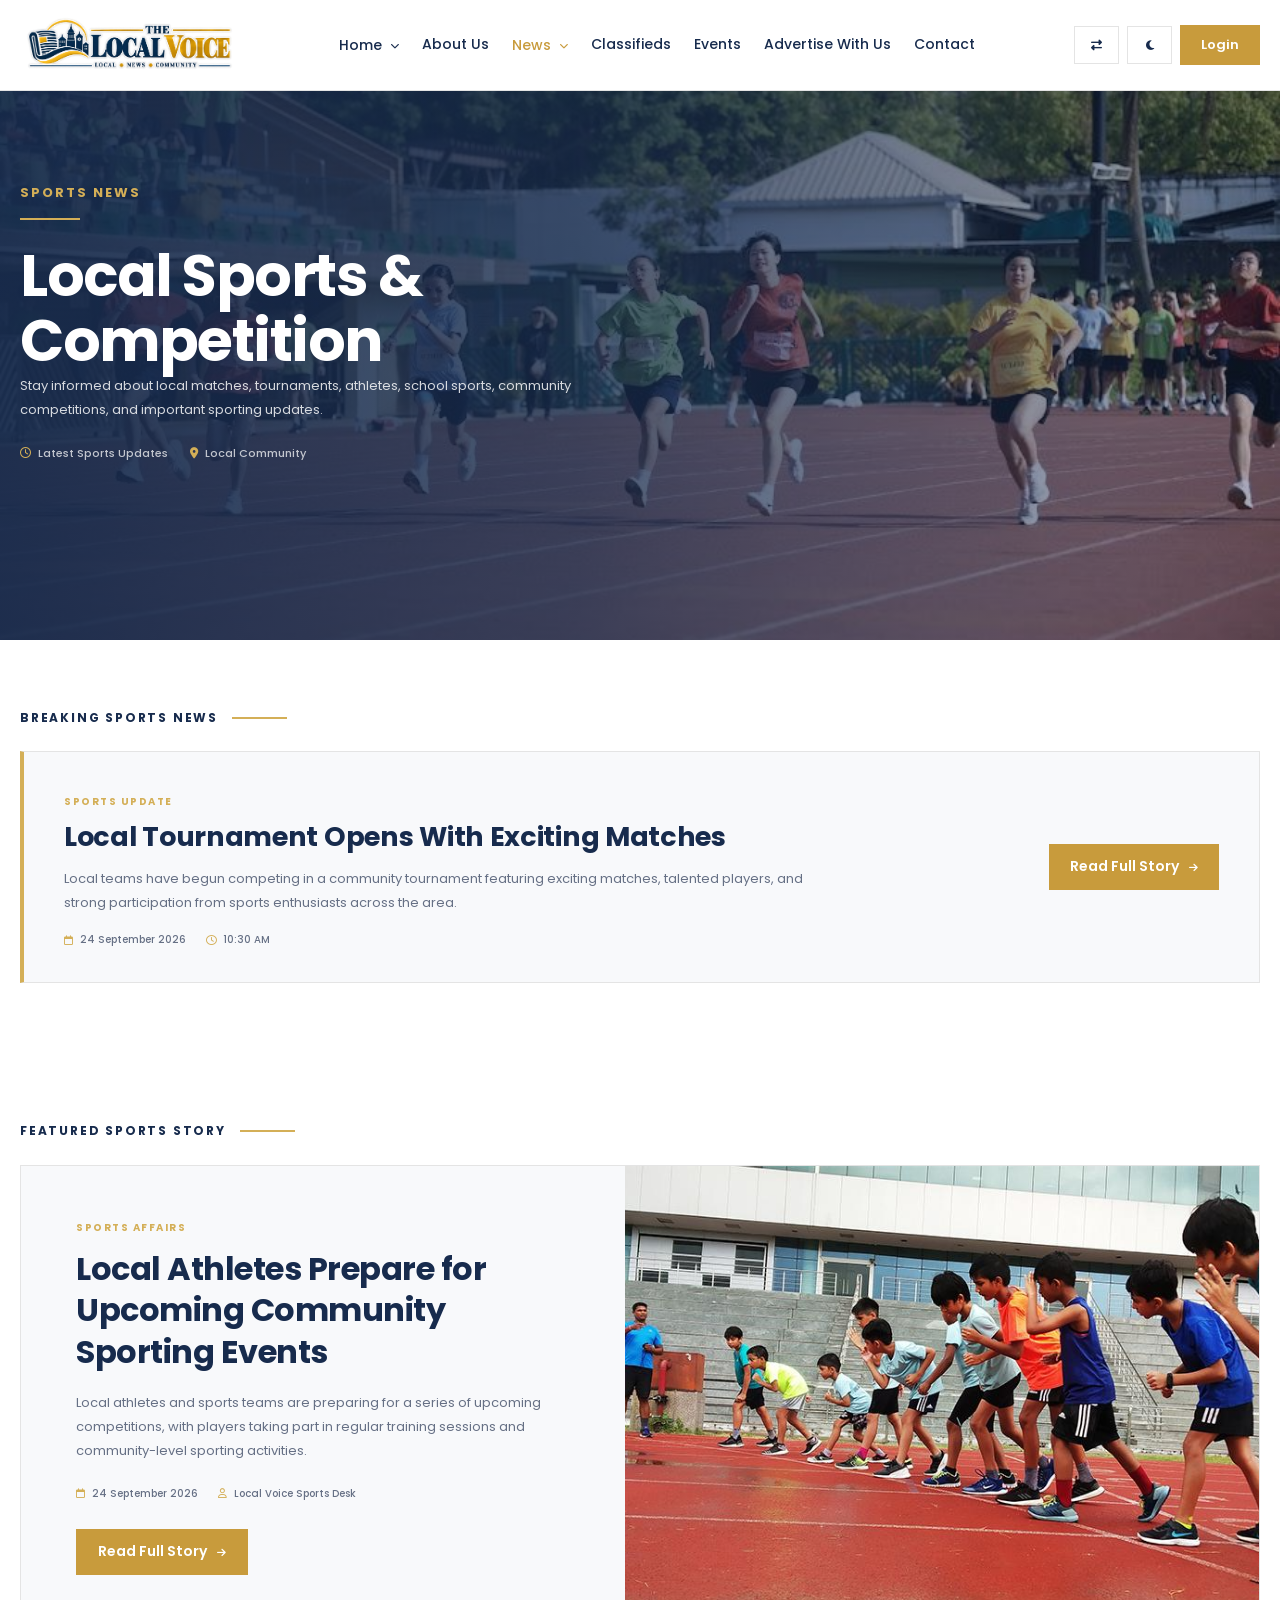
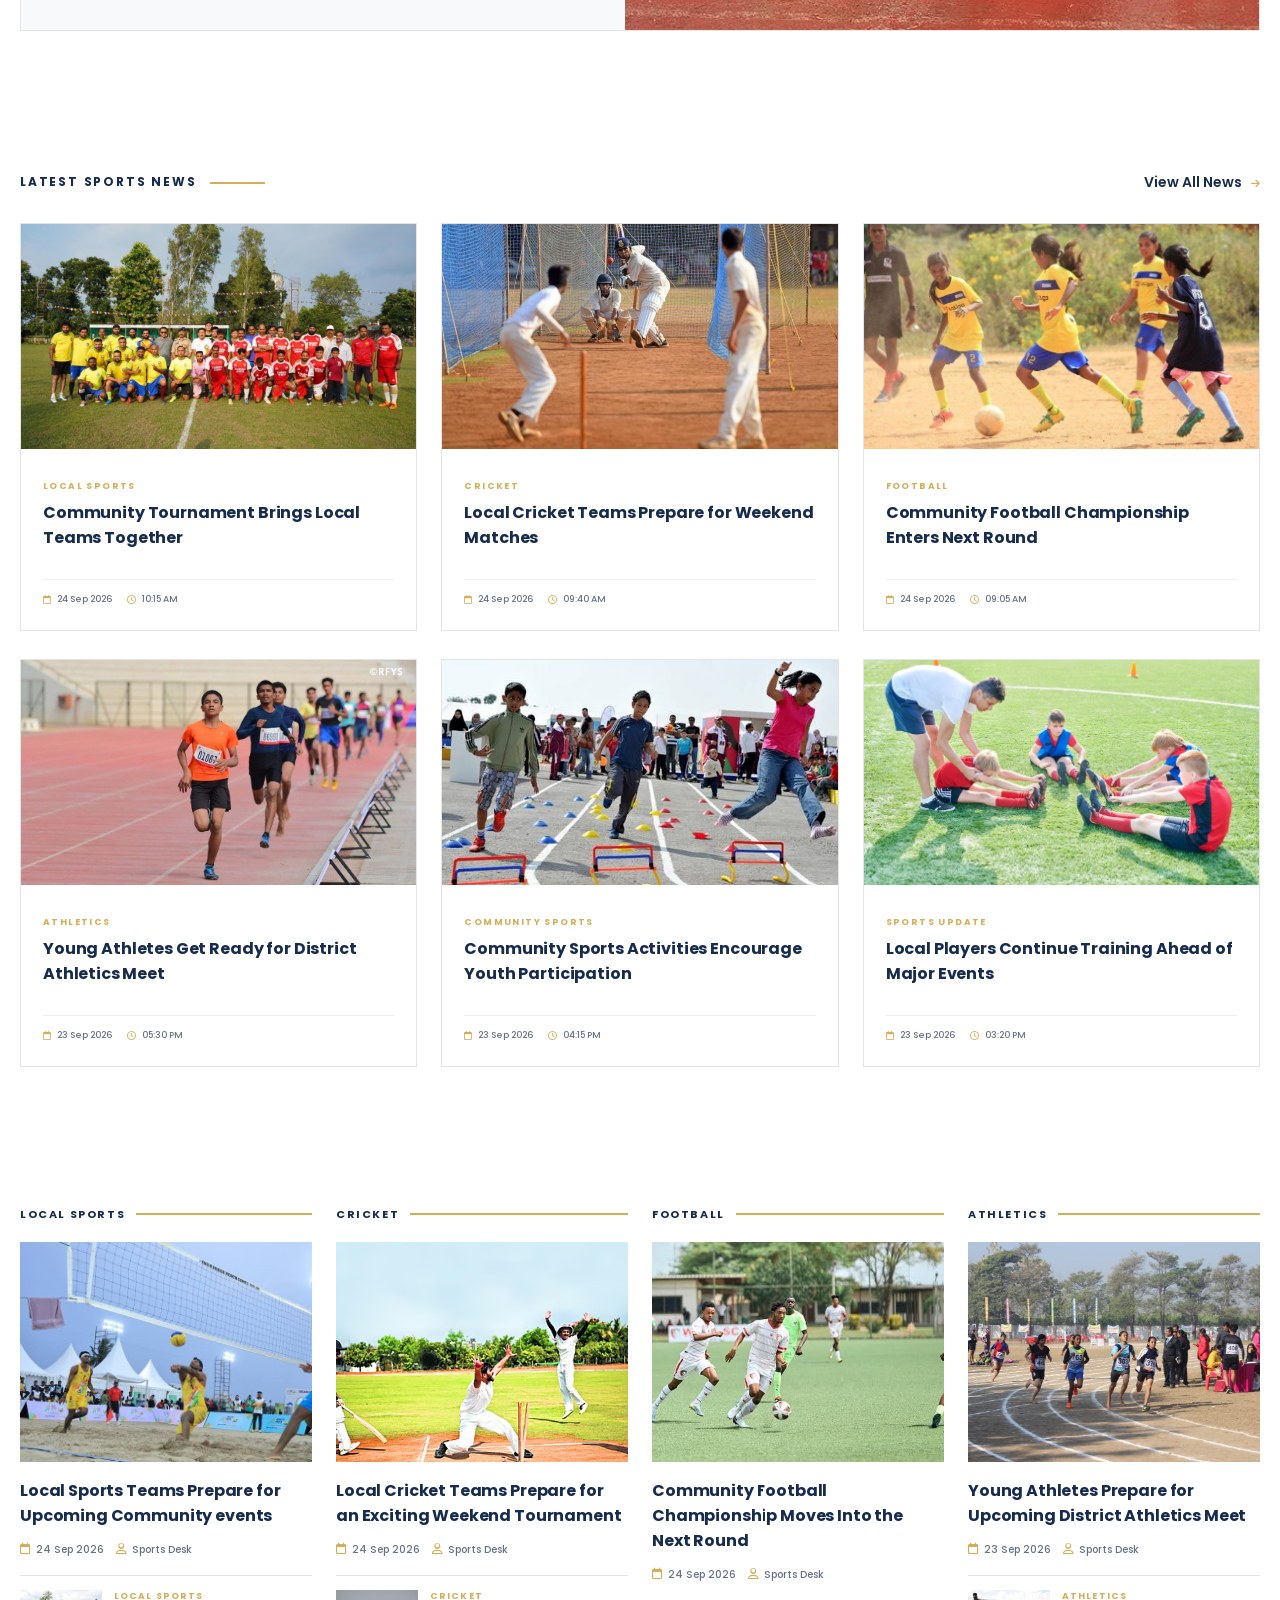
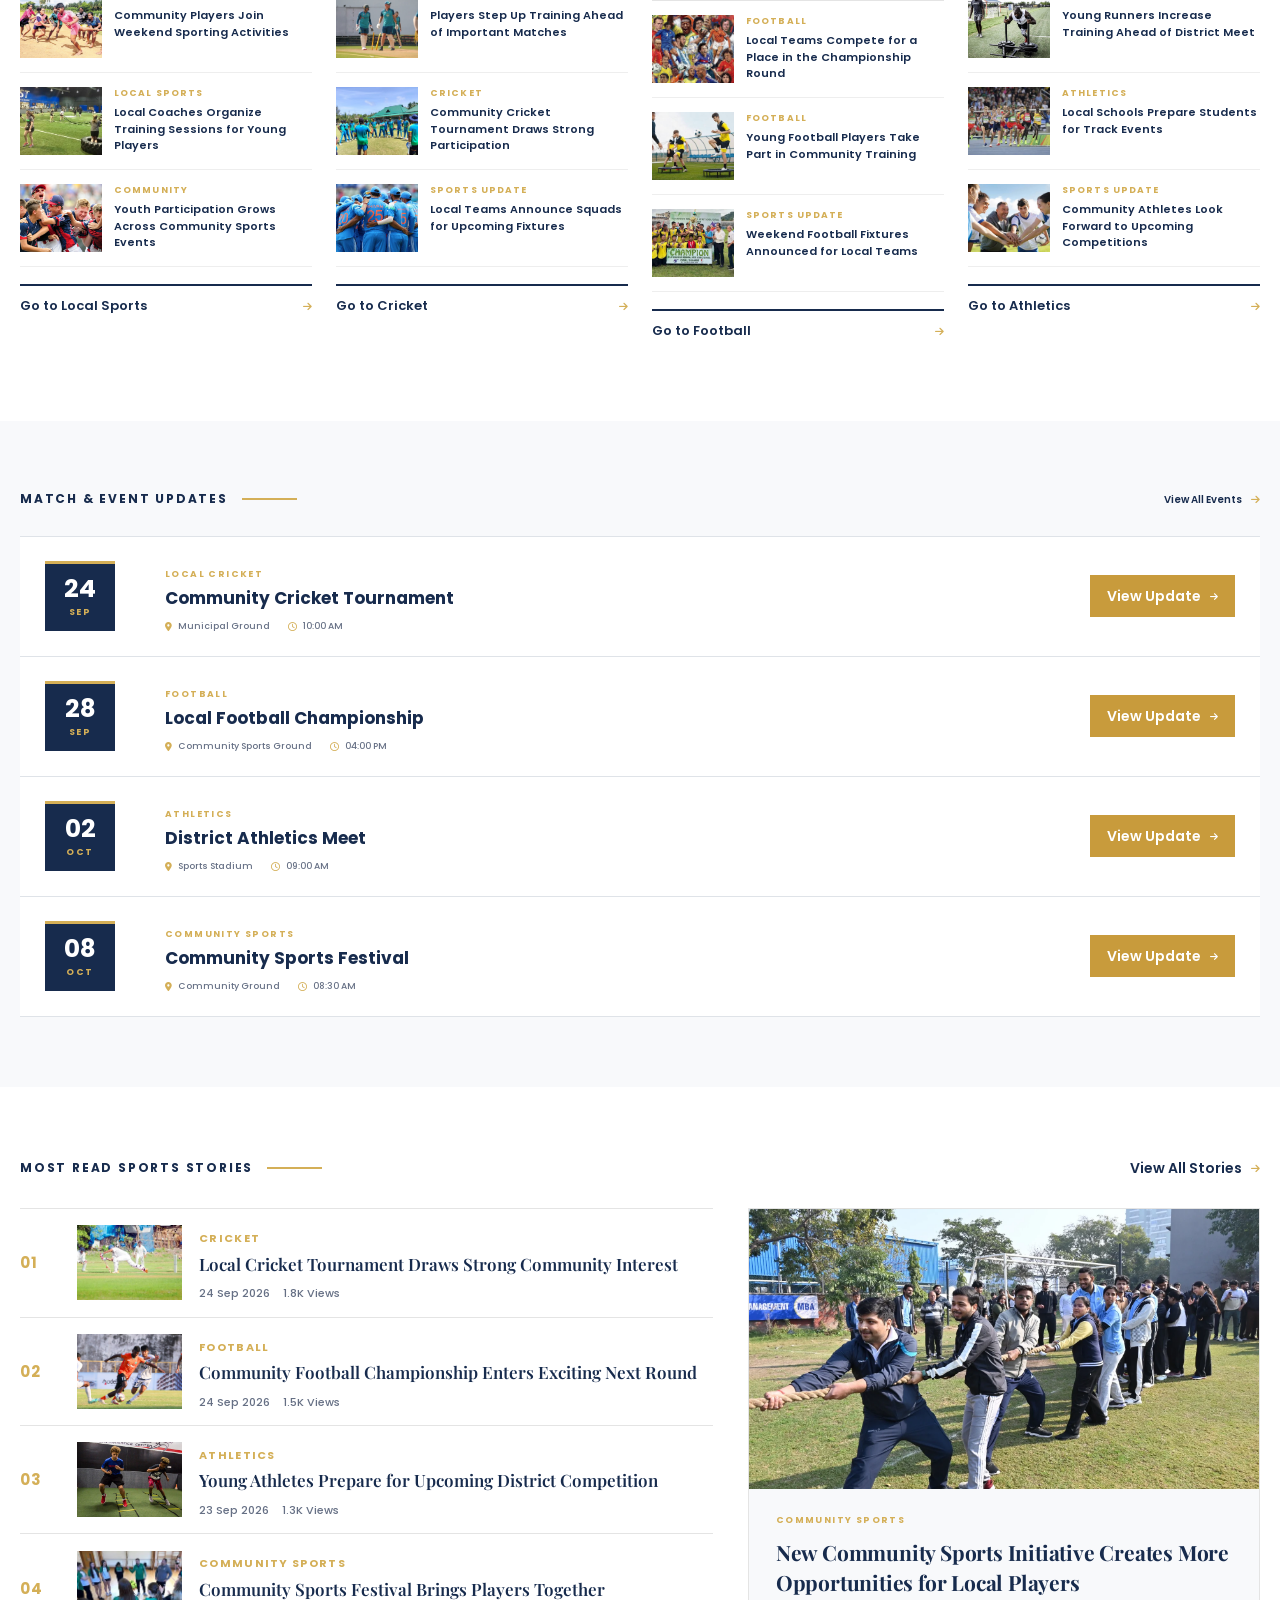
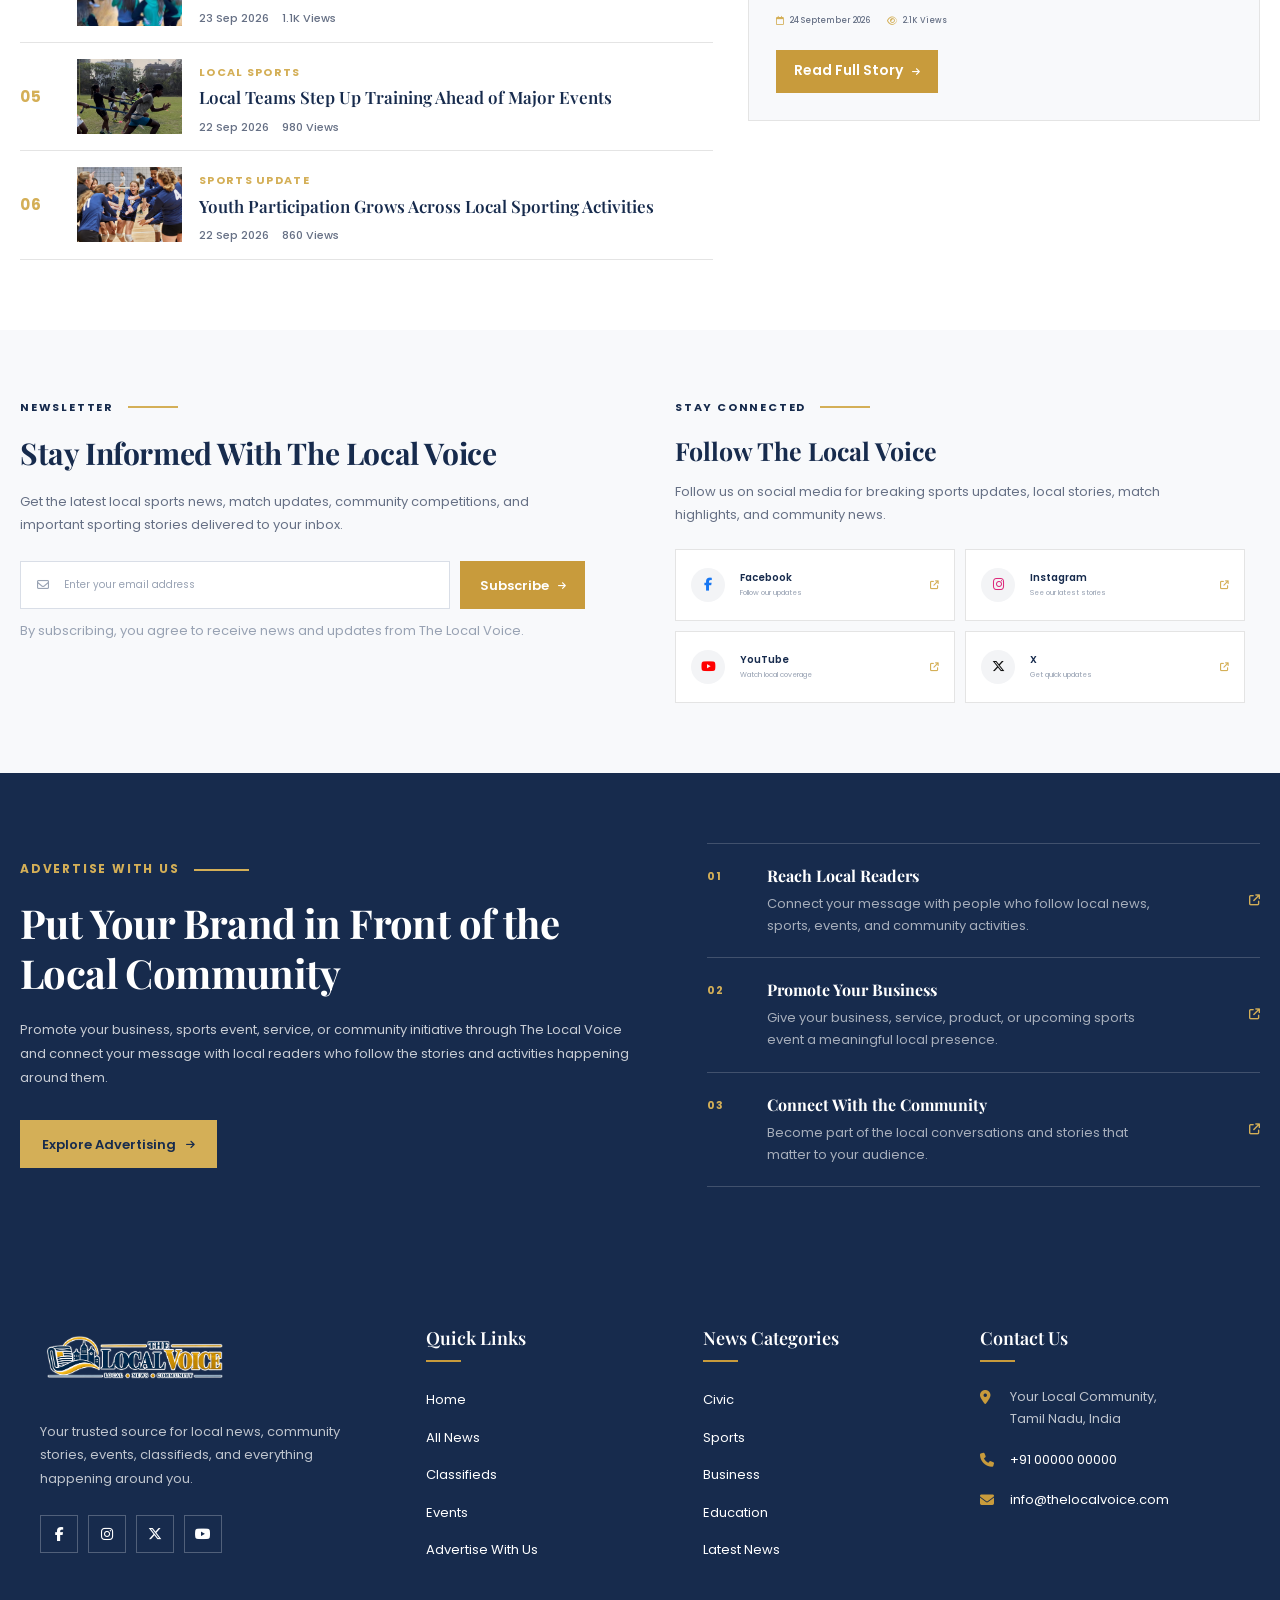
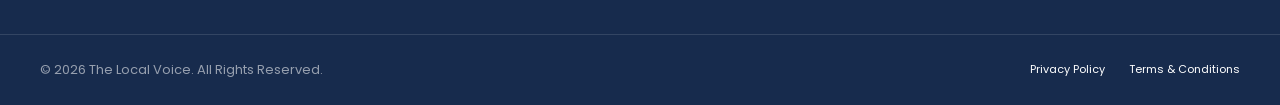
<file: sports.html>
<!DOCTYPE html>
<html lang="en" dir="ltr">

<head>

    <!-- =====================================================
         BASIC META
    ====================================================== -->

    <meta charset="UTF-8">

    <meta
        name="viewport"
        content="width=device-width, initial-scale=1.0"
    >

    <meta
        name="description"
        content="The Local Voice - Local Newspaper and Community News Portal"
    >

    <meta
        name="keywords"
        content="local news, community news, newspaper, events, classifieds"
    >

    <meta
        name="author"
        content="The Local Voice"
    >


    <!-- =====================================================
         PAGE TITLE
    ====================================================== -->

    <title>
        The Local Voice | Local News & Community
    </title>
<link
    rel="icon"
    type="image/png"
    href="images/logo.png"
>

    <!-- =====================================================
         GOOGLE FONT
    ====================================================== -->

    <link
        rel="preconnect"
        href="https://fonts.googleapis.com"
    >

    <link
        rel="preconnect"
        href="https://fonts.gstatic.com"
        crossorigin
    >

    <link
        href="https://fonts.googleapis.com/css2?family=Playfair+Display:wght@500;600;700&family=Poppins:wght@400;500;600;700&display=swap"
        rel="stylesheet"
    >


    <!-- =====================================================
         FONT AWESOME
    ====================================================== -->

    <link
        rel="stylesheet"
        href="https://cdnjs.cloudflare.com/ajax/libs/font-awesome/6.5.2/css/all.min.css"
    >


    <!-- =====================================================
         MAIN CSS
    ====================================================== -->

    <link
        rel="stylesheet"
        href="css/style.css"
    >
    <link
        rel="stylesheet"
        href="css/responsive.css"
    >

</head>


<body>


    <!-- =====================================================
         HEADER START
    ====================================================== -->

    <header
        class="site-header"
        id="siteHeader"
    >

        <div class="header-container">


            <!-- =================================================
                 LOGO
            ================================================== -->

            <a
                href="index.html"
                class="site-logo"
                aria-label="The Local Voice Home"
            >

                <!-- Light Mode Logo -->

                <img
                    src="images/logo.png"
                    alt="The Local Voice"
                    class="logo-light"
                >


                <!-- Dark Mode Logo -->

                <img
                    src="images/logo.png"
                    alt="The Local Voice"
                    class="logo-dark"
                >

            </a>


            <!-- =================================================
                 DESKTOP NAVIGATION
            ================================================== -->

            <nav
                class="desktop-navigation"
                id="desktopNavigation"
                aria-label="Main Navigation"
            >


                <!-- =============================================
                     HOME DROPDOWN
                ============================================== -->

                <div class="nav-dropdown">

                    <button
                        type="button"
                        class="nav-dropdown-toggle"
                        aria-expanded="false"
                    >
                        Home

                        <i
                            class="fa-solid fa-chevron-down"
                            aria-hidden="true"
                        ></i>

                    </button>


                    <div class="nav-dropdown-menu">

                        <a href="index.html">
                            Home 1
                        </a>

                        <a href="home2.html">
                            Home 2
                        </a>

                    </div>

                </div>
                <a
                    href="about.html"
                    class="nav-link"
                >
                    About Us
                </a>

                <!-- =============================================
                     NEWS DROPDOWN
                ============================================== -->

                <div class="nav-dropdown">

                    <button
                        type="button"
                        class="nav-dropdown-toggle active"
                        aria-expanded="false"
                    >
                        News

                        <i
                            class="fa-solid fa-chevron-down"
                            aria-hidden="true"
                        ></i>

                    </button>


                    <div class="nav-dropdown-menu">

                        

                        <a href="civic.html">
                            Civic
                        </a>

                        <a href="sports.html"class="active">
                            Sports
                        </a>

                        <a href="business.html">
                            Business
                        </a>

                        <a href="education.html">
                            Education
                        </a>

                    </div>

                </div>


                <!-- =============================================
                     NORMAL NAVIGATION LINKS
                ============================================== -->

                <a
                    href="classifieds.html"
                    class="nav-link"
                >
                    Classifieds
                </a>


                <a
                    href="events.html"
                    class="nav-link"
                >
                    Events
                </a>


                <a
                    href="advertise.html"
                    class="nav-link"
                >
                    Advertise With Us
                </a>


                <a
                    href="contact.html"
                    class="nav-link"
                >
                    Contact
                </a>

            </nav>


            <!-- =================================================
                 HEADER ACTIONS
            ================================================== -->

            <div class="header-actions">

    <button
        type="button"
        class="header-action-btn rtl-toggle"
        id="rtlToggle"
        aria-label="Switch text direction"
        title="RTL"
    >
        <i class="fa-solid fa-right-left"></i>
    </button>

    <button
        type="button"
        class="header-action-btn dark-toggle"
        id="darkToggle"
        aria-label="Toggle dark mode"
        title="Dark Mode"
    >
        <i class="fa-solid fa-moon"></i>
    </button>

    <a
        href="login.html"
        class="login-btn"
    >
        Login
    </a>

</div>

            <!-- =================================================
                 HAMBURGER BUTTON
            ================================================== -->

            <button
                type="button"
                class="hamburger-btn"
                id="hamburgerBtn"
                aria-label="Open navigation menu"
                aria-expanded="false"
            >

                <i
                    class="fa-solid fa-bars"
                    aria-hidden="true"
                ></i>

            </button>

        </div>


        <!-- =====================================================
             MOBILE NAVIGATION
        ====================================================== -->

        <div
            class="mobile-navigation"
            id="mobileNavigation"
        >

            <div class="mobile-navigation-inner">


                <!-- =============================================
                     MOBILE HOME DROPDOWN
                ============================================== -->

                <div class="mobile-dropdown">

                    <button
                        type="button"
                        class="mobile-dropdown-toggle"
                        aria-expanded="false"
                    >
                        Home

                        <i
                            class="fa-solid fa-chevron-down"
                            aria-hidden="true"
                        ></i>

                    </button>


                    <div class="mobile-dropdown-menu">

                        <a href="index.html">
                            Home 1
                        </a>

                        <a href="home2.html">
                            Home 2
                        </a>

                    </div>

                </div>
                <a
                    href="about.html"
                    class="mobile-nav-link"
                >
                    About Us
                </a>


                <!-- =============================================
                     MOBILE NEWS DROPDOWN
                ============================================== -->

                <div class="mobile-dropdown">

                    <button
                        type="button"
                        class="mobile-dropdown-toggle active"
                        aria-expanded="false"
                    >
                        News

                        <i
                            class="fa-solid fa-chevron-down"
                            aria-hidden="true"
                        ></i>

                    </button>


                    <div class="mobile-dropdown-menu">

                        

                        <a href="civic.html">
                            Civic
                        </a>

                        <a href="sports.html"class="active">
                            Sports
                        </a>

                        <a href="business.html">
                            Business
                        </a>

                        <a href="education.html">
                            Education
                        </a>

                    </div>

                </div>


                <!-- =============================================
                     MOBILE NORMAL LINKS
                ============================================== -->

                <a
                    href="classifieds.html"
                    class="mobile-nav-link"
                >
                    Classifieds
                </a>


                <a
                    href="events.html"
                    class="mobile-nav-link"
                >
                    Events
                </a>


                <a
                    href="advertise.html"
                    class="mobile-nav-link"
                >
                    Advertise With Us
                </a>


                <a
                    href="contact.html"
                    class="mobile-nav-link"
                >
                    Contact
                </a>


                <!-- =============================================
                     MOBILE ACTIONS
                ============================================== -->

                <div class="mobile-actions">

    <button
        type="button"
        class="mobile-action-btn"
        id="mobileRtlToggle"
        aria-label="Switch text direction"
        title="RTL"
    >
        <i class="fa-solid fa-right-left"></i>
    </button>

    <button
        type="button"
        class="mobile-action-btn"
        id="mobileDarkToggle"
        aria-label="Toggle dark mode"
        title="Dark Mode"
    >
        <i class="fa-solid fa-moon"></i>
    </button>

    <a
        href="login.html"
        class="mobile-login-btn"
    >
        Login
    </a>

</div>
            </div>

        </div>

    </header>


    <!-- =====================================================
         HEADER END
    ====================================================== -->


    <!-- =====================================================
         MAIN CONTENT START
         We will add this later.
    ====================================================== -->

    <main>
<!-- =========================================================
     SPORTS PAGE — SECTION 1
     SPORTS HERO
========================================================= -->

<section class="sports-hero" id="sportsHero">

    <div class="sports-hero-overlay"></div>

    <div class="sports-hero-container">

        <div class="sports-hero-content">

            <span class="sports-hero-eyebrow">
                SPORTS NEWS
            </span>

            <span class="sports-hero-line"></span>

            <h1>
                Local Sports & Competition
            </h1>

            <p>
                Stay informed about local matches, tournaments,
                athletes, school sports, community competitions,
                and important sporting updates.
            </p>

            <div class="sports-hero-meta">

                <span>
                    <i
                        class="fa-regular fa-clock"
                        aria-hidden="true"
                    ></i>
                    Latest Sports Updates
                </span>

                <span>
                    <i
                        class="fa-solid fa-location-dot"
                        aria-hidden="true"
                    ></i>
                    Local Community
                </span>

            </div>

        </div>

    </div>

</section>
<!-- =========================================================
     SPORTS SECTION 2 — BREAKING SPORTS NEWS
========================================================= -->

<section class="sports-breaking" id="sportsBreaking">

    <div class="sports-breaking-container">

        <!-- =================================================
             SECTION HEADER
        ================================================== -->

        <div class="sports-breaking-header">

            <div class="sports-breaking-title-wrap">

                <span class="sports-breaking-eyebrow">
                    BREAKING SPORTS NEWS
                </span>

                <span class="sports-breaking-line"></span>

            </div>

        </div>


        <!-- =================================================
             BREAKING SPORTS STORY
        ================================================== -->

        <article class="sports-breaking-card">

            <!-- =============================================
                 STORY CONTENT
            ============================================== -->

            <div class="sports-breaking-content">

                <span class="sports-breaking-category">
                    SPORTS UPDATE
                </span>

                <h2 class="sports-breaking-title">
                    Local Tournament Opens With Exciting Matches
                </h2>

                <p class="sports-breaking-description">
                    Local teams have begun competing in a community
                    tournament featuring exciting matches, talented
                    players, and strong participation from sports
                    enthusiasts across the area.
                </p>


                <!-- =========================================
                     STORY META
                ========================================== -->

                <div class="sports-breaking-meta">

                    <span>
                        <i
                            class="fa-regular fa-calendar"
                            aria-hidden="true"
                        ></i>

                        24 September 2026
                    </span>

                    <span>
                        <i
                            class="fa-regular fa-clock"
                            aria-hidden="true"
                        ></i>

                        10:30 AM
                    </span>

                </div>

            </div>


            <!-- =============================================
                 STORY ACTION
            ============================================== -->

            <div class="sports-breaking-action">

                <a
                    href="news.html"
                    class="sports-breaking-read"
                >

                    <span>
                        Read Full Story
                    </span>

                    <i
                        class="fa-solid fa-arrow-right"
                        aria-hidden="true"
                    ></i>

                </a>

            </div>

        </article>

    </div>

</section>
<!-- =========================================================
     SPORTS SECTION 3 — FEATURED SPORTS STORY
========================================================= -->

<section class="sports-featured" id="sportsFeatured">

    <div class="sports-featured-container">

        <!-- =================================================
             SECTION HEADER
        ================================================== -->

        <div class="sports-featured-header">

            <div class="sports-featured-title-wrap">

                <span class="sports-featured-eyebrow">
                    FEATURED SPORTS STORY
                </span>

                <span class="sports-featured-line"></span>

            </div>

        </div>


        <!-- =================================================
             FEATURED STORY
        ================================================== -->

        <article class="sports-featured-story">

            <!-- =============================================
                 STORY CONTENT
            ============================================== -->

            <div class="sports-featured-content">

                <span class="sports-featured-category">
                    SPORTS AFFAIRS
                </span>

                <h2 class="sports-featured-title">
                    Local Athletes Prepare for Upcoming Community
                    Sporting Events
                </h2>

                <p class="sports-featured-description">
                    Local athletes and sports teams are preparing
                    for a series of upcoming competitions, with
                    players taking part in regular training sessions
                    and community-level sporting activities.
                </p>


                <!-- =========================================
                     STORY META
                ========================================== -->

                <div class="sports-featured-meta">

                    <span>
                        <i
                            class="fa-regular fa-calendar"
                            aria-hidden="true"
                        ></i>

                        24 September 2026
                    </span>

                    <span>
                        <i
                            class="fa-regular fa-user"
                            aria-hidden="true"
                        ></i>

                        Local Voice Sports Desk
                    </span>

                </div>


                <!-- =========================================
                     READ STORY
                ========================================== -->

                <a
                    href="news.html"
                    class="sports-featured-read"
                >

                    <span>
                        Read Full Story
                    </span>

                    <i
                        class="fa-solid fa-arrow-right"
                        aria-hidden="true"
                    ></i>

                </a>

            </div>


            <!-- =============================================
                 FEATURED IMAGE
            ============================================== -->

            <div class="sports-featured-image">

                <img
                    src="images/sports-featured.jpg"
                    alt="Local athletes preparing for sporting events"
                >

            </div>

        </article>

    </div>

</section>
<!-- =========================================================
     SPORTS SECTION 4 — LATEST SPORTS NEWS
========================================================= -->

<section class="sports-latest-news" id="sportsLatestNews">

    <div class="sports-latest-news-container">

        <!-- =================================================
             SECTION HEADER
        ================================================== -->

        <div class="sports-latest-news-header">

            <div class="sports-latest-news-title-wrap">

                <span class="sports-latest-news-eyebrow">
                    LATEST SPORTS NEWS
                </span>

                <span class="sports-latest-news-line"></span>

            </div>

            <a
                href="news.html"
                class="sports-latest-news-view-all"
            >
                <span>View All News</span>

                <i
                    class="fa-solid fa-arrow-right"
                    aria-hidden="true"
                ></i>
            </a>

        </div>


        <!-- =================================================
             SPORTS NEWS GRID
        ================================================== -->

        <div class="sports-latest-news-grid">


            <!-- =============================================
                 NEWS CARD 01
            ============================================== -->

            <article class="sports-latest-news-card">

                <a
                    href="news.html"
                    class="sports-latest-news-image"
                >
                    <img
                        src="images/sports-news-1.jpg"
                        alt="Local sports tournament"
                    >
                </a>

                <div class="sports-latest-news-content">

                    <span class="sports-latest-news-category">
                        LOCAL SPORTS
                    </span>

                    <h3 class="sports-latest-news-title">
                        Community Tournament Brings Local Teams Together
                    </h3>

                    <div class="sports-latest-news-meta">

                        <span>
                            <i
                                class="fa-regular fa-calendar"
                                aria-hidden="true"
                            ></i>
                            24 Sep 2026
                        </span>

                        <span>
                            <i
                                class="fa-regular fa-clock"
                                aria-hidden="true"
                            ></i>
                            10:15 AM
                        </span>

                    </div>

                </div>

            </article>


            <!-- =============================================
                 NEWS CARD 02
            ============================================== -->

            <article class="sports-latest-news-card">

                <a
                    href="news.html"
                    class="sports-latest-news-image"
                >
                    <img
                        src="images/sports-news-2.jpg"
                        alt="Local cricket match"
                    >
                </a>

                <div class="sports-latest-news-content">

                    <span class="sports-latest-news-category">
                        CRICKET
                    </span>

                    <h3 class="sports-latest-news-title">
                        Local Cricket Teams Prepare for Weekend Matches
                    </h3>

                    <div class="sports-latest-news-meta">

                        <span>
                            <i
                                class="fa-regular fa-calendar"
                                aria-hidden="true"
                            ></i>
                            24 Sep 2026
                        </span>

                        <span>
                            <i
                                class="fa-regular fa-clock"
                                aria-hidden="true"
                            ></i>
                            09:40 AM
                        </span>

                    </div>

                </div>

            </article>


            <!-- =============================================
                 NEWS CARD 03
            ============================================== -->

            <article class="sports-latest-news-card">

                <a
                    href="news.html"
                    class="sports-latest-news-image"
                >
                    <img
                        src="images/sports-news-3.jpg"
                        alt="Local football competition"
                    >
                </a>

                <div class="sports-latest-news-content">

                    <span class="sports-latest-news-category">
                        FOOTBALL
                    </span>

                    <h3 class="sports-latest-news-title">
                        Community Football Championship Enters Next Round
                    </h3>

                    <div class="sports-latest-news-meta">

                        <span>
                            <i
                                class="fa-regular fa-calendar"
                                aria-hidden="true"
                            ></i>
                            24 Sep 2026
                        </span>

                        <span>
                            <i
                                class="fa-regular fa-clock"
                                aria-hidden="true"
                            ></i>
                            09:05 AM
                        </span>

                    </div>

                </div>

            </article>


            <!-- =============================================
                 NEWS CARD 04
            ============================================== -->

            <article class="sports-latest-news-card">

                <a
                    href="news.html"
                    class="sports-latest-news-image"
                >
                    <img
                        src="images/sports-news-4.jpg"
                        alt="Local athletics event"
                    >
                </a>

                <div class="sports-latest-news-content">

                    <span class="sports-latest-news-category">
                        ATHLETICS
                    </span>

                    <h3 class="sports-latest-news-title">
                        Young Athletes Get Ready for District Athletics Meet
                    </h3>

                    <div class="sports-latest-news-meta">

                        <span>
                            <i
                                class="fa-regular fa-calendar"
                                aria-hidden="true"
                            ></i>
                            23 Sep 2026
                        </span>

                        <span>
                            <i
                                class="fa-regular fa-clock"
                                aria-hidden="true"
                            ></i>
                            05:30 PM
                        </span>

                    </div>

                </div>

            </article>


            <!-- =============================================
                 NEWS CARD 05
            ============================================== -->

            <article class="sports-latest-news-card">

                <a
                    href="news.html"
                    class="sports-latest-news-image"
                >
                    <img
                        src="images/sports-news-5.jpg"
                        alt="Community sports activities"
                    >
                </a>

                <div class="sports-latest-news-content">

                    <span class="sports-latest-news-category">
                        COMMUNITY SPORTS
                    </span>

                    <h3 class="sports-latest-news-title">
                        Community Sports Activities Encourage Youth Participation
                    </h3>

                    <div class="sports-latest-news-meta">

                        <span>
                            <i
                                class="fa-regular fa-calendar"
                                aria-hidden="true"
                            ></i>
                            23 Sep 2026
                        </span>

                        <span>
                            <i
                                class="fa-regular fa-clock"
                                aria-hidden="true"
                            ></i>
                            04:15 PM
                        </span>

                    </div>

                </div>

            </article>


            <!-- =============================================
                 NEWS CARD 06
            ============================================== -->

            <article class="sports-latest-news-card">

                <a
                    href="news.html"
                    class="sports-latest-news-image"
                >
                    <img
                        src="images/sports-news-6.jpg"
                        alt="Local sports training"
                    >
                </a>

                <div class="sports-latest-news-content">

                    <span class="sports-latest-news-category">
                        SPORTS UPDATE
                    </span>

                    <h3 class="sports-latest-news-title">
                        Local Players Continue Training Ahead of Major Events
                    </h3>

                    <div class="sports-latest-news-meta">

                        <span>
                            <i
                                class="fa-regular fa-calendar"
                                aria-hidden="true"
                            ></i>
                            23 Sep 2026
                        </span>

                        <span>
                            <i
                                class="fa-regular fa-clock"
                                aria-hidden="true"
                            ></i>
                            03:20 PM
                        </span>

                    </div>

                </div>

            </article>


        </div>

    </div>

</section>
<! =========================================================
   SPORTS SECTION 5 — SPORTS CATEGORY NEWS
========================================================= !>

<section class="sports-category-news" id="sportsCategoryNews">

    <div class="sports-category-news-container">


        <!-- =================================================
             CATEGORY 01 — LOCAL SPORTS
        ================================================== -->

        <article class="sports-category-block">

            <div class="sports-category-header">

                <div class="sports-category-title-wrap">

                    <span class="sports-category-eyebrow">
                        LOCAL SPORTS
                    </span>

                    <span class="sports-category-line"></span>

                </div>

            </div>


            <!-- MAIN STORY -->

            <a
                href="news.html"
                class="sports-category-main-story"
            >

                <div class="sports-category-main-image">

                    <img
                        src="images/sports-category-local.jpg"
                        alt="Local sports competition"
                    >

                </div>

                <div class="sports-category-main-content">

                    <h2>
                        Local Sports Teams Prepare for Upcoming Community events
                    </h2>

                    <div class="sports-category-main-meta">

                        <span>
                            <i
                                class="fa-regular fa-calendar"
                                aria-hidden="true"
                            ></i>
                            24 Sep 2026
                        </span>

                        <span>
                            <i
                                class="fa-regular fa-user"
                                aria-hidden="true"
                            ></i>
                            Sports Desk
                        </span>

                    </div>

                </div>

            </a>


            <!-- RELATED STORIES -->

            <div class="sports-category-related">

                <a
                    href="news.html"
                    class="sports-category-related-item"
                >
                    <img
                        src="images/sports-category-local-1.jpg"
                        alt="Community sports players"
                    >

                    <div>
                        <span>LOCAL SPORTS</span>
                        <h3>
                            Community Players Join Weekend Sporting Activities
                        </h3>
                    </div>
                </a>


                <a
                    href="news.html"
                    class="sports-category-related-item"
                >
                    <img
                        src="images/sports-category-local-2.jpg"
                        alt="Local sports training"
                    >

                    <div>
                        <span>LOCAL SPORTS</span>
                        <h3>
                            Local Coaches Organize Training Sessions for Young Players
                        </h3>
                    </div>
                </a>


                <a
                    href="news.html"
                    class="sports-category-related-item"
                >
                    <img
                        src="images/sports-category-local-3.jpg"
                        alt="Youth sports event"
                    >

                    <div>
                        <span>COMMUNITY</span>
                        <h3>
                            Youth Participation Grows Across Community Sports Events
                        </h3>
                    </div>
                </a>

            </div>


            <a
                href="news.html"
                class="sports-category-view"
            >
                <span>Go to Local Sports</span>
                <i
                    class="fa-solid fa-arrow-right"
                    aria-hidden="true"
                ></i>
            </a>

        </article>


        <!-- =================================================
             CATEGORY 02 — CRICKET
        ================================================== -->

        <article class="sports-category-block">

            <div class="sports-category-header">

                <div class="sports-category-title-wrap">

                    <span class="sports-category-eyebrow">
                        CRICKET
                    </span>

                    <span class="sports-category-line"></span>

                </div>

            </div>


            <!-- MAIN STORY -->

            <a
                href="news.html"
                class="sports-category-main-story"
            >

                <div class="sports-category-main-image">

                    <img
                        src="images/sports-category-cricket.jpg"
                        alt="Local cricket match"
                    >

                </div>

                <div class="sports-category-main-content">

                    <h2>
                        Local Cricket Teams Prepare for an Exciting Weekend Tournament
                    </h2>

                    <div class="sports-category-main-meta">

                        <span>
                            <i
                                class="fa-regular fa-calendar"
                                aria-hidden="true"
                            ></i>
                            24 Sep 2026
                        </span>

                        <span>
                            <i
                                class="fa-regular fa-user"
                                aria-hidden="true"
                            ></i>
                            Sports Desk
                        </span>

                    </div>

                </div>

            </a>


            <!-- RELATED STORIES -->

            <div class="sports-category-related">

                <a
                    href="news.html"
                    class="sports-category-related-item"
                >
                    <img
                        src="images/sports-category-cricket-1.jpg"
                        alt="Cricket players training"
                    >

                    <div>
                        <span>CRICKET</span>
                        <h3>
                            Players Step Up Training Ahead of Important Matches
                        </h3>
                    </div>
                </a>


                <a
                    href="news.html"
                    class="sports-category-related-item"
                >
                    <img
                        src="images/sports-category-cricket-2.jpg"
                        alt="Community cricket tournament"
                    >

                    <div>
                        <span>CRICKET</span>
                        <h3>
                            Community Cricket Tournament Draws Strong Participation
                        </h3>
                    </div>
                </a>


                <a
                    href="news.html"
                    class="sports-category-related-item"
                >
                    <img
                        src="images/sports-category-cricket-3.jpg"
                        alt="Cricket team"
                    >

                    <div>
                        <span>SPORTS UPDATE</span>
                        <h3>
                            Local Teams Announce Squads for Upcoming Fixtures
                        </h3>
                    </div>
                </a>

            </div>


            <a
                href="news.html"
                class="sports-category-view"
            >
                <span>Go to Cricket</span>
                <i
                    class="fa-solid fa-arrow-right"
                    aria-hidden="true"
                ></i>
            </a>

        </article>


        <!-- =================================================
             CATEGORY 03 — FOOTBALL
        ================================================== -->

        <article class="sports-category-block">

            <div class="sports-category-header">

                <div class="sports-category-title-wrap">

                    <span class="sports-category-eyebrow">
                        FOOTBALL
                    </span>

                    <span class="sports-category-line"></span>

                </div>

            </div>


            <!-- MAIN STORY -->

            <a
                href="news.html"
                class="sports-category-main-story"
            >

                <div class="sports-category-main-image">

                    <img
                        src="images/sports-category-football.jpg"
                        alt="Local football match"
                    >

                </div>

                <div class="sports-category-main-content">

                    <h2>
                        Community Football Championship Moves Into the Next Round
                    </h2>

                    <div class="sports-category-main-meta">

                        <span>
                            <i
                                class="fa-regular fa-calendar"
                                aria-hidden="true"
                            ></i>
                            24 Sep 2026
                        </span>

                        <span>
                            <i
                                class="fa-regular fa-user"
                                aria-hidden="true"
                            ></i>
                            Sports Desk
                        </span>

                    </div>

                </div>

            </a>


            <!-- RELATED STORIES -->

            <div class="sports-category-related">

                <a
                    href="news.html"
                    class="sports-category-related-item"
                >
                    <img
                        src="images/sports-category-football-1.jpg"
                        alt="Football players"
                    >

                    <div>
                        <span>FOOTBALL</span>
                        <h3>
                            Local Teams Compete for a Place in the Championship Round
                        </h3>
                    </div>
                </a>


                <a
                    href="news.html"
                    class="sports-category-related-item"
                >
                    <img
                        src="images/sports-category-football-2.jpg"
                        alt="Football training"
                    >

                    <div>
                        <span>FOOTBALL</span>
                        <h3>
                            Young Football Players Take Part in Community Training
                        </h3>
                    </div>
                </a>


                <a
                    href="news.html"
                    class="sports-category-related-item"
                >
                    <img
                        src="images/sports-category-football-3.jpg"
                        alt="Football competition"
                    >

                    <div>
                        <span>SPORTS UPDATE</span>
                        <h3>
                            Weekend Football Fixtures Announced for Local Teams
                        </h3>
                    </div>
                </a>

            </div>


            <a
                href="news.html"
                class="sports-category-view"
            >
                <span>Go to Football</span>
                <i
                    class="fa-solid fa-arrow-right"
                    aria-hidden="true"
                ></i>
            </a>

        </article>


        <!-- =================================================
             CATEGORY 04 — ATHLETICS
        ================================================== -->

        <article class="sports-category-block">

            <div class="sports-category-header">

                <div class="sports-category-title-wrap">

                    <span class="sports-category-eyebrow">
                        ATHLETICS
                    </span>

                    <span class="sports-category-line"></span>

                </div>

            </div>


            <!-- MAIN STORY -->

            <a
                href="news.html"
                class="sports-category-main-story"
            >

                <div class="sports-category-main-image">

                    <img
                        src="images/sports-category-athletics.jpg"
                        alt="Local athletics event"
                    >

                </div>

                <div class="sports-category-main-content">

                    <h2>
                        Young Athletes Prepare for Upcoming District Athletics Meet
                    </h2>

                    <div class="sports-category-main-meta">

                        <span>
                            <i
                                class="fa-regular fa-calendar"
                                aria-hidden="true"
                            ></i>
                            23 Sep 2026
                        </span>

                        <span>
                            <i
                                class="fa-regular fa-user"
                                aria-hidden="true"
                            ></i>
                            Sports Desk
                        </span>

                    </div>

                </div>

            </a>


            <!-- RELATED STORIES -->

            <div class="sports-category-related">

                <a
                    href="news.html"
                    class="sports-category-related-item"
                >
                    <img
                        src="images/sports-category-athletics-1.jpg"
                        alt="Athletics training"
                    >

                    <div>
                        <span>ATHLETICS</span>
                        <h3>
                            Young Runners Increase Training Ahead of District Meet
                        </h3>
                    </div>
                </a>


                <a
                    href="news.html"
                    class="sports-category-related-item"
                >
                    <img
                        src="images/sports-category-athletics-2.jpg"
                        alt="Athletics competition"
                    >

                    <div>
                        <span>ATHLETICS</span>
                        <h3>
                            Local Schools Prepare Students for Track Events
                        </h3>
                    </div>
                </a>


                <a
                    href="news.html"
                    class="sports-category-related-item"
                >
                    <img
                        src="images/sports-category-athletics-3.jpg"
                        alt="Athletics participants"
                    >

                    <div>
                        <span>SPORTS UPDATE</span>
                        <h3>
                            Community Athletes Look Forward to Upcoming Competitions
                        </h3>
                    </div>
                </a>

            </div>


            <a
                href="news.html"
                class="sports-category-view"
            >
                <span>Go to Athletics</span>
                <i
                    class="fa-solid fa-arrow-right"
                    aria-hidden="true"
                ></i>
            </a>

        </article>


    </div>

</section>
<!-- =========================================================
     SPORTS SECTION 6 — MATCH & EVENT UPDATES
========================================================= -->

<section class="sports-events" id="sportsEvents">

    <div class="sports-events-container">

        <!-- =================================================
             SECTION HEADER
        ================================================== -->

        <div class="sports-events-header">

            <div class="sports-events-title-wrap">

                <span class="sports-events-eyebrow">
                    MATCH & EVENT UPDATES
                </span>

                <span class="sports-events-line"></span>

            </div>

            <a
                href="events.html"
                class="sports-events-view-all"
            >
                <span>View All Events</span>

                <i
                    class="fa-solid fa-arrow-right"
                    aria-hidden="true"
                ></i>
            </a>

        </div>


        <!-- =================================================
             EVENT LIST
        ================================================== -->

        <div class="sports-events-list">


            <!-- =================================================
                 EVENT 01 — CRICKET
            ================================================== -->

            <article class="sports-event-item">

                <div class="sports-event-date">

                    <span class="sports-event-day">
                        24
                    </span>

                    <span class="sports-event-month">
                        SEP
                    </span>

                </div>


                <div class="sports-event-content">

                    <span class="sports-event-category">
                        LOCAL CRICKET
                    </span>

                    <h3 class="sports-event-title">
                        Community Cricket Tournament
                    </h3>

                    <div class="sports-event-meta">

                        <span>
                            <i
                                class="fa-solid fa-location-dot"
                                aria-hidden="true"
                            ></i>
                            Municipal Ground
                        </span>

                        <span>
                            <i
                                class="fa-regular fa-clock"
                                aria-hidden="true"
                            ></i>
                            10:00 AM
                        </span>

                    </div>

                </div>


                <a
                    href="events.html"
                    class="sports-event-action"
                    aria-label="View Community Cricket Tournament"
                >

                    <span>
                        View Update
                    </span>

                    <i
                        class="fa-solid fa-arrow-right"
                        aria-hidden="true"
                    ></i>

                </a>

            </article>


            <!-- =================================================
                 EVENT 02 — FOOTBALL
            ================================================== -->

            <article class="sports-event-item">

                <div class="sports-event-date">

                    <span class="sports-event-day">
                        28
                    </span>

                    <span class="sports-event-month">
                        SEP
                    </span>

                </div>


                <div class="sports-event-content">

                    <span class="sports-event-category">
                        FOOTBALL
                    </span>

                    <h3 class="sports-event-title">
                        Local Football Championship
                    </h3>

                    <div class="sports-event-meta">

                        <span>
                            <i
                                class="fa-solid fa-location-dot"
                                aria-hidden="true"
                            ></i>
                            Community Sports Ground
                        </span>

                        <span>
                            <i
                                class="fa-regular fa-clock"
                                aria-hidden="true"
                            ></i>
                            04:00 PM
                        </span>

                    </div>

                </div>


                <a
                    href="events.html"
                    class="sports-event-action"
                    aria-label="View Local Football Championship"
                >

                    <span>
                        View Update
                    </span>

                    <i
                        class="fa-solid fa-arrow-right"
                        aria-hidden="true"
                    ></i>

                </a>

            </article>


            <!-- =================================================
                 EVENT 03 — ATHLETICS
            ================================================== -->

            <article class="sports-event-item">

                <div class="sports-event-date">

                    <span class="sports-event-day">
                        02
                    </span>

                    <span class="sports-event-month">
                        OCT
                    </span>

                </div>


                <div class="sports-event-content">

                    <span class="sports-event-category">
                        ATHLETICS
                    </span>

                    <h3 class="sports-event-title">
                        District Athletics Meet
                    </h3>

                    <div class="sports-event-meta">

                        <span>
                            <i
                                class="fa-solid fa-location-dot"
                                aria-hidden="true"
                            ></i>
                            Sports Stadium
                        </span>

                        <span>
                            <i
                                class="fa-regular fa-clock"
                                aria-hidden="true"
                            ></i>
                            09:00 AM
                        </span>

                    </div>

                </div>


                <a
                    href="events.html"
                    class="sports-event-action"
                    aria-label="View District Athletics Meet"
                >

                    <span>
                        View Update
                    </span>

                    <i
                        class="fa-solid fa-arrow-right"
                        aria-hidden="true"
                    ></i>

                </a>

            </article>


            <!-- =================================================
                 EVENT 04 — COMMUNITY SPORTS
            ================================================== -->

            <article class="sports-event-item">

                <div class="sports-event-date">

                    <span class="sports-event-day">
                        08
                    </span>

                    <span class="sports-event-month">
                        OCT
                    </span>

                </div>


                <div class="sports-event-content">

                    <span class="sports-event-category">
                        COMMUNITY SPORTS
                    </span>

                    <h3 class="sports-event-title">
                        Community Sports Festival
                    </h3>

                    <div class="sports-event-meta">

                        <span>
                            <i
                                class="fa-solid fa-location-dot"
                                aria-hidden="true"
                            ></i>
                            Community Ground
                        </span>

                        <span>
                            <i
                                class="fa-regular fa-clock"
                                aria-hidden="true"
                            ></i>
                            08:30 AM
                        </span>

                    </div>

                </div>


                <a
                    href="events.html"
                    class="sports-event-action"
                    aria-label="View Community Sports Festival"
                >

                    <span>
                        View Update
                    </span>

                    <i
                        class="fa-solid fa-arrow-right"
                        aria-hidden="true"
                    ></i>

                </a>

            </article>


        </div>

    </div>

</section>
<!-- =========================================================
     SPORTS SECTION 7 — MOST READ SPORTS STORIES
========================================================= -->

<section class="sports-most-read" id="sportsMostRead">

    <div class="sports-most-read-container">

        <!-- =================================================
             SECTION HEADER
        ================================================== -->

        <div class="sports-most-read-header">

            <div class="sports-most-read-title-wrap">

                <span class="sports-most-read-eyebrow">
                    MOST READ SPORTS STORIES
                </span>

                <span class="sports-most-read-line"></span>

            </div>

            <a
                href="news.html"
                class="sports-most-read-view-all"
            >
                <span>View All Stories</span>

                <i
                    class="fa-solid fa-arrow-right"
                    aria-hidden="true"
                ></i>
            </a>

        </div>


        <!-- =================================================
             MOST READ LAYOUT
        ================================================== -->

        <div class="sports-most-read-layout">


            <!-- =================================================
                 RANKED STORIES
            ================================================== -->

            <div class="sports-most-read-list">


                <!-- STORY 01 -->

                <article class="sports-most-read-item">

                    <span class="sports-most-read-number">
                        01
                    </span>

                    <a
                        href="news.html"
                        class="sports-most-read-thumb"
                    >
                        <img
                            src="images/sports-most-read-1.jpg"
                            alt="Local cricket tournament"
                        >
                    </a>

                    <div class="sports-most-read-content">

                        <span class="sports-most-read-category">
                            CRICKET
                        </span>

                        <h3>
                            Local Cricket Tournament Draws Strong Community Interest
                        </h3>

                        <div class="sports-most-read-meta">
                            <span>
                                24 Sep 2026
                            </span>

                            <span>
                                1.8K Views
                            </span>
                        </div>

                    </div>

                </article>


                <!-- STORY 02 -->

                <article class="sports-most-read-item">

                    <span class="sports-most-read-number">
                        02
                    </span>

                    <a
                        href="news.html"
                        class="sports-most-read-thumb"
                    >
                        <img
                            src="images/sports-most-read-2.jpg"
                            alt="Local football championship"
                        >
                    </a>

                    <div class="sports-most-read-content">

                        <span class="sports-most-read-category">
                            FOOTBALL
                        </span>

                        <h3>
                            Community Football Championship Enters Exciting Next Round
                        </h3>

                        <div class="sports-most-read-meta">
                            <span>
                                24 Sep 2026
                            </span>

                            <span>
                                1.5K Views
                            </span>
                        </div>

                    </div>

                </article>


                <!-- STORY 03 -->

                <article class="sports-most-read-item">

                    <span class="sports-most-read-number">
                        03
                    </span>

                    <a
                        href="news.html"
                        class="sports-most-read-thumb"
                    >
                        <img
                            src="images/sports-most-read-3.jpg"
                            alt="Young athletes training"
                        >
                    </a>

                    <div class="sports-most-read-content">

                        <span class="sports-most-read-category">
                            ATHLETICS
                        </span>

                        <h3>
                            Young Athletes Prepare for Upcoming District Competition
                        </h3>

                        <div class="sports-most-read-meta">
                            <span>
                                23 Sep 2026
                            </span>

                            <span>
                                1.3K Views
                            </span>
                        </div>

                    </div>

                </article>


                <!-- STORY 04 -->

                <article class="sports-most-read-item">

                    <span class="sports-most-read-number">
                        04
                    </span>

                    <a
                        href="news.html"
                        class="sports-most-read-thumb"
                    >
                        <img
                            src="images/sports-most-read-4.jpg"
                            alt="Community sports event"
                        >
                    </a>

                    <div class="sports-most-read-content">

                        <span class="sports-most-read-category">
                            COMMUNITY SPORTS
                        </span>

                        <h3>
                            Community Sports Festival Brings Players Together
                        </h3>

                        <div class="sports-most-read-meta">
                            <span>
                                23 Sep 2026
                            </span>

                            <span>
                                1.1K Views
                            </span>
                        </div>

                    </div>

                </article>


                <!-- STORY 05 -->

                <article class="sports-most-read-item">

                    <span class="sports-most-read-number">
                        05
                    </span>

                    <a
                        href="news.html"
                        class="sports-most-read-thumb"
                    >
                        <img
                            src="images/sports-most-read-5.jpg"
                            alt="Local sports training"
                        >
                    </a>

                    <div class="sports-most-read-content">

                        <span class="sports-most-read-category">
                            LOCAL SPORTS
                        </span>

                        <h3>
                            Local Teams Step Up Training Ahead of Major Events
                        </h3>

                        <div class="sports-most-read-meta">
                            <span>
                                22 Sep 2026
                            </span>

                            <span>
                                980 Views
                            </span>
                        </div>

                    </div>

                </article>


                <!-- STORY 06 -->

                <article class="sports-most-read-item">

                    <span class="sports-most-read-number">
                        06
                    </span>

                    <a
                        href="news.html"
                        class="sports-most-read-thumb"
                    >
                        <img
                            src="images/sports-most-read-6.jpg"
                            alt="Youth sports activities"
                        >
                    </a>

                    <div class="sports-most-read-content">

                        <span class="sports-most-read-category">
                            SPORTS UPDATE
                        </span>

                        <h3>
                            Youth Participation Grows Across Local Sporting Activities
                        </h3>

                        <div class="sports-most-read-meta">
                            <span>
                                22 Sep 2026
                            </span>

                            <span>
                                860 Views
                            </span>
                        </div>

                    </div>

                </article>


            </div>


            <!-- =================================================
                 FEATURED MOST READ STORY
            ================================================== -->

            <article class="sports-most-read-featured">

                <a
                    href="news.html"
                    class="sports-most-read-featured-image"
                >
                    <img
                        src="images/sports-most-read-featured.jpg"
                        alt="Community sports event"
                    >
                </a>

                <div class="sports-most-read-featured-content">

                    <span class="sports-most-read-featured-category">
                        COMMUNITY SPORTS
                    </span>

                    <h2>
                        New Community Sports Initiative Creates More
                        Opportunities for Local Players
                    </h2>

                    <div class="sports-most-read-featured-meta">

                        <span>
                            <i
                                class="fa-regular fa-calendar"
                                aria-hidden="true"
                            ></i>
                            24 September 2026
                        </span>

                        <span>
                            <i
                                class="fa-regular fa-eye"
                                aria-hidden="true"
                            ></i>
                            2.1K Views
                        </span>

                    </div>

                    <a
                        href="news.html"
                        class="sports-most-read-featured-read"
                    >

                        <span>
                            Read Full Story
                        </span>

                        <i
                            class="fa-solid fa-arrow-right"
                            aria-hidden="true"
                        ></i>

                    </a>

                </div>

            </article>


        </div>

    </div>

</section>
<!-- =========================================================
     SPORTS SECTION 8 — NEWSLETTER + STAY CONNECTED
========================================================= -->

<section class="sports-connect-section" id="sportsConnect">

    <div class="sports-connect-container">

        <!-- =================================================
             NEWSLETTER
        ================================================== -->

        <div class="sports-newsletter">

            <div class="sports-connect-heading">

                <span class="sports-connect-eyebrow">
                    NEWSLETTER
                </span>

                <span class="sports-connect-line"></span>

            </div>

            <h2 class="sports-newsletter-title">
                Stay Informed With The Local Voice
            </h2>

            <p class="sports-newsletter-description">
                Get the latest local sports news, match updates,
                community competitions, and important sporting
                stories delivered to your inbox.
            </p>


            <!-- NEWSLETTER FORM -->

            <form
                class="sports-newsletter-form"
                id="sportsNewsletterForm"
            >

                <div class="sports-newsletter-input-wrap">

                    <i
                        class="fa-regular fa-envelope"
                        aria-hidden="true"
                    ></i>

                    <input
                        type="email"
                        id="sportsNewsletterEmail"
                        name="email"
                        placeholder="Enter your email address"
                        autocomplete="email"
                        required
                    >

                </div>

                <button
                    type="submit"
                    class="sports-newsletter-button"
                >
                    <span>Subscribe</span>

                    <i
                        class="fa-solid fa-arrow-right"
                        aria-hidden="true"
                    ></i>
                </button>

            </form>


            <p class="sports-newsletter-note">
                By subscribing, you agree to receive news and
                updates from The Local Voice.
            </p>

        </div>


        <!-- =================================================
             STAY CONNECTED
        ================================================== -->

        <div class="sports-stay-connected">

            <div class="sports-connect-heading">

                <span class="sports-connect-eyebrow">
                    STAY CONNECTED
                </span>

                <span class="sports-connect-line"></span>

            </div>

            <h2 class="sports-connected-title">
                Follow The Local Voice
            </h2>

            <p class="sports-connected-description">
                Follow us on social media for breaking sports
                updates, local stories, match highlights, and
                community news.
            </p>


            <!-- SOCIAL LINKS -->

            <div class="sports-social-links">


                <!-- FACEBOOK -->

                <a
                    href="#"
                    class="sports-social-item sports-social-facebook"
                    aria-label="Follow The Local Voice on Facebook"
                >

                    <span class="sports-social-icon">
                        <i
                            class="fa-brands fa-facebook-f"
                            aria-hidden="true"
                        ></i>
                    </span>

                    <span class="sports-social-content">
                        <strong>Facebook</strong>
                        <small>Follow our updates</small>
                    </span>

                    <i
                        class="fa-solid fa-arrow-up-right-from-square sports-social-arrow"
                        aria-hidden="true"
                    ></i>

                </a>


                <!-- INSTAGRAM -->

                <a
                    href="#"
                    class="sports-social-item sports-social-instagram"
                    aria-label="Follow The Local Voice on Instagram"
                >

                    <span class="sports-social-icon">
                        <i
                            class="fa-brands fa-instagram"
                            aria-hidden="true"
                        ></i>
                    </span>

                    <span class="sports-social-content">
                        <strong>Instagram</strong>
                        <small>See our latest stories</small>
                    </span>

                    <i
                        class="fa-solid fa-arrow-up-right-from-square sports-social-arrow"
                        aria-hidden="true"
                    ></i>

                </a>


                <!-- YOUTUBE -->

                <a
                    href="#"
                    class="sports-social-item sports-social-youtube"
                    aria-label="Follow The Local Voice on YouTube"
                >

                    <span class="sports-social-icon">
                        <i
                            class="fa-brands fa-youtube"
                            aria-hidden="true"
                        ></i>
                    </span>

                    <span class="sports-social-content">
                        <strong>YouTube</strong>
                        <small>Watch local coverage</small>
                    </span>

                    <i
                        class="fa-solid fa-arrow-up-right-from-square sports-social-arrow"
                        aria-hidden="true"
                    ></i>

                </a>


                <!-- X -->

                <a
                    href="#"
                    class="sports-social-item sports-social-x"
                    aria-label="Follow The Local Voice on X"
                >

                    <span class="sports-social-icon">
                        <i
                            class="fa-brands fa-x-twitter"
                            aria-hidden="true"
                        ></i>
                    </span>

                    <span class="sports-social-content">
                        <strong>X</strong>
                        <small>Get quick updates</small>
                    </span>

                    <i
                        class="fa-solid fa-arrow-up-right-from-square sports-social-arrow"
                        aria-hidden="true"
                    ></i>

                </a>


            </div>

        </div>

    </div>

</section>
<!-- =========================================================
     SPORTS SECTION 9 — ADVERTISE WITH US
========================================================= -->

<section class="sports-advertise" id="sportsAdvertise">

    <div class="sports-advertise-container">

        <!-- =================================================
             LEFT — MAIN CONTENT
        ================================================== -->

        <div class="sports-advertise-main">

            <div class="sports-advertise-label">

                <span>
                    ADVERTISE WITH US
                </span>

                <span class="sports-advertise-label-line"></span>

            </div>


            <h2 class="sports-advertise-title">
                Put Your Brand in Front of the Local Community
            </h2>


            <p class="sports-advertise-description">
                Promote your business, sports event, service, or
                community initiative through The Local Voice and
                connect your message with local readers who follow
                the stories and activities happening around them.
            </p>


            <a
                href="advertise.html"
                class="sports-advertise-cta"
            >

                <span>
                    Explore Advertising
                </span>

                <i
                    class="fa-solid fa-arrow-right"
                    aria-hidden="true"
                ></i>

            </a>

        </div>


        <!-- =================================================
             RIGHT — ADVERTISING HIGHLIGHTS
        ================================================== -->

        <div class="sports-advertise-highlights">


            <!-- =================================================
                 HIGHLIGHT 01
            ================================================== -->

            <div class="sports-advertise-highlight">

                <span class="sports-advertise-highlight-number">
                    01
                </span>

                <div class="sports-advertise-highlight-content">

                    <h3>
                        Reach Local Readers
                    </h3>

                    <p>
                        Connect your message with people who follow
                        local news, sports, events, and community
                        activities.
                    </p>

                </div>

                <i
                    class="fa-solid fa-arrow-up-right-from-square sports-advertise-highlight-icon"
                    aria-hidden="true"
                ></i>

            </div>


            <!-- =================================================
                 HIGHLIGHT 02
            ================================================== -->

            <div class="sports-advertise-highlight">

                <span class="sports-advertise-highlight-number">
                    02
                </span>

                <div class="sports-advertise-highlight-content">

                    <h3>
                        Promote Your Business
                    </h3>

                    <p>
                        Give your business, service, product, or
                        upcoming sports event a meaningful local
                        presence.
                    </p>

                </div>

                <i
                    class="fa-solid fa-arrow-up-right-from-square sports-advertise-highlight-icon"
                    aria-hidden="true"
                ></i>

            </div>


            <!-- =================================================
                 HIGHLIGHT 03
            ================================================== -->

            <div class="sports-advertise-highlight">

                <span class="sports-advertise-highlight-number">
                    03
                </span>

                <div class="sports-advertise-highlight-content">

                    <h3>
                        Connect With the Community
                    </h3>

                    <p>
                        Become part of the local conversations and
                        stories that matter to your audience.
                    </p>

                </div>

                <i
                    class="fa-solid fa-arrow-up-right-from-square sports-advertise-highlight-icon"
                    aria-hidden="true"
                ></i>

            </div>


        </div>

    </div>

</section>
         </main>
<! =========================================================
   FOOTER
========================================================= !>

<footer class="site-footer">

    <div class="footer-container">

        <!-- =============================================
             FOOTER BRAND
        ============================================== -->

        <div class="footer-brand">

            <a href="index.html" class="footer-logo">
                <img
                    src="images/logo.png"
                    alt="The Local Voice"
                    class="footer-logo-light"
                >

                
            </a>

            <p class="footer-description">
                Your trusted source for local news, community stories,
                events, classifieds, and everything happening around you.
            </p>

            <div class="footer-social">

                <a href="#" aria-label="Facebook">
                    <i class="fa-brands fa-facebook-f"></i>
                </a>

                <a href="#" aria-label="Instagram">
                    <i class="fa-brands fa-instagram"></i>
                </a>

                <a href="#" aria-label="X">
                    <i class="fa-brands fa-x-twitter"></i>
                </a>

                <a href="#" aria-label="YouTube">
                    <i class="fa-brands fa-youtube"></i>
                </a>

            </div>

        </div>


        <!-- =============================================
             QUICK LINKS
        ============================================== -->

        <div class="footer-column">

            <h3 class="footer-title">
                Quick Links
            </h3>

            <ul class="footer-links">

                <li>
                    <a href="index.html">Home</a>
                </li>

                <li>
                    <a href="news.html">All News</a>
                </li>

                <li>
                    <a href="classifieds.html">Classifieds</a>
                </li>

                <li>
                    <a href="events.html">Events</a>
                </li>

                <li>
                    <a href="advertise.html">Advertise With Us</a>
                </li>

            </ul>

        </div>


        <!-- =============================================
             NEWS CATEGORIES
        ============================================== -->

        <div class="footer-column">

            <h3 class="footer-title">
                News Categories
            </h3>

            <ul class="footer-links">

                <li>
                    <a href="civic.html">Civic</a>
                </li>

                <li>
                    <a href="sports.html">Sports</a>
                </li>

                <li>
                    <a href="business.html">Business</a>
                </li>

                <li>
                    <a href="education.html">Education</a>
                </li>

                <li>
                    <a href="news.html">Latest News</a>
                </li>

            </ul>

        </div>


        <!-- =============================================
             CONTACT
        ============================================== -->

        <div class="footer-column footer-contact">

            <h3 class="footer-title">
                Contact Us
            </h3>

            <div class="footer-contact-item">

                <i class="fa-solid fa-location-dot"></i>

                <p>
                    Your Local Community,<br>
                    Tamil Nadu, India
                </p>

            </div>


            <div class="footer-contact-item">

                <i class="fa-solid fa-phone"></i>

                <a href="tel:+910000000000">
                    +91 00000 00000
                </a>

            </div>


            <div class="footer-contact-item">

                <i class="fa-solid fa-envelope"></i>

                <a href="mailto:info@thelocalvoice.com">
                    info@thelocalvoice.com
                </a>

            </div>

        </div>

    </div>


    <!-- =============================================
         FOOTER BOTTOM
    ============================================== -->

    <div class="footer-bottom">

        <div class="footer-bottom-container">

            <p>
                © 2026 The Local Voice. All Rights Reserved.
            </p>

            <div class="footer-bottom-links">

                <a href="#">
                    Privacy Policy
                </a>

                <a href="#">
                    Terms & Conditions
                </a>

            </div>

        </div>

    </div>

</footer>

    <!-- =====================================================
         JAVASCRIPT
         We will add the header JS later.
    ====================================================== -->
<!-- =========================================================
     SCROLL TO TOP BUTTON
========================================================= -->

<button
    type="button"
    class="scroll-top-btn"
    id="scrollTopBtn"
    aria-label="Scroll to top"
    title="Scroll to top"
>
    <i class="fa-solid fa-arrow-up" aria-hidden="true"></i>
</button>
    <script src="js/script.js"></script>

</body>

</html>
</file>
